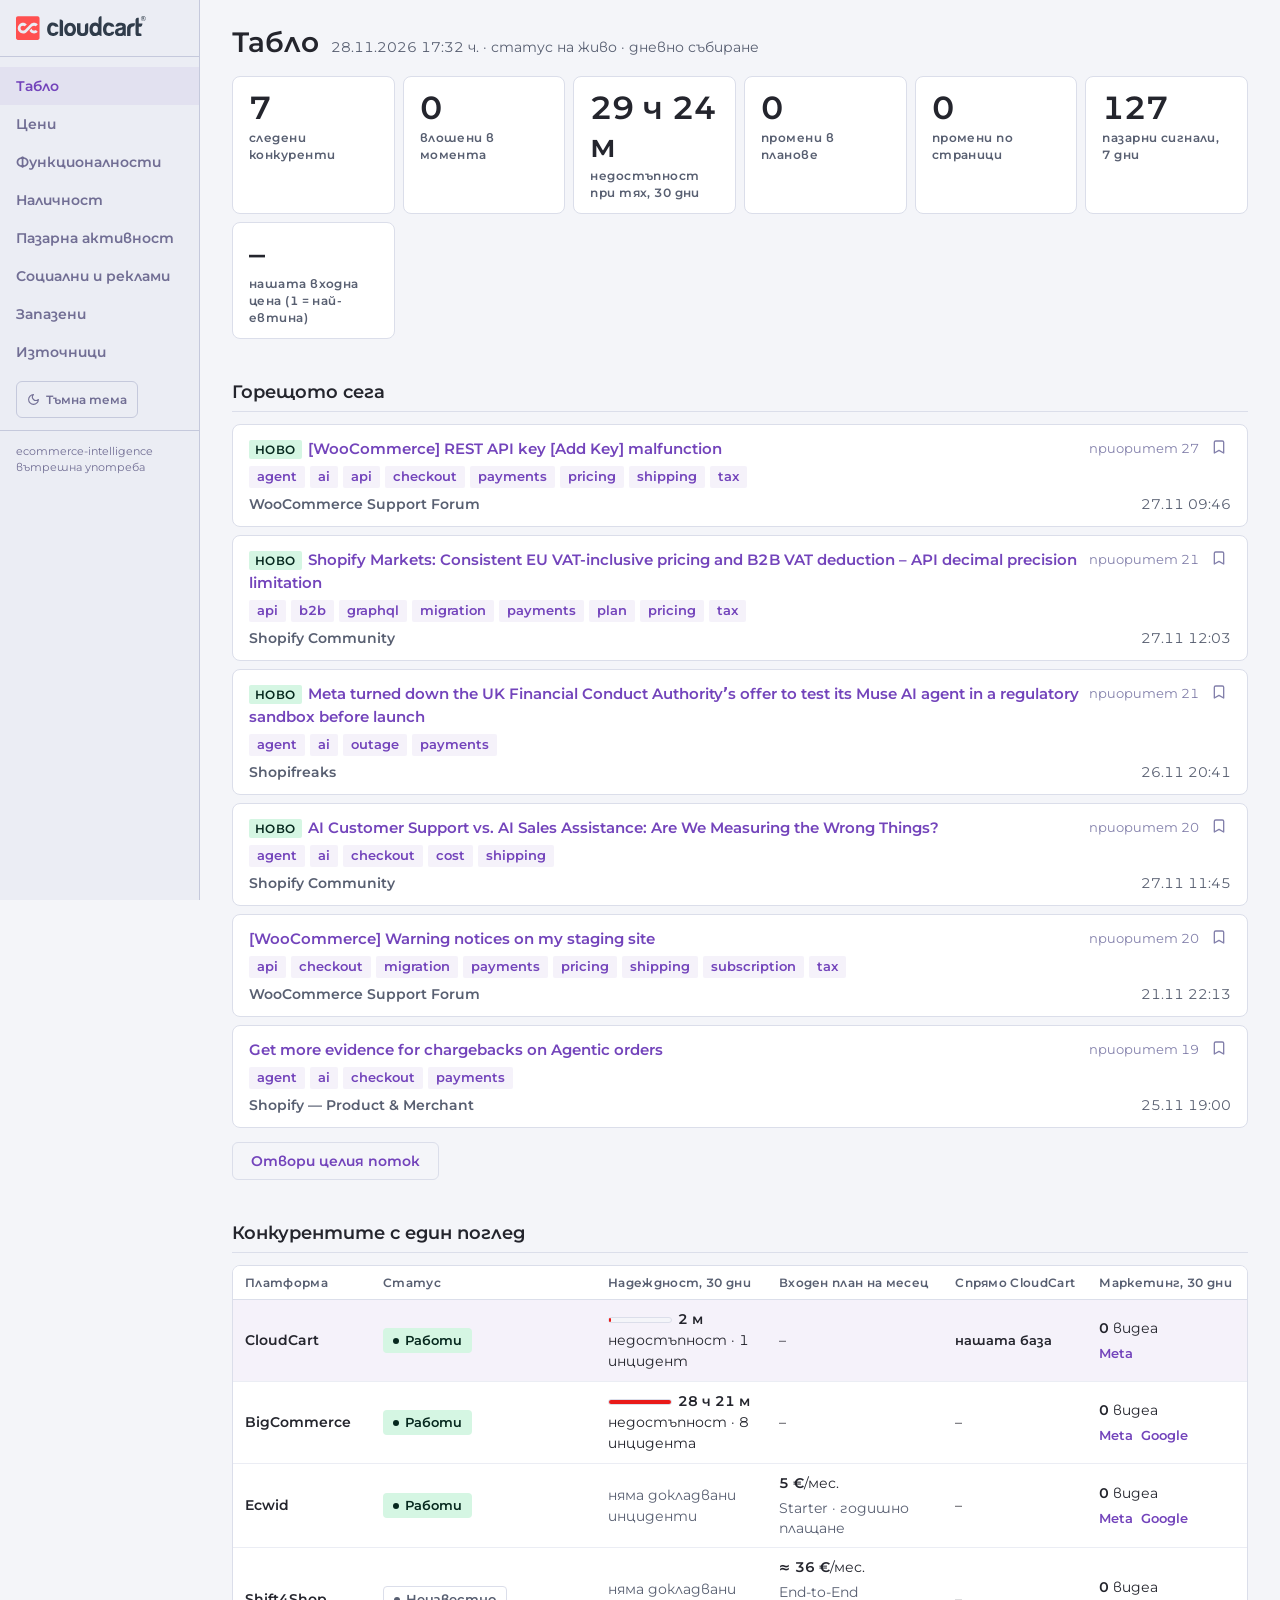
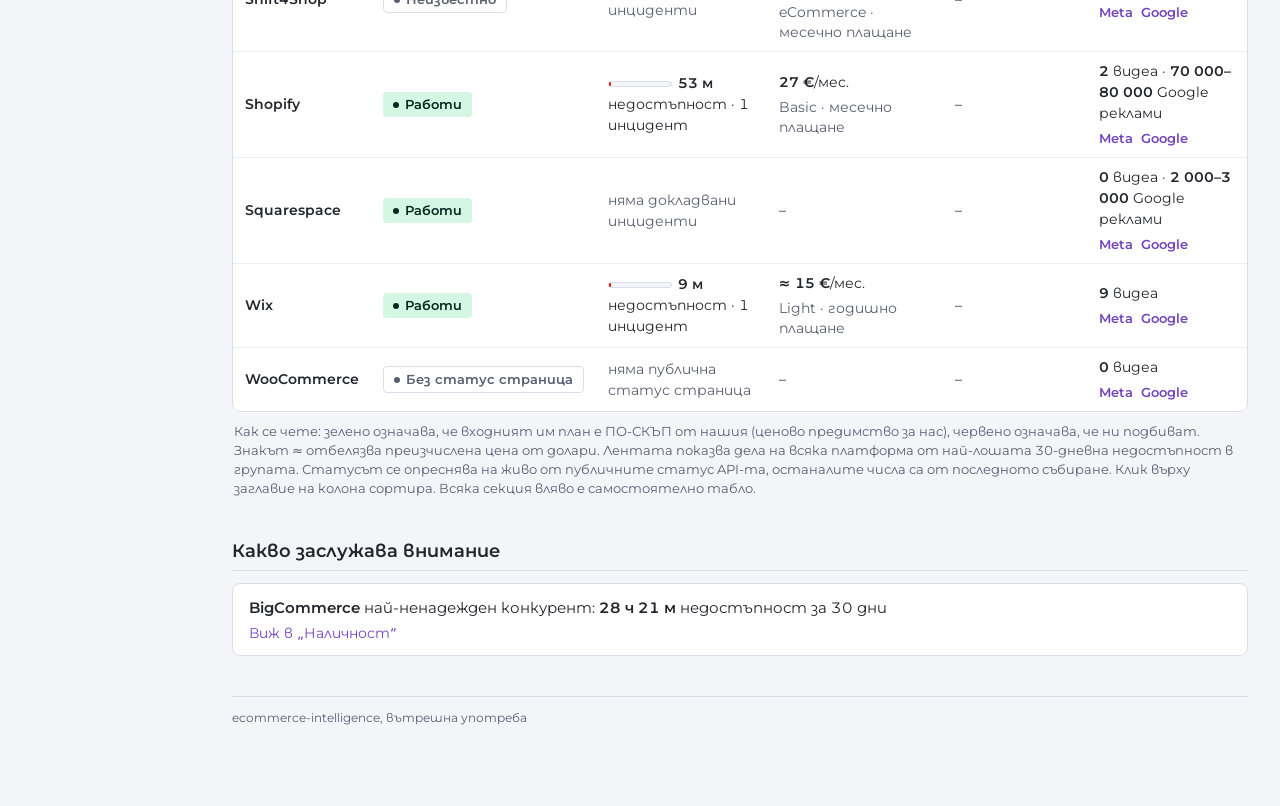
<file: reports/index.html>
<!doctype html><html lang="bg"><meta charset="utf-8"><meta name="viewport" content="width=device-width,initial-scale=1"><link rel="icon" href="favicon.ico"><title>Табло</title><script>(function(){try{var t=localStorage.getItem('cc-theme');if(t)document.documentElement.setAttribute('data-theme',t);}catch(e){}})();</script><style>
@font-face{font-family:"Montserrat";
src:url("fonts/montserrat-var.woff2") format("woff2-variations");
font-weight:100 900;font-style:normal;font-display:swap}
:root{
--bg:#F4F5F9;--fg:#24252D;--card:#FFFFFF;--muted:#585F71;--mid:#8380AB;
--border:#DBDEEA;--border-1:#EBEDF4;
--primary:#7344BB;--primary-hover:#9D67F4;--on-primary:#FFFFFF;
--primary-soft:rgba(115,68,187,.07);
--side-bg:#EBEDF4;--side-fg:#716E94;--side-border:#C5C9DC;
--ok-bg:#D5F6E3;--ok-fg:#06281E;--warn-bg:#FEF9C3;--warn-fg:#422006;
--err-bg:#FFE0E0;--err-fg:#490606;--destructive:#E91A19;
--input:#FFFFFF;--ghost-fg:#6D758A;--ghost-hover:#0000000D;
--focus:#9D67F4;
--chart-ours:#7344BB;--chart-comp:#2B7FFF;
--r-xs:2px;--r-sm:4px;--r-md:6px;--r-lg:8px;--r-xl:12px;
--row-h:50px;--row-pad-y:9px;
--dur-fast:100ms;--dur-base:160ms;--dur-slow:240ms;
--ease:cubic-bezier(.19,.91,.38,1)}
[data-theme="dark"]{
--bg:#0A0A14;--fg:#F7F8F8;--card:#1A1A2B;--muted:#8C93A4;--mid:#AEB1CD;
--border:#34314E;--border-1:#1A1A2B;
--primary:#AE82FF;--primary-hover:#C9B1FF;--on-primary:#1A1A2B;
--primary-soft:rgba(174,130,255,.10);
--side-bg:#1A1A2B;--side-fg:#C5C9DC;--side-border:#34314E;
--ok-bg:#7BDAAD;--ok-fg:#06281E;--warn-bg:#FEF08A;--warn-fg:#422006;
--err-bg:#FFA09F;--err-fg:#490606;--destructive:#FF6867;
--input:#FFFFFF0D;--ghost-fg:#DBDEEA;--ghost-hover:#FFFFFF1A;
--focus:#C9B1FF;
--chart-ours:#AE82FF;--chart-comp:#1CCFB9}
*{box-sizing:border-box}
html{font-family:"Montserrat",system-ui,sans-serif;font-size:15px;
line-height:23px;color:var(--fg);background:var(--bg);
font-variant-numeric:tabular-nums lining-nums}
body{margin:0;background:var(--bg);color:var(--fg);font-size:15px;
line-height:23px}
:is(td,th,.sku,.mono,input,code,.num){font-variant-ligatures:none;
font-feature-settings:"liga" 0,"calt" 0,"dlig" 0}
:focus-visible{outline:2px solid var(--focus);outline-offset:2px}
a{color:var(--primary);text-decoration:none}
a:hover{color:var(--primary-hover)}
h1,h2,h3,h4,h5{margin:0;color:var(--fg)}
h1{font-size:28px;line-height:36px;font-weight:600}
h3{font-size:19px;line-height:27px;font-weight:600}
h4{font-size:15px;line-height:22px;font-weight:600}
/* ---------- обикновена рамка (под-справки, писма) ---------- */
.wrap{max-width:900px;margin:0 auto;padding:24px 16px 60px}
/* ---------- админ рамка: лента < фон < карта ---------- */
.app{display:flex;min-height:100vh}
.side{flex:0 0 200px;background:var(--side-bg);
border-right:1px solid var(--side-border);padding:16px 0;
position:sticky;top:0;height:100vh;overflow-y:auto}
.side .mark{display:block;padding:0 16px 14px;font-weight:700;font-size:17px;
color:var(--fg);border-bottom:1px solid var(--side-border);margin-bottom:10px}
.side .tagl{display:block;font-size:12px;line-height:17px;font-weight:600;
letter-spacing:.44px;color:var(--side-fg);margin-top:2px}
.sitem{display:block;padding:9px 16px;font-size:14px;line-height:20px;
font-weight:600;color:var(--side-fg);
transition:background var(--dur-fast) var(--ease),color var(--dur-fast) var(--ease)}
.sitem:hover{background:var(--ghost-hover);color:var(--fg)}
.sitem.on{background:var(--primary-soft);color:var(--primary)}
.side .sfoot{padding:12px 16px;font-size:11px;line-height:16px;
color:var(--side-fg);border-top:1px solid var(--side-border);margin-top:12px}
.themebtn{display:inline-flex;align-items:center;gap:6px;margin:10px 16px 0;
padding:6px 10px;background:transparent;border:1px solid var(--side-border);
border-radius:var(--r-md);color:var(--side-fg);font:inherit;font-size:12px;
font-weight:600;cursor:pointer}
.themebtn:hover{background:var(--ghost-hover)}
.themebtn svg{width:13px;height:13px}
.main{flex:1;min-width:0;max-width:1760px;padding:24px 32px 80px}
.page-head{display:flex;flex-wrap:wrap;align-items:baseline;gap:12px;
margin-bottom:16px}
.page-head h1{font-size:28px;line-height:36px;font-weight:600}
.page-head .meta{margin:0}
@media(max-width:800px){.app{display:block}
.side{position:static;height:auto;width:100%;border-right:none;
border-bottom:1px solid var(--side-border);display:flex;flex-wrap:wrap;
align-items:center;gap:2px;padding:8px 12px}
.side .mark{border:none;margin:0;padding:0 12px 0 0}
.side .tagl{display:none}.side .sfoot{display:none}.themebtn{margin:0}
.sitem{border-radius:var(--r-md);padding:5px 10px}
.main{padding:16px 12px 60px}
body{font-size:16px}}
/* ---------- типография на секции ---------- */
.meta{color:var(--muted);font-size:13.5px;line-height:20px;margin-bottom:16px}
h2.sec,h2{font-size:18px;line-height:26px;font-weight:600;color:var(--fg);
margin:40px 0 12px;padding-bottom:6px;border-bottom:1px solid var(--border)}
section{scroll-margin-top:16px}
/* ---------- карти ---------- */
.card{background:var(--card);border:1px solid var(--border);
border-radius:var(--r-lg);padding:12px 16px;margin-bottom:8px}
.card a{font-weight:600}
.row{display:flex;justify-content:space-between;gap:12px;margin-top:6px;
font-size:13.5px;line-height:20px;color:var(--muted)}
.src{color:var(--muted);font-weight:600}
.sig{display:inline-block;background:var(--primary-soft);color:var(--primary);
border-radius:var(--r-xs);padding:2px 8px;font-size:12.5px;line-height:18px;
font-weight:600;margin:6px 5px 0 0}
.empty{color:var(--muted);font-style:italic;font-size:14px}
.warn{margin-top:24px;font-size:13.5px;color:var(--muted);
border-top:1px solid var(--border);padding-top:12px}
.warn b{color:var(--err-fg);background:var(--err-bg);padding:1px 6px;
border-radius:var(--r-xs)}
.name{font-weight:600;color:var(--fg)}
.chg{font-weight:600;color:var(--warn-fg);background:var(--warn-bg);
padding:1px 6px;border-radius:var(--r-xs)}
.sub{font-size:13.5px;line-height:20px;color:var(--muted);margin-top:4px}
.sub a{font-weight:400}
/* ---------- значки ---------- */
.badge{display:inline-flex;align-items:center;gap:6px;font-size:13px;
line-height:19px;font-weight:600;padding:3px 10px;border-radius:var(--r-sm);
white-space:nowrap}
.badge .dt{width:6px;height:6px;border-radius:50%;background:currentColor}
.badge-ok{background:var(--ok-bg);color:var(--ok-fg)}
.badge-warn{background:var(--warn-bg);color:var(--warn-fg)}
.badge-err{background:var(--err-bg);color:var(--err-fg)}
.badge-na{background:transparent;color:var(--muted);
border:1px solid var(--border)}
.pill{font-size:12px;font-weight:600;padding:2px 9px;
border-radius:var(--r-sm);border:1px solid var(--border);color:var(--muted);
float:right}
.pill-hot{border-color:transparent;color:var(--err-fg);background:var(--err-bg)}
/* ---------- KPI ---------- */
.tiles{display:grid;grid-template-columns:repeat(auto-fit,minmax(140px,1fr));
gap:8px;margin-bottom:12px}
.tile{background:var(--card);border:1px solid var(--border);
border-radius:var(--r-lg);padding:12px 16px}
.tile .n{font-size:32px;line-height:38px;font-weight:600;color:var(--fg)}
.tile .n.hot{color:var(--destructive)}
.tile .l{font-size:12px;line-height:17px;font-weight:600;
letter-spacing:.44px;color:var(--muted);margin-top:2px}
/* ---------- бутони ---------- */
.btn{display:inline-block;background:var(--primary);color:var(--on-primary);
font-weight:600;font-size:14px;height:38px;line-height:38px;padding:0 18px;
border-radius:var(--r-md);text-decoration:none;margin:6px 8px 0 0;
transition:background var(--dur-fast) var(--ease)}
.btn:hover{background:var(--primary-hover);color:var(--on-primary)}
.btn.ghost{background:transparent;color:var(--primary);
border:1px solid var(--border);line-height:36px}
.btn.ghost:hover{background:var(--ghost-hover)}
/* ---------- таблици ---------- */
.tablewrap{overflow-x:auto;border:1px solid var(--border);
border-radius:var(--r-lg);background:var(--card)}
table.dense,.matrix{width:100%;border-collapse:collapse;font-size:14px;
line-height:21px;background:var(--card)}
.matrix{min-width:640px}
table.dense th,.matrix th{text-align:left;font-size:12px;line-height:17px;
font-weight:600;letter-spacing:.33px;color:var(--muted);
padding:8px 12px;border-bottom:1px solid var(--border);white-space:nowrap}
table.dense td,.matrix td{padding:var(--row-pad-y) 12px;
border-bottom:1px solid var(--border-1);vertical-align:middle;
height:var(--row-h)}
table.dense tbody tr:last-child td,.matrix tbody tr:last-child td{border-bottom:none}
table.dense tbody tr:hover td{background:var(--bg);
transition:background var(--dur-fast) var(--ease)}
td.num,.num{text-align:right;white-space:nowrap}
table.dense th.num{text-align:right;width:1%;white-space:nowrap;
padding-right:24px}
table.dense td.num{width:1%;padding-right:24px}
.matrix .vname a,.dense .vname a{color:var(--fg);font-weight:600}
.matrix tr.ours td,.dense tr.ours td{background:var(--primary-soft)}
.matrix .na{color:var(--mid)}
.pname{font-weight:600;color:var(--fg);font-size:13px;line-height:18px}
.pprice{margin-top:1px}
.approx{color:var(--muted);font-size:12.5px}
.delta{display:inline-block;font-size:12.5px;line-height:18px;font-weight:600;
border-radius:var(--r-sm);padding:1px 6px;margin-top:3px}
.delta.up{background:var(--ok-bg);color:var(--ok-fg)}
.delta.down{background:var(--err-bg);color:var(--err-fg)}
.basis{font-size:13px;line-height:19px;color:var(--muted);margin:10px 2px 0}
/* ---------- ленти (сравнение на величини) ---------- */
.bars{margin-top:4px}
.barrow{display:flex;align-items:center;gap:12px;padding:3px 0}
.barlabel{flex:0 0 230px;font-size:14px;font-weight:600;color:var(--fg);
text-align:right;white-space:nowrap;overflow:hidden;text-overflow:ellipsis}
.bartrack{flex:1;display:flex;align-items:center;gap:8px}
.bar{height:14px;border-radius:0 var(--r-sm) var(--r-sm) 0;
background:var(--chart-comp);min-width:3px}
.bar.ours{background:var(--chart-ours)}
.barval{font-size:14px;color:var(--fg);white-space:nowrap}
@media(max-width:640px){.barlabel{flex-basis:120px}}
/* ---------- измерител в клетка ---------- */
.meter{display:inline-block;width:64px;height:6px;background:var(--bg);
border:1px solid var(--border);border-radius:3px;vertical-align:middle;
margin-right:6px}
.meter i{display:block;height:100%;background:var(--destructive);
border-radius:2px;min-width:2px}
.cellmain{color:var(--fg)}
.cellmain b{font-weight:600}
.okmuted{color:var(--muted)}
.linkrow a{display:inline-block;font-size:13px;font-weight:600;
margin-right:8px}
.foot{margin-top:40px;font-size:12px;line-height:17px;color:var(--muted);
border-top:1px solid var(--border);padding-top:12px}
.brand{display:flex;align-items:baseline;gap:10px;margin-bottom:16px;
border-bottom:1px solid var(--border);padding-bottom:12px}
.brand .mark{font-weight:700;font-size:17px;color:var(--fg)}
.brand .tag{font-size:12px;letter-spacing:.44px;color:var(--muted);
font-weight:600}
input#filterbox{width:100%;height:40px;background:var(--input);
border:1px solid var(--border);border-radius:var(--r-md);padding:0 12px;
font:inherit;color:var(--fg);margin-bottom:12px}
/* ---------- филтърни чипове (избраният е едно от шестте маркови места) --- */
.chips{display:flex;flex-wrap:wrap;gap:6px;margin-bottom:8px}
.chip{font:inherit;font-size:14px;line-height:20px;font-weight:600;
padding:6px 14px;background:var(--card);border:1px solid var(--border);
border-radius:var(--r-md);color:var(--muted);cursor:pointer;
transition:background var(--dur-fast) var(--ease),color var(--dur-fast) var(--ease)}
.chip:hover{background:var(--ghost-hover);color:var(--fg)}
.chip.on{background:var(--primary-soft);color:var(--primary);
border-color:transparent}
.logo{display:block;height:24px;width:auto;margin-bottom:2px}
.logo-d{display:none}
[data-theme="dark"] .logo-l{display:none}
[data-theme="dark"] .logo-d{display:block}
@media(min-width:1100px){
.filterable,#savedlist{display:grid;
grid-template-columns:repeat(auto-fill,minmax(520px,1fr));gap:8px;
align-items:start}
.filterable .card,#savedlist .card{margin-bottom:0}}
/* ---------- запазване за по-късно (bookmark; локално в браузъра) ------- */
.favbtn{float:right;background:transparent;border:none;cursor:pointer;
color:var(--mid);padding:2px 4px;margin-left:8px;line-height:1}
.favbtn:hover{color:var(--fg)}
.favbtn.on{color:var(--primary)}
.favbtn svg{width:16px;height:16px;vertical-align:middle}
.favbtn.on svg{fill:currentColor}
.newmark{display:inline-block;font-size:12px;line-height:17px;font-weight:600;
letter-spacing:.44px;color:var(--ok-fg);background:var(--ok-bg);
border-radius:var(--r-xs);padding:1px 6px;margin-right:6px}
.score{float:right;font-size:12.5px;color:var(--mid)}
/* ---------- матрица на възможностите: бърз преглед + детайл при клик --- */
tr.frow{cursor:pointer}
tr.frow:hover td{background:var(--bg)}
tr.frow.open td{background:var(--primary-soft)}
tr.frow .fname{font-weight:600;color:var(--fg)}
tr.frow .fhint{font-size:12.5px;color:var(--mid);font-weight:400}
tr.frow.open .fhint{color:var(--primary)}
tr.fdetail>td{background:var(--bg);padding:12px}
.fdgrid{display:grid;grid-template-columns:repeat(auto-fill,minmax(230px,1fr));
gap:8px}
.fd{background:var(--card);border:1px solid var(--border);
border-radius:var(--r-md);padding:10px 12px}
.fd.ours{background:var(--primary-soft)}
.fdv{display:flex;justify-content:space-between;align-items:center;gap:8px;
font-weight:600;color:var(--fg)}
.fdnote{font-size:13.5px;line-height:20px;color:var(--muted);margin-top:6px}
.fd .sub{margin-top:6px}
</style><body><div class=app><aside class=side><span class=mark><svg class="logo logo-l" role="img" aria-label="CloudCart" version="1.1" id="Layer_1" xmlns="http://www.w3.org/2000/svg" xmlns:xlink="http://www.w3.org/1999/xlink" x="0px" y="0px"
	 viewBox="0 0 200 37" enable-background="new 0 0 200 37" xml:space="preserve">
<g id="Warstwa_1_2_">
</g>
<g id="Clip-6">
</g>
<g id="Clip-15">
</g>
<g>
	<g>
		<g>
			<g>
				<g>
					<g>
						<path fill="#303C4A" d="M141.648,14.904c3.074-1.307,4.887,1.64,4.887,1.64h5.123c0,0-0.835-6.451-8.941-6.451
							c0,0-8.098-0.192-8.564,9.632c0,0-0.932,10.563,8.756,11.221c0,0,7.82,0.096,8.751-6.641h-4.47c0,0-1.028,2.17-3.912,2.059
							c-3.424-0.127-3.818-3.786-3.818-3.786S138.574,16.221,141.648,14.904z"/>
						<path fill="#303C4A" d="M164.186,10.747c-4.799-0.558-7.869,0.192-9.033,1.544c0,0-1.82,1.684-1.771,3.698
							c0,0,2.711,1.198,4.843,0c0,0,0.278-1.499,3.308-1.364c0,0,2.327-0.043,2.743,1.364c0,0,0.281,1.401-1.303,1.774
							c0,0-1.677,0.607-3.072,0.653c0,0-5.631,0.517-6.568,3.226c0,0-1.992,4.633,0.98,7.672c0,0,1.863,2.196,7.729,1.5
							c0,0,2-0.256,3.599-1.272c0.131-0.028,0.291-0.031,0.461-0.007c0.442,0.38,1.629,1.248,3.16,1.132V15.332
							C169.26,15.332,168.982,11.311,164.186,10.747z M160.752,26.824c-3.232,0.337-3.214-2.068-3.214-2.068
							c-0.313-2.291,2.864-2.77,2.864-2.77c1.934-0.484,3.947-1.231,3.947-1.231C165.154,26.716,160.752,26.824,160.752,26.824z"/>
						<path fill="#303C4A" d="M180.111,11.305c-8.454,0.074-8.803,7.438-8.803,7.438v12.205h5.237V20.495
							c0.277-3.574,2.591-3.999,2.591-3.999l1.602-0.141c2.869-0.405,2.656-5.051,2.656-5.051H180.111L180.111,11.305z"/>
						<path fill="#303C4A" d="M191.55,16.561c3.546-0.113,3.368-5.076,3.368-5.076h-5.656V2.602h-1.886
							c-2.38,0-3.074,3.295-3.074,3.295v11.994v10.032c0.345,3.364,3.074,3.015,3.074,3.015h6.005v-2.877
							c-0.422-1.265-1.747-1.054-1.747-1.054c-2.026-0.067-2.372-0.625-2.372-0.625v-9.837L191.55,16.561z"/>
					</g>
					<g>
						<path fill="#303C4A" d="M55.498,14.921c3.074-1.313,4.894,1.632,4.894,1.632h5.123c0,0-0.843-6.451-8.941-6.451
							c0,0-8.106-0.188-8.567,9.633c0,0-0.935,10.57,8.753,11.225c0,0,7.825,0.094,8.753-6.643h-4.469c0,0-1.027,2.164-3.909,2.06
							c-3.428-0.133-3.821-3.788-3.821-3.788S52.429,16.229,55.498,14.921z"/>
						<path fill="#303C4A" d="M67.332,5.377v25.582h5.212V8.561C72.544,8.561,72.544,5.468,67.332,5.377z"/>
						<path fill="#303C4A" d="M83.417,10.43c-6.075,0-9.103,4.594-9.103,10.262c0,5.672,3.027,10.268,9.103,10.268
							c5.753,0,9.104-4.596,9.104-10.268C92.521,15.023,89.401,10.43,83.417,10.43z M83.417,26.307c-2.34,0-4.239-2.513-4.239-5.613
							c0-3.096,1.899-5.609,4.239-5.609c2.338,0,4.237,2.514,4.237,5.609C87.654,23.794,85.755,26.307,83.417,26.307z"/>
						<path fill="#303C4A" d="M106.305,14.029c0,0,0.189,7.388,0,9.869c-0.188,2.479-3.584,2.803-3.584,2.803
							c-3.262-0.094-3.308-3.32-3.308-3.32v-12.39h-5.354v12.77c0.047,7.06,8.636,7.198,8.636,7.198
							c6.074-0.044,7.658-3.742,7.658-3.742c0.889-1.357,0.982-3.508,0.982-3.508V10.991h-1.258
							C106.907,10.898,106.305,14.029,106.305,14.029z"/>
						<path fill="#303C4A" d="M131.759,24.584l0.156-23.73c0,0-3.676-1.883-4.793,3.799v7.916c-0.086,0.012-0.168,0.006-0.246,0
							c-0.481-0.868-1.813-2.465-5.053-2.385c-4.732,0.107-8.554,3.807-8.511,10.51c0,6.178,3.203,10.254,7.896,10.254
							c2.489,0,4.396-0.238,5.671-1.572c0.3-0.105,0.815-0.198,1.38,0.016c0.549,0.62,1.391,1.279,2.52,1.4
							c0.078,0.005,0.16,0.012,0.259,0.018c0.03,0,0.063,0.008,0.09,0.008l-0.004-0.008c0.201,0.008,0.452,0,0.791,0.008
							C131.838,29.465,131.759,26.781,131.759,24.584z M126.164,21.658c0,0.479-0.04,0.971-0.123,1.418
							c-0.359,1.746-1.818,2.965-3.602,2.965c-2.545,0-4.203-2.111-4.203-5.489c0-3.125,1.41-5.646,4.248-5.646
							c1.897,0,3.238,1.385,3.598,3.009c0.082,0.369,0.082,0.808,0.082,1.138V21.658z"/>
					</g>
				</g>
			</g>
		</g>
		<path fill="#FF5050" d="M36.263,33.857c0,1.636-1.319,2.957-2.954,2.957H2.956C1.327,36.814,0,35.493,0,33.857V3.506
			c0-1.628,1.327-2.951,2.956-2.951h30.353c1.635,0,2.954,1.322,2.954,2.951V33.857z M21.8,19.266L21.8,19.266
			c0,0,3.276-3.276,3.292-3.298c1.5-1.5,3.935-1.5,5.436,0l3.051-3.05c-3.183-3.179-8.358-3.179-11.535,0
			c-0.025,0.021-8.503,8.503-8.503,8.503c-0.724,0.714-1.682,1.104-2.699,1.104c-1.025,0-1.989-0.397-2.717-1.125
			c-1.497-1.502-1.497-3.938,0-5.433c0.729-0.725,1.691-1.124,2.717-1.124c1.026,0,1.989,0.399,2.717,1.124l3.053-3.05
			c-1.541-1.539-3.592-2.395-5.77-2.395c-2.18,0-4.229,0.855-5.77,2.395c-3.178,3.18-3.178,8.352,0,11.535
			c1.541,1.54,3.59,2.389,5.77,2.389l0,0c2.153,0,4.182-0.83,5.716-2.339l0,0L21.8,19.266z M27.807,22.527
			c-1.025,0-1.988-0.4-2.717-1.129c-0.552-0.547-0.896-1.232-1.041-1.942l-3.305,3.303c0.346,0.604,0.779,1.171,1.295,1.693
			c1.542,1.54,3.591,2.389,5.768,2.389c2.182,0,4.23-0.849,5.771-2.389l-3.051-3.054C29.798,22.127,28.831,22.527,27.807,22.527z"/>
	</g>
	<path fill="#303C4A" d="M196.305,7.729c-2.179,0-3.688-1.511-3.688-3.761c0-2.252,1.552-3.782,3.688-3.782
		c2.139,0,3.695,1.529,3.695,3.782C200,6.218,198.452,7.729,196.305,7.729 M196.305,0.609c-1.752,0-3.152,1.211-3.152,3.346
		c0,2.139,1.394,3.327,3.152,3.327c1.764,0,3.168-1.199,3.168-3.327C199.473,1.831,198.066,0.609,196.305,0.609 M197.389,5.979
		l-1.244-1.793h-0.401v1.731h-0.722V1.729h1.264c0.874,0,1.459,0.446,1.459,1.227c0,0.596-0.321,0.992-0.846,1.148l1.199,1.707
		L197.389,5.979z M196.296,2.395h-0.554v1.229h0.51c0.479,0,0.771-0.194,0.771-0.616c0-0.426-0.258-0.625-0.728-0.625"/>
</g>
</svg><svg class="logo logo-d" role="img" aria-label="CloudCart" version="1.1" id="Layer_1" xmlns="http://www.w3.org/2000/svg" xmlns:xlink="http://www.w3.org/1999/xlink" x="0px" y="0px"
	 viewBox="0 0 200 37" enable-background="new 0 0 200 37" xml:space="preserve">
<g id="Warstwa_1_2_">
</g>
<g id="Clip-6">
</g>
<g id="Clip-15">
</g>
<g>
	<g>
		<g>
			<g>
				<g>
					<g>
						<path fill="#F7F8F8" d="M141.648,14.904c3.074-1.307,4.887,1.64,4.887,1.64h5.123c0,0-0.835-6.451-8.941-6.451
							c0,0-8.098-0.192-8.564,9.632c0,0-0.932,10.563,8.756,11.221c0,0,7.82,0.096,8.751-6.641h-4.47c0,0-1.028,2.17-3.912,2.059
							c-3.424-0.127-3.818-3.786-3.818-3.786S138.574,16.221,141.648,14.904z"/>
						<path fill="#F7F8F8" d="M164.186,10.747c-4.799-0.558-7.869,0.192-9.033,1.544c0,0-1.82,1.684-1.771,3.698
							c0,0,2.711,1.198,4.843,0c0,0,0.278-1.499,3.308-1.364c0,0,2.327-0.043,2.743,1.364c0,0,0.281,1.401-1.303,1.774
							c0,0-1.677,0.607-3.072,0.653c0,0-5.631,0.517-6.568,3.226c0,0-1.992,4.633,0.98,7.672c0,0,1.863,2.196,7.729,1.5
							c0,0,2-0.256,3.599-1.272c0.131-0.028,0.291-0.031,0.461-0.007c0.442,0.38,1.629,1.248,3.16,1.132V15.332
							C169.26,15.332,168.982,11.311,164.186,10.747z M160.752,26.824c-3.232,0.337-3.214-2.068-3.214-2.068
							c-0.313-2.291,2.864-2.77,2.864-2.77c1.934-0.484,3.947-1.231,3.947-1.231C165.154,26.716,160.752,26.824,160.752,26.824z"/>
						<path fill="#F7F8F8" d="M180.111,11.305c-8.454,0.074-8.803,7.438-8.803,7.438v12.205h5.237V20.495
							c0.277-3.574,2.591-3.999,2.591-3.999l1.602-0.141c2.869-0.405,2.656-5.051,2.656-5.051H180.111L180.111,11.305z"/>
						<path fill="#F7F8F8" d="M191.55,16.561c3.546-0.113,3.368-5.076,3.368-5.076h-5.656V2.602h-1.886
							c-2.38,0-3.074,3.295-3.074,3.295v11.994v10.032c0.345,3.364,3.074,3.015,3.074,3.015h6.005v-2.877
							c-0.422-1.265-1.747-1.054-1.747-1.054c-2.026-0.067-2.372-0.625-2.372-0.625v-9.837L191.55,16.561z"/>
					</g>
					<g>
						<path fill="#F7F8F8" d="M55.498,14.921c3.074-1.313,4.894,1.632,4.894,1.632h5.123c0,0-0.843-6.451-8.941-6.451
							c0,0-8.106-0.188-8.567,9.633c0,0-0.935,10.57,8.753,11.225c0,0,7.825,0.094,8.753-6.643h-4.469c0,0-1.027,2.164-3.909,2.06
							c-3.428-0.133-3.821-3.788-3.821-3.788S52.429,16.229,55.498,14.921z"/>
						<path fill="#F7F8F8" d="M67.332,5.377v25.582h5.212V8.561C72.544,8.561,72.544,5.468,67.332,5.377z"/>
						<path fill="#F7F8F8" d="M83.417,10.43c-6.075,0-9.103,4.594-9.103,10.262c0,5.672,3.027,10.268,9.103,10.268
							c5.753,0,9.104-4.596,9.104-10.268C92.521,15.023,89.401,10.43,83.417,10.43z M83.417,26.307c-2.34,0-4.239-2.513-4.239-5.613
							c0-3.096,1.899-5.609,4.239-5.609c2.338,0,4.237,2.514,4.237,5.609C87.654,23.794,85.755,26.307,83.417,26.307z"/>
						<path fill="#F7F8F8" d="M106.305,14.029c0,0,0.189,7.388,0,9.869c-0.188,2.479-3.584,2.803-3.584,2.803
							c-3.262-0.094-3.308-3.32-3.308-3.32v-12.39h-5.354v12.77c0.047,7.06,8.636,7.198,8.636,7.198
							c6.074-0.044,7.658-3.742,7.658-3.742c0.889-1.357,0.982-3.508,0.982-3.508V10.991h-1.258
							C106.907,10.898,106.305,14.029,106.305,14.029z"/>
						<path fill="#F7F8F8" d="M131.759,24.584l0.156-23.73c0,0-3.676-1.883-4.793,3.799v7.916c-0.086,0.012-0.168,0.006-0.246,0
							c-0.481-0.868-1.813-2.465-5.053-2.385c-4.732,0.107-8.554,3.807-8.511,10.51c0,6.178,3.203,10.254,7.896,10.254
							c2.489,0,4.396-0.238,5.671-1.572c0.3-0.105,0.815-0.198,1.38,0.016c0.549,0.62,1.391,1.279,2.52,1.4
							c0.078,0.005,0.16,0.012,0.259,0.018c0.03,0,0.063,0.008,0.09,0.008l-0.004-0.008c0.201,0.008,0.452,0,0.791,0.008
							C131.838,29.465,131.759,26.781,131.759,24.584z M126.164,21.658c0,0.479-0.04,0.971-0.123,1.418
							c-0.359,1.746-1.818,2.965-3.602,2.965c-2.545,0-4.203-2.111-4.203-5.489c0-3.125,1.41-5.646,4.248-5.646
							c1.897,0,3.238,1.385,3.598,3.009c0.082,0.369,0.082,0.808,0.082,1.138V21.658z"/>
					</g>
				</g>
			</g>
		</g>
		<path fill="#FF5050" d="M36.263,33.857c0,1.636-1.319,2.957-2.954,2.957H2.956C1.327,36.814,0,35.493,0,33.857V3.506
			c0-1.628,1.327-2.951,2.956-2.951h30.353c1.635,0,2.954,1.322,2.954,2.951V33.857z M21.8,19.266L21.8,19.266
			c0,0,3.276-3.276,3.292-3.298c1.5-1.5,3.935-1.5,5.436,0l3.051-3.05c-3.183-3.179-8.358-3.179-11.535,0
			c-0.025,0.021-8.503,8.503-8.503,8.503c-0.724,0.714-1.682,1.104-2.699,1.104c-1.025,0-1.989-0.397-2.717-1.125
			c-1.497-1.502-1.497-3.938,0-5.433c0.729-0.725,1.691-1.124,2.717-1.124c1.026,0,1.989,0.399,2.717,1.124l3.053-3.05
			c-1.541-1.539-3.592-2.395-5.77-2.395c-2.18,0-4.229,0.855-5.77,2.395c-3.178,3.18-3.178,8.352,0,11.535
			c1.541,1.54,3.59,2.389,5.77,2.389l0,0c2.153,0,4.182-0.83,5.716-2.339l0,0L21.8,19.266z M27.807,22.527
			c-1.025,0-1.988-0.4-2.717-1.129c-0.552-0.547-0.896-1.232-1.041-1.942l-3.305,3.303c0.346,0.604,0.779,1.171,1.295,1.693
			c1.542,1.54,3.591,2.389,5.768,2.389c2.182,0,4.23-0.849,5.771-2.389l-3.051-3.054C29.798,22.127,28.831,22.527,27.807,22.527z"/>
	</g>
	<path fill="#F7F8F8" d="M196.305,7.729c-2.179,0-3.688-1.511-3.688-3.761c0-2.252,1.552-3.782,3.688-3.782
		c2.139,0,3.695,1.529,3.695,3.782C200,6.218,198.452,7.729,196.305,7.729 M196.305,0.609c-1.752,0-3.152,1.211-3.152,3.346
		c0,2.139,1.394,3.327,3.152,3.327c1.764,0,3.168-1.199,3.168-3.327C199.473,1.831,198.066,0.609,196.305,0.609 M197.389,5.979
		l-1.244-1.793h-0.401v1.731h-0.722V1.729h1.264c0.874,0,1.459,0.446,1.459,1.227c0,0.596-0.321,0.992-0.846,1.148l1.199,1.707
		L197.389,5.979z M196.296,2.395h-0.554v1.229h0.51c0.479,0,0.771-0.194,0.771-0.616c0-0.426-0.258-0.625-0.728-0.625"/>
</g>
</svg></span><a class='sitem on' href='index.html'>Табло</a><a class='sitem' href='pricing.html'>Цени</a><a class='sitem' href='features.html'>Функционалности</a><a class='sitem' href='availability.html'>Наличност</a><a class='sitem' href='activity.html'>Пазарна активност</a><a class='sitem' href='social.html'>Социални и реклами</a><a class='sitem' href='saved.html'>Запазени</a><a class='sitem' href='sources.html'>Източници</a><button class=themebtn id=themebtn type=button><svg viewBox="0 0 24 24" fill="none" stroke="currentColor" stroke-width="2" stroke-linecap="round" stroke-linejoin="round"><path d="M12 3a6 6 0 0 0 9 9 9 9 0 1 1-9-9Z"/></svg><span class=tlab>Тъмна тема</span></button><div class=sfoot>ecommerce-intelligence<br>вътрешна употреба</div></aside><main class=main><div class=page-head><h1>Табло</h1><div class=meta>28.11.2026 17:32 ч. · статус на живо · дневно събиране</div></div><div class=tiles><div class=tile><div class='n'>7</div><div class=l>следени конкуренти</div></div><div class=tile><div class='n'>0</div><div class=l>влошени в момента</div></div><div class=tile><div class='n'>29 ч 24 м</div><div class=l>недостъпност при тях, 30 дни</div></div><div class=tile><div class='n'>0</div><div class=l>промени в планове</div></div><div class=tile><div class='n'>0</div><div class=l>промени по страници</div></div><div class=tile><div class='n'>127</div><div class=l>пазарни сигнали, 7 дни</div></div><div class=tile><div class='n'>–</div><div class=l>нашата входна цена (1 = най-евтина)</div></div></div><h2>Горещото сега</h2><div class=card data-tags='ai pricing payments tech retail community prio'><button type=button class=favbtn data-fav="{&quot;u&quot;: &quot;https://wordpress.org/support/topic/rest-api-key-add-key-malfunction/&quot;, &quot;t&quot;: &quot;[WooCommerce] REST API key [Add Key] malfunction&quot;, &quot;s&quot;: &quot;WooCommerce Support Forum&quot;, &quot;d&quot;: &quot;27.11 09:46&quot;, &quot;g&quot;: [&quot;agent&quot;, &quot;ai&quot;, &quot;api&quot;, &quot;checkout&quot;, &quot;payments&quot;, &quot;pricing&quot;, &quot;shipping&quot;, &quot;tax&quot;]}"><svg viewBox="0 0 24 24" fill="none" stroke="currentColor" stroke-width="2" stroke-linecap="round" stroke-linejoin="round"><path d="m19 21-7-4-7 4V5a2 2 0 0 1 2-2h10a2 2 0 0 1 2 2v16z"/></svg></button><span class=score>приоритет 27</span><span class=newmark>НОВО</span><a href='https://wordpress.org/support/topic/rest-api-key-add-key-malfunction/' target=_blank>[WooCommerce] REST API key [Add Key] malfunction</a><div><span class=sig>agent</span><span class=sig>ai</span><span class=sig>api</span><span class=sig>checkout</span><span class=sig>payments</span><span class=sig>pricing</span><span class=sig>shipping</span><span class=sig>tax</span></div><div class=row><span class=src>WooCommerce Support Forum</span><span>27.11 09:46</span></div></div><div class=card data-tags='pricing payments migration tech retail community prio'><button type=button class=favbtn data-fav="{&quot;u&quot;: &quot;https://community.shopify.com/t/shopify-markets-consistent-eu-vat-inclusive-pricing-and-b2b-vat-deduction-api-decimal-precision-limitation/723614&quot;, &quot;t&quot;: &quot;Shopify Markets: Consistent EU VAT-inclusive pricing and B2B VAT deduction – API decimal precision limitation&quot;, &quot;s&quot;: &quot;Shopify Community&quot;, &quot;d&quot;: &quot;27.11 12:03&quot;, &quot;g&quot;: [&quot;api&quot;, &quot;b2b&quot;, &quot;graphql&quot;, &quot;migration&quot;, &quot;payments&quot;, &quot;plan&quot;, &quot;pricing&quot;, &quot;tax&quot;]}"><svg viewBox="0 0 24 24" fill="none" stroke="currentColor" stroke-width="2" stroke-linecap="round" stroke-linejoin="round"><path d="m19 21-7-4-7 4V5a2 2 0 0 1 2-2h10a2 2 0 0 1 2 2v16z"/></svg></button><span class=score>приоритет 21</span><span class=newmark>НОВО</span><a href='https://community.shopify.com/t/shopify-markets-consistent-eu-vat-inclusive-pricing-and-b2b-vat-deduction-api-decimal-precision-limitation/723614' target=_blank>Shopify Markets: Consistent EU VAT-inclusive pricing and B2B VAT deduction – API decimal precision limitation</a><div><span class=sig>api</span><span class=sig>b2b</span><span class=sig>graphql</span><span class=sig>migration</span><span class=sig>payments</span><span class=sig>plan</span><span class=sig>pricing</span><span class=sig>tax</span></div><div class=row><span class=src>Shopify Community</span><span>27.11 12:03</span></div></div><div class=card data-tags='ai payments outage newsletter prio'><button type=button class=favbtn data-fav="{&quot;u&quot;: &quot;https://www.shopifreaks.com/meta-turned-down-the-uk-financial-conduct-authoritys-offer-to-test-its-muse-ai-agent-in-a-regulatory-sandbox-before-launch/&quot;, &quot;t&quot;: &quot;Meta turned down the UK Financial Conduct Authority’s offer to test its Muse AI agent in a regulatory sandbox before launch&quot;, &quot;s&quot;: &quot;Shopifreaks&quot;, &quot;d&quot;: &quot;26.11 20:41&quot;, &quot;g&quot;: [&quot;agent&quot;, &quot;ai&quot;, &quot;outage&quot;, &quot;payments&quot;]}"><svg viewBox="0 0 24 24" fill="none" stroke="currentColor" stroke-width="2" stroke-linecap="round" stroke-linejoin="round"><path d="m19 21-7-4-7 4V5a2 2 0 0 1 2-2h10a2 2 0 0 1 2 2v16z"/></svg></button><span class=score>приоритет 21</span><span class=newmark>НОВО</span><a href='https://www.shopifreaks.com/meta-turned-down-the-uk-financial-conduct-authoritys-offer-to-test-its-muse-ai-agent-in-a-regulatory-sandbox-before-launch/' target=_blank>Meta turned down the UK Financial Conduct Authority’s offer to test its Muse AI agent in a regulatory sandbox before launch</a><div><span class=sig>agent</span><span class=sig>ai</span><span class=sig>outage</span><span class=sig>payments</span></div><div class=row><span class=src>Shopifreaks</span><span>26.11 20:41</span></div></div><div class=card data-tags='ai pricing payments retail community prio'><button type=button class=favbtn data-fav="{&quot;u&quot;: &quot;https://community.shopify.com/t/ai-customer-support-vs-ai-sales-assistance-are-we-measuring-the-wrong-things/723611&quot;, &quot;t&quot;: &quot;AI Customer Support vs. AI Sales Assistance: Are We Measuring the Wrong Things?&quot;, &quot;s&quot;: &quot;Shopify Community&quot;, &quot;d&quot;: &quot;27.11 11:45&quot;, &quot;g&quot;: [&quot;agent&quot;, &quot;ai&quot;, &quot;checkout&quot;, &quot;cost&quot;, &quot;shipping&quot;]}"><svg viewBox="0 0 24 24" fill="none" stroke="currentColor" stroke-width="2" stroke-linecap="round" stroke-linejoin="round"><path d="m19 21-7-4-7 4V5a2 2 0 0 1 2-2h10a2 2 0 0 1 2 2v16z"/></svg></button><span class=score>приоритет 20</span><span class=newmark>НОВО</span><a href='https://community.shopify.com/t/ai-customer-support-vs-ai-sales-assistance-are-we-measuring-the-wrong-things/723611' target=_blank>AI Customer Support vs. AI Sales Assistance: Are We Measuring the Wrong Things?</a><div><span class=sig>agent</span><span class=sig>ai</span><span class=sig>checkout</span><span class=sig>cost</span><span class=sig>shipping</span></div><div class=row><span class=src>Shopify Community</span><span>27.11 11:45</span></div></div><div class=card data-tags='pricing payments migration tech retail community prio'><button type=button class=favbtn data-fav="{&quot;u&quot;: &quot;https://wordpress.org/support/topic/warning-notices-on-my-staging-site/&quot;, &quot;t&quot;: &quot;[WooCommerce] Warning notices on my staging site&quot;, &quot;s&quot;: &quot;WooCommerce Support Forum&quot;, &quot;d&quot;: &quot;21.11 22:13&quot;, &quot;g&quot;: [&quot;api&quot;, &quot;checkout&quot;, &quot;migration&quot;, &quot;payments&quot;, &quot;pricing&quot;, &quot;shipping&quot;, &quot;subscription&quot;, &quot;tax&quot;]}"><svg viewBox="0 0 24 24" fill="none" stroke="currentColor" stroke-width="2" stroke-linecap="round" stroke-linejoin="round"><path d="m19 21-7-4-7 4V5a2 2 0 0 1 2-2h10a2 2 0 0 1 2 2v16z"/></svg></button><span class=score>приоритет 20</span><a href='https://wordpress.org/support/topic/warning-notices-on-my-staging-site/' target=_blank>[WooCommerce] Warning notices on my staging site</a><div><span class=sig>api</span><span class=sig>checkout</span><span class=sig>migration</span><span class=sig>payments</span><span class=sig>pricing</span><span class=sig>shipping</span><span class=sig>subscription</span><span class=sig>tax</span></div><div class=row><span class=src>WooCommerce Support Forum</span><span>21.11 22:13</span></div></div><div class=card data-tags='ai payments platform prio'><button type=button class=favbtn data-fav="{&quot;u&quot;: &quot;https://changelog.shopify.com/posts/get-more-evidence-for-chargebacks-on-agentic-orders&quot;, &quot;t&quot;: &quot;Get more evidence for chargebacks on Agentic orders&quot;, &quot;s&quot;: &quot;Shopify — Product &amp; Merchant&quot;, &quot;d&quot;: &quot;25.11 19:00&quot;, &quot;g&quot;: [&quot;agent&quot;, &quot;ai&quot;, &quot;checkout&quot;, &quot;payments&quot;]}"><svg viewBox="0 0 24 24" fill="none" stroke="currentColor" stroke-width="2" stroke-linecap="round" stroke-linejoin="round"><path d="m19 21-7-4-7 4V5a2 2 0 0 1 2-2h10a2 2 0 0 1 2 2v16z"/></svg></button><span class=score>приоритет 19</span><a href='https://changelog.shopify.com/posts/get-more-evidence-for-chargebacks-on-agentic-orders' target=_blank>Get more evidence for chargebacks on Agentic orders</a><div><span class=sig>agent</span><span class=sig>ai</span><span class=sig>checkout</span><span class=sig>payments</span></div><div class=row><span class=src>Shopify — Product &amp; Merchant</span><span>25.11 19:00</span></div></div><a class='btn ghost' href='activity.html'>Отвори целия поток</a><h2>Конкурентите с един поглед</h2><div class=tablewrap><table class=dense><thead><tr><th>Платформа</th><th>Статус</th><th>Надеждност, 30 дни</th><th>Входен план на месец</th><th>Спрямо CloudCart</th><th>Маркетинг, 30 дни</th></tr></thead><tbody><tr class=ours><td class=vname><a href='#' target=_blank>CloudCart</a></td><td><span class='badge badge-ok' data-vendor='CloudCart'><span class=dt></span>Работи</span></td><td><span class=meter><i style='width:2%'></i></span><span class=cellmain><b>2 м</b> недостъпност · 1 инцидент</span></td><td>–</td><td><span class=pname>нашата база</span></td><td><span class=cellmain><b>0</b> видеа</span><div class='sub linkrow'><a href='https://www.facebook.com/ads/library/?active_status=all&amp;ad_type=all&amp;country=ALL&amp;view_all_page_id=568107196673063' target=_blank>Meta</a></div></td></tr><tr><td class=vname><a href='#' target=_blank>BigCommerce</a></td><td><span class='badge badge-ok' data-vendor='BigCommerce'><span class=dt></span>Работи</span></td><td><span class=meter><i style='width:100%'></i></span><span class=cellmain><b>28 ч 21 м</b> недостъпност · 8 инцидента</span></td><td>–</td><td>–</td><td><span class=cellmain><b>0</b> видеа</span><div class='sub linkrow'><a href='https://www.facebook.com/ads/library/?active_status=all&amp;ad_type=all&amp;country=ALL&amp;view_all_page_id=100064631536174' target=_blank>Meta</a><a href='https://adstransparency.google.com/?region=anywhere&amp;domain=bigcommerce.com' target=_blank>Google</a></div></td></tr><tr><td class=vname><a href='https://www.ecwid.com/pricing' target=_blank>Ecwid</a></td><td><span class='badge badge-ok' data-vendor='Ecwid'><span class=dt></span>Работи</span></td><td><span class=okmuted>няма докладвани инциденти</span></td><td><span class=cellmain><b>5 €</b>/мес.</span><div class=sub>Starter · годишно плащане</div></td><td>–</td><td><span class=cellmain><b>0</b> видеа</span><div class='sub linkrow'><a href='https://www.facebook.com/ads/library/?active_status=all&amp;ad_type=all&amp;country=ALL&amp;view_all_page_id=100064707518285' target=_blank>Meta</a><a href='https://adstransparency.google.com/?region=anywhere&amp;domain=ecwid.com' target=_blank>Google</a></div></td></tr><tr><td class=vname><a href='https://www.shift4shop.com/pricing.htm' target=_blank>Shift4Shop</a></td><td><span class='badge badge-na' data-vendor='Shift4Shop'><span class=dt></span>Неизвестно</span></td><td><span class=okmuted>няма докладвани инциденти</span></td><td><span class=cellmain><b>≈ 36 €</b>/мес.</span><div class=sub>End-to-End eCommerce · месечно плащане</div></td><td>–</td><td><span class=cellmain><b>0</b> видеа</span><div class='sub linkrow'><a href='https://www.facebook.com/ads/library/?active_status=all&amp;ad_type=all&amp;country=ALL&amp;view_all_page_id=61578480932403' target=_blank>Meta</a><a href='https://adstransparency.google.com/?region=anywhere&amp;domain=shift4shop.com' target=_blank>Google</a></div></td></tr><tr><td class=vname><a href='https://www.shopify.com/bg/pricing' target=_blank>Shopify</a></td><td><span class='badge badge-ok' data-vendor='Shopify'><span class=dt></span>Работи</span></td><td><span class=meter><i style='width:3%'></i></span><span class=cellmain><b>53 м</b> недостъпност · 1 инцидент</span></td><td><span class=cellmain><b>27 €</b>/мес.</span><div class=sub>Basic · месечно плащане</div></td><td>–</td><td><span class=cellmain><b>2</b> видеа · <b>70 000–80 000</b> Google реклами</span><div class='sub linkrow'><a href='https://www.facebook.com/ads/library/?active_status=all&amp;ad_type=all&amp;country=ALL&amp;view_all_page_id=100064482022452' target=_blank>Meta</a><a href='https://adstransparency.google.com/advertiser/AR01625195283841286145?region=anywhere' target=_blank>Google</a></div></td></tr><tr><td class=vname><a href='#' target=_blank>Squarespace</a></td><td><span class='badge badge-ok' data-vendor='Squarespace'><span class=dt></span>Работи</span></td><td><span class=okmuted>няма докладвани инциденти</span></td><td>–</td><td>–</td><td><span class=cellmain><b>0</b> видеа · <b>2 000–3 000</b> Google реклами</span><div class='sub linkrow'><a href='https://www.facebook.com/ads/library/?active_status=all&amp;ad_type=all&amp;country=ALL&amp;view_all_page_id=100064536500635' target=_blank>Meta</a><a href='https://adstransparency.google.com/advertiser/AR03332077890714992641?region=anywhere' target=_blank>Google</a></div></td></tr><tr><td class=vname><a href='https://www.wix.com/plans' target=_blank>Wix</a></td><td><span class='badge badge-ok' data-vendor='Wix'><span class=dt></span>Работи</span></td><td><span class=meter><i style='width:2%'></i></span><span class=cellmain><b>9 м</b> недостъпност · 1 инцидент</span></td><td><span class=cellmain><b>≈ 15 €</b>/мес.</span><div class=sub>Light · годишно плащане</div></td><td>–</td><td><span class=cellmain><b>9</b> видеа</span><div class='sub linkrow'><a href='https://www.facebook.com/ads/library/?active_status=all&amp;ad_type=all&amp;country=ALL&amp;view_all_page_id=100064617644523' target=_blank>Meta</a><a href='https://adstransparency.google.com/?region=anywhere&amp;domain=wix.com' target=_blank>Google</a></div></td></tr><tr><td class=vname><a href='https://woocommerce.com/pricing/' target=_blank>WooCommerce</a></td><td><span class='badge badge-na' data-vendor='WooCommerce'><span class=dt></span>Без статус страница</span></td><td><span class=okmuted>няма публична статус страница</span></td><td>–</td><td>–</td><td><span class=cellmain><b>0</b> видеа</span><div class='sub linkrow'><a href='https://www.facebook.com/ads/library/?active_status=all&amp;ad_type=all&amp;country=ALL&amp;view_all_page_id=154986584179' target=_blank>Meta</a><a href='https://adstransparency.google.com/advertiser/AR00942462403386277889?region=anywhere' target=_blank>Google</a></div></td></tr></tbody></table></div><div class=basis>Как се чете: зелено означава, че входният им план е ПО-СКЪП от нашия (ценово предимство за нас), червено означава, че ни подбиват. Знакът ≈ отбелязва преизчислена цена от долари. Лентата показва дела на всяка платформа от най-лошата 30-дневна недостъпност в групата. Статусът се опреснява на живо от публичните статус API-та, останалите числа са от последното събиране. Клик върху заглавие на колона сортира. Всяка секция вляво е самостоятелно табло.</div><h2>Какво заслужава внимание</h2><div class=card><span class=name>BigCommerce</span> <span class=cellmain>най-ненадежден конкурент: <b>28 ч 21 м</b> недостъпност за 30 дни</span><div class=sub><a href='availability.html'>Виж в „Наличност“</a></div></div><footer class=foot>ecommerce-intelligence, вътрешна употреба</footer></main></div><script>
var tb=document.getElementById('themebtn');
if(tb){tb.addEventListener('click',function(){
var r=document.documentElement,
d=r.getAttribute('data-theme')==='dark'?'':'dark';
if(d)r.setAttribute('data-theme',d);else r.removeAttribute('data-theme');
try{localStorage.setItem('cc-theme',d)}catch(e){}
tb.querySelector('.tlab').textContent=d?'Светла тема':'Тъмна тема';});}

var A={"CloudCart": {"u": "https://status.cloudcart.com/api/getMonitorList/Xp6MXTnl73", "k": "uptimerobot"}, "Shopify": {"u": "https://www.shopifystatus.com/api/v2/status.json", "k": "statuspage"}, "BigCommerce": {"u": "https://status.bigcommerce.com/api/v2/status.json", "k": "statuspage"}, "Wix": {"u": "https://status.wix.com/api/v2/status.json", "k": "statuspage"}, "Squarespace": {"u": "https://status.squarespace.com/api/v2/status.json", "k": "statuspage"}, "Ecwid": {"u": "https://status.ecwid.com/api/v2/status.json", "k": "statuspage"}, "Shift4Shop": {"u": "https://status.shift4.com/api/v2/status.json", "k": "statuspage"}},M={none:['badge-ok','Работи'],minor:['badge-warn','Влошено'],
major:['badge-err','Частичен срив'],critical:['badge-err','Голям срив']};
Object.keys(A).forEach(function(v){fetch(A[v].u).then(function(r){return r.json()})
.then(function(j){var i;
if(A[v].k==='uptimerobot'){var c=((j.statistics||{}).counts)||{};
i=(c.down|0)===0?'none':((c.down|0)>=2?'major':'minor');}
else{i=(j.status&&j.status.indicator)||'unknown';}
var c2=M[i];if(!c2)return;
document.querySelectorAll("[data-vendor='"+v+"'],[data-vendor='"+v+"-d']")
.forEach(function(el){el.className='badge '+c2[0];
el.innerHTML="<span class=dt></span>"+c2[1]+" <span class=approx>на живо</span>";});})
.catch(function(){});});

document.querySelectorAll('table.dense th').forEach(function(th){
th.style.cursor='pointer';th.title='Сортирай';
th.addEventListener('click',function(){
var tb=th.closest('table').tBodies[0],i=[].indexOf.call(th.parentNode.children,th),
rows=[].slice.call(tb.rows),asc=th.dataset.asc!=='1';
th.dataset.asc=asc?'1':'0';
rows.sort(function(a,b){
var x=(a.cells[i]||{}).textContent||'',y=(b.cells[i]||{}).textContent||'';
var nx=parseFloat(x.replace(/[^0-9.\-]/g,'')),ny=parseFloat(y.replace(/[^0-9.\-]/g,''));
if(!isNaN(nx)&&!isNaN(ny))return asc?nx-ny:ny-nx;
return asc?x.localeCompare(y):y.localeCompare(x);});
rows.forEach(function(r){tb.appendChild(r)});});});

function ccFavs(){try{return JSON.parse(localStorage.getItem('cc-favs')||'{}')}
catch(e){return {}}}
function ccFavsSave(f){try{localStorage.setItem('cc-favs',
JSON.stringify(f))}catch(e){}}
document.querySelectorAll('.favbtn[data-fav]').forEach(function(b){
var d;try{d=JSON.parse(b.dataset.fav)}catch(e){return}
function paint(){b.classList.toggle('on',!!ccFavs()[d.u]);
b.title=ccFavs()[d.u]?'Премахни от запазените':'Запази за по-късно';}
b.addEventListener('click',function(e){e.preventDefault();e.stopPropagation();
var f=ccFavs();if(f[d.u]){delete f[d.u]}else{d.ts=Date.now();f[d.u]=d}
ccFavsSave(f);paint();});paint();});
</script></body></html>
</file>
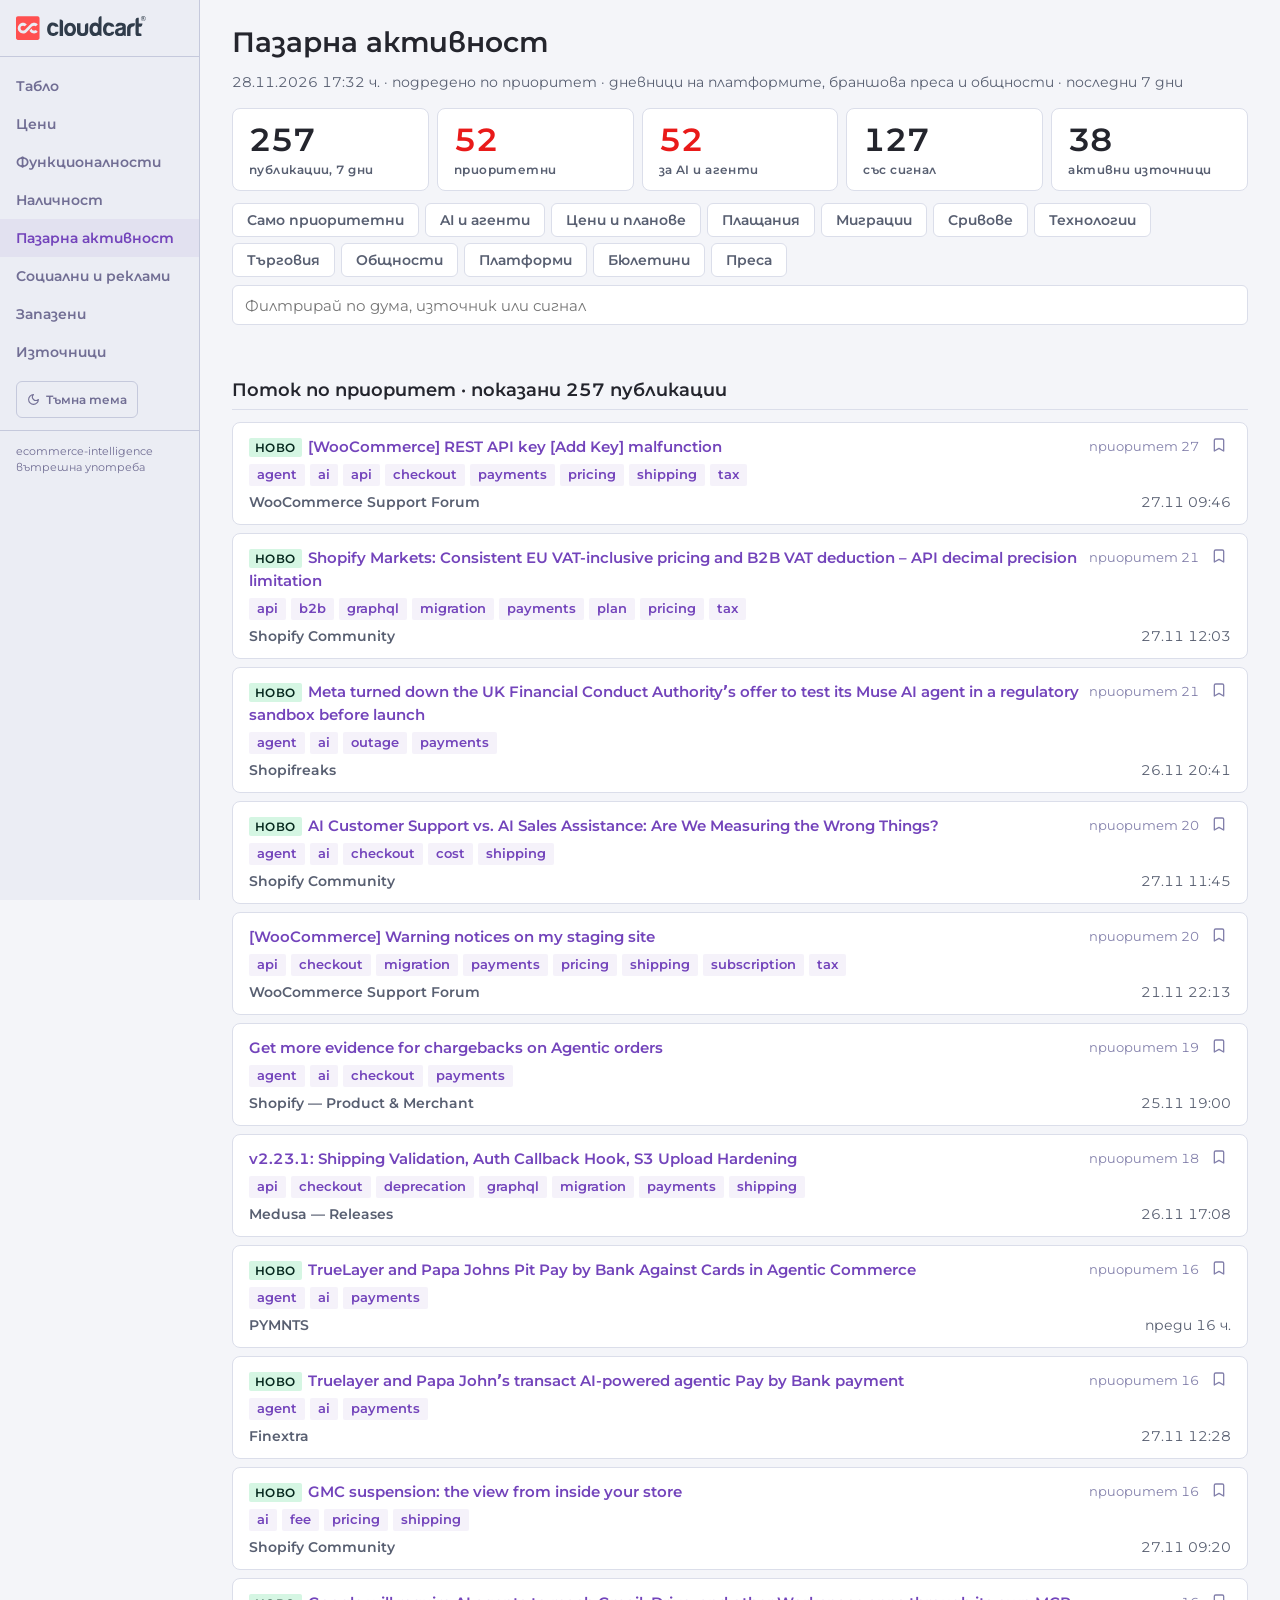
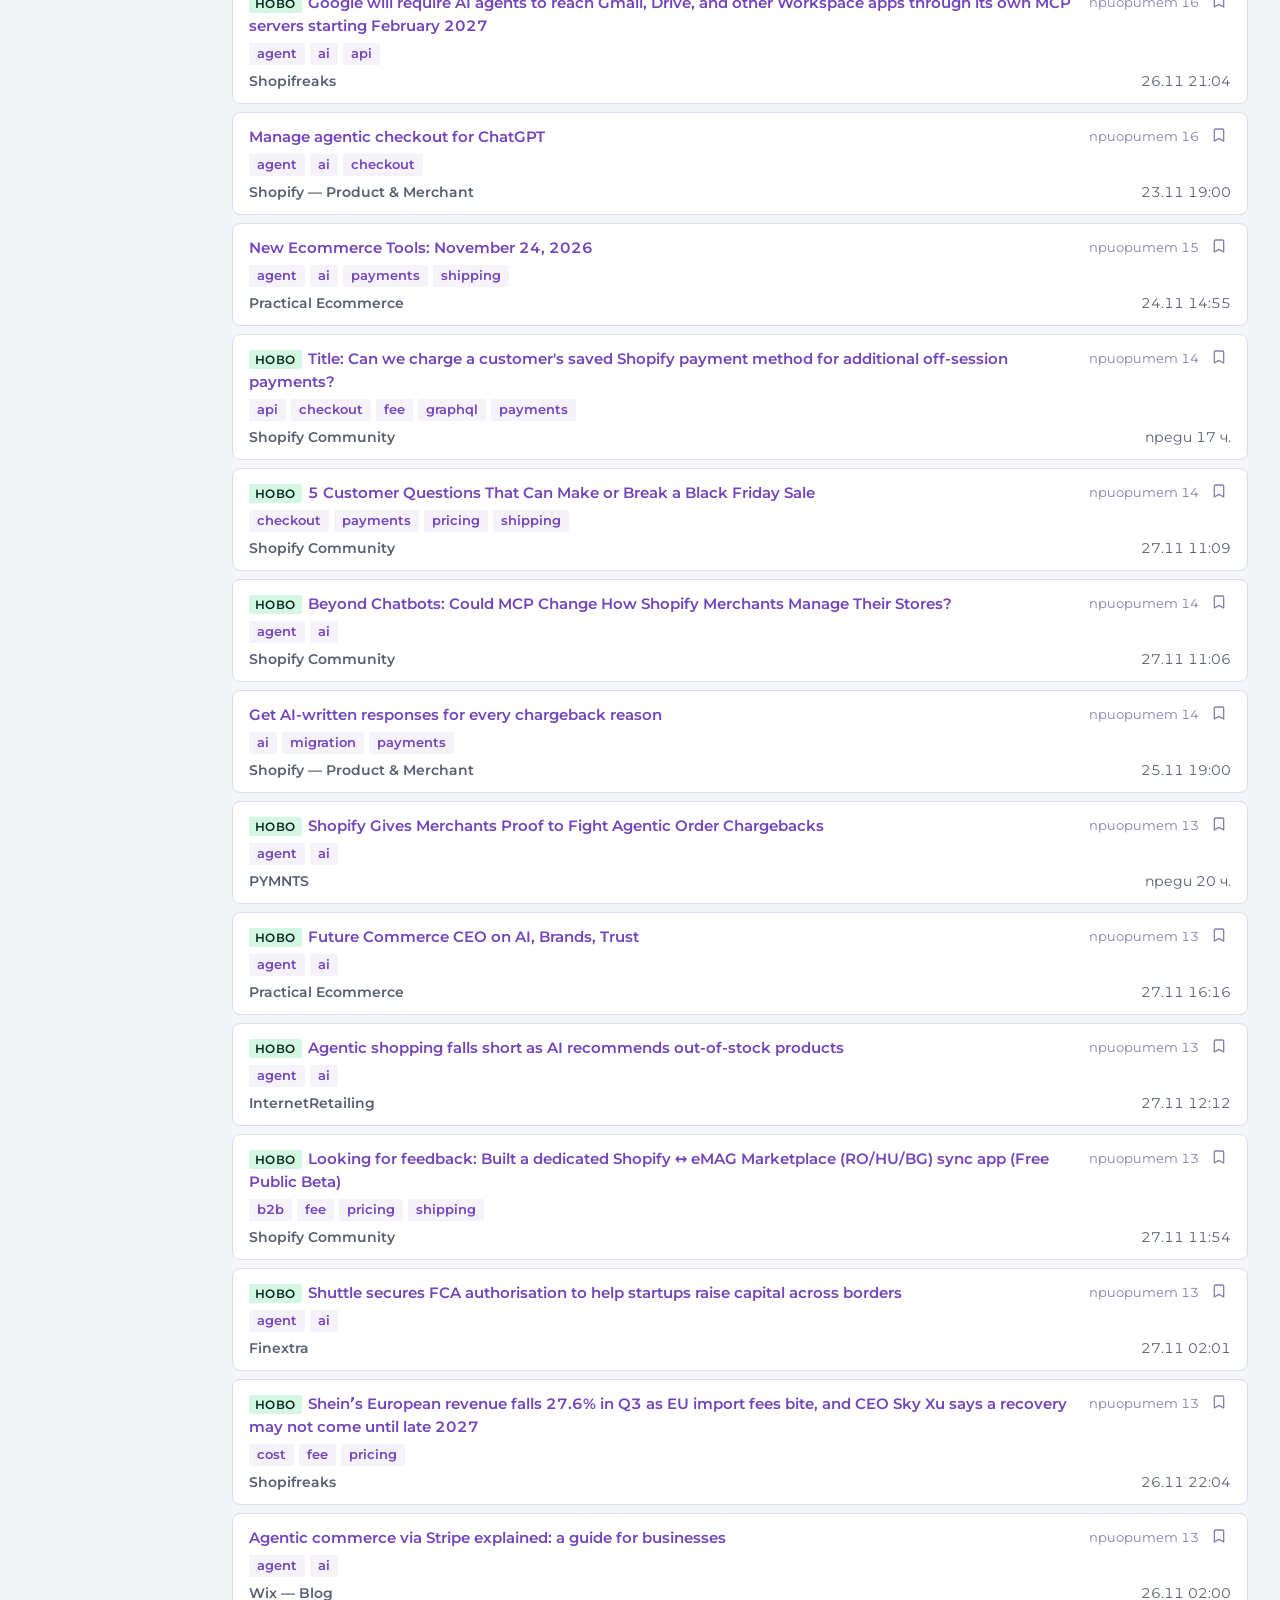
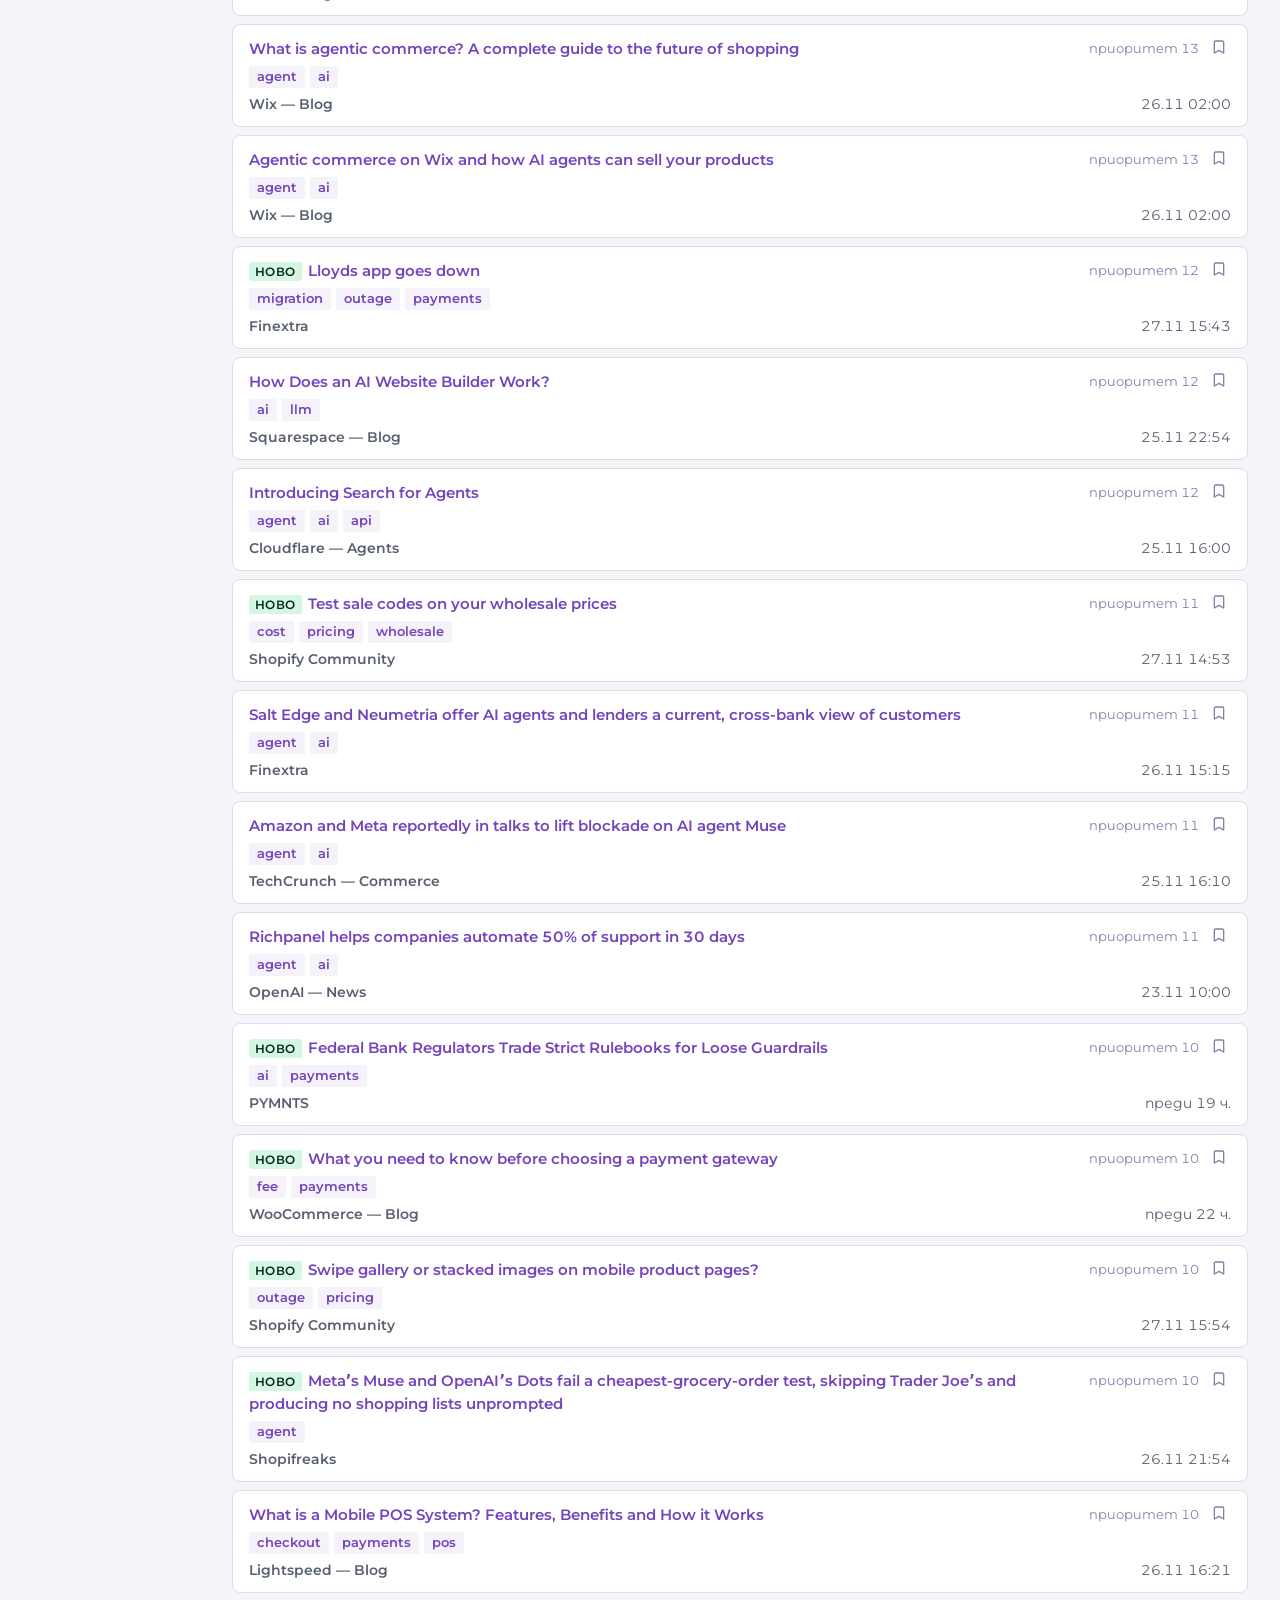
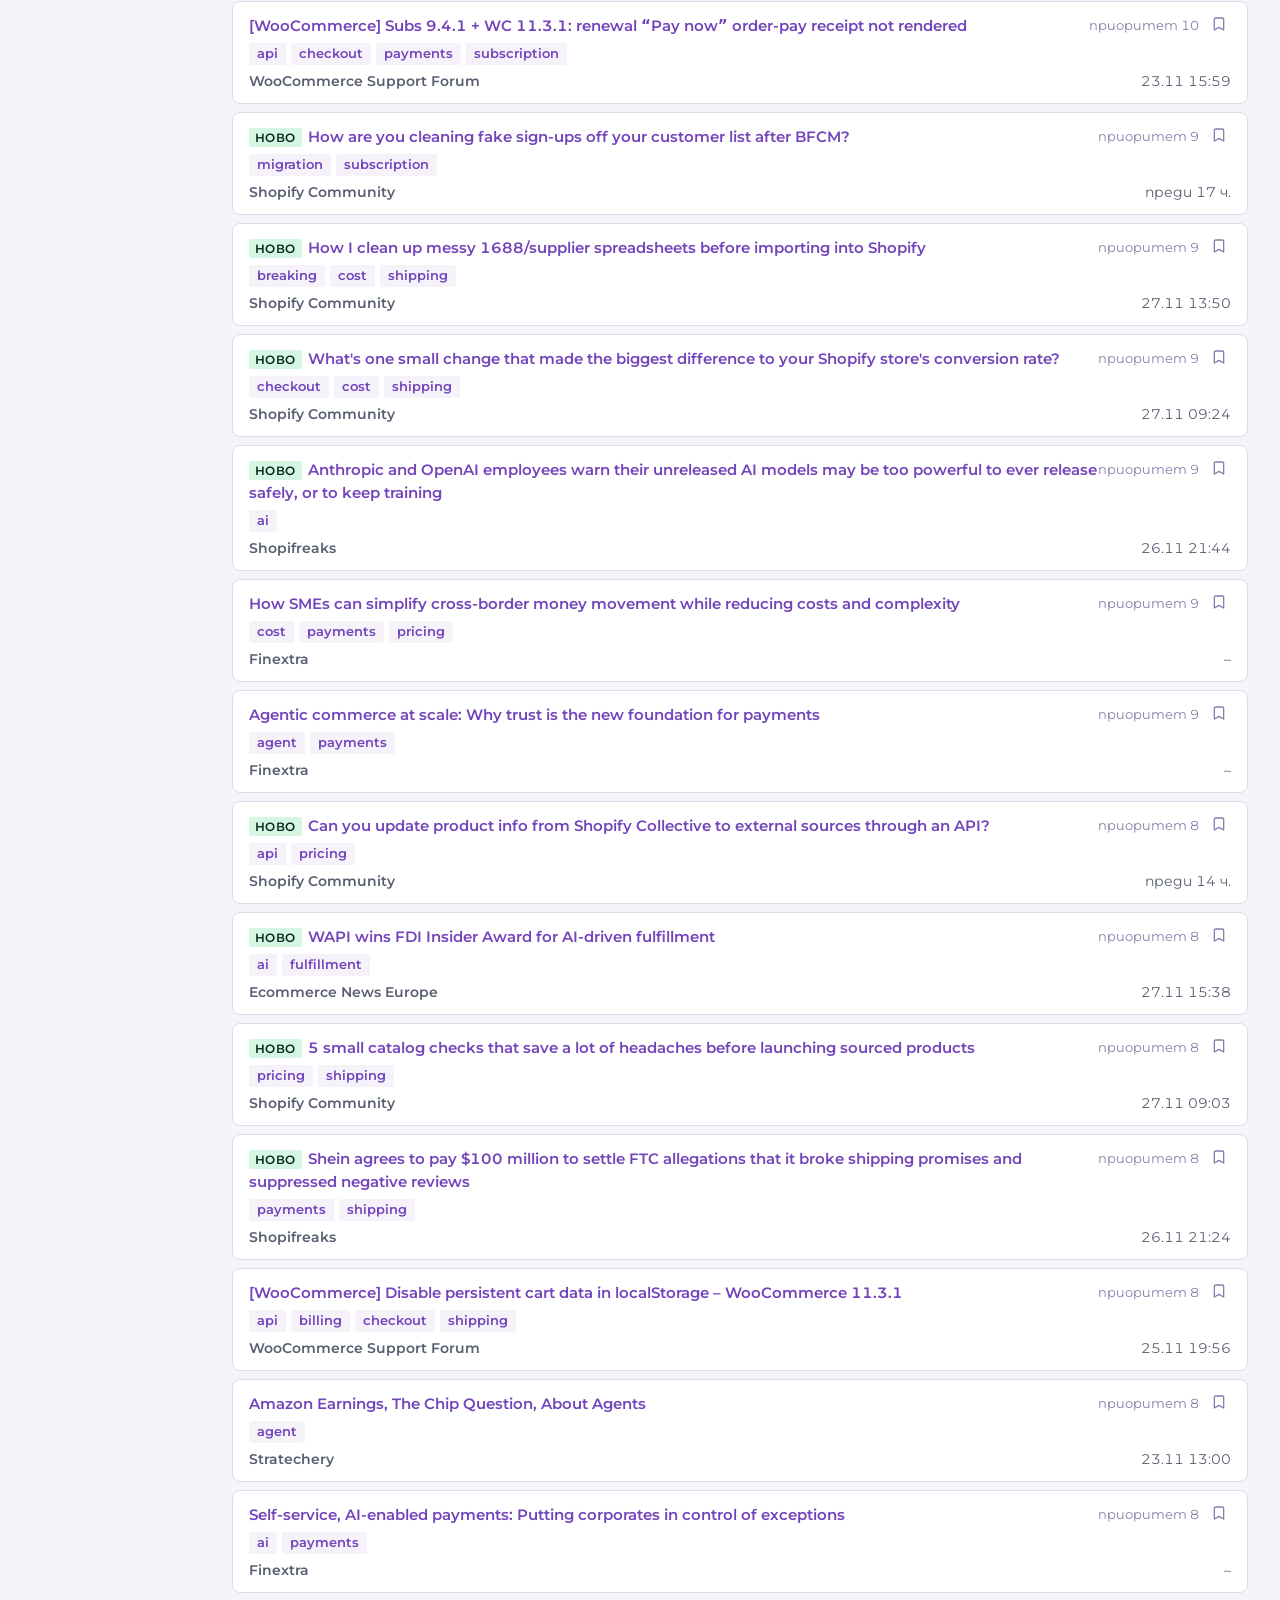
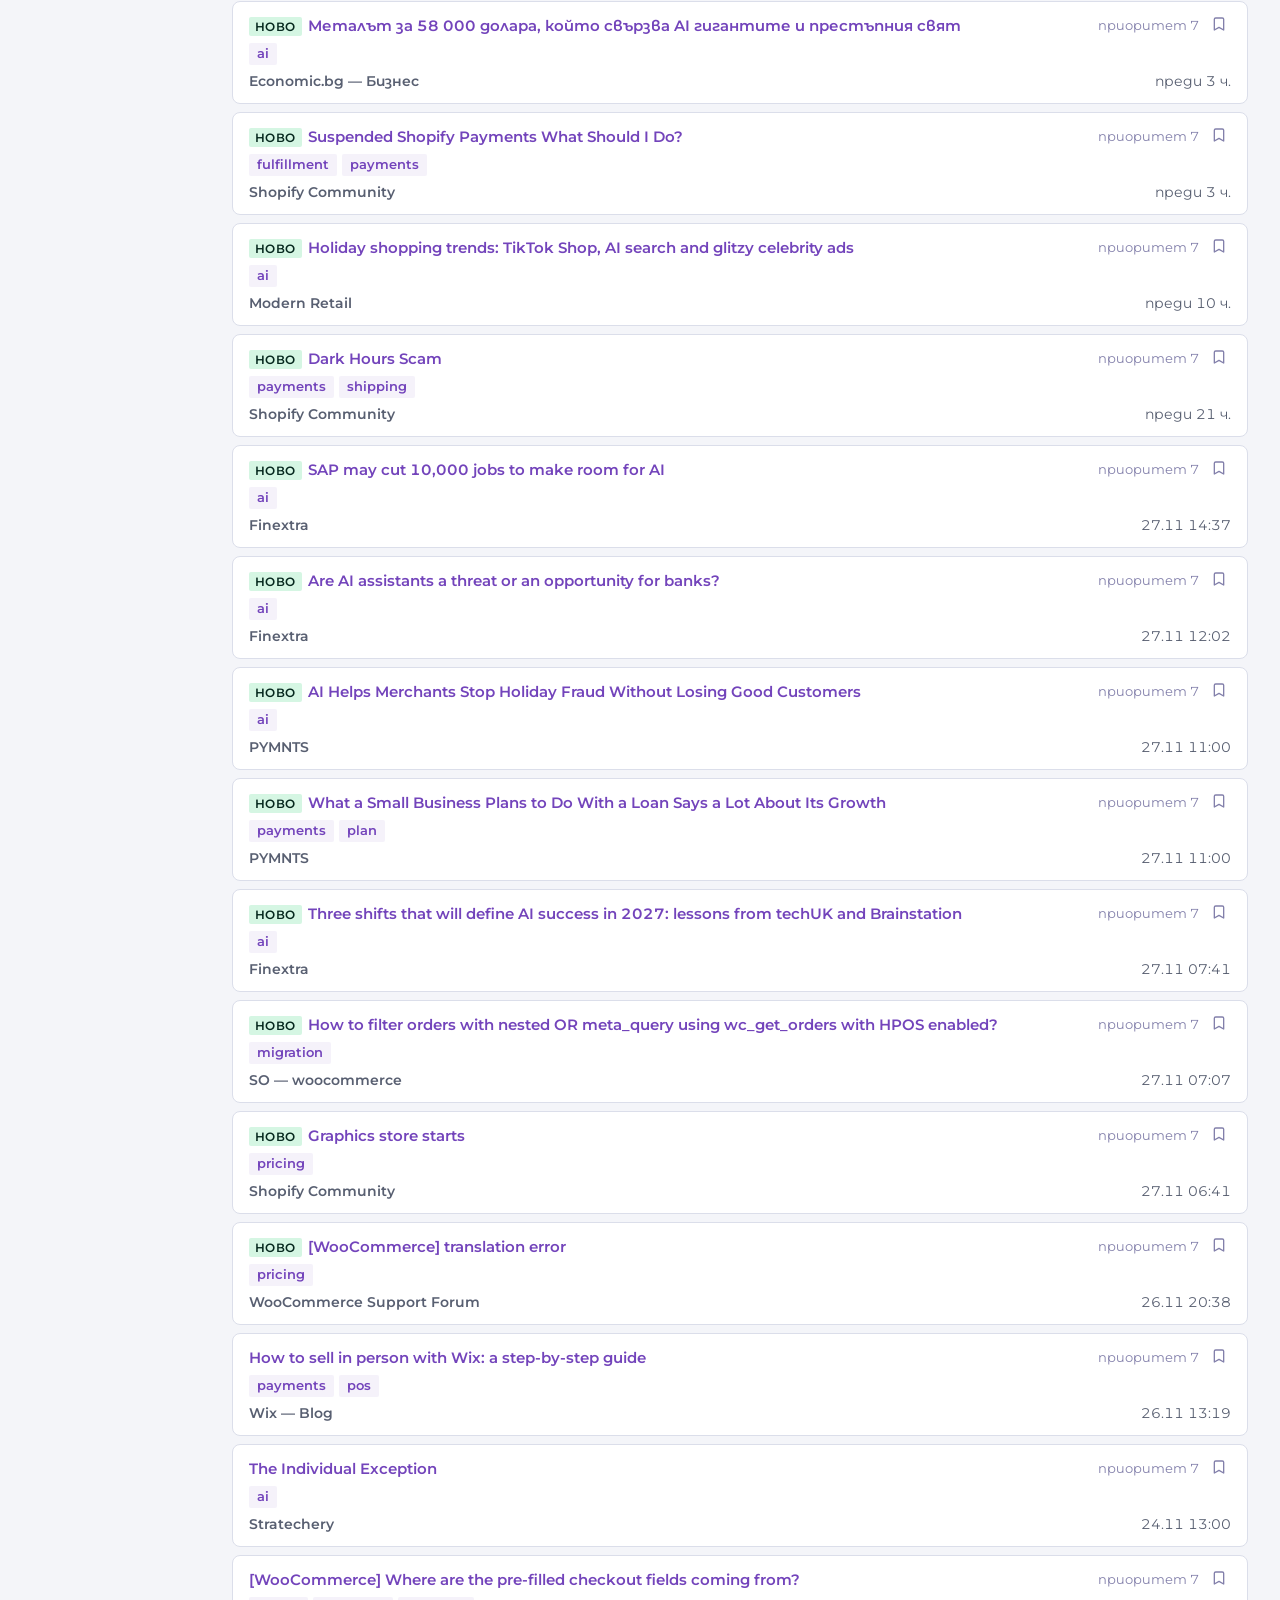
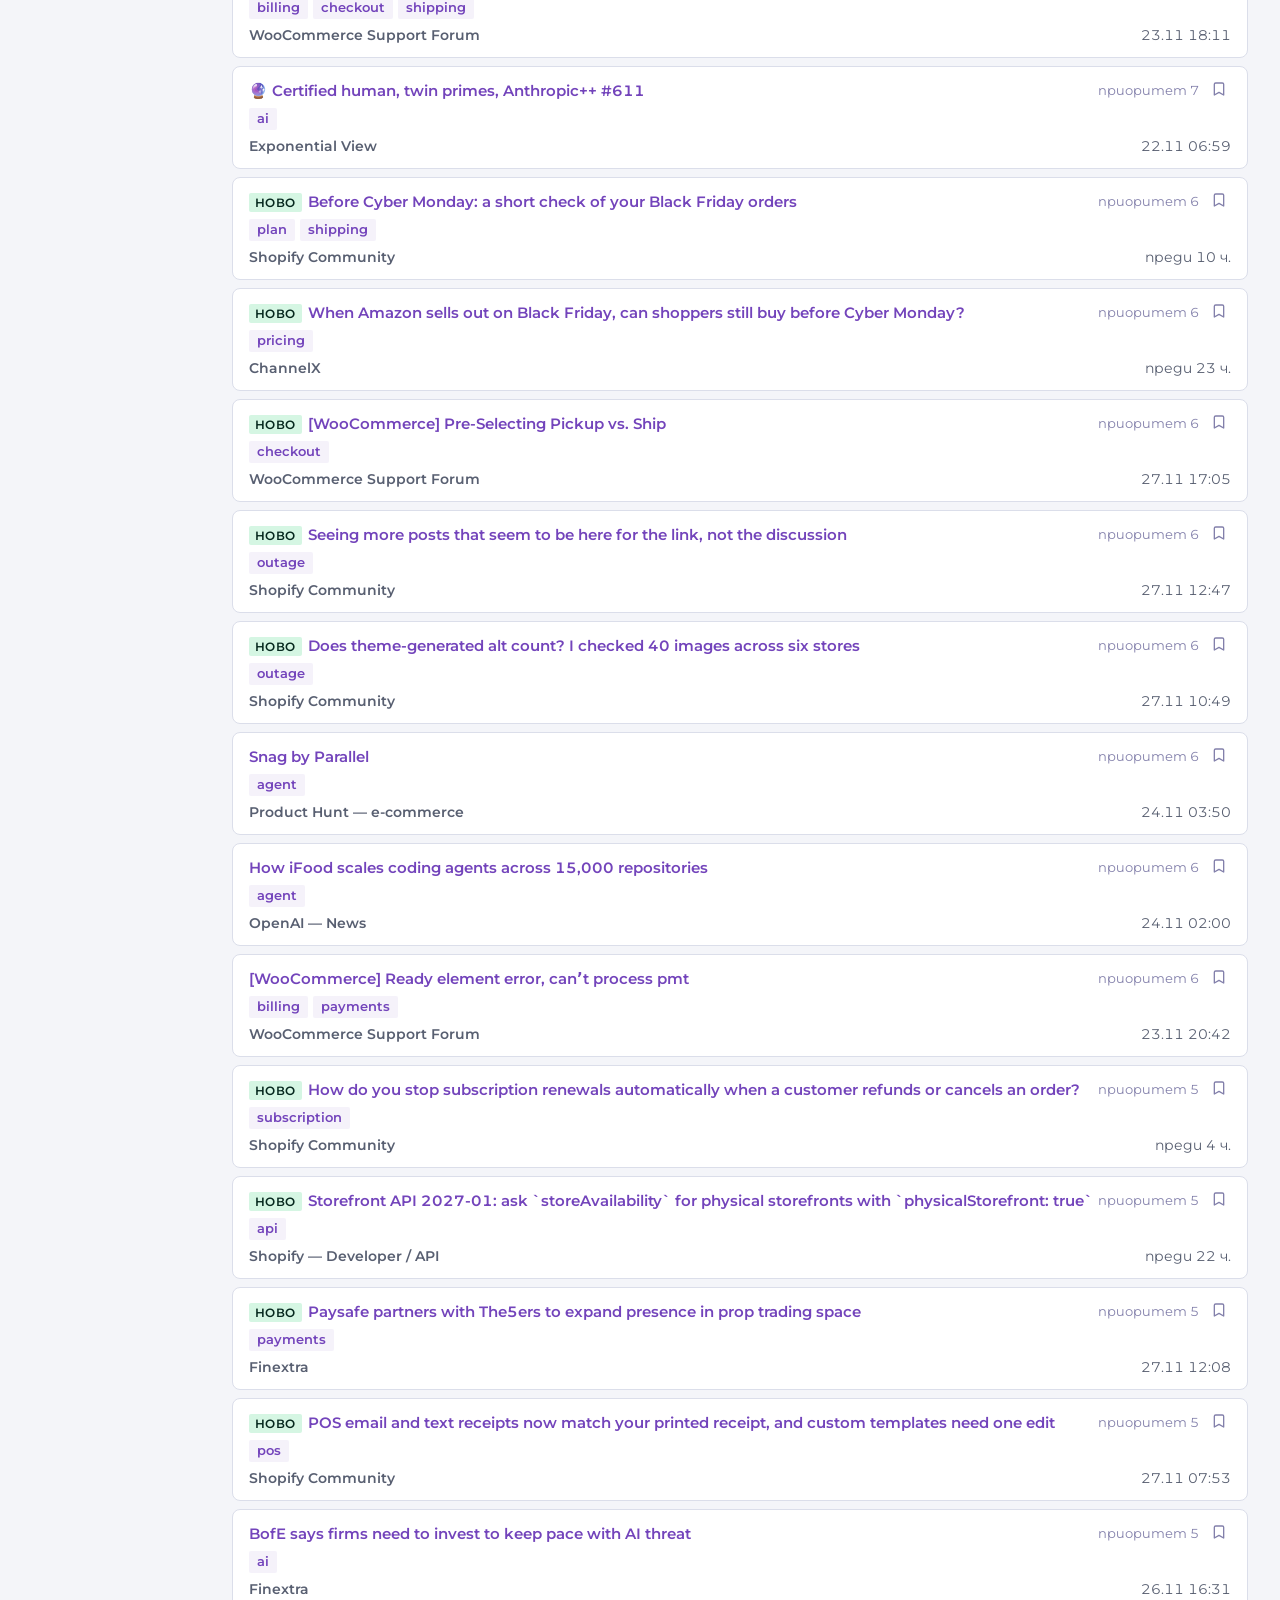
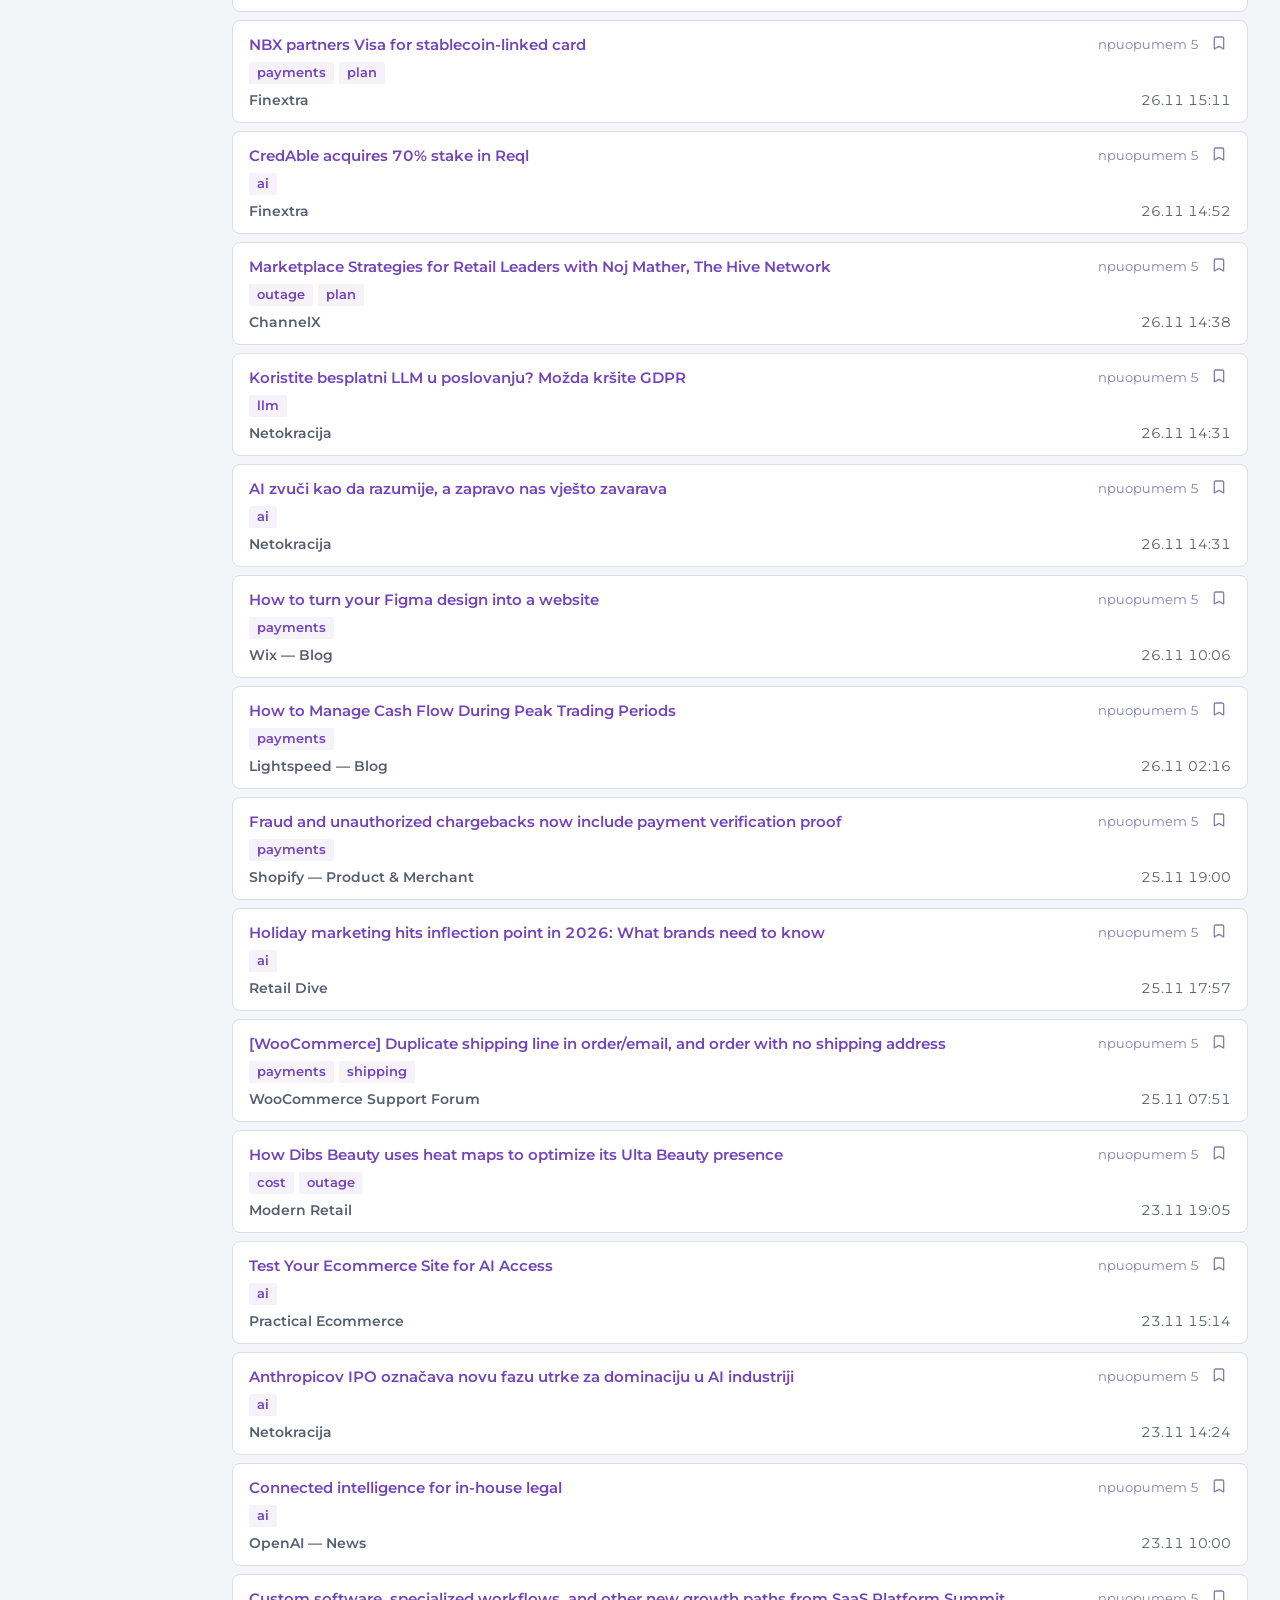
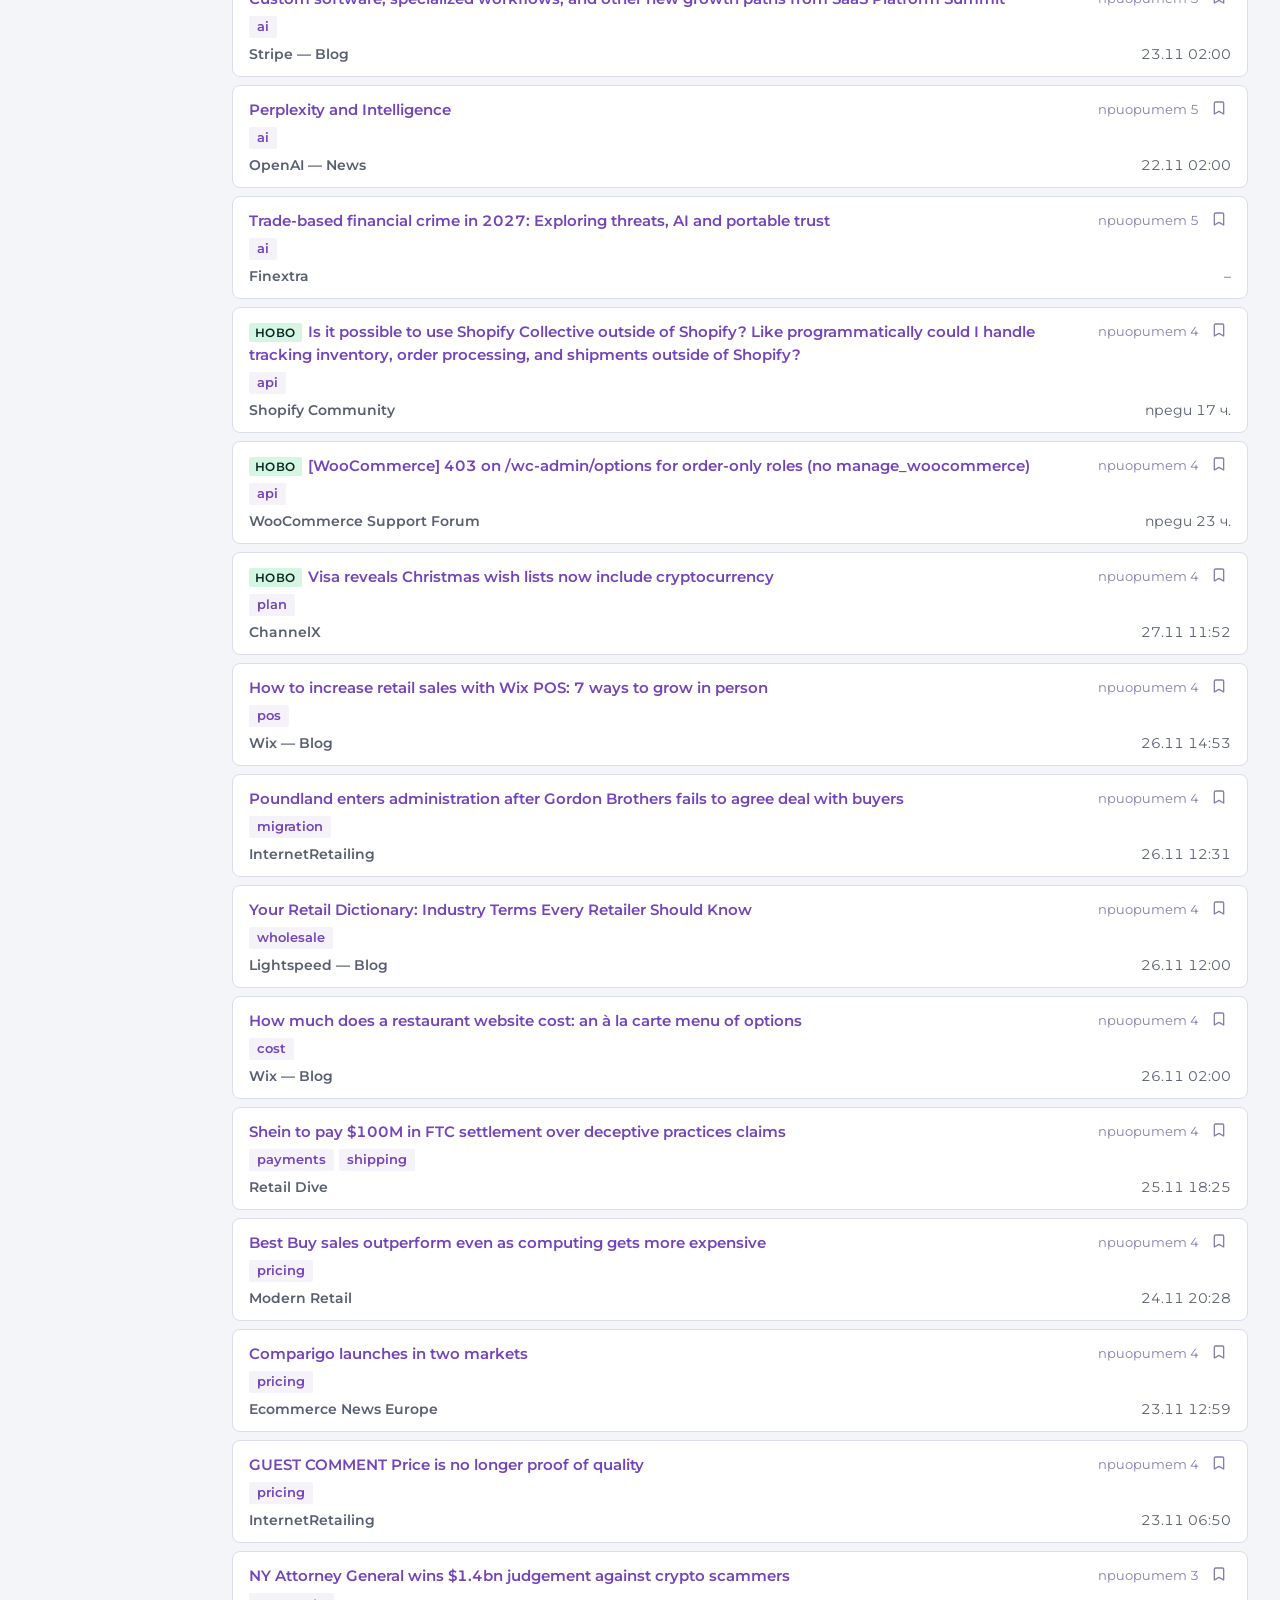
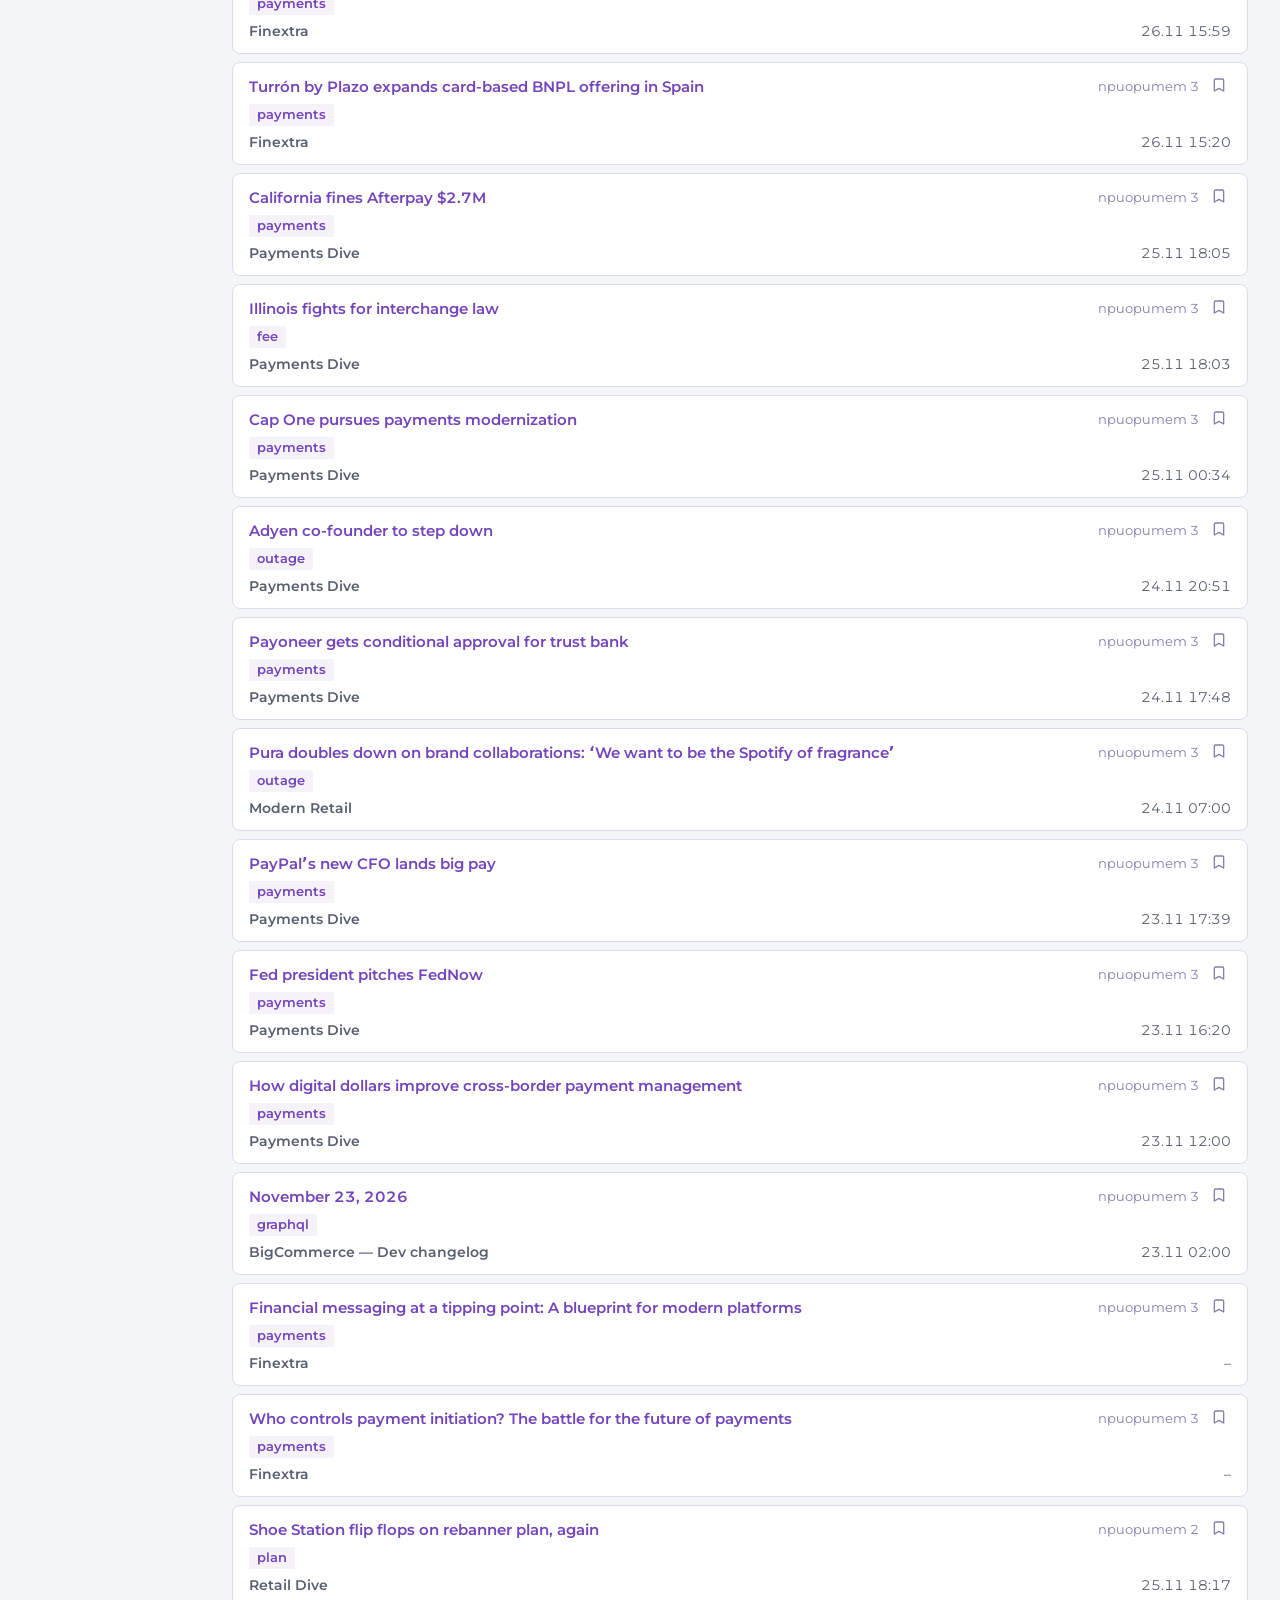
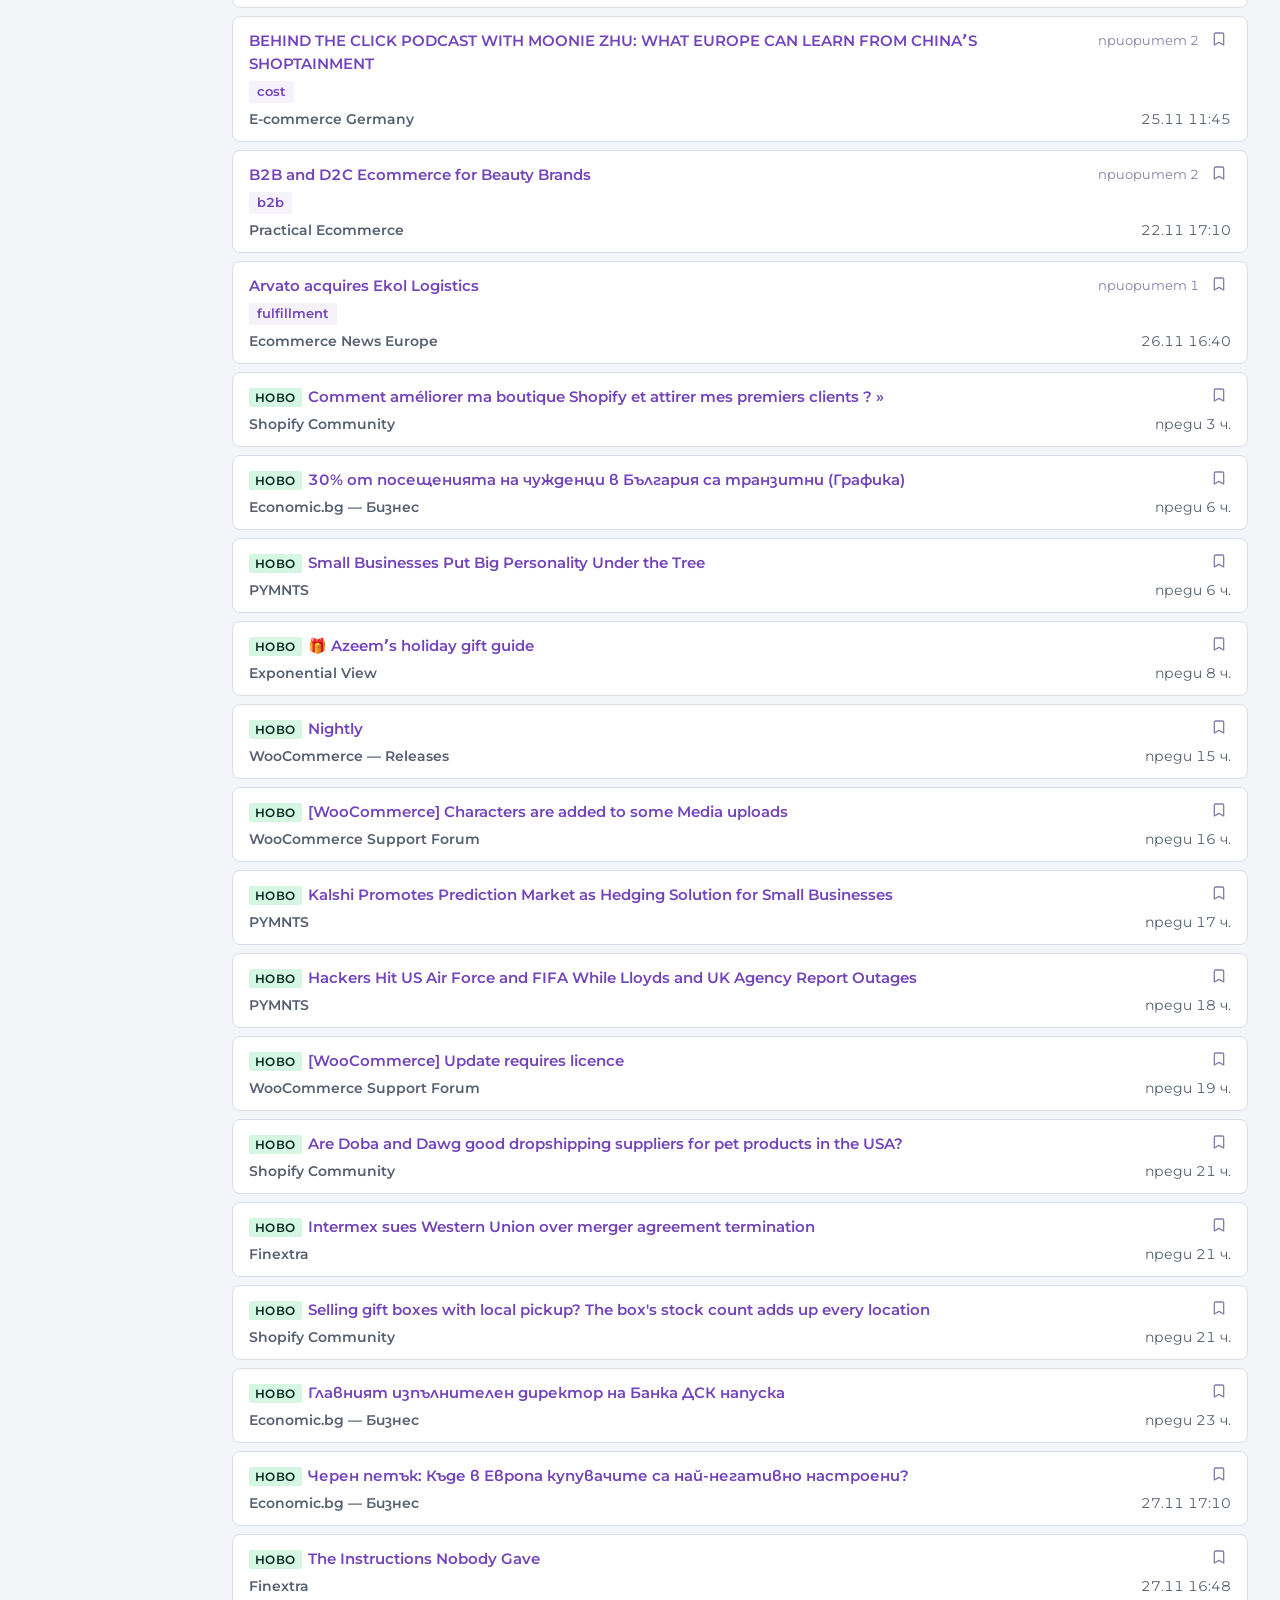
<file: reports/activity.html>
<!doctype html><html lang="bg"><meta charset="utf-8"><meta name="viewport" content="width=device-width,initial-scale=1"><link rel="icon" href="favicon.ico"><title>Пазарна активност</title><script>(function(){try{var t=localStorage.getItem('cc-theme');if(t)document.documentElement.setAttribute('data-theme',t);}catch(e){}})();</script><style>
@font-face{font-family:"Montserrat";
src:url("fonts/montserrat-var.woff2") format("woff2-variations");
font-weight:100 900;font-style:normal;font-display:swap}
:root{
--bg:#F4F5F9;--fg:#24252D;--card:#FFFFFF;--muted:#585F71;--mid:#8380AB;
--border:#DBDEEA;--border-1:#EBEDF4;
--primary:#7344BB;--primary-hover:#9D67F4;--on-primary:#FFFFFF;
--primary-soft:rgba(115,68,187,.07);
--side-bg:#EBEDF4;--side-fg:#716E94;--side-border:#C5C9DC;
--ok-bg:#D5F6E3;--ok-fg:#06281E;--warn-bg:#FEF9C3;--warn-fg:#422006;
--err-bg:#FFE0E0;--err-fg:#490606;--destructive:#E91A19;
--input:#FFFFFF;--ghost-fg:#6D758A;--ghost-hover:#0000000D;
--focus:#9D67F4;
--chart-ours:#7344BB;--chart-comp:#2B7FFF;
--r-xs:2px;--r-sm:4px;--r-md:6px;--r-lg:8px;--r-xl:12px;
--row-h:50px;--row-pad-y:9px;
--dur-fast:100ms;--dur-base:160ms;--dur-slow:240ms;
--ease:cubic-bezier(.19,.91,.38,1)}
[data-theme="dark"]{
--bg:#0A0A14;--fg:#F7F8F8;--card:#1A1A2B;--muted:#8C93A4;--mid:#AEB1CD;
--border:#34314E;--border-1:#1A1A2B;
--primary:#AE82FF;--primary-hover:#C9B1FF;--on-primary:#1A1A2B;
--primary-soft:rgba(174,130,255,.10);
--side-bg:#1A1A2B;--side-fg:#C5C9DC;--side-border:#34314E;
--ok-bg:#7BDAAD;--ok-fg:#06281E;--warn-bg:#FEF08A;--warn-fg:#422006;
--err-bg:#FFA09F;--err-fg:#490606;--destructive:#FF6867;
--input:#FFFFFF0D;--ghost-fg:#DBDEEA;--ghost-hover:#FFFFFF1A;
--focus:#C9B1FF;
--chart-ours:#AE82FF;--chart-comp:#1CCFB9}
*{box-sizing:border-box}
html{font-family:"Montserrat",system-ui,sans-serif;font-size:15px;
line-height:23px;color:var(--fg);background:var(--bg);
font-variant-numeric:tabular-nums lining-nums}
body{margin:0;background:var(--bg);color:var(--fg);font-size:15px;
line-height:23px}
:is(td,th,.sku,.mono,input,code,.num){font-variant-ligatures:none;
font-feature-settings:"liga" 0,"calt" 0,"dlig" 0}
:focus-visible{outline:2px solid var(--focus);outline-offset:2px}
a{color:var(--primary);text-decoration:none}
a:hover{color:var(--primary-hover)}
h1,h2,h3,h4,h5{margin:0;color:var(--fg)}
h1{font-size:28px;line-height:36px;font-weight:600}
h3{font-size:19px;line-height:27px;font-weight:600}
h4{font-size:15px;line-height:22px;font-weight:600}
/* ---------- обикновена рамка (под-справки, писма) ---------- */
.wrap{max-width:900px;margin:0 auto;padding:24px 16px 60px}
/* ---------- админ рамка: лента < фон < карта ---------- */
.app{display:flex;min-height:100vh}
.side{flex:0 0 200px;background:var(--side-bg);
border-right:1px solid var(--side-border);padding:16px 0;
position:sticky;top:0;height:100vh;overflow-y:auto}
.side .mark{display:block;padding:0 16px 14px;font-weight:700;font-size:17px;
color:var(--fg);border-bottom:1px solid var(--side-border);margin-bottom:10px}
.side .tagl{display:block;font-size:12px;line-height:17px;font-weight:600;
letter-spacing:.44px;color:var(--side-fg);margin-top:2px}
.sitem{display:block;padding:9px 16px;font-size:14px;line-height:20px;
font-weight:600;color:var(--side-fg);
transition:background var(--dur-fast) var(--ease),color var(--dur-fast) var(--ease)}
.sitem:hover{background:var(--ghost-hover);color:var(--fg)}
.sitem.on{background:var(--primary-soft);color:var(--primary)}
.side .sfoot{padding:12px 16px;font-size:11px;line-height:16px;
color:var(--side-fg);border-top:1px solid var(--side-border);margin-top:12px}
.themebtn{display:inline-flex;align-items:center;gap:6px;margin:10px 16px 0;
padding:6px 10px;background:transparent;border:1px solid var(--side-border);
border-radius:var(--r-md);color:var(--side-fg);font:inherit;font-size:12px;
font-weight:600;cursor:pointer}
.themebtn:hover{background:var(--ghost-hover)}
.themebtn svg{width:13px;height:13px}
.main{flex:1;min-width:0;max-width:1760px;padding:24px 32px 80px}
.page-head{display:flex;flex-wrap:wrap;align-items:baseline;gap:12px;
margin-bottom:16px}
.page-head h1{font-size:28px;line-height:36px;font-weight:600}
.page-head .meta{margin:0}
@media(max-width:800px){.app{display:block}
.side{position:static;height:auto;width:100%;border-right:none;
border-bottom:1px solid var(--side-border);display:flex;flex-wrap:wrap;
align-items:center;gap:2px;padding:8px 12px}
.side .mark{border:none;margin:0;padding:0 12px 0 0}
.side .tagl{display:none}.side .sfoot{display:none}.themebtn{margin:0}
.sitem{border-radius:var(--r-md);padding:5px 10px}
.main{padding:16px 12px 60px}
body{font-size:16px}}
/* ---------- типография на секции ---------- */
.meta{color:var(--muted);font-size:13.5px;line-height:20px;margin-bottom:16px}
h2.sec,h2{font-size:18px;line-height:26px;font-weight:600;color:var(--fg);
margin:40px 0 12px;padding-bottom:6px;border-bottom:1px solid var(--border)}
section{scroll-margin-top:16px}
/* ---------- карти ---------- */
.card{background:var(--card);border:1px solid var(--border);
border-radius:var(--r-lg);padding:12px 16px;margin-bottom:8px}
.card a{font-weight:600}
.row{display:flex;justify-content:space-between;gap:12px;margin-top:6px;
font-size:13.5px;line-height:20px;color:var(--muted)}
.src{color:var(--muted);font-weight:600}
.sig{display:inline-block;background:var(--primary-soft);color:var(--primary);
border-radius:var(--r-xs);padding:2px 8px;font-size:12.5px;line-height:18px;
font-weight:600;margin:6px 5px 0 0}
.empty{color:var(--muted);font-style:italic;font-size:14px}
.warn{margin-top:24px;font-size:13.5px;color:var(--muted);
border-top:1px solid var(--border);padding-top:12px}
.warn b{color:var(--err-fg);background:var(--err-bg);padding:1px 6px;
border-radius:var(--r-xs)}
.name{font-weight:600;color:var(--fg)}
.chg{font-weight:600;color:var(--warn-fg);background:var(--warn-bg);
padding:1px 6px;border-radius:var(--r-xs)}
.sub{font-size:13.5px;line-height:20px;color:var(--muted);margin-top:4px}
.sub a{font-weight:400}
/* ---------- значки ---------- */
.badge{display:inline-flex;align-items:center;gap:6px;font-size:13px;
line-height:19px;font-weight:600;padding:3px 10px;border-radius:var(--r-sm);
white-space:nowrap}
.badge .dt{width:6px;height:6px;border-radius:50%;background:currentColor}
.badge-ok{background:var(--ok-bg);color:var(--ok-fg)}
.badge-warn{background:var(--warn-bg);color:var(--warn-fg)}
.badge-err{background:var(--err-bg);color:var(--err-fg)}
.badge-na{background:transparent;color:var(--muted);
border:1px solid var(--border)}
.pill{font-size:12px;font-weight:600;padding:2px 9px;
border-radius:var(--r-sm);border:1px solid var(--border);color:var(--muted);
float:right}
.pill-hot{border-color:transparent;color:var(--err-fg);background:var(--err-bg)}
/* ---------- KPI ---------- */
.tiles{display:grid;grid-template-columns:repeat(auto-fit,minmax(140px,1fr));
gap:8px;margin-bottom:12px}
.tile{background:var(--card);border:1px solid var(--border);
border-radius:var(--r-lg);padding:12px 16px}
.tile .n{font-size:32px;line-height:38px;font-weight:600;color:var(--fg)}
.tile .n.hot{color:var(--destructive)}
.tile .l{font-size:12px;line-height:17px;font-weight:600;
letter-spacing:.44px;color:var(--muted);margin-top:2px}
/* ---------- бутони ---------- */
.btn{display:inline-block;background:var(--primary);color:var(--on-primary);
font-weight:600;font-size:14px;height:38px;line-height:38px;padding:0 18px;
border-radius:var(--r-md);text-decoration:none;margin:6px 8px 0 0;
transition:background var(--dur-fast) var(--ease)}
.btn:hover{background:var(--primary-hover);color:var(--on-primary)}
.btn.ghost{background:transparent;color:var(--primary);
border:1px solid var(--border);line-height:36px}
.btn.ghost:hover{background:var(--ghost-hover)}
/* ---------- таблици ---------- */
.tablewrap{overflow-x:auto;border:1px solid var(--border);
border-radius:var(--r-lg);background:var(--card)}
table.dense,.matrix{width:100%;border-collapse:collapse;font-size:14px;
line-height:21px;background:var(--card)}
.matrix{min-width:640px}
table.dense th,.matrix th{text-align:left;font-size:12px;line-height:17px;
font-weight:600;letter-spacing:.33px;color:var(--muted);
padding:8px 12px;border-bottom:1px solid var(--border);white-space:nowrap}
table.dense td,.matrix td{padding:var(--row-pad-y) 12px;
border-bottom:1px solid var(--border-1);vertical-align:middle;
height:var(--row-h)}
table.dense tbody tr:last-child td,.matrix tbody tr:last-child td{border-bottom:none}
table.dense tbody tr:hover td{background:var(--bg);
transition:background var(--dur-fast) var(--ease)}
td.num,.num{text-align:right;white-space:nowrap}
table.dense th.num{text-align:right;width:1%;white-space:nowrap;
padding-right:24px}
table.dense td.num{width:1%;padding-right:24px}
.matrix .vname a,.dense .vname a{color:var(--fg);font-weight:600}
.matrix tr.ours td,.dense tr.ours td{background:var(--primary-soft)}
.matrix .na{color:var(--mid)}
.pname{font-weight:600;color:var(--fg);font-size:13px;line-height:18px}
.pprice{margin-top:1px}
.approx{color:var(--muted);font-size:12.5px}
.delta{display:inline-block;font-size:12.5px;line-height:18px;font-weight:600;
border-radius:var(--r-sm);padding:1px 6px;margin-top:3px}
.delta.up{background:var(--ok-bg);color:var(--ok-fg)}
.delta.down{background:var(--err-bg);color:var(--err-fg)}
.basis{font-size:13px;line-height:19px;color:var(--muted);margin:10px 2px 0}
/* ---------- ленти (сравнение на величини) ---------- */
.bars{margin-top:4px}
.barrow{display:flex;align-items:center;gap:12px;padding:3px 0}
.barlabel{flex:0 0 230px;font-size:14px;font-weight:600;color:var(--fg);
text-align:right;white-space:nowrap;overflow:hidden;text-overflow:ellipsis}
.bartrack{flex:1;display:flex;align-items:center;gap:8px}
.bar{height:14px;border-radius:0 var(--r-sm) var(--r-sm) 0;
background:var(--chart-comp);min-width:3px}
.bar.ours{background:var(--chart-ours)}
.barval{font-size:14px;color:var(--fg);white-space:nowrap}
@media(max-width:640px){.barlabel{flex-basis:120px}}
/* ---------- измерител в клетка ---------- */
.meter{display:inline-block;width:64px;height:6px;background:var(--bg);
border:1px solid var(--border);border-radius:3px;vertical-align:middle;
margin-right:6px}
.meter i{display:block;height:100%;background:var(--destructive);
border-radius:2px;min-width:2px}
.cellmain{color:var(--fg)}
.cellmain b{font-weight:600}
.okmuted{color:var(--muted)}
.linkrow a{display:inline-block;font-size:13px;font-weight:600;
margin-right:8px}
.foot{margin-top:40px;font-size:12px;line-height:17px;color:var(--muted);
border-top:1px solid var(--border);padding-top:12px}
.brand{display:flex;align-items:baseline;gap:10px;margin-bottom:16px;
border-bottom:1px solid var(--border);padding-bottom:12px}
.brand .mark{font-weight:700;font-size:17px;color:var(--fg)}
.brand .tag{font-size:12px;letter-spacing:.44px;color:var(--muted);
font-weight:600}
input#filterbox{width:100%;height:40px;background:var(--input);
border:1px solid var(--border);border-radius:var(--r-md);padding:0 12px;
font:inherit;color:var(--fg);margin-bottom:12px}
/* ---------- филтърни чипове (избраният е едно от шестте маркови места) --- */
.chips{display:flex;flex-wrap:wrap;gap:6px;margin-bottom:8px}
.chip{font:inherit;font-size:14px;line-height:20px;font-weight:600;
padding:6px 14px;background:var(--card);border:1px solid var(--border);
border-radius:var(--r-md);color:var(--muted);cursor:pointer;
transition:background var(--dur-fast) var(--ease),color var(--dur-fast) var(--ease)}
.chip:hover{background:var(--ghost-hover);color:var(--fg)}
.chip.on{background:var(--primary-soft);color:var(--primary);
border-color:transparent}
.logo{display:block;height:24px;width:auto;margin-bottom:2px}
.logo-d{display:none}
[data-theme="dark"] .logo-l{display:none}
[data-theme="dark"] .logo-d{display:block}
@media(min-width:1100px){
.filterable,#savedlist{display:grid;
grid-template-columns:repeat(auto-fill,minmax(520px,1fr));gap:8px;
align-items:start}
.filterable .card,#savedlist .card{margin-bottom:0}}
/* ---------- запазване за по-късно (bookmark; локално в браузъра) ------- */
.favbtn{float:right;background:transparent;border:none;cursor:pointer;
color:var(--mid);padding:2px 4px;margin-left:8px;line-height:1}
.favbtn:hover{color:var(--fg)}
.favbtn.on{color:var(--primary)}
.favbtn svg{width:16px;height:16px;vertical-align:middle}
.favbtn.on svg{fill:currentColor}
.newmark{display:inline-block;font-size:12px;line-height:17px;font-weight:600;
letter-spacing:.44px;color:var(--ok-fg);background:var(--ok-bg);
border-radius:var(--r-xs);padding:1px 6px;margin-right:6px}
.score{float:right;font-size:12.5px;color:var(--mid)}
/* ---------- матрица на възможностите: бърз преглед + детайл при клик --- */
tr.frow{cursor:pointer}
tr.frow:hover td{background:var(--bg)}
tr.frow.open td{background:var(--primary-soft)}
tr.frow .fname{font-weight:600;color:var(--fg)}
tr.frow .fhint{font-size:12.5px;color:var(--mid);font-weight:400}
tr.frow.open .fhint{color:var(--primary)}
tr.fdetail>td{background:var(--bg);padding:12px}
.fdgrid{display:grid;grid-template-columns:repeat(auto-fill,minmax(230px,1fr));
gap:8px}
.fd{background:var(--card);border:1px solid var(--border);
border-radius:var(--r-md);padding:10px 12px}
.fd.ours{background:var(--primary-soft)}
.fdv{display:flex;justify-content:space-between;align-items:center;gap:8px;
font-weight:600;color:var(--fg)}
.fdnote{font-size:13.5px;line-height:20px;color:var(--muted);margin-top:6px}
.fd .sub{margin-top:6px}
</style><body><div class=app><aside class=side><span class=mark><svg class="logo logo-l" role="img" aria-label="CloudCart" version="1.1" id="Layer_1" xmlns="http://www.w3.org/2000/svg" xmlns:xlink="http://www.w3.org/1999/xlink" x="0px" y="0px"
	 viewBox="0 0 200 37" enable-background="new 0 0 200 37" xml:space="preserve">
<g id="Warstwa_1_2_">
</g>
<g id="Clip-6">
</g>
<g id="Clip-15">
</g>
<g>
	<g>
		<g>
			<g>
				<g>
					<g>
						<path fill="#303C4A" d="M141.648,14.904c3.074-1.307,4.887,1.64,4.887,1.64h5.123c0,0-0.835-6.451-8.941-6.451
							c0,0-8.098-0.192-8.564,9.632c0,0-0.932,10.563,8.756,11.221c0,0,7.82,0.096,8.751-6.641h-4.47c0,0-1.028,2.17-3.912,2.059
							c-3.424-0.127-3.818-3.786-3.818-3.786S138.574,16.221,141.648,14.904z"/>
						<path fill="#303C4A" d="M164.186,10.747c-4.799-0.558-7.869,0.192-9.033,1.544c0,0-1.82,1.684-1.771,3.698
							c0,0,2.711,1.198,4.843,0c0,0,0.278-1.499,3.308-1.364c0,0,2.327-0.043,2.743,1.364c0,0,0.281,1.401-1.303,1.774
							c0,0-1.677,0.607-3.072,0.653c0,0-5.631,0.517-6.568,3.226c0,0-1.992,4.633,0.98,7.672c0,0,1.863,2.196,7.729,1.5
							c0,0,2-0.256,3.599-1.272c0.131-0.028,0.291-0.031,0.461-0.007c0.442,0.38,1.629,1.248,3.16,1.132V15.332
							C169.26,15.332,168.982,11.311,164.186,10.747z M160.752,26.824c-3.232,0.337-3.214-2.068-3.214-2.068
							c-0.313-2.291,2.864-2.77,2.864-2.77c1.934-0.484,3.947-1.231,3.947-1.231C165.154,26.716,160.752,26.824,160.752,26.824z"/>
						<path fill="#303C4A" d="M180.111,11.305c-8.454,0.074-8.803,7.438-8.803,7.438v12.205h5.237V20.495
							c0.277-3.574,2.591-3.999,2.591-3.999l1.602-0.141c2.869-0.405,2.656-5.051,2.656-5.051H180.111L180.111,11.305z"/>
						<path fill="#303C4A" d="M191.55,16.561c3.546-0.113,3.368-5.076,3.368-5.076h-5.656V2.602h-1.886
							c-2.38,0-3.074,3.295-3.074,3.295v11.994v10.032c0.345,3.364,3.074,3.015,3.074,3.015h6.005v-2.877
							c-0.422-1.265-1.747-1.054-1.747-1.054c-2.026-0.067-2.372-0.625-2.372-0.625v-9.837L191.55,16.561z"/>
					</g>
					<g>
						<path fill="#303C4A" d="M55.498,14.921c3.074-1.313,4.894,1.632,4.894,1.632h5.123c0,0-0.843-6.451-8.941-6.451
							c0,0-8.106-0.188-8.567,9.633c0,0-0.935,10.57,8.753,11.225c0,0,7.825,0.094,8.753-6.643h-4.469c0,0-1.027,2.164-3.909,2.06
							c-3.428-0.133-3.821-3.788-3.821-3.788S52.429,16.229,55.498,14.921z"/>
						<path fill="#303C4A" d="M67.332,5.377v25.582h5.212V8.561C72.544,8.561,72.544,5.468,67.332,5.377z"/>
						<path fill="#303C4A" d="M83.417,10.43c-6.075,0-9.103,4.594-9.103,10.262c0,5.672,3.027,10.268,9.103,10.268
							c5.753,0,9.104-4.596,9.104-10.268C92.521,15.023,89.401,10.43,83.417,10.43z M83.417,26.307c-2.34,0-4.239-2.513-4.239-5.613
							c0-3.096,1.899-5.609,4.239-5.609c2.338,0,4.237,2.514,4.237,5.609C87.654,23.794,85.755,26.307,83.417,26.307z"/>
						<path fill="#303C4A" d="M106.305,14.029c0,0,0.189,7.388,0,9.869c-0.188,2.479-3.584,2.803-3.584,2.803
							c-3.262-0.094-3.308-3.32-3.308-3.32v-12.39h-5.354v12.77c0.047,7.06,8.636,7.198,8.636,7.198
							c6.074-0.044,7.658-3.742,7.658-3.742c0.889-1.357,0.982-3.508,0.982-3.508V10.991h-1.258
							C106.907,10.898,106.305,14.029,106.305,14.029z"/>
						<path fill="#303C4A" d="M131.759,24.584l0.156-23.73c0,0-3.676-1.883-4.793,3.799v7.916c-0.086,0.012-0.168,0.006-0.246,0
							c-0.481-0.868-1.813-2.465-5.053-2.385c-4.732,0.107-8.554,3.807-8.511,10.51c0,6.178,3.203,10.254,7.896,10.254
							c2.489,0,4.396-0.238,5.671-1.572c0.3-0.105,0.815-0.198,1.38,0.016c0.549,0.62,1.391,1.279,2.52,1.4
							c0.078,0.005,0.16,0.012,0.259,0.018c0.03,0,0.063,0.008,0.09,0.008l-0.004-0.008c0.201,0.008,0.452,0,0.791,0.008
							C131.838,29.465,131.759,26.781,131.759,24.584z M126.164,21.658c0,0.479-0.04,0.971-0.123,1.418
							c-0.359,1.746-1.818,2.965-3.602,2.965c-2.545,0-4.203-2.111-4.203-5.489c0-3.125,1.41-5.646,4.248-5.646
							c1.897,0,3.238,1.385,3.598,3.009c0.082,0.369,0.082,0.808,0.082,1.138V21.658z"/>
					</g>
				</g>
			</g>
		</g>
		<path fill="#FF5050" d="M36.263,33.857c0,1.636-1.319,2.957-2.954,2.957H2.956C1.327,36.814,0,35.493,0,33.857V3.506
			c0-1.628,1.327-2.951,2.956-2.951h30.353c1.635,0,2.954,1.322,2.954,2.951V33.857z M21.8,19.266L21.8,19.266
			c0,0,3.276-3.276,3.292-3.298c1.5-1.5,3.935-1.5,5.436,0l3.051-3.05c-3.183-3.179-8.358-3.179-11.535,0
			c-0.025,0.021-8.503,8.503-8.503,8.503c-0.724,0.714-1.682,1.104-2.699,1.104c-1.025,0-1.989-0.397-2.717-1.125
			c-1.497-1.502-1.497-3.938,0-5.433c0.729-0.725,1.691-1.124,2.717-1.124c1.026,0,1.989,0.399,2.717,1.124l3.053-3.05
			c-1.541-1.539-3.592-2.395-5.77-2.395c-2.18,0-4.229,0.855-5.77,2.395c-3.178,3.18-3.178,8.352,0,11.535
			c1.541,1.54,3.59,2.389,5.77,2.389l0,0c2.153,0,4.182-0.83,5.716-2.339l0,0L21.8,19.266z M27.807,22.527
			c-1.025,0-1.988-0.4-2.717-1.129c-0.552-0.547-0.896-1.232-1.041-1.942l-3.305,3.303c0.346,0.604,0.779,1.171,1.295,1.693
			c1.542,1.54,3.591,2.389,5.768,2.389c2.182,0,4.23-0.849,5.771-2.389l-3.051-3.054C29.798,22.127,28.831,22.527,27.807,22.527z"/>
	</g>
	<path fill="#303C4A" d="M196.305,7.729c-2.179,0-3.688-1.511-3.688-3.761c0-2.252,1.552-3.782,3.688-3.782
		c2.139,0,3.695,1.529,3.695,3.782C200,6.218,198.452,7.729,196.305,7.729 M196.305,0.609c-1.752,0-3.152,1.211-3.152,3.346
		c0,2.139,1.394,3.327,3.152,3.327c1.764,0,3.168-1.199,3.168-3.327C199.473,1.831,198.066,0.609,196.305,0.609 M197.389,5.979
		l-1.244-1.793h-0.401v1.731h-0.722V1.729h1.264c0.874,0,1.459,0.446,1.459,1.227c0,0.596-0.321,0.992-0.846,1.148l1.199,1.707
		L197.389,5.979z M196.296,2.395h-0.554v1.229h0.51c0.479,0,0.771-0.194,0.771-0.616c0-0.426-0.258-0.625-0.728-0.625"/>
</g>
</svg><svg class="logo logo-d" role="img" aria-label="CloudCart" version="1.1" id="Layer_1" xmlns="http://www.w3.org/2000/svg" xmlns:xlink="http://www.w3.org/1999/xlink" x="0px" y="0px"
	 viewBox="0 0 200 37" enable-background="new 0 0 200 37" xml:space="preserve">
<g id="Warstwa_1_2_">
</g>
<g id="Clip-6">
</g>
<g id="Clip-15">
</g>
<g>
	<g>
		<g>
			<g>
				<g>
					<g>
						<path fill="#F7F8F8" d="M141.648,14.904c3.074-1.307,4.887,1.64,4.887,1.64h5.123c0,0-0.835-6.451-8.941-6.451
							c0,0-8.098-0.192-8.564,9.632c0,0-0.932,10.563,8.756,11.221c0,0,7.82,0.096,8.751-6.641h-4.47c0,0-1.028,2.17-3.912,2.059
							c-3.424-0.127-3.818-3.786-3.818-3.786S138.574,16.221,141.648,14.904z"/>
						<path fill="#F7F8F8" d="M164.186,10.747c-4.799-0.558-7.869,0.192-9.033,1.544c0,0-1.82,1.684-1.771,3.698
							c0,0,2.711,1.198,4.843,0c0,0,0.278-1.499,3.308-1.364c0,0,2.327-0.043,2.743,1.364c0,0,0.281,1.401-1.303,1.774
							c0,0-1.677,0.607-3.072,0.653c0,0-5.631,0.517-6.568,3.226c0,0-1.992,4.633,0.98,7.672c0,0,1.863,2.196,7.729,1.5
							c0,0,2-0.256,3.599-1.272c0.131-0.028,0.291-0.031,0.461-0.007c0.442,0.38,1.629,1.248,3.16,1.132V15.332
							C169.26,15.332,168.982,11.311,164.186,10.747z M160.752,26.824c-3.232,0.337-3.214-2.068-3.214-2.068
							c-0.313-2.291,2.864-2.77,2.864-2.77c1.934-0.484,3.947-1.231,3.947-1.231C165.154,26.716,160.752,26.824,160.752,26.824z"/>
						<path fill="#F7F8F8" d="M180.111,11.305c-8.454,0.074-8.803,7.438-8.803,7.438v12.205h5.237V20.495
							c0.277-3.574,2.591-3.999,2.591-3.999l1.602-0.141c2.869-0.405,2.656-5.051,2.656-5.051H180.111L180.111,11.305z"/>
						<path fill="#F7F8F8" d="M191.55,16.561c3.546-0.113,3.368-5.076,3.368-5.076h-5.656V2.602h-1.886
							c-2.38,0-3.074,3.295-3.074,3.295v11.994v10.032c0.345,3.364,3.074,3.015,3.074,3.015h6.005v-2.877
							c-0.422-1.265-1.747-1.054-1.747-1.054c-2.026-0.067-2.372-0.625-2.372-0.625v-9.837L191.55,16.561z"/>
					</g>
					<g>
						<path fill="#F7F8F8" d="M55.498,14.921c3.074-1.313,4.894,1.632,4.894,1.632h5.123c0,0-0.843-6.451-8.941-6.451
							c0,0-8.106-0.188-8.567,9.633c0,0-0.935,10.57,8.753,11.225c0,0,7.825,0.094,8.753-6.643h-4.469c0,0-1.027,2.164-3.909,2.06
							c-3.428-0.133-3.821-3.788-3.821-3.788S52.429,16.229,55.498,14.921z"/>
						<path fill="#F7F8F8" d="M67.332,5.377v25.582h5.212V8.561C72.544,8.561,72.544,5.468,67.332,5.377z"/>
						<path fill="#F7F8F8" d="M83.417,10.43c-6.075,0-9.103,4.594-9.103,10.262c0,5.672,3.027,10.268,9.103,10.268
							c5.753,0,9.104-4.596,9.104-10.268C92.521,15.023,89.401,10.43,83.417,10.43z M83.417,26.307c-2.34,0-4.239-2.513-4.239-5.613
							c0-3.096,1.899-5.609,4.239-5.609c2.338,0,4.237,2.514,4.237,5.609C87.654,23.794,85.755,26.307,83.417,26.307z"/>
						<path fill="#F7F8F8" d="M106.305,14.029c0,0,0.189,7.388,0,9.869c-0.188,2.479-3.584,2.803-3.584,2.803
							c-3.262-0.094-3.308-3.32-3.308-3.32v-12.39h-5.354v12.77c0.047,7.06,8.636,7.198,8.636,7.198
							c6.074-0.044,7.658-3.742,7.658-3.742c0.889-1.357,0.982-3.508,0.982-3.508V10.991h-1.258
							C106.907,10.898,106.305,14.029,106.305,14.029z"/>
						<path fill="#F7F8F8" d="M131.759,24.584l0.156-23.73c0,0-3.676-1.883-4.793,3.799v7.916c-0.086,0.012-0.168,0.006-0.246,0
							c-0.481-0.868-1.813-2.465-5.053-2.385c-4.732,0.107-8.554,3.807-8.511,10.51c0,6.178,3.203,10.254,7.896,10.254
							c2.489,0,4.396-0.238,5.671-1.572c0.3-0.105,0.815-0.198,1.38,0.016c0.549,0.62,1.391,1.279,2.52,1.4
							c0.078,0.005,0.16,0.012,0.259,0.018c0.03,0,0.063,0.008,0.09,0.008l-0.004-0.008c0.201,0.008,0.452,0,0.791,0.008
							C131.838,29.465,131.759,26.781,131.759,24.584z M126.164,21.658c0,0.479-0.04,0.971-0.123,1.418
							c-0.359,1.746-1.818,2.965-3.602,2.965c-2.545,0-4.203-2.111-4.203-5.489c0-3.125,1.41-5.646,4.248-5.646
							c1.897,0,3.238,1.385,3.598,3.009c0.082,0.369,0.082,0.808,0.082,1.138V21.658z"/>
					</g>
				</g>
			</g>
		</g>
		<path fill="#FF5050" d="M36.263,33.857c0,1.636-1.319,2.957-2.954,2.957H2.956C1.327,36.814,0,35.493,0,33.857V3.506
			c0-1.628,1.327-2.951,2.956-2.951h30.353c1.635,0,2.954,1.322,2.954,2.951V33.857z M21.8,19.266L21.8,19.266
			c0,0,3.276-3.276,3.292-3.298c1.5-1.5,3.935-1.5,5.436,0l3.051-3.05c-3.183-3.179-8.358-3.179-11.535,0
			c-0.025,0.021-8.503,8.503-8.503,8.503c-0.724,0.714-1.682,1.104-2.699,1.104c-1.025,0-1.989-0.397-2.717-1.125
			c-1.497-1.502-1.497-3.938,0-5.433c0.729-0.725,1.691-1.124,2.717-1.124c1.026,0,1.989,0.399,2.717,1.124l3.053-3.05
			c-1.541-1.539-3.592-2.395-5.77-2.395c-2.18,0-4.229,0.855-5.77,2.395c-3.178,3.18-3.178,8.352,0,11.535
			c1.541,1.54,3.59,2.389,5.77,2.389l0,0c2.153,0,4.182-0.83,5.716-2.339l0,0L21.8,19.266z M27.807,22.527
			c-1.025,0-1.988-0.4-2.717-1.129c-0.552-0.547-0.896-1.232-1.041-1.942l-3.305,3.303c0.346,0.604,0.779,1.171,1.295,1.693
			c1.542,1.54,3.591,2.389,5.768,2.389c2.182,0,4.23-0.849,5.771-2.389l-3.051-3.054C29.798,22.127,28.831,22.527,27.807,22.527z"/>
	</g>
	<path fill="#F7F8F8" d="M196.305,7.729c-2.179,0-3.688-1.511-3.688-3.761c0-2.252,1.552-3.782,3.688-3.782
		c2.139,0,3.695,1.529,3.695,3.782C200,6.218,198.452,7.729,196.305,7.729 M196.305,0.609c-1.752,0-3.152,1.211-3.152,3.346
		c0,2.139,1.394,3.327,3.152,3.327c1.764,0,3.168-1.199,3.168-3.327C199.473,1.831,198.066,0.609,196.305,0.609 M197.389,5.979
		l-1.244-1.793h-0.401v1.731h-0.722V1.729h1.264c0.874,0,1.459,0.446,1.459,1.227c0,0.596-0.321,0.992-0.846,1.148l1.199,1.707
		L197.389,5.979z M196.296,2.395h-0.554v1.229h0.51c0.479,0,0.771-0.194,0.771-0.616c0-0.426-0.258-0.625-0.728-0.625"/>
</g>
</svg></span><a class='sitem' href='index.html'>Табло</a><a class='sitem' href='pricing.html'>Цени</a><a class='sitem' href='features.html'>Функционалности</a><a class='sitem' href='availability.html'>Наличност</a><a class='sitem on' href='activity.html'>Пазарна активност</a><a class='sitem' href='social.html'>Социални и реклами</a><a class='sitem' href='saved.html'>Запазени</a><a class='sitem' href='sources.html'>Източници</a><button class=themebtn id=themebtn type=button><svg viewBox="0 0 24 24" fill="none" stroke="currentColor" stroke-width="2" stroke-linecap="round" stroke-linejoin="round"><path d="M12 3a6 6 0 0 0 9 9 9 9 0 1 1-9-9Z"/></svg><span class=tlab>Тъмна тема</span></button><div class=sfoot>ecommerce-intelligence<br>вътрешна употреба</div></aside><main class=main><div class=page-head><h1>Пазарна активност</h1><div class=meta>28.11.2026 17:32 ч. · подредено по приоритет · дневници на платформите, браншова преса и общности · последни 7 дни</div></div><div class=tiles><div class=tile><div class='n'>257</div><div class=l>публикации, 7 дни</div></div><div class=tile><div class='n hot'>52</div><div class=l>приоритетни</div></div><div class=tile><div class='n hot'>52</div><div class=l>за AI и агенти</div></div><div class=tile><div class='n'>127</div><div class=l>със сигнал</div></div><div class=tile><div class='n'>38</div><div class=l>активни източници</div></div></div><div class=chips><button type=button class=chip data-tag=prio>Само приоритетни</button><button type=button class=chip data-tag=ai data-group=theme>AI и агенти</button><button type=button class=chip data-tag=pricing data-group=theme>Цени и планове</button><button type=button class=chip data-tag=payments data-group=theme>Плащания</button><button type=button class=chip data-tag=migration data-group=theme>Миграции</button><button type=button class=chip data-tag=outage data-group=theme>Сривове</button><button type=button class=chip data-tag=tech data-group=theme>Технологии</button><button type=button class=chip data-tag=retail data-group=theme>Търговия</button><button type=button class=chip data-tag=community data-group=src>Общности</button><button type=button class=chip data-tag=platform data-group=src>Платформи</button><button type=button class=chip data-tag=newsletter data-group=src>Бюлетини</button><button type=button class=chip data-tag=press data-group=src>Преса</button></div><input id=filterbox placeholder='Филтрирай по дума, източник или сигнал'><h2>Поток по приоритет · показани <span id=viscount>257</span> публикации</h2><div class=filterable><div class=card data-tags='ai pricing payments tech retail community prio'><button type=button class=favbtn data-fav="{&quot;u&quot;: &quot;https://wordpress.org/support/topic/rest-api-key-add-key-malfunction/&quot;, &quot;t&quot;: &quot;[WooCommerce] REST API key [Add Key] malfunction&quot;, &quot;s&quot;: &quot;WooCommerce Support Forum&quot;, &quot;d&quot;: &quot;27.11 09:46&quot;, &quot;g&quot;: [&quot;agent&quot;, &quot;ai&quot;, &quot;api&quot;, &quot;checkout&quot;, &quot;payments&quot;, &quot;pricing&quot;, &quot;shipping&quot;, &quot;tax&quot;]}"><svg viewBox="0 0 24 24" fill="none" stroke="currentColor" stroke-width="2" stroke-linecap="round" stroke-linejoin="round"><path d="m19 21-7-4-7 4V5a2 2 0 0 1 2-2h10a2 2 0 0 1 2 2v16z"/></svg></button><span class=score>приоритет 27</span><span class=newmark>НОВО</span><a href='https://wordpress.org/support/topic/rest-api-key-add-key-malfunction/' target=_blank>[WooCommerce] REST API key [Add Key] malfunction</a><div><span class=sig>agent</span><span class=sig>ai</span><span class=sig>api</span><span class=sig>checkout</span><span class=sig>payments</span><span class=sig>pricing</span><span class=sig>shipping</span><span class=sig>tax</span></div><div class=row><span class=src>WooCommerce Support Forum</span><span>27.11 09:46</span></div></div><div class=card data-tags='pricing payments migration tech retail community prio'><button type=button class=favbtn data-fav="{&quot;u&quot;: &quot;https://community.shopify.com/t/shopify-markets-consistent-eu-vat-inclusive-pricing-and-b2b-vat-deduction-api-decimal-precision-limitation/723614&quot;, &quot;t&quot;: &quot;Shopify Markets: Consistent EU VAT-inclusive pricing and B2B VAT deduction – API decimal precision limitation&quot;, &quot;s&quot;: &quot;Shopify Community&quot;, &quot;d&quot;: &quot;27.11 12:03&quot;, &quot;g&quot;: [&quot;api&quot;, &quot;b2b&quot;, &quot;graphql&quot;, &quot;migration&quot;, &quot;payments&quot;, &quot;plan&quot;, &quot;pricing&quot;, &quot;tax&quot;]}"><svg viewBox="0 0 24 24" fill="none" stroke="currentColor" stroke-width="2" stroke-linecap="round" stroke-linejoin="round"><path d="m19 21-7-4-7 4V5a2 2 0 0 1 2-2h10a2 2 0 0 1 2 2v16z"/></svg></button><span class=score>приоритет 21</span><span class=newmark>НОВО</span><a href='https://community.shopify.com/t/shopify-markets-consistent-eu-vat-inclusive-pricing-and-b2b-vat-deduction-api-decimal-precision-limitation/723614' target=_blank>Shopify Markets: Consistent EU VAT-inclusive pricing and B2B VAT deduction – API decimal precision limitation</a><div><span class=sig>api</span><span class=sig>b2b</span><span class=sig>graphql</span><span class=sig>migration</span><span class=sig>payments</span><span class=sig>plan</span><span class=sig>pricing</span><span class=sig>tax</span></div><div class=row><span class=src>Shopify Community</span><span>27.11 12:03</span></div></div><div class=card data-tags='ai payments outage newsletter prio'><button type=button class=favbtn data-fav="{&quot;u&quot;: &quot;https://www.shopifreaks.com/meta-turned-down-the-uk-financial-conduct-authoritys-offer-to-test-its-muse-ai-agent-in-a-regulatory-sandbox-before-launch/&quot;, &quot;t&quot;: &quot;Meta turned down the UK Financial Conduct Authority’s offer to test its Muse AI agent in a regulatory sandbox before launch&quot;, &quot;s&quot;: &quot;Shopifreaks&quot;, &quot;d&quot;: &quot;26.11 20:41&quot;, &quot;g&quot;: [&quot;agent&quot;, &quot;ai&quot;, &quot;outage&quot;, &quot;payments&quot;]}"><svg viewBox="0 0 24 24" fill="none" stroke="currentColor" stroke-width="2" stroke-linecap="round" stroke-linejoin="round"><path d="m19 21-7-4-7 4V5a2 2 0 0 1 2-2h10a2 2 0 0 1 2 2v16z"/></svg></button><span class=score>приоритет 21</span><span class=newmark>НОВО</span><a href='https://www.shopifreaks.com/meta-turned-down-the-uk-financial-conduct-authoritys-offer-to-test-its-muse-ai-agent-in-a-regulatory-sandbox-before-launch/' target=_blank>Meta turned down the UK Financial Conduct Authority’s offer to test its Muse AI agent in a regulatory sandbox before launch</a><div><span class=sig>agent</span><span class=sig>ai</span><span class=sig>outage</span><span class=sig>payments</span></div><div class=row><span class=src>Shopifreaks</span><span>26.11 20:41</span></div></div><div class=card data-tags='ai pricing payments retail community prio'><button type=button class=favbtn data-fav="{&quot;u&quot;: &quot;https://community.shopify.com/t/ai-customer-support-vs-ai-sales-assistance-are-we-measuring-the-wrong-things/723611&quot;, &quot;t&quot;: &quot;AI Customer Support vs. AI Sales Assistance: Are We Measuring the Wrong Things?&quot;, &quot;s&quot;: &quot;Shopify Community&quot;, &quot;d&quot;: &quot;27.11 11:45&quot;, &quot;g&quot;: [&quot;agent&quot;, &quot;ai&quot;, &quot;checkout&quot;, &quot;cost&quot;, &quot;shipping&quot;]}"><svg viewBox="0 0 24 24" fill="none" stroke="currentColor" stroke-width="2" stroke-linecap="round" stroke-linejoin="round"><path d="m19 21-7-4-7 4V5a2 2 0 0 1 2-2h10a2 2 0 0 1 2 2v16z"/></svg></button><span class=score>приоритет 20</span><span class=newmark>НОВО</span><a href='https://community.shopify.com/t/ai-customer-support-vs-ai-sales-assistance-are-we-measuring-the-wrong-things/723611' target=_blank>AI Customer Support vs. AI Sales Assistance: Are We Measuring the Wrong Things?</a><div><span class=sig>agent</span><span class=sig>ai</span><span class=sig>checkout</span><span class=sig>cost</span><span class=sig>shipping</span></div><div class=row><span class=src>Shopify Community</span><span>27.11 11:45</span></div></div><div class=card data-tags='pricing payments migration tech retail community prio'><button type=button class=favbtn data-fav="{&quot;u&quot;: &quot;https://wordpress.org/support/topic/warning-notices-on-my-staging-site/&quot;, &quot;t&quot;: &quot;[WooCommerce] Warning notices on my staging site&quot;, &quot;s&quot;: &quot;WooCommerce Support Forum&quot;, &quot;d&quot;: &quot;21.11 22:13&quot;, &quot;g&quot;: [&quot;api&quot;, &quot;checkout&quot;, &quot;migration&quot;, &quot;payments&quot;, &quot;pricing&quot;, &quot;shipping&quot;, &quot;subscription&quot;, &quot;tax&quot;]}"><svg viewBox="0 0 24 24" fill="none" stroke="currentColor" stroke-width="2" stroke-linecap="round" stroke-linejoin="round"><path d="m19 21-7-4-7 4V5a2 2 0 0 1 2-2h10a2 2 0 0 1 2 2v16z"/></svg></button><span class=score>приоритет 20</span><a href='https://wordpress.org/support/topic/warning-notices-on-my-staging-site/' target=_blank>[WooCommerce] Warning notices on my staging site</a><div><span class=sig>api</span><span class=sig>checkout</span><span class=sig>migration</span><span class=sig>payments</span><span class=sig>pricing</span><span class=sig>shipping</span><span class=sig>subscription</span><span class=sig>tax</span></div><div class=row><span class=src>WooCommerce Support Forum</span><span>21.11 22:13</span></div></div><div class=card data-tags='ai payments platform prio'><button type=button class=favbtn data-fav="{&quot;u&quot;: &quot;https://changelog.shopify.com/posts/get-more-evidence-for-chargebacks-on-agentic-orders&quot;, &quot;t&quot;: &quot;Get more evidence for chargebacks on Agentic orders&quot;, &quot;s&quot;: &quot;Shopify — Product &amp; Merchant&quot;, &quot;d&quot;: &quot;25.11 19:00&quot;, &quot;g&quot;: [&quot;agent&quot;, &quot;ai&quot;, &quot;checkout&quot;, &quot;payments&quot;]}"><svg viewBox="0 0 24 24" fill="none" stroke="currentColor" stroke-width="2" stroke-linecap="round" stroke-linejoin="round"><path d="m19 21-7-4-7 4V5a2 2 0 0 1 2-2h10a2 2 0 0 1 2 2v16z"/></svg></button><span class=score>приоритет 19</span><a href='https://changelog.shopify.com/posts/get-more-evidence-for-chargebacks-on-agentic-orders' target=_blank>Get more evidence for chargebacks on Agentic orders</a><div><span class=sig>agent</span><span class=sig>ai</span><span class=sig>checkout</span><span class=sig>payments</span></div><div class=row><span class=src>Shopify — Product &amp; Merchant</span><span>25.11 19:00</span></div></div><div class=card data-tags='payments migration tech retail platform prio'><button type=button class=favbtn data-fav="{&quot;u&quot;: &quot;https://github.com/medusajs/medusa/releases/tag/v2.23.1&quot;, &quot;t&quot;: &quot;v2.23.1: Shipping Validation, Auth Callback Hook, S3 Upload Hardening&quot;, &quot;s&quot;: &quot;Medusa — Releases&quot;, &quot;d&quot;: &quot;26.11 17:08&quot;, &quot;g&quot;: [&quot;api&quot;, &quot;checkout&quot;, &quot;deprecation&quot;, &quot;graphql&quot;, &quot;migration&quot;, &quot;payments&quot;, &quot;shipping&quot;]}"><svg viewBox="0 0 24 24" fill="none" stroke="currentColor" stroke-width="2" stroke-linecap="round" stroke-linejoin="round"><path d="m19 21-7-4-7 4V5a2 2 0 0 1 2-2h10a2 2 0 0 1 2 2v16z"/></svg></button><span class=score>приоритет 18</span><a href='https://github.com/medusajs/medusa/releases/tag/v2.23.1' target=_blank>v2.23.1: Shipping Validation, Auth Callback Hook, S3 Upload Hardening</a><div><span class=sig>api</span><span class=sig>checkout</span><span class=sig>deprecation</span><span class=sig>graphql</span><span class=sig>migration</span><span class=sig>payments</span><span class=sig>shipping</span></div><div class=row><span class=src>Medusa — Releases</span><span>26.11 17:08</span></div></div><div class=card data-tags='ai payments press prio'><button type=button class=favbtn data-fav="{&quot;u&quot;: &quot;https://www.pymnts.com/news/payment-methods/2026/truelayer-and-papa-johns-pit-pay-by-bank-against-cards-in-agentic-commerce/&quot;, &quot;t&quot;: &quot;TrueLayer and Papa Johns Pit Pay by Bank Against Cards in Agentic Commerce&quot;, &quot;s&quot;: &quot;PYMNTS&quot;, &quot;d&quot;: &quot;преди 16 ч.&quot;, &quot;g&quot;: [&quot;agent&quot;, &quot;ai&quot;, &quot;payments&quot;]}"><svg viewBox="0 0 24 24" fill="none" stroke="currentColor" stroke-width="2" stroke-linecap="round" stroke-linejoin="round"><path d="m19 21-7-4-7 4V5a2 2 0 0 1 2-2h10a2 2 0 0 1 2 2v16z"/></svg></button><span class=score>приоритет 16</span><span class=newmark>НОВО</span><a href='https://www.pymnts.com/news/payment-methods/2026/truelayer-and-papa-johns-pit-pay-by-bank-against-cards-in-agentic-commerce/' target=_blank>TrueLayer and Papa Johns Pit Pay by Bank Against Cards in Agentic Commerce</a><div><span class=sig>agent</span><span class=sig>ai</span><span class=sig>payments</span></div><div class=row><span class=src>PYMNTS</span><span>преди 16 ч.</span></div></div><div class=card data-tags='ai payments press prio'><button type=button class=favbtn data-fav="{&quot;u&quot;: &quot;https://www.finextra.com/newsarticle/48825/truelayer-and-papa-johns-transact-ai-powered-agentic-pay-by-bank-payment?utm_medium=rssfinextra&amp;utm_source=finextrafeed&quot;, &quot;t&quot;: &quot;Truelayer and Papa John’s transact AI-powered agentic Pay by Bank payment&quot;, &quot;s&quot;: &quot;Finextra&quot;, &quot;d&quot;: &quot;27.11 12:28&quot;, &quot;g&quot;: [&quot;agent&quot;, &quot;ai&quot;, &quot;payments&quot;]}"><svg viewBox="0 0 24 24" fill="none" stroke="currentColor" stroke-width="2" stroke-linecap="round" stroke-linejoin="round"><path d="m19 21-7-4-7 4V5a2 2 0 0 1 2-2h10a2 2 0 0 1 2 2v16z"/></svg></button><span class=score>приоритет 16</span><span class=newmark>НОВО</span><a href='https://www.finextra.com/newsarticle/48825/truelayer-and-papa-johns-transact-ai-powered-agentic-pay-by-bank-payment?utm_medium=rssfinextra&amp;utm_source=finextrafeed' target=_blank>Truelayer and Papa John’s transact AI-powered agentic Pay by Bank payment</a><div><span class=sig>agent</span><span class=sig>ai</span><span class=sig>payments</span></div><div class=row><span class=src>Finextra</span><span>27.11 12:28</span></div></div><div class=card data-tags='ai pricing retail community prio'><button type=button class=favbtn data-fav="{&quot;u&quot;: &quot;https://community.shopify.com/t/gmc-suspension-the-view-from-inside-your-store/723581&quot;, &quot;t&quot;: &quot;GMC suspension: the view from inside your store&quot;, &quot;s&quot;: &quot;Shopify Community&quot;, &quot;d&quot;: &quot;27.11 09:20&quot;, &quot;g&quot;: [&quot;ai&quot;, &quot;fee&quot;, &quot;pricing&quot;, &quot;shipping&quot;]}"><svg viewBox="0 0 24 24" fill="none" stroke="currentColor" stroke-width="2" stroke-linecap="round" stroke-linejoin="round"><path d="m19 21-7-4-7 4V5a2 2 0 0 1 2-2h10a2 2 0 0 1 2 2v16z"/></svg></button><span class=score>приоритет 16</span><span class=newmark>НОВО</span><a href='https://community.shopify.com/t/gmc-suspension-the-view-from-inside-your-store/723581' target=_blank>GMC suspension: the view from inside your store</a><div><span class=sig>ai</span><span class=sig>fee</span><span class=sig>pricing</span><span class=sig>shipping</span></div><div class=row><span class=src>Shopify Community</span><span>27.11 09:20</span></div></div><div class=card data-tags='ai tech newsletter prio'><button type=button class=favbtn data-fav="{&quot;u&quot;: &quot;https://www.shopifreaks.com/google-will-require-ai-agents-to-reach-gmail-drive-and-other-workspace-apps-through-its-own-mcp-servers-starting-february-2027/&quot;, &quot;t&quot;: &quot;Google will require AI agents to reach Gmail, Drive, and other Workspace apps through its own MCP servers starting February 2027&quot;, &quot;s&quot;: &quot;Shopifreaks&quot;, &quot;d&quot;: &quot;26.11 21:04&quot;, &quot;g&quot;: [&quot;agent&quot;, &quot;ai&quot;, &quot;api&quot;]}"><svg viewBox="0 0 24 24" fill="none" stroke="currentColor" stroke-width="2" stroke-linecap="round" stroke-linejoin="round"><path d="m19 21-7-4-7 4V5a2 2 0 0 1 2-2h10a2 2 0 0 1 2 2v16z"/></svg></button><span class=score>приоритет 16</span><span class=newmark>НОВО</span><a href='https://www.shopifreaks.com/google-will-require-ai-agents-to-reach-gmail-drive-and-other-workspace-apps-through-its-own-mcp-servers-starting-february-2027/' target=_blank>Google will require AI agents to reach Gmail, Drive, and other Workspace apps through its own MCP servers starting February 2027</a><div><span class=sig>agent</span><span class=sig>ai</span><span class=sig>api</span></div><div class=row><span class=src>Shopifreaks</span><span>26.11 21:04</span></div></div><div class=card data-tags='ai payments platform prio'><button type=button class=favbtn data-fav="{&quot;u&quot;: &quot;https://changelog.shopify.com/posts/manage-whether-ai-agents-can-buy-your-products-for-shoppers-through-chatgpt&quot;, &quot;t&quot;: &quot;Manage agentic checkout for ChatGPT&quot;, &quot;s&quot;: &quot;Shopify — Product &amp; Merchant&quot;, &quot;d&quot;: &quot;23.11 19:00&quot;, &quot;g&quot;: [&quot;agent&quot;, &quot;ai&quot;, &quot;checkout&quot;]}"><svg viewBox="0 0 24 24" fill="none" stroke="currentColor" stroke-width="2" stroke-linecap="round" stroke-linejoin="round"><path d="m19 21-7-4-7 4V5a2 2 0 0 1 2-2h10a2 2 0 0 1 2 2v16z"/></svg></button><span class=score>приоритет 16</span><a href='https://changelog.shopify.com/posts/manage-whether-ai-agents-can-buy-your-products-for-shoppers-through-chatgpt' target=_blank>Manage agentic checkout for ChatGPT</a><div><span class=sig>agent</span><span class=sig>ai</span><span class=sig>checkout</span></div><div class=row><span class=src>Shopify — Product &amp; Merchant</span><span>23.11 19:00</span></div></div><div class=card data-tags='ai payments retail press prio'><button type=button class=favbtn data-fav="{&quot;u&quot;: &quot;https://www.practicalecommerce.com/new-ecommerce-tools-november-24-2026&quot;, &quot;t&quot;: &quot;New Ecommerce Tools: November 24, 2026&quot;, &quot;s&quot;: &quot;Practical Ecommerce&quot;, &quot;d&quot;: &quot;24.11 14:55&quot;, &quot;g&quot;: [&quot;agent&quot;, &quot;ai&quot;, &quot;payments&quot;, &quot;shipping&quot;]}"><svg viewBox="0 0 24 24" fill="none" stroke="currentColor" stroke-width="2" stroke-linecap="round" stroke-linejoin="round"><path d="m19 21-7-4-7 4V5a2 2 0 0 1 2-2h10a2 2 0 0 1 2 2v16z"/></svg></button><span class=score>приоритет 15</span><a href='https://www.practicalecommerce.com/new-ecommerce-tools-november-24-2026' target=_blank>New Ecommerce Tools: November 24, 2026</a><div><span class=sig>agent</span><span class=sig>ai</span><span class=sig>payments</span><span class=sig>shipping</span></div><div class=row><span class=src>Practical Ecommerce</span><span>24.11 14:55</span></div></div><div class=card data-tags='pricing payments tech community prio'><button type=button class=favbtn data-fav="{&quot;u&quot;: &quot;https://community.shopify.com/t/title-can-we-charge-a-customers-saved-shopify-payment-method-for-additional-off-session-payments/724207&quot;, &quot;t&quot;: &quot;Title: Can we charge a customer&#x27;s saved Shopify payment method for additional off-session payments?&quot;, &quot;s&quot;: &quot;Shopify Community&quot;, &quot;d&quot;: &quot;преди 17 ч.&quot;, &quot;g&quot;: [&quot;api&quot;, &quot;checkout&quot;, &quot;fee&quot;, &quot;graphql&quot;, &quot;payments&quot;]}"><svg viewBox="0 0 24 24" fill="none" stroke="currentColor" stroke-width="2" stroke-linecap="round" stroke-linejoin="round"><path d="m19 21-7-4-7 4V5a2 2 0 0 1 2-2h10a2 2 0 0 1 2 2v16z"/></svg></button><span class=score>приоритет 14</span><span class=newmark>НОВО</span><a href='https://community.shopify.com/t/title-can-we-charge-a-customers-saved-shopify-payment-method-for-additional-off-session-payments/724207' target=_blank>Title: Can we charge a customer&#x27;s saved Shopify payment method for additional off-session payments?</a><div><span class=sig>api</span><span class=sig>checkout</span><span class=sig>fee</span><span class=sig>graphql</span><span class=sig>payments</span></div><div class=row><span class=src>Shopify Community</span><span>преди 17 ч.</span></div></div><div class=card data-tags='pricing payments retail community prio'><button type=button class=favbtn data-fav="{&quot;u&quot;: &quot;https://community.shopify.com/t/5-customer-questions-that-can-make-or-break-a-black-friday-sale/723603&quot;, &quot;t&quot;: &quot;5 Customer Questions That Can Make or Break a Black Friday Sale&quot;, &quot;s&quot;: &quot;Shopify Community&quot;, &quot;d&quot;: &quot;27.11 11:09&quot;, &quot;g&quot;: [&quot;checkout&quot;, &quot;payments&quot;, &quot;pricing&quot;, &quot;shipping&quot;]}"><svg viewBox="0 0 24 24" fill="none" stroke="currentColor" stroke-width="2" stroke-linecap="round" stroke-linejoin="round"><path d="m19 21-7-4-7 4V5a2 2 0 0 1 2-2h10a2 2 0 0 1 2 2v16z"/></svg></button><span class=score>приоритет 14</span><span class=newmark>НОВО</span><a href='https://community.shopify.com/t/5-customer-questions-that-can-make-or-break-a-black-friday-sale/723603' target=_blank>5 Customer Questions That Can Make or Break a Black Friday Sale</a><div><span class=sig>checkout</span><span class=sig>payments</span><span class=sig>pricing</span><span class=sig>shipping</span></div><div class=row><span class=src>Shopify Community</span><span>27.11 11:09</span></div></div><div class=card data-tags='ai community prio'><button type=button class=favbtn data-fav="{&quot;u&quot;: &quot;https://community.shopify.com/t/beyond-chatbots-could-mcp-change-how-shopify-merchants-manage-their-stores/723602&quot;, &quot;t&quot;: &quot;Beyond Chatbots: Could MCP Change How Shopify Merchants Manage Their Stores?&quot;, &quot;s&quot;: &quot;Shopify Community&quot;, &quot;d&quot;: &quot;27.11 11:06&quot;, &quot;g&quot;: [&quot;agent&quot;, &quot;ai&quot;]}"><svg viewBox="0 0 24 24" fill="none" stroke="currentColor" stroke-width="2" stroke-linecap="round" stroke-linejoin="round"><path d="m19 21-7-4-7 4V5a2 2 0 0 1 2-2h10a2 2 0 0 1 2 2v16z"/></svg></button><span class=score>приоритет 14</span><span class=newmark>НОВО</span><a href='https://community.shopify.com/t/beyond-chatbots-could-mcp-change-how-shopify-merchants-manage-their-stores/723602' target=_blank>Beyond Chatbots: Could MCP Change How Shopify Merchants Manage Their Stores?</a><div><span class=sig>agent</span><span class=sig>ai</span></div><div class=row><span class=src>Shopify Community</span><span>27.11 11:06</span></div></div><div class=card data-tags='ai payments migration platform prio'><button type=button class=favbtn data-fav="{&quot;u&quot;: &quot;https://changelog.shopify.com/posts/get-ai-written-responses-for-every-chargeback-reason&quot;, &quot;t&quot;: &quot;Get AI-written responses for every chargeback reason&quot;, &quot;s&quot;: &quot;Shopify — Product &amp; Merchant&quot;, &quot;d&quot;: &quot;25.11 19:00&quot;, &quot;g&quot;: [&quot;ai&quot;, &quot;migration&quot;, &quot;payments&quot;]}"><svg viewBox="0 0 24 24" fill="none" stroke="currentColor" stroke-width="2" stroke-linecap="round" stroke-linejoin="round"><path d="m19 21-7-4-7 4V5a2 2 0 0 1 2-2h10a2 2 0 0 1 2 2v16z"/></svg></button><span class=score>приоритет 14</span><a href='https://changelog.shopify.com/posts/get-ai-written-responses-for-every-chargeback-reason' target=_blank>Get AI-written responses for every chargeback reason</a><div><span class=sig>ai</span><span class=sig>migration</span><span class=sig>payments</span></div><div class=row><span class=src>Shopify — Product &amp; Merchant</span><span>25.11 19:00</span></div></div><div class=card data-tags='ai press prio'><button type=button class=favbtn data-fav="{&quot;u&quot;: &quot;https://www.pymnts.com/commerce/ecommerce/2026/shopify-gives-merchants-proof-to-fight-agentic-order-chargebacks/&quot;, &quot;t&quot;: &quot;Shopify Gives Merchants Proof to Fight Agentic Order Chargebacks&quot;, &quot;s&quot;: &quot;PYMNTS&quot;, &quot;d&quot;: &quot;преди 20 ч.&quot;, &quot;g&quot;: [&quot;agent&quot;, &quot;ai&quot;]}"><svg viewBox="0 0 24 24" fill="none" stroke="currentColor" stroke-width="2" stroke-linecap="round" stroke-linejoin="round"><path d="m19 21-7-4-7 4V5a2 2 0 0 1 2-2h10a2 2 0 0 1 2 2v16z"/></svg></button><span class=score>приоритет 13</span><span class=newmark>НОВО</span><a href='https://www.pymnts.com/commerce/ecommerce/2026/shopify-gives-merchants-proof-to-fight-agentic-order-chargebacks/' target=_blank>Shopify Gives Merchants Proof to Fight Agentic Order Chargebacks</a><div><span class=sig>agent</span><span class=sig>ai</span></div><div class=row><span class=src>PYMNTS</span><span>преди 20 ч.</span></div></div><div class=card data-tags='ai press prio'><button type=button class=favbtn data-fav="{&quot;u&quot;: &quot;https://www.practicalecommerce.com/future-commerce-ceo-on-ai-brands-trust&quot;, &quot;t&quot;: &quot;Future Commerce CEO on AI, Brands, Trust&quot;, &quot;s&quot;: &quot;Practical Ecommerce&quot;, &quot;d&quot;: &quot;27.11 16:16&quot;, &quot;g&quot;: [&quot;agent&quot;, &quot;ai&quot;]}"><svg viewBox="0 0 24 24" fill="none" stroke="currentColor" stroke-width="2" stroke-linecap="round" stroke-linejoin="round"><path d="m19 21-7-4-7 4V5a2 2 0 0 1 2-2h10a2 2 0 0 1 2 2v16z"/></svg></button><span class=score>приоритет 13</span><span class=newmark>НОВО</span><a href='https://www.practicalecommerce.com/future-commerce-ceo-on-ai-brands-trust' target=_blank>Future Commerce CEO on AI, Brands, Trust</a><div><span class=sig>agent</span><span class=sig>ai</span></div><div class=row><span class=src>Practical Ecommerce</span><span>27.11 16:16</span></div></div><div class=card data-tags='ai press prio'><button type=button class=favbtn data-fav="{&quot;u&quot;: &quot;https://internetretailing.net/agentic-shopping-falls-short-as-ai-recommends-out-of-stock-products/&quot;, &quot;t&quot;: &quot;Agentic shopping falls short as AI recommends out-of-stock products&quot;, &quot;s&quot;: &quot;InternetRetailing&quot;, &quot;d&quot;: &quot;27.11 12:12&quot;, &quot;g&quot;: [&quot;agent&quot;, &quot;ai&quot;]}"><svg viewBox="0 0 24 24" fill="none" stroke="currentColor" stroke-width="2" stroke-linecap="round" stroke-linejoin="round"><path d="m19 21-7-4-7 4V5a2 2 0 0 1 2-2h10a2 2 0 0 1 2 2v16z"/></svg></button><span class=score>приоритет 13</span><span class=newmark>НОВО</span><a href='https://internetretailing.net/agentic-shopping-falls-short-as-ai-recommends-out-of-stock-products/' target=_blank>Agentic shopping falls short as AI recommends out-of-stock products</a><div><span class=sig>agent</span><span class=sig>ai</span></div><div class=row><span class=src>InternetRetailing</span><span>27.11 12:12</span></div></div><div class=card data-tags='pricing retail community prio'><button type=button class=favbtn data-fav="{&quot;u&quot;: &quot;https://community.shopify.com/t/looking-for-feedback-built-a-dedicated-shopify-emag-marketplace-ro-hu-bg-sync-app-free-public-beta/723613&quot;, &quot;t&quot;: &quot;Looking for feedback: Built a dedicated Shopify ↔ eMAG Marketplace (RO/HU/BG) sync app (Free Public Beta)&quot;, &quot;s&quot;: &quot;Shopify Community&quot;, &quot;d&quot;: &quot;27.11 11:54&quot;, &quot;g&quot;: [&quot;b2b&quot;, &quot;fee&quot;, &quot;pricing&quot;, &quot;shipping&quot;]}"><svg viewBox="0 0 24 24" fill="none" stroke="currentColor" stroke-width="2" stroke-linecap="round" stroke-linejoin="round"><path d="m19 21-7-4-7 4V5a2 2 0 0 1 2-2h10a2 2 0 0 1 2 2v16z"/></svg></button><span class=score>приоритет 13</span><span class=newmark>НОВО</span><a href='https://community.shopify.com/t/looking-for-feedback-built-a-dedicated-shopify-emag-marketplace-ro-hu-bg-sync-app-free-public-beta/723613' target=_blank>Looking for feedback: Built a dedicated Shopify ↔ eMAG Marketplace (RO/HU/BG) sync app (Free Public Beta)</a><div><span class=sig>b2b</span><span class=sig>fee</span><span class=sig>pricing</span><span class=sig>shipping</span></div><div class=row><span class=src>Shopify Community</span><span>27.11 11:54</span></div></div><div class=card data-tags='ai press prio'><button type=button class=favbtn data-fav="{&quot;u&quot;: &quot;https://www.finextra.com/newsarticle/48824/shuttle-secures-fca-authorisation-to-help-startups-raise-capital-across-borders?utm_medium=rssfinextra&amp;utm_source=finextrafeed&quot;, &quot;t&quot;: &quot;Shuttle secures FCA authorisation to help startups raise capital across borders&quot;, &quot;s&quot;: &quot;Finextra&quot;, &quot;d&quot;: &quot;27.11 02:01&quot;, &quot;g&quot;: [&quot;agent&quot;, &quot;ai&quot;]}"><svg viewBox="0 0 24 24" fill="none" stroke="currentColor" stroke-width="2" stroke-linecap="round" stroke-linejoin="round"><path d="m19 21-7-4-7 4V5a2 2 0 0 1 2-2h10a2 2 0 0 1 2 2v16z"/></svg></button><span class=score>приоритет 13</span><span class=newmark>НОВО</span><a href='https://www.finextra.com/newsarticle/48824/shuttle-secures-fca-authorisation-to-help-startups-raise-capital-across-borders?utm_medium=rssfinextra&amp;utm_source=finextrafeed' target=_blank>Shuttle secures FCA authorisation to help startups raise capital across borders</a><div><span class=sig>agent</span><span class=sig>ai</span></div><div class=row><span class=src>Finextra</span><span>27.11 02:01</span></div></div><div class=card data-tags='pricing newsletter prio'><button type=button class=favbtn data-fav="{&quot;u&quot;: &quot;https://www.shopifreaks.com/sheins-european-revenue-falls-27-6-in-q3-as-eu-import-fees-bite-and-ceo-sky-xu-says-a-recovery-may-not-come-until-late-2027/&quot;, &quot;t&quot;: &quot;Shein’s European revenue falls 27.6% in Q3 as EU import fees bite, and CEO Sky Xu says a recovery may not come until late 2027&quot;, &quot;s&quot;: &quot;Shopifreaks&quot;, &quot;d&quot;: &quot;26.11 22:04&quot;, &quot;g&quot;: [&quot;cost&quot;, &quot;fee&quot;, &quot;pricing&quot;]}"><svg viewBox="0 0 24 24" fill="none" stroke="currentColor" stroke-width="2" stroke-linecap="round" stroke-linejoin="round"><path d="m19 21-7-4-7 4V5a2 2 0 0 1 2-2h10a2 2 0 0 1 2 2v16z"/></svg></button><span class=score>приоритет 13</span><span class=newmark>НОВО</span><a href='https://www.shopifreaks.com/sheins-european-revenue-falls-27-6-in-q3-as-eu-import-fees-bite-and-ceo-sky-xu-says-a-recovery-may-not-come-until-late-2027/' target=_blank>Shein’s European revenue falls 27.6% in Q3 as EU import fees bite, and CEO Sky Xu says a recovery may not come until late 2027</a><div><span class=sig>cost</span><span class=sig>fee</span><span class=sig>pricing</span></div><div class=row><span class=src>Shopifreaks</span><span>26.11 22:04</span></div></div><div class=card data-tags='ai platform prio'><button type=button class=favbtn data-fav="{&quot;u&quot;: &quot;https://www.wix.com/blog/agentic-commerce-via-stripe&quot;, &quot;t&quot;: &quot;Agentic commerce via Stripe explained: a guide for businesses&quot;, &quot;s&quot;: &quot;Wix — Blog&quot;, &quot;d&quot;: &quot;26.11 02:00&quot;, &quot;g&quot;: [&quot;agent&quot;, &quot;ai&quot;]}"><svg viewBox="0 0 24 24" fill="none" stroke="currentColor" stroke-width="2" stroke-linecap="round" stroke-linejoin="round"><path d="m19 21-7-4-7 4V5a2 2 0 0 1 2-2h10a2 2 0 0 1 2 2v16z"/></svg></button><span class=score>приоритет 13</span><a href='https://www.wix.com/blog/agentic-commerce-via-stripe' target=_blank>Agentic commerce via Stripe explained: a guide for businesses</a><div><span class=sig>agent</span><span class=sig>ai</span></div><div class=row><span class=src>Wix — Blog</span><span>26.11 02:00</span></div></div><div class=card data-tags='ai platform prio'><button type=button class=favbtn data-fav="{&quot;u&quot;: &quot;https://www.wix.com/blog/what-is-agentic-commerce&quot;, &quot;t&quot;: &quot;What is agentic commerce? A complete guide to the future of shopping&quot;, &quot;s&quot;: &quot;Wix — Blog&quot;, &quot;d&quot;: &quot;26.11 02:00&quot;, &quot;g&quot;: [&quot;agent&quot;, &quot;ai&quot;]}"><svg viewBox="0 0 24 24" fill="none" stroke="currentColor" stroke-width="2" stroke-linecap="round" stroke-linejoin="round"><path d="m19 21-7-4-7 4V5a2 2 0 0 1 2-2h10a2 2 0 0 1 2 2v16z"/></svg></button><span class=score>приоритет 13</span><a href='https://www.wix.com/blog/what-is-agentic-commerce' target=_blank>What is agentic commerce? A complete guide to the future of shopping</a><div><span class=sig>agent</span><span class=sig>ai</span></div><div class=row><span class=src>Wix — Blog</span><span>26.11 02:00</span></div></div><div class=card data-tags='ai platform prio'><button type=button class=favbtn data-fav="{&quot;u&quot;: &quot;https://www.wix.com/blog/agentic-commerce-on-wix&quot;, &quot;t&quot;: &quot;Agentic commerce on Wix and how AI agents can sell your products&quot;, &quot;s&quot;: &quot;Wix — Blog&quot;, &quot;d&quot;: &quot;26.11 02:00&quot;, &quot;g&quot;: [&quot;agent&quot;, &quot;ai&quot;]}"><svg viewBox="0 0 24 24" fill="none" stroke="currentColor" stroke-width="2" stroke-linecap="round" stroke-linejoin="round"><path d="m19 21-7-4-7 4V5a2 2 0 0 1 2-2h10a2 2 0 0 1 2 2v16z"/></svg></button><span class=score>приоритет 13</span><a href='https://www.wix.com/blog/agentic-commerce-on-wix' target=_blank>Agentic commerce on Wix and how AI agents can sell your products</a><div><span class=sig>agent</span><span class=sig>ai</span></div><div class=row><span class=src>Wix — Blog</span><span>26.11 02:00</span></div></div><div class=card data-tags='payments migration outage press prio'><button type=button class=favbtn data-fav="{&quot;u&quot;: &quot;https://www.finextra.com/newsarticle/48828/lloyds-app-goes-down?utm_medium=rssfinextra&amp;utm_source=finextrafeed&quot;, &quot;t&quot;: &quot;Lloyds app goes down&quot;, &quot;s&quot;: &quot;Finextra&quot;, &quot;d&quot;: &quot;27.11 15:43&quot;, &quot;g&quot;: [&quot;migration&quot;, &quot;outage&quot;, &quot;payments&quot;]}"><svg viewBox="0 0 24 24" fill="none" stroke="currentColor" stroke-width="2" stroke-linecap="round" stroke-linejoin="round"><path d="m19 21-7-4-7 4V5a2 2 0 0 1 2-2h10a2 2 0 0 1 2 2v16z"/></svg></button><span class=score>приоритет 12</span><span class=newmark>НОВО</span><a href='https://www.finextra.com/newsarticle/48828/lloyds-app-goes-down?utm_medium=rssfinextra&amp;utm_source=finextrafeed' target=_blank>Lloyds app goes down</a><div><span class=sig>migration</span><span class=sig>outage</span><span class=sig>payments</span></div><div class=row><span class=src>Finextra</span><span>27.11 15:43</span></div></div><div class=card data-tags='ai platform prio'><button type=button class=favbtn data-fav="{&quot;u&quot;: &quot;https://www.squarespace.com/blog/how-ai-website-builders-work&quot;, &quot;t&quot;: &quot;How Does an AI Website Builder Work?&quot;, &quot;s&quot;: &quot;Squarespace — Blog&quot;, &quot;d&quot;: &quot;25.11 22:54&quot;, &quot;g&quot;: [&quot;ai&quot;, &quot;llm&quot;]}"><svg viewBox="0 0 24 24" fill="none" stroke="currentColor" stroke-width="2" stroke-linecap="round" stroke-linejoin="round"><path d="m19 21-7-4-7 4V5a2 2 0 0 1 2-2h10a2 2 0 0 1 2 2v16z"/></svg></button><span class=score>приоритет 12</span><a href='https://www.squarespace.com/blog/how-ai-website-builders-work' target=_blank>How Does an AI Website Builder Work?</a><div><span class=sig>ai</span><span class=sig>llm</span></div><div class=row><span class=src>Squarespace — Blog</span><span>25.11 22:54</span></div></div><div class=card data-tags='ai tech press prio'><button type=button class=favbtn data-fav="{&quot;u&quot;: &quot;https://blog.cloudflare.com/search-for-agents/&quot;, &quot;t&quot;: &quot;Introducing Search for Agents&quot;, &quot;s&quot;: &quot;Cloudflare — Agents&quot;, &quot;d&quot;: &quot;25.11 16:00&quot;, &quot;g&quot;: [&quot;agent&quot;, &quot;ai&quot;, &quot;api&quot;]}"><svg viewBox="0 0 24 24" fill="none" stroke="currentColor" stroke-width="2" stroke-linecap="round" stroke-linejoin="round"><path d="m19 21-7-4-7 4V5a2 2 0 0 1 2-2h10a2 2 0 0 1 2 2v16z"/></svg></button><span class=score>приоритет 12</span><a href='https://blog.cloudflare.com/search-for-agents/' target=_blank>Introducing Search for Agents</a><div><span class=sig>agent</span><span class=sig>ai</span><span class=sig>api</span></div><div class=row><span class=src>Cloudflare — Agents</span><span>25.11 16:00</span></div></div><div class=card data-tags='pricing retail community prio'><button type=button class=favbtn data-fav="{&quot;u&quot;: &quot;https://community.shopify.com/t/test-sale-codes-on-your-wholesale-prices/724092&quot;, &quot;t&quot;: &quot;Test sale codes on your wholesale prices&quot;, &quot;s&quot;: &quot;Shopify Community&quot;, &quot;d&quot;: &quot;27.11 14:53&quot;, &quot;g&quot;: [&quot;cost&quot;, &quot;pricing&quot;, &quot;wholesale&quot;]}"><svg viewBox="0 0 24 24" fill="none" stroke="currentColor" stroke-width="2" stroke-linecap="round" stroke-linejoin="round"><path d="m19 21-7-4-7 4V5a2 2 0 0 1 2-2h10a2 2 0 0 1 2 2v16z"/></svg></button><span class=score>приоритет 11</span><span class=newmark>НОВО</span><a href='https://community.shopify.com/t/test-sale-codes-on-your-wholesale-prices/724092' target=_blank>Test sale codes on your wholesale prices</a><div><span class=sig>cost</span><span class=sig>pricing</span><span class=sig>wholesale</span></div><div class=row><span class=src>Shopify Community</span><span>27.11 14:53</span></div></div><div class=card data-tags='ai press prio'><button type=button class=favbtn data-fav="{&quot;u&quot;: &quot;https://www.finextra.com/pressarticle/111796/salt-edge-and-neumetria-offer-ai-agents-and-lenders-a-current-cross-bank-view-of-customers?utm_medium=rssfinextra&amp;utm_source=finextrafeed&quot;, &quot;t&quot;: &quot;Salt Edge and Neumetria offer AI agents and lenders a current, cross-bank view of customers&quot;, &quot;s&quot;: &quot;Finextra&quot;, &quot;d&quot;: &quot;26.11 15:15&quot;, &quot;g&quot;: [&quot;agent&quot;, &quot;ai&quot;]}"><svg viewBox="0 0 24 24" fill="none" stroke="currentColor" stroke-width="2" stroke-linecap="round" stroke-linejoin="round"><path d="m19 21-7-4-7 4V5a2 2 0 0 1 2-2h10a2 2 0 0 1 2 2v16z"/></svg></button><span class=score>приоритет 11</span><a href='https://www.finextra.com/pressarticle/111796/salt-edge-and-neumetria-offer-ai-agents-and-lenders-a-current-cross-bank-view-of-customers?utm_medium=rssfinextra&amp;utm_source=finextrafeed' target=_blank>Salt Edge and Neumetria offer AI agents and lenders a current, cross-bank view of customers</a><div><span class=sig>agent</span><span class=sig>ai</span></div><div class=row><span class=src>Finextra</span><span>26.11 15:15</span></div></div><div class=card data-tags='ai press prio'><button type=button class=favbtn data-fav="{&quot;u&quot;: &quot;https://techcrunch.com/2026/11/25/amazon-and-meta-reportedly-in-talks-to-lift-blockade-on-ai-agent-muse/&quot;, &quot;t&quot;: &quot;Amazon and Meta reportedly in talks to lift blockade on AI agent Muse&quot;, &quot;s&quot;: &quot;TechCrunch — Commerce&quot;, &quot;d&quot;: &quot;25.11 16:10&quot;, &quot;g&quot;: [&quot;agent&quot;, &quot;ai&quot;]}"><svg viewBox="0 0 24 24" fill="none" stroke="currentColor" stroke-width="2" stroke-linecap="round" stroke-linejoin="round"><path d="m19 21-7-4-7 4V5a2 2 0 0 1 2-2h10a2 2 0 0 1 2 2v16z"/></svg></button><span class=score>приоритет 11</span><a href='https://techcrunch.com/2026/11/25/amazon-and-meta-reportedly-in-talks-to-lift-blockade-on-ai-agent-muse/' target=_blank>Amazon and Meta reportedly in talks to lift blockade on AI agent Muse</a><div><span class=sig>agent</span><span class=sig>ai</span></div><div class=row><span class=src>TechCrunch — Commerce</span><span>25.11 16:10</span></div></div><div class=card data-tags='ai press prio'><button type=button class=favbtn data-fav="{&quot;u&quot;: &quot;https://openai.com/business/customer-stories/richpanel-ai-customer-support&quot;, &quot;t&quot;: &quot;Richpanel helps companies automate 50% of support in 30 days&quot;, &quot;s&quot;: &quot;OpenAI — News&quot;, &quot;d&quot;: &quot;23.11 10:00&quot;, &quot;g&quot;: [&quot;agent&quot;, &quot;ai&quot;]}"><svg viewBox="0 0 24 24" fill="none" stroke="currentColor" stroke-width="2" stroke-linecap="round" stroke-linejoin="round"><path d="m19 21-7-4-7 4V5a2 2 0 0 1 2-2h10a2 2 0 0 1 2 2v16z"/></svg></button><span class=score>приоритет 11</span><a href='https://openai.com/business/customer-stories/richpanel-ai-customer-support' target=_blank>Richpanel helps companies automate 50% of support in 30 days</a><div><span class=sig>agent</span><span class=sig>ai</span></div><div class=row><span class=src>OpenAI — News</span><span>23.11 10:00</span></div></div><div class=card data-tags='ai payments press prio'><button type=button class=favbtn data-fav="{&quot;u&quot;: &quot;https://www.pymnts.com/legal/bank-regulation/2026/federal-bank-regulators-trade-strict-rulebooks-for-loose-guardrails/&quot;, &quot;t&quot;: &quot;Federal Bank Regulators Trade Strict Rulebooks for Loose Guardrails&quot;, &quot;s&quot;: &quot;PYMNTS&quot;, &quot;d&quot;: &quot;преди 19 ч.&quot;, &quot;g&quot;: [&quot;ai&quot;, &quot;payments&quot;]}"><svg viewBox="0 0 24 24" fill="none" stroke="currentColor" stroke-width="2" stroke-linecap="round" stroke-linejoin="round"><path d="m19 21-7-4-7 4V5a2 2 0 0 1 2-2h10a2 2 0 0 1 2 2v16z"/></svg></button><span class=score>приоритет 10</span><span class=newmark>НОВО</span><a href='https://www.pymnts.com/legal/bank-regulation/2026/federal-bank-regulators-trade-strict-rulebooks-for-loose-guardrails/' target=_blank>Federal Bank Regulators Trade Strict Rulebooks for Loose Guardrails</a><div><span class=sig>ai</span><span class=sig>payments</span></div><div class=row><span class=src>PYMNTS</span><span>преди 19 ч.</span></div></div><div class=card data-tags='pricing payments platform prio'><button type=button class=favbtn data-fav="{&quot;u&quot;: &quot;https://woocommerce.com/posts/how-to-choose-payment-gateway/&quot;, &quot;t&quot;: &quot;What you need to know before choosing a payment gateway&quot;, &quot;s&quot;: &quot;WooCommerce — Blog&quot;, &quot;d&quot;: &quot;преди 22 ч.&quot;, &quot;g&quot;: [&quot;fee&quot;, &quot;payments&quot;]}"><svg viewBox="0 0 24 24" fill="none" stroke="currentColor" stroke-width="2" stroke-linecap="round" stroke-linejoin="round"><path d="m19 21-7-4-7 4V5a2 2 0 0 1 2-2h10a2 2 0 0 1 2 2v16z"/></svg></button><span class=score>приоритет 10</span><span class=newmark>НОВО</span><a href='https://woocommerce.com/posts/how-to-choose-payment-gateway/' target=_blank>What you need to know before choosing a payment gateway</a><div><span class=sig>fee</span><span class=sig>payments</span></div><div class=row><span class=src>WooCommerce — Blog</span><span>преди 22 ч.</span></div></div><div class=card data-tags='pricing outage community prio'><button type=button class=favbtn data-fav="{&quot;u&quot;: &quot;https://community.shopify.com/t/swipe-gallery-or-stacked-images-on-mobile-product-pages/724108&quot;, &quot;t&quot;: &quot;Swipe gallery or stacked images on mobile product pages?&quot;, &quot;s&quot;: &quot;Shopify Community&quot;, &quot;d&quot;: &quot;27.11 15:54&quot;, &quot;g&quot;: [&quot;outage&quot;, &quot;pricing&quot;]}"><svg viewBox="0 0 24 24" fill="none" stroke="currentColor" stroke-width="2" stroke-linecap="round" stroke-linejoin="round"><path d="m19 21-7-4-7 4V5a2 2 0 0 1 2-2h10a2 2 0 0 1 2 2v16z"/></svg></button><span class=score>приоритет 10</span><span class=newmark>НОВО</span><a href='https://community.shopify.com/t/swipe-gallery-or-stacked-images-on-mobile-product-pages/724108' target=_blank>Swipe gallery or stacked images on mobile product pages?</a><div><span class=sig>outage</span><span class=sig>pricing</span></div><div class=row><span class=src>Shopify Community</span><span>27.11 15:54</span></div></div><div class=card data-tags='ai newsletter prio'><button type=button class=favbtn data-fav="{&quot;u&quot;: &quot;https://www.shopifreaks.com/metas-muse-and-openais-dots-fail-a-cheapest-grocery-order-test-skipping-trader-joes-and-producing-no-shopping-lists-unprompted/&quot;, &quot;t&quot;: &quot;Meta’s Muse and OpenAI’s Dots fail a cheapest-grocery-order test, skipping Trader Joe’s and producing no shopping lists unprompted&quot;, &quot;s&quot;: &quot;Shopifreaks&quot;, &quot;d&quot;: &quot;26.11 21:54&quot;, &quot;g&quot;: [&quot;agent&quot;]}"><svg viewBox="0 0 24 24" fill="none" stroke="currentColor" stroke-width="2" stroke-linecap="round" stroke-linejoin="round"><path d="m19 21-7-4-7 4V5a2 2 0 0 1 2-2h10a2 2 0 0 1 2 2v16z"/></svg></button><span class=score>приоритет 10</span><span class=newmark>НОВО</span><a href='https://www.shopifreaks.com/metas-muse-and-openais-dots-fail-a-cheapest-grocery-order-test-skipping-trader-joes-and-producing-no-shopping-lists-unprompted/' target=_blank>Meta’s Muse and OpenAI’s Dots fail a cheapest-grocery-order test, skipping Trader Joe’s and producing no shopping lists unprompted</a><div><span class=sig>agent</span></div><div class=row><span class=src>Shopifreaks</span><span>26.11 21:54</span></div></div><div class=card data-tags='payments retail platform prio'><button type=button class=favbtn data-fav="{&quot;u&quot;: &quot;https://www.lightspeedhq.com/blog/what-is-a-mobile-pos-system/&quot;, &quot;t&quot;: &quot;What is a Mobile POS System? Features, Benefits and How it Works&quot;, &quot;s&quot;: &quot;Lightspeed — Blog&quot;, &quot;d&quot;: &quot;26.11 16:21&quot;, &quot;g&quot;: [&quot;checkout&quot;, &quot;payments&quot;, &quot;pos&quot;]}"><svg viewBox="0 0 24 24" fill="none" stroke="currentColor" stroke-width="2" stroke-linecap="round" stroke-linejoin="round"><path d="m19 21-7-4-7 4V5a2 2 0 0 1 2-2h10a2 2 0 0 1 2 2v16z"/></svg></button><span class=score>приоритет 10</span><a href='https://www.lightspeedhq.com/blog/what-is-a-mobile-pos-system/' target=_blank>What is a Mobile POS System? Features, Benefits and How it Works</a><div><span class=sig>checkout</span><span class=sig>payments</span><span class=sig>pos</span></div><div class=row><span class=src>Lightspeed — Blog</span><span>26.11 16:21</span></div></div><div class=card data-tags='pricing payments tech community prio'><button type=button class=favbtn data-fav="{&quot;u&quot;: &quot;https://wordpress.org/support/topic/subs-9-4-1-wc-11-3-1-renewal-pay-now-order-pay-receipt-not-rendered/&quot;, &quot;t&quot;: &quot;[WooCommerce] Subs 9.4.1 + WC 11.3.1: renewal “Pay now” order-pay receipt not rendered&quot;, &quot;s&quot;: &quot;WooCommerce Support Forum&quot;, &quot;d&quot;: &quot;23.11 15:59&quot;, &quot;g&quot;: [&quot;api&quot;, &quot;checkout&quot;, &quot;payments&quot;, &quot;subscription&quot;]}"><svg viewBox="0 0 24 24" fill="none" stroke="currentColor" stroke-width="2" stroke-linecap="round" stroke-linejoin="round"><path d="m19 21-7-4-7 4V5a2 2 0 0 1 2-2h10a2 2 0 0 1 2 2v16z"/></svg></button><span class=score>приоритет 10</span><a href='https://wordpress.org/support/topic/subs-9-4-1-wc-11-3-1-renewal-pay-now-order-pay-receipt-not-rendered/' target=_blank>[WooCommerce] Subs 9.4.1 + WC 11.3.1: renewal “Pay now” order-pay receipt not rendered</a><div><span class=sig>api</span><span class=sig>checkout</span><span class=sig>payments</span><span class=sig>subscription</span></div><div class=row><span class=src>WooCommerce Support Forum</span><span>23.11 15:59</span></div></div><div class=card data-tags='pricing migration community prio'><button type=button class=favbtn data-fav="{&quot;u&quot;: &quot;https://community.shopify.com/t/how-are-you-cleaning-fake-sign-ups-off-your-customer-list-after-bfcm/724206&quot;, &quot;t&quot;: &quot;How are you cleaning fake sign-ups off your customer list after BFCM?&quot;, &quot;s&quot;: &quot;Shopify Community&quot;, &quot;d&quot;: &quot;преди 17 ч.&quot;, &quot;g&quot;: [&quot;migration&quot;, &quot;subscription&quot;]}"><svg viewBox="0 0 24 24" fill="none" stroke="currentColor" stroke-width="2" stroke-linecap="round" stroke-linejoin="round"><path d="m19 21-7-4-7 4V5a2 2 0 0 1 2-2h10a2 2 0 0 1 2 2v16z"/></svg></button><span class=score>приоритет 9</span><span class=newmark>НОВО</span><a href='https://community.shopify.com/t/how-are-you-cleaning-fake-sign-ups-off-your-customer-list-after-bfcm/724206' target=_blank>How are you cleaning fake sign-ups off your customer list after BFCM?</a><div><span class=sig>migration</span><span class=sig>subscription</span></div><div class=row><span class=src>Shopify Community</span><span>преди 17 ч.</span></div></div><div class=card data-tags='pricing tech retail community prio'><button type=button class=favbtn data-fav="{&quot;u&quot;: &quot;https://community.shopify.com/t/how-i-clean-up-messy-1688-supplier-spreadsheets-before-importing-into-shopify/724080&quot;, &quot;t&quot;: &quot;How I clean up messy 1688/supplier spreadsheets before importing into Shopify&quot;, &quot;s&quot;: &quot;Shopify Community&quot;, &quot;d&quot;: &quot;27.11 13:50&quot;, &quot;g&quot;: [&quot;breaking&quot;, &quot;cost&quot;, &quot;shipping&quot;]}"><svg viewBox="0 0 24 24" fill="none" stroke="currentColor" stroke-width="2" stroke-linecap="round" stroke-linejoin="round"><path d="m19 21-7-4-7 4V5a2 2 0 0 1 2-2h10a2 2 0 0 1 2 2v16z"/></svg></button><span class=score>приоритет 9</span><span class=newmark>НОВО</span><a href='https://community.shopify.com/t/how-i-clean-up-messy-1688-supplier-spreadsheets-before-importing-into-shopify/724080' target=_blank>How I clean up messy 1688/supplier spreadsheets before importing into Shopify</a><div><span class=sig>breaking</span><span class=sig>cost</span><span class=sig>shipping</span></div><div class=row><span class=src>Shopify Community</span><span>27.11 13:50</span></div></div><div class=card data-tags='pricing payments retail community prio'><button type=button class=favbtn data-fav="{&quot;u&quot;: &quot;https://community.shopify.com/t/whats-one-small-change-that-made-the-biggest-difference-to-your-shopify-stores-conversion-rate/723582&quot;, &quot;t&quot;: &quot;What&#x27;s one small change that made the biggest difference to your Shopify store&#x27;s conversion rate?&quot;, &quot;s&quot;: &quot;Shopify Community&quot;, &quot;d&quot;: &quot;27.11 09:24&quot;, &quot;g&quot;: [&quot;checkout&quot;, &quot;cost&quot;, &quot;shipping&quot;]}"><svg viewBox="0 0 24 24" fill="none" stroke="currentColor" stroke-width="2" stroke-linecap="round" stroke-linejoin="round"><path d="m19 21-7-4-7 4V5a2 2 0 0 1 2-2h10a2 2 0 0 1 2 2v16z"/></svg></button><span class=score>приоритет 9</span><span class=newmark>НОВО</span><a href='https://community.shopify.com/t/whats-one-small-change-that-made-the-biggest-difference-to-your-shopify-stores-conversion-rate/723582' target=_blank>What&#x27;s one small change that made the biggest difference to your Shopify store&#x27;s conversion rate?</a><div><span class=sig>checkout</span><span class=sig>cost</span><span class=sig>shipping</span></div><div class=row><span class=src>Shopify Community</span><span>27.11 09:24</span></div></div><div class=card data-tags='ai newsletter prio'><button type=button class=favbtn data-fav="{&quot;u&quot;: &quot;https://www.shopifreaks.com/anthropic-and-openai-employees-warn-their-unreleased-ai-models-may-be-too-powerful-to-ever-release-safely-or-to-keep-training/&quot;, &quot;t&quot;: &quot;Anthropic and OpenAI employees warn their unreleased AI models may be too powerful to ever release safely, or to keep training&quot;, &quot;s&quot;: &quot;Shopifreaks&quot;, &quot;d&quot;: &quot;26.11 21:44&quot;, &quot;g&quot;: [&quot;ai&quot;]}"><svg viewBox="0 0 24 24" fill="none" stroke="currentColor" stroke-width="2" stroke-linecap="round" stroke-linejoin="round"><path d="m19 21-7-4-7 4V5a2 2 0 0 1 2-2h10a2 2 0 0 1 2 2v16z"/></svg></button><span class=score>приоритет 9</span><span class=newmark>НОВО</span><a href='https://www.shopifreaks.com/anthropic-and-openai-employees-warn-their-unreleased-ai-models-may-be-too-powerful-to-ever-release-safely-or-to-keep-training/' target=_blank>Anthropic and OpenAI employees warn their unreleased AI models may be too powerful to ever release safely, or to keep training</a><div><span class=sig>ai</span></div><div class=row><span class=src>Shopifreaks</span><span>26.11 21:44</span></div></div><div class=card data-tags='pricing payments press prio'><button type=button class=favbtn data-fav="{&quot;u&quot;: &quot;https://www.finextra.com/event-info/641/how-smes-can-simplify-cross-border-money-movement-while-reducing-costs-and-complexity?utm_medium=rssfinextra&amp;utm_source=finextrafeed&quot;, &quot;t&quot;: &quot;How SMEs can simplify cross-border money movement while reducing costs and complexity&quot;, &quot;s&quot;: &quot;Finextra&quot;, &quot;d&quot;: &quot;–&quot;, &quot;g&quot;: [&quot;cost&quot;, &quot;payments&quot;, &quot;pricing&quot;]}"><svg viewBox="0 0 24 24" fill="none" stroke="currentColor" stroke-width="2" stroke-linecap="round" stroke-linejoin="round"><path d="m19 21-7-4-7 4V5a2 2 0 0 1 2-2h10a2 2 0 0 1 2 2v16z"/></svg></button><span class=score>приоритет 9</span><a href='https://www.finextra.com/event-info/641/how-smes-can-simplify-cross-border-money-movement-while-reducing-costs-and-complexity?utm_medium=rssfinextra&amp;utm_source=finextrafeed' target=_blank>How SMEs can simplify cross-border money movement while reducing costs and complexity</a><div><span class=sig>cost</span><span class=sig>payments</span><span class=sig>pricing</span></div><div class=row><span class=src>Finextra</span><span>–</span></div></div><div class=card data-tags='ai payments press prio'><button type=button class=favbtn data-fav="{&quot;u&quot;: &quot;https://www.finextra.com/event-info/650/agentic-commerce-at-scale-why-trust-is-the-new-foundation-for-payments?utm_medium=rssfinextra&amp;utm_source=finextrafeed&quot;, &quot;t&quot;: &quot;Agentic commerce at scale: Why trust is the new foundation for payments&quot;, &quot;s&quot;: &quot;Finextra&quot;, &quot;d&quot;: &quot;–&quot;, &quot;g&quot;: [&quot;agent&quot;, &quot;payments&quot;]}"><svg viewBox="0 0 24 24" fill="none" stroke="currentColor" stroke-width="2" stroke-linecap="round" stroke-linejoin="round"><path d="m19 21-7-4-7 4V5a2 2 0 0 1 2-2h10a2 2 0 0 1 2 2v16z"/></svg></button><span class=score>приоритет 9</span><a href='https://www.finextra.com/event-info/650/agentic-commerce-at-scale-why-trust-is-the-new-foundation-for-payments?utm_medium=rssfinextra&amp;utm_source=finextrafeed' target=_blank>Agentic commerce at scale: Why trust is the new foundation for payments</a><div><span class=sig>agent</span><span class=sig>payments</span></div><div class=row><span class=src>Finextra</span><span>–</span></div></div><div class=card data-tags='pricing tech community prio'><button type=button class=favbtn data-fav="{&quot;u&quot;: &quot;https://community.shopify.com/t/can-you-update-product-info-from-shopify-collective-to-external-sources-through-an-api/724223&quot;, &quot;t&quot;: &quot;Can you update product info from Shopify Collective to external sources through an API?&quot;, &quot;s&quot;: &quot;Shopify Community&quot;, &quot;d&quot;: &quot;преди 14 ч.&quot;, &quot;g&quot;: [&quot;api&quot;, &quot;pricing&quot;]}"><svg viewBox="0 0 24 24" fill="none" stroke="currentColor" stroke-width="2" stroke-linecap="round" stroke-linejoin="round"><path d="m19 21-7-4-7 4V5a2 2 0 0 1 2-2h10a2 2 0 0 1 2 2v16z"/></svg></button><span class=score>приоритет 8</span><span class=newmark>НОВО</span><a href='https://community.shopify.com/t/can-you-update-product-info-from-shopify-collective-to-external-sources-through-an-api/724223' target=_blank>Can you update product info from Shopify Collective to external sources through an API?</a><div><span class=sig>api</span><span class=sig>pricing</span></div><div class=row><span class=src>Shopify Community</span><span>преди 14 ч.</span></div></div><div class=card data-tags='ai retail press prio'><button type=button class=favbtn data-fav="{&quot;u&quot;: &quot;https://ecommercenews.eu/wapi-wins-fdi-insider-award-for-ai-driven-fulfillment/&quot;, &quot;t&quot;: &quot;WAPI wins FDI Insider Award for AI-driven fulfillment&quot;, &quot;s&quot;: &quot;Ecommerce News Europe&quot;, &quot;d&quot;: &quot;27.11 15:38&quot;, &quot;g&quot;: [&quot;ai&quot;, &quot;fulfillment&quot;]}"><svg viewBox="0 0 24 24" fill="none" stroke="currentColor" stroke-width="2" stroke-linecap="round" stroke-linejoin="round"><path d="m19 21-7-4-7 4V5a2 2 0 0 1 2-2h10a2 2 0 0 1 2 2v16z"/></svg></button><span class=score>приоритет 8</span><span class=newmark>НОВО</span><a href='https://ecommercenews.eu/wapi-wins-fdi-insider-award-for-ai-driven-fulfillment/' target=_blank>WAPI wins FDI Insider Award for AI-driven fulfillment</a><div><span class=sig>ai</span><span class=sig>fulfillment</span></div><div class=row><span class=src>Ecommerce News Europe</span><span>27.11 15:38</span></div></div><div class=card data-tags='pricing retail community prio'><button type=button class=favbtn data-fav="{&quot;u&quot;: &quot;https://community.shopify.com/t/5-small-catalog-checks-that-save-a-lot-of-headaches-before-launching-sourced-products/723579&quot;, &quot;t&quot;: &quot;5 small catalog checks that save a lot of headaches before launching sourced products&quot;, &quot;s&quot;: &quot;Shopify Community&quot;, &quot;d&quot;: &quot;27.11 09:03&quot;, &quot;g&quot;: [&quot;pricing&quot;, &quot;shipping&quot;]}"><svg viewBox="0 0 24 24" fill="none" stroke="currentColor" stroke-width="2" stroke-linecap="round" stroke-linejoin="round"><path d="m19 21-7-4-7 4V5a2 2 0 0 1 2-2h10a2 2 0 0 1 2 2v16z"/></svg></button><span class=score>приоритет 8</span><span class=newmark>НОВО</span><a href='https://community.shopify.com/t/5-small-catalog-checks-that-save-a-lot-of-headaches-before-launching-sourced-products/723579' target=_blank>5 small catalog checks that save a lot of headaches before launching sourced products</a><div><span class=sig>pricing</span><span class=sig>shipping</span></div><div class=row><span class=src>Shopify Community</span><span>27.11 09:03</span></div></div><div class=card data-tags='payments retail newsletter prio'><button type=button class=favbtn data-fav="{&quot;u&quot;: &quot;https://www.shopifreaks.com/shein-agrees-to-pay-100-million-to-settle-ftc-allegations-that-it-broke-shipping-promises-and-suppressed-negative-reviews/&quot;, &quot;t&quot;: &quot;Shein agrees to pay $100 million to settle FTC allegations that it broke shipping promises and suppressed negative reviews&quot;, &quot;s&quot;: &quot;Shopifreaks&quot;, &quot;d&quot;: &quot;26.11 21:24&quot;, &quot;g&quot;: [&quot;payments&quot;, &quot;shipping&quot;]}"><svg viewBox="0 0 24 24" fill="none" stroke="currentColor" stroke-width="2" stroke-linecap="round" stroke-linejoin="round"><path d="m19 21-7-4-7 4V5a2 2 0 0 1 2-2h10a2 2 0 0 1 2 2v16z"/></svg></button><span class=score>приоритет 8</span><span class=newmark>НОВО</span><a href='https://www.shopifreaks.com/shein-agrees-to-pay-100-million-to-settle-ftc-allegations-that-it-broke-shipping-promises-and-suppressed-negative-reviews/' target=_blank>Shein agrees to pay $100 million to settle FTC allegations that it broke shipping promises and suppressed negative reviews</a><div><span class=sig>payments</span><span class=sig>shipping</span></div><div class=row><span class=src>Shopifreaks</span><span>26.11 21:24</span></div></div><div class=card data-tags='pricing payments tech retail community prio'><button type=button class=favbtn data-fav="{&quot;u&quot;: &quot;https://wordpress.org/support/topic/disable-persistent-cart-data-in-localstorage-woocommerce-11-3-1/&quot;, &quot;t&quot;: &quot;[WooCommerce] Disable persistent cart data in localStorage – WooCommerce 11.3.1&quot;, &quot;s&quot;: &quot;WooCommerce Support Forum&quot;, &quot;d&quot;: &quot;25.11 19:56&quot;, &quot;g&quot;: [&quot;api&quot;, &quot;billing&quot;, &quot;checkout&quot;, &quot;shipping&quot;]}"><svg viewBox="0 0 24 24" fill="none" stroke="currentColor" stroke-width="2" stroke-linecap="round" stroke-linejoin="round"><path d="m19 21-7-4-7 4V5a2 2 0 0 1 2-2h10a2 2 0 0 1 2 2v16z"/></svg></button><span class=score>приоритет 8</span><a href='https://wordpress.org/support/topic/disable-persistent-cart-data-in-localstorage-woocommerce-11-3-1/' target=_blank>[WooCommerce] Disable persistent cart data in localStorage – WooCommerce 11.3.1</a><div><span class=sig>api</span><span class=sig>billing</span><span class=sig>checkout</span><span class=sig>shipping</span></div><div class=row><span class=src>WooCommerce Support Forum</span><span>25.11 19:56</span></div></div><div class=card data-tags='ai newsletter prio'><button type=button class=favbtn data-fav="{&quot;u&quot;: &quot;https://stratechery.com/2026/amazon-earnings-the-chip-question-about-agents/&quot;, &quot;t&quot;: &quot;Amazon Earnings, The Chip Question, About Agents&quot;, &quot;s&quot;: &quot;Stratechery&quot;, &quot;d&quot;: &quot;23.11 13:00&quot;, &quot;g&quot;: [&quot;agent&quot;]}"><svg viewBox="0 0 24 24" fill="none" stroke="currentColor" stroke-width="2" stroke-linecap="round" stroke-linejoin="round"><path d="m19 21-7-4-7 4V5a2 2 0 0 1 2-2h10a2 2 0 0 1 2 2v16z"/></svg></button><span class=score>приоритет 8</span><a href='https://stratechery.com/2026/amazon-earnings-the-chip-question-about-agents/' target=_blank>Amazon Earnings, The Chip Question, About Agents</a><div><span class=sig>agent</span></div><div class=row><span class=src>Stratechery</span><span>23.11 13:00</span></div></div><div class=card data-tags='ai payments press prio'><button type=button class=favbtn data-fav="{&quot;u&quot;: &quot;https://www.finextra.com/event-info/644/self-service-ai-enabled-payments-putting-corporates-in-control-of-exceptions?utm_medium=rssfinextra&amp;utm_source=finextrafeed&quot;, &quot;t&quot;: &quot;Self-service, AI-enabled payments: Putting corporates in control of exceptions&quot;, &quot;s&quot;: &quot;Finextra&quot;, &quot;d&quot;: &quot;–&quot;, &quot;g&quot;: [&quot;ai&quot;, &quot;payments&quot;]}"><svg viewBox="0 0 24 24" fill="none" stroke="currentColor" stroke-width="2" stroke-linecap="round" stroke-linejoin="round"><path d="m19 21-7-4-7 4V5a2 2 0 0 1 2-2h10a2 2 0 0 1 2 2v16z"/></svg></button><span class=score>приоритет 8</span><a href='https://www.finextra.com/event-info/644/self-service-ai-enabled-payments-putting-corporates-in-control-of-exceptions?utm_medium=rssfinextra&amp;utm_source=finextrafeed' target=_blank>Self-service, AI-enabled payments: Putting corporates in control of exceptions</a><div><span class=sig>ai</span><span class=sig>payments</span></div><div class=row><span class=src>Finextra</span><span>–</span></div></div><div class=card data-tags='ai press'><button type=button class=favbtn data-fav="{&quot;u&quot;: &quot;https://www.economic.bg/bg/a/view/metalyt-za-58-000-dolara-kojto-svyrzva-ai-gigantite-i-prestypnija-svjat&quot;, &quot;t&quot;: &quot;Металът за 58 000 долара, който свързва AI гигантите и престъпния свят&quot;, &quot;s&quot;: &quot;Economic.bg — Бизнес&quot;, &quot;d&quot;: &quot;преди 3 ч.&quot;, &quot;g&quot;: [&quot;ai&quot;]}"><svg viewBox="0 0 24 24" fill="none" stroke="currentColor" stroke-width="2" stroke-linecap="round" stroke-linejoin="round"><path d="m19 21-7-4-7 4V5a2 2 0 0 1 2-2h10a2 2 0 0 1 2 2v16z"/></svg></button><span class=score>приоритет 7</span><span class=newmark>НОВО</span><a href='https://www.economic.bg/bg/a/view/metalyt-za-58-000-dolara-kojto-svyrzva-ai-gigantite-i-prestypnija-svjat' target=_blank>Металът за 58 000 долара, който свързва AI гигантите и престъпния свят</a><div><span class=sig>ai</span></div><div class=row><span class=src>Economic.bg — Бизнес</span><span>преди 3 ч.</span></div></div><div class=card data-tags='payments retail community'><button type=button class=favbtn data-fav="{&quot;u&quot;: &quot;https://community.shopify.com/t/suspended-shopify-payments-what-should-i-do/724398&quot;, &quot;t&quot;: &quot;Suspended Shopify Payments What Should I Do?&quot;, &quot;s&quot;: &quot;Shopify Community&quot;, &quot;d&quot;: &quot;преди 3 ч.&quot;, &quot;g&quot;: [&quot;fulfillment&quot;, &quot;payments&quot;]}"><svg viewBox="0 0 24 24" fill="none" stroke="currentColor" stroke-width="2" stroke-linecap="round" stroke-linejoin="round"><path d="m19 21-7-4-7 4V5a2 2 0 0 1 2-2h10a2 2 0 0 1 2 2v16z"/></svg></button><span class=score>приоритет 7</span><span class=newmark>НОВО</span><a href='https://community.shopify.com/t/suspended-shopify-payments-what-should-i-do/724398' target=_blank>Suspended Shopify Payments What Should I Do?</a><div><span class=sig>fulfillment</span><span class=sig>payments</span></div><div class=row><span class=src>Shopify Community</span><span>преди 3 ч.</span></div></div><div class=card data-tags='ai press'><button type=button class=favbtn data-fav="{&quot;u&quot;: &quot;https://www.modernretail.co/podcasts/holiday-shopping-trends-tiktok-shop-ai-search-and-glitzy-celebrity-ads/?utm_campaign=modernretaildis&amp;utm_medium=rss&amp;utm_source=general-rss&quot;, &quot;t&quot;: &quot;Holiday shopping trends: TikTok Shop, AI search and glitzy celebrity ads&quot;, &quot;s&quot;: &quot;Modern Retail&quot;, &quot;d&quot;: &quot;преди 10 ч.&quot;, &quot;g&quot;: [&quot;ai&quot;]}"><svg viewBox="0 0 24 24" fill="none" stroke="currentColor" stroke-width="2" stroke-linecap="round" stroke-linejoin="round"><path d="m19 21-7-4-7 4V5a2 2 0 0 1 2-2h10a2 2 0 0 1 2 2v16z"/></svg></button><span class=score>приоритет 7</span><span class=newmark>НОВО</span><a href='https://www.modernretail.co/podcasts/holiday-shopping-trends-tiktok-shop-ai-search-and-glitzy-celebrity-ads/?utm_campaign=modernretaildis&amp;utm_medium=rss&amp;utm_source=general-rss' target=_blank>Holiday shopping trends: TikTok Shop, AI search and glitzy celebrity ads</a><div><span class=sig>ai</span></div><div class=row><span class=src>Modern Retail</span><span>преди 10 ч.</span></div></div><div class=card data-tags='payments retail community'><button type=button class=favbtn data-fav="{&quot;u&quot;: &quot;https://community.shopify.com/t/dark-hours-scam/724167&quot;, &quot;t&quot;: &quot;Dark Hours Scam&quot;, &quot;s&quot;: &quot;Shopify Community&quot;, &quot;d&quot;: &quot;преди 21 ч.&quot;, &quot;g&quot;: [&quot;payments&quot;, &quot;shipping&quot;]}"><svg viewBox="0 0 24 24" fill="none" stroke="currentColor" stroke-width="2" stroke-linecap="round" stroke-linejoin="round"><path d="m19 21-7-4-7 4V5a2 2 0 0 1 2-2h10a2 2 0 0 1 2 2v16z"/></svg></button><span class=score>приоритет 7</span><span class=newmark>НОВО</span><a href='https://community.shopify.com/t/dark-hours-scam/724167' target=_blank>Dark Hours Scam</a><div><span class=sig>payments</span><span class=sig>shipping</span></div><div class=row><span class=src>Shopify Community</span><span>преди 21 ч.</span></div></div><div class=card data-tags='ai press'><button type=button class=favbtn data-fav="{&quot;u&quot;: &quot;https://www.finextra.com/newsarticle/48827/sap-may-cut-10000-jobs-to-make-room-for-ai?utm_medium=rssfinextra&amp;utm_source=finextrafeed&quot;, &quot;t&quot;: &quot;SAP may cut 10,000 jobs to make room for AI&quot;, &quot;s&quot;: &quot;Finextra&quot;, &quot;d&quot;: &quot;27.11 14:37&quot;, &quot;g&quot;: [&quot;ai&quot;]}"><svg viewBox="0 0 24 24" fill="none" stroke="currentColor" stroke-width="2" stroke-linecap="round" stroke-linejoin="round"><path d="m19 21-7-4-7 4V5a2 2 0 0 1 2-2h10a2 2 0 0 1 2 2v16z"/></svg></button><span class=score>приоритет 7</span><span class=newmark>НОВО</span><a href='https://www.finextra.com/newsarticle/48827/sap-may-cut-10000-jobs-to-make-room-for-ai?utm_medium=rssfinextra&amp;utm_source=finextrafeed' target=_blank>SAP may cut 10,000 jobs to make room for AI</a><div><span class=sig>ai</span></div><div class=row><span class=src>Finextra</span><span>27.11 14:37</span></div></div><div class=card data-tags='ai press'><button type=button class=favbtn data-fav="{&quot;u&quot;: &quot;https://www.finextra.com/blogposting/33588/are-ai-assistants-a-threat-or-an-opportunity-for-banks?utm_medium=rssfinextra&amp;utm_source=finextrafeed&quot;, &quot;t&quot;: &quot;Are AI assistants a threat or an opportunity for banks?&quot;, &quot;s&quot;: &quot;Finextra&quot;, &quot;d&quot;: &quot;27.11 12:02&quot;, &quot;g&quot;: [&quot;ai&quot;]}"><svg viewBox="0 0 24 24" fill="none" stroke="currentColor" stroke-width="2" stroke-linecap="round" stroke-linejoin="round"><path d="m19 21-7-4-7 4V5a2 2 0 0 1 2-2h10a2 2 0 0 1 2 2v16z"/></svg></button><span class=score>приоритет 7</span><span class=newmark>НОВО</span><a href='https://www.finextra.com/blogposting/33588/are-ai-assistants-a-threat-or-an-opportunity-for-banks?utm_medium=rssfinextra&amp;utm_source=finextrafeed' target=_blank>Are AI assistants a threat or an opportunity for banks?</a><div><span class=sig>ai</span></div><div class=row><span class=src>Finextra</span><span>27.11 12:02</span></div></div><div class=card data-tags='ai press'><button type=button class=favbtn data-fav="{&quot;u&quot;: &quot;https://www.pymnts.com/cybersecurity/fraud-prevention/2026/ai-helps-merchants-stop-holiday-fraud-without-losing-good-customers/&quot;, &quot;t&quot;: &quot;AI Helps Merchants Stop Holiday Fraud Without Losing Good Customers&quot;, &quot;s&quot;: &quot;PYMNTS&quot;, &quot;d&quot;: &quot;27.11 11:00&quot;, &quot;g&quot;: [&quot;ai&quot;]}"><svg viewBox="0 0 24 24" fill="none" stroke="currentColor" stroke-width="2" stroke-linecap="round" stroke-linejoin="round"><path d="m19 21-7-4-7 4V5a2 2 0 0 1 2-2h10a2 2 0 0 1 2 2v16z"/></svg></button><span class=score>приоритет 7</span><span class=newmark>НОВО</span><a href='https://www.pymnts.com/cybersecurity/fraud-prevention/2026/ai-helps-merchants-stop-holiday-fraud-without-losing-good-customers/' target=_blank>AI Helps Merchants Stop Holiday Fraud Without Losing Good Customers</a><div><span class=sig>ai</span></div><div class=row><span class=src>PYMNTS</span><span>27.11 11:00</span></div></div><div class=card data-tags='pricing payments press'><button type=button class=favbtn data-fav="{&quot;u&quot;: &quot;https://www.pymnts.com/smbs/2026/what-a-small-business-plans-to-do-with-a-loan-says-a-lot-about-its-growth/&quot;, &quot;t&quot;: &quot;What a Small Business Plans to Do With a Loan Says a Lot About Its Growth&quot;, &quot;s&quot;: &quot;PYMNTS&quot;, &quot;d&quot;: &quot;27.11 11:00&quot;, &quot;g&quot;: [&quot;payments&quot;, &quot;plan&quot;]}"><svg viewBox="0 0 24 24" fill="none" stroke="currentColor" stroke-width="2" stroke-linecap="round" stroke-linejoin="round"><path d="m19 21-7-4-7 4V5a2 2 0 0 1 2-2h10a2 2 0 0 1 2 2v16z"/></svg></button><span class=score>приоритет 7</span><span class=newmark>НОВО</span><a href='https://www.pymnts.com/smbs/2026/what-a-small-business-plans-to-do-with-a-loan-says-a-lot-about-its-growth/' target=_blank>What a Small Business Plans to Do With a Loan Says a Lot About Its Growth</a><div><span class=sig>payments</span><span class=sig>plan</span></div><div class=row><span class=src>PYMNTS</span><span>27.11 11:00</span></div></div><div class=card data-tags='ai press'><button type=button class=favbtn data-fav="{&quot;u&quot;: &quot;https://www.finextra.com/blogposting/33586/three-shifts-that-will-define-ai-success-in-2027-lessons-from-techuk-and-brainstation?utm_medium=rssfinextra&amp;utm_source=finextrafeed&quot;, &quot;t&quot;: &quot;Three shifts that will define AI success in 2027: lessons from techUK and Brainstation&quot;, &quot;s&quot;: &quot;Finextra&quot;, &quot;d&quot;: &quot;27.11 07:41&quot;, &quot;g&quot;: [&quot;ai&quot;]}"><svg viewBox="0 0 24 24" fill="none" stroke="currentColor" stroke-width="2" stroke-linecap="round" stroke-linejoin="round"><path d="m19 21-7-4-7 4V5a2 2 0 0 1 2-2h10a2 2 0 0 1 2 2v16z"/></svg></button><span class=score>приоритет 7</span><span class=newmark>НОВО</span><a href='https://www.finextra.com/blogposting/33586/three-shifts-that-will-define-ai-success-in-2027-lessons-from-techuk-and-brainstation?utm_medium=rssfinextra&amp;utm_source=finextrafeed' target=_blank>Three shifts that will define AI success in 2027: lessons from techUK and Brainstation</a><div><span class=sig>ai</span></div><div class=row><span class=src>Finextra</span><span>27.11 07:41</span></div></div><div class=card data-tags='migration community'><button type=button class=favbtn data-fav="{&quot;u&quot;: &quot;https://stackoverflow.com/questions/80018948/how-to-filter-orders-with-nested-or-meta-query-using-wc-get-orders-with-hpos-ena&quot;, &quot;t&quot;: &quot;How to filter orders with nested OR meta_query using wc_get_orders with HPOS enabled?&quot;, &quot;s&quot;: &quot;SO — woocommerce&quot;, &quot;d&quot;: &quot;27.11 07:07&quot;, &quot;g&quot;: [&quot;migration&quot;]}"><svg viewBox="0 0 24 24" fill="none" stroke="currentColor" stroke-width="2" stroke-linecap="round" stroke-linejoin="round"><path d="m19 21-7-4-7 4V5a2 2 0 0 1 2-2h10a2 2 0 0 1 2 2v16z"/></svg></button><span class=score>приоритет 7</span><span class=newmark>НОВО</span><a href='https://stackoverflow.com/questions/80018948/how-to-filter-orders-with-nested-or-meta-query-using-wc-get-orders-with-hpos-ena' target=_blank>How to filter orders with nested OR meta_query using wc_get_orders with HPOS enabled?</a><div><span class=sig>migration</span></div><div class=row><span class=src>SO — woocommerce</span><span>27.11 07:07</span></div></div><div class=card data-tags='pricing community'><button type=button class=favbtn data-fav="{&quot;u&quot;: &quot;https://community.shopify.com/t/graphics-store-starts/723552&quot;, &quot;t&quot;: &quot;Graphics store starts&quot;, &quot;s&quot;: &quot;Shopify Community&quot;, &quot;d&quot;: &quot;27.11 06:41&quot;, &quot;g&quot;: [&quot;pricing&quot;]}"><svg viewBox="0 0 24 24" fill="none" stroke="currentColor" stroke-width="2" stroke-linecap="round" stroke-linejoin="round"><path d="m19 21-7-4-7 4V5a2 2 0 0 1 2-2h10a2 2 0 0 1 2 2v16z"/></svg></button><span class=score>приоритет 7</span><span class=newmark>НОВО</span><a href='https://community.shopify.com/t/graphics-store-starts/723552' target=_blank>Graphics store starts</a><div><span class=sig>pricing</span></div><div class=row><span class=src>Shopify Community</span><span>27.11 06:41</span></div></div><div class=card data-tags='pricing community'><button type=button class=favbtn data-fav="{&quot;u&quot;: &quot;https://wordpress.org/support/topic/translation-error-44/&quot;, &quot;t&quot;: &quot;[WooCommerce] translation error&quot;, &quot;s&quot;: &quot;WooCommerce Support Forum&quot;, &quot;d&quot;: &quot;26.11 20:38&quot;, &quot;g&quot;: [&quot;pricing&quot;]}"><svg viewBox="0 0 24 24" fill="none" stroke="currentColor" stroke-width="2" stroke-linecap="round" stroke-linejoin="round"><path d="m19 21-7-4-7 4V5a2 2 0 0 1 2-2h10a2 2 0 0 1 2 2v16z"/></svg></button><span class=score>приоритет 7</span><span class=newmark>НОВО</span><a href='https://wordpress.org/support/topic/translation-error-44/' target=_blank>[WooCommerce] translation error</a><div><span class=sig>pricing</span></div><div class=row><span class=src>WooCommerce Support Forum</span><span>26.11 20:38</span></div></div><div class=card data-tags='payments retail platform'><button type=button class=favbtn data-fav="{&quot;u&quot;: &quot;https://www.wix.com/blog/how-to-sell-in-person-with-wix&quot;, &quot;t&quot;: &quot;How to sell in person with Wix: a step-by-step guide&quot;, &quot;s&quot;: &quot;Wix — Blog&quot;, &quot;d&quot;: &quot;26.11 13:19&quot;, &quot;g&quot;: [&quot;payments&quot;, &quot;pos&quot;]}"><svg viewBox="0 0 24 24" fill="none" stroke="currentColor" stroke-width="2" stroke-linecap="round" stroke-linejoin="round"><path d="m19 21-7-4-7 4V5a2 2 0 0 1 2-2h10a2 2 0 0 1 2 2v16z"/></svg></button><span class=score>приоритет 7</span><a href='https://www.wix.com/blog/how-to-sell-in-person-with-wix' target=_blank>How to sell in person with Wix: a step-by-step guide</a><div><span class=sig>payments</span><span class=sig>pos</span></div><div class=row><span class=src>Wix — Blog</span><span>26.11 13:19</span></div></div><div class=card data-tags='ai newsletter'><button type=button class=favbtn data-fav="{&quot;u&quot;: &quot;https://stratechery.com/2026/the-individual-exception/&quot;, &quot;t&quot;: &quot;The Individual Exception&quot;, &quot;s&quot;: &quot;Stratechery&quot;, &quot;d&quot;: &quot;24.11 13:00&quot;, &quot;g&quot;: [&quot;ai&quot;]}"><svg viewBox="0 0 24 24" fill="none" stroke="currentColor" stroke-width="2" stroke-linecap="round" stroke-linejoin="round"><path d="m19 21-7-4-7 4V5a2 2 0 0 1 2-2h10a2 2 0 0 1 2 2v16z"/></svg></button><span class=score>приоритет 7</span><a href='https://stratechery.com/2026/the-individual-exception/' target=_blank>The Individual Exception</a><div><span class=sig>ai</span></div><div class=row><span class=src>Stratechery</span><span>24.11 13:00</span></div></div><div class=card data-tags='pricing payments retail community'><button type=button class=favbtn data-fav="{&quot;u&quot;: &quot;https://wordpress.org/support/topic/where-are-the-pre-filled-checkout-fields-coming-from/&quot;, &quot;t&quot;: &quot;[WooCommerce] Where are the pre-filled checkout fields coming from?&quot;, &quot;s&quot;: &quot;WooCommerce Support Forum&quot;, &quot;d&quot;: &quot;23.11 18:11&quot;, &quot;g&quot;: [&quot;billing&quot;, &quot;checkout&quot;, &quot;shipping&quot;]}"><svg viewBox="0 0 24 24" fill="none" stroke="currentColor" stroke-width="2" stroke-linecap="round" stroke-linejoin="round"><path d="m19 21-7-4-7 4V5a2 2 0 0 1 2-2h10a2 2 0 0 1 2 2v16z"/></svg></button><span class=score>приоритет 7</span><a href='https://wordpress.org/support/topic/where-are-the-pre-filled-checkout-fields-coming-from/' target=_blank>[WooCommerce] Where are the pre-filled checkout fields coming from?</a><div><span class=sig>billing</span><span class=sig>checkout</span><span class=sig>shipping</span></div><div class=row><span class=src>WooCommerce Support Forum</span><span>23.11 18:11</span></div></div><div class=card data-tags='ai newsletter'><button type=button class=favbtn data-fav="{&quot;u&quot;: &quot;https://www.exponentialview.co/p/ev-611&quot;, &quot;t&quot;: &quot;🔮 Certified human, twin primes, Anthropic++ #611&quot;, &quot;s&quot;: &quot;Exponential View&quot;, &quot;d&quot;: &quot;22.11 06:59&quot;, &quot;g&quot;: [&quot;ai&quot;]}"><svg viewBox="0 0 24 24" fill="none" stroke="currentColor" stroke-width="2" stroke-linecap="round" stroke-linejoin="round"><path d="m19 21-7-4-7 4V5a2 2 0 0 1 2-2h10a2 2 0 0 1 2 2v16z"/></svg></button><span class=score>приоритет 7</span><a href='https://www.exponentialview.co/p/ev-611' target=_blank>🔮 Certified human, twin primes, Anthropic++ #611</a><div><span class=sig>ai</span></div><div class=row><span class=src>Exponential View</span><span>22.11 06:59</span></div></div><div class=card data-tags='pricing retail community'><button type=button class=favbtn data-fav="{&quot;u&quot;: &quot;https://community.shopify.com/t/before-cyber-monday-a-short-check-of-your-black-friday-orders/724254&quot;, &quot;t&quot;: &quot;Before Cyber Monday: a short check of your Black Friday orders&quot;, &quot;s&quot;: &quot;Shopify Community&quot;, &quot;d&quot;: &quot;преди 10 ч.&quot;, &quot;g&quot;: [&quot;plan&quot;, &quot;shipping&quot;]}"><svg viewBox="0 0 24 24" fill="none" stroke="currentColor" stroke-width="2" stroke-linecap="round" stroke-linejoin="round"><path d="m19 21-7-4-7 4V5a2 2 0 0 1 2-2h10a2 2 0 0 1 2 2v16z"/></svg></button><span class=score>приоритет 6</span><span class=newmark>НОВО</span><a href='https://community.shopify.com/t/before-cyber-monday-a-short-check-of-your-black-friday-orders/724254' target=_blank>Before Cyber Monday: a short check of your Black Friday orders</a><div><span class=sig>plan</span><span class=sig>shipping</span></div><div class=row><span class=src>Shopify Community</span><span>преди 10 ч.</span></div></div><div class=card data-tags='pricing press'><button type=button class=favbtn data-fav="{&quot;u&quot;: &quot;https://channelx.world/2026/11/when-amazon-sells-out-on-black-friday-can-shoppers-still-buy-before-cyber-monday/&quot;, &quot;t&quot;: &quot;When Amazon sells out on Black Friday, can shoppers still buy before Cyber Monday?&quot;, &quot;s&quot;: &quot;ChannelX&quot;, &quot;d&quot;: &quot;преди 23 ч.&quot;, &quot;g&quot;: [&quot;pricing&quot;]}"><svg viewBox="0 0 24 24" fill="none" stroke="currentColor" stroke-width="2" stroke-linecap="round" stroke-linejoin="round"><path d="m19 21-7-4-7 4V5a2 2 0 0 1 2-2h10a2 2 0 0 1 2 2v16z"/></svg></button><span class=score>приоритет 6</span><span class=newmark>НОВО</span><a href='https://channelx.world/2026/11/when-amazon-sells-out-on-black-friday-can-shoppers-still-buy-before-cyber-monday/' target=_blank>When Amazon sells out on Black Friday, can shoppers still buy before Cyber Monday?</a><div><span class=sig>pricing</span></div><div class=row><span class=src>ChannelX</span><span>преди 23 ч.</span></div></div><div class=card data-tags='payments community'><button type=button class=favbtn data-fav="{&quot;u&quot;: &quot;https://wordpress.org/support/topic/pre-selecting-pickup-vs-ship/&quot;, &quot;t&quot;: &quot;[WooCommerce] Pre-Selecting Pickup vs. Ship&quot;, &quot;s&quot;: &quot;WooCommerce Support Forum&quot;, &quot;d&quot;: &quot;27.11 17:05&quot;, &quot;g&quot;: [&quot;checkout&quot;]}"><svg viewBox="0 0 24 24" fill="none" stroke="currentColor" stroke-width="2" stroke-linecap="round" stroke-linejoin="round"><path d="m19 21-7-4-7 4V5a2 2 0 0 1 2-2h10a2 2 0 0 1 2 2v16z"/></svg></button><span class=score>приоритет 6</span><span class=newmark>НОВО</span><a href='https://wordpress.org/support/topic/pre-selecting-pickup-vs-ship/' target=_blank>[WooCommerce] Pre-Selecting Pickup vs. Ship</a><div><span class=sig>checkout</span></div><div class=row><span class=src>WooCommerce Support Forum</span><span>27.11 17:05</span></div></div><div class=card data-tags='outage community'><button type=button class=favbtn data-fav="{&quot;u&quot;: &quot;https://community.shopify.com/t/seeing-more-posts-that-seem-to-be-here-for-the-link-not-the-discussion/723626&quot;, &quot;t&quot;: &quot;Seeing more posts that seem to be here for the link, not the discussion&quot;, &quot;s&quot;: &quot;Shopify Community&quot;, &quot;d&quot;: &quot;27.11 12:47&quot;, &quot;g&quot;: [&quot;outage&quot;]}"><svg viewBox="0 0 24 24" fill="none" stroke="currentColor" stroke-width="2" stroke-linecap="round" stroke-linejoin="round"><path d="m19 21-7-4-7 4V5a2 2 0 0 1 2-2h10a2 2 0 0 1 2 2v16z"/></svg></button><span class=score>приоритет 6</span><span class=newmark>НОВО</span><a href='https://community.shopify.com/t/seeing-more-posts-that-seem-to-be-here-for-the-link-not-the-discussion/723626' target=_blank>Seeing more posts that seem to be here for the link, not the discussion</a><div><span class=sig>outage</span></div><div class=row><span class=src>Shopify Community</span><span>27.11 12:47</span></div></div><div class=card data-tags='outage community'><button type=button class=favbtn data-fav="{&quot;u&quot;: &quot;https://community.shopify.com/t/does-theme-generated-alt-count-i-checked-40-images-across-six-stores/723601&quot;, &quot;t&quot;: &quot;Does theme-generated alt count? I checked 40 images across six stores&quot;, &quot;s&quot;: &quot;Shopify Community&quot;, &quot;d&quot;: &quot;27.11 10:49&quot;, &quot;g&quot;: [&quot;outage&quot;]}"><svg viewBox="0 0 24 24" fill="none" stroke="currentColor" stroke-width="2" stroke-linecap="round" stroke-linejoin="round"><path d="m19 21-7-4-7 4V5a2 2 0 0 1 2-2h10a2 2 0 0 1 2 2v16z"/></svg></button><span class=score>приоритет 6</span><span class=newmark>НОВО</span><a href='https://community.shopify.com/t/does-theme-generated-alt-count-i-checked-40-images-across-six-stores/723601' target=_blank>Does theme-generated alt count? I checked 40 images across six stores</a><div><span class=sig>outage</span></div><div class=row><span class=src>Shopify Community</span><span>27.11 10:49</span></div></div><div class=card data-tags='ai press'><button type=button class=favbtn data-fav="{&quot;u&quot;: &quot;https://www.producthunt.com/products/snag&quot;, &quot;t&quot;: &quot;Snag by Parallel&quot;, &quot;s&quot;: &quot;Product Hunt — e-commerce&quot;, &quot;d&quot;: &quot;24.11 03:50&quot;, &quot;g&quot;: [&quot;agent&quot;]}"><svg viewBox="0 0 24 24" fill="none" stroke="currentColor" stroke-width="2" stroke-linecap="round" stroke-linejoin="round"><path d="m19 21-7-4-7 4V5a2 2 0 0 1 2-2h10a2 2 0 0 1 2 2v16z"/></svg></button><span class=score>приоритет 6</span><a href='https://www.producthunt.com/products/snag' target=_blank>Snag by Parallel</a><div><span class=sig>agent</span></div><div class=row><span class=src>Product Hunt — e-commerce</span><span>24.11 03:50</span></div></div><div class=card data-tags='ai press'><button type=button class=favbtn data-fav="{&quot;u&quot;: &quot;https://openai.com/business/customer-stories/ifood&quot;, &quot;t&quot;: &quot;How iFood scales coding agents across 15,000 repositories&quot;, &quot;s&quot;: &quot;OpenAI — News&quot;, &quot;d&quot;: &quot;24.11 02:00&quot;, &quot;g&quot;: [&quot;agent&quot;]}"><svg viewBox="0 0 24 24" fill="none" stroke="currentColor" stroke-width="2" stroke-linecap="round" stroke-linejoin="round"><path d="m19 21-7-4-7 4V5a2 2 0 0 1 2-2h10a2 2 0 0 1 2 2v16z"/></svg></button><span class=score>приоритет 6</span><a href='https://openai.com/business/customer-stories/ifood' target=_blank>How iFood scales coding agents across 15,000 repositories</a><div><span class=sig>agent</span></div><div class=row><span class=src>OpenAI — News</span><span>24.11 02:00</span></div></div><div class=card data-tags='pricing payments community'><button type=button class=favbtn data-fav="{&quot;u&quot;: &quot;https://wordpress.org/support/topic/ready-element-error-cant-process-pmt/&quot;, &quot;t&quot;: &quot;[WooCommerce] Ready element error, can’t process pmt&quot;, &quot;s&quot;: &quot;WooCommerce Support Forum&quot;, &quot;d&quot;: &quot;23.11 20:42&quot;, &quot;g&quot;: [&quot;billing&quot;, &quot;payments&quot;]}"><svg viewBox="0 0 24 24" fill="none" stroke="currentColor" stroke-width="2" stroke-linecap="round" stroke-linejoin="round"><path d="m19 21-7-4-7 4V5a2 2 0 0 1 2-2h10a2 2 0 0 1 2 2v16z"/></svg></button><span class=score>приоритет 6</span><a href='https://wordpress.org/support/topic/ready-element-error-cant-process-pmt/' target=_blank>[WooCommerce] Ready element error, can’t process pmt</a><div><span class=sig>billing</span><span class=sig>payments</span></div><div class=row><span class=src>WooCommerce Support Forum</span><span>23.11 20:42</span></div></div><div class=card data-tags='pricing community'><button type=button class=favbtn data-fav="{&quot;u&quot;: &quot;https://community.shopify.com/t/how-do-you-stop-subscription-renewals-automatically-when-a-customer-refunds-or-cancels-an-order/724391&quot;, &quot;t&quot;: &quot;How do you stop subscription renewals automatically when a customer refunds or cancels an order?&quot;, &quot;s&quot;: &quot;Shopify Community&quot;, &quot;d&quot;: &quot;преди 4 ч.&quot;, &quot;g&quot;: [&quot;subscription&quot;]}"><svg viewBox="0 0 24 24" fill="none" stroke="currentColor" stroke-width="2" stroke-linecap="round" stroke-linejoin="round"><path d="m19 21-7-4-7 4V5a2 2 0 0 1 2-2h10a2 2 0 0 1 2 2v16z"/></svg></button><span class=score>приоритет 5</span><span class=newmark>НОВО</span><a href='https://community.shopify.com/t/how-do-you-stop-subscription-renewals-automatically-when-a-customer-refunds-or-cancels-an-order/724391' target=_blank>How do you stop subscription renewals automatically when a customer refunds or cancels an order?</a><div><span class=sig>subscription</span></div><div class=row><span class=src>Shopify Community</span><span>преди 4 ч.</span></div></div><div class=card data-tags='tech platform'><button type=button class=favbtn data-fav="{&quot;u&quot;: &quot;https://shopify.dev/changelog/storefront-api-2027-01-ask-storeavailability-for-physical-storefronts-with-physicalstorefront-true&quot;, &quot;t&quot;: &quot;Storefront API 2027-01: ask `storeAvailability` for physical storefronts with `physicalStorefront: true`&quot;, &quot;s&quot;: &quot;Shopify — Developer / API&quot;, &quot;d&quot;: &quot;преди 22 ч.&quot;, &quot;g&quot;: [&quot;api&quot;]}"><svg viewBox="0 0 24 24" fill="none" stroke="currentColor" stroke-width="2" stroke-linecap="round" stroke-linejoin="round"><path d="m19 21-7-4-7 4V5a2 2 0 0 1 2-2h10a2 2 0 0 1 2 2v16z"/></svg></button><span class=score>приоритет 5</span><span class=newmark>НОВО</span><a href='https://shopify.dev/changelog/storefront-api-2027-01-ask-storeavailability-for-physical-storefronts-with-physicalstorefront-true' target=_blank>Storefront API 2027-01: ask `storeAvailability` for physical storefronts with `physicalStorefront: true`</a><div><span class=sig>api</span></div><div class=row><span class=src>Shopify — Developer / API</span><span>преди 22 ч.</span></div></div><div class=card data-tags='payments press'><button type=button class=favbtn data-fav="{&quot;u&quot;: &quot;https://www.finextra.com/pressarticle/111800/paysafe-partners-with-the5ers-to-expand-presence-in-prop-trading-space?utm_medium=rssfinextra&amp;utm_source=finextrafeed&quot;, &quot;t&quot;: &quot;Paysafe partners with The5ers to expand presence in prop trading space&quot;, &quot;s&quot;: &quot;Finextra&quot;, &quot;d&quot;: &quot;27.11 12:08&quot;, &quot;g&quot;: [&quot;payments&quot;]}"><svg viewBox="0 0 24 24" fill="none" stroke="currentColor" stroke-width="2" stroke-linecap="round" stroke-linejoin="round"><path d="m19 21-7-4-7 4V5a2 2 0 0 1 2-2h10a2 2 0 0 1 2 2v16z"/></svg></button><span class=score>приоритет 5</span><span class=newmark>НОВО</span><a href='https://www.finextra.com/pressarticle/111800/paysafe-partners-with-the5ers-to-expand-presence-in-prop-trading-space?utm_medium=rssfinextra&amp;utm_source=finextrafeed' target=_blank>Paysafe partners with The5ers to expand presence in prop trading space</a><div><span class=sig>payments</span></div><div class=row><span class=src>Finextra</span><span>27.11 12:08</span></div></div><div class=card data-tags='retail community'><button type=button class=favbtn data-fav="{&quot;u&quot;: &quot;https://community.shopify.com/t/pos-email-and-text-receipts-now-match-your-printed-receipt-and-custom-templates-need-one-edit/723557&quot;, &quot;t&quot;: &quot;POS email and text receipts now match your printed receipt, and custom templates need one edit&quot;, &quot;s&quot;: &quot;Shopify Community&quot;, &quot;d&quot;: &quot;27.11 07:53&quot;, &quot;g&quot;: [&quot;pos&quot;]}"><svg viewBox="0 0 24 24" fill="none" stroke="currentColor" stroke-width="2" stroke-linecap="round" stroke-linejoin="round"><path d="m19 21-7-4-7 4V5a2 2 0 0 1 2-2h10a2 2 0 0 1 2 2v16z"/></svg></button><span class=score>приоритет 5</span><span class=newmark>НОВО</span><a href='https://community.shopify.com/t/pos-email-and-text-receipts-now-match-your-printed-receipt-and-custom-templates-need-one-edit/723557' target=_blank>POS email and text receipts now match your printed receipt, and custom templates need one edit</a><div><span class=sig>pos</span></div><div class=row><span class=src>Shopify Community</span><span>27.11 07:53</span></div></div><div class=card data-tags='ai press'><button type=button class=favbtn data-fav="{&quot;u&quot;: &quot;https://www.finextra.com/newsarticle/48822/bofe-says-firms-need-to-invest-to-keep-pace-with-ai-threat?utm_medium=rssfinextra&amp;utm_source=finextrafeed&quot;, &quot;t&quot;: &quot;BofE says firms need to invest to keep pace with AI threat&quot;, &quot;s&quot;: &quot;Finextra&quot;, &quot;d&quot;: &quot;26.11 16:31&quot;, &quot;g&quot;: [&quot;ai&quot;]}"><svg viewBox="0 0 24 24" fill="none" stroke="currentColor" stroke-width="2" stroke-linecap="round" stroke-linejoin="round"><path d="m19 21-7-4-7 4V5a2 2 0 0 1 2-2h10a2 2 0 0 1 2 2v16z"/></svg></button><span class=score>приоритет 5</span><a href='https://www.finextra.com/newsarticle/48822/bofe-says-firms-need-to-invest-to-keep-pace-with-ai-threat?utm_medium=rssfinextra&amp;utm_source=finextrafeed' target=_blank>BofE says firms need to invest to keep pace with AI threat</a><div><span class=sig>ai</span></div><div class=row><span class=src>Finextra</span><span>26.11 16:31</span></div></div><div class=card data-tags='pricing payments press'><button type=button class=favbtn data-fav="{&quot;u&quot;: &quot;https://www.finextra.com/pressarticle/111795/nbx-partners-visa-for-stablecoin-linked-card?utm_medium=rssfinextra&amp;utm_source=finextrafeed&quot;, &quot;t&quot;: &quot;NBX partners Visa for stablecoin-linked card&quot;, &quot;s&quot;: &quot;Finextra&quot;, &quot;d&quot;: &quot;26.11 15:11&quot;, &quot;g&quot;: [&quot;payments&quot;, &quot;plan&quot;]}"><svg viewBox="0 0 24 24" fill="none" stroke="currentColor" stroke-width="2" stroke-linecap="round" stroke-linejoin="round"><path d="m19 21-7-4-7 4V5a2 2 0 0 1 2-2h10a2 2 0 0 1 2 2v16z"/></svg></button><span class=score>приоритет 5</span><a href='https://www.finextra.com/pressarticle/111795/nbx-partners-visa-for-stablecoin-linked-card?utm_medium=rssfinextra&amp;utm_source=finextrafeed' target=_blank>NBX partners Visa for stablecoin-linked card</a><div><span class=sig>payments</span><span class=sig>plan</span></div><div class=row><span class=src>Finextra</span><span>26.11 15:11</span></div></div><div class=card data-tags='ai press'><button type=button class=favbtn data-fav="{&quot;u&quot;: &quot;https://www.finextra.com/pressarticle/111794/credable-acquires-70-stake-in-reql?utm_medium=rssfinextra&amp;utm_source=finextrafeed&quot;, &quot;t&quot;: &quot;CredAble acquires 70% stake in Reql&quot;, &quot;s&quot;: &quot;Finextra&quot;, &quot;d&quot;: &quot;26.11 14:52&quot;, &quot;g&quot;: [&quot;ai&quot;]}"><svg viewBox="0 0 24 24" fill="none" stroke="currentColor" stroke-width="2" stroke-linecap="round" stroke-linejoin="round"><path d="m19 21-7-4-7 4V5a2 2 0 0 1 2-2h10a2 2 0 0 1 2 2v16z"/></svg></button><span class=score>приоритет 5</span><a href='https://www.finextra.com/pressarticle/111794/credable-acquires-70-stake-in-reql?utm_medium=rssfinextra&amp;utm_source=finextrafeed' target=_blank>CredAble acquires 70% stake in Reql</a><div><span class=sig>ai</span></div><div class=row><span class=src>Finextra</span><span>26.11 14:52</span></div></div><div class=card data-tags='pricing outage press'><button type=button class=favbtn data-fav="{&quot;u&quot;: &quot;https://channelx.world/2026/11/marketplace-strategies-for-retail-leaders-with-noj-mather-the-hive-network/&quot;, &quot;t&quot;: &quot;Marketplace Strategies for Retail Leaders with Noj Mather, The Hive Network&quot;, &quot;s&quot;: &quot;ChannelX&quot;, &quot;d&quot;: &quot;26.11 14:38&quot;, &quot;g&quot;: [&quot;outage&quot;, &quot;plan&quot;]}"><svg viewBox="0 0 24 24" fill="none" stroke="currentColor" stroke-width="2" stroke-linecap="round" stroke-linejoin="round"><path d="m19 21-7-4-7 4V5a2 2 0 0 1 2-2h10a2 2 0 0 1 2 2v16z"/></svg></button><span class=score>приоритет 5</span><a href='https://channelx.world/2026/11/marketplace-strategies-for-retail-leaders-with-noj-mather-the-hive-network/' target=_blank>Marketplace Strategies for Retail Leaders with Noj Mather, The Hive Network</a><div><span class=sig>outage</span><span class=sig>plan</span></div><div class=row><span class=src>ChannelX</span><span>26.11 14:38</span></div></div><div class=card data-tags='ai press'><button type=button class=favbtn data-fav="{&quot;u&quot;: &quot;https://www.netokracija.com/koristite-besplatni-llm-u-poslovanju-mozda-krsite-gdpr-249745&quot;, &quot;t&quot;: &quot;Koristite besplatni LLM u poslovanju? Možda kršite GDPR&quot;, &quot;s&quot;: &quot;Netokracija&quot;, &quot;d&quot;: &quot;26.11 14:31&quot;, &quot;g&quot;: [&quot;llm&quot;]}"><svg viewBox="0 0 24 24" fill="none" stroke="currentColor" stroke-width="2" stroke-linecap="round" stroke-linejoin="round"><path d="m19 21-7-4-7 4V5a2 2 0 0 1 2-2h10a2 2 0 0 1 2 2v16z"/></svg></button><span class=score>приоритет 5</span><a href='https://www.netokracija.com/koristite-besplatni-llm-u-poslovanju-mozda-krsite-gdpr-249745' target=_blank>Koristite besplatni LLM u poslovanju? Možda kršite GDPR</a><div><span class=sig>llm</span></div><div class=row><span class=src>Netokracija</span><span>26.11 14:31</span></div></div><div class=card data-tags='ai press'><button type=button class=favbtn data-fav="{&quot;u&quot;: &quot;https://www.netokracija.com/ai-umjetna-inteligencija-ai-perspectives-fhs-249553&quot;, &quot;t&quot;: &quot;AI zvuči kao da razumije, a zapravo nas vješto zavarava&quot;, &quot;s&quot;: &quot;Netokracija&quot;, &quot;d&quot;: &quot;26.11 14:31&quot;, &quot;g&quot;: [&quot;ai&quot;]}"><svg viewBox="0 0 24 24" fill="none" stroke="currentColor" stroke-width="2" stroke-linecap="round" stroke-linejoin="round"><path d="m19 21-7-4-7 4V5a2 2 0 0 1 2-2h10a2 2 0 0 1 2 2v16z"/></svg></button><span class=score>приоритет 5</span><a href='https://www.netokracija.com/ai-umjetna-inteligencija-ai-perspectives-fhs-249553' target=_blank>AI zvuči kao da razumije, a zapravo nas vješto zavarava</a><div><span class=sig>ai</span></div><div class=row><span class=src>Netokracija</span><span>26.11 14:31</span></div></div><div class=card data-tags='payments platform'><button type=button class=favbtn data-fav="{&quot;u&quot;: &quot;https://www.wix.com/blog/how-to-create-a-website-with-figma&quot;, &quot;t&quot;: &quot;How to turn your Figma design into a website&quot;, &quot;s&quot;: &quot;Wix — Blog&quot;, &quot;d&quot;: &quot;26.11 10:06&quot;, &quot;g&quot;: [&quot;payments&quot;]}"><svg viewBox="0 0 24 24" fill="none" stroke="currentColor" stroke-width="2" stroke-linecap="round" stroke-linejoin="round"><path d="m19 21-7-4-7 4V5a2 2 0 0 1 2-2h10a2 2 0 0 1 2 2v16z"/></svg></button><span class=score>приоритет 5</span><a href='https://www.wix.com/blog/how-to-create-a-website-with-figma' target=_blank>How to turn your Figma design into a website</a><div><span class=sig>payments</span></div><div class=row><span class=src>Wix — Blog</span><span>26.11 10:06</span></div></div><div class=card data-tags='payments platform'><button type=button class=favbtn data-fav="{&quot;u&quot;: &quot;https://www.lightspeedhq.com/blog/peak-season-cash-flow/&quot;, &quot;t&quot;: &quot;How to Manage Cash Flow During Peak Trading Periods&quot;, &quot;s&quot;: &quot;Lightspeed — Blog&quot;, &quot;d&quot;: &quot;26.11 02:16&quot;, &quot;g&quot;: [&quot;payments&quot;]}"><svg viewBox="0 0 24 24" fill="none" stroke="currentColor" stroke-width="2" stroke-linecap="round" stroke-linejoin="round"><path d="m19 21-7-4-7 4V5a2 2 0 0 1 2-2h10a2 2 0 0 1 2 2v16z"/></svg></button><span class=score>приоритет 5</span><a href='https://www.lightspeedhq.com/blog/peak-season-cash-flow/' target=_blank>How to Manage Cash Flow During Peak Trading Periods</a><div><span class=sig>payments</span></div><div class=row><span class=src>Lightspeed — Blog</span><span>26.11 02:16</span></div></div><div class=card data-tags='payments platform'><button type=button class=favbtn data-fav="{&quot;u&quot;: &quot;https://changelog.shopify.com/posts/fraud-and-unauthorized-chargebacks-now-include-payment-verification-proof&quot;, &quot;t&quot;: &quot;Fraud and unauthorized chargebacks now include payment verification proof&quot;, &quot;s&quot;: &quot;Shopify — Product &amp; Merchant&quot;, &quot;d&quot;: &quot;25.11 19:00&quot;, &quot;g&quot;: [&quot;payments&quot;]}"><svg viewBox="0 0 24 24" fill="none" stroke="currentColor" stroke-width="2" stroke-linecap="round" stroke-linejoin="round"><path d="m19 21-7-4-7 4V5a2 2 0 0 1 2-2h10a2 2 0 0 1 2 2v16z"/></svg></button><span class=score>приоритет 5</span><a href='https://changelog.shopify.com/posts/fraud-and-unauthorized-chargebacks-now-include-payment-verification-proof' target=_blank>Fraud and unauthorized chargebacks now include payment verification proof</a><div><span class=sig>payments</span></div><div class=row><span class=src>Shopify — Product &amp; Merchant</span><span>25.11 19:00</span></div></div><div class=card data-tags='ai press'><button type=button class=favbtn data-fav="{&quot;u&quot;: &quot;https://www.retaildive.com/news/holiday-marketing-hits-inflection-point-in-2026-what-brands-need-to-know/875056/&quot;, &quot;t&quot;: &quot;Holiday marketing hits inflection point in 2026: What brands need to know&quot;, &quot;s&quot;: &quot;Retail Dive&quot;, &quot;d&quot;: &quot;25.11 17:57&quot;, &quot;g&quot;: [&quot;ai&quot;]}"><svg viewBox="0 0 24 24" fill="none" stroke="currentColor" stroke-width="2" stroke-linecap="round" stroke-linejoin="round"><path d="m19 21-7-4-7 4V5a2 2 0 0 1 2-2h10a2 2 0 0 1 2 2v16z"/></svg></button><span class=score>приоритет 5</span><a href='https://www.retaildive.com/news/holiday-marketing-hits-inflection-point-in-2026-what-brands-need-to-know/875056/' target=_blank>Holiday marketing hits inflection point in 2026: What brands need to know</a><div><span class=sig>ai</span></div><div class=row><span class=src>Retail Dive</span><span>25.11 17:57</span></div></div><div class=card data-tags='payments retail community'><button type=button class=favbtn data-fav="{&quot;u&quot;: &quot;https://wordpress.org/support/topic/duplicate-shipping-line-in-order-email-and-order-with-no-shipping-address/&quot;, &quot;t&quot;: &quot;[WooCommerce] Duplicate shipping line in order/email, and order with no shipping address&quot;, &quot;s&quot;: &quot;WooCommerce Support Forum&quot;, &quot;d&quot;: &quot;25.11 07:51&quot;, &quot;g&quot;: [&quot;payments&quot;, &quot;shipping&quot;]}"><svg viewBox="0 0 24 24" fill="none" stroke="currentColor" stroke-width="2" stroke-linecap="round" stroke-linejoin="round"><path d="m19 21-7-4-7 4V5a2 2 0 0 1 2-2h10a2 2 0 0 1 2 2v16z"/></svg></button><span class=score>приоритет 5</span><a href='https://wordpress.org/support/topic/duplicate-shipping-line-in-order-email-and-order-with-no-shipping-address/' target=_blank>[WooCommerce] Duplicate shipping line in order/email, and order with no shipping address</a><div><span class=sig>payments</span><span class=sig>shipping</span></div><div class=row><span class=src>WooCommerce Support Forum</span><span>25.11 07:51</span></div></div><div class=card data-tags='pricing outage press'><button type=button class=favbtn data-fav="{&quot;u&quot;: &quot;https://www.modernretail.co/operations/how-dibs-beauty-uses-heat-maps-to-optimize-its-ulta-beauty-presence/?utm_campaign=modernretaildis&amp;utm_medium=rss&amp;utm_source=general-rss&quot;, &quot;t&quot;: &quot;How Dibs Beauty uses heat maps to optimize its Ulta Beauty presence&quot;, &quot;s&quot;: &quot;Modern Retail&quot;, &quot;d&quot;: &quot;23.11 19:05&quot;, &quot;g&quot;: [&quot;cost&quot;, &quot;outage&quot;]}"><svg viewBox="0 0 24 24" fill="none" stroke="currentColor" stroke-width="2" stroke-linecap="round" stroke-linejoin="round"><path d="m19 21-7-4-7 4V5a2 2 0 0 1 2-2h10a2 2 0 0 1 2 2v16z"/></svg></button><span class=score>приоритет 5</span><a href='https://www.modernretail.co/operations/how-dibs-beauty-uses-heat-maps-to-optimize-its-ulta-beauty-presence/?utm_campaign=modernretaildis&amp;utm_medium=rss&amp;utm_source=general-rss' target=_blank>How Dibs Beauty uses heat maps to optimize its Ulta Beauty presence</a><div><span class=sig>cost</span><span class=sig>outage</span></div><div class=row><span class=src>Modern Retail</span><span>23.11 19:05</span></div></div><div class=card data-tags='ai press'><button type=button class=favbtn data-fav="{&quot;u&quot;: &quot;https://www.practicalecommerce.com/test-your-ecommerce-site-for-ai-access&quot;, &quot;t&quot;: &quot;Test Your Ecommerce Site for AI Access&quot;, &quot;s&quot;: &quot;Practical Ecommerce&quot;, &quot;d&quot;: &quot;23.11 15:14&quot;, &quot;g&quot;: [&quot;ai&quot;]}"><svg viewBox="0 0 24 24" fill="none" stroke="currentColor" stroke-width="2" stroke-linecap="round" stroke-linejoin="round"><path d="m19 21-7-4-7 4V5a2 2 0 0 1 2-2h10a2 2 0 0 1 2 2v16z"/></svg></button><span class=score>приоритет 5</span><a href='https://www.practicalecommerce.com/test-your-ecommerce-site-for-ai-access' target=_blank>Test Your Ecommerce Site for AI Access</a><div><span class=sig>ai</span></div><div class=row><span class=src>Practical Ecommerce</span><span>23.11 15:14</span></div></div><div class=card data-tags='ai press'><button type=button class=favbtn data-fav="{&quot;u&quot;: &quot;https://www.netokracija.com/anthropic-ipo-claude-ai-google-microsoft-249590&quot;, &quot;t&quot;: &quot;Anthropicov IPO označava novu fazu utrke za dominaciju u AI industriji&quot;, &quot;s&quot;: &quot;Netokracija&quot;, &quot;d&quot;: &quot;23.11 14:24&quot;, &quot;g&quot;: [&quot;ai&quot;]}"><svg viewBox="0 0 24 24" fill="none" stroke="currentColor" stroke-width="2" stroke-linecap="round" stroke-linejoin="round"><path d="m19 21-7-4-7 4V5a2 2 0 0 1 2-2h10a2 2 0 0 1 2 2v16z"/></svg></button><span class=score>приоритет 5</span><a href='https://www.netokracija.com/anthropic-ipo-claude-ai-google-microsoft-249590' target=_blank>Anthropicov IPO označava novu fazu utrke za dominaciju u AI industriji</a><div><span class=sig>ai</span></div><div class=row><span class=src>Netokracija</span><span>23.11 14:24</span></div></div><div class=card data-tags='ai press'><button type=button class=favbtn data-fav="{&quot;u&quot;: &quot;https://openai.com/business/learn/connected-intelligence-for-in-house-legal&quot;, &quot;t&quot;: &quot;Connected intelligence for in-house legal&quot;, &quot;s&quot;: &quot;OpenAI — News&quot;, &quot;d&quot;: &quot;23.11 10:00&quot;, &quot;g&quot;: [&quot;ai&quot;]}"><svg viewBox="0 0 24 24" fill="none" stroke="currentColor" stroke-width="2" stroke-linecap="round" stroke-linejoin="round"><path d="m19 21-7-4-7 4V5a2 2 0 0 1 2-2h10a2 2 0 0 1 2 2v16z"/></svg></button><span class=score>приоритет 5</span><a href='https://openai.com/business/learn/connected-intelligence-for-in-house-legal' target=_blank>Connected intelligence for in-house legal</a><div><span class=sig>ai</span></div><div class=row><span class=src>OpenAI — News</span><span>23.11 10:00</span></div></div><div class=card data-tags='ai press'><button type=button class=favbtn data-fav="{&quot;u&quot;: &quot;https://stripe.com/blog/custom-software-specialized-workflows-and-other-new-growth-paths-from-saas-platform-summit&quot;, &quot;t&quot;: &quot;Custom software, specialized workflows, and other new growth paths from SaaS Platform Summit&quot;, &quot;s&quot;: &quot;Stripe — Blog&quot;, &quot;d&quot;: &quot;23.11 02:00&quot;, &quot;g&quot;: [&quot;ai&quot;]}"><svg viewBox="0 0 24 24" fill="none" stroke="currentColor" stroke-width="2" stroke-linecap="round" stroke-linejoin="round"><path d="m19 21-7-4-7 4V5a2 2 0 0 1 2-2h10a2 2 0 0 1 2 2v16z"/></svg></button><span class=score>приоритет 5</span><a href='https://stripe.com/blog/custom-software-specialized-workflows-and-other-new-growth-paths-from-saas-platform-summit' target=_blank>Custom software, specialized workflows, and other new growth paths from SaaS Platform Summit</a><div><span class=sig>ai</span></div><div class=row><span class=src>Stripe — Blog</span><span>23.11 02:00</span></div></div><div class=card data-tags='ai press'><button type=button class=favbtn data-fav="{&quot;u&quot;: &quot;https://openai.com/index/perplexity-and-intelligence&quot;, &quot;t&quot;: &quot;Perplexity and Intelligence&quot;, &quot;s&quot;: &quot;OpenAI — News&quot;, &quot;d&quot;: &quot;22.11 02:00&quot;, &quot;g&quot;: [&quot;ai&quot;]}"><svg viewBox="0 0 24 24" fill="none" stroke="currentColor" stroke-width="2" stroke-linecap="round" stroke-linejoin="round"><path d="m19 21-7-4-7 4V5a2 2 0 0 1 2-2h10a2 2 0 0 1 2 2v16z"/></svg></button><span class=score>приоритет 5</span><a href='https://openai.com/index/perplexity-and-intelligence' target=_blank>Perplexity and Intelligence</a><div><span class=sig>ai</span></div><div class=row><span class=src>OpenAI — News</span><span>22.11 02:00</span></div></div><div class=card data-tags='ai press'><button type=button class=favbtn data-fav="{&quot;u&quot;: &quot;https://www.finextra.com/event-info/651/trade-based-financial-crime-in-2027-exploring-threats-ai-and-portable-trust?utm_medium=rssfinextra&amp;utm_source=finextrafeed&quot;, &quot;t&quot;: &quot;Trade-based financial crime in 2027: Exploring threats, AI and portable trust&quot;, &quot;s&quot;: &quot;Finextra&quot;, &quot;d&quot;: &quot;–&quot;, &quot;g&quot;: [&quot;ai&quot;]}"><svg viewBox="0 0 24 24" fill="none" stroke="currentColor" stroke-width="2" stroke-linecap="round" stroke-linejoin="round"><path d="m19 21-7-4-7 4V5a2 2 0 0 1 2-2h10a2 2 0 0 1 2 2v16z"/></svg></button><span class=score>приоритет 5</span><a href='https://www.finextra.com/event-info/651/trade-based-financial-crime-in-2027-exploring-threats-ai-and-portable-trust?utm_medium=rssfinextra&amp;utm_source=finextrafeed' target=_blank>Trade-based financial crime in 2027: Exploring threats, AI and portable trust</a><div><span class=sig>ai</span></div><div class=row><span class=src>Finextra</span><span>–</span></div></div><div class=card data-tags='tech community'><button type=button class=favbtn data-fav="{&quot;u&quot;: &quot;https://community.shopify.com/t/is-it-possible-to-use-shopify-collective-outside-of-shopify-like-programmatically-could-i-handle-tracking-inventory-order-processing-and-shipments-outside-of-shopify/724205&quot;, &quot;t&quot;: &quot;Is it possible to use Shopify Collective outside of Shopify? Like programmatically could I handle tracking inventory, order processing, and shipments outside of Shopify?&quot;, &quot;s&quot;: &quot;Shopify Community&quot;, &quot;d&quot;: &quot;преди 17 ч.&quot;, &quot;g&quot;: [&quot;api&quot;]}"><svg viewBox="0 0 24 24" fill="none" stroke="currentColor" stroke-width="2" stroke-linecap="round" stroke-linejoin="round"><path d="m19 21-7-4-7 4V5a2 2 0 0 1 2-2h10a2 2 0 0 1 2 2v16z"/></svg></button><span class=score>приоритет 4</span><span class=newmark>НОВО</span><a href='https://community.shopify.com/t/is-it-possible-to-use-shopify-collective-outside-of-shopify-like-programmatically-could-i-handle-tracking-inventory-order-processing-and-shipments-outside-of-shopify/724205' target=_blank>Is it possible to use Shopify Collective outside of Shopify? Like programmatically could I handle tracking inventory, order processing, and shipments outside of Shopify?</a><div><span class=sig>api</span></div><div class=row><span class=src>Shopify Community</span><span>преди 17 ч.</span></div></div><div class=card data-tags='tech community'><button type=button class=favbtn data-fav="{&quot;u&quot;: &quot;https://wordpress.org/support/topic/403-on-wc-admin-options-for-order-only-roles-no-manage_woocommerce/&quot;, &quot;t&quot;: &quot;[WooCommerce] 403 on /wc-admin/options for order-only roles (no manage_woocommerce)&quot;, &quot;s&quot;: &quot;WooCommerce Support Forum&quot;, &quot;d&quot;: &quot;преди 23 ч.&quot;, &quot;g&quot;: [&quot;api&quot;]}"><svg viewBox="0 0 24 24" fill="none" stroke="currentColor" stroke-width="2" stroke-linecap="round" stroke-linejoin="round"><path d="m19 21-7-4-7 4V5a2 2 0 0 1 2-2h10a2 2 0 0 1 2 2v16z"/></svg></button><span class=score>приоритет 4</span><span class=newmark>НОВО</span><a href='https://wordpress.org/support/topic/403-on-wc-admin-options-for-order-only-roles-no-manage_woocommerce/' target=_blank>[WooCommerce] 403 on /wc-admin/options for order-only roles (no manage_woocommerce)</a><div><span class=sig>api</span></div><div class=row><span class=src>WooCommerce Support Forum</span><span>преди 23 ч.</span></div></div><div class=card data-tags='pricing press'><button type=button class=favbtn data-fav="{&quot;u&quot;: &quot;https://channelx.world/2026/11/visa-reveals-christmas-wish-lists-now-include-cryptocurrency/&quot;, &quot;t&quot;: &quot;Visa reveals Christmas wish lists now include cryptocurrency&quot;, &quot;s&quot;: &quot;ChannelX&quot;, &quot;d&quot;: &quot;27.11 11:52&quot;, &quot;g&quot;: [&quot;plan&quot;]}"><svg viewBox="0 0 24 24" fill="none" stroke="currentColor" stroke-width="2" stroke-linecap="round" stroke-linejoin="round"><path d="m19 21-7-4-7 4V5a2 2 0 0 1 2-2h10a2 2 0 0 1 2 2v16z"/></svg></button><span class=score>приоритет 4</span><span class=newmark>НОВО</span><a href='https://channelx.world/2026/11/visa-reveals-christmas-wish-lists-now-include-cryptocurrency/' target=_blank>Visa reveals Christmas wish lists now include cryptocurrency</a><div><span class=sig>plan</span></div><div class=row><span class=src>ChannelX</span><span>27.11 11:52</span></div></div><div class=card data-tags='retail platform'><button type=button class=favbtn data-fav="{&quot;u&quot;: &quot;https://www.wix.com/blog/how-to-increase-retail-sales-with-wix-pos&quot;, &quot;t&quot;: &quot;How to increase retail sales with Wix POS: 7 ways to grow in person&quot;, &quot;s&quot;: &quot;Wix — Blog&quot;, &quot;d&quot;: &quot;26.11 14:53&quot;, &quot;g&quot;: [&quot;pos&quot;]}"><svg viewBox="0 0 24 24" fill="none" stroke="currentColor" stroke-width="2" stroke-linecap="round" stroke-linejoin="round"><path d="m19 21-7-4-7 4V5a2 2 0 0 1 2-2h10a2 2 0 0 1 2 2v16z"/></svg></button><span class=score>приоритет 4</span><a href='https://www.wix.com/blog/how-to-increase-retail-sales-with-wix-pos' target=_blank>How to increase retail sales with Wix POS: 7 ways to grow in person</a><div><span class=sig>pos</span></div><div class=row><span class=src>Wix — Blog</span><span>26.11 14:53</span></div></div><div class=card data-tags='migration press'><button type=button class=favbtn data-fav="{&quot;u&quot;: &quot;https://internetretailing.net/poundland-enters-administration-after-gordon-brothers-fails-to-agree-deal-with-buyers/&quot;, &quot;t&quot;: &quot;Poundland enters administration after Gordon Brothers fails to agree deal with buyers&quot;, &quot;s&quot;: &quot;InternetRetailing&quot;, &quot;d&quot;: &quot;26.11 12:31&quot;, &quot;g&quot;: [&quot;migration&quot;]}"><svg viewBox="0 0 24 24" fill="none" stroke="currentColor" stroke-width="2" stroke-linecap="round" stroke-linejoin="round"><path d="m19 21-7-4-7 4V5a2 2 0 0 1 2-2h10a2 2 0 0 1 2 2v16z"/></svg></button><span class=score>приоритет 4</span><a href='https://internetretailing.net/poundland-enters-administration-after-gordon-brothers-fails-to-agree-deal-with-buyers/' target=_blank>Poundland enters administration after Gordon Brothers fails to agree deal with buyers</a><div><span class=sig>migration</span></div><div class=row><span class=src>InternetRetailing</span><span>26.11 12:31</span></div></div><div class=card data-tags='retail platform'><button type=button class=favbtn data-fav="{&quot;u&quot;: &quot;https://www.lightspeedhq.com/blog/retail-dictionary/&quot;, &quot;t&quot;: &quot;Your Retail Dictionary: Industry Terms Every Retailer Should Know&quot;, &quot;s&quot;: &quot;Lightspeed — Blog&quot;, &quot;d&quot;: &quot;26.11 12:00&quot;, &quot;g&quot;: [&quot;wholesale&quot;]}"><svg viewBox="0 0 24 24" fill="none" stroke="currentColor" stroke-width="2" stroke-linecap="round" stroke-linejoin="round"><path d="m19 21-7-4-7 4V5a2 2 0 0 1 2-2h10a2 2 0 0 1 2 2v16z"/></svg></button><span class=score>приоритет 4</span><a href='https://www.lightspeedhq.com/blog/retail-dictionary/' target=_blank>Your Retail Dictionary: Industry Terms Every Retailer Should Know</a><div><span class=sig>wholesale</span></div><div class=row><span class=src>Lightspeed — Blog</span><span>26.11 12:00</span></div></div><div class=card data-tags='pricing platform'><button type=button class=favbtn data-fav="{&quot;u&quot;: &quot;https://www.wix.com/blog/restaurant-website-cost&quot;, &quot;t&quot;: &quot;How much does a restaurant website cost: an à la carte menu of options&quot;, &quot;s&quot;: &quot;Wix — Blog&quot;, &quot;d&quot;: &quot;26.11 02:00&quot;, &quot;g&quot;: [&quot;cost&quot;]}"><svg viewBox="0 0 24 24" fill="none" stroke="currentColor" stroke-width="2" stroke-linecap="round" stroke-linejoin="round"><path d="m19 21-7-4-7 4V5a2 2 0 0 1 2-2h10a2 2 0 0 1 2 2v16z"/></svg></button><span class=score>приоритет 4</span><a href='https://www.wix.com/blog/restaurant-website-cost' target=_blank>How much does a restaurant website cost: an à la carte menu of options</a><div><span class=sig>cost</span></div><div class=row><span class=src>Wix — Blog</span><span>26.11 02:00</span></div></div><div class=card data-tags='payments retail press'><button type=button class=favbtn data-fav="{&quot;u&quot;: &quot;https://www.retaildive.com/news/shein-to-pay-100m-in-ftc-settlement-over-deceptive-practices-claims/875748/&quot;, &quot;t&quot;: &quot;Shein to pay $100M in FTC settlement over deceptive practices claims&quot;, &quot;s&quot;: &quot;Retail Dive&quot;, &quot;d&quot;: &quot;25.11 18:25&quot;, &quot;g&quot;: [&quot;payments&quot;, &quot;shipping&quot;]}"><svg viewBox="0 0 24 24" fill="none" stroke="currentColor" stroke-width="2" stroke-linecap="round" stroke-linejoin="round"><path d="m19 21-7-4-7 4V5a2 2 0 0 1 2-2h10a2 2 0 0 1 2 2v16z"/></svg></button><span class=score>приоритет 4</span><a href='https://www.retaildive.com/news/shein-to-pay-100m-in-ftc-settlement-over-deceptive-practices-claims/875748/' target=_blank>Shein to pay $100M in FTC settlement over deceptive practices claims</a><div><span class=sig>payments</span><span class=sig>shipping</span></div><div class=row><span class=src>Retail Dive</span><span>25.11 18:25</span></div></div><div class=card data-tags='pricing press'><button type=button class=favbtn data-fav="{&quot;u&quot;: &quot;https://www.modernretail.co/operations/best-buy-customers-undeterred-by-rising-prices/?utm_campaign=modernretaildis&amp;utm_medium=rss&amp;utm_source=general-rss&quot;, &quot;t&quot;: &quot;Best Buy sales outperform even as computing gets more expensive&quot;, &quot;s&quot;: &quot;Modern Retail&quot;, &quot;d&quot;: &quot;24.11 20:28&quot;, &quot;g&quot;: [&quot;pricing&quot;]}"><svg viewBox="0 0 24 24" fill="none" stroke="currentColor" stroke-width="2" stroke-linecap="round" stroke-linejoin="round"><path d="m19 21-7-4-7 4V5a2 2 0 0 1 2-2h10a2 2 0 0 1 2 2v16z"/></svg></button><span class=score>приоритет 4</span><a href='https://www.modernretail.co/operations/best-buy-customers-undeterred-by-rising-prices/?utm_campaign=modernretaildis&amp;utm_medium=rss&amp;utm_source=general-rss' target=_blank>Best Buy sales outperform even as computing gets more expensive</a><div><span class=sig>pricing</span></div><div class=row><span class=src>Modern Retail</span><span>24.11 20:28</span></div></div><div class=card data-tags='pricing press'><button type=button class=favbtn data-fav="{&quot;u&quot;: &quot;https://ecommercenews.eu/comparigo-launches-in-two-markets/&quot;, &quot;t&quot;: &quot;Comparigo launches in two markets&quot;, &quot;s&quot;: &quot;Ecommerce News Europe&quot;, &quot;d&quot;: &quot;23.11 12:59&quot;, &quot;g&quot;: [&quot;pricing&quot;]}"><svg viewBox="0 0 24 24" fill="none" stroke="currentColor" stroke-width="2" stroke-linecap="round" stroke-linejoin="round"><path d="m19 21-7-4-7 4V5a2 2 0 0 1 2-2h10a2 2 0 0 1 2 2v16z"/></svg></button><span class=score>приоритет 4</span><a href='https://ecommercenews.eu/comparigo-launches-in-two-markets/' target=_blank>Comparigo launches in two markets</a><div><span class=sig>pricing</span></div><div class=row><span class=src>Ecommerce News Europe</span><span>23.11 12:59</span></div></div><div class=card data-tags='pricing press'><button type=button class=favbtn data-fav="{&quot;u&quot;: &quot;https://internetretailing.net/guest-comment-price-is-no-longer-proof-of-quality/&quot;, &quot;t&quot;: &quot;GUEST COMMENT Price is no longer proof of quality&quot;, &quot;s&quot;: &quot;InternetRetailing&quot;, &quot;d&quot;: &quot;23.11 06:50&quot;, &quot;g&quot;: [&quot;pricing&quot;]}"><svg viewBox="0 0 24 24" fill="none" stroke="currentColor" stroke-width="2" stroke-linecap="round" stroke-linejoin="round"><path d="m19 21-7-4-7 4V5a2 2 0 0 1 2-2h10a2 2 0 0 1 2 2v16z"/></svg></button><span class=score>приоритет 4</span><a href='https://internetretailing.net/guest-comment-price-is-no-longer-proof-of-quality/' target=_blank>GUEST COMMENT Price is no longer proof of quality</a><div><span class=sig>pricing</span></div><div class=row><span class=src>InternetRetailing</span><span>23.11 06:50</span></div></div><div class=card data-tags='payments press'><button type=button class=favbtn data-fav="{&quot;u&quot;: &quot;https://www.finextra.com/newsarticle/48821/ny-attorney-general-wins-14bn-judgement-against-crypto-scammers?utm_medium=rssfinextra&amp;utm_source=finextrafeed&quot;, &quot;t&quot;: &quot;NY Attorney General wins $1.4bn judgement against crypto scammers&quot;, &quot;s&quot;: &quot;Finextra&quot;, &quot;d&quot;: &quot;26.11 15:59&quot;, &quot;g&quot;: [&quot;payments&quot;]}"><svg viewBox="0 0 24 24" fill="none" stroke="currentColor" stroke-width="2" stroke-linecap="round" stroke-linejoin="round"><path d="m19 21-7-4-7 4V5a2 2 0 0 1 2-2h10a2 2 0 0 1 2 2v16z"/></svg></button><span class=score>приоритет 3</span><a href='https://www.finextra.com/newsarticle/48821/ny-attorney-general-wins-14bn-judgement-against-crypto-scammers?utm_medium=rssfinextra&amp;utm_source=finextrafeed' target=_blank>NY Attorney General wins $1.4bn judgement against crypto scammers</a><div><span class=sig>payments</span></div><div class=row><span class=src>Finextra</span><span>26.11 15:59</span></div></div><div class=card data-tags='payments press'><button type=button class=favbtn data-fav="{&quot;u&quot;: &quot;https://www.finextra.com/pressarticle/111798/turrn-by-plazo-expands-card-based-bnpl-offering-in-spain?utm_medium=rssfinextra&amp;utm_source=finextrafeed&quot;, &quot;t&quot;: &quot;Turrón by Plazo expands card-based BNPL offering in Spain&quot;, &quot;s&quot;: &quot;Finextra&quot;, &quot;d&quot;: &quot;26.11 15:20&quot;, &quot;g&quot;: [&quot;payments&quot;]}"><svg viewBox="0 0 24 24" fill="none" stroke="currentColor" stroke-width="2" stroke-linecap="round" stroke-linejoin="round"><path d="m19 21-7-4-7 4V5a2 2 0 0 1 2-2h10a2 2 0 0 1 2 2v16z"/></svg></button><span class=score>приоритет 3</span><a href='https://www.finextra.com/pressarticle/111798/turrn-by-plazo-expands-card-based-bnpl-offering-in-spain?utm_medium=rssfinextra&amp;utm_source=finextrafeed' target=_blank>Turrón by Plazo expands card-based BNPL offering in Spain</a><div><span class=sig>payments</span></div><div class=row><span class=src>Finextra</span><span>26.11 15:20</span></div></div><div class=card data-tags='payments press'><button type=button class=favbtn data-fav="{&quot;u&quot;: &quot;https://www.paymentsdive.com/news/california-fines-afterpay-27m/875775/&quot;, &quot;t&quot;: &quot;California fines Afterpay $2.7M&quot;, &quot;s&quot;: &quot;Payments Dive&quot;, &quot;d&quot;: &quot;25.11 18:05&quot;, &quot;g&quot;: [&quot;payments&quot;]}"><svg viewBox="0 0 24 24" fill="none" stroke="currentColor" stroke-width="2" stroke-linecap="round" stroke-linejoin="round"><path d="m19 21-7-4-7 4V5a2 2 0 0 1 2-2h10a2 2 0 0 1 2 2v16z"/></svg></button><span class=score>приоритет 3</span><a href='https://www.paymentsdive.com/news/california-fines-afterpay-27m/875775/' target=_blank>California fines Afterpay $2.7M</a><div><span class=sig>payments</span></div><div class=row><span class=src>Payments Dive</span><span>25.11 18:05</span></div></div><div class=card data-tags='pricing press'><button type=button class=favbtn data-fav="{&quot;u&quot;: &quot;https://www.paymentsdive.com/news/illinois-fights-for-interchange-law/875779/&quot;, &quot;t&quot;: &quot;Illinois fights for interchange law&quot;, &quot;s&quot;: &quot;Payments Dive&quot;, &quot;d&quot;: &quot;25.11 18:03&quot;, &quot;g&quot;: [&quot;fee&quot;]}"><svg viewBox="0 0 24 24" fill="none" stroke="currentColor" stroke-width="2" stroke-linecap="round" stroke-linejoin="round"><path d="m19 21-7-4-7 4V5a2 2 0 0 1 2-2h10a2 2 0 0 1 2 2v16z"/></svg></button><span class=score>приоритет 3</span><a href='https://www.paymentsdive.com/news/illinois-fights-for-interchange-law/875779/' target=_blank>Illinois fights for interchange law</a><div><span class=sig>fee</span></div><div class=row><span class=src>Payments Dive</span><span>25.11 18:03</span></div></div><div class=card data-tags='payments press'><button type=button class=favbtn data-fav="{&quot;u&quot;: &quot;https://www.paymentsdive.com/news/cap-one-pursues-payments-modernization/875673/&quot;, &quot;t&quot;: &quot;Cap One pursues payments modernization&quot;, &quot;s&quot;: &quot;Payments Dive&quot;, &quot;d&quot;: &quot;25.11 00:34&quot;, &quot;g&quot;: [&quot;payments&quot;]}"><svg viewBox="0 0 24 24" fill="none" stroke="currentColor" stroke-width="2" stroke-linecap="round" stroke-linejoin="round"><path d="m19 21-7-4-7 4V5a2 2 0 0 1 2-2h10a2 2 0 0 1 2 2v16z"/></svg></button><span class=score>приоритет 3</span><a href='https://www.paymentsdive.com/news/cap-one-pursues-payments-modernization/875673/' target=_blank>Cap One pursues payments modernization</a><div><span class=sig>payments</span></div><div class=row><span class=src>Payments Dive</span><span>25.11 00:34</span></div></div><div class=card data-tags='outage press'><button type=button class=favbtn data-fav="{&quot;u&quot;: &quot;https://www.paymentsdive.com/news/adyen-co-founder-van-der-does-step-down-uytdehaage/875648/&quot;, &quot;t&quot;: &quot;Adyen co-founder to step down&quot;, &quot;s&quot;: &quot;Payments Dive&quot;, &quot;d&quot;: &quot;24.11 20:51&quot;, &quot;g&quot;: [&quot;outage&quot;]}"><svg viewBox="0 0 24 24" fill="none" stroke="currentColor" stroke-width="2" stroke-linecap="round" stroke-linejoin="round"><path d="m19 21-7-4-7 4V5a2 2 0 0 1 2-2h10a2 2 0 0 1 2 2v16z"/></svg></button><span class=score>приоритет 3</span><a href='https://www.paymentsdive.com/news/adyen-co-founder-van-der-does-step-down-uytdehaage/875648/' target=_blank>Adyen co-founder to step down</a><div><span class=sig>outage</span></div><div class=row><span class=src>Payments Dive</span><span>24.11 20:51</span></div></div><div class=card data-tags='payments press'><button type=button class=favbtn data-fav="{&quot;u&quot;: &quot;https://www.paymentsdive.com/news/payoneer-gets-conditional-approval-trust-bank-occ-payo-digital/875545/&quot;, &quot;t&quot;: &quot;Payoneer gets conditional approval for trust bank&quot;, &quot;s&quot;: &quot;Payments Dive&quot;, &quot;d&quot;: &quot;24.11 17:48&quot;, &quot;g&quot;: [&quot;payments&quot;]}"><svg viewBox="0 0 24 24" fill="none" stroke="currentColor" stroke-width="2" stroke-linecap="round" stroke-linejoin="round"><path d="m19 21-7-4-7 4V5a2 2 0 0 1 2-2h10a2 2 0 0 1 2 2v16z"/></svg></button><span class=score>приоритет 3</span><a href='https://www.paymentsdive.com/news/payoneer-gets-conditional-approval-trust-bank-occ-payo-digital/875545/' target=_blank>Payoneer gets conditional approval for trust bank</a><div><span class=sig>payments</span></div><div class=row><span class=src>Payments Dive</span><span>24.11 17:48</span></div></div><div class=card data-tags='outage press'><button type=button class=favbtn data-fav="{&quot;u&quot;: &quot;https://www.modernretail.co/marketing/pura-doubles-down-on-brand-collaborations-we-want-to-be-the-spotify-of-fragrance/?utm_campaign=modernretaildis&amp;utm_medium=rss&amp;utm_source=general-rss&quot;, &quot;t&quot;: &quot;Pura doubles down on brand collaborations: ‘We want to be the Spotify of fragrance’&quot;, &quot;s&quot;: &quot;Modern Retail&quot;, &quot;d&quot;: &quot;24.11 07:00&quot;, &quot;g&quot;: [&quot;outage&quot;]}"><svg viewBox="0 0 24 24" fill="none" stroke="currentColor" stroke-width="2" stroke-linecap="round" stroke-linejoin="round"><path d="m19 21-7-4-7 4V5a2 2 0 0 1 2-2h10a2 2 0 0 1 2 2v16z"/></svg></button><span class=score>приоритет 3</span><a href='https://www.modernretail.co/marketing/pura-doubles-down-on-brand-collaborations-we-want-to-be-the-spotify-of-fragrance/?utm_campaign=modernretaildis&amp;utm_medium=rss&amp;utm_source=general-rss' target=_blank>Pura doubles down on brand collaborations: ‘We want to be the Spotify of fragrance’</a><div><span class=sig>outage</span></div><div class=row><span class=src>Modern Retail</span><span>24.11 07:00</span></div></div><div class=card data-tags='payments press'><button type=button class=favbtn data-fav="{&quot;u&quot;: &quot;https://www.paymentsdive.com/news/incoming-paypal-cfo-30m-stock-bonuses-comp-turnaround-strategy/875474/&quot;, &quot;t&quot;: &quot;PayPal’s new CFO lands big pay&quot;, &quot;s&quot;: &quot;Payments Dive&quot;, &quot;d&quot;: &quot;23.11 17:39&quot;, &quot;g&quot;: [&quot;payments&quot;]}"><svg viewBox="0 0 24 24" fill="none" stroke="currentColor" stroke-width="2" stroke-linecap="round" stroke-linejoin="round"><path d="m19 21-7-4-7 4V5a2 2 0 0 1 2-2h10a2 2 0 0 1 2 2v16z"/></svg></button><span class=score>приоритет 3</span><a href='https://www.paymentsdive.com/news/incoming-paypal-cfo-30m-stock-bonuses-comp-turnaround-strategy/875474/' target=_blank>PayPal’s new CFO lands big pay</a><div><span class=sig>payments</span></div><div class=row><span class=src>Payments Dive</span><span>23.11 17:39</span></div></div><div class=card data-tags='payments press'><button type=button class=favbtn data-fav="{&quot;u&quot;: &quot;https://www.paymentsdive.com/news/federal-reserve-president-faster-payments-fednow/875321/&quot;, &quot;t&quot;: &quot;Fed president pitches FedNow&quot;, &quot;s&quot;: &quot;Payments Dive&quot;, &quot;d&quot;: &quot;23.11 16:20&quot;, &quot;g&quot;: [&quot;payments&quot;]}"><svg viewBox="0 0 24 24" fill="none" stroke="currentColor" stroke-width="2" stroke-linecap="round" stroke-linejoin="round"><path d="m19 21-7-4-7 4V5a2 2 0 0 1 2-2h10a2 2 0 0 1 2 2v16z"/></svg></button><span class=score>приоритет 3</span><a href='https://www.paymentsdive.com/news/federal-reserve-president-faster-payments-fednow/875321/' target=_blank>Fed president pitches FedNow</a><div><span class=sig>payments</span></div><div class=row><span class=src>Payments Dive</span><span>23.11 16:20</span></div></div><div class=card data-tags='payments press'><button type=button class=favbtn data-fav="{&quot;u&quot;: &quot;https://www.paymentsdive.com/spons/how-digital-dollars-improve-cross-border-payment-management/874849/&quot;, &quot;t&quot;: &quot;How digital dollars improve cross-border payment management&quot;, &quot;s&quot;: &quot;Payments Dive&quot;, &quot;d&quot;: &quot;23.11 12:00&quot;, &quot;g&quot;: [&quot;payments&quot;]}"><svg viewBox="0 0 24 24" fill="none" stroke="currentColor" stroke-width="2" stroke-linecap="round" stroke-linejoin="round"><path d="m19 21-7-4-7 4V5a2 2 0 0 1 2-2h10a2 2 0 0 1 2 2v16z"/></svg></button><span class=score>приоритет 3</span><a href='https://www.paymentsdive.com/spons/how-digital-dollars-improve-cross-border-payment-management/874849/' target=_blank>How digital dollars improve cross-border payment management</a><div><span class=sig>payments</span></div><div class=row><span class=src>Payments Dive</span><span>23.11 12:00</span></div></div><div class=card data-tags='tech platform'><button type=button class=favbtn data-fav="{&quot;u&quot;: &quot;https://docs.bigcommerce.com/developer/changelog/2026/11/23&quot;, &quot;t&quot;: &quot;November 23, 2026&quot;, &quot;s&quot;: &quot;BigCommerce — Dev changelog&quot;, &quot;d&quot;: &quot;23.11 02:00&quot;, &quot;g&quot;: [&quot;graphql&quot;]}"><svg viewBox="0 0 24 24" fill="none" stroke="currentColor" stroke-width="2" stroke-linecap="round" stroke-linejoin="round"><path d="m19 21-7-4-7 4V5a2 2 0 0 1 2-2h10a2 2 0 0 1 2 2v16z"/></svg></button><span class=score>приоритет 3</span><a href='https://docs.bigcommerce.com/developer/changelog/2026/11/23' target=_blank>November 23, 2026</a><div><span class=sig>graphql</span></div><div class=row><span class=src>BigCommerce — Dev changelog</span><span>23.11 02:00</span></div></div><div class=card data-tags='payments press'><button type=button class=favbtn data-fav="{&quot;u&quot;: &quot;https://www.finextra.com/event-info/647/financial-messaging-at-a-tipping-point-a-blueprint-for-modern-platforms?utm_medium=rssfinextra&amp;utm_source=finextrafeed&quot;, &quot;t&quot;: &quot;Financial messaging at a tipping point: A blueprint for modern platforms&quot;, &quot;s&quot;: &quot;Finextra&quot;, &quot;d&quot;: &quot;–&quot;, &quot;g&quot;: [&quot;payments&quot;]}"><svg viewBox="0 0 24 24" fill="none" stroke="currentColor" stroke-width="2" stroke-linecap="round" stroke-linejoin="round"><path d="m19 21-7-4-7 4V5a2 2 0 0 1 2-2h10a2 2 0 0 1 2 2v16z"/></svg></button><span class=score>приоритет 3</span><a href='https://www.finextra.com/event-info/647/financial-messaging-at-a-tipping-point-a-blueprint-for-modern-platforms?utm_medium=rssfinextra&amp;utm_source=finextrafeed' target=_blank>Financial messaging at a tipping point: A blueprint for modern platforms</a><div><span class=sig>payments</span></div><div class=row><span class=src>Finextra</span><span>–</span></div></div><div class=card data-tags='payments press'><button type=button class=favbtn data-fav="{&quot;u&quot;: &quot;https://www.finextra.com/event-info/648/who-controls-payment-initiation-the-battle-for-the-future-of-payments?utm_medium=rssfinextra&amp;utm_source=finextrafeed&quot;, &quot;t&quot;: &quot;Who controls payment initiation? The battle for the future of payments&quot;, &quot;s&quot;: &quot;Finextra&quot;, &quot;d&quot;: &quot;–&quot;, &quot;g&quot;: [&quot;payments&quot;]}"><svg viewBox="0 0 24 24" fill="none" stroke="currentColor" stroke-width="2" stroke-linecap="round" stroke-linejoin="round"><path d="m19 21-7-4-7 4V5a2 2 0 0 1 2-2h10a2 2 0 0 1 2 2v16z"/></svg></button><span class=score>приоритет 3</span><a href='https://www.finextra.com/event-info/648/who-controls-payment-initiation-the-battle-for-the-future-of-payments?utm_medium=rssfinextra&amp;utm_source=finextrafeed' target=_blank>Who controls payment initiation? The battle for the future of payments</a><div><span class=sig>payments</span></div><div class=row><span class=src>Finextra</span><span>–</span></div></div><div class=card data-tags='pricing press'><button type=button class=favbtn data-fav="{&quot;u&quot;: &quot;https://www.retaildive.com/news/shoe-station-flip-flops-rebanner-plan-again-shoe-carnival/875727/&quot;, &quot;t&quot;: &quot;Shoe Station flip flops on rebanner plan, again&quot;, &quot;s&quot;: &quot;Retail Dive&quot;, &quot;d&quot;: &quot;25.11 18:17&quot;, &quot;g&quot;: [&quot;plan&quot;]}"><svg viewBox="0 0 24 24" fill="none" stroke="currentColor" stroke-width="2" stroke-linecap="round" stroke-linejoin="round"><path d="m19 21-7-4-7 4V5a2 2 0 0 1 2-2h10a2 2 0 0 1 2 2v16z"/></svg></button><span class=score>приоритет 2</span><a href='https://www.retaildive.com/news/shoe-station-flip-flops-rebanner-plan-again-shoe-carnival/875727/' target=_blank>Shoe Station flip flops on rebanner plan, again</a><div><span class=sig>plan</span></div><div class=row><span class=src>Retail Dive</span><span>25.11 18:17</span></div></div><div class=card data-tags='pricing press'><button type=button class=favbtn data-fav="{&quot;u&quot;: &quot;https://ecommercegermany.com/blog/behind-the-click-podcast-with-moonie-zhu-what-europe-can-learn-from-chinas-shoptainment/&quot;, &quot;t&quot;: &quot;BEHIND THE CLICK PODCAST WITH MOONIE ZHU: WHAT EUROPE CAN LEARN FROM CHINA’S SHOPTAINMENT&quot;, &quot;s&quot;: &quot;E-commerce Germany&quot;, &quot;d&quot;: &quot;25.11 11:45&quot;, &quot;g&quot;: [&quot;cost&quot;]}"><svg viewBox="0 0 24 24" fill="none" stroke="currentColor" stroke-width="2" stroke-linecap="round" stroke-linejoin="round"><path d="m19 21-7-4-7 4V5a2 2 0 0 1 2-2h10a2 2 0 0 1 2 2v16z"/></svg></button><span class=score>приоритет 2</span><a href='https://ecommercegermany.com/blog/behind-the-click-podcast-with-moonie-zhu-what-europe-can-learn-from-chinas-shoptainment/' target=_blank>BEHIND THE CLICK PODCAST WITH MOONIE ZHU: WHAT EUROPE CAN LEARN FROM CHINA’S SHOPTAINMENT</a><div><span class=sig>cost</span></div><div class=row><span class=src>E-commerce Germany</span><span>25.11 11:45</span></div></div><div class=card data-tags='retail press'><button type=button class=favbtn data-fav="{&quot;u&quot;: &quot;https://www.practicalecommerce.com/b2b-and-d2c-ecommerce-for-beauty-brands&quot;, &quot;t&quot;: &quot;B2B and D2C Ecommerce for Beauty Brands&quot;, &quot;s&quot;: &quot;Practical Ecommerce&quot;, &quot;d&quot;: &quot;22.11 17:10&quot;, &quot;g&quot;: [&quot;b2b&quot;]}"><svg viewBox="0 0 24 24" fill="none" stroke="currentColor" stroke-width="2" stroke-linecap="round" stroke-linejoin="round"><path d="m19 21-7-4-7 4V5a2 2 0 0 1 2-2h10a2 2 0 0 1 2 2v16z"/></svg></button><span class=score>приоритет 2</span><a href='https://www.practicalecommerce.com/b2b-and-d2c-ecommerce-for-beauty-brands' target=_blank>B2B and D2C Ecommerce for Beauty Brands</a><div><span class=sig>b2b</span></div><div class=row><span class=src>Practical Ecommerce</span><span>22.11 17:10</span></div></div><div class=card data-tags='retail press'><button type=button class=favbtn data-fav="{&quot;u&quot;: &quot;https://ecommercenews.eu/arvato-acquires-ekol-logistics/&quot;, &quot;t&quot;: &quot;Arvato acquires Ekol Logistics&quot;, &quot;s&quot;: &quot;Ecommerce News Europe&quot;, &quot;d&quot;: &quot;26.11 16:40&quot;, &quot;g&quot;: [&quot;fulfillment&quot;]}"><svg viewBox="0 0 24 24" fill="none" stroke="currentColor" stroke-width="2" stroke-linecap="round" stroke-linejoin="round"><path d="m19 21-7-4-7 4V5a2 2 0 0 1 2-2h10a2 2 0 0 1 2 2v16z"/></svg></button><span class=score>приоритет 1</span><a href='https://ecommercenews.eu/arvato-acquires-ekol-logistics/' target=_blank>Arvato acquires Ekol Logistics</a><div><span class=sig>fulfillment</span></div><div class=row><span class=src>Ecommerce News Europe</span><span>26.11 16:40</span></div></div><div class=card data-tags='community'><button type=button class=favbtn data-fav="{&quot;u&quot;: &quot;https://community.shopify.com/t/comment-ameliorer-ma-boutique-shopify-et-attirer-mes-premiers-clients/724395&quot;, &quot;t&quot;: &quot;Comment améliorer ma boutique Shopify et attirer mes premiers clients ? »&quot;, &quot;s&quot;: &quot;Shopify Community&quot;, &quot;d&quot;: &quot;преди 3 ч.&quot;, &quot;g&quot;: []}"><svg viewBox="0 0 24 24" fill="none" stroke="currentColor" stroke-width="2" stroke-linecap="round" stroke-linejoin="round"><path d="m19 21-7-4-7 4V5a2 2 0 0 1 2-2h10a2 2 0 0 1 2 2v16z"/></svg></button><span class=newmark>НОВО</span><a href='https://community.shopify.com/t/comment-ameliorer-ma-boutique-shopify-et-attirer-mes-premiers-clients/724395' target=_blank>Comment améliorer ma boutique Shopify et attirer mes premiers clients ? »</a><div class=row><span class=src>Shopify Community</span><span>преди 3 ч.</span></div></div><div class=card data-tags='press'><button type=button class=favbtn data-fav="{&quot;u&quot;: &quot;https://www.economic.bg/bg/a/view/30-ot-poseshtenijata-na-chujdenci-v-bylgarija-sa-tranzitni&quot;, &quot;t&quot;: &quot;30% от посещенията на чужденци в България са транзитни (Графика)&quot;, &quot;s&quot;: &quot;Economic.bg — Бизнес&quot;, &quot;d&quot;: &quot;преди 6 ч.&quot;, &quot;g&quot;: []}"><svg viewBox="0 0 24 24" fill="none" stroke="currentColor" stroke-width="2" stroke-linecap="round" stroke-linejoin="round"><path d="m19 21-7-4-7 4V5a2 2 0 0 1 2-2h10a2 2 0 0 1 2 2v16z"/></svg></button><span class=newmark>НОВО</span><a href='https://www.economic.bg/bg/a/view/30-ot-poseshtenijata-na-chujdenci-v-bylgarija-sa-tranzitni' target=_blank>30% от посещенията на чужденци в България са транзитни (Графика)</a><div class=row><span class=src>Economic.bg — Бизнес</span><span>преди 6 ч.</span></div></div><div class=card data-tags='press'><button type=button class=favbtn data-fav="{&quot;u&quot;: &quot;https://www.pymnts.com/smbs/2026/small-businesses-put-big-personality-under-christmas-tree/&quot;, &quot;t&quot;: &quot;Small Businesses Put Big Personality Under the Tree&quot;, &quot;s&quot;: &quot;PYMNTS&quot;, &quot;d&quot;: &quot;преди 6 ч.&quot;, &quot;g&quot;: []}"><svg viewBox="0 0 24 24" fill="none" stroke="currentColor" stroke-width="2" stroke-linecap="round" stroke-linejoin="round"><path d="m19 21-7-4-7 4V5a2 2 0 0 1 2-2h10a2 2 0 0 1 2 2v16z"/></svg></button><span class=newmark>НОВО</span><a href='https://www.pymnts.com/smbs/2026/small-businesses-put-big-personality-under-christmas-tree/' target=_blank>Small Businesses Put Big Personality Under the Tree</a><div class=row><span class=src>PYMNTS</span><span>преди 6 ч.</span></div></div><div class=card data-tags='newsletter'><button type=button class=favbtn data-fav="{&quot;u&quot;: &quot;https://www.exponentialview.co/p/azeems-gift-guide-2026&quot;, &quot;t&quot;: &quot;🎁 Azeem’s holiday gift guide&quot;, &quot;s&quot;: &quot;Exponential View&quot;, &quot;d&quot;: &quot;преди 8 ч.&quot;, &quot;g&quot;: []}"><svg viewBox="0 0 24 24" fill="none" stroke="currentColor" stroke-width="2" stroke-linecap="round" stroke-linejoin="round"><path d="m19 21-7-4-7 4V5a2 2 0 0 1 2-2h10a2 2 0 0 1 2 2v16z"/></svg></button><span class=newmark>НОВО</span><a href='https://www.exponentialview.co/p/azeems-gift-guide-2026' target=_blank>🎁 Azeem’s holiday gift guide</a><div class=row><span class=src>Exponential View</span><span>преди 8 ч.</span></div></div><div class=card data-tags='platform'><button type=button class=favbtn data-fav="{&quot;u&quot;: &quot;https://github.com/woocommerce/woocommerce/releases/tag/nightly&quot;, &quot;t&quot;: &quot;Nightly&quot;, &quot;s&quot;: &quot;WooCommerce — Releases&quot;, &quot;d&quot;: &quot;преди 15 ч.&quot;, &quot;g&quot;: []}"><svg viewBox="0 0 24 24" fill="none" stroke="currentColor" stroke-width="2" stroke-linecap="round" stroke-linejoin="round"><path d="m19 21-7-4-7 4V5a2 2 0 0 1 2-2h10a2 2 0 0 1 2 2v16z"/></svg></button><span class=newmark>НОВО</span><a href='https://github.com/woocommerce/woocommerce/releases/tag/nightly' target=_blank>Nightly</a><div class=row><span class=src>WooCommerce — Releases</span><span>преди 15 ч.</span></div></div><div class=card data-tags='community'><button type=button class=favbtn data-fav="{&quot;u&quot;: &quot;https://wordpress.org/support/topic/characters-are-added-to-some-media-uploads/&quot;, &quot;t&quot;: &quot;[WooCommerce] Characters are added to some Media uploads&quot;, &quot;s&quot;: &quot;WooCommerce Support Forum&quot;, &quot;d&quot;: &quot;преди 16 ч.&quot;, &quot;g&quot;: []}"><svg viewBox="0 0 24 24" fill="none" stroke="currentColor" stroke-width="2" stroke-linecap="round" stroke-linejoin="round"><path d="m19 21-7-4-7 4V5a2 2 0 0 1 2-2h10a2 2 0 0 1 2 2v16z"/></svg></button><span class=newmark>НОВО</span><a href='https://wordpress.org/support/topic/characters-are-added-to-some-media-uploads/' target=_blank>[WooCommerce] Characters are added to some Media uploads</a><div class=row><span class=src>WooCommerce Support Forum</span><span>преди 16 ч.</span></div></div><div class=card data-tags='press'><button type=button class=favbtn data-fav="{&quot;u&quot;: &quot;https://www.pymnts.com/economy/markets/2026/kalshi-promotes-prediction-market-as-hedging-solution-for-small-businesses/&quot;, &quot;t&quot;: &quot;Kalshi Promotes Prediction Market as Hedging Solution for Small Businesses&quot;, &quot;s&quot;: &quot;PYMNTS&quot;, &quot;d&quot;: &quot;преди 17 ч.&quot;, &quot;g&quot;: []}"><svg viewBox="0 0 24 24" fill="none" stroke="currentColor" stroke-width="2" stroke-linecap="round" stroke-linejoin="round"><path d="m19 21-7-4-7 4V5a2 2 0 0 1 2-2h10a2 2 0 0 1 2 2v16z"/></svg></button><span class=newmark>НОВО</span><a href='https://www.pymnts.com/economy/markets/2026/kalshi-promotes-prediction-market-as-hedging-solution-for-small-businesses/' target=_blank>Kalshi Promotes Prediction Market as Hedging Solution for Small Businesses</a><div class=row><span class=src>PYMNTS</span><span>преди 17 ч.</span></div></div><div class=card data-tags='press'><button type=button class=favbtn data-fav="{&quot;u&quot;: &quot;https://www.pymnts.com/cybersecurity/2026/hackers-hit-us-air-force-and-fifa-while-lloyds-and-uk-agency-report-outages/&quot;, &quot;t&quot;: &quot;Hackers Hit US Air Force and FIFA While Lloyds and UK Agency Report Outages&quot;, &quot;s&quot;: &quot;PYMNTS&quot;, &quot;d&quot;: &quot;преди 18 ч.&quot;, &quot;g&quot;: []}"><svg viewBox="0 0 24 24" fill="none" stroke="currentColor" stroke-width="2" stroke-linecap="round" stroke-linejoin="round"><path d="m19 21-7-4-7 4V5a2 2 0 0 1 2-2h10a2 2 0 0 1 2 2v16z"/></svg></button><span class=newmark>НОВО</span><a href='https://www.pymnts.com/cybersecurity/2026/hackers-hit-us-air-force-and-fifa-while-lloyds-and-uk-agency-report-outages/' target=_blank>Hackers Hit US Air Force and FIFA While Lloyds and UK Agency Report Outages</a><div class=row><span class=src>PYMNTS</span><span>преди 18 ч.</span></div></div><div class=card data-tags='community'><button type=button class=favbtn data-fav="{&quot;u&quot;: &quot;https://wordpress.org/support/topic/update-requires-licence/&quot;, &quot;t&quot;: &quot;[WooCommerce] Update requires licence&quot;, &quot;s&quot;: &quot;WooCommerce Support Forum&quot;, &quot;d&quot;: &quot;преди 19 ч.&quot;, &quot;g&quot;: []}"><svg viewBox="0 0 24 24" fill="none" stroke="currentColor" stroke-width="2" stroke-linecap="round" stroke-linejoin="round"><path d="m19 21-7-4-7 4V5a2 2 0 0 1 2-2h10a2 2 0 0 1 2 2v16z"/></svg></button><span class=newmark>НОВО</span><a href='https://wordpress.org/support/topic/update-requires-licence/' target=_blank>[WooCommerce] Update requires licence</a><div class=row><span class=src>WooCommerce Support Forum</span><span>преди 19 ч.</span></div></div><div class=card data-tags='community'><button type=button class=favbtn data-fav="{&quot;u&quot;: &quot;https://community.shopify.com/t/are-doba-and-dawg-good-dropshipping-suppliers-for-pet-products-in-the-usa/724168&quot;, &quot;t&quot;: &quot;Are Doba and Dawg good dropshipping suppliers for pet products in the USA?&quot;, &quot;s&quot;: &quot;Shopify Community&quot;, &quot;d&quot;: &quot;преди 21 ч.&quot;, &quot;g&quot;: []}"><svg viewBox="0 0 24 24" fill="none" stroke="currentColor" stroke-width="2" stroke-linecap="round" stroke-linejoin="round"><path d="m19 21-7-4-7 4V5a2 2 0 0 1 2-2h10a2 2 0 0 1 2 2v16z"/></svg></button><span class=newmark>НОВО</span><a href='https://community.shopify.com/t/are-doba-and-dawg-good-dropshipping-suppliers-for-pet-products-in-the-usa/724168' target=_blank>Are Doba and Dawg good dropshipping suppliers for pet products in the USA?</a><div class=row><span class=src>Shopify Community</span><span>преди 21 ч.</span></div></div><div class=card data-tags='press'><button type=button class=favbtn data-fav="{&quot;u&quot;: &quot;https://www.finextra.com/newsarticle/48831/intermex-sues-western-union-over-merger-agreement-termination?utm_medium=rssfinextra&amp;utm_source=finextrafeed&quot;, &quot;t&quot;: &quot;Intermex sues Western Union over merger agreement termination&quot;, &quot;s&quot;: &quot;Finextra&quot;, &quot;d&quot;: &quot;преди 21 ч.&quot;, &quot;g&quot;: []}"><svg viewBox="0 0 24 24" fill="none" stroke="currentColor" stroke-width="2" stroke-linecap="round" stroke-linejoin="round"><path d="m19 21-7-4-7 4V5a2 2 0 0 1 2-2h10a2 2 0 0 1 2 2v16z"/></svg></button><span class=newmark>НОВО</span><a href='https://www.finextra.com/newsarticle/48831/intermex-sues-western-union-over-merger-agreement-termination?utm_medium=rssfinextra&amp;utm_source=finextrafeed' target=_blank>Intermex sues Western Union over merger agreement termination</a><div class=row><span class=src>Finextra</span><span>преди 21 ч.</span></div></div><div class=card data-tags='community'><button type=button class=favbtn data-fav="{&quot;u&quot;: &quot;https://community.shopify.com/t/selling-gift-boxes-with-local-pickup-the-boxs-stock-count-adds-up-every-location/724156&quot;, &quot;t&quot;: &quot;Selling gift boxes with local pickup? The box&#x27;s stock count adds up every location&quot;, &quot;s&quot;: &quot;Shopify Community&quot;, &quot;d&quot;: &quot;преди 21 ч.&quot;, &quot;g&quot;: []}"><svg viewBox="0 0 24 24" fill="none" stroke="currentColor" stroke-width="2" stroke-linecap="round" stroke-linejoin="round"><path d="m19 21-7-4-7 4V5a2 2 0 0 1 2-2h10a2 2 0 0 1 2 2v16z"/></svg></button><span class=newmark>НОВО</span><a href='https://community.shopify.com/t/selling-gift-boxes-with-local-pickup-the-boxs-stock-count-adds-up-every-location/724156' target=_blank>Selling gift boxes with local pickup? The box&#x27;s stock count adds up every location</a><div class=row><span class=src>Shopify Community</span><span>преди 21 ч.</span></div></div><div class=card data-tags='press'><button type=button class=favbtn data-fav="{&quot;u&quot;: &quot;https://www.economic.bg/bg/a/view/glavnijat-izpylnitelen-direktor-na-banka-dsk-napuska&quot;, &quot;t&quot;: &quot;Главният изпълнителен директор на Банка ДСК напуска&quot;, &quot;s&quot;: &quot;Economic.bg — Бизнес&quot;, &quot;d&quot;: &quot;преди 23 ч.&quot;, &quot;g&quot;: []}"><svg viewBox="0 0 24 24" fill="none" stroke="currentColor" stroke-width="2" stroke-linecap="round" stroke-linejoin="round"><path d="m19 21-7-4-7 4V5a2 2 0 0 1 2-2h10a2 2 0 0 1 2 2v16z"/></svg></button><span class=newmark>НОВО</span><a href='https://www.economic.bg/bg/a/view/glavnijat-izpylnitelen-direktor-na-banka-dsk-napuska' target=_blank>Главният изпълнителен директор на Банка ДСК напуска</a><div class=row><span class=src>Economic.bg — Бизнес</span><span>преди 23 ч.</span></div></div><div class=card data-tags='press'><button type=button class=favbtn data-fav="{&quot;u&quot;: &quot;https://www.economic.bg/bg/a/view/cheren-petyk-kyde-v-evropa-kupuvachite-sa-naj-negativno-nastroeni&quot;, &quot;t&quot;: &quot;Черен петък: Къде в Европа купувачите са най-негативно настроени?&quot;, &quot;s&quot;: &quot;Economic.bg — Бизнес&quot;, &quot;d&quot;: &quot;27.11 17:10&quot;, &quot;g&quot;: []}"><svg viewBox="0 0 24 24" fill="none" stroke="currentColor" stroke-width="2" stroke-linecap="round" stroke-linejoin="round"><path d="m19 21-7-4-7 4V5a2 2 0 0 1 2-2h10a2 2 0 0 1 2 2v16z"/></svg></button><span class=newmark>НОВО</span><a href='https://www.economic.bg/bg/a/view/cheren-petyk-kyde-v-evropa-kupuvachite-sa-naj-negativno-nastroeni' target=_blank>Черен петък: Къде в Европа купувачите са най-негативно настроени?</a><div class=row><span class=src>Economic.bg — Бизнес</span><span>27.11 17:10</span></div></div><div class=card data-tags='press'><button type=button class=favbtn data-fav="{&quot;u&quot;: &quot;https://www.finextra.com/blogposting/33592/the-instructions-nobody-gave?utm_medium=rssfinextra&amp;utm_source=finextrafeed&quot;, &quot;t&quot;: &quot;The Instructions Nobody Gave&quot;, &quot;s&quot;: &quot;Finextra&quot;, &quot;d&quot;: &quot;27.11 16:48&quot;, &quot;g&quot;: []}"><svg viewBox="0 0 24 24" fill="none" stroke="currentColor" stroke-width="2" stroke-linecap="round" stroke-linejoin="round"><path d="m19 21-7-4-7 4V5a2 2 0 0 1 2-2h10a2 2 0 0 1 2 2v16z"/></svg></button><span class=newmark>НОВО</span><a href='https://www.finextra.com/blogposting/33592/the-instructions-nobody-gave?utm_medium=rssfinextra&amp;utm_source=finextrafeed' target=_blank>The Instructions Nobody Gave</a><div class=row><span class=src>Finextra</span><span>27.11 16:48</span></div></div><div class=card data-tags='press'><button type=button class=favbtn data-fav="{&quot;u&quot;: &quot;https://www.finextra.com/newsarticle/48829/sweden-to-join-eurosystems-t2-rtgs-system?utm_medium=rssfinextra&amp;utm_source=finextrafeed&quot;, &quot;t&quot;: &quot;Sweden to join Eurosystem&#x27;s T2 RTGS system&quot;, &quot;s&quot;: &quot;Finextra&quot;, &quot;d&quot;: &quot;27.11 16:29&quot;, &quot;g&quot;: []}"><svg viewBox="0 0 24 24" fill="none" stroke="currentColor" stroke-width="2" stroke-linecap="round" stroke-linejoin="round"><path d="m19 21-7-4-7 4V5a2 2 0 0 1 2-2h10a2 2 0 0 1 2 2v16z"/></svg></button><span class=newmark>НОВО</span><a href='https://www.finextra.com/newsarticle/48829/sweden-to-join-eurosystems-t2-rtgs-system?utm_medium=rssfinextra&amp;utm_source=finextrafeed' target=_blank>Sweden to join Eurosystem&#x27;s T2 RTGS system</a><div class=row><span class=src>Finextra</span><span>27.11 16:29</span></div></div><div class=card data-tags='press'><button type=button class=favbtn data-fav="{&quot;u&quot;: &quot;https://www.ecommercenews.nl/amazon-nl-verleidt-nieuwe-partners-met-100-commissiekorting/&quot;, &quot;t&quot;: &quot;Amazon.nl verleidt nieuwe partners met 100% commissiekorting&quot;, &quot;s&quot;: &quot;Ecommerce News NL&quot;, &quot;d&quot;: &quot;27.11 16:07&quot;, &quot;g&quot;: []}"><svg viewBox="0 0 24 24" fill="none" stroke="currentColor" stroke-width="2" stroke-linecap="round" stroke-linejoin="round"><path d="m19 21-7-4-7 4V5a2 2 0 0 1 2-2h10a2 2 0 0 1 2 2v16z"/></svg></button><span class=newmark>НОВО</span><a href='https://www.ecommercenews.nl/amazon-nl-verleidt-nieuwe-partners-met-100-commissiekorting/' target=_blank>Amazon.nl verleidt nieuwe partners met 100% commissiekorting</a><div class=row><span class=src>Ecommerce News NL</span><span>27.11 16:07</span></div></div><div class=card data-tags='press'><button type=button class=favbtn data-fav="{&quot;u&quot;: &quot;https://www.economic.bg/bg/a/view/resheno-prodavachite-na-novi-sgradi-i-parceli-shte-se-registrirat-po-dds&quot;, &quot;t&quot;: &quot;Продавачите на нови сгради задължително се регистрират по ДДС&quot;, &quot;s&quot;: &quot;Economic.bg — Бизнес&quot;, &quot;d&quot;: &quot;27.11 15:52&quot;, &quot;g&quot;: []}"><svg viewBox="0 0 24 24" fill="none" stroke="currentColor" stroke-width="2" stroke-linecap="round" stroke-linejoin="round"><path d="m19 21-7-4-7 4V5a2 2 0 0 1 2-2h10a2 2 0 0 1 2 2v16z"/></svg></button><span class=newmark>НОВО</span><a href='https://www.economic.bg/bg/a/view/resheno-prodavachite-na-novi-sgradi-i-parceli-shte-se-registrirat-po-dds' target=_blank>Продавачите на нови сгради задължително се регистрират по ДДС</a><div class=row><span class=src>Economic.bg — Бизнес</span><span>27.11 15:52</span></div></div><div class=card data-tags='press'><button type=button class=favbtn data-fav="{&quot;u&quot;: &quot;https://www.economic.bg/bg/a/view/djenerali-zastrahovane-postavi-fokus-vyrhu-grijata-s-kampanijata-gener-ation-g&quot;, &quot;t&quot;: &quot;„Дженерали Застраховане“ постави фокус върху грижата с кампанията #GENERAtionG&quot;, &quot;s&quot;: &quot;Economic.bg — Бизнес&quot;, &quot;d&quot;: &quot;27.11 15:21&quot;, &quot;g&quot;: []}"><svg viewBox="0 0 24 24" fill="none" stroke="currentColor" stroke-width="2" stroke-linecap="round" stroke-linejoin="round"><path d="m19 21-7-4-7 4V5a2 2 0 0 1 2-2h10a2 2 0 0 1 2 2v16z"/></svg></button><span class=newmark>НОВО</span><a href='https://www.economic.bg/bg/a/view/djenerali-zastrahovane-postavi-fokus-vyrhu-grijata-s-kampanijata-gener-ation-g' target=_blank>„Дженерали Застраховане“ постави фокус върху грижата с кампанията #GENERAtionG</a><div class=row><span class=src>Economic.bg — Бизнес</span><span>27.11 15:21</span></div></div><div class=card data-tags='press'><button type=button class=favbtn data-fav="{&quot;u&quot;: &quot;https://www.finextra.com/pressarticle/111802/deutsche-brse-cleared-to-complete-allfunds-acquistion?utm_medium=rssfinextra&amp;utm_source=finextrafeed&quot;, &quot;t&quot;: &quot;Deutsche Börse cleared to complete Allfunds acquistion&quot;, &quot;s&quot;: &quot;Finextra&quot;, &quot;d&quot;: &quot;27.11 15:11&quot;, &quot;g&quot;: []}"><svg viewBox="0 0 24 24" fill="none" stroke="currentColor" stroke-width="2" stroke-linecap="round" stroke-linejoin="round"><path d="m19 21-7-4-7 4V5a2 2 0 0 1 2-2h10a2 2 0 0 1 2 2v16z"/></svg></button><span class=newmark>НОВО</span><a href='https://www.finextra.com/pressarticle/111802/deutsche-brse-cleared-to-complete-allfunds-acquistion?utm_medium=rssfinextra&amp;utm_source=finextrafeed' target=_blank>Deutsche Börse cleared to complete Allfunds acquistion</a><div class=row><span class=src>Finextra</span><span>27.11 15:11</span></div></div><div class=card data-tags='press'><button type=button class=favbtn data-fav="{&quot;u&quot;: &quot;https://www.economic.bg/bg/a/view/v-sofija-otvori-pyrvoto-bylgarsko-autlet-selishte&quot;, &quot;t&quot;: &quot;В София отвори първото българско аутлет селище&quot;, &quot;s&quot;: &quot;Economic.bg — Бизнес&quot;, &quot;d&quot;: &quot;27.11 14:25&quot;, &quot;g&quot;: []}"><svg viewBox="0 0 24 24" fill="none" stroke="currentColor" stroke-width="2" stroke-linecap="round" stroke-linejoin="round"><path d="m19 21-7-4-7 4V5a2 2 0 0 1 2-2h10a2 2 0 0 1 2 2v16z"/></svg></button><span class=newmark>НОВО</span><a href='https://www.economic.bg/bg/a/view/v-sofija-otvori-pyrvoto-bylgarsko-autlet-selishte' target=_blank>В София отвори първото българско аутлет селище</a><div class=row><span class=src>Economic.bg — Бизнес</span><span>27.11 14:25</span></div></div><div class=card data-tags='press'><button type=button class=favbtn data-fav="{&quot;u&quot;: &quot;https://www.finextra.com/newsarticle/48826/binance-withdrawals-back-online-after-63-bn-loss-in-cyberattack?utm_medium=rssfinextra&amp;utm_source=finextrafeed&quot;, &quot;t&quot;: &quot;Binance withdrawals back online after $6.3 bn loss in cyberattack&quot;, &quot;s&quot;: &quot;Finextra&quot;, &quot;d&quot;: &quot;27.11 14:08&quot;, &quot;g&quot;: []}"><svg viewBox="0 0 24 24" fill="none" stroke="currentColor" stroke-width="2" stroke-linecap="round" stroke-linejoin="round"><path d="m19 21-7-4-7 4V5a2 2 0 0 1 2-2h10a2 2 0 0 1 2 2v16z"/></svg></button><span class=newmark>НОВО</span><a href='https://www.finextra.com/newsarticle/48826/binance-withdrawals-back-online-after-63-bn-loss-in-cyberattack?utm_medium=rssfinextra&amp;utm_source=finextrafeed' target=_blank>Binance withdrawals back online after $6.3 bn loss in cyberattack</a><div class=row><span class=src>Finextra</span><span>27.11 14:08</span></div></div><div class=card data-tags='press'><button type=button class=favbtn data-fav="{&quot;u&quot;: &quot;https://channelx.world/2026/11/uzum-marketplace-sees-1-million-orders-in-24-hours-in-11-11-shopping-event/&quot;, &quot;t&quot;: &quot;Uzum marketplace sees 1 million orders in 24 hours in 11.11 shopping event&quot;, &quot;s&quot;: &quot;ChannelX&quot;, &quot;d&quot;: &quot;27.11 13:27&quot;, &quot;g&quot;: []}"><svg viewBox="0 0 24 24" fill="none" stroke="currentColor" stroke-width="2" stroke-linecap="round" stroke-linejoin="round"><path d="m19 21-7-4-7 4V5a2 2 0 0 1 2-2h10a2 2 0 0 1 2 2v16z"/></svg></button><span class=newmark>НОВО</span><a href='https://channelx.world/2026/11/uzum-marketplace-sees-1-million-orders-in-24-hours-in-11-11-shopping-event/' target=_blank>Uzum marketplace sees 1 million orders in 24 hours in 11.11 shopping event</a><div class=row><span class=src>ChannelX</span><span>27.11 13:27</span></div></div><div class=card data-tags='press'><button type=button class=favbtn data-fav="{&quot;u&quot;: &quot;https://www.finextra.com/pressarticle/111801/bbva-modernises-its-banking-platform-with-finastra-universal-banking?utm_medium=rssfinextra&amp;utm_source=finextrafeed&quot;, &quot;t&quot;: &quot;BBVA modernises its banking platform with Finastra Universal Banking&quot;, &quot;s&quot;: &quot;Finextra&quot;, &quot;d&quot;: &quot;27.11 13:21&quot;, &quot;g&quot;: []}"><svg viewBox="0 0 24 24" fill="none" stroke="currentColor" stroke-width="2" stroke-linecap="round" stroke-linejoin="round"><path d="m19 21-7-4-7 4V5a2 2 0 0 1 2-2h10a2 2 0 0 1 2 2v16z"/></svg></button><span class=newmark>НОВО</span><a href='https://www.finextra.com/pressarticle/111801/bbva-modernises-its-banking-platform-with-finastra-universal-banking?utm_medium=rssfinextra&amp;utm_source=finextrafeed' target=_blank>BBVA modernises its banking platform with Finastra Universal Banking</a><div class=row><span class=src>Finextra</span><span>27.11 13:21</span></div></div><div class=card data-tags='community'><button type=button class=favbtn data-fav="{&quot;u&quot;: &quot;https://community.shopify.com/t/hi-every-one/723631&quot;, &quot;t&quot;: &quot;Hi every one&quot;, &quot;s&quot;: &quot;Shopify Community&quot;, &quot;d&quot;: &quot;27.11 13:11&quot;, &quot;g&quot;: []}"><svg viewBox="0 0 24 24" fill="none" stroke="currentColor" stroke-width="2" stroke-linecap="round" stroke-linejoin="round"><path d="m19 21-7-4-7 4V5a2 2 0 0 1 2-2h10a2 2 0 0 1 2 2v16z"/></svg></button><span class=newmark>НОВО</span><a href='https://community.shopify.com/t/hi-every-one/723631' target=_blank>Hi every one</a><div class=row><span class=src>Shopify Community</span><span>27.11 13:11</span></div></div><div class=card data-tags='press'><button type=button class=favbtn data-fav="{&quot;u&quot;: &quot;https://channelx.world/2026/11/apply-for-young-entrepreneurs-academy-with-sara-davies-mbe/&quot;, &quot;t&quot;: &quot;Apply for Young Entrepreneurs Academy with Sara Davies MBE&quot;, &quot;s&quot;: &quot;ChannelX&quot;, &quot;d&quot;: &quot;27.11 12:56&quot;, &quot;g&quot;: []}"><svg viewBox="0 0 24 24" fill="none" stroke="currentColor" stroke-width="2" stroke-linecap="round" stroke-linejoin="round"><path d="m19 21-7-4-7 4V5a2 2 0 0 1 2-2h10a2 2 0 0 1 2 2v16z"/></svg></button><span class=newmark>НОВО</span><a href='https://channelx.world/2026/11/apply-for-young-entrepreneurs-academy-with-sara-davies-mbe/' target=_blank>Apply for Young Entrepreneurs Academy with Sara Davies MBE</a><div class=row><span class=src>ChannelX</span><span>27.11 12:56</span></div></div><div class=card data-tags='press'><button type=button class=favbtn data-fav="{&quot;u&quot;: &quot;https://channelx.world/2026/11/amazon-black-friday-land-reveals-most-anticipated-christmas-products/&quot;, &quot;t&quot;: &quot;Amazon ‘Black Friday Land’ Reveals Most-Anticipated Christmas Products&quot;, &quot;s&quot;: &quot;ChannelX&quot;, &quot;d&quot;: &quot;27.11 12:02&quot;, &quot;g&quot;: []}"><svg viewBox="0 0 24 24" fill="none" stroke="currentColor" stroke-width="2" stroke-linecap="round" stroke-linejoin="round"><path d="m19 21-7-4-7 4V5a2 2 0 0 1 2-2h10a2 2 0 0 1 2 2v16z"/></svg></button><span class=newmark>НОВО</span><a href='https://channelx.world/2026/11/amazon-black-friday-land-reveals-most-anticipated-christmas-products/' target=_blank>Amazon ‘Black Friday Land’ Reveals Most-Anticipated Christmas Products</a><div class=row><span class=src>ChannelX</span><span>27.11 12:02</span></div></div><div class=card data-tags='press'><button type=button class=favbtn data-fav="{&quot;u&quot;: &quot;https://www.netokracija.com/kako-ojacati-hrvatski-utjecaj-u-bruxellesu-249760&quot;, &quot;t&quot;: &quot;Pet koraka do snažnijeg hrvatskog utjecaja u Bruxellesu&quot;, &quot;s&quot;: &quot;Netokracija&quot;, &quot;d&quot;: &quot;27.11 11:15&quot;, &quot;g&quot;: []}"><svg viewBox="0 0 24 24" fill="none" stroke="currentColor" stroke-width="2" stroke-linecap="round" stroke-linejoin="round"><path d="m19 21-7-4-7 4V5a2 2 0 0 1 2-2h10a2 2 0 0 1 2 2v16z"/></svg></button><span class=newmark>НОВО</span><a href='https://www.netokracija.com/kako-ojacati-hrvatski-utjecaj-u-bruxellesu-249760' target=_blank>Pet koraka do snažnijeg hrvatskog utjecaja u Bruxellesu</a><div class=row><span class=src>Netokracija</span><span>27.11 11:15</span></div></div><div class=card data-tags='press'><button type=button class=favbtn data-fav="{&quot;u&quot;: &quot;https://channelx.world/2026/11/november-overtakes-december-as-uk-retails-busiest-month/&quot;, &quot;t&quot;: &quot;November overtakes December as UK retail’s busiest month&quot;, &quot;s&quot;: &quot;ChannelX&quot;, &quot;d&quot;: &quot;27.11 11:03&quot;, &quot;g&quot;: []}"><svg viewBox="0 0 24 24" fill="none" stroke="currentColor" stroke-width="2" stroke-linecap="round" stroke-linejoin="round"><path d="m19 21-7-4-7 4V5a2 2 0 0 1 2-2h10a2 2 0 0 1 2 2v16z"/></svg></button><span class=newmark>НОВО</span><a href='https://channelx.world/2026/11/november-overtakes-december-as-uk-retails-busiest-month/' target=_blank>November overtakes December as UK retail’s busiest month</a><div class=row><span class=src>ChannelX</span><span>27.11 11:03</span></div></div><div class=card data-tags='press'><button type=button class=favbtn data-fav="{&quot;u&quot;: &quot;https://www.pymnts.com/healthcare/2026/amazon-cvs-and-walmart-compete-to-help-patients-pick-their-care/&quot;, &quot;t&quot;: &quot;Amazon, CVS and Walmart Compete to Help Patients Pick Their Care&quot;, &quot;s&quot;: &quot;PYMNTS&quot;, &quot;d&quot;: &quot;27.11 11:01&quot;, &quot;g&quot;: []}"><svg viewBox="0 0 24 24" fill="none" stroke="currentColor" stroke-width="2" stroke-linecap="round" stroke-linejoin="round"><path d="m19 21-7-4-7 4V5a2 2 0 0 1 2-2h10a2 2 0 0 1 2 2v16z"/></svg></button><span class=newmark>НОВО</span><a href='https://www.pymnts.com/healthcare/2026/amazon-cvs-and-walmart-compete-to-help-patients-pick-their-care/' target=_blank>Amazon, CVS and Walmart Compete to Help Patients Pick Their Care</a><div class=row><span class=src>PYMNTS</span><span>27.11 11:01</span></div></div><div class=card data-tags='press'><button type=button class=favbtn data-fav="{&quot;u&quot;: &quot;https://www.pymnts.com/news/banking/2026/banks-biggest-opportunity-is-acting-faster-on-what-they-already-know/&quot;, &quot;t&quot;: &quot;Banks’ Biggest Opportunity Is Acting Faster on What They Already Know&quot;, &quot;s&quot;: &quot;PYMNTS&quot;, &quot;d&quot;: &quot;27.11 11:00&quot;, &quot;g&quot;: []}"><svg viewBox="0 0 24 24" fill="none" stroke="currentColor" stroke-width="2" stroke-linecap="round" stroke-linejoin="round"><path d="m19 21-7-4-7 4V5a2 2 0 0 1 2-2h10a2 2 0 0 1 2 2v16z"/></svg></button><span class=newmark>НОВО</span><a href='https://www.pymnts.com/news/banking/2026/banks-biggest-opportunity-is-acting-faster-on-what-they-already-know/' target=_blank>Banks’ Biggest Opportunity Is Acting Faster on What They Already Know</a><div class=row><span class=src>PYMNTS</span><span>27.11 11:00</span></div></div><div class=card data-tags='press'><button type=button class=favbtn data-fav="{&quot;u&quot;: &quot;https://www.economic.bg/bg/a/view/germanskijat-softueren-gigant-sap-obmislja-da-sykrati-pone-10-000-slujiteli&quot;, &quot;t&quot;: &quot;Германският софтуерен гигант SAP обмисля да съкрати поне 10 000 служители&quot;, &quot;s&quot;: &quot;Economic.bg — Бизнес&quot;, &quot;d&quot;: &quot;27.11 10:44&quot;, &quot;g&quot;: []}"><svg viewBox="0 0 24 24" fill="none" stroke="currentColor" stroke-width="2" stroke-linecap="round" stroke-linejoin="round"><path d="m19 21-7-4-7 4V5a2 2 0 0 1 2-2h10a2 2 0 0 1 2 2v16z"/></svg></button><span class=newmark>НОВО</span><a href='https://www.economic.bg/bg/a/view/germanskijat-softueren-gigant-sap-obmislja-da-sykrati-pone-10-000-slujiteli' target=_blank>Германският софтуерен гигант SAP обмисля да съкрати поне 10 000 служители</a><div class=row><span class=src>Economic.bg — Бизнес</span><span>27.11 10:44</span></div></div><div class=card data-tags='press'><button type=button class=favbtn data-fav="{&quot;u&quot;: &quot;https://www.economic.bg/bg/a/view/prosperirashtata-ikonomika-se-syzdava-ot-obrazovani-hora&quot;, &quot;t&quot;: &quot;Проспериращата икономика се създава от образовани хора&quot;, &quot;s&quot;: &quot;Economic.bg — Бизнес&quot;, &quot;d&quot;: &quot;27.11 10:27&quot;, &quot;g&quot;: []}"><svg viewBox="0 0 24 24" fill="none" stroke="currentColor" stroke-width="2" stroke-linecap="round" stroke-linejoin="round"><path d="m19 21-7-4-7 4V5a2 2 0 0 1 2-2h10a2 2 0 0 1 2 2v16z"/></svg></button><span class=newmark>НОВО</span><a href='https://www.economic.bg/bg/a/view/prosperirashtata-ikonomika-se-syzdava-ot-obrazovani-hora' target=_blank>Проспериращата икономика се създава от образовани хора</a><div class=row><span class=src>Economic.bg — Бизнес</span><span>27.11 10:27</span></div></div><div class=card data-tags='press'><button type=button class=favbtn data-fav="{&quot;u&quot;: &quot;https://www.finextra.com/blogposting/33587/the-economics-of-digitalising-indias-credit-cooperatives?utm_medium=rssfinextra&amp;utm_source=finextrafeed&quot;, &quot;t&quot;: &quot;The Economics of Digitalising India&#x27;s Credit Cooperatives&quot;, &quot;s&quot;: &quot;Finextra&quot;, &quot;d&quot;: &quot;27.11 09:24&quot;, &quot;g&quot;: []}"><svg viewBox="0 0 24 24" fill="none" stroke="currentColor" stroke-width="2" stroke-linecap="round" stroke-linejoin="round"><path d="m19 21-7-4-7 4V5a2 2 0 0 1 2-2h10a2 2 0 0 1 2 2v16z"/></svg></button><span class=newmark>НОВО</span><a href='https://www.finextra.com/blogposting/33587/the-economics-of-digitalising-indias-credit-cooperatives?utm_medium=rssfinextra&amp;utm_source=finextrafeed' target=_blank>The Economics of Digitalising India&#x27;s Credit Cooperatives</a><div class=row><span class=src>Finextra</span><span>27.11 09:24</span></div></div><div class=card data-tags='community'><button type=button class=favbtn data-fav="{&quot;u&quot;: &quot;https://community.shopify.com/t/marketing-for-shopify-apps/723580&quot;, &quot;t&quot;: &quot;Marketing for shopify apps&quot;, &quot;s&quot;: &quot;Shopify Community&quot;, &quot;d&quot;: &quot;27.11 09:09&quot;, &quot;g&quot;: []}"><svg viewBox="0 0 24 24" fill="none" stroke="currentColor" stroke-width="2" stroke-linecap="round" stroke-linejoin="round"><path d="m19 21-7-4-7 4V5a2 2 0 0 1 2-2h10a2 2 0 0 1 2 2v16z"/></svg></button><span class=newmark>НОВО</span><a href='https://community.shopify.com/t/marketing-for-shopify-apps/723580' target=_blank>Marketing for shopify apps</a><div class=row><span class=src>Shopify Community</span><span>27.11 09:09</span></div></div><div class=card data-tags='press'><button type=button class=favbtn data-fav="{&quot;u&quot;: &quot;https://www.economic.bg/bg/a/view/evropejski-stroitelni-federacii-i-investitori-nastojavat-za-prerazglejdane-na-spornija-reglament-za-vnosa-na-stomana&quot;, &quot;t&quot;: &quot;Европейски строителни федерации и инвеститори настояват за преразглеждане на спорния регламент за вноса на стомана&quot;, &quot;s&quot;: &quot;Economic.bg — Бизнес&quot;, &quot;d&quot;: &quot;27.11 09:00&quot;, &quot;g&quot;: []}"><svg viewBox="0 0 24 24" fill="none" stroke="currentColor" stroke-width="2" stroke-linecap="round" stroke-linejoin="round"><path d="m19 21-7-4-7 4V5a2 2 0 0 1 2-2h10a2 2 0 0 1 2 2v16z"/></svg></button><span class=newmark>НОВО</span><a href='https://www.economic.bg/bg/a/view/evropejski-stroitelni-federacii-i-investitori-nastojavat-za-prerazglejdane-na-spornija-reglament-za-vnosa-na-stomana' target=_blank>Европейски строителни федерации и инвеститори настояват за преразглеждане на спорния регламент за вноса на стомана</a><div class=row><span class=src>Economic.bg — Бизнес</span><span>27.11 09:00</span></div></div><div class=card data-tags='press'><button type=button class=favbtn data-fav="{&quot;u&quot;: &quot;https://www.modernretail.co/marketing/brands-and-retailers-are-taking-a-full-funnel-approach-to-reddit-holiday-advertising-this-bfcm/?utm_campaign=modernretaildis&amp;utm_medium=rss&amp;utm_source=general-rss&quot;, &quot;t&quot;: &quot;Brands and retailers are taking a full-funnel approach to Reddit holiday advertising this BFCM&quot;, &quot;s&quot;: &quot;Modern Retail&quot;, &quot;d&quot;: &quot;27.11 07:00&quot;, &quot;g&quot;: []}"><svg viewBox="0 0 24 24" fill="none" stroke="currentColor" stroke-width="2" stroke-linecap="round" stroke-linejoin="round"><path d="m19 21-7-4-7 4V5a2 2 0 0 1 2-2h10a2 2 0 0 1 2 2v16z"/></svg></button><span class=newmark>НОВО</span><a href='https://www.modernretail.co/marketing/brands-and-retailers-are-taking-a-full-funnel-approach-to-reddit-holiday-advertising-this-bfcm/?utm_campaign=modernretaildis&amp;utm_medium=rss&amp;utm_source=general-rss' target=_blank>Brands and retailers are taking a full-funnel approach to Reddit holiday advertising this BFCM</a><div class=row><span class=src>Modern Retail</span><span>27.11 07:00</span></div></div><div class=card data-tags='press'><button type=button class=favbtn data-fav="{&quot;u&quot;: &quot;https://www.modernretail.co/marketing/how-ring-concierge-is-using-the-loose-diamond-social-media-trend-to-funnel-buyers-to-its-own-channels/?utm_campaign=modernretaildis&amp;utm_medium=rss&amp;utm_source=general-rss&quot;, &quot;t&quot;: &quot;How Ring Concierge is using the loose diamond social media trend to funnel buyers to its own channels&quot;, &quot;s&quot;: &quot;Modern Retail&quot;, &quot;d&quot;: &quot;27.11 07:00&quot;, &quot;g&quot;: []}"><svg viewBox="0 0 24 24" fill="none" stroke="currentColor" stroke-width="2" stroke-linecap="round" stroke-linejoin="round"><path d="m19 21-7-4-7 4V5a2 2 0 0 1 2-2h10a2 2 0 0 1 2 2v16z"/></svg></button><span class=newmark>НОВО</span><a href='https://www.modernretail.co/marketing/how-ring-concierge-is-using-the-loose-diamond-social-media-trend-to-funnel-buyers-to-its-own-channels/?utm_campaign=modernretaildis&amp;utm_medium=rss&amp;utm_source=general-rss' target=_blank>How Ring Concierge is using the loose diamond social media trend to funnel buyers to its own channels</a><div class=row><span class=src>Modern Retail</span><span>27.11 07:00</span></div></div><div class=card data-tags='community'><button type=button class=favbtn data-fav="{&quot;u&quot;: &quot;https://community.shopify.com/t/where-should-the-size-chart-go-on-a-shopify-product-page-what-id-check-before-moving-it/723551&quot;, &quot;t&quot;: &quot;Where should the size chart go on a Shopify product page? What I&#x27;d check before moving it&quot;, &quot;s&quot;: &quot;Shopify Community&quot;, &quot;d&quot;: &quot;27.11 06:34&quot;, &quot;g&quot;: []}"><svg viewBox="0 0 24 24" fill="none" stroke="currentColor" stroke-width="2" stroke-linecap="round" stroke-linejoin="round"><path d="m19 21-7-4-7 4V5a2 2 0 0 1 2-2h10a2 2 0 0 1 2 2v16z"/></svg></button><span class=newmark>НОВО</span><a href='https://community.shopify.com/t/where-should-the-size-chart-go-on-a-shopify-product-page-what-id-check-before-moving-it/723551' target=_blank>Where should the size chart go on a Shopify product page? What I&#x27;d check before moving it</a><div class=row><span class=src>Shopify Community</span><span>27.11 06:34</span></div></div><div class=card data-tags='press'><button type=button class=favbtn data-fav="{&quot;u&quot;: &quot;https://www.finextra.com/newsarticle/48823/moonpay-and-highnote-file-for-national-bank-charters?utm_medium=rssfinextra&amp;utm_source=finextrafeed&quot;, &quot;t&quot;: &quot;MoonPay and Highnote file for national bank charters&quot;, &quot;s&quot;: &quot;Finextra&quot;, &quot;d&quot;: &quot;27.11 02:01&quot;, &quot;g&quot;: []}"><svg viewBox="0 0 24 24" fill="none" stroke="currentColor" stroke-width="2" stroke-linecap="round" stroke-linejoin="round"><path d="m19 21-7-4-7 4V5a2 2 0 0 1 2-2h10a2 2 0 0 1 2 2v16z"/></svg></button><span class=newmark>НОВО</span><a href='https://www.finextra.com/newsarticle/48823/moonpay-and-highnote-file-for-national-bank-charters?utm_medium=rssfinextra&amp;utm_source=finextrafeed' target=_blank>MoonPay and Highnote file for national bank charters</a><div class=row><span class=src>Finextra</span><span>27.11 02:01</span></div></div><div class=card data-tags='community'><button type=button class=favbtn data-fav="{&quot;u&quot;: &quot;https://community.shopify.com/t/how-to-hide-blank-rows-in-comparison-grid-using-enterprise-theme/723506&quot;, &quot;t&quot;: &quot;How to hide blank rows in comparison grid using Enterprise theme&quot;, &quot;s&quot;: &quot;Shopify Community&quot;, &quot;d&quot;: &quot;27.11 00:57&quot;, &quot;g&quot;: []}"><svg viewBox="0 0 24 24" fill="none" stroke="currentColor" stroke-width="2" stroke-linecap="round" stroke-linejoin="round"><path d="m19 21-7-4-7 4V5a2 2 0 0 1 2-2h10a2 2 0 0 1 2 2v16z"/></svg></button><span class=newmark>НОВО</span><a href='https://community.shopify.com/t/how-to-hide-blank-rows-in-comparison-grid-using-enterprise-theme/723506' target=_blank>How to hide blank rows in comparison grid using Enterprise theme</a><div class=row><span class=src>Shopify Community</span><span>27.11 00:57</span></div></div><div class=card data-tags='newsletter'><button type=button class=favbtn data-fav="{&quot;u&quot;: &quot;https://www.shopifreaks.com/shopify-category-pages-get-most-of-their-google-visibility-from-the-first-16-products-according-to-a-study-of-100-stores/&quot;, &quot;t&quot;: &quot;Shopify category pages get most of their Google visibility from the first 16 products, according to a study of 100 stores&quot;, &quot;s&quot;: &quot;Shopifreaks&quot;, &quot;d&quot;: &quot;26.11 22:24&quot;, &quot;g&quot;: []}"><svg viewBox="0 0 24 24" fill="none" stroke="currentColor" stroke-width="2" stroke-linecap="round" stroke-linejoin="round"><path d="m19 21-7-4-7 4V5a2 2 0 0 1 2-2h10a2 2 0 0 1 2 2v16z"/></svg></button><span class=newmark>НОВО</span><a href='https://www.shopifreaks.com/shopify-category-pages-get-most-of-their-google-visibility-from-the-first-16-products-according-to-a-study-of-100-stores/' target=_blank>Shopify category pages get most of their Google visibility from the first 16 products, according to a study of 100 stores</a><div class=row><span class=src>Shopifreaks</span><span>26.11 22:24</span></div></div><div class=card data-tags='newsletter'><button type=button class=favbtn data-fav="{&quot;u&quot;: &quot;https://www.shopifreaks.com/amazons-global-selling-program-reaches-27-billion-in-cumulative-e-commerce-exports-from-india-up-from-20-billion-in-late-2025/&quot;, &quot;t&quot;: &quot;Amazon’s Global Selling program reaches $27 billion in cumulative e-commerce exports from India, up from $20 billion in late 2025&quot;, &quot;s&quot;: &quot;Shopifreaks&quot;, &quot;d&quot;: &quot;26.11 22:14&quot;, &quot;g&quot;: []}"><svg viewBox="0 0 24 24" fill="none" stroke="currentColor" stroke-width="2" stroke-linecap="round" stroke-linejoin="round"><path d="m19 21-7-4-7 4V5a2 2 0 0 1 2-2h10a2 2 0 0 1 2 2v16z"/></svg></button><span class=newmark>НОВО</span><a href='https://www.shopifreaks.com/amazons-global-selling-program-reaches-27-billion-in-cumulative-e-commerce-exports-from-india-up-from-20-billion-in-late-2025/' target=_blank>Amazon’s Global Selling program reaches $27 billion in cumulative e-commerce exports from India, up from $20 billion in late 2025</a><div class=row><span class=src>Shopifreaks</span><span>26.11 22:14</span></div></div><div class=card data-tags='newsletter'><button type=button class=favbtn data-fav="{&quot;u&quot;: &quot;https://www.shopifreaks.com/metas-teen-settlement-limits-would-miss-most-teen-app-use-unless-tiktok-youtube-and-snapchat-adopt-them-per-a-jama-study/&quot;, &quot;t&quot;: &quot;Meta’s teen settlement limits would miss most teen app use unless TikTok, YouTube, and Snapchat adopt them, per a JAMA study&quot;, &quot;s&quot;: &quot;Shopifreaks&quot;, &quot;d&quot;: &quot;26.11 21:34&quot;, &quot;g&quot;: []}"><svg viewBox="0 0 24 24" fill="none" stroke="currentColor" stroke-width="2" stroke-linecap="round" stroke-linejoin="round"><path d="m19 21-7-4-7 4V5a2 2 0 0 1 2-2h10a2 2 0 0 1 2 2v16z"/></svg></button><span class=newmark>НОВО</span><a href='https://www.shopifreaks.com/metas-teen-settlement-limits-would-miss-most-teen-app-use-unless-tiktok-youtube-and-snapchat-adopt-them-per-a-jama-study/' target=_blank>Meta’s teen settlement limits would miss most teen app use unless TikTok, YouTube, and Snapchat adopt them, per a JAMA study</a><div class=row><span class=src>Shopifreaks</span><span>26.11 21:34</span></div></div><div class=card data-tags='newsletter'><button type=button class=favbtn data-fav="{&quot;u&quot;: &quot;https://www.shopifreaks.com/ipod-creator-tony-fadell-argues-openai-needs-a-jony-ive-device-to-get-the-iphone-sensor-data-apple-wont-share-with-chatgpt/&quot;, &quot;t&quot;: &quot;iPod creator Tony Fadell argues OpenAI needs a Jony Ive device to get the iPhone sensor data Apple won’t share with ChatGPT&quot;, &quot;s&quot;: &quot;Shopifreaks&quot;, &quot;d&quot;: &quot;26.11 21:14&quot;, &quot;g&quot;: []}"><svg viewBox="0 0 24 24" fill="none" stroke="currentColor" stroke-width="2" stroke-linecap="round" stroke-linejoin="round"><path d="m19 21-7-4-7 4V5a2 2 0 0 1 2-2h10a2 2 0 0 1 2 2v16z"/></svg></button><span class=newmark>НОВО</span><a href='https://www.shopifreaks.com/ipod-creator-tony-fadell-argues-openai-needs-a-jony-ive-device-to-get-the-iphone-sensor-data-apple-wont-share-with-chatgpt/' target=_blank>iPod creator Tony Fadell argues OpenAI needs a Jony Ive device to get the iPhone sensor data Apple won’t share with ChatGPT</a><div class=row><span class=src>Shopifreaks</span><span>26.11 21:14</span></div></div><div class=card data-tags='press'><button type=button class=favbtn data-fav="{&quot;u&quot;: &quot;https://www.economic.bg/bg/a/view/teklas-investira-5-mln-evro-v-robotizacija-na-proizvodstvoto-si-v-kyrdjali&quot;, &quot;t&quot;: &quot;„Теклас“ инвестира 5 млн. евро в роботизация на производството си в Кърджали&quot;, &quot;s&quot;: &quot;Economic.bg — Бизнес&quot;, &quot;d&quot;: &quot;26.11 18:00&quot;, &quot;g&quot;: []}"><svg viewBox="0 0 24 24" fill="none" stroke="currentColor" stroke-width="2" stroke-linecap="round" stroke-linejoin="round"><path d="m19 21-7-4-7 4V5a2 2 0 0 1 2-2h10a2 2 0 0 1 2 2v16z"/></svg></button><span class=newmark>НОВО</span><a href='https://www.economic.bg/bg/a/view/teklas-investira-5-mln-evro-v-robotizacija-na-proizvodstvoto-si-v-kyrdjali' target=_blank>„Теклас“ инвестира 5 млн. евро в роботизация на производството си в Кърджали</a><div class=row><span class=src>Economic.bg — Бизнес</span><span>26.11 18:00</span></div></div><div class=card data-tags='press'><button type=button class=favbtn data-fav="{&quot;u&quot;: &quot;https://channelx.world/2026/11/fabacus-give-global-network-of-licensees-a-new-route-to-reach-bq-customers/&quot;, &quot;t&quot;: &quot;Fabacus give global network of licensees a new route to reach B&amp;Q customers&quot;, &quot;s&quot;: &quot;ChannelX&quot;, &quot;d&quot;: &quot;26.11 17:55&quot;, &quot;g&quot;: []}"><svg viewBox="0 0 24 24" fill="none" stroke="currentColor" stroke-width="2" stroke-linecap="round" stroke-linejoin="round"><path d="m19 21-7-4-7 4V5a2 2 0 0 1 2-2h10a2 2 0 0 1 2 2v16z"/></svg></button><span class=newmark>НОВО</span><a href='https://channelx.world/2026/11/fabacus-give-global-network-of-licensees-a-new-route-to-reach-bq-customers/' target=_blank>Fabacus give global network of licensees a new route to reach B&amp;Q customers</a><div class=row><span class=src>ChannelX</span><span>26.11 17:55</span></div></div><div class=card data-tags='press'><button type=button class=favbtn data-fav="{&quot;u&quot;: &quot;https://www.finextra.com/blogposting/33584/the-risk-behind-the-supplier---concentration-risk?utm_medium=rssfinextra&amp;utm_source=finextrafeed&quot;, &quot;t&quot;: &quot;The Risk Behind the Supplier - Concentration Risk&quot;, &quot;s&quot;: &quot;Finextra&quot;, &quot;d&quot;: &quot;26.11 17:36&quot;, &quot;g&quot;: []}"><svg viewBox="0 0 24 24" fill="none" stroke="currentColor" stroke-width="2" stroke-linecap="round" stroke-linejoin="round"><path d="m19 21-7-4-7 4V5a2 2 0 0 1 2-2h10a2 2 0 0 1 2 2v16z"/></svg></button><span class=newmark>НОВО</span><a href='https://www.finextra.com/blogposting/33584/the-risk-behind-the-supplier---concentration-risk?utm_medium=rssfinextra&amp;utm_source=finextrafeed' target=_blank>The Risk Behind the Supplier - Concentration Risk</a><div class=row><span class=src>Finextra</span><span>26.11 17:36</span></div></div><div class=card data-tags='press'><button type=button class=favbtn data-fav="{&quot;u&quot;: &quot;https://ecommercenews.eu/72-of-german-tiktok-shop-merchants-sell-across-borders/&quot;, &quot;t&quot;: &quot;‘72% of German TikTok Shop merchants sell across borders’&quot;, &quot;s&quot;: &quot;Ecommerce News Europe&quot;, &quot;d&quot;: &quot;26.11 16:29&quot;, &quot;g&quot;: []}"><svg viewBox="0 0 24 24" fill="none" stroke="currentColor" stroke-width="2" stroke-linecap="round" stroke-linejoin="round"><path d="m19 21-7-4-7 4V5a2 2 0 0 1 2-2h10a2 2 0 0 1 2 2v16z"/></svg></button><a href='https://ecommercenews.eu/72-of-german-tiktok-shop-merchants-sell-across-borders/' target=_blank>‘72% of German TikTok Shop merchants sell across borders’</a><div class=row><span class=src>Ecommerce News Europe</span><span>26.11 16:29</span></div></div><div class=card data-tags='press'><button type=button class=favbtn data-fav="{&quot;u&quot;: &quot;https://www.economic.bg/bg/a/view/jilishtnite-krediti-v-bylgarija-dostignaha-20-mlrd-evro&quot;, &quot;t&quot;: &quot;Жилищните кредити в България достигнаха 20 млрд. евро&quot;, &quot;s&quot;: &quot;Economic.bg — Бизнес&quot;, &quot;d&quot;: &quot;26.11 15:49&quot;, &quot;g&quot;: []}"><svg viewBox="0 0 24 24" fill="none" stroke="currentColor" stroke-width="2" stroke-linecap="round" stroke-linejoin="round"><path d="m19 21-7-4-7 4V5a2 2 0 0 1 2-2h10a2 2 0 0 1 2 2v16z"/></svg></button><a href='https://www.economic.bg/bg/a/view/jilishtnite-krediti-v-bylgarija-dostignaha-20-mlrd-evro' target=_blank>Жилищните кредити в България достигнаха 20 млрд. евро</a><div class=row><span class=src>Economic.bg — Бизнес</span><span>26.11 15:49</span></div></div><div class=card data-tags='press'><button type=button class=favbtn data-fav="{&quot;u&quot;: &quot;https://www.finextra.com/pressarticle/111799/boerse-stuttgart-digital-opens-second-hq-in-frankfurt-am-main?utm_medium=rssfinextra&amp;utm_source=finextrafeed&quot;, &quot;t&quot;: &quot;Boerse Stuttgart Digital opens second HQ in Frankfurt am Main&quot;, &quot;s&quot;: &quot;Finextra&quot;, &quot;d&quot;: &quot;26.11 15:26&quot;, &quot;g&quot;: []}"><svg viewBox="0 0 24 24" fill="none" stroke="currentColor" stroke-width="2" stroke-linecap="round" stroke-linejoin="round"><path d="m19 21-7-4-7 4V5a2 2 0 0 1 2-2h10a2 2 0 0 1 2 2v16z"/></svg></button><a href='https://www.finextra.com/pressarticle/111799/boerse-stuttgart-digital-opens-second-hq-in-frankfurt-am-main?utm_medium=rssfinextra&amp;utm_source=finextrafeed' target=_blank>Boerse Stuttgart Digital opens second HQ in Frankfurt am Main</a><div class=row><span class=src>Finextra</span><span>26.11 15:26</span></div></div><div class=card data-tags='press'><button type=button class=favbtn data-fav="{&quot;u&quot;: &quot;https://www.finextra.com/pressarticle/111797/inverite-insights-launches-portfolio-intelligence-tool?utm_medium=rssfinextra&amp;utm_source=finextrafeed&quot;, &quot;t&quot;: &quot;Inverite Insights launches portfolio intelligence tool&quot;, &quot;s&quot;: &quot;Finextra&quot;, &quot;d&quot;: &quot;26.11 15:17&quot;, &quot;g&quot;: []}"><svg viewBox="0 0 24 24" fill="none" stroke="currentColor" stroke-width="2" stroke-linecap="round" stroke-linejoin="round"><path d="m19 21-7-4-7 4V5a2 2 0 0 1 2-2h10a2 2 0 0 1 2 2v16z"/></svg></button><a href='https://www.finextra.com/pressarticle/111797/inverite-insights-launches-portfolio-intelligence-tool?utm_medium=rssfinextra&amp;utm_source=finextrafeed' target=_blank>Inverite Insights launches portfolio intelligence tool</a><div class=row><span class=src>Finextra</span><span>26.11 15:17</span></div></div><div class=card data-tags='press'><button type=button class=favbtn data-fav="{&quot;u&quot;: &quot;https://www.finextra.com/pressarticle/111793/bts-and-veridas-partner-to-strengthen-digital-identity-and-fraud-prevention?utm_medium=rssfinextra&amp;utm_source=finextrafeed&quot;, &quot;t&quot;: &quot;BTS and Veridas partner to strengthen digital identity and fraud prevention&quot;, &quot;s&quot;: &quot;Finextra&quot;, &quot;d&quot;: &quot;26.11 14:45&quot;, &quot;g&quot;: []}"><svg viewBox="0 0 24 24" fill="none" stroke="currentColor" stroke-width="2" stroke-linecap="round" stroke-linejoin="round"><path d="m19 21-7-4-7 4V5a2 2 0 0 1 2-2h10a2 2 0 0 1 2 2v16z"/></svg></button><a href='https://www.finextra.com/pressarticle/111793/bts-and-veridas-partner-to-strengthen-digital-identity-and-fraud-prevention?utm_medium=rssfinextra&amp;utm_source=finextrafeed' target=_blank>BTS and Veridas partner to strengthen digital identity and fraud prevention</a><div class=row><span class=src>Finextra</span><span>26.11 14:45</span></div></div><div class=card data-tags='press'><button type=button class=favbtn data-fav="{&quot;u&quot;: &quot;https://www.economic.bg/bg/a/view/bylgarskijat-elektromobil-l-city-zatyva-v-tehnicheski-i-finansovi-problemi&quot;, &quot;t&quot;: &quot;Българският електромобил L CITY затъва в технически и финансови проблеми&quot;, &quot;s&quot;: &quot;Economic.bg — Бизнес&quot;, &quot;d&quot;: &quot;26.11 14:04&quot;, &quot;g&quot;: []}"><svg viewBox="0 0 24 24" fill="none" stroke="currentColor" stroke-width="2" stroke-linecap="round" stroke-linejoin="round"><path d="m19 21-7-4-7 4V5a2 2 0 0 1 2-2h10a2 2 0 0 1 2 2v16z"/></svg></button><a href='https://www.economic.bg/bg/a/view/bylgarskijat-elektromobil-l-city-zatyva-v-tehnicheski-i-finansovi-problemi' target=_blank>Българският електромобил L CITY затъва в технически и финансови проблеми</a><div class=row><span class=src>Economic.bg — Бизнес</span><span>26.11 14:04</span></div></div><div class=card data-tags='press'><button type=button class=favbtn data-fav="{&quot;u&quot;: &quot;https://internetretailing.net/guest-comment-how-real-time-data-can-help-retailers-handle-the-black-friday-rush/&quot;, &quot;t&quot;: &quot;GUEST COMMENT How real-time data can help retailers handle the Black Friday rush&quot;, &quot;s&quot;: &quot;InternetRetailing&quot;, &quot;d&quot;: &quot;26.11 13:56&quot;, &quot;g&quot;: []}"><svg viewBox="0 0 24 24" fill="none" stroke="currentColor" stroke-width="2" stroke-linecap="round" stroke-linejoin="round"><path d="m19 21-7-4-7 4V5a2 2 0 0 1 2-2h10a2 2 0 0 1 2 2v16z"/></svg></button><a href='https://internetretailing.net/guest-comment-how-real-time-data-can-help-retailers-handle-the-black-friday-rush/' target=_blank>GUEST COMMENT How real-time data can help retailers handle the Black Friday rush</a><div class=row><span class=src>InternetRetailing</span><span>26.11 13:56</span></div></div><div class=card data-tags='press'><button type=button class=favbtn data-fav="{&quot;u&quot;: &quot;https://www.economic.bg/bg/a/view/med-volfram-litij-neizsledvanoto-bogatstvo-v-nedrata-na-bylgarija&quot;, &quot;t&quot;: &quot;Мед, волфрам, литий: Неизследваното богатство в недрата на България&quot;, &quot;s&quot;: &quot;Economic.bg — Бизнес&quot;, &quot;d&quot;: &quot;26.11 13:55&quot;, &quot;g&quot;: []}"><svg viewBox="0 0 24 24" fill="none" stroke="currentColor" stroke-width="2" stroke-linecap="round" stroke-linejoin="round"><path d="m19 21-7-4-7 4V5a2 2 0 0 1 2-2h10a2 2 0 0 1 2 2v16z"/></svg></button><a href='https://www.economic.bg/bg/a/view/med-volfram-litij-neizsledvanoto-bogatstvo-v-nedrata-na-bylgarija' target=_blank>Мед, волфрам, литий: Неизследваното богатство в недрата на България</a><div class=row><span class=src>Economic.bg — Бизнес</span><span>26.11 13:55</span></div></div><div class=card data-tags='press'><button type=button class=favbtn data-fav="{&quot;u&quot;: &quot;https://www.finextra.com/newsarticle/48820/client-data-leaked-in-zodia-custody-security-breach---reuters?utm_medium=rssfinextra&amp;utm_source=finextrafeed&quot;, &quot;t&quot;: &quot;Client data leaked in Zodia Custody security breach - Reuters&quot;, &quot;s&quot;: &quot;Finextra&quot;, &quot;d&quot;: &quot;26.11 13:55&quot;, &quot;g&quot;: []}"><svg viewBox="0 0 24 24" fill="none" stroke="currentColor" stroke-width="2" stroke-linecap="round" stroke-linejoin="round"><path d="m19 21-7-4-7 4V5a2 2 0 0 1 2-2h10a2 2 0 0 1 2 2v16z"/></svg></button><a href='https://www.finextra.com/newsarticle/48820/client-data-leaked-in-zodia-custody-security-breach---reuters?utm_medium=rssfinextra&amp;utm_source=finextrafeed' target=_blank>Client data leaked in Zodia Custody security breach - Reuters</a><div class=row><span class=src>Finextra</span><span>26.11 13:55</span></div></div><div class=card data-tags='press'><button type=button class=favbtn data-fav="{&quot;u&quot;: &quot;https://www.finextra.com/pressarticle/111792/mashreq-and-uae-child-protection-association-partner-to-advance-financial-literacy?utm_medium=rssfinextra&amp;utm_source=finextrafeed&quot;, &quot;t&quot;: &quot;Mashreq and UAE Child Protection Association partner to advance financial literacy&quot;, &quot;s&quot;: &quot;Finextra&quot;, &quot;d&quot;: &quot;26.11 13:34&quot;, &quot;g&quot;: []}"><svg viewBox="0 0 24 24" fill="none" stroke="currentColor" stroke-width="2" stroke-linecap="round" stroke-linejoin="round"><path d="m19 21-7-4-7 4V5a2 2 0 0 1 2-2h10a2 2 0 0 1 2 2v16z"/></svg></button><a href='https://www.finextra.com/pressarticle/111792/mashreq-and-uae-child-protection-association-partner-to-advance-financial-literacy?utm_medium=rssfinextra&amp;utm_source=finextrafeed' target=_blank>Mashreq and UAE Child Protection Association partner to advance financial literacy</a><div class=row><span class=src>Finextra</span><span>26.11 13:34</span></div></div><div class=card data-tags='press'><button type=button class=favbtn data-fav="{&quot;u&quot;: &quot;https://www.finextra.com/newsarticle/48818/44-of-british-gen-z-men-are-victim-to-investment-scams---starling-bank?utm_medium=rssfinextra&amp;utm_source=finextrafeed&quot;, &quot;t&quot;: &quot;44% of British Gen Z men are victim to investment scams - Starling Bank&quot;, &quot;s&quot;: &quot;Finextra&quot;, &quot;d&quot;: &quot;26.11 12:50&quot;, &quot;g&quot;: []}"><svg viewBox="0 0 24 24" fill="none" stroke="currentColor" stroke-width="2" stroke-linecap="round" stroke-linejoin="round"><path d="m19 21-7-4-7 4V5a2 2 0 0 1 2-2h10a2 2 0 0 1 2 2v16z"/></svg></button><a href='https://www.finextra.com/newsarticle/48818/44-of-british-gen-z-men-are-victim-to-investment-scams---starling-bank?utm_medium=rssfinextra&amp;utm_source=finextrafeed' target=_blank>44% of British Gen Z men are victim to investment scams - Starling Bank</a><div class=row><span class=src>Finextra</span><span>26.11 12:50</span></div></div><div class=card data-tags='press'><button type=button class=favbtn data-fav="{&quot;u&quot;: &quot;https://www.finextra.com/pressarticle/111791/maldives-islamic-bank-launches-its-visa-islamic-credit-card-proposition-with-bpc?utm_medium=rssfinextra&amp;utm_source=finextrafeed&quot;, &quot;t&quot;: &quot;Maldives Islamic Bank launches its Visa Islamic credit card proposition with BPC&quot;, &quot;s&quot;: &quot;Finextra&quot;, &quot;d&quot;: &quot;26.11 12:17&quot;, &quot;g&quot;: []}"><svg viewBox="0 0 24 24" fill="none" stroke="currentColor" stroke-width="2" stroke-linecap="round" stroke-linejoin="round"><path d="m19 21-7-4-7 4V5a2 2 0 0 1 2-2h10a2 2 0 0 1 2 2v16z"/></svg></button><a href='https://www.finextra.com/pressarticle/111791/maldives-islamic-bank-launches-its-visa-islamic-credit-card-proposition-with-bpc?utm_medium=rssfinextra&amp;utm_source=finextrafeed' target=_blank>Maldives Islamic Bank launches its Visa Islamic credit card proposition with BPC</a><div class=row><span class=src>Finextra</span><span>26.11 12:17</span></div></div><div class=card data-tags='press'><button type=button class=favbtn data-fav="{&quot;u&quot;: &quot;https://www.economic.bg/bg/a/view/prodavachite-veche-sa-sklonni-na-golemi-otstypki-kolko-i-za-kakvi-imoti&quot;, &quot;t&quot;: &quot;Продавачите вече са склонни на големи отстъпки: Колко и за какви имоти?&quot;, &quot;s&quot;: &quot;Economic.bg — Бизнес&quot;, &quot;d&quot;: &quot;26.11 11:28&quot;, &quot;g&quot;: []}"><svg viewBox="0 0 24 24" fill="none" stroke="currentColor" stroke-width="2" stroke-linecap="round" stroke-linejoin="round"><path d="m19 21-7-4-7 4V5a2 2 0 0 1 2-2h10a2 2 0 0 1 2 2v16z"/></svg></button><a href='https://www.economic.bg/bg/a/view/prodavachite-veche-sa-sklonni-na-golemi-otstypki-kolko-i-za-kakvi-imoti' target=_blank>Продавачите вече са склонни на големи отстъпки: Колко и за какви имоти?</a><div class=row><span class=src>Economic.bg — Бизнес</span><span>26.11 11:28</span></div></div><div class=card data-tags='press'><button type=button class=favbtn data-fav="{&quot;u&quot;: &quot;https://www.economic.bg/bg/a/view/zaraboti-naj-golemijat-zavod-za-sateliti-v-evropa-kojto-trjabva-da-konkurira-starlink&quot;, &quot;t&quot;: &quot;Заработи най-големият завод за сателити в Европа, който трябва да конкурира Starlink&quot;, &quot;s&quot;: &quot;Economic.bg — Бизнес&quot;, &quot;d&quot;: &quot;26.11 10:50&quot;, &quot;g&quot;: []}"><svg viewBox="0 0 24 24" fill="none" stroke="currentColor" stroke-width="2" stroke-linecap="round" stroke-linejoin="round"><path d="m19 21-7-4-7 4V5a2 2 0 0 1 2-2h10a2 2 0 0 1 2 2v16z"/></svg></button><a href='https://www.economic.bg/bg/a/view/zaraboti-naj-golemijat-zavod-za-sateliti-v-evropa-kojto-trjabva-da-konkurira-starlink' target=_blank>Заработи най-големият завод за сателити в Европа, който трябва да конкурира Starlink</a><div class=row><span class=src>Economic.bg — Бизнес</span><span>26.11 10:50</span></div></div><div class=card data-tags='press'><button type=button class=favbtn data-fav="{&quot;u&quot;: &quot;https://www.economic.bg/bg/a/view/mistyr-i-misis-ikonomika-2026-v-snimki&quot;, &quot;t&quot;: &quot;Мистър и Мисис Икономика 2026 в снимки&quot;, &quot;s&quot;: &quot;Economic.bg — Бизнес&quot;, &quot;d&quot;: &quot;26.11 10:14&quot;, &quot;g&quot;: []}"><svg viewBox="0 0 24 24" fill="none" stroke="currentColor" stroke-width="2" stroke-linecap="round" stroke-linejoin="round"><path d="m19 21-7-4-7 4V5a2 2 0 0 1 2-2h10a2 2 0 0 1 2 2v16z"/></svg></button><a href='https://www.economic.bg/bg/a/view/mistyr-i-misis-ikonomika-2026-v-snimki' target=_blank>Мистър и Мисис Икономика 2026 в снимки</a><div class=row><span class=src>Economic.bg — Бизнес</span><span>26.11 10:14</span></div></div><div class=card data-tags='press'><button type=button class=favbtn data-fav="{&quot;u&quot;: &quot;https://beabg.com/2026/11/26/pozicia-na-bea-otnosno-3-procentnija-danyk-ot-netnija-oborot-ot-tzifrovi-uslugi-v-eu/&quot;, &quot;t&quot;: &quot;ПОЗИЦИЯ НА БЪЛГАРСКА Е-КОМЕРС АСОЦИАЦИЯ ОТНОСНО 3% ДАНЪК ОТ НЕТНИЯ ОБОРОТ ОТ ЦИФРОВИ УСЛУГИ В ЕС&quot;, &quot;s&quot;: &quot;БЕА (e-commerce асоциация)&quot;, &quot;d&quot;: &quot;26.11 10:10&quot;, &quot;g&quot;: []}"><svg viewBox="0 0 24 24" fill="none" stroke="currentColor" stroke-width="2" stroke-linecap="round" stroke-linejoin="round"><path d="m19 21-7-4-7 4V5a2 2 0 0 1 2-2h10a2 2 0 0 1 2 2v16z"/></svg></button><a href='https://beabg.com/2026/11/26/pozicia-na-bea-otnosno-3-procentnija-danyk-ot-netnija-oborot-ot-tzifrovi-uslugi-v-eu/' target=_blank>ПОЗИЦИЯ НА БЪЛГАРСКА Е-КОМЕРС АСОЦИАЦИЯ ОТНОСНО 3% ДАНЪК ОТ НЕТНИЯ ОБОРОТ ОТ ЦИФРОВИ УСЛУГИ В ЕС</a><div class=row><span class=src>БЕА (e-commerce асоциация)</span><span>26.11 10:10</span></div></div><div class=card data-tags='community'><button type=button class=favbtn data-fav="{&quot;u&quot;: &quot;https://wordpress.org/support/topic/invoice-print-font-error/&quot;, &quot;t&quot;: &quot;[WooCommerce] Invoice print font error&quot;, &quot;s&quot;: &quot;WooCommerce Support Forum&quot;, &quot;d&quot;: &quot;26.11 03:22&quot;, &quot;g&quot;: []}"><svg viewBox="0 0 24 24" fill="none" stroke="currentColor" stroke-width="2" stroke-linecap="round" stroke-linejoin="round"><path d="m19 21-7-4-7 4V5a2 2 0 0 1 2-2h10a2 2 0 0 1 2 2v16z"/></svg></button><a href='https://wordpress.org/support/topic/invoice-print-font-error/' target=_blank>[WooCommerce] Invoice print font error</a><div class=row><span class=src>WooCommerce Support Forum</span><span>26.11 03:22</span></div></div><div class=card data-tags='platform'><button type=button class=favbtn data-fav="{&quot;u&quot;: &quot;https://www.wix.com/blog/how-to-make-a-fashion-website&quot;, &quot;t&quot;: &quot;How to make a fashion website to suit your brand (including expert advice)&quot;, &quot;s&quot;: &quot;Wix — Blog&quot;, &quot;d&quot;: &quot;26.11 02:00&quot;, &quot;g&quot;: []}"><svg viewBox="0 0 24 24" fill="none" stroke="currentColor" stroke-width="2" stroke-linecap="round" stroke-linejoin="round"><path d="m19 21-7-4-7 4V5a2 2 0 0 1 2-2h10a2 2 0 0 1 2 2v16z"/></svg></button><a href='https://www.wix.com/blog/how-to-make-a-fashion-website' target=_blank>How to make a fashion website to suit your brand (including expert advice)</a><div class=row><span class=src>Wix — Blog</span><span>26.11 02:00</span></div></div><div class=card data-tags='platform'><button type=button class=favbtn data-fav="{&quot;u&quot;: &quot;https://www.wix.com/blog/how-to-make-a-winery-website&quot;, &quot;t&quot;: &quot;How to make a winery website that pairs perfectly with your story&quot;, &quot;s&quot;: &quot;Wix — Blog&quot;, &quot;d&quot;: &quot;26.11 02:00&quot;, &quot;g&quot;: []}"><svg viewBox="0 0 24 24" fill="none" stroke="currentColor" stroke-width="2" stroke-linecap="round" stroke-linejoin="round"><path d="m19 21-7-4-7 4V5a2 2 0 0 1 2-2h10a2 2 0 0 1 2 2v16z"/></svg></button><a href='https://www.wix.com/blog/how-to-make-a-winery-website' target=_blank>How to make a winery website that pairs perfectly with your story</a><div class=row><span class=src>Wix — Blog</span><span>26.11 02:00</span></div></div><div class=card data-tags='platform'><button type=button class=favbtn data-fav="{&quot;u&quot;: &quot;https://www.wix.com/blog/how-to-create-a-sports-website&quot;, &quot;t&quot;: &quot;How to make a sports website for your team and fans&quot;, &quot;s&quot;: &quot;Wix — Blog&quot;, &quot;d&quot;: &quot;26.11 02:00&quot;, &quot;g&quot;: []}"><svg viewBox="0 0 24 24" fill="none" stroke="currentColor" stroke-width="2" stroke-linecap="round" stroke-linejoin="round"><path d="m19 21-7-4-7 4V5a2 2 0 0 1 2-2h10a2 2 0 0 1 2 2v16z"/></svg></button><a href='https://www.wix.com/blog/how-to-create-a-sports-website' target=_blank>How to make a sports website for your team and fans</a><div class=row><span class=src>Wix — Blog</span><span>26.11 02:00</span></div></div><div class=card data-tags='platform'><button type=button class=favbtn data-fav="{&quot;u&quot;: &quot;https://www.wix.com/blog/how-to-make-a-landscaping-website&quot;, &quot;t&quot;: &quot;How to make a landscaping website to sprout new leads&quot;, &quot;s&quot;: &quot;Wix — Blog&quot;, &quot;d&quot;: &quot;26.11 02:00&quot;, &quot;g&quot;: []}"><svg viewBox="0 0 24 24" fill="none" stroke="currentColor" stroke-width="2" stroke-linecap="round" stroke-linejoin="round"><path d="m19 21-7-4-7 4V5a2 2 0 0 1 2-2h10a2 2 0 0 1 2 2v16z"/></svg></button><a href='https://www.wix.com/blog/how-to-make-a-landscaping-website' target=_blank>How to make a landscaping website to sprout new leads</a><div class=row><span class=src>Wix — Blog</span><span>26.11 02:00</span></div></div><div class=card data-tags='platform'><button type=button class=favbtn data-fav="{&quot;u&quot;: &quot;https://www.wix.com/blog/how-to-build-a-psychic-website&quot;, &quot;t&quot;: &quot;How to build a psychic website (+inspiration from the best psychic websites)&quot;, &quot;s&quot;: &quot;Wix — Blog&quot;, &quot;d&quot;: &quot;26.11 02:00&quot;, &quot;g&quot;: []}"><svg viewBox="0 0 24 24" fill="none" stroke="currentColor" stroke-width="2" stroke-linecap="round" stroke-linejoin="round"><path d="m19 21-7-4-7 4V5a2 2 0 0 1 2-2h10a2 2 0 0 1 2 2v16z"/></svg></button><a href='https://www.wix.com/blog/how-to-build-a-psychic-website' target=_blank>How to build a psychic website (+inspiration from the best psychic websites)</a><div class=row><span class=src>Wix — Blog</span><span>26.11 02:00</span></div></div><div class=card data-tags='platform'><button type=button class=favbtn data-fav="{&quot;u&quot;: &quot;https://www.wix.com/blog/how-to-make-an-interior-design-website&quot;, &quot;t&quot;: &quot;How to make an interior design website to mirror your style&quot;, &quot;s&quot;: &quot;Wix — Blog&quot;, &quot;d&quot;: &quot;26.11 02:00&quot;, &quot;g&quot;: []}"><svg viewBox="0 0 24 24" fill="none" stroke="currentColor" stroke-width="2" stroke-linecap="round" stroke-linejoin="round"><path d="m19 21-7-4-7 4V5a2 2 0 0 1 2-2h10a2 2 0 0 1 2 2v16z"/></svg></button><a href='https://www.wix.com/blog/how-to-make-an-interior-design-website' target=_blank>How to make an interior design website to mirror your style</a><div class=row><span class=src>Wix — Blog</span><span>26.11 02:00</span></div></div><div class=card data-tags='platform'><button type=button class=favbtn data-fav="{&quot;u&quot;: &quot;https://www.wix.com/blog/how-to-make-a-day-spa-website&quot;, &quot;t&quot;: &quot;How to make a day spa website to relax your booking process&quot;, &quot;s&quot;: &quot;Wix — Blog&quot;, &quot;d&quot;: &quot;26.11 02:00&quot;, &quot;g&quot;: []}"><svg viewBox="0 0 24 24" fill="none" stroke="currentColor" stroke-width="2" stroke-linecap="round" stroke-linejoin="round"><path d="m19 21-7-4-7 4V5a2 2 0 0 1 2-2h10a2 2 0 0 1 2 2v16z"/></svg></button><a href='https://www.wix.com/blog/how-to-make-a-day-spa-website' target=_blank>How to make a day spa website to relax your booking process</a><div class=row><span class=src>Wix — Blog</span><span>26.11 02:00</span></div></div><div class=card data-tags='platform'><button type=button class=favbtn data-fav="{&quot;u&quot;: &quot;https://www.wix.com/blog/how-to-make-a-forestry-website&quot;, &quot;t&quot;: &quot;How to make a forestry website that leaves an impression (+ examples)&quot;, &quot;s&quot;: &quot;Wix — Blog&quot;, &quot;d&quot;: &quot;26.11 02:00&quot;, &quot;g&quot;: []}"><svg viewBox="0 0 24 24" fill="none" stroke="currentColor" stroke-width="2" stroke-linecap="round" stroke-linejoin="round"><path d="m19 21-7-4-7 4V5a2 2 0 0 1 2-2h10a2 2 0 0 1 2 2v16z"/></svg></button><a href='https://www.wix.com/blog/how-to-make-a-forestry-website' target=_blank>How to make a forestry website that leaves an impression (+ examples)</a><div class=row><span class=src>Wix — Blog</span><span>26.11 02:00</span></div></div><div class=card data-tags='platform'><button type=button class=favbtn data-fav="{&quot;u&quot;: &quot;https://www.wix.com/blog/build-a-fitness-website&quot;, &quot;t&quot;: &quot;How to make a fitness website in 9 steps&quot;, &quot;s&quot;: &quot;Wix — Blog&quot;, &quot;d&quot;: &quot;26.11 02:00&quot;, &quot;g&quot;: []}"><svg viewBox="0 0 24 24" fill="none" stroke="currentColor" stroke-width="2" stroke-linecap="round" stroke-linejoin="round"><path d="m19 21-7-4-7 4V5a2 2 0 0 1 2-2h10a2 2 0 0 1 2 2v16z"/></svg></button><a href='https://www.wix.com/blog/build-a-fitness-website' target=_blank>How to make a fitness website in 9 steps</a><div class=row><span class=src>Wix — Blog</span><span>26.11 02:00</span></div></div><div class=card data-tags='platform'><button type=button class=favbtn data-fav="{&quot;u&quot;: &quot;https://www.wix.com/blog/how-to-make-a-nutritionist-website&quot;, &quot;t&quot;: &quot;How to make a nutritionist website: a complete guide&quot;, &quot;s&quot;: &quot;Wix — Blog&quot;, &quot;d&quot;: &quot;26.11 02:00&quot;, &quot;g&quot;: []}"><svg viewBox="0 0 24 24" fill="none" stroke="currentColor" stroke-width="2" stroke-linecap="round" stroke-linejoin="round"><path d="m19 21-7-4-7 4V5a2 2 0 0 1 2-2h10a2 2 0 0 1 2 2v16z"/></svg></button><a href='https://www.wix.com/blog/how-to-make-a-nutritionist-website' target=_blank>How to make a nutritionist website: a complete guide</a><div class=row><span class=src>Wix — Blog</span><span>26.11 02:00</span></div></div><div class=card data-tags='platform'><button type=button class=favbtn data-fav="{&quot;u&quot;: &quot;https://www.wix.com/blog/how-to-make-a-gaming-website&quot;, &quot;t&quot;: &quot;How to make a gaming website in 9 steps&quot;, &quot;s&quot;: &quot;Wix — Blog&quot;, &quot;d&quot;: &quot;26.11 02:00&quot;, &quot;g&quot;: []}"><svg viewBox="0 0 24 24" fill="none" stroke="currentColor" stroke-width="2" stroke-linecap="round" stroke-linejoin="round"><path d="m19 21-7-4-7 4V5a2 2 0 0 1 2-2h10a2 2 0 0 1 2 2v16z"/></svg></button><a href='https://www.wix.com/blog/how-to-make-a-gaming-website' target=_blank>How to make a gaming website in 9 steps</a><div class=row><span class=src>Wix — Blog</span><span>26.11 02:00</span></div></div><div class=card data-tags='platform'><button type=button class=favbtn data-fav="{&quot;u&quot;: &quot;https://www.wix.com/blog/how-to-make-a-website-for-bookkeeping&quot;, &quot;t&quot;: &quot;How to make a website for bookkeeping to tally up more clients&quot;, &quot;s&quot;: &quot;Wix — Blog&quot;, &quot;d&quot;: &quot;26.11 02:00&quot;, &quot;g&quot;: []}"><svg viewBox="0 0 24 24" fill="none" stroke="currentColor" stroke-width="2" stroke-linecap="round" stroke-linejoin="round"><path d="m19 21-7-4-7 4V5a2 2 0 0 1 2-2h10a2 2 0 0 1 2 2v16z"/></svg></button><a href='https://www.wix.com/blog/how-to-make-a-website-for-bookkeeping' target=_blank>How to make a website for bookkeeping to tally up more clients</a><div class=row><span class=src>Wix — Blog</span><span>26.11 02:00</span></div></div><div class=card data-tags='press'><button type=button class=favbtn data-fav="{&quot;u&quot;: &quot;https://www.retaildive.com/news/macys-100th-thanksgiving-day-parade-postponed/875808/&quot;, &quot;t&quot;: &quot;‘Heartbroken’: Macy’s 100th Thanksgiving Day parade postponed&quot;, &quot;s&quot;: &quot;Retail Dive&quot;, &quot;d&quot;: &quot;26.11 01:40&quot;, &quot;g&quot;: []}"><svg viewBox="0 0 24 24" fill="none" stroke="currentColor" stroke-width="2" stroke-linecap="round" stroke-linejoin="round"><path d="m19 21-7-4-7 4V5a2 2 0 0 1 2-2h10a2 2 0 0 1 2 2v16z"/></svg></button><a href='https://www.retaildive.com/news/macys-100th-thanksgiving-day-parade-postponed/875808/' target=_blank>‘Heartbroken’: Macy’s 100th Thanksgiving Day parade postponed</a><div class=row><span class=src>Retail Dive</span><span>26.11 01:40</span></div></div><div class=card data-tags='press'><button type=button class=favbtn data-fav="{&quot;u&quot;: &quot;https://www.economic.bg/bg/a/view/ima-sdelka-za-lukojl-kojato-vkluchva-i-burgaskata-rafinerija&quot;, &quot;t&quot;: &quot;Има сделка за „Лукойл“, която включва и бургаската рафинерия&quot;, &quot;s&quot;: &quot;Economic.bg — Бизнес&quot;, &quot;d&quot;: &quot;25.11 19:41&quot;, &quot;g&quot;: []}"><svg viewBox="0 0 24 24" fill="none" stroke="currentColor" stroke-width="2" stroke-linecap="round" stroke-linejoin="round"><path d="m19 21-7-4-7 4V5a2 2 0 0 1 2-2h10a2 2 0 0 1 2 2v16z"/></svg></button><a href='https://www.economic.bg/bg/a/view/ima-sdelka-za-lukojl-kojato-vkluchva-i-burgaskata-rafinerija' target=_blank>Има сделка за „Лукойл“, която включва и бургаската рафинерия</a><div class=row><span class=src>Economic.bg — Бизнес</span><span>25.11 19:41</span></div></div><div class=card data-tags='platform'><button type=button class=favbtn data-fav="{&quot;u&quot;: &quot;https://changelog.shopify.com/posts/choose-which-staff-get-chargeback-notifications&quot;, &quot;t&quot;: &quot;Choose which staff get chargeback notifications&quot;, &quot;s&quot;: &quot;Shopify — Product &amp; Merchant&quot;, &quot;d&quot;: &quot;25.11 19:00&quot;, &quot;g&quot;: []}"><svg viewBox="0 0 24 24" fill="none" stroke="currentColor" stroke-width="2" stroke-linecap="round" stroke-linejoin="round"><path d="m19 21-7-4-7 4V5a2 2 0 0 1 2-2h10a2 2 0 0 1 2 2v16z"/></svg></button><a href='https://changelog.shopify.com/posts/choose-which-staff-get-chargeback-notifications' target=_blank>Choose which staff get chargeback notifications</a><div class=row><span class=src>Shopify — Product &amp; Merchant</span><span>25.11 19:00</span></div></div><div class=card data-tags='press'><button type=button class=favbtn data-fav="{&quot;u&quot;: &quot;https://www.economic.bg/bg/a/view/koj-stoi-zad-proekta-za-zavod-za-barut-kraj-haskovo&quot;, &quot;t&quot;: &quot;Кой стои зад проекта за завод за барут край Хасково?&quot;, &quot;s&quot;: &quot;Economic.bg — Бизнес&quot;, &quot;d&quot;: &quot;25.11 18:00&quot;, &quot;g&quot;: []}"><svg viewBox="0 0 24 24" fill="none" stroke="currentColor" stroke-width="2" stroke-linecap="round" stroke-linejoin="round"><path d="m19 21-7-4-7 4V5a2 2 0 0 1 2-2h10a2 2 0 0 1 2 2v16z"/></svg></button><a href='https://www.economic.bg/bg/a/view/koj-stoi-zad-proekta-za-zavod-za-barut-kraj-haskovo' target=_blank>Кой стои зад проекта за завод за барут край Хасково?</a><div class=row><span class=src>Economic.bg — Бизнес</span><span>25.11 18:00</span></div></div><div class=card data-tags='press'><button type=button class=favbtn data-fav="{&quot;u&quot;: &quot;https://www.economic.bg/bg/a/view/bmf-port-burgas-poluchi-razreshenie-da-reorganizira-pristanishten-terminal-burgas-zapad&quot;, &quot;t&quot;: &quot;„БМФ Порт Бургас“ получи разрешение да реорганизира пристанищен терминал „Бургас-запад“&quot;, &quot;s&quot;: &quot;Economic.bg — Бизнес&quot;, &quot;d&quot;: &quot;25.11 17:04&quot;, &quot;g&quot;: []}"><svg viewBox="0 0 24 24" fill="none" stroke="currentColor" stroke-width="2" stroke-linecap="round" stroke-linejoin="round"><path d="m19 21-7-4-7 4V5a2 2 0 0 1 2-2h10a2 2 0 0 1 2 2v16z"/></svg></button><a href='https://www.economic.bg/bg/a/view/bmf-port-burgas-poluchi-razreshenie-da-reorganizira-pristanishten-terminal-burgas-zapad' target=_blank>„БМФ Порт Бургас“ получи разрешение да реорганизира пристанищен терминал „Бургас-запад“</a><div class=row><span class=src>Economic.bg — Бизнес</span><span>25.11 17:04</span></div></div><div class=card data-tags='press'><button type=button class=favbtn data-fav="{&quot;u&quot;: &quot;https://www.practicalecommerce.com/the-ux-behind-a-notification-dot&quot;, &quot;t&quot;: &quot;The UX Behind a Notification Dot&quot;, &quot;s&quot;: &quot;Practical Ecommerce&quot;, &quot;d&quot;: &quot;25.11 16:46&quot;, &quot;g&quot;: []}"><svg viewBox="0 0 24 24" fill="none" stroke="currentColor" stroke-width="2" stroke-linecap="round" stroke-linejoin="round"><path d="m19 21-7-4-7 4V5a2 2 0 0 1 2-2h10a2 2 0 0 1 2 2v16z"/></svg></button><a href='https://www.practicalecommerce.com/the-ux-behind-a-notification-dot' target=_blank>The UX Behind a Notification Dot</a><div class=row><span class=src>Practical Ecommerce</span><span>25.11 16:46</span></div></div><div class=card data-tags='press'><button type=button class=favbtn data-fav="{&quot;u&quot;: &quot;https://www.retaildive.com/news/nike-jordan-dicks-sporting-goods-foot-locker-q3/875628/&quot;, &quot;t&quot;: &quot;Nike ‘absolutely making the right decision with Jordan’: Dick’s Sporting Goods&quot;, &quot;s&quot;: &quot;Retail Dive&quot;, &quot;d&quot;: &quot;25.11 16:18&quot;, &quot;g&quot;: []}"><svg viewBox="0 0 24 24" fill="none" stroke="currentColor" stroke-width="2" stroke-linecap="round" stroke-linejoin="round"><path d="m19 21-7-4-7 4V5a2 2 0 0 1 2-2h10a2 2 0 0 1 2 2v16z"/></svg></button><a href='https://www.retaildive.com/news/nike-jordan-dicks-sporting-goods-foot-locker-q3/875628/' target=_blank>Nike ‘absolutely making the right decision with Jordan’: Dick’s Sporting Goods</a><div class=row><span class=src>Retail Dive</span><span>25.11 16:18</span></div></div><div class=card data-tags='press'><button type=button class=favbtn data-fav="{&quot;u&quot;: &quot;https://channelx.world/2026/11/tiktok-shop-black-friday-sale-launched-ahead-of-biggest-live-shopping-moment-to-date/&quot;, &quot;t&quot;: &quot;TikTok Shop Black Friday Sale launched ahead of biggest LIVE shopping moment to date&quot;, &quot;s&quot;: &quot;ChannelX&quot;, &quot;d&quot;: &quot;25.11 14:36&quot;, &quot;g&quot;: []}"><svg viewBox="0 0 24 24" fill="none" stroke="currentColor" stroke-width="2" stroke-linecap="round" stroke-linejoin="round"><path d="m19 21-7-4-7 4V5a2 2 0 0 1 2-2h10a2 2 0 0 1 2 2v16z"/></svg></button><a href='https://channelx.world/2026/11/tiktok-shop-black-friday-sale-launched-ahead-of-biggest-live-shopping-moment-to-date/' target=_blank>TikTok Shop Black Friday Sale launched ahead of biggest LIVE shopping moment to date</a><div class=row><span class=src>ChannelX</span><span>25.11 14:36</span></div></div><div class=card data-tags='press'><button type=button class=favbtn data-fav="{&quot;u&quot;: &quot;https://internetretailing.net/pets-at-home-raises-outlook-as-retail-recovery-drives-profit-growth/&quot;, &quot;t&quot;: &quot;Pets at Home raises outlook as retail recovery drives profit growth&quot;, &quot;s&quot;: &quot;InternetRetailing&quot;, &quot;d&quot;: &quot;25.11 13:46&quot;, &quot;g&quot;: []}"><svg viewBox="0 0 24 24" fill="none" stroke="currentColor" stroke-width="2" stroke-linecap="round" stroke-linejoin="round"><path d="m19 21-7-4-7 4V5a2 2 0 0 1 2-2h10a2 2 0 0 1 2 2v16z"/></svg></button><a href='https://internetretailing.net/pets-at-home-raises-outlook-as-retail-recovery-drives-profit-growth/' target=_blank>Pets at Home raises outlook as retail recovery drives profit growth</a><div class=row><span class=src>InternetRetailing</span><span>25.11 13:46</span></div></div><div class=card data-tags='community'><button type=button class=favbtn data-fav="{&quot;u&quot;: &quot;https://wordpress.org/support/topic/bug-cannot-update-order-status-if-item-quantity-is-not-a-whole-number/&quot;, &quot;t&quot;: &quot;[WooCommerce] Bug – Cannot update order status if item quantity is not a whole number&quot;, &quot;s&quot;: &quot;WooCommerce Support Forum&quot;, &quot;d&quot;: &quot;25.11 13:21&quot;, &quot;g&quot;: []}"><svg viewBox="0 0 24 24" fill="none" stroke="currentColor" stroke-width="2" stroke-linecap="round" stroke-linejoin="round"><path d="m19 21-7-4-7 4V5a2 2 0 0 1 2-2h10a2 2 0 0 1 2 2v16z"/></svg></button><a href='https://wordpress.org/support/topic/bug-cannot-update-order-status-if-item-quantity-is-not-a-whole-number/' target=_blank>[WooCommerce] Bug – Cannot update order status if item quantity is not a whole number</a><div class=row><span class=src>WooCommerce Support Forum</span><span>25.11 13:21</span></div></div><div class=card data-tags='press'><button type=button class=favbtn data-fav="{&quot;u&quot;: &quot;https://www.digitalcommerce360.com/2026/11/25/adobe-online-holiday-spending-data/&quot;, &quot;t&quot;: &quot;Adobe data shows online holiday spending up 9.1% ahead of Thanksgiving&quot;, &quot;s&quot;: &quot;Digital Commerce 360&quot;, &quot;d&quot;: &quot;25.11 13:00&quot;, &quot;g&quot;: []}"><svg viewBox="0 0 24 24" fill="none" stroke="currentColor" stroke-width="2" stroke-linecap="round" stroke-linejoin="round"><path d="m19 21-7-4-7 4V5a2 2 0 0 1 2-2h10a2 2 0 0 1 2 2v16z"/></svg></button><a href='https://www.digitalcommerce360.com/2026/11/25/adobe-online-holiday-spending-data/' target=_blank>Adobe data shows online holiday spending up 9.1% ahead of Thanksgiving</a><div class=row><span class=src>Digital Commerce 360</span><span>25.11 13:00</span></div></div><div class=card data-tags='press'><button type=button class=favbtn data-fav="{&quot;u&quot;: &quot;https://channelx.world/2026/11/royal-mail-predicting-record-black-friday-period/&quot;, &quot;t&quot;: &quot;Royal Mail predicting record Black Friday period&quot;, &quot;s&quot;: &quot;ChannelX&quot;, &quot;d&quot;: &quot;25.11 12:15&quot;, &quot;g&quot;: []}"><svg viewBox="0 0 24 24" fill="none" stroke="currentColor" stroke-width="2" stroke-linecap="round" stroke-linejoin="round"><path d="m19 21-7-4-7 4V5a2 2 0 0 1 2-2h10a2 2 0 0 1 2 2v16z"/></svg></button><a href='https://channelx.world/2026/11/royal-mail-predicting-record-black-friday-period/' target=_blank>Royal Mail predicting record Black Friday period</a><div class=row><span class=src>ChannelX</span><span>25.11 12:15</span></div></div><div class=card data-tags='press'><button type=button class=favbtn data-fav="{&quot;u&quot;: &quot;https://internetretailing.net/guest-comment-how-retailers-can-capitalise-on-the-gta-vi-demand-into-long-term-customer-growth/&quot;, &quot;t&quot;: &quot;GUEST COMMENT How retailers can turn GTA VI demand into long-term customer growth&quot;, &quot;s&quot;: &quot;InternetRetailing&quot;, &quot;d&quot;: &quot;25.11 11:58&quot;, &quot;g&quot;: []}"><svg viewBox="0 0 24 24" fill="none" stroke="currentColor" stroke-width="2" stroke-linecap="round" stroke-linejoin="round"><path d="m19 21-7-4-7 4V5a2 2 0 0 1 2-2h10a2 2 0 0 1 2 2v16z"/></svg></button><a href='https://internetretailing.net/guest-comment-how-retailers-can-capitalise-on-the-gta-vi-demand-into-long-term-customer-growth/' target=_blank>GUEST COMMENT How retailers can turn GTA VI demand into long-term customer growth</a><div class=row><span class=src>InternetRetailing</span><span>25.11 11:58</span></div></div><div class=card data-tags='press'><button type=button class=favbtn data-fav="{&quot;u&quot;: &quot;https://www.netokracija.com/hrvatske-tvrtke-lobiranje-bruxelles-249584&quot;, &quot;t&quot;: &quot;Isplati li se Hrvatima lobirati u Bruxellesu ili samo gubimo vrijeme?&quot;, &quot;s&quot;: &quot;Netokracija&quot;, &quot;d&quot;: &quot;25.11 11:44&quot;, &quot;g&quot;: []}"><svg viewBox="0 0 24 24" fill="none" stroke="currentColor" stroke-width="2" stroke-linecap="round" stroke-linejoin="round"><path d="m19 21-7-4-7 4V5a2 2 0 0 1 2-2h10a2 2 0 0 1 2 2v16z"/></svg></button><a href='https://www.netokracija.com/hrvatske-tvrtke-lobiranje-bruxelles-249584' target=_blank>Isplati li se Hrvatima lobirati u Bruxellesu ili samo gubimo vrijeme?</a><div class=row><span class=src>Netokracija</span><span>25.11 11:44</span></div></div><div class=card data-tags='community'><button type=button class=favbtn data-fav="{&quot;u&quot;: &quot;https://wordpress.org/support/topic/product-csv-export-downloads-empty-file-headers-only/&quot;, &quot;t&quot;: &quot;[WooCommerce] Product CSV Export downloads empty file (headers only)&quot;, &quot;s&quot;: &quot;WooCommerce Support Forum&quot;, &quot;d&quot;: &quot;25.11 00:37&quot;, &quot;g&quot;: []}"><svg viewBox="0 0 24 24" fill="none" stroke="currentColor" stroke-width="2" stroke-linecap="round" stroke-linejoin="round"><path d="m19 21-7-4-7 4V5a2 2 0 0 1 2-2h10a2 2 0 0 1 2 2v16z"/></svg></button><a href='https://wordpress.org/support/topic/product-csv-export-downloads-empty-file-headers-only/' target=_blank>[WooCommerce] Product CSV Export downloads empty file (headers only)</a><div class=row><span class=src>WooCommerce Support Forum</span><span>25.11 00:37</span></div></div><div class=card data-tags='press'><button type=button class=favbtn data-fav="{&quot;u&quot;: &quot;https://www.producthunt.com/products/hold-em&quot;, &quot;t&quot;: &quot;Hold&#x27;em&quot;, &quot;s&quot;: &quot;Product Hunt — e-commerce&quot;, &quot;d&quot;: &quot;25.11 00:25&quot;, &quot;g&quot;: []}"><svg viewBox="0 0 24 24" fill="none" stroke="currentColor" stroke-width="2" stroke-linecap="round" stroke-linejoin="round"><path d="m19 21-7-4-7 4V5a2 2 0 0 1 2-2h10a2 2 0 0 1 2 2v16z"/></svg></button><a href='https://www.producthunt.com/products/hold-em' target=_blank>Hold&#x27;em</a><div class=row><span class=src>Product Hunt — e-commerce</span><span>25.11 00:25</span></div></div><div class=card data-tags='community'><button type=button class=favbtn data-fav="{&quot;u&quot;: &quot;https://wordpress.org/support/topic/sudden-jump-in-woocommerce-order-ids-from-77000-to-987-million/&quot;, &quot;t&quot;: &quot;[WooCommerce] Sudden jump in WooCommerce order IDs from 77,000 to 987 million&quot;, &quot;s&quot;: &quot;WooCommerce Support Forum&quot;, &quot;d&quot;: &quot;24.11 21:48&quot;, &quot;g&quot;: []}"><svg viewBox="0 0 24 24" fill="none" stroke="currentColor" stroke-width="2" stroke-linecap="round" stroke-linejoin="round"><path d="m19 21-7-4-7 4V5a2 2 0 0 1 2-2h10a2 2 0 0 1 2 2v16z"/></svg></button><a href='https://wordpress.org/support/topic/sudden-jump-in-woocommerce-order-ids-from-77000-to-987-million/' target=_blank>[WooCommerce] Sudden jump in WooCommerce order IDs from 77,000 to 987 million</a><div class=row><span class=src>WooCommerce Support Forum</span><span>24.11 21:48</span></div></div><div class=card data-tags='press'><button type=button class=favbtn data-fav="{&quot;u&quot;: &quot;https://www.digitalcommerce360.com/2026/11/24/why-your-holiday-support-spike-is-a-repetition-problem-not-a-staffing-problem/&quot;, &quot;t&quot;: &quot;Why Your Holiday Support Spike Is a Repetition Problem, Not a Staffing Problem&quot;, &quot;s&quot;: &quot;Digital Commerce 360&quot;, &quot;d&quot;: &quot;24.11 19:46&quot;, &quot;g&quot;: []}"><svg viewBox="0 0 24 24" fill="none" stroke="currentColor" stroke-width="2" stroke-linecap="round" stroke-linejoin="round"><path d="m19 21-7-4-7 4V5a2 2 0 0 1 2-2h10a2 2 0 0 1 2 2v16z"/></svg></button><a href='https://www.digitalcommerce360.com/2026/11/24/why-your-holiday-support-spike-is-a-repetition-problem-not-a-staffing-problem/' target=_blank>Why Your Holiday Support Spike Is a Repetition Problem, Not a Staffing Problem</a><div class=row><span class=src>Digital Commerce 360</span><span>24.11 19:46</span></div></div><div class=card data-tags='press'><button type=button class=favbtn data-fav="{&quot;u&quot;: &quot;https://www.digitalcommerce360.com/2026/11/24/your-catalog-is-out-of-date-the-day-it-ships-heres-how-to-fix-that/&quot;, &quot;t&quot;: &quot;Your catalog is out of date the day it ships. Here’s how to fix that.&quot;, &quot;s&quot;: &quot;Digital Commerce 360&quot;, &quot;d&quot;: &quot;24.11 19:24&quot;, &quot;g&quot;: []}"><svg viewBox="0 0 24 24" fill="none" stroke="currentColor" stroke-width="2" stroke-linecap="round" stroke-linejoin="round"><path d="m19 21-7-4-7 4V5a2 2 0 0 1 2-2h10a2 2 0 0 1 2 2v16z"/></svg></button><a href='https://www.digitalcommerce360.com/2026/11/24/your-catalog-is-out-of-date-the-day-it-ships-heres-how-to-fix-that/' target=_blank>Your catalog is out of date the day it ships. Here’s how to fix that.</a><div class=row><span class=src>Digital Commerce 360</span><span>24.11 19:24</span></div></div><div class=card data-tags='press'><button type=button class=favbtn data-fav="{&quot;u&quot;: &quot;https://www.retaildive.com/news/kohls-turns-corner-q3-sephora-falls/875593/&quot;, &quot;t&quot;: &quot;Kohl’s turns a corner in Q3, no thanks to Sephora&quot;, &quot;s&quot;: &quot;Retail Dive&quot;, &quot;d&quot;: &quot;24.11 19:12&quot;, &quot;g&quot;: []}"><svg viewBox="0 0 24 24" fill="none" stroke="currentColor" stroke-width="2" stroke-linecap="round" stroke-linejoin="round"><path d="m19 21-7-4-7 4V5a2 2 0 0 1 2-2h10a2 2 0 0 1 2 2v16z"/></svg></button><a href='https://www.retaildive.com/news/kohls-turns-corner-q3-sephora-falls/875593/' target=_blank>Kohl’s turns a corner in Q3, no thanks to Sephora</a><div class=row><span class=src>Retail Dive</span><span>24.11 19:12</span></div></div><div class=card data-tags='press'><button type=button class=favbtn data-fav="{&quot;u&quot;: &quot;https://www.retaildive.com/news/dollar-tree-q3-holiday-shoppers-buy-closer-to-need/875619/&quot;, &quot;t&quot;: &quot;Dollar Tree predicts holiday shoppers will ‘buy closer to need’&quot;, &quot;s&quot;: &quot;Retail Dive&quot;, &quot;d&quot;: &quot;24.11 18:26&quot;, &quot;g&quot;: []}"><svg viewBox="0 0 24 24" fill="none" stroke="currentColor" stroke-width="2" stroke-linecap="round" stroke-linejoin="round"><path d="m19 21-7-4-7 4V5a2 2 0 0 1 2-2h10a2 2 0 0 1 2 2v16z"/></svg></button><a href='https://www.retaildive.com/news/dollar-tree-q3-holiday-shoppers-buy-closer-to-need/875619/' target=_blank>Dollar Tree predicts holiday shoppers will ‘buy closer to need’</a><div class=row><span class=src>Retail Dive</span><span>24.11 18:26</span></div></div><div class=card data-tags='press'><button type=button class=favbtn data-fav="{&quot;u&quot;: &quot;https://ecommercenews.eu/onbuy-and-octopia-expand-partnership/&quot;, &quot;t&quot;: &quot;Onbuy and Octopia expand partnership&quot;, &quot;s&quot;: &quot;Ecommerce News Europe&quot;, &quot;d&quot;: &quot;24.11 18:25&quot;, &quot;g&quot;: []}"><svg viewBox="0 0 24 24" fill="none" stroke="currentColor" stroke-width="2" stroke-linecap="round" stroke-linejoin="round"><path d="m19 21-7-4-7 4V5a2 2 0 0 1 2-2h10a2 2 0 0 1 2 2v16z"/></svg></button><a href='https://ecommercenews.eu/onbuy-and-octopia-expand-partnership/' target=_blank>Onbuy and Octopia expand partnership</a><div class=row><span class=src>Ecommerce News Europe</span><span>24.11 18:25</span></div></div><div class=card data-tags='platform'><button type=button class=favbtn data-fav="{&quot;u&quot;: &quot;https://github.com/shopware/shopware/releases/tag/v6.7.16.2&quot;, &quot;t&quot;: &quot;Release v6.7.16.2&quot;, &quot;s&quot;: &quot;Shopware — Releases&quot;, &quot;d&quot;: &quot;24.11 17:51&quot;, &quot;g&quot;: []}"><svg viewBox="0 0 24 24" fill="none" stroke="currentColor" stroke-width="2" stroke-linecap="round" stroke-linejoin="round"><path d="m19 21-7-4-7 4V5a2 2 0 0 1 2-2h10a2 2 0 0 1 2 2v16z"/></svg></button><a href='https://github.com/shopware/shopware/releases/tag/v6.7.16.2' target=_blank>Release v6.7.16.2</a><div class=row><span class=src>Shopware — Releases</span><span>24.11 17:51</span></div></div><div class=card data-tags='press'><button type=button class=favbtn data-fav="{&quot;u&quot;: &quot;https://www.paymentsdive.com/news/intermex-sues-western-union/875625/&quot;, &quot;t&quot;: &quot;Intermex sues Western Union&quot;, &quot;s&quot;: &quot;Payments Dive&quot;, &quot;d&quot;: &quot;24.11 17:48&quot;, &quot;g&quot;: []}"><svg viewBox="0 0 24 24" fill="none" stroke="currentColor" stroke-width="2" stroke-linecap="round" stroke-linejoin="round"><path d="m19 21-7-4-7 4V5a2 2 0 0 1 2-2h10a2 2 0 0 1 2 2v16z"/></svg></button><a href='https://www.paymentsdive.com/news/intermex-sues-western-union/875625/' target=_blank>Intermex sues Western Union</a><div class=row><span class=src>Payments Dive</span><span>24.11 17:48</span></div></div><div class=card data-tags='press'><button type=button class=favbtn data-fav="{&quot;u&quot;: &quot;https://www.retaildive.com/news/black-friday-retailers-tech-outages-ai/875541/&quot;, &quot;t&quot;: &quot;Retailers brace for Black Friday after widespread tech outages&quot;, &quot;s&quot;: &quot;Retail Dive&quot;, &quot;d&quot;: &quot;24.11 17:23&quot;, &quot;g&quot;: []}"><svg viewBox="0 0 24 24" fill="none" stroke="currentColor" stroke-width="2" stroke-linecap="round" stroke-linejoin="round"><path d="m19 21-7-4-7 4V5a2 2 0 0 1 2-2h10a2 2 0 0 1 2 2v16z"/></svg></button><a href='https://www.retaildive.com/news/black-friday-retailers-tech-outages-ai/875541/' target=_blank>Retailers brace for Black Friday after widespread tech outages</a><div class=row><span class=src>Retail Dive</span><span>24.11 17:23</span></div></div><div class=card data-tags='press'><button type=button class=favbtn data-fav="{&quot;u&quot;: &quot;https://www.modernretail.co/marketing/brands-briefing-crocs-has-found-a-social-media-star-in-new-mascot-niles/?utm_campaign=modernretaildis&amp;utm_medium=rss&amp;utm_source=general-rss&quot;, &quot;t&quot;: &quot;Brands Briefing: Crocs has found a social media star in new mascot Niles&quot;, &quot;s&quot;: &quot;Modern Retail&quot;, &quot;d&quot;: &quot;24.11 17:00&quot;, &quot;g&quot;: []}"><svg viewBox="0 0 24 24" fill="none" stroke="currentColor" stroke-width="2" stroke-linecap="round" stroke-linejoin="round"><path d="m19 21-7-4-7 4V5a2 2 0 0 1 2-2h10a2 2 0 0 1 2 2v16z"/></svg></button><a href='https://www.modernretail.co/marketing/brands-briefing-crocs-has-found-a-social-media-star-in-new-mascot-niles/?utm_campaign=modernretaildis&amp;utm_medium=rss&amp;utm_source=general-rss' target=_blank>Brands Briefing: Crocs has found a social media star in new mascot Niles</a><div class=row><span class=src>Modern Retail</span><span>24.11 17:00</span></div></div><div class=card data-tags='platform'><button type=button class=favbtn data-fav="{&quot;u&quot;: &quot;https://investors.shift4.com/news-events/press-releases/detail/312/shift4-completes-acquisition-of-paramount-commerce&quot;, &quot;t&quot;: &quot;Shift4 Completes Acquisition of Paramount Commerce&quot;, &quot;s&quot;: &quot;Shift4 — Press&quot;, &quot;d&quot;: &quot;24.11 15:30&quot;, &quot;g&quot;: []}"><svg viewBox="0 0 24 24" fill="none" stroke="currentColor" stroke-width="2" stroke-linecap="round" stroke-linejoin="round"><path d="m19 21-7-4-7 4V5a2 2 0 0 1 2-2h10a2 2 0 0 1 2 2v16z"/></svg></button><a href='https://investors.shift4.com/news-events/press-releases/detail/312/shift4-completes-acquisition-of-paramount-commerce' target=_blank>Shift4 Completes Acquisition of Paramount Commerce</a><div class=row><span class=src>Shift4 — Press</span><span>24.11 15:30</span></div></div><div class=card data-tags='press'><button type=button class=favbtn data-fav="{&quot;u&quot;: &quot;https://openai.com/index/gpt-6-models-demonstrate-intrinsic-protein-design-capabilities&quot;, &quot;t&quot;: &quot;GPT-6 models demonstrate intrinsic protein-design capabilities&quot;, &quot;s&quot;: &quot;OpenAI — News&quot;, &quot;d&quot;: &quot;24.11 15:00&quot;, &quot;g&quot;: []}"><svg viewBox="0 0 24 24" fill="none" stroke="currentColor" stroke-width="2" stroke-linecap="round" stroke-linejoin="round"><path d="m19 21-7-4-7 4V5a2 2 0 0 1 2-2h10a2 2 0 0 1 2 2v16z"/></svg></button><a href='https://openai.com/index/gpt-6-models-demonstrate-intrinsic-protein-design-capabilities' target=_blank>GPT-6 models demonstrate intrinsic protein-design capabilities</a><div class=row><span class=src>OpenAI — News</span><span>24.11 15:00</span></div></div><div class=card data-tags='press'><button type=button class=favbtn data-fav="{&quot;u&quot;: &quot;https://www.retaildive.com/news/macys-hundredth-thanksgiving-day-parade-history/875134/&quot;, &quot;t&quot;: &quot;The wonder and ritual of Macy’s Thanksgiving Day Parade&quot;, &quot;s&quot;: &quot;Retail Dive&quot;, &quot;d&quot;: &quot;24.11 14:00&quot;, &quot;g&quot;: []}"><svg viewBox="0 0 24 24" fill="none" stroke="currentColor" stroke-width="2" stroke-linecap="round" stroke-linejoin="round"><path d="m19 21-7-4-7 4V5a2 2 0 0 1 2-2h10a2 2 0 0 1 2 2v16z"/></svg></button><a href='https://www.retaildive.com/news/macys-hundredth-thanksgiving-day-parade-history/875134/' target=_blank>The wonder and ritual of Macy’s Thanksgiving Day Parade</a><div class=row><span class=src>Retail Dive</span><span>24.11 14:00</span></div></div><div class=card data-tags='press'><button type=button class=favbtn data-fav="{&quot;u&quot;: &quot;https://internetretailing.net/screwfix-powers-kingfisher-to-fresh-profit-upgrade/&quot;, &quot;t&quot;: &quot;Screwfix powers Kingfisher to fresh profit upgrade&quot;, &quot;s&quot;: &quot;InternetRetailing&quot;, &quot;d&quot;: &quot;24.11 13:21&quot;, &quot;g&quot;: []}"><svg viewBox="0 0 24 24" fill="none" stroke="currentColor" stroke-width="2" stroke-linecap="round" stroke-linejoin="round"><path d="m19 21-7-4-7 4V5a2 2 0 0 1 2-2h10a2 2 0 0 1 2 2v16z"/></svg></button><a href='https://internetretailing.net/screwfix-powers-kingfisher-to-fresh-profit-upgrade/' target=_blank>Screwfix powers Kingfisher to fresh profit upgrade</a><div class=row><span class=src>InternetRetailing</span><span>24.11 13:21</span></div></div><div class=card data-tags='press'><button type=button class=favbtn data-fav="{&quot;u&quot;: &quot;https://openai.com/index/searching-for-distant-planets-with-astra&quot;, &quot;t&quot;: &quot;Searching for distant planets with Astra&quot;, &quot;s&quot;: &quot;OpenAI — News&quot;, &quot;d&quot;: &quot;24.11 13:00&quot;, &quot;g&quot;: []}"><svg viewBox="0 0 24 24" fill="none" stroke="currentColor" stroke-width="2" stroke-linecap="round" stroke-linejoin="round"><path d="m19 21-7-4-7 4V5a2 2 0 0 1 2-2h10a2 2 0 0 1 2 2v16z"/></svg></button><a href='https://openai.com/index/searching-for-distant-planets-with-astra' target=_blank>Searching for distant planets with Astra</a><div class=row><span class=src>OpenAI — News</span><span>24.11 13:00</span></div></div><div class=card data-tags='community'><button type=button class=favbtn data-fav="{&quot;u&quot;: &quot;https://wordpress.org/support/topic/currency-position-is-displayed-in-reverse-in-rtl/&quot;, &quot;t&quot;: &quot;[WooCommerce] Currency position is displayed in reverse in RTL&quot;, &quot;s&quot;: &quot;WooCommerce Support Forum&quot;, &quot;d&quot;: &quot;24.11 10:35&quot;, &quot;g&quot;: []}"><svg viewBox="0 0 24 24" fill="none" stroke="currentColor" stroke-width="2" stroke-linecap="round" stroke-linejoin="round"><path d="m19 21-7-4-7 4V5a2 2 0 0 1 2-2h10a2 2 0 0 1 2 2v16z"/></svg></button><a href='https://wordpress.org/support/topic/currency-position-is-displayed-in-reverse-in-rtl/' target=_blank>[WooCommerce] Currency position is displayed in reverse in RTL</a><div class=row><span class=src>WooCommerce Support Forum</span><span>24.11 10:35</span></div></div><div class=card data-tags='press'><button type=button class=favbtn data-fav="{&quot;u&quot;: &quot;https://www.netokracija.com/friendly-fire-team-liquid-cafe-249588&quot;, &quot;t&quot;: &quot;Friendly Fire sklopio suradnju s esport timom vlasnika Golden State Warriorsa i suosnivača AOL-a&quot;, &quot;s&quot;: &quot;Netokracija&quot;, &quot;d&quot;: &quot;24.11 10:03&quot;, &quot;g&quot;: []}"><svg viewBox="0 0 24 24" fill="none" stroke="currentColor" stroke-width="2" stroke-linecap="round" stroke-linejoin="round"><path d="m19 21-7-4-7 4V5a2 2 0 0 1 2-2h10a2 2 0 0 1 2 2v16z"/></svg></button><a href='https://www.netokracija.com/friendly-fire-team-liquid-cafe-249588' target=_blank>Friendly Fire sklopio suradnju s esport timom vlasnika Golden State Warriorsa i suosnivača AOL-a</a><div class=row><span class=src>Netokracija</span><span>24.11 10:03</span></div></div><div class=card data-tags='press'><button type=button class=favbtn data-fav="{&quot;u&quot;: &quot;https://openai.com/business/customer-stories/intentful-dots&quot;, &quot;t&quot;: &quot;How Intentful uses dots to make more time for growth&quot;, &quot;s&quot;: &quot;OpenAI — News&quot;, &quot;d&quot;: &quot;24.11 02:00&quot;, &quot;g&quot;: []}"><svg viewBox="0 0 24 24" fill="none" stroke="currentColor" stroke-width="2" stroke-linecap="round" stroke-linejoin="round"><path d="m19 21-7-4-7 4V5a2 2 0 0 1 2-2h10a2 2 0 0 1 2 2v16z"/></svg></button><a href='https://openai.com/business/customer-stories/intentful-dots' target=_blank>How Intentful uses dots to make more time for growth</a><div class=row><span class=src>OpenAI — News</span><span>24.11 02:00</span></div></div><div class=card data-tags='press'><button type=button class=favbtn data-fav="{&quot;u&quot;: &quot;https://openai.com/business/customer-stories/clay-plugins-openai&quot;, &quot;t&quot;: &quot;Clay helps sales teams win with Codex and ChatGPT&quot;, &quot;s&quot;: &quot;OpenAI — News&quot;, &quot;d&quot;: &quot;24.11 02:00&quot;, &quot;g&quot;: []}"><svg viewBox="0 0 24 24" fill="none" stroke="currentColor" stroke-width="2" stroke-linecap="round" stroke-linejoin="round"><path d="m19 21-7-4-7 4V5a2 2 0 0 1 2-2h10a2 2 0 0 1 2 2v16z"/></svg></button><a href='https://openai.com/business/customer-stories/clay-plugins-openai' target=_blank>Clay helps sales teams win with Codex and ChatGPT</a><div class=row><span class=src>OpenAI — News</span><span>24.11 02:00</span></div></div><div class=card data-tags='press'><button type=button class=favbtn data-fav="{&quot;u&quot;: &quot;https://www.digitalcommerce360.com/2026/11/23/gap-online-sales-q3-fy26/&quot;, &quot;t&quot;: &quot;Gap Q3 earnings: Online sales rise 3% as holiday outlook weakens&quot;, &quot;s&quot;: &quot;Digital Commerce 360&quot;, &quot;d&quot;: &quot;24.11 01:55&quot;, &quot;g&quot;: []}"><svg viewBox="0 0 24 24" fill="none" stroke="currentColor" stroke-width="2" stroke-linecap="round" stroke-linejoin="round"><path d="m19 21-7-4-7 4V5a2 2 0 0 1 2-2h10a2 2 0 0 1 2 2v16z"/></svg></button><a href='https://www.digitalcommerce360.com/2026/11/23/gap-online-sales-q3-fy26/' target=_blank>Gap Q3 earnings: Online sales rise 3% as holiday outlook weakens</a><div class=row><span class=src>Digital Commerce 360</span><span>24.11 01:55</span></div></div><div class=card data-tags='press'><button type=button class=favbtn data-fav="{&quot;u&quot;: &quot;https://openai.com/index/introducing-shirudo&quot;, &quot;t&quot;: &quot;OpenAI and Cisco introduce Shirudo&quot;, &quot;s&quot;: &quot;OpenAI — News&quot;, &quot;d&quot;: &quot;23.11 23:20&quot;, &quot;g&quot;: []}"><svg viewBox="0 0 24 24" fill="none" stroke="currentColor" stroke-width="2" stroke-linecap="round" stroke-linejoin="round"><path d="m19 21-7-4-7 4V5a2 2 0 0 1 2-2h10a2 2 0 0 1 2 2v16z"/></svg></button><a href='https://openai.com/index/introducing-shirudo' target=_blank>OpenAI and Cisco introduce Shirudo</a><div class=row><span class=src>OpenAI — News</span><span>23.11 23:20</span></div></div><div class=card data-tags='press'><button type=button class=favbtn data-fav="{&quot;u&quot;: &quot;https://www.digitalcommerce360.com/2026/11/23/williams-sonoma-online-sales-q3-fy26/&quot;, &quot;t&quot;: &quot;Williams-Sonoma ecommerce sales rise 6.8% as every brand posts comparable growth in Q3&quot;, &quot;s&quot;: &quot;Digital Commerce 360&quot;, &quot;d&quot;: &quot;23.11 23:00&quot;, &quot;g&quot;: []}"><svg viewBox="0 0 24 24" fill="none" stroke="currentColor" stroke-width="2" stroke-linecap="round" stroke-linejoin="round"><path d="m19 21-7-4-7 4V5a2 2 0 0 1 2-2h10a2 2 0 0 1 2 2v16z"/></svg></button><a href='https://www.digitalcommerce360.com/2026/11/23/williams-sonoma-online-sales-q3-fy26/' target=_blank>Williams-Sonoma ecommerce sales rise 6.8% as every brand posts comparable growth in Q3</a><div class=row><span class=src>Digital Commerce 360</span><span>23.11 23:00</span></div></div><div class=card data-tags='press'><button type=button class=favbtn data-fav="{&quot;u&quot;: &quot;https://www.retaildive.com/news/black-friday-cyber-monday-shopping-projected-to-slip/875473/&quot;, &quot;t&quot;: &quot;Black Friday, Cyber Monday shopping projected to slip&quot;, &quot;s&quot;: &quot;Retail Dive&quot;, &quot;d&quot;: &quot;23.11 22:39&quot;, &quot;g&quot;: []}"><svg viewBox="0 0 24 24" fill="none" stroke="currentColor" stroke-width="2" stroke-linecap="round" stroke-linejoin="round"><path d="m19 21-7-4-7 4V5a2 2 0 0 1 2-2h10a2 2 0 0 1 2 2v16z"/></svg></button><a href='https://www.retaildive.com/news/black-friday-cyber-monday-shopping-projected-to-slip/875473/' target=_blank>Black Friday, Cyber Monday shopping projected to slip</a><div class=row><span class=src>Retail Dive</span><span>23.11 22:39</span></div></div><div class=card data-tags='platform'><button type=button class=favbtn data-fav="{&quot;u&quot;: &quot;https://woocommerce.com/posts/2026-woocommerce-holiday-gift-guide/&quot;, &quot;t&quot;: &quot;The 2026 WooCommerce holiday gift guide&quot;, &quot;s&quot;: &quot;WooCommerce — Blog&quot;, &quot;d&quot;: &quot;23.11 22:36&quot;, &quot;g&quot;: []}"><svg viewBox="0 0 24 24" fill="none" stroke="currentColor" stroke-width="2" stroke-linecap="round" stroke-linejoin="round"><path d="m19 21-7-4-7 4V5a2 2 0 0 1 2-2h10a2 2 0 0 1 2 2v16z"/></svg></button><a href='https://woocommerce.com/posts/2026-woocommerce-holiday-gift-guide/' target=_blank>The 2026 WooCommerce holiday gift guide</a><div class=row><span class=src>WooCommerce — Blog</span><span>23.11 22:36</span></div></div><div class=card data-tags='platform'><button type=button class=favbtn data-fav="{&quot;u&quot;: &quot;https://github.com/woocommerce/woocommerce/releases/tag/11.4.0-dev&quot;, &quot;t&quot;: &quot;11.4.0-dev&quot;, &quot;s&quot;: &quot;WooCommerce — Releases&quot;, &quot;d&quot;: &quot;23.11 20:08&quot;, &quot;g&quot;: []}"><svg viewBox="0 0 24 24" fill="none" stroke="currentColor" stroke-width="2" stroke-linecap="round" stroke-linejoin="round"><path d="m19 21-7-4-7 4V5a2 2 0 0 1 2-2h10a2 2 0 0 1 2 2v16z"/></svg></button><a href='https://github.com/woocommerce/woocommerce/releases/tag/11.4.0-dev' target=_blank>11.4.0-dev</a><div class=row><span class=src>WooCommerce — Releases</span><span>23.11 20:08</span></div></div><div class=card data-tags='press'><button type=button class=favbtn data-fav="{&quot;u&quot;: &quot;https://ecommercenews.eu/allegro-and-zalando-climb-european-top-10/&quot;, &quot;t&quot;: &quot;Allegro and Zalando climb European top 10&quot;, &quot;s&quot;: &quot;Ecommerce News Europe&quot;, &quot;d&quot;: &quot;23.11 15:55&quot;, &quot;g&quot;: []}"><svg viewBox="0 0 24 24" fill="none" stroke="currentColor" stroke-width="2" stroke-linecap="round" stroke-linejoin="round"><path d="m19 21-7-4-7 4V5a2 2 0 0 1 2-2h10a2 2 0 0 1 2 2v16z"/></svg></button><a href='https://ecommercenews.eu/allegro-and-zalando-climb-european-top-10/' target=_blank>Allegro and Zalando climb European top 10</a><div class=row><span class=src>Ecommerce News Europe</span><span>23.11 15:55</span></div></div><div class=card data-tags='newsletter'><button type=button class=favbtn data-fav="{&quot;u&quot;: &quot;https://www.exponentialview.co/p/monday-data-turbulence-is-getting-weirder&quot;, &quot;t&quot;: &quot;📈 Monday data: Turbulence is getting weirder, and nobody knows why&quot;, &quot;s&quot;: &quot;Exponential View&quot;, &quot;d&quot;: &quot;23.11 15:25&quot;, &quot;g&quot;: []}"><svg viewBox="0 0 24 24" fill="none" stroke="currentColor" stroke-width="2" stroke-linecap="round" stroke-linejoin="round"><path d="m19 21-7-4-7 4V5a2 2 0 0 1 2-2h10a2 2 0 0 1 2 2v16z"/></svg></button><a href='https://www.exponentialview.co/p/monday-data-turbulence-is-getting-weirder' target=_blank>📈 Monday data: Turbulence is getting weirder, and nobody knows why</a><div class=row><span class=src>Exponential View</span><span>23.11 15:25</span></div></div><div class=card data-tags='press'><button type=button class=favbtn data-fav="{&quot;u&quot;: &quot;https://www.paymentsdive.com/news/trump-signs-common-cents-bill/875442/&quot;, &quot;t&quot;: &quot;Trump signs Common Cents bill&quot;, &quot;s&quot;: &quot;Payments Dive&quot;, &quot;d&quot;: &quot;23.11 14:51&quot;, &quot;g&quot;: []}"><svg viewBox="0 0 24 24" fill="none" stroke="currentColor" stroke-width="2" stroke-linecap="round" stroke-linejoin="round"><path d="m19 21-7-4-7 4V5a2 2 0 0 1 2-2h10a2 2 0 0 1 2 2v16z"/></svg></button><a href='https://www.paymentsdive.com/news/trump-signs-common-cents-bill/875442/' target=_blank>Trump signs Common Cents bill</a><div class=row><span class=src>Payments Dive</span><span>23.11 14:51</span></div></div><div class=card data-tags='press'><button type=button class=favbtn data-fav="{&quot;u&quot;: &quot;https://internetretailing.net/more-than-a-third-of-uk-small-businesses-sit-out-black-friday/&quot;, &quot;t&quot;: &quot;More than a third of UK small businesses sit out Black Friday&quot;, &quot;s&quot;: &quot;InternetRetailing&quot;, &quot;d&quot;: &quot;23.11 14:18&quot;, &quot;g&quot;: []}"><svg viewBox="0 0 24 24" fill="none" stroke="currentColor" stroke-width="2" stroke-linecap="round" stroke-linejoin="round"><path d="m19 21-7-4-7 4V5a2 2 0 0 1 2-2h10a2 2 0 0 1 2 2v16z"/></svg></button><a href='https://internetretailing.net/more-than-a-third-of-uk-small-businesses-sit-out-black-friday/' target=_blank>More than a third of UK small businesses sit out Black Friday</a><div class=row><span class=src>InternetRetailing</span><span>23.11 14:18</span></div></div><div class=card data-tags='press'><button type=button class=favbtn data-fav="{&quot;u&quot;: &quot;https://ecommercegermany.com/blog/dont-confuse-activity-with-progress-10-lessons-from-dorit-posdorf-chief-digital-officer-of-maniko-nails/&quot;, &quot;t&quot;: &quot;“Don’t confuse activity with progress”: 10 lessons from Dorit Posdorf, Chief Digital Officer of Maniko Nails&quot;, &quot;s&quot;: &quot;E-commerce Germany&quot;, &quot;d&quot;: &quot;23.11 13:28&quot;, &quot;g&quot;: []}"><svg viewBox="0 0 24 24" fill="none" stroke="currentColor" stroke-width="2" stroke-linecap="round" stroke-linejoin="round"><path d="m19 21-7-4-7 4V5a2 2 0 0 1 2-2h10a2 2 0 0 1 2 2v16z"/></svg></button><a href='https://ecommercegermany.com/blog/dont-confuse-activity-with-progress-10-lessons-from-dorit-posdorf-chief-digital-officer-of-maniko-nails/' target=_blank>“Don’t confuse activity with progress”: 10 lessons from Dorit Posdorf, Chief Digital Officer of Maniko Nails</a><div class=row><span class=src>E-commerce Germany</span><span>23.11 13:28</span></div></div><div class=card data-tags='press'><button type=button class=favbtn data-fav="{&quot;u&quot;: &quot;https://www.ecommercenews.nl/kieskeurig-nl-breidt-internationaal-uit/&quot;, &quot;t&quot;: &quot;Kieskeurig.nl breidt internationaal uit&quot;, &quot;s&quot;: &quot;Ecommerce News NL&quot;, &quot;d&quot;: &quot;23.11 12:11&quot;, &quot;g&quot;: []}"><svg viewBox="0 0 24 24" fill="none" stroke="currentColor" stroke-width="2" stroke-linecap="round" stroke-linejoin="round"><path d="m19 21-7-4-7 4V5a2 2 0 0 1 2-2h10a2 2 0 0 1 2 2v16z"/></svg></button><a href='https://www.ecommercenews.nl/kieskeurig-nl-breidt-internationaal-uit/' target=_blank>Kieskeurig.nl breidt internationaal uit</a><div class=row><span class=src>Ecommerce News NL</span><span>23.11 12:11</span></div></div><div class=card data-tags='platform'><button type=button class=favbtn data-fav="{&quot;u&quot;: &quot;https://www.lightspeedhq.com/blog/what-do-customers-look-for-in-a-restaurant-experience/&quot;, &quot;t&quot;: &quot;What Makes a Great Restaurant Experience?&quot;, &quot;s&quot;: &quot;Lightspeed — Blog&quot;, &quot;d&quot;: &quot;23.11 10:00&quot;, &quot;g&quot;: []}"><svg viewBox="0 0 24 24" fill="none" stroke="currentColor" stroke-width="2" stroke-linecap="round" stroke-linejoin="round"><path d="m19 21-7-4-7 4V5a2 2 0 0 1 2-2h10a2 2 0 0 1 2 2v16z"/></svg></button><a href='https://www.lightspeedhq.com/blog/what-do-customers-look-for-in-a-restaurant-experience/' target=_blank>What Makes a Great Restaurant Experience?</a><div class=row><span class=src>Lightspeed — Blog</span><span>23.11 10:00</span></div></div><div class=card data-tags='press'><button type=button class=favbtn data-fav="{&quot;u&quot;: &quot;https://www.modernretail.co/marketing/sweetgreen-cooking-pop-ups/?utm_campaign=modernretaildis&amp;utm_medium=rss&amp;utm_source=general-rss&quot;, &quot;t&quot;: &quot;Sweetgreen bets on cooking pop-ups to promote growing menu&quot;, &quot;s&quot;: &quot;Modern Retail&quot;, &quot;d&quot;: &quot;23.11 07:00&quot;, &quot;g&quot;: []}"><svg viewBox="0 0 24 24" fill="none" stroke="currentColor" stroke-width="2" stroke-linecap="round" stroke-linejoin="round"><path d="m19 21-7-4-7 4V5a2 2 0 0 1 2-2h10a2 2 0 0 1 2 2v16z"/></svg></button><a href='https://www.modernretail.co/marketing/sweetgreen-cooking-pop-ups/?utm_campaign=modernretaildis&amp;utm_medium=rss&amp;utm_source=general-rss' target=_blank>Sweetgreen bets on cooking pop-ups to promote growing menu</a><div class=row><span class=src>Modern Retail</span><span>23.11 07:00</span></div></div><div class=card data-tags='community'><button type=button class=favbtn data-fav="{&quot;u&quot;: &quot;https://wordpress.org/support/topic/great-product-1246/&quot;, &quot;t&quot;: &quot;[WooCommerce] Great product (5 stars)&quot;, &quot;s&quot;: &quot;WooCommerce Reviews&quot;, &quot;d&quot;: &quot;21.11 20:04&quot;, &quot;g&quot;: []}"><svg viewBox="0 0 24 24" fill="none" stroke="currentColor" stroke-width="2" stroke-linecap="round" stroke-linejoin="round"><path d="m19 21-7-4-7 4V5a2 2 0 0 1 2-2h10a2 2 0 0 1 2 2v16z"/></svg></button><a href='https://wordpress.org/support/topic/great-product-1246/' target=_blank>[WooCommerce] Great product (5 stars)</a><div class=row><span class=src>WooCommerce Reviews</span><span>21.11 20:04</span></div></div><div class=card data-tags='platform'><button type=button class=favbtn data-fav="{&quot;u&quot;: &quot;https://www.wix.com/blog/personal-blog-tips&quot;, &quot;t&quot;: &quot;How to start a personal blog in 7 steps, plus real examples&quot;, &quot;s&quot;: &quot;Wix — Blog&quot;, &quot;d&quot;: &quot;–&quot;, &quot;g&quot;: []}"><svg viewBox="0 0 24 24" fill="none" stroke="currentColor" stroke-width="2" stroke-linecap="round" stroke-linejoin="round"><path d="m19 21-7-4-7 4V5a2 2 0 0 1 2-2h10a2 2 0 0 1 2 2v16z"/></svg></button><a href='https://www.wix.com/blog/personal-blog-tips' target=_blank>How to start a personal blog in 7 steps, plus real examples</a><div class=row><span class=src>Wix — Blog</span><span>–</span></div></div><div class=card data-tags='press'><button type=button class=favbtn data-fav="{&quot;u&quot;: &quot;https://www.finextra.com/event-info/649/an-industry-in-motion-why-real-time-becomes-the-foundation-for-everything-in-2027?utm_medium=rssfinextra&amp;utm_source=finextrafeed&quot;, &quot;t&quot;: &quot;An industry in motion: Why real-time becomes the foundation for everything in 2027&quot;, &quot;s&quot;: &quot;Finextra&quot;, &quot;d&quot;: &quot;–&quot;, &quot;g&quot;: []}"><svg viewBox="0 0 24 24" fill="none" stroke="currentColor" stroke-width="2" stroke-linecap="round" stroke-linejoin="round"><path d="m19 21-7-4-7 4V5a2 2 0 0 1 2-2h10a2 2 0 0 1 2 2v16z"/></svg></button><a href='https://www.finextra.com/event-info/649/an-industry-in-motion-why-real-time-becomes-the-foundation-for-everything-in-2027?utm_medium=rssfinextra&amp;utm_source=finextrafeed' target=_blank>An industry in motion: Why real-time becomes the foundation for everything in 2027</a><div class=row><span class=src>Finextra</span><span>–</span></div></div><div class=card data-tags='press'><button type=button class=favbtn data-fav="{&quot;u&quot;: &quot;https://www.finextra.com/event-info/646/closing-the-dispute-gap-how-closer-collaboration-can-reduce-chargebacks?utm_medium=rssfinextra&amp;utm_source=finextrafeed&quot;, &quot;t&quot;: &quot;Closing the Dispute Gap: How Closer Collaboration Can Reduce Chargebacks&quot;, &quot;s&quot;: &quot;Finextra&quot;, &quot;d&quot;: &quot;–&quot;, &quot;g&quot;: []}"><svg viewBox="0 0 24 24" fill="none" stroke="currentColor" stroke-width="2" stroke-linecap="round" stroke-linejoin="round"><path d="m19 21-7-4-7 4V5a2 2 0 0 1 2-2h10a2 2 0 0 1 2 2v16z"/></svg></button><a href='https://www.finextra.com/event-info/646/closing-the-dispute-gap-how-closer-collaboration-can-reduce-chargebacks?utm_medium=rssfinextra&amp;utm_source=finextrafeed' target=_blank>Closing the Dispute Gap: How Closer Collaboration Can Reduce Chargebacks</a><div class=row><span class=src>Finextra</span><span>–</span></div></div></div><div class=warn><b>ИЗТОЧНИЦИ ЗА ПРОВЕРКА</b><ul><li>Retail TouchPoints: нечетим или празен (https://www.retailtouchpoints.com/feed)</li><li>EcommerceBytes: нечетим или празен (https://www.ecommercebytes.com/feed/)</li><li>Search Engine Land: нечетим или празен (https://searchengineland.com/feed)</li><li>Капитал: нечетим или празен (https://www.capital.bg/rss/)</li><li>Linas&#x27;s Newsletter: нечетим или празен (https://linas.substack.com/feed)</li><li>Fintech Business Weekly: нечетим или празен (https://fintechbusinessweekly.substack.com/feed)</li><li>r/shopify: без записи (https://www.reddit.com/r/shopify/.rss)</li><li>r/bigcommerce: без записи (https://www.reddit.com/r/bigcommerce/.rss)</li><li>r/squarespace: без записи (https://www.reddit.com/r/squarespace/.rss)</li><li>r/wix: без записи (https://www.reddit.com/r/WIX/.rss)</li><li>r/woocommerce: без записи (https://www.reddit.com/r/woocommerce/.rss)</li><li>r/ecommerce: без записи (https://www.reddit.com/r/ecommerce/.rss)</li><li>r/Magento: без записи (https://www.reddit.com/r/Magento/.rss)</li><li>r/shopifyDev: без записи (https://www.reddit.com/r/shopifyDev/.rss)</li><li>r/AmazonSeller: без записи (https://www.reddit.com/r/AmazonSeller/.rss)</li><li>r/EtsySellers: без записи (https://www.reddit.com/r/EtsySellers/.rss)</li><li>r/PrestaShop: без записи (https://www.reddit.com/r/PrestaShop/.rss)</li><li>HN — agentic commerce: нечетим или празен (https://hnrss.org/newest?q=%22agentic+commerce%22)</li><li>HN — Shopify: нечетим или празен (https://hnrss.org/newest?q=shopify)</li><li>HN — AI shopping: нечетим или празен (https://hnrss.org/newest?q=%22ai+shopping%22)</li><li>HN — ecommerce: нечетим или празен (https://hnrss.org/newest?q=ecommerce)</li></ul></div><footer class=foot>ecommerce-intelligence, вътрешна употреба</footer></main></div><script>
var tb=document.getElementById('themebtn');
if(tb){tb.addEventListener('click',function(){
var r=document.documentElement,
d=r.getAttribute('data-theme')==='dark'?'':'dark';
if(d)r.setAttribute('data-theme',d);else r.removeAttribute('data-theme');
try{localStorage.setItem('cc-theme',d)}catch(e){}
tb.querySelector('.tlab').textContent=d?'Светла тема':'Тъмна тема';});}

var fi=document.getElementById('filterbox');
function applyFilters(){
var q=fi?fi.value.toLowerCase():'';
var act=[].map.call(document.querySelectorAll('.chip.on'),
function(c){return c.dataset.tag});
document.querySelectorAll('.filterable .card').forEach(function(c){
var tags=(c.dataset.tags||'').split(' ');
var okTag=act.every(function(t){return tags.indexOf(t)>-1});
var okQ=!q||c.textContent.toLowerCase().indexOf(q)>-1;
c.style.display=okTag&&okQ?'':'none';});
var vis=document.querySelectorAll(
".filterable .card:not([style*='none'])").length;
var cnt=document.getElementById('viscount');
if(cnt)cnt.textContent=vis;}
if(fi)fi.addEventListener('input',applyFilters);
document.querySelectorAll('.chip[data-tag]').forEach(function(ch){
ch.addEventListener('click',function(){
var grp=ch.dataset.group;
if(!ch.classList.contains('on')&&grp)
document.querySelectorAll(".chip[data-group='"+grp+"']").forEach(
function(c){c.classList.remove('on')});
ch.classList.toggle('on');applyFilters();});});

function ccFavs(){try{return JSON.parse(localStorage.getItem('cc-favs')||'{}')}
catch(e){return {}}}
function ccFavsSave(f){try{localStorage.setItem('cc-favs',
JSON.stringify(f))}catch(e){}}
document.querySelectorAll('.favbtn[data-fav]').forEach(function(b){
var d;try{d=JSON.parse(b.dataset.fav)}catch(e){return}
function paint(){b.classList.toggle('on',!!ccFavs()[d.u]);
b.title=ccFavs()[d.u]?'Премахни от запазените':'Запази за по-късно';}
b.addEventListener('click',function(e){e.preventDefault();e.stopPropagation();
var f=ccFavs();if(f[d.u]){delete f[d.u]}else{d.ts=Date.now();f[d.u]=d}
ccFavsSave(f);paint();});paint();});
</script></body></html>
</file>
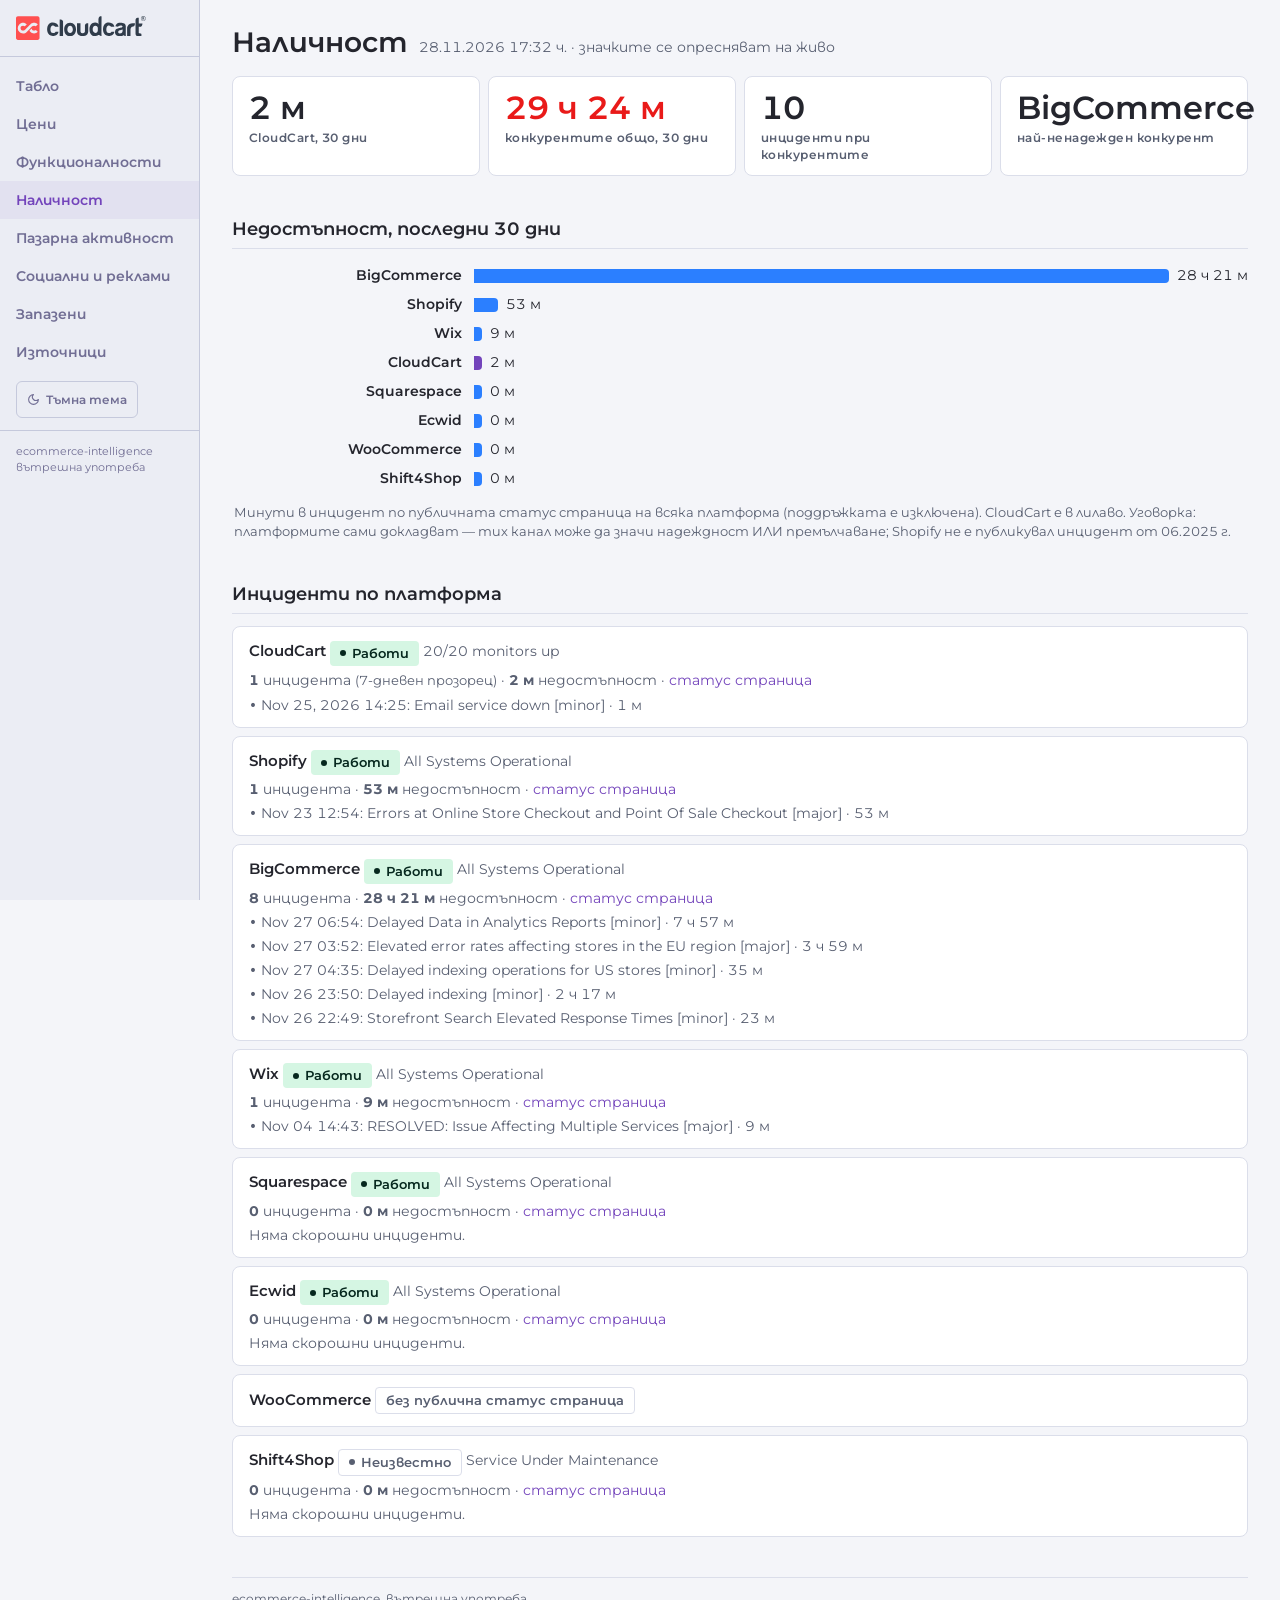
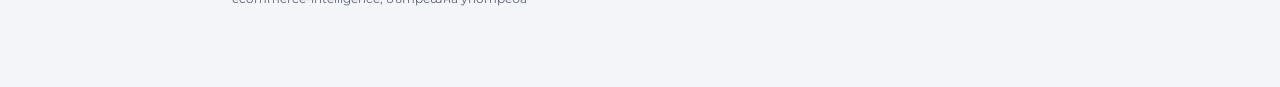
<file: reports/availability.html>
<!doctype html><html lang="bg"><meta charset="utf-8"><meta name="viewport" content="width=device-width,initial-scale=1"><link rel="icon" href="favicon.ico"><title>Наличност</title><script>(function(){try{var t=localStorage.getItem('cc-theme');if(t)document.documentElement.setAttribute('data-theme',t);}catch(e){}})();</script><style>
@font-face{font-family:"Montserrat";
src:url("fonts/montserrat-var.woff2") format("woff2-variations");
font-weight:100 900;font-style:normal;font-display:swap}
:root{
--bg:#F4F5F9;--fg:#24252D;--card:#FFFFFF;--muted:#585F71;--mid:#8380AB;
--border:#DBDEEA;--border-1:#EBEDF4;
--primary:#7344BB;--primary-hover:#9D67F4;--on-primary:#FFFFFF;
--primary-soft:rgba(115,68,187,.07);
--side-bg:#EBEDF4;--side-fg:#716E94;--side-border:#C5C9DC;
--ok-bg:#D5F6E3;--ok-fg:#06281E;--warn-bg:#FEF9C3;--warn-fg:#422006;
--err-bg:#FFE0E0;--err-fg:#490606;--destructive:#E91A19;
--input:#FFFFFF;--ghost-fg:#6D758A;--ghost-hover:#0000000D;
--focus:#9D67F4;
--chart-ours:#7344BB;--chart-comp:#2B7FFF;
--r-xs:2px;--r-sm:4px;--r-md:6px;--r-lg:8px;--r-xl:12px;
--row-h:50px;--row-pad-y:9px;
--dur-fast:100ms;--dur-base:160ms;--dur-slow:240ms;
--ease:cubic-bezier(.19,.91,.38,1)}
[data-theme="dark"]{
--bg:#0A0A14;--fg:#F7F8F8;--card:#1A1A2B;--muted:#8C93A4;--mid:#AEB1CD;
--border:#34314E;--border-1:#1A1A2B;
--primary:#AE82FF;--primary-hover:#C9B1FF;--on-primary:#1A1A2B;
--primary-soft:rgba(174,130,255,.10);
--side-bg:#1A1A2B;--side-fg:#C5C9DC;--side-border:#34314E;
--ok-bg:#7BDAAD;--ok-fg:#06281E;--warn-bg:#FEF08A;--warn-fg:#422006;
--err-bg:#FFA09F;--err-fg:#490606;--destructive:#FF6867;
--input:#FFFFFF0D;--ghost-fg:#DBDEEA;--ghost-hover:#FFFFFF1A;
--focus:#C9B1FF;
--chart-ours:#AE82FF;--chart-comp:#1CCFB9}
*{box-sizing:border-box}
html{font-family:"Montserrat",system-ui,sans-serif;font-size:15px;
line-height:23px;color:var(--fg);background:var(--bg);
font-variant-numeric:tabular-nums lining-nums}
body{margin:0;background:var(--bg);color:var(--fg);font-size:15px;
line-height:23px}
:is(td,th,.sku,.mono,input,code,.num){font-variant-ligatures:none;
font-feature-settings:"liga" 0,"calt" 0,"dlig" 0}
:focus-visible{outline:2px solid var(--focus);outline-offset:2px}
a{color:var(--primary);text-decoration:none}
a:hover{color:var(--primary-hover)}
h1,h2,h3,h4,h5{margin:0;color:var(--fg)}
h1{font-size:28px;line-height:36px;font-weight:600}
h3{font-size:19px;line-height:27px;font-weight:600}
h4{font-size:15px;line-height:22px;font-weight:600}
/* ---------- обикновена рамка (под-справки, писма) ---------- */
.wrap{max-width:900px;margin:0 auto;padding:24px 16px 60px}
/* ---------- админ рамка: лента < фон < карта ---------- */
.app{display:flex;min-height:100vh}
.side{flex:0 0 200px;background:var(--side-bg);
border-right:1px solid var(--side-border);padding:16px 0;
position:sticky;top:0;height:100vh;overflow-y:auto}
.side .mark{display:block;padding:0 16px 14px;font-weight:700;font-size:17px;
color:var(--fg);border-bottom:1px solid var(--side-border);margin-bottom:10px}
.side .tagl{display:block;font-size:12px;line-height:17px;font-weight:600;
letter-spacing:.44px;color:var(--side-fg);margin-top:2px}
.sitem{display:block;padding:9px 16px;font-size:14px;line-height:20px;
font-weight:600;color:var(--side-fg);
transition:background var(--dur-fast) var(--ease),color var(--dur-fast) var(--ease)}
.sitem:hover{background:var(--ghost-hover);color:var(--fg)}
.sitem.on{background:var(--primary-soft);color:var(--primary)}
.side .sfoot{padding:12px 16px;font-size:11px;line-height:16px;
color:var(--side-fg);border-top:1px solid var(--side-border);margin-top:12px}
.themebtn{display:inline-flex;align-items:center;gap:6px;margin:10px 16px 0;
padding:6px 10px;background:transparent;border:1px solid var(--side-border);
border-radius:var(--r-md);color:var(--side-fg);font:inherit;font-size:12px;
font-weight:600;cursor:pointer}
.themebtn:hover{background:var(--ghost-hover)}
.themebtn svg{width:13px;height:13px}
.main{flex:1;min-width:0;max-width:1760px;padding:24px 32px 80px}
.page-head{display:flex;flex-wrap:wrap;align-items:baseline;gap:12px;
margin-bottom:16px}
.page-head h1{font-size:28px;line-height:36px;font-weight:600}
.page-head .meta{margin:0}
@media(max-width:800px){.app{display:block}
.side{position:static;height:auto;width:100%;border-right:none;
border-bottom:1px solid var(--side-border);display:flex;flex-wrap:wrap;
align-items:center;gap:2px;padding:8px 12px}
.side .mark{border:none;margin:0;padding:0 12px 0 0}
.side .tagl{display:none}.side .sfoot{display:none}.themebtn{margin:0}
.sitem{border-radius:var(--r-md);padding:5px 10px}
.main{padding:16px 12px 60px}
body{font-size:16px}}
/* ---------- типография на секции ---------- */
.meta{color:var(--muted);font-size:13.5px;line-height:20px;margin-bottom:16px}
h2.sec,h2{font-size:18px;line-height:26px;font-weight:600;color:var(--fg);
margin:40px 0 12px;padding-bottom:6px;border-bottom:1px solid var(--border)}
section{scroll-margin-top:16px}
/* ---------- карти ---------- */
.card{background:var(--card);border:1px solid var(--border);
border-radius:var(--r-lg);padding:12px 16px;margin-bottom:8px}
.card a{font-weight:600}
.row{display:flex;justify-content:space-between;gap:12px;margin-top:6px;
font-size:13.5px;line-height:20px;color:var(--muted)}
.src{color:var(--muted);font-weight:600}
.sig{display:inline-block;background:var(--primary-soft);color:var(--primary);
border-radius:var(--r-xs);padding:2px 8px;font-size:12.5px;line-height:18px;
font-weight:600;margin:6px 5px 0 0}
.empty{color:var(--muted);font-style:italic;font-size:14px}
.warn{margin-top:24px;font-size:13.5px;color:var(--muted);
border-top:1px solid var(--border);padding-top:12px}
.warn b{color:var(--err-fg);background:var(--err-bg);padding:1px 6px;
border-radius:var(--r-xs)}
.name{font-weight:600;color:var(--fg)}
.chg{font-weight:600;color:var(--warn-fg);background:var(--warn-bg);
padding:1px 6px;border-radius:var(--r-xs)}
.sub{font-size:13.5px;line-height:20px;color:var(--muted);margin-top:4px}
.sub a{font-weight:400}
/* ---------- значки ---------- */
.badge{display:inline-flex;align-items:center;gap:6px;font-size:13px;
line-height:19px;font-weight:600;padding:3px 10px;border-radius:var(--r-sm);
white-space:nowrap}
.badge .dt{width:6px;height:6px;border-radius:50%;background:currentColor}
.badge-ok{background:var(--ok-bg);color:var(--ok-fg)}
.badge-warn{background:var(--warn-bg);color:var(--warn-fg)}
.badge-err{background:var(--err-bg);color:var(--err-fg)}
.badge-na{background:transparent;color:var(--muted);
border:1px solid var(--border)}
.pill{font-size:12px;font-weight:600;padding:2px 9px;
border-radius:var(--r-sm);border:1px solid var(--border);color:var(--muted);
float:right}
.pill-hot{border-color:transparent;color:var(--err-fg);background:var(--err-bg)}
/* ---------- KPI ---------- */
.tiles{display:grid;grid-template-columns:repeat(auto-fit,minmax(140px,1fr));
gap:8px;margin-bottom:12px}
.tile{background:var(--card);border:1px solid var(--border);
border-radius:var(--r-lg);padding:12px 16px}
.tile .n{font-size:32px;line-height:38px;font-weight:600;color:var(--fg)}
.tile .n.hot{color:var(--destructive)}
.tile .l{font-size:12px;line-height:17px;font-weight:600;
letter-spacing:.44px;color:var(--muted);margin-top:2px}
/* ---------- бутони ---------- */
.btn{display:inline-block;background:var(--primary);color:var(--on-primary);
font-weight:600;font-size:14px;height:38px;line-height:38px;padding:0 18px;
border-radius:var(--r-md);text-decoration:none;margin:6px 8px 0 0;
transition:background var(--dur-fast) var(--ease)}
.btn:hover{background:var(--primary-hover);color:var(--on-primary)}
.btn.ghost{background:transparent;color:var(--primary);
border:1px solid var(--border);line-height:36px}
.btn.ghost:hover{background:var(--ghost-hover)}
/* ---------- таблици ---------- */
.tablewrap{overflow-x:auto;border:1px solid var(--border);
border-radius:var(--r-lg);background:var(--card)}
table.dense,.matrix{width:100%;border-collapse:collapse;font-size:14px;
line-height:21px;background:var(--card)}
.matrix{min-width:640px}
table.dense th,.matrix th{text-align:left;font-size:12px;line-height:17px;
font-weight:600;letter-spacing:.33px;color:var(--muted);
padding:8px 12px;border-bottom:1px solid var(--border);white-space:nowrap}
table.dense td,.matrix td{padding:var(--row-pad-y) 12px;
border-bottom:1px solid var(--border-1);vertical-align:middle;
height:var(--row-h)}
table.dense tbody tr:last-child td,.matrix tbody tr:last-child td{border-bottom:none}
table.dense tbody tr:hover td{background:var(--bg);
transition:background var(--dur-fast) var(--ease)}
td.num,.num{text-align:right;white-space:nowrap}
table.dense th.num{text-align:right;width:1%;white-space:nowrap;
padding-right:24px}
table.dense td.num{width:1%;padding-right:24px}
.matrix .vname a,.dense .vname a{color:var(--fg);font-weight:600}
.matrix tr.ours td,.dense tr.ours td{background:var(--primary-soft)}
.matrix .na{color:var(--mid)}
.pname{font-weight:600;color:var(--fg);font-size:13px;line-height:18px}
.pprice{margin-top:1px}
.approx{color:var(--muted);font-size:12.5px}
.delta{display:inline-block;font-size:12.5px;line-height:18px;font-weight:600;
border-radius:var(--r-sm);padding:1px 6px;margin-top:3px}
.delta.up{background:var(--ok-bg);color:var(--ok-fg)}
.delta.down{background:var(--err-bg);color:var(--err-fg)}
.basis{font-size:13px;line-height:19px;color:var(--muted);margin:10px 2px 0}
/* ---------- ленти (сравнение на величини) ---------- */
.bars{margin-top:4px}
.barrow{display:flex;align-items:center;gap:12px;padding:3px 0}
.barlabel{flex:0 0 230px;font-size:14px;font-weight:600;color:var(--fg);
text-align:right;white-space:nowrap;overflow:hidden;text-overflow:ellipsis}
.bartrack{flex:1;display:flex;align-items:center;gap:8px}
.bar{height:14px;border-radius:0 var(--r-sm) var(--r-sm) 0;
background:var(--chart-comp);min-width:3px}
.bar.ours{background:var(--chart-ours)}
.barval{font-size:14px;color:var(--fg);white-space:nowrap}
@media(max-width:640px){.barlabel{flex-basis:120px}}
/* ---------- измерител в клетка ---------- */
.meter{display:inline-block;width:64px;height:6px;background:var(--bg);
border:1px solid var(--border);border-radius:3px;vertical-align:middle;
margin-right:6px}
.meter i{display:block;height:100%;background:var(--destructive);
border-radius:2px;min-width:2px}
.cellmain{color:var(--fg)}
.cellmain b{font-weight:600}
.okmuted{color:var(--muted)}
.linkrow a{display:inline-block;font-size:13px;font-weight:600;
margin-right:8px}
.foot{margin-top:40px;font-size:12px;line-height:17px;color:var(--muted);
border-top:1px solid var(--border);padding-top:12px}
.brand{display:flex;align-items:baseline;gap:10px;margin-bottom:16px;
border-bottom:1px solid var(--border);padding-bottom:12px}
.brand .mark{font-weight:700;font-size:17px;color:var(--fg)}
.brand .tag{font-size:12px;letter-spacing:.44px;color:var(--muted);
font-weight:600}
input#filterbox{width:100%;height:40px;background:var(--input);
border:1px solid var(--border);border-radius:var(--r-md);padding:0 12px;
font:inherit;color:var(--fg);margin-bottom:12px}
/* ---------- филтърни чипове (избраният е едно от шестте маркови места) --- */
.chips{display:flex;flex-wrap:wrap;gap:6px;margin-bottom:8px}
.chip{font:inherit;font-size:14px;line-height:20px;font-weight:600;
padding:6px 14px;background:var(--card);border:1px solid var(--border);
border-radius:var(--r-md);color:var(--muted);cursor:pointer;
transition:background var(--dur-fast) var(--ease),color var(--dur-fast) var(--ease)}
.chip:hover{background:var(--ghost-hover);color:var(--fg)}
.chip.on{background:var(--primary-soft);color:var(--primary);
border-color:transparent}
.logo{display:block;height:24px;width:auto;margin-bottom:2px}
.logo-d{display:none}
[data-theme="dark"] .logo-l{display:none}
[data-theme="dark"] .logo-d{display:block}
@media(min-width:1100px){
.filterable,#savedlist{display:grid;
grid-template-columns:repeat(auto-fill,minmax(520px,1fr));gap:8px;
align-items:start}
.filterable .card,#savedlist .card{margin-bottom:0}}
/* ---------- запазване за по-късно (bookmark; локално в браузъра) ------- */
.favbtn{float:right;background:transparent;border:none;cursor:pointer;
color:var(--mid);padding:2px 4px;margin-left:8px;line-height:1}
.favbtn:hover{color:var(--fg)}
.favbtn.on{color:var(--primary)}
.favbtn svg{width:16px;height:16px;vertical-align:middle}
.favbtn.on svg{fill:currentColor}
.newmark{display:inline-block;font-size:12px;line-height:17px;font-weight:600;
letter-spacing:.44px;color:var(--ok-fg);background:var(--ok-bg);
border-radius:var(--r-xs);padding:1px 6px;margin-right:6px}
.score{float:right;font-size:12.5px;color:var(--mid)}
/* ---------- матрица на възможностите: бърз преглед + детайл при клик --- */
tr.frow{cursor:pointer}
tr.frow:hover td{background:var(--bg)}
tr.frow.open td{background:var(--primary-soft)}
tr.frow .fname{font-weight:600;color:var(--fg)}
tr.frow .fhint{font-size:12.5px;color:var(--mid);font-weight:400}
tr.frow.open .fhint{color:var(--primary)}
tr.fdetail>td{background:var(--bg);padding:12px}
.fdgrid{display:grid;grid-template-columns:repeat(auto-fill,minmax(230px,1fr));
gap:8px}
.fd{background:var(--card);border:1px solid var(--border);
border-radius:var(--r-md);padding:10px 12px}
.fd.ours{background:var(--primary-soft)}
.fdv{display:flex;justify-content:space-between;align-items:center;gap:8px;
font-weight:600;color:var(--fg)}
.fdnote{font-size:13.5px;line-height:20px;color:var(--muted);margin-top:6px}
.fd .sub{margin-top:6px}
</style><body><div class=app><aside class=side><span class=mark><svg class="logo logo-l" role="img" aria-label="CloudCart" version="1.1" id="Layer_1" xmlns="http://www.w3.org/2000/svg" xmlns:xlink="http://www.w3.org/1999/xlink" x="0px" y="0px"
	 viewBox="0 0 200 37" enable-background="new 0 0 200 37" xml:space="preserve">
<g id="Warstwa_1_2_">
</g>
<g id="Clip-6">
</g>
<g id="Clip-15">
</g>
<g>
	<g>
		<g>
			<g>
				<g>
					<g>
						<path fill="#303C4A" d="M141.648,14.904c3.074-1.307,4.887,1.64,4.887,1.64h5.123c0,0-0.835-6.451-8.941-6.451
							c0,0-8.098-0.192-8.564,9.632c0,0-0.932,10.563,8.756,11.221c0,0,7.82,0.096,8.751-6.641h-4.47c0,0-1.028,2.17-3.912,2.059
							c-3.424-0.127-3.818-3.786-3.818-3.786S138.574,16.221,141.648,14.904z"/>
						<path fill="#303C4A" d="M164.186,10.747c-4.799-0.558-7.869,0.192-9.033,1.544c0,0-1.82,1.684-1.771,3.698
							c0,0,2.711,1.198,4.843,0c0,0,0.278-1.499,3.308-1.364c0,0,2.327-0.043,2.743,1.364c0,0,0.281,1.401-1.303,1.774
							c0,0-1.677,0.607-3.072,0.653c0,0-5.631,0.517-6.568,3.226c0,0-1.992,4.633,0.98,7.672c0,0,1.863,2.196,7.729,1.5
							c0,0,2-0.256,3.599-1.272c0.131-0.028,0.291-0.031,0.461-0.007c0.442,0.38,1.629,1.248,3.16,1.132V15.332
							C169.26,15.332,168.982,11.311,164.186,10.747z M160.752,26.824c-3.232,0.337-3.214-2.068-3.214-2.068
							c-0.313-2.291,2.864-2.77,2.864-2.77c1.934-0.484,3.947-1.231,3.947-1.231C165.154,26.716,160.752,26.824,160.752,26.824z"/>
						<path fill="#303C4A" d="M180.111,11.305c-8.454,0.074-8.803,7.438-8.803,7.438v12.205h5.237V20.495
							c0.277-3.574,2.591-3.999,2.591-3.999l1.602-0.141c2.869-0.405,2.656-5.051,2.656-5.051H180.111L180.111,11.305z"/>
						<path fill="#303C4A" d="M191.55,16.561c3.546-0.113,3.368-5.076,3.368-5.076h-5.656V2.602h-1.886
							c-2.38,0-3.074,3.295-3.074,3.295v11.994v10.032c0.345,3.364,3.074,3.015,3.074,3.015h6.005v-2.877
							c-0.422-1.265-1.747-1.054-1.747-1.054c-2.026-0.067-2.372-0.625-2.372-0.625v-9.837L191.55,16.561z"/>
					</g>
					<g>
						<path fill="#303C4A" d="M55.498,14.921c3.074-1.313,4.894,1.632,4.894,1.632h5.123c0,0-0.843-6.451-8.941-6.451
							c0,0-8.106-0.188-8.567,9.633c0,0-0.935,10.57,8.753,11.225c0,0,7.825,0.094,8.753-6.643h-4.469c0,0-1.027,2.164-3.909,2.06
							c-3.428-0.133-3.821-3.788-3.821-3.788S52.429,16.229,55.498,14.921z"/>
						<path fill="#303C4A" d="M67.332,5.377v25.582h5.212V8.561C72.544,8.561,72.544,5.468,67.332,5.377z"/>
						<path fill="#303C4A" d="M83.417,10.43c-6.075,0-9.103,4.594-9.103,10.262c0,5.672,3.027,10.268,9.103,10.268
							c5.753,0,9.104-4.596,9.104-10.268C92.521,15.023,89.401,10.43,83.417,10.43z M83.417,26.307c-2.34,0-4.239-2.513-4.239-5.613
							c0-3.096,1.899-5.609,4.239-5.609c2.338,0,4.237,2.514,4.237,5.609C87.654,23.794,85.755,26.307,83.417,26.307z"/>
						<path fill="#303C4A" d="M106.305,14.029c0,0,0.189,7.388,0,9.869c-0.188,2.479-3.584,2.803-3.584,2.803
							c-3.262-0.094-3.308-3.32-3.308-3.32v-12.39h-5.354v12.77c0.047,7.06,8.636,7.198,8.636,7.198
							c6.074-0.044,7.658-3.742,7.658-3.742c0.889-1.357,0.982-3.508,0.982-3.508V10.991h-1.258
							C106.907,10.898,106.305,14.029,106.305,14.029z"/>
						<path fill="#303C4A" d="M131.759,24.584l0.156-23.73c0,0-3.676-1.883-4.793,3.799v7.916c-0.086,0.012-0.168,0.006-0.246,0
							c-0.481-0.868-1.813-2.465-5.053-2.385c-4.732,0.107-8.554,3.807-8.511,10.51c0,6.178,3.203,10.254,7.896,10.254
							c2.489,0,4.396-0.238,5.671-1.572c0.3-0.105,0.815-0.198,1.38,0.016c0.549,0.62,1.391,1.279,2.52,1.4
							c0.078,0.005,0.16,0.012,0.259,0.018c0.03,0,0.063,0.008,0.09,0.008l-0.004-0.008c0.201,0.008,0.452,0,0.791,0.008
							C131.838,29.465,131.759,26.781,131.759,24.584z M126.164,21.658c0,0.479-0.04,0.971-0.123,1.418
							c-0.359,1.746-1.818,2.965-3.602,2.965c-2.545,0-4.203-2.111-4.203-5.489c0-3.125,1.41-5.646,4.248-5.646
							c1.897,0,3.238,1.385,3.598,3.009c0.082,0.369,0.082,0.808,0.082,1.138V21.658z"/>
					</g>
				</g>
			</g>
		</g>
		<path fill="#FF5050" d="M36.263,33.857c0,1.636-1.319,2.957-2.954,2.957H2.956C1.327,36.814,0,35.493,0,33.857V3.506
			c0-1.628,1.327-2.951,2.956-2.951h30.353c1.635,0,2.954,1.322,2.954,2.951V33.857z M21.8,19.266L21.8,19.266
			c0,0,3.276-3.276,3.292-3.298c1.5-1.5,3.935-1.5,5.436,0l3.051-3.05c-3.183-3.179-8.358-3.179-11.535,0
			c-0.025,0.021-8.503,8.503-8.503,8.503c-0.724,0.714-1.682,1.104-2.699,1.104c-1.025,0-1.989-0.397-2.717-1.125
			c-1.497-1.502-1.497-3.938,0-5.433c0.729-0.725,1.691-1.124,2.717-1.124c1.026,0,1.989,0.399,2.717,1.124l3.053-3.05
			c-1.541-1.539-3.592-2.395-5.77-2.395c-2.18,0-4.229,0.855-5.77,2.395c-3.178,3.18-3.178,8.352,0,11.535
			c1.541,1.54,3.59,2.389,5.77,2.389l0,0c2.153,0,4.182-0.83,5.716-2.339l0,0L21.8,19.266z M27.807,22.527
			c-1.025,0-1.988-0.4-2.717-1.129c-0.552-0.547-0.896-1.232-1.041-1.942l-3.305,3.303c0.346,0.604,0.779,1.171,1.295,1.693
			c1.542,1.54,3.591,2.389,5.768,2.389c2.182,0,4.23-0.849,5.771-2.389l-3.051-3.054C29.798,22.127,28.831,22.527,27.807,22.527z"/>
	</g>
	<path fill="#303C4A" d="M196.305,7.729c-2.179,0-3.688-1.511-3.688-3.761c0-2.252,1.552-3.782,3.688-3.782
		c2.139,0,3.695,1.529,3.695,3.782C200,6.218,198.452,7.729,196.305,7.729 M196.305,0.609c-1.752,0-3.152,1.211-3.152,3.346
		c0,2.139,1.394,3.327,3.152,3.327c1.764,0,3.168-1.199,3.168-3.327C199.473,1.831,198.066,0.609,196.305,0.609 M197.389,5.979
		l-1.244-1.793h-0.401v1.731h-0.722V1.729h1.264c0.874,0,1.459,0.446,1.459,1.227c0,0.596-0.321,0.992-0.846,1.148l1.199,1.707
		L197.389,5.979z M196.296,2.395h-0.554v1.229h0.51c0.479,0,0.771-0.194,0.771-0.616c0-0.426-0.258-0.625-0.728-0.625"/>
</g>
</svg><svg class="logo logo-d" role="img" aria-label="CloudCart" version="1.1" id="Layer_1" xmlns="http://www.w3.org/2000/svg" xmlns:xlink="http://www.w3.org/1999/xlink" x="0px" y="0px"
	 viewBox="0 0 200 37" enable-background="new 0 0 200 37" xml:space="preserve">
<g id="Warstwa_1_2_">
</g>
<g id="Clip-6">
</g>
<g id="Clip-15">
</g>
<g>
	<g>
		<g>
			<g>
				<g>
					<g>
						<path fill="#F7F8F8" d="M141.648,14.904c3.074-1.307,4.887,1.64,4.887,1.64h5.123c0,0-0.835-6.451-8.941-6.451
							c0,0-8.098-0.192-8.564,9.632c0,0-0.932,10.563,8.756,11.221c0,0,7.82,0.096,8.751-6.641h-4.47c0,0-1.028,2.17-3.912,2.059
							c-3.424-0.127-3.818-3.786-3.818-3.786S138.574,16.221,141.648,14.904z"/>
						<path fill="#F7F8F8" d="M164.186,10.747c-4.799-0.558-7.869,0.192-9.033,1.544c0,0-1.82,1.684-1.771,3.698
							c0,0,2.711,1.198,4.843,0c0,0,0.278-1.499,3.308-1.364c0,0,2.327-0.043,2.743,1.364c0,0,0.281,1.401-1.303,1.774
							c0,0-1.677,0.607-3.072,0.653c0,0-5.631,0.517-6.568,3.226c0,0-1.992,4.633,0.98,7.672c0,0,1.863,2.196,7.729,1.5
							c0,0,2-0.256,3.599-1.272c0.131-0.028,0.291-0.031,0.461-0.007c0.442,0.38,1.629,1.248,3.16,1.132V15.332
							C169.26,15.332,168.982,11.311,164.186,10.747z M160.752,26.824c-3.232,0.337-3.214-2.068-3.214-2.068
							c-0.313-2.291,2.864-2.77,2.864-2.77c1.934-0.484,3.947-1.231,3.947-1.231C165.154,26.716,160.752,26.824,160.752,26.824z"/>
						<path fill="#F7F8F8" d="M180.111,11.305c-8.454,0.074-8.803,7.438-8.803,7.438v12.205h5.237V20.495
							c0.277-3.574,2.591-3.999,2.591-3.999l1.602-0.141c2.869-0.405,2.656-5.051,2.656-5.051H180.111L180.111,11.305z"/>
						<path fill="#F7F8F8" d="M191.55,16.561c3.546-0.113,3.368-5.076,3.368-5.076h-5.656V2.602h-1.886
							c-2.38,0-3.074,3.295-3.074,3.295v11.994v10.032c0.345,3.364,3.074,3.015,3.074,3.015h6.005v-2.877
							c-0.422-1.265-1.747-1.054-1.747-1.054c-2.026-0.067-2.372-0.625-2.372-0.625v-9.837L191.55,16.561z"/>
					</g>
					<g>
						<path fill="#F7F8F8" d="M55.498,14.921c3.074-1.313,4.894,1.632,4.894,1.632h5.123c0,0-0.843-6.451-8.941-6.451
							c0,0-8.106-0.188-8.567,9.633c0,0-0.935,10.57,8.753,11.225c0,0,7.825,0.094,8.753-6.643h-4.469c0,0-1.027,2.164-3.909,2.06
							c-3.428-0.133-3.821-3.788-3.821-3.788S52.429,16.229,55.498,14.921z"/>
						<path fill="#F7F8F8" d="M67.332,5.377v25.582h5.212V8.561C72.544,8.561,72.544,5.468,67.332,5.377z"/>
						<path fill="#F7F8F8" d="M83.417,10.43c-6.075,0-9.103,4.594-9.103,10.262c0,5.672,3.027,10.268,9.103,10.268
							c5.753,0,9.104-4.596,9.104-10.268C92.521,15.023,89.401,10.43,83.417,10.43z M83.417,26.307c-2.34,0-4.239-2.513-4.239-5.613
							c0-3.096,1.899-5.609,4.239-5.609c2.338,0,4.237,2.514,4.237,5.609C87.654,23.794,85.755,26.307,83.417,26.307z"/>
						<path fill="#F7F8F8" d="M106.305,14.029c0,0,0.189,7.388,0,9.869c-0.188,2.479-3.584,2.803-3.584,2.803
							c-3.262-0.094-3.308-3.32-3.308-3.32v-12.39h-5.354v12.77c0.047,7.06,8.636,7.198,8.636,7.198
							c6.074-0.044,7.658-3.742,7.658-3.742c0.889-1.357,0.982-3.508,0.982-3.508V10.991h-1.258
							C106.907,10.898,106.305,14.029,106.305,14.029z"/>
						<path fill="#F7F8F8" d="M131.759,24.584l0.156-23.73c0,0-3.676-1.883-4.793,3.799v7.916c-0.086,0.012-0.168,0.006-0.246,0
							c-0.481-0.868-1.813-2.465-5.053-2.385c-4.732,0.107-8.554,3.807-8.511,10.51c0,6.178,3.203,10.254,7.896,10.254
							c2.489,0,4.396-0.238,5.671-1.572c0.3-0.105,0.815-0.198,1.38,0.016c0.549,0.62,1.391,1.279,2.52,1.4
							c0.078,0.005,0.16,0.012,0.259,0.018c0.03,0,0.063,0.008,0.09,0.008l-0.004-0.008c0.201,0.008,0.452,0,0.791,0.008
							C131.838,29.465,131.759,26.781,131.759,24.584z M126.164,21.658c0,0.479-0.04,0.971-0.123,1.418
							c-0.359,1.746-1.818,2.965-3.602,2.965c-2.545,0-4.203-2.111-4.203-5.489c0-3.125,1.41-5.646,4.248-5.646
							c1.897,0,3.238,1.385,3.598,3.009c0.082,0.369,0.082,0.808,0.082,1.138V21.658z"/>
					</g>
				</g>
			</g>
		</g>
		<path fill="#FF5050" d="M36.263,33.857c0,1.636-1.319,2.957-2.954,2.957H2.956C1.327,36.814,0,35.493,0,33.857V3.506
			c0-1.628,1.327-2.951,2.956-2.951h30.353c1.635,0,2.954,1.322,2.954,2.951V33.857z M21.8,19.266L21.8,19.266
			c0,0,3.276-3.276,3.292-3.298c1.5-1.5,3.935-1.5,5.436,0l3.051-3.05c-3.183-3.179-8.358-3.179-11.535,0
			c-0.025,0.021-8.503,8.503-8.503,8.503c-0.724,0.714-1.682,1.104-2.699,1.104c-1.025,0-1.989-0.397-2.717-1.125
			c-1.497-1.502-1.497-3.938,0-5.433c0.729-0.725,1.691-1.124,2.717-1.124c1.026,0,1.989,0.399,2.717,1.124l3.053-3.05
			c-1.541-1.539-3.592-2.395-5.77-2.395c-2.18,0-4.229,0.855-5.77,2.395c-3.178,3.18-3.178,8.352,0,11.535
			c1.541,1.54,3.59,2.389,5.77,2.389l0,0c2.153,0,4.182-0.83,5.716-2.339l0,0L21.8,19.266z M27.807,22.527
			c-1.025,0-1.988-0.4-2.717-1.129c-0.552-0.547-0.896-1.232-1.041-1.942l-3.305,3.303c0.346,0.604,0.779,1.171,1.295,1.693
			c1.542,1.54,3.591,2.389,5.768,2.389c2.182,0,4.23-0.849,5.771-2.389l-3.051-3.054C29.798,22.127,28.831,22.527,27.807,22.527z"/>
	</g>
	<path fill="#F7F8F8" d="M196.305,7.729c-2.179,0-3.688-1.511-3.688-3.761c0-2.252,1.552-3.782,3.688-3.782
		c2.139,0,3.695,1.529,3.695,3.782C200,6.218,198.452,7.729,196.305,7.729 M196.305,0.609c-1.752,0-3.152,1.211-3.152,3.346
		c0,2.139,1.394,3.327,3.152,3.327c1.764,0,3.168-1.199,3.168-3.327C199.473,1.831,198.066,0.609,196.305,0.609 M197.389,5.979
		l-1.244-1.793h-0.401v1.731h-0.722V1.729h1.264c0.874,0,1.459,0.446,1.459,1.227c0,0.596-0.321,0.992-0.846,1.148l1.199,1.707
		L197.389,5.979z M196.296,2.395h-0.554v1.229h0.51c0.479,0,0.771-0.194,0.771-0.616c0-0.426-0.258-0.625-0.728-0.625"/>
</g>
</svg></span><a class='sitem' href='index.html'>Табло</a><a class='sitem' href='pricing.html'>Цени</a><a class='sitem' href='features.html'>Функционалности</a><a class='sitem on' href='availability.html'>Наличност</a><a class='sitem' href='activity.html'>Пазарна активност</a><a class='sitem' href='social.html'>Социални и реклами</a><a class='sitem' href='saved.html'>Запазени</a><a class='sitem' href='sources.html'>Източници</a><button class=themebtn id=themebtn type=button><svg viewBox="0 0 24 24" fill="none" stroke="currentColor" stroke-width="2" stroke-linecap="round" stroke-linejoin="round"><path d="M12 3a6 6 0 0 0 9 9 9 9 0 1 1-9-9Z"/></svg><span class=tlab>Тъмна тема</span></button><div class=sfoot>ecommerce-intelligence<br>вътрешна употреба</div></aside><main class=main><div class=page-head><h1>Наличност</h1><div class=meta>28.11.2026 17:32 ч. · значките се опресняват на живо</div></div><div class=tiles><div class=tile><div class='n'>2 м</div><div class=l>CloudCart, 30 дни</div></div><div class=tile><div class='n hot'>29 ч 24 м</div><div class=l>конкурентите общо, 30 дни</div></div><div class=tile><div class='n'>10</div><div class=l>инциденти при конкурентите</div></div><div class=tile><div class='n'>BigCommerce</div><div class=l>най-ненадежден конкурент</div></div></div><h2>Недостъпност, последни 30 дни</h2><div class=bars><div class=barrow><div class=barlabel>BigCommerce</div><div class=bartrack><div class='bar ' style='width:100.0%'></div><span class=barval>28 ч 21 м</span></div></div><div class=barrow><div class=barlabel>Shopify</div><div class=bartrack><div class='bar ' style='width:3.1%'></div><span class=barval>53 м</span></div></div><div class=barrow><div class=barlabel>Wix</div><div class=bartrack><div class='bar ' style='width:1.0%'></div><span class=barval>9 м</span></div></div><div class=barrow><div class=barlabel>CloudCart</div><div class=bartrack><div class='bar ours' style='width:1.0%'></div><span class=barval>2 м</span></div></div><div class=barrow><div class=barlabel>Squarespace</div><div class=bartrack><div class='bar ' style='width:1.0%'></div><span class=barval>0 м</span></div></div><div class=barrow><div class=barlabel>Ecwid</div><div class=bartrack><div class='bar ' style='width:1.0%'></div><span class=barval>0 м</span></div></div><div class=barrow><div class=barlabel>WooCommerce</div><div class=bartrack><div class='bar ' style='width:1.0%'></div><span class=barval>0 м</span></div></div><div class=barrow><div class=barlabel>Shift4Shop</div><div class=bartrack><div class='bar ' style='width:1.0%'></div><span class=barval>0 м</span></div></div></div><div class=basis>Минути в инцидент по публичната статус страница на всяка платформа (поддръжката е изключена). CloudCart е в лилаво. Уговорка: платформите сами докладват — тих канал може да значи надеждност ИЛИ премълчаване; Shopify не е публикувал инцидент от 06.2025 г.</div><h2>Инциденти по платформа</h2><div class=card><span class=name>CloudCart</span> <span class='badge badge-ok' data-vendor='CloudCart-d'><span class=dt></span>Работи</span> <span class=sub>20/20 monitors up</span><div class=sub><b>1</b> инцидента <span class=approx>(7-дневен прозорец)</span> · <b>2 м</b> недостъпност · <a href='https://status.cloudcart.com' target=_blank>статус страница</a></div><div class=sub>• Nov 25, 2026 14:25: Email service down [minor] · 1 м</div></div><div class=card><span class=name>Shopify</span> <span class='badge badge-ok' data-vendor='Shopify-d'><span class=dt></span>Работи</span> <span class=sub>All Systems Operational</span><div class=sub><b>1</b> инцидента · <b>53 м</b> недостъпност · <a href='https://www.shopifystatus.com' target=_blank>статус страница</a></div><div class=sub>• Nov 23 12:54: Errors at Online Store Checkout and Point Of Sale Checkout [major] · 53 м</div></div><div class=card><span class=name>BigCommerce</span> <span class='badge badge-ok' data-vendor='BigCommerce-d'><span class=dt></span>Работи</span> <span class=sub>All Systems Operational</span><div class=sub><b>8</b> инцидента · <b>28 ч 21 м</b> недостъпност · <a href='https://status.bigcommerce.com' target=_blank>статус страница</a></div><div class=sub>• Nov 27 06:54: Delayed Data in Analytics Reports [minor] · 7 ч 57 м</div><div class=sub>• Nov 27 03:52: Elevated error rates affecting stores in the EU region [major] · 3 ч 59 м</div><div class=sub>• Nov 27 04:35: Delayed indexing operations for US stores [minor] · 35 м</div><div class=sub>• Nov 26 23:50: Delayed indexing [minor] · 2 ч 17 м</div><div class=sub>• Nov 26 22:49: Storefront Search Elevated Response Times [minor] · 23 м</div></div><div class=card><span class=name>Wix</span> <span class='badge badge-ok' data-vendor='Wix-d'><span class=dt></span>Работи</span> <span class=sub>All Systems Operational</span><div class=sub><b>1</b> инцидента · <b>9 м</b> недостъпност · <a href='https://status.wix.com' target=_blank>статус страница</a></div><div class=sub>• Nov 04 14:43: RESOLVED: Issue Affecting Multiple Services [major] · 9 м</div></div><div class=card><span class=name>Squarespace</span> <span class='badge badge-ok' data-vendor='Squarespace-d'><span class=dt></span>Работи</span> <span class=sub>All Systems Operational</span><div class=sub><b>0</b> инцидента · <b>0 м</b> недостъпност · <a href='https://status.squarespace.com' target=_blank>статус страница</a></div><div class=sub>Няма скорошни инциденти.</div></div><div class=card><span class=name>Ecwid</span> <span class='badge badge-ok' data-vendor='Ecwid-d'><span class=dt></span>Работи</span> <span class=sub>All Systems Operational</span><div class=sub><b>0</b> инцидента · <b>0 м</b> недостъпност · <a href='https://status.ecwid.com' target=_blank>статус страница</a></div><div class=sub>Няма скорошни инциденти.</div></div><div class=card><span class=name>WooCommerce</span> <span class='badge badge-na'>без публична статус страница</span></div><div class=card><span class=name>Shift4Shop</span> <span class='badge badge-na' data-vendor='Shift4Shop-d'><span class=dt></span>Неизвестно</span> <span class=sub>Service Under Maintenance</span><div class=sub><b>0</b> инцидента · <b>0 м</b> недостъпност · <a href='https://status.shift4.com' target=_blank>статус страница</a></div><div class=sub>Няма скорошни инциденти.</div></div><footer class=foot>ecommerce-intelligence, вътрешна употреба</footer></main></div><script>
var tb=document.getElementById('themebtn');
if(tb){tb.addEventListener('click',function(){
var r=document.documentElement,
d=r.getAttribute('data-theme')==='dark'?'':'dark';
if(d)r.setAttribute('data-theme',d);else r.removeAttribute('data-theme');
try{localStorage.setItem('cc-theme',d)}catch(e){}
tb.querySelector('.tlab').textContent=d?'Светла тема':'Тъмна тема';});}

var A={"CloudCart": {"u": "https://status.cloudcart.com/api/getMonitorList/Xp6MXTnl73", "k": "uptimerobot"}, "Shopify": {"u": "https://www.shopifystatus.com/api/v2/status.json", "k": "statuspage"}, "BigCommerce": {"u": "https://status.bigcommerce.com/api/v2/status.json", "k": "statuspage"}, "Wix": {"u": "https://status.wix.com/api/v2/status.json", "k": "statuspage"}, "Squarespace": {"u": "https://status.squarespace.com/api/v2/status.json", "k": "statuspage"}, "Ecwid": {"u": "https://status.ecwid.com/api/v2/status.json", "k": "statuspage"}, "Shift4Shop": {"u": "https://status.shift4.com/api/v2/status.json", "k": "statuspage"}},M={none:['badge-ok','Работи'],minor:['badge-warn','Влошено'],
major:['badge-err','Частичен срив'],critical:['badge-err','Голям срив']};
Object.keys(A).forEach(function(v){fetch(A[v].u).then(function(r){return r.json()})
.then(function(j){var i;
if(A[v].k==='uptimerobot'){var c=((j.statistics||{}).counts)||{};
i=(c.down|0)===0?'none':((c.down|0)>=2?'major':'minor');}
else{i=(j.status&&j.status.indicator)||'unknown';}
var c2=M[i];if(!c2)return;
document.querySelectorAll("[data-vendor='"+v+"'],[data-vendor='"+v+"-d']")
.forEach(function(el){el.className='badge '+c2[0];
el.innerHTML="<span class=dt></span>"+c2[1]+" <span class=approx>на живо</span>";});})
.catch(function(){});});

document.querySelectorAll('table.dense th').forEach(function(th){
th.style.cursor='pointer';th.title='Сортирай';
th.addEventListener('click',function(){
var tb=th.closest('table').tBodies[0],i=[].indexOf.call(th.parentNode.children,th),
rows=[].slice.call(tb.rows),asc=th.dataset.asc!=='1';
th.dataset.asc=asc?'1':'0';
rows.sort(function(a,b){
var x=(a.cells[i]||{}).textContent||'',y=(b.cells[i]||{}).textContent||'';
var nx=parseFloat(x.replace(/[^0-9.\-]/g,'')),ny=parseFloat(y.replace(/[^0-9.\-]/g,''));
if(!isNaN(nx)&&!isNaN(ny))return asc?nx-ny:ny-nx;
return asc?x.localeCompare(y):y.localeCompare(x);});
rows.forEach(function(r){tb.appendChild(r)});});});
</script></body></html>
</file>
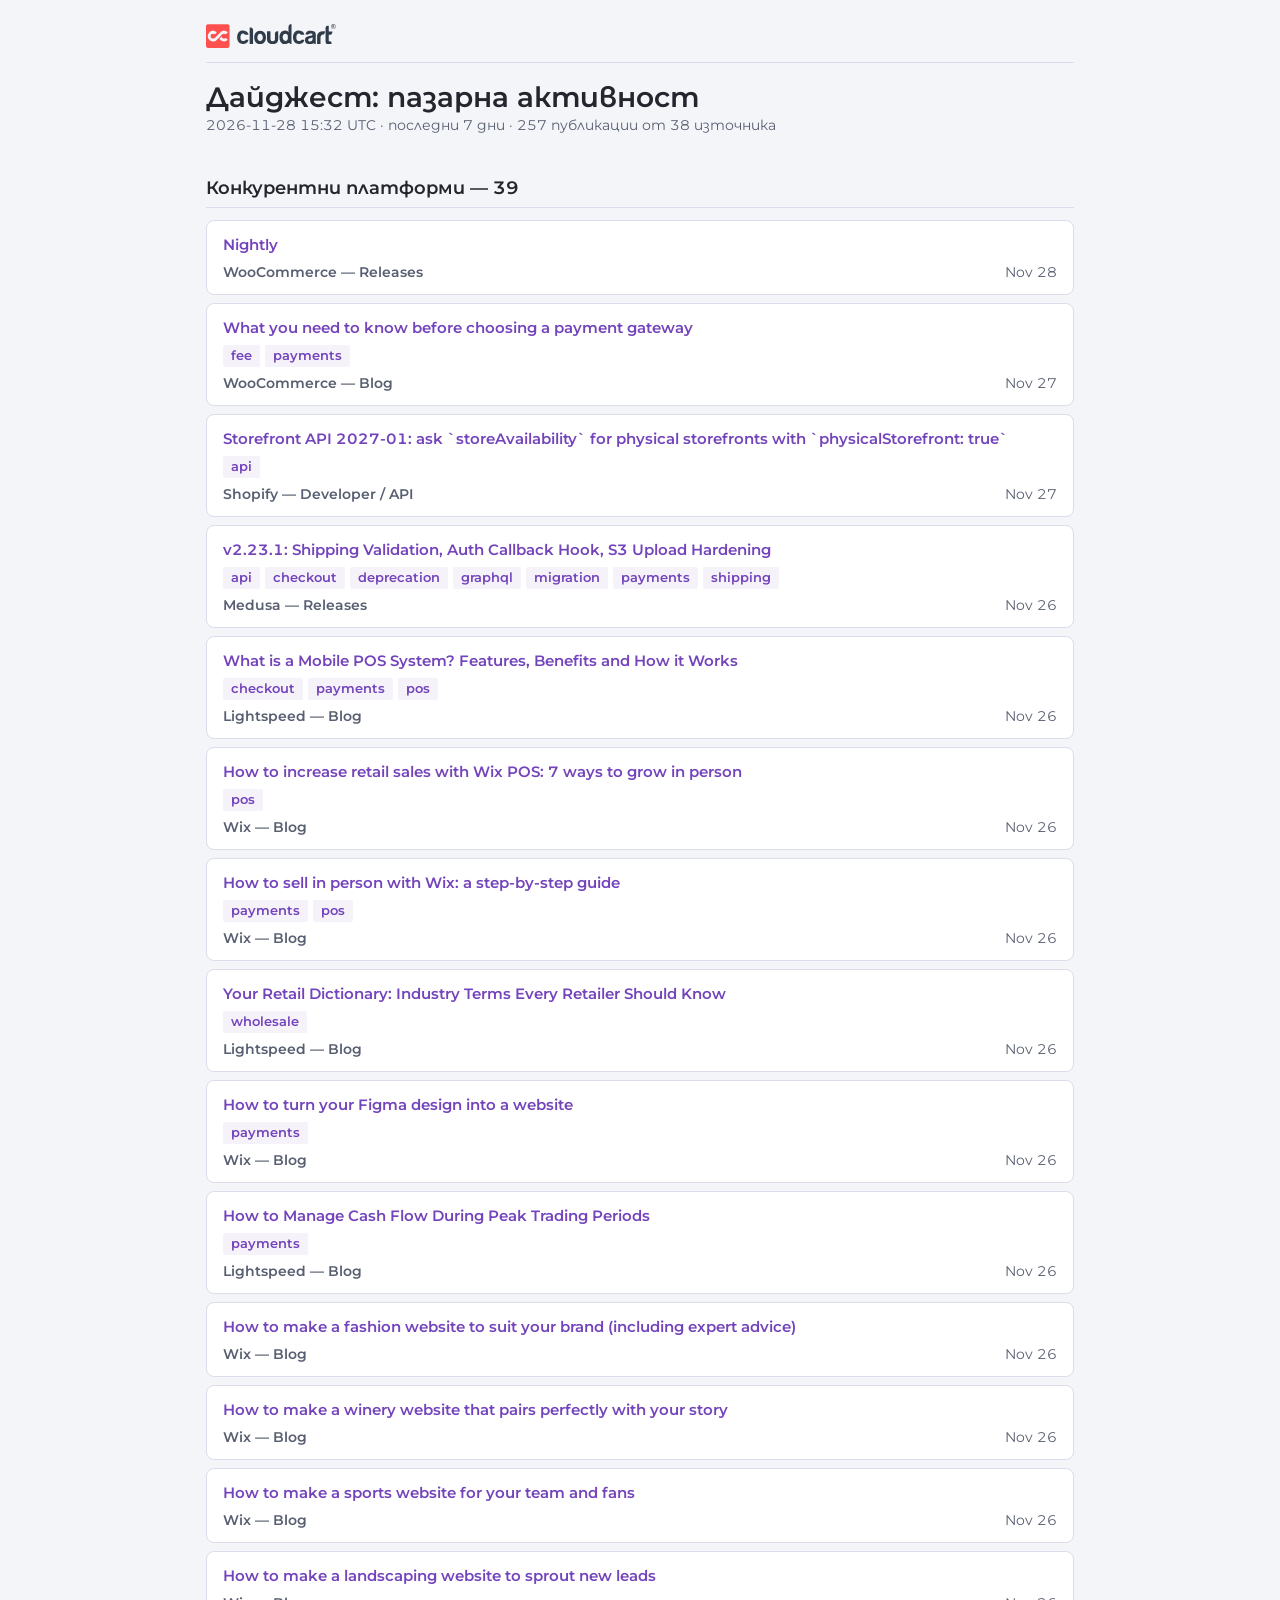
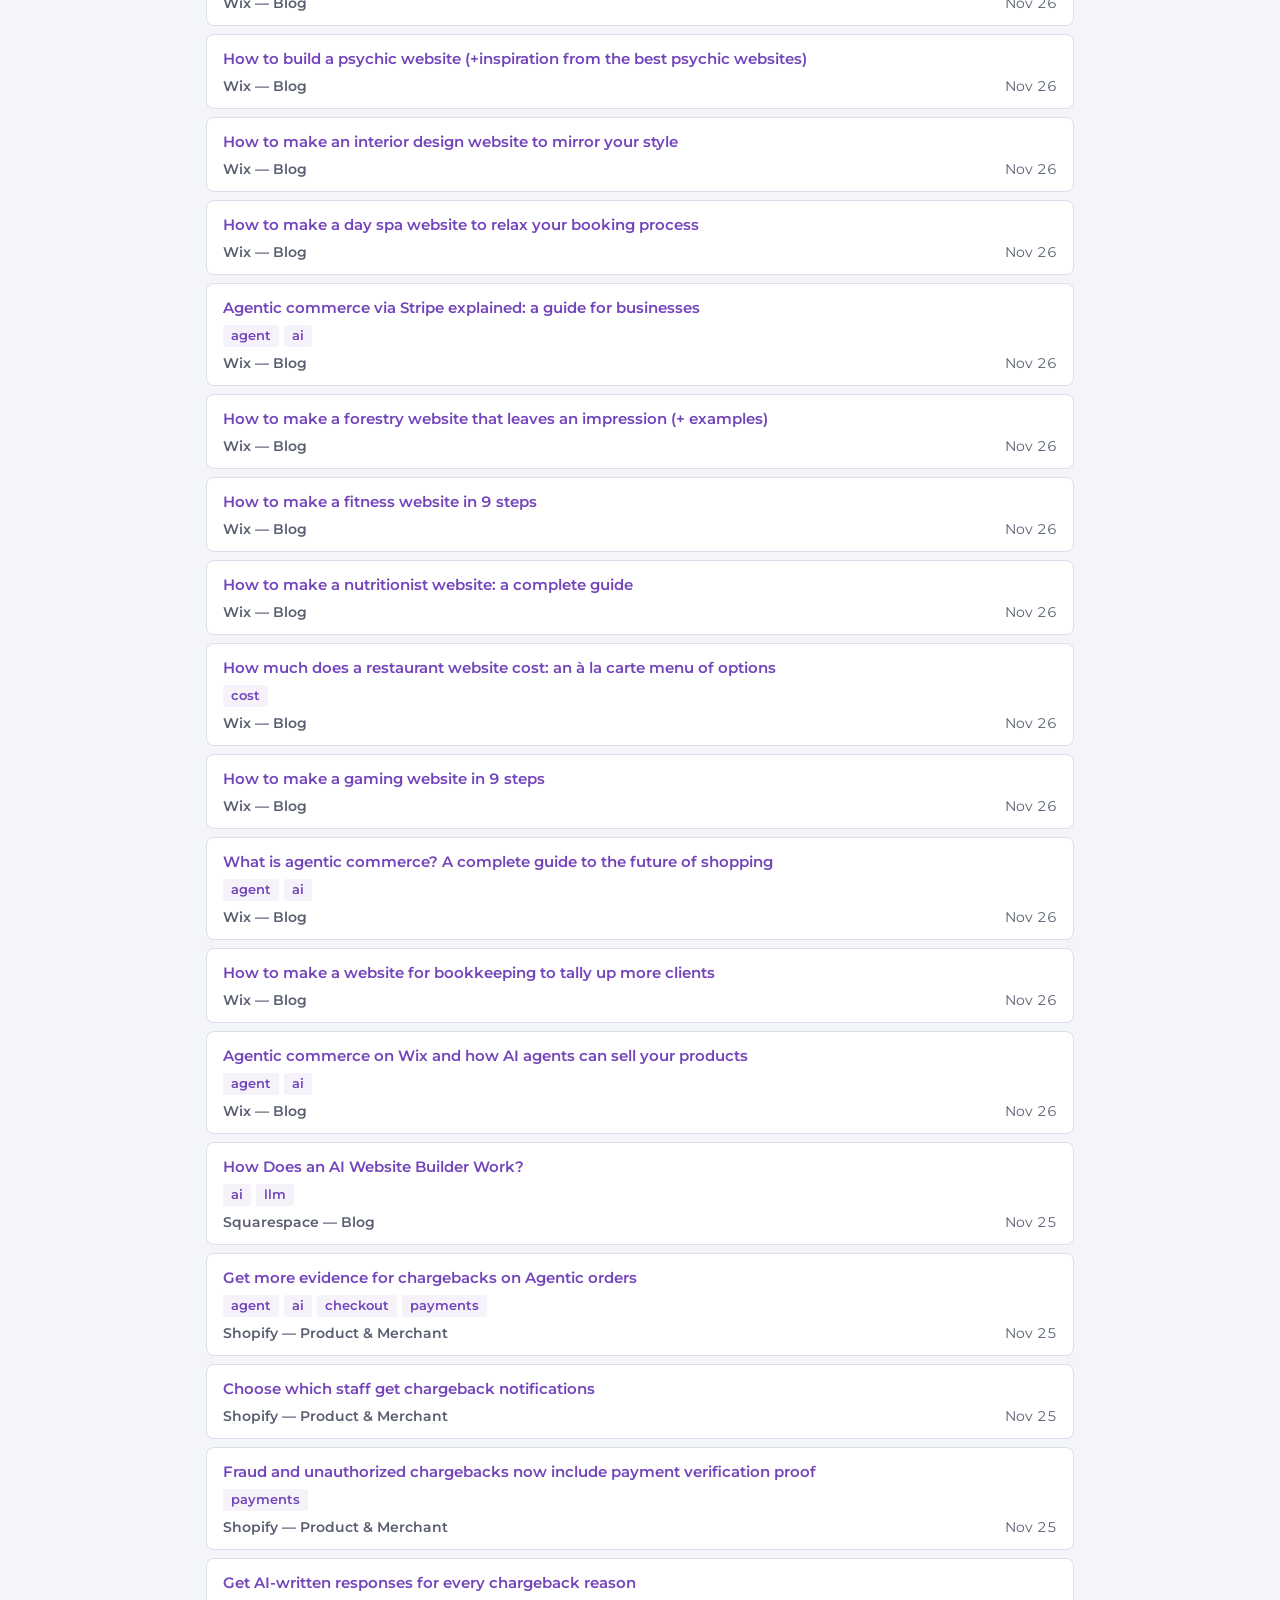
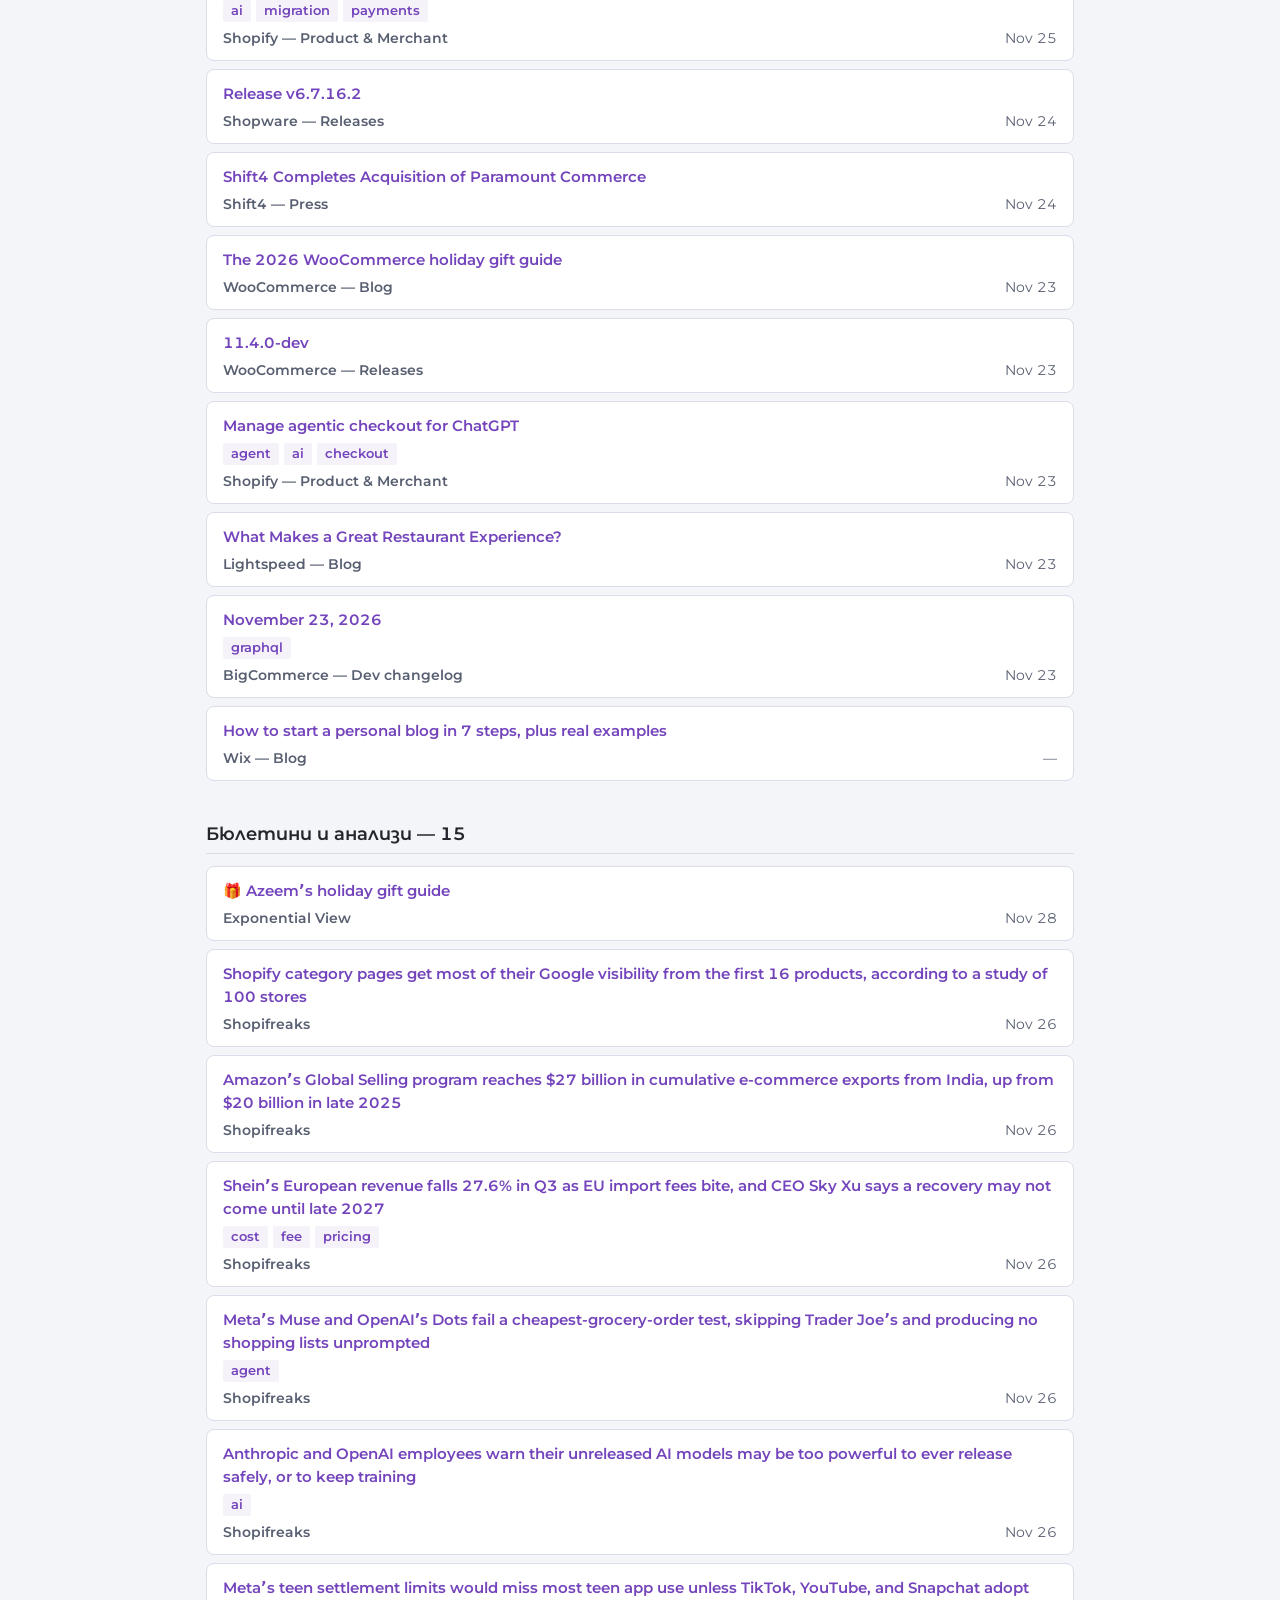
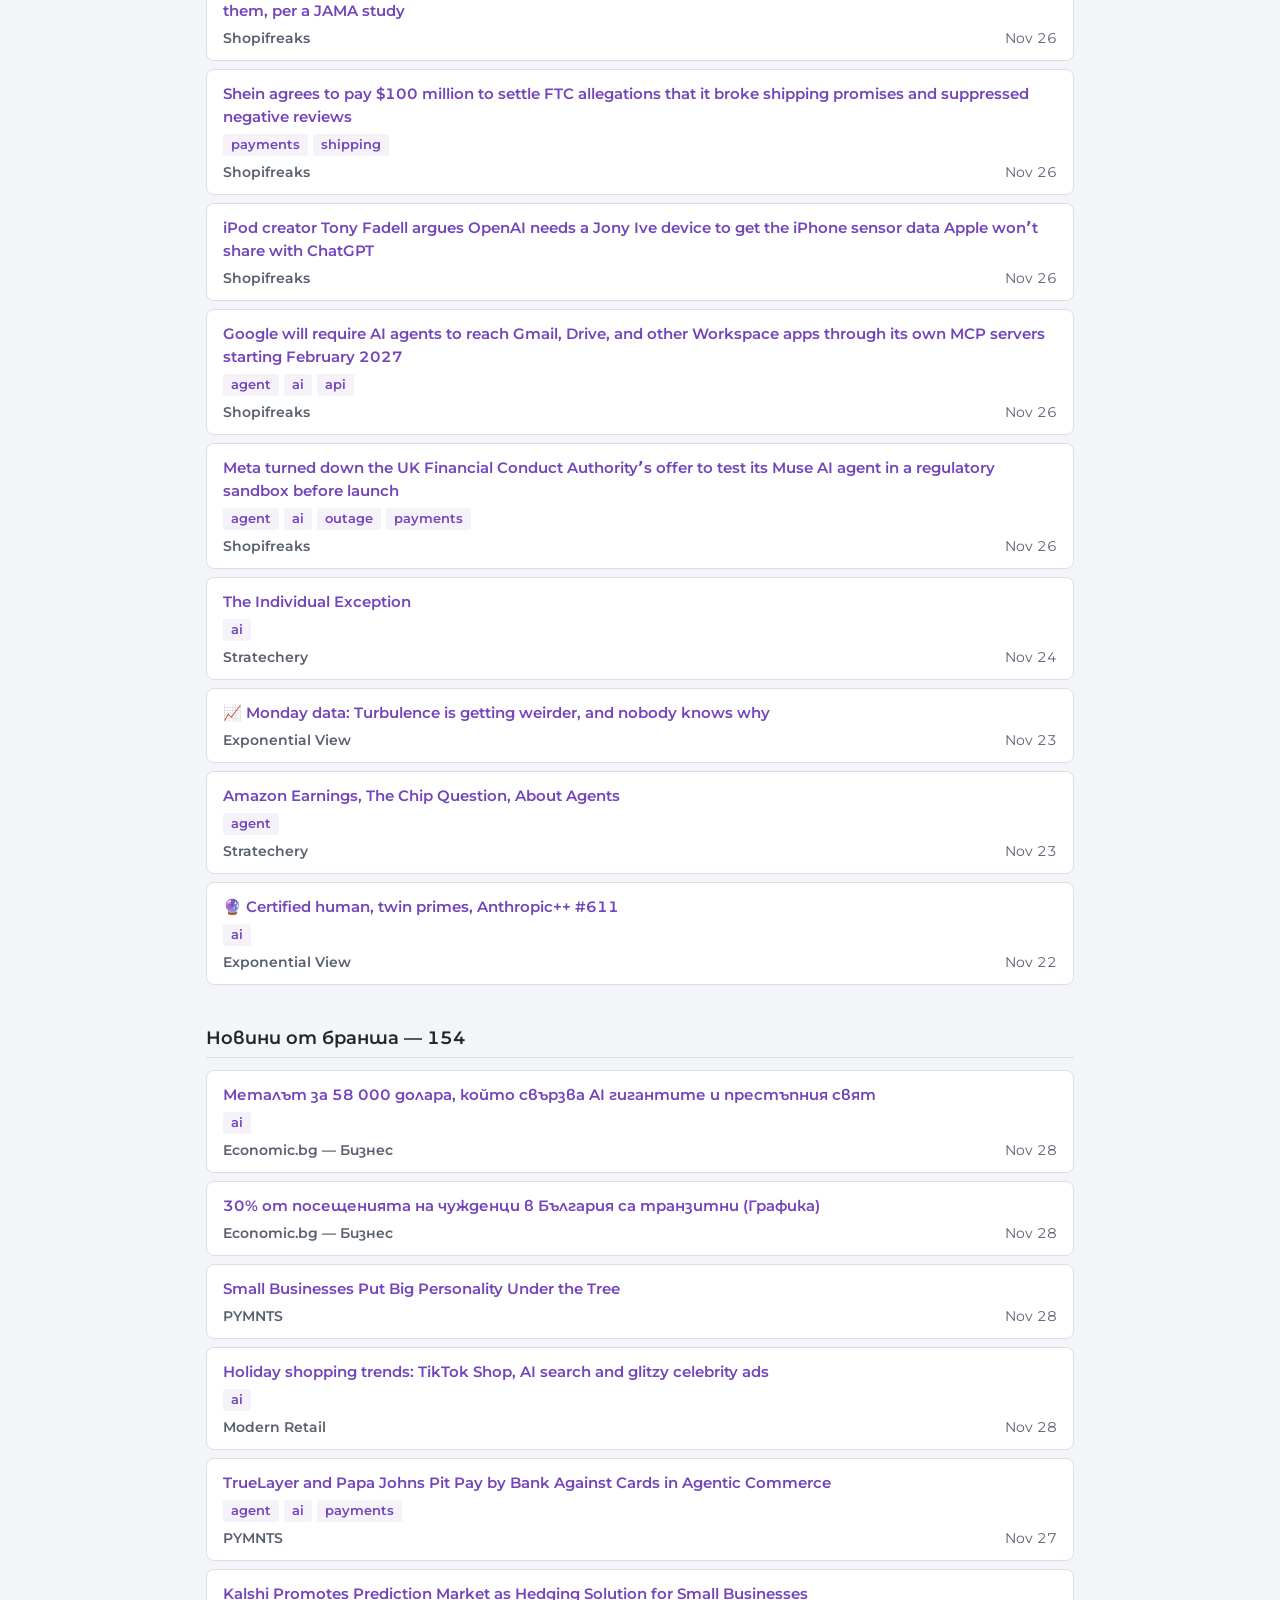
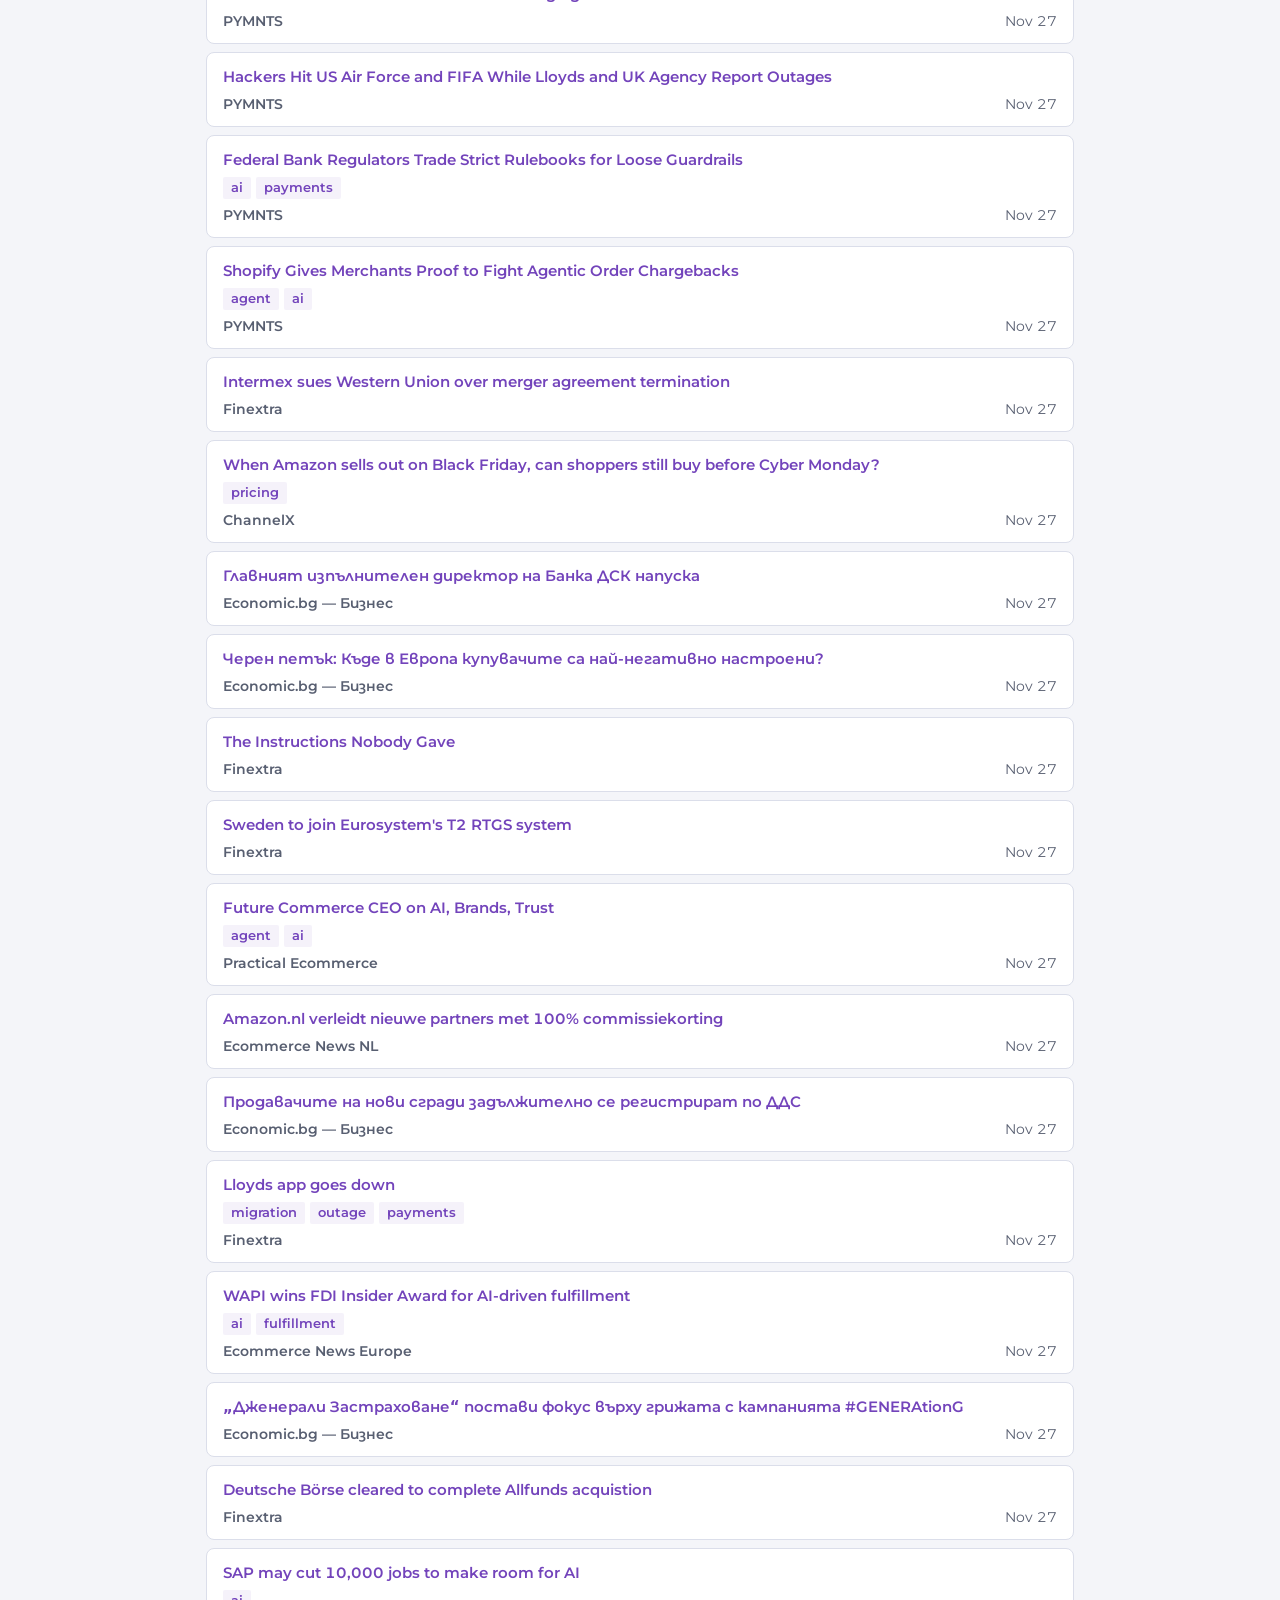
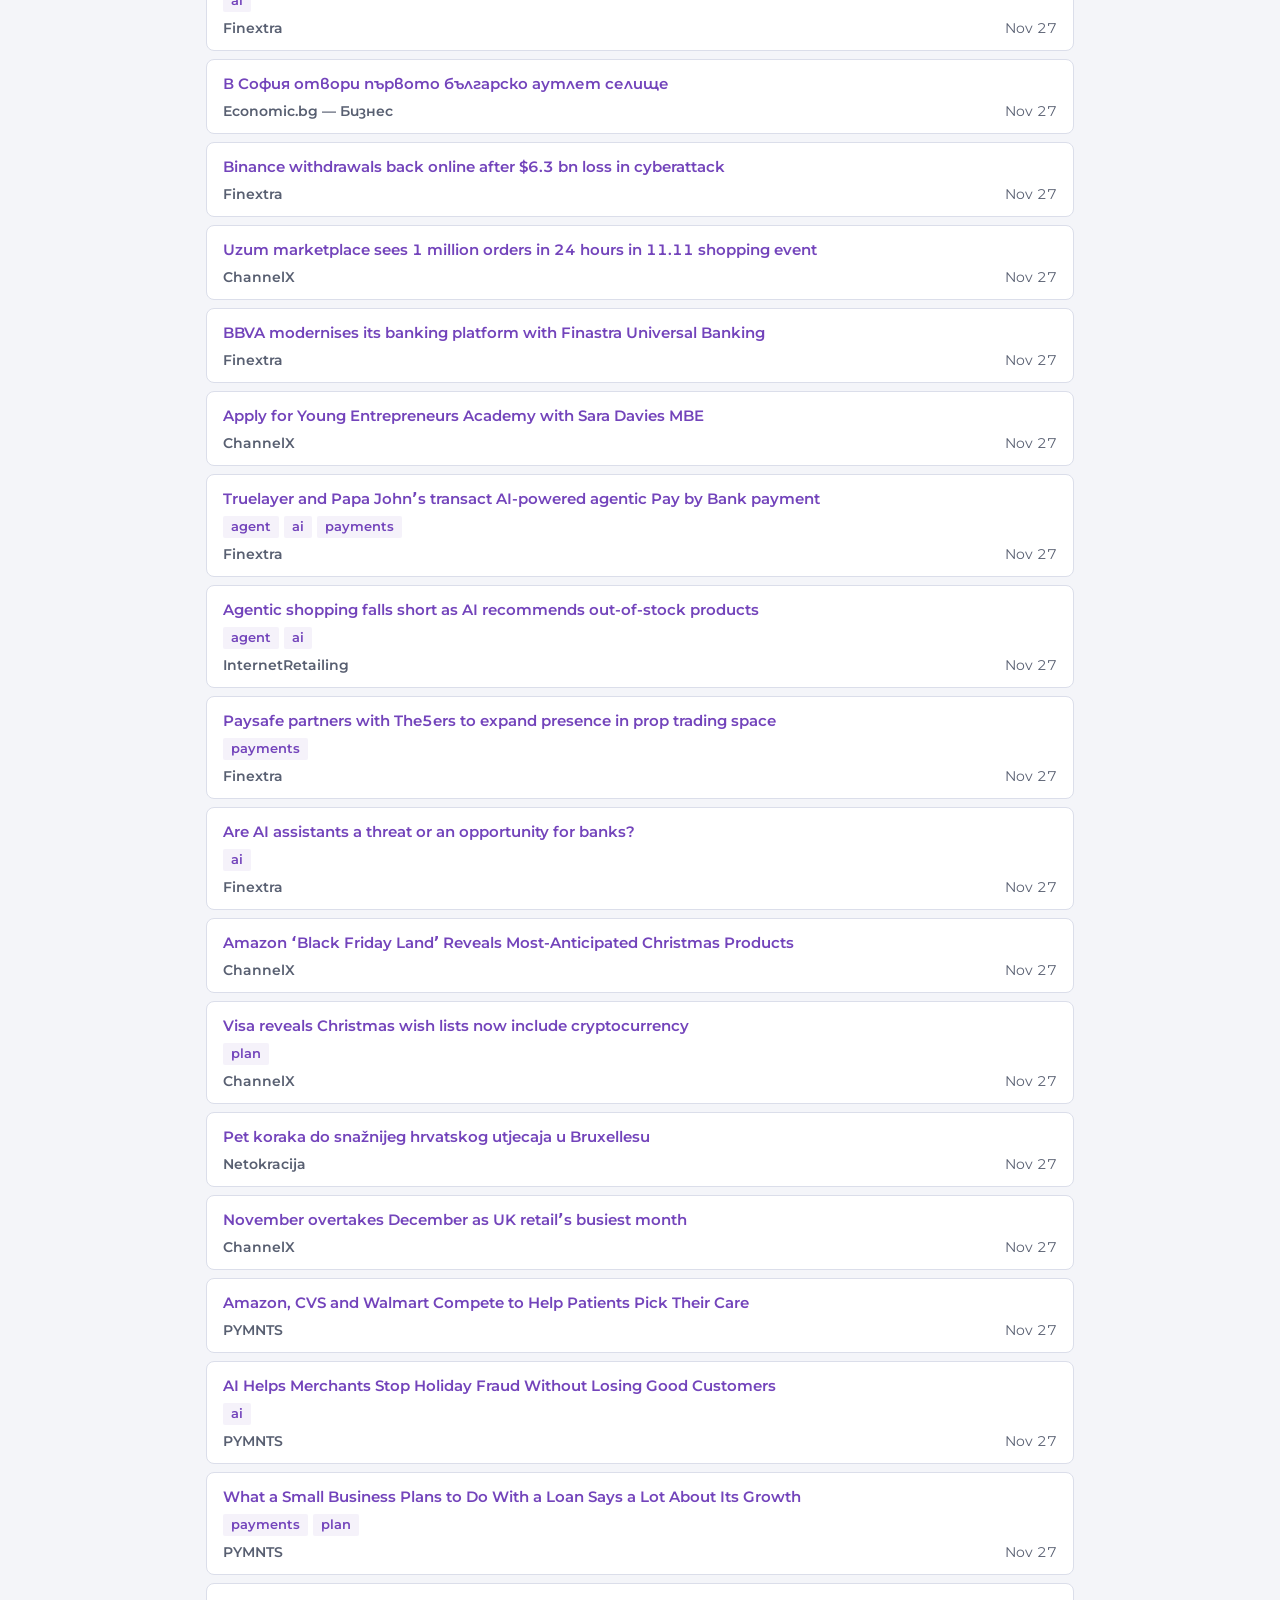
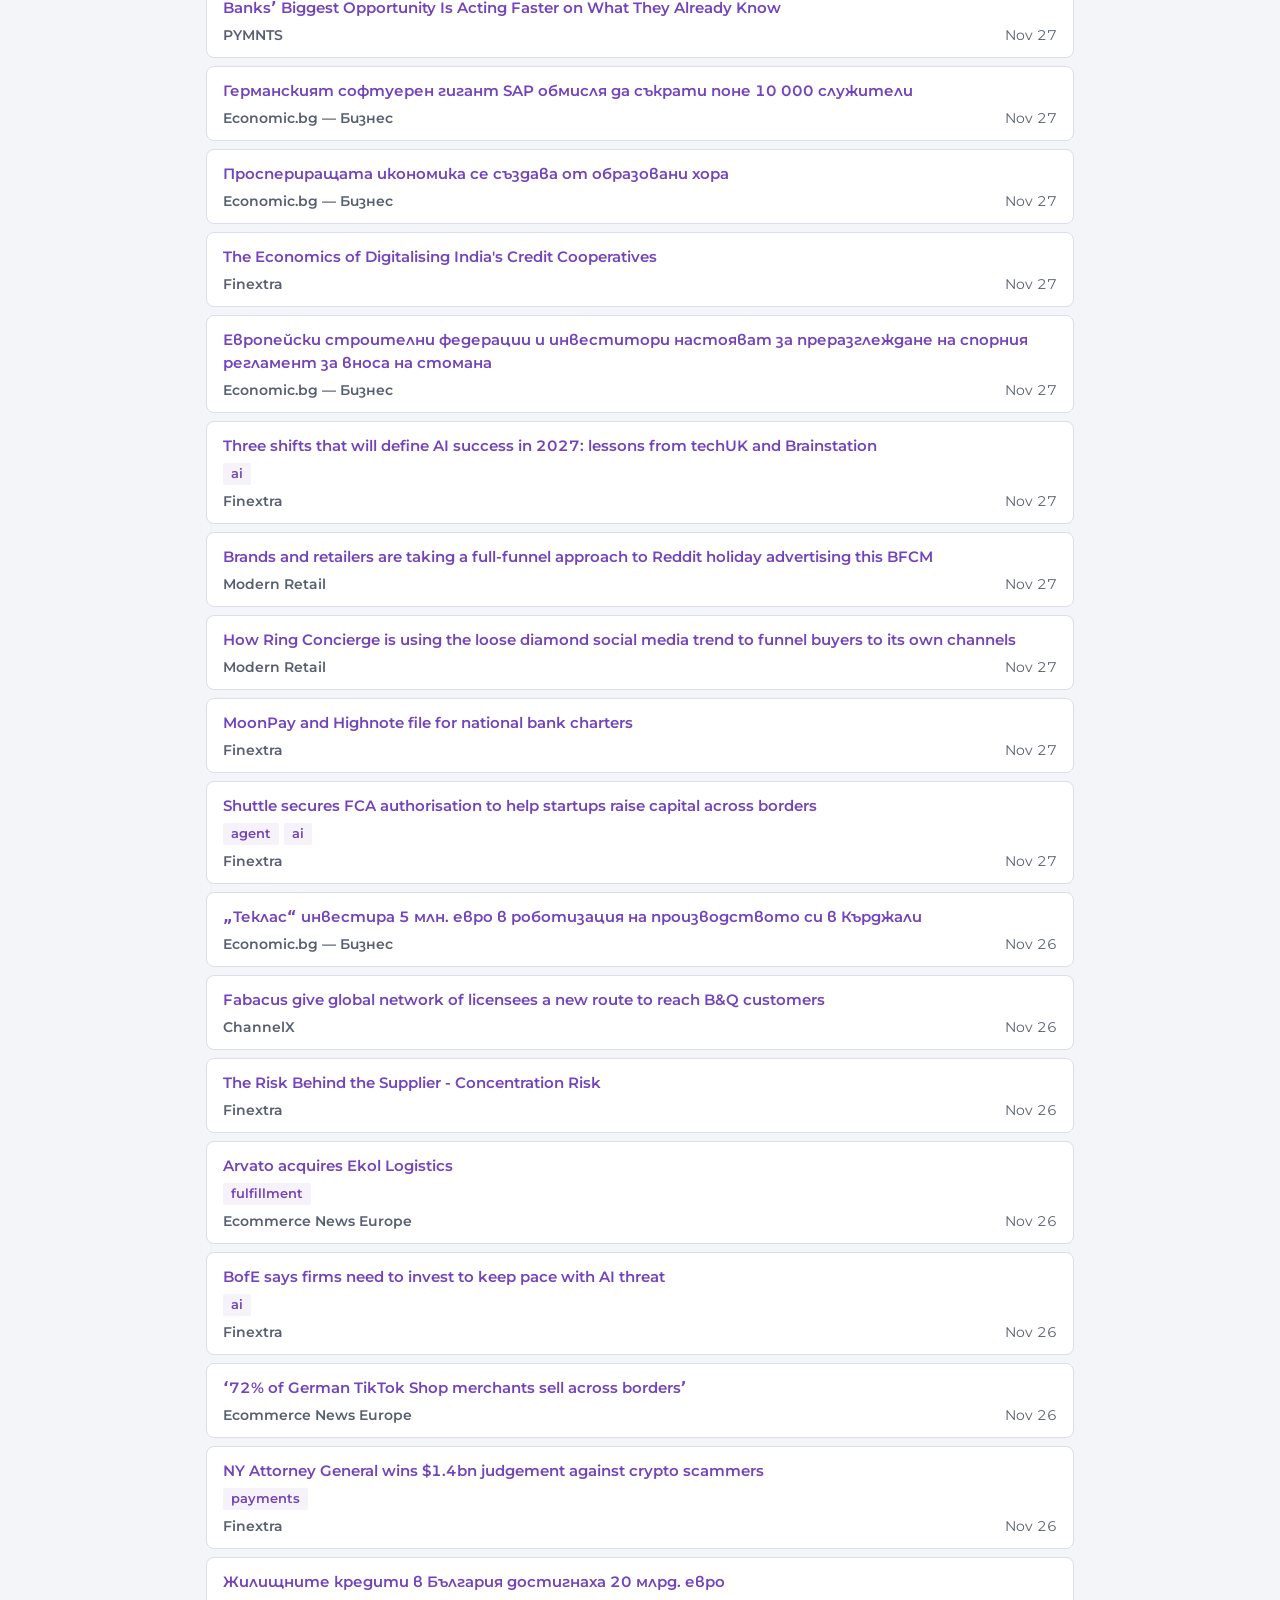
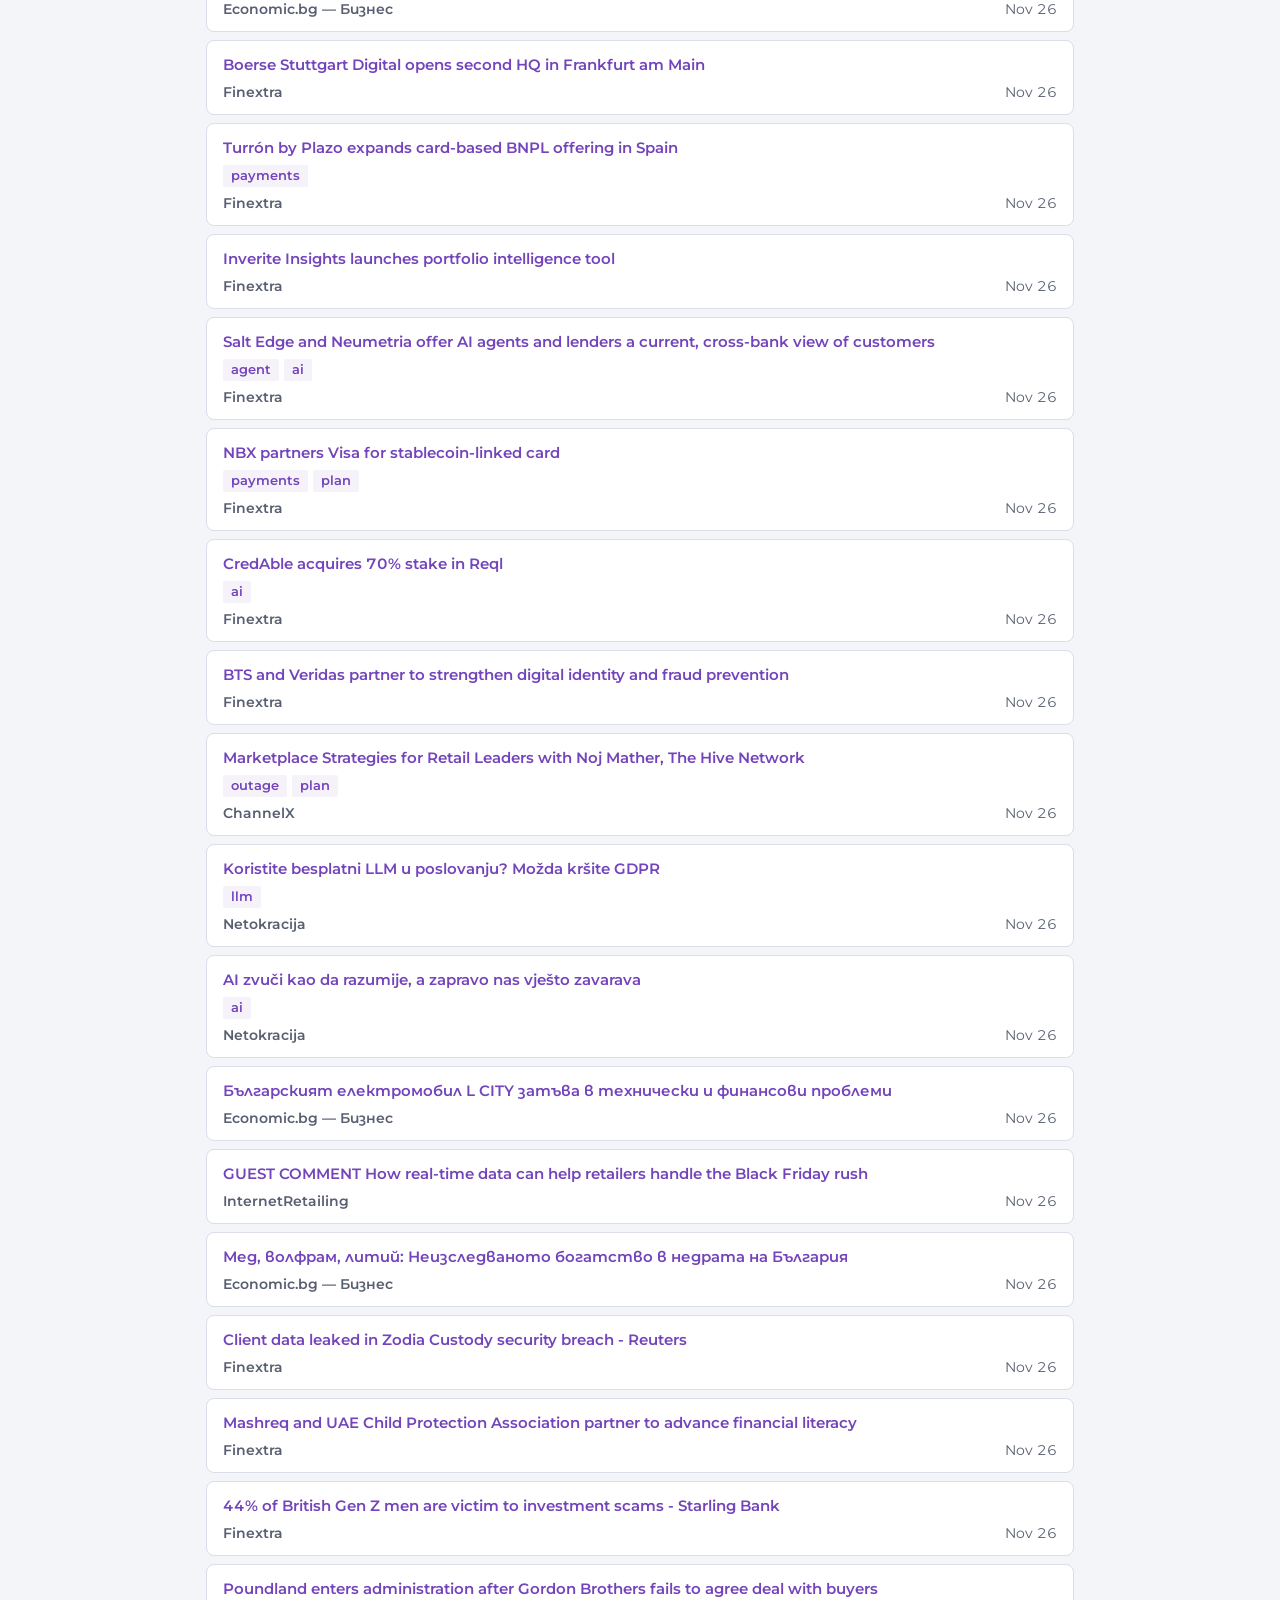
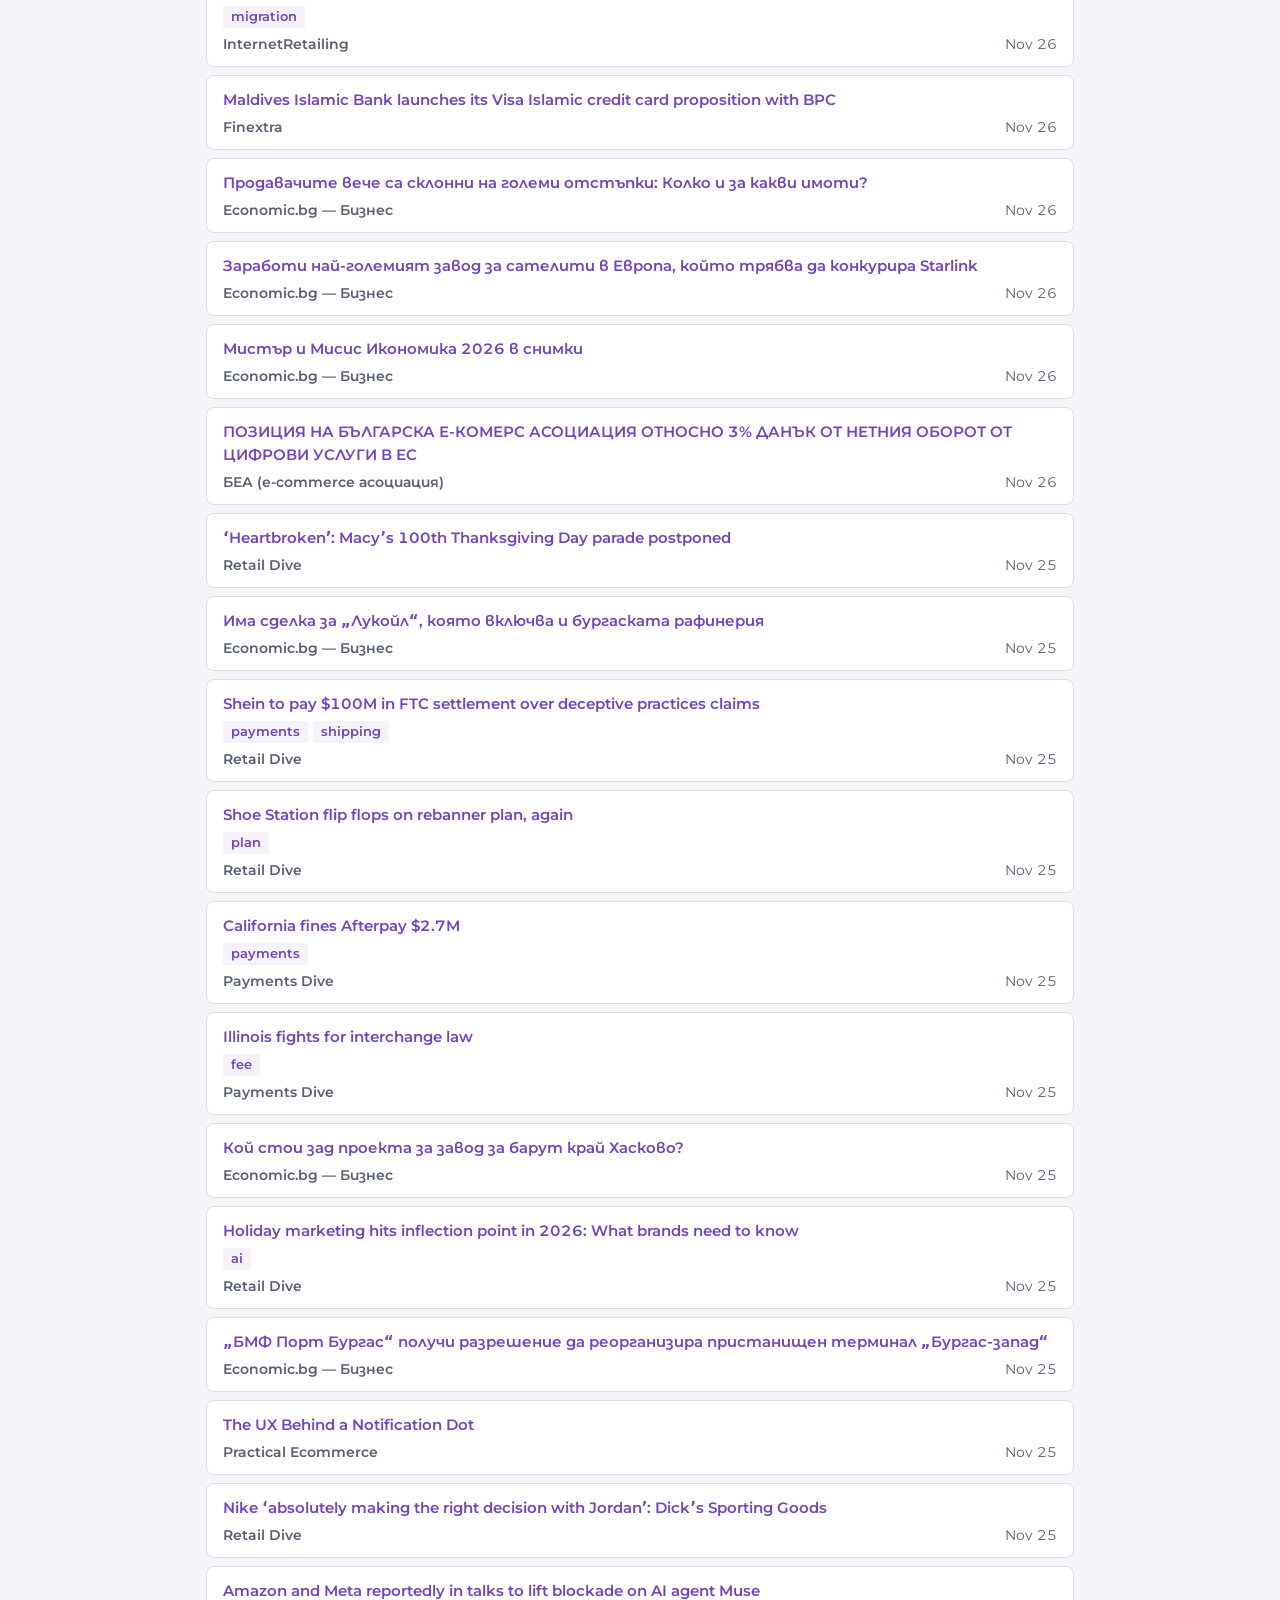
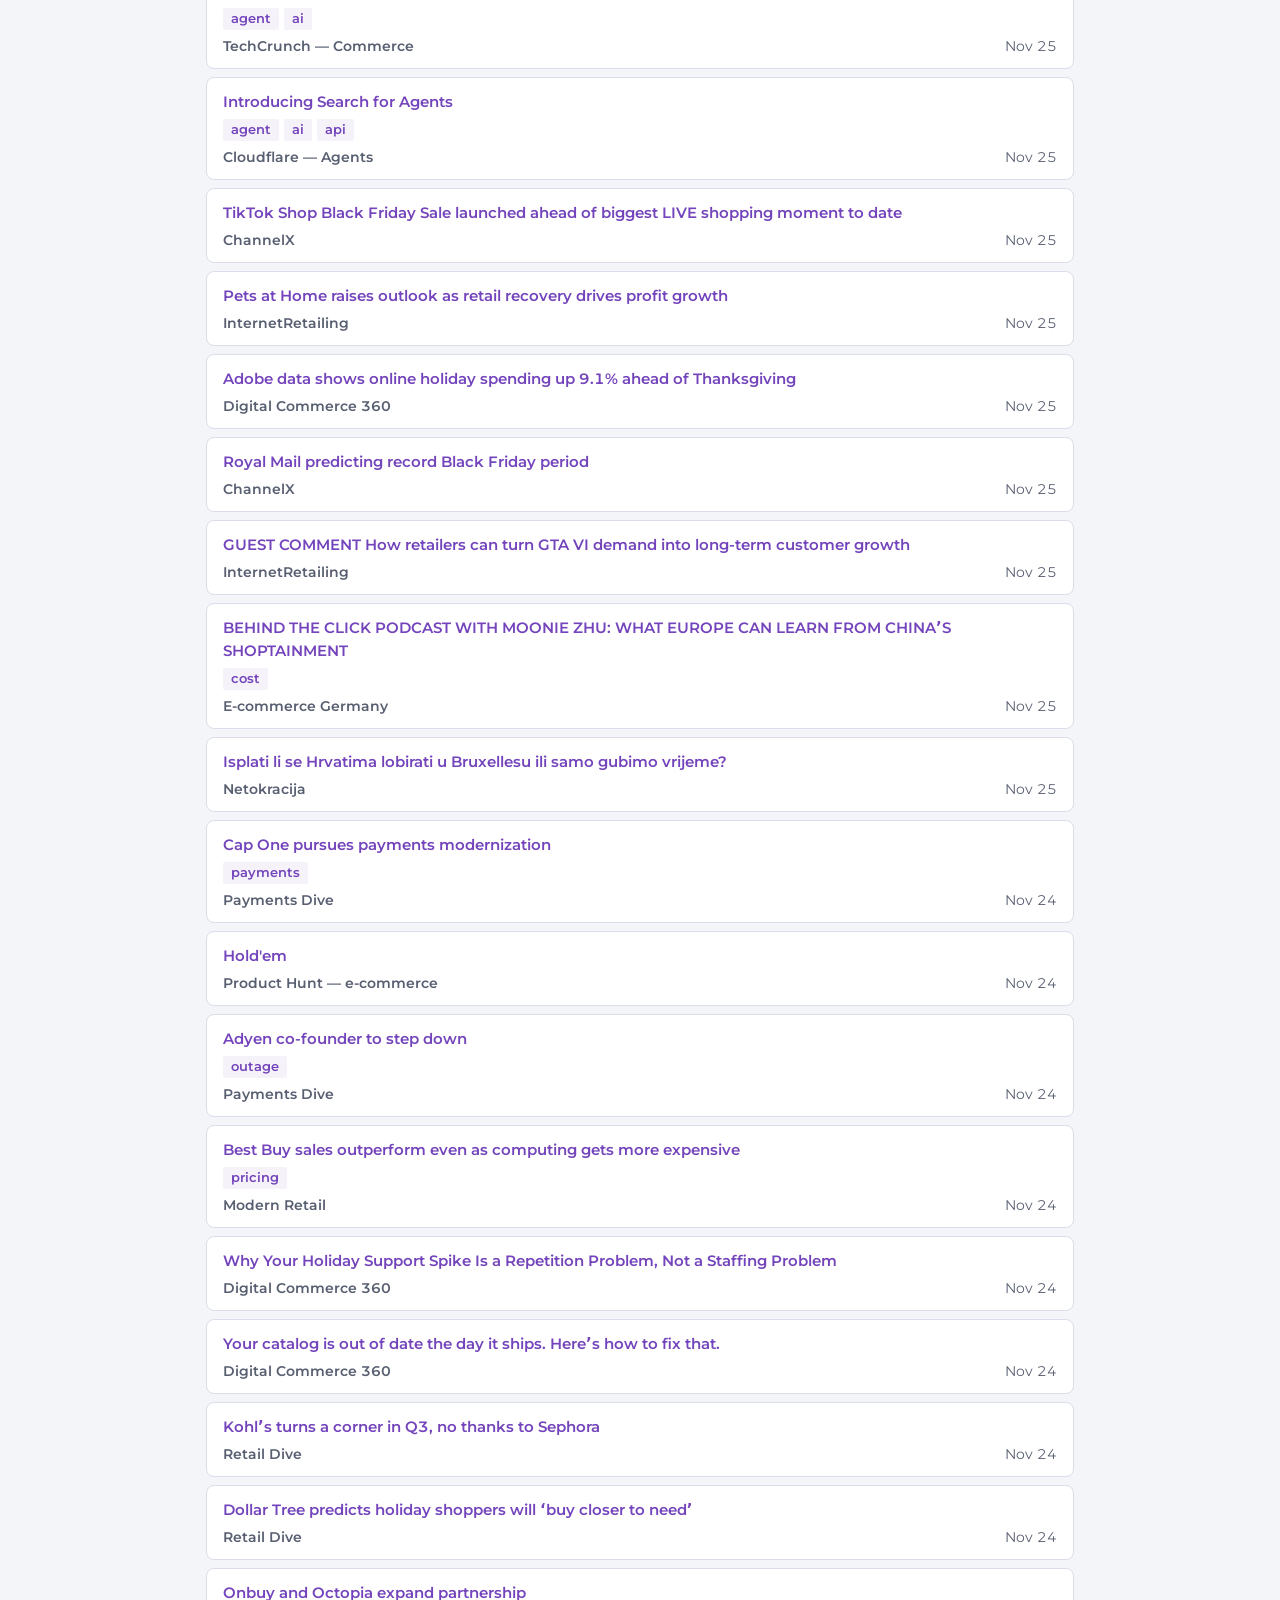
<file: reports/digest.html>
<!doctype html><html lang="bg"><meta charset="utf-8"><meta name="viewport" content="width=device-width,initial-scale=1"><link rel="icon" href="favicon.ico"><title>Дайджест: пазарна активност</title><script>(function(){try{var t=localStorage.getItem('cc-theme');if(t)document.documentElement.setAttribute('data-theme',t);}catch(e){}})();</script><style>
@font-face{font-family:"Montserrat";
src:url("fonts/montserrat-var.woff2") format("woff2-variations");
font-weight:100 900;font-style:normal;font-display:swap}
:root{
--bg:#F4F5F9;--fg:#24252D;--card:#FFFFFF;--muted:#585F71;--mid:#8380AB;
--border:#DBDEEA;--border-1:#EBEDF4;
--primary:#7344BB;--primary-hover:#9D67F4;--on-primary:#FFFFFF;
--primary-soft:rgba(115,68,187,.07);
--side-bg:#EBEDF4;--side-fg:#716E94;--side-border:#C5C9DC;
--ok-bg:#D5F6E3;--ok-fg:#06281E;--warn-bg:#FEF9C3;--warn-fg:#422006;
--err-bg:#FFE0E0;--err-fg:#490606;--destructive:#E91A19;
--input:#FFFFFF;--ghost-fg:#6D758A;--ghost-hover:#0000000D;
--focus:#9D67F4;
--chart-ours:#7344BB;--chart-comp:#2B7FFF;
--r-xs:2px;--r-sm:4px;--r-md:6px;--r-lg:8px;--r-xl:12px;
--row-h:50px;--row-pad-y:9px;
--dur-fast:100ms;--dur-base:160ms;--dur-slow:240ms;
--ease:cubic-bezier(.19,.91,.38,1)}
[data-theme="dark"]{
--bg:#0A0A14;--fg:#F7F8F8;--card:#1A1A2B;--muted:#8C93A4;--mid:#AEB1CD;
--border:#34314E;--border-1:#1A1A2B;
--primary:#AE82FF;--primary-hover:#C9B1FF;--on-primary:#1A1A2B;
--primary-soft:rgba(174,130,255,.10);
--side-bg:#1A1A2B;--side-fg:#C5C9DC;--side-border:#34314E;
--ok-bg:#7BDAAD;--ok-fg:#06281E;--warn-bg:#FEF08A;--warn-fg:#422006;
--err-bg:#FFA09F;--err-fg:#490606;--destructive:#FF6867;
--input:#FFFFFF0D;--ghost-fg:#DBDEEA;--ghost-hover:#FFFFFF1A;
--focus:#C9B1FF;
--chart-ours:#AE82FF;--chart-comp:#1CCFB9}
*{box-sizing:border-box}
html{font-family:"Montserrat",system-ui,sans-serif;font-size:15px;
line-height:23px;color:var(--fg);background:var(--bg);
font-variant-numeric:tabular-nums lining-nums}
body{margin:0;background:var(--bg);color:var(--fg);font-size:15px;
line-height:23px}
:is(td,th,.sku,.mono,input,code,.num){font-variant-ligatures:none;
font-feature-settings:"liga" 0,"calt" 0,"dlig" 0}
:focus-visible{outline:2px solid var(--focus);outline-offset:2px}
a{color:var(--primary);text-decoration:none}
a:hover{color:var(--primary-hover)}
h1,h2,h3,h4,h5{margin:0;color:var(--fg)}
h1{font-size:28px;line-height:36px;font-weight:600}
h3{font-size:19px;line-height:27px;font-weight:600}
h4{font-size:15px;line-height:22px;font-weight:600}
/* ---------- обикновена рамка (под-справки, писма) ---------- */
.wrap{max-width:900px;margin:0 auto;padding:24px 16px 60px}
/* ---------- админ рамка: лента < фон < карта ---------- */
.app{display:flex;min-height:100vh}
.side{flex:0 0 200px;background:var(--side-bg);
border-right:1px solid var(--side-border);padding:16px 0;
position:sticky;top:0;height:100vh;overflow-y:auto}
.side .mark{display:block;padding:0 16px 14px;font-weight:700;font-size:17px;
color:var(--fg);border-bottom:1px solid var(--side-border);margin-bottom:10px}
.side .tagl{display:block;font-size:12px;line-height:17px;font-weight:600;
letter-spacing:.44px;color:var(--side-fg);margin-top:2px}
.sitem{display:block;padding:9px 16px;font-size:14px;line-height:20px;
font-weight:600;color:var(--side-fg);
transition:background var(--dur-fast) var(--ease),color var(--dur-fast) var(--ease)}
.sitem:hover{background:var(--ghost-hover);color:var(--fg)}
.sitem.on{background:var(--primary-soft);color:var(--primary)}
.side .sfoot{padding:12px 16px;font-size:11px;line-height:16px;
color:var(--side-fg);border-top:1px solid var(--side-border);margin-top:12px}
.themebtn{display:inline-flex;align-items:center;gap:6px;margin:10px 16px 0;
padding:6px 10px;background:transparent;border:1px solid var(--side-border);
border-radius:var(--r-md);color:var(--side-fg);font:inherit;font-size:12px;
font-weight:600;cursor:pointer}
.themebtn:hover{background:var(--ghost-hover)}
.themebtn svg{width:13px;height:13px}
.main{flex:1;min-width:0;max-width:1760px;padding:24px 32px 80px}
.page-head{display:flex;flex-wrap:wrap;align-items:baseline;gap:12px;
margin-bottom:16px}
.page-head h1{font-size:28px;line-height:36px;font-weight:600}
.page-head .meta{margin:0}
@media(max-width:800px){.app{display:block}
.side{position:static;height:auto;width:100%;border-right:none;
border-bottom:1px solid var(--side-border);display:flex;flex-wrap:wrap;
align-items:center;gap:2px;padding:8px 12px}
.side .mark{border:none;margin:0;padding:0 12px 0 0}
.side .tagl{display:none}.side .sfoot{display:none}.themebtn{margin:0}
.sitem{border-radius:var(--r-md);padding:5px 10px}
.main{padding:16px 12px 60px}
body{font-size:16px}}
/* ---------- типография на секции ---------- */
.meta{color:var(--muted);font-size:13.5px;line-height:20px;margin-bottom:16px}
h2.sec,h2{font-size:18px;line-height:26px;font-weight:600;color:var(--fg);
margin:40px 0 12px;padding-bottom:6px;border-bottom:1px solid var(--border)}
section{scroll-margin-top:16px}
/* ---------- карти ---------- */
.card{background:var(--card);border:1px solid var(--border);
border-radius:var(--r-lg);padding:12px 16px;margin-bottom:8px}
.card a{font-weight:600}
.row{display:flex;justify-content:space-between;gap:12px;margin-top:6px;
font-size:13.5px;line-height:20px;color:var(--muted)}
.src{color:var(--muted);font-weight:600}
.sig{display:inline-block;background:var(--primary-soft);color:var(--primary);
border-radius:var(--r-xs);padding:2px 8px;font-size:12.5px;line-height:18px;
font-weight:600;margin:6px 5px 0 0}
.empty{color:var(--muted);font-style:italic;font-size:14px}
.warn{margin-top:24px;font-size:13.5px;color:var(--muted);
border-top:1px solid var(--border);padding-top:12px}
.warn b{color:var(--err-fg);background:var(--err-bg);padding:1px 6px;
border-radius:var(--r-xs)}
.name{font-weight:600;color:var(--fg)}
.chg{font-weight:600;color:var(--warn-fg);background:var(--warn-bg);
padding:1px 6px;border-radius:var(--r-xs)}
.sub{font-size:13.5px;line-height:20px;color:var(--muted);margin-top:4px}
.sub a{font-weight:400}
/* ---------- значки ---------- */
.badge{display:inline-flex;align-items:center;gap:6px;font-size:13px;
line-height:19px;font-weight:600;padding:3px 10px;border-radius:var(--r-sm);
white-space:nowrap}
.badge .dt{width:6px;height:6px;border-radius:50%;background:currentColor}
.badge-ok{background:var(--ok-bg);color:var(--ok-fg)}
.badge-warn{background:var(--warn-bg);color:var(--warn-fg)}
.badge-err{background:var(--err-bg);color:var(--err-fg)}
.badge-na{background:transparent;color:var(--muted);
border:1px solid var(--border)}
.pill{font-size:12px;font-weight:600;padding:2px 9px;
border-radius:var(--r-sm);border:1px solid var(--border);color:var(--muted);
float:right}
.pill-hot{border-color:transparent;color:var(--err-fg);background:var(--err-bg)}
/* ---------- KPI ---------- */
.tiles{display:grid;grid-template-columns:repeat(auto-fit,minmax(140px,1fr));
gap:8px;margin-bottom:12px}
.tile{background:var(--card);border:1px solid var(--border);
border-radius:var(--r-lg);padding:12px 16px}
.tile .n{font-size:32px;line-height:38px;font-weight:600;color:var(--fg)}
.tile .n.hot{color:var(--destructive)}
.tile .l{font-size:12px;line-height:17px;font-weight:600;
letter-spacing:.44px;color:var(--muted);margin-top:2px}
/* ---------- бутони ---------- */
.btn{display:inline-block;background:var(--primary);color:var(--on-primary);
font-weight:600;font-size:14px;height:38px;line-height:38px;padding:0 18px;
border-radius:var(--r-md);text-decoration:none;margin:6px 8px 0 0;
transition:background var(--dur-fast) var(--ease)}
.btn:hover{background:var(--primary-hover);color:var(--on-primary)}
.btn.ghost{background:transparent;color:var(--primary);
border:1px solid var(--border);line-height:36px}
.btn.ghost:hover{background:var(--ghost-hover)}
/* ---------- таблици ---------- */
.tablewrap{overflow-x:auto;border:1px solid var(--border);
border-radius:var(--r-lg);background:var(--card)}
table.dense,.matrix{width:100%;border-collapse:collapse;font-size:14px;
line-height:21px;background:var(--card)}
.matrix{min-width:640px}
table.dense th,.matrix th{text-align:left;font-size:12px;line-height:17px;
font-weight:600;letter-spacing:.33px;color:var(--muted);
padding:8px 12px;border-bottom:1px solid var(--border);white-space:nowrap}
table.dense td,.matrix td{padding:var(--row-pad-y) 12px;
border-bottom:1px solid var(--border-1);vertical-align:middle;
height:var(--row-h)}
table.dense tbody tr:last-child td,.matrix tbody tr:last-child td{border-bottom:none}
table.dense tbody tr:hover td{background:var(--bg);
transition:background var(--dur-fast) var(--ease)}
td.num,.num{text-align:right;white-space:nowrap}
table.dense th.num{text-align:right;width:1%;white-space:nowrap;
padding-right:24px}
table.dense td.num{width:1%;padding-right:24px}
.matrix .vname a,.dense .vname a{color:var(--fg);font-weight:600}
.matrix tr.ours td,.dense tr.ours td{background:var(--primary-soft)}
.matrix .na{color:var(--mid)}
.pname{font-weight:600;color:var(--fg);font-size:13px;line-height:18px}
.pprice{margin-top:1px}
.approx{color:var(--muted);font-size:12.5px}
.delta{display:inline-block;font-size:12.5px;line-height:18px;font-weight:600;
border-radius:var(--r-sm);padding:1px 6px;margin-top:3px}
.delta.up{background:var(--ok-bg);color:var(--ok-fg)}
.delta.down{background:var(--err-bg);color:var(--err-fg)}
.basis{font-size:13px;line-height:19px;color:var(--muted);margin:10px 2px 0}
/* ---------- ленти (сравнение на величини) ---------- */
.bars{margin-top:4px}
.barrow{display:flex;align-items:center;gap:12px;padding:3px 0}
.barlabel{flex:0 0 230px;font-size:14px;font-weight:600;color:var(--fg);
text-align:right;white-space:nowrap;overflow:hidden;text-overflow:ellipsis}
.bartrack{flex:1;display:flex;align-items:center;gap:8px}
.bar{height:14px;border-radius:0 var(--r-sm) var(--r-sm) 0;
background:var(--chart-comp);min-width:3px}
.bar.ours{background:var(--chart-ours)}
.barval{font-size:14px;color:var(--fg);white-space:nowrap}
@media(max-width:640px){.barlabel{flex-basis:120px}}
/* ---------- измерител в клетка ---------- */
.meter{display:inline-block;width:64px;height:6px;background:var(--bg);
border:1px solid var(--border);border-radius:3px;vertical-align:middle;
margin-right:6px}
.meter i{display:block;height:100%;background:var(--destructive);
border-radius:2px;min-width:2px}
.cellmain{color:var(--fg)}
.cellmain b{font-weight:600}
.okmuted{color:var(--muted)}
.linkrow a{display:inline-block;font-size:13px;font-weight:600;
margin-right:8px}
.foot{margin-top:40px;font-size:12px;line-height:17px;color:var(--muted);
border-top:1px solid var(--border);padding-top:12px}
.brand{display:flex;align-items:baseline;gap:10px;margin-bottom:16px;
border-bottom:1px solid var(--border);padding-bottom:12px}
.brand .mark{font-weight:700;font-size:17px;color:var(--fg)}
.brand .tag{font-size:12px;letter-spacing:.44px;color:var(--muted);
font-weight:600}
input#filterbox{width:100%;height:40px;background:var(--input);
border:1px solid var(--border);border-radius:var(--r-md);padding:0 12px;
font:inherit;color:var(--fg);margin-bottom:12px}
/* ---------- филтърни чипове (избраният е едно от шестте маркови места) --- */
.chips{display:flex;flex-wrap:wrap;gap:6px;margin-bottom:8px}
.chip{font:inherit;font-size:14px;line-height:20px;font-weight:600;
padding:6px 14px;background:var(--card);border:1px solid var(--border);
border-radius:var(--r-md);color:var(--muted);cursor:pointer;
transition:background var(--dur-fast) var(--ease),color var(--dur-fast) var(--ease)}
.chip:hover{background:var(--ghost-hover);color:var(--fg)}
.chip.on{background:var(--primary-soft);color:var(--primary);
border-color:transparent}
.logo{display:block;height:24px;width:auto;margin-bottom:2px}
.logo-d{display:none}
[data-theme="dark"] .logo-l{display:none}
[data-theme="dark"] .logo-d{display:block}
@media(min-width:1100px){
.filterable,#savedlist{display:grid;
grid-template-columns:repeat(auto-fill,minmax(520px,1fr));gap:8px;
align-items:start}
.filterable .card,#savedlist .card{margin-bottom:0}}
/* ---------- запазване за по-късно (bookmark; локално в браузъра) ------- */
.favbtn{float:right;background:transparent;border:none;cursor:pointer;
color:var(--mid);padding:2px 4px;margin-left:8px;line-height:1}
.favbtn:hover{color:var(--fg)}
.favbtn.on{color:var(--primary)}
.favbtn svg{width:16px;height:16px;vertical-align:middle}
.favbtn.on svg{fill:currentColor}
.newmark{display:inline-block;font-size:12px;line-height:17px;font-weight:600;
letter-spacing:.44px;color:var(--ok-fg);background:var(--ok-bg);
border-radius:var(--r-xs);padding:1px 6px;margin-right:6px}
.score{float:right;font-size:12.5px;color:var(--mid)}
/* ---------- матрица на възможностите: бърз преглед + детайл при клик --- */
tr.frow{cursor:pointer}
tr.frow:hover td{background:var(--bg)}
tr.frow.open td{background:var(--primary-soft)}
tr.frow .fname{font-weight:600;color:var(--fg)}
tr.frow .fhint{font-size:12.5px;color:var(--mid);font-weight:400}
tr.frow.open .fhint{color:var(--primary)}
tr.fdetail>td{background:var(--bg);padding:12px}
.fdgrid{display:grid;grid-template-columns:repeat(auto-fill,minmax(230px,1fr));
gap:8px}
.fd{background:var(--card);border:1px solid var(--border);
border-radius:var(--r-md);padding:10px 12px}
.fd.ours{background:var(--primary-soft)}
.fdv{display:flex;justify-content:space-between;align-items:center;gap:8px;
font-weight:600;color:var(--fg)}
.fdnote{font-size:13.5px;line-height:20px;color:var(--muted);margin-top:6px}
.fd .sub{margin-top:6px}
</style><body><div class=wrap><header class=brand><span class=mark><svg class="logo logo-l" role="img" aria-label="CloudCart" version="1.1" id="Layer_1" xmlns="http://www.w3.org/2000/svg" xmlns:xlink="http://www.w3.org/1999/xlink" x="0px" y="0px"
	 viewBox="0 0 200 37" enable-background="new 0 0 200 37" xml:space="preserve">
<g id="Warstwa_1_2_">
</g>
<g id="Clip-6">
</g>
<g id="Clip-15">
</g>
<g>
	<g>
		<g>
			<g>
				<g>
					<g>
						<path fill="#303C4A" d="M141.648,14.904c3.074-1.307,4.887,1.64,4.887,1.64h5.123c0,0-0.835-6.451-8.941-6.451
							c0,0-8.098-0.192-8.564,9.632c0,0-0.932,10.563,8.756,11.221c0,0,7.82,0.096,8.751-6.641h-4.47c0,0-1.028,2.17-3.912,2.059
							c-3.424-0.127-3.818-3.786-3.818-3.786S138.574,16.221,141.648,14.904z"/>
						<path fill="#303C4A" d="M164.186,10.747c-4.799-0.558-7.869,0.192-9.033,1.544c0,0-1.82,1.684-1.771,3.698
							c0,0,2.711,1.198,4.843,0c0,0,0.278-1.499,3.308-1.364c0,0,2.327-0.043,2.743,1.364c0,0,0.281,1.401-1.303,1.774
							c0,0-1.677,0.607-3.072,0.653c0,0-5.631,0.517-6.568,3.226c0,0-1.992,4.633,0.98,7.672c0,0,1.863,2.196,7.729,1.5
							c0,0,2-0.256,3.599-1.272c0.131-0.028,0.291-0.031,0.461-0.007c0.442,0.38,1.629,1.248,3.16,1.132V15.332
							C169.26,15.332,168.982,11.311,164.186,10.747z M160.752,26.824c-3.232,0.337-3.214-2.068-3.214-2.068
							c-0.313-2.291,2.864-2.77,2.864-2.77c1.934-0.484,3.947-1.231,3.947-1.231C165.154,26.716,160.752,26.824,160.752,26.824z"/>
						<path fill="#303C4A" d="M180.111,11.305c-8.454,0.074-8.803,7.438-8.803,7.438v12.205h5.237V20.495
							c0.277-3.574,2.591-3.999,2.591-3.999l1.602-0.141c2.869-0.405,2.656-5.051,2.656-5.051H180.111L180.111,11.305z"/>
						<path fill="#303C4A" d="M191.55,16.561c3.546-0.113,3.368-5.076,3.368-5.076h-5.656V2.602h-1.886
							c-2.38,0-3.074,3.295-3.074,3.295v11.994v10.032c0.345,3.364,3.074,3.015,3.074,3.015h6.005v-2.877
							c-0.422-1.265-1.747-1.054-1.747-1.054c-2.026-0.067-2.372-0.625-2.372-0.625v-9.837L191.55,16.561z"/>
					</g>
					<g>
						<path fill="#303C4A" d="M55.498,14.921c3.074-1.313,4.894,1.632,4.894,1.632h5.123c0,0-0.843-6.451-8.941-6.451
							c0,0-8.106-0.188-8.567,9.633c0,0-0.935,10.57,8.753,11.225c0,0,7.825,0.094,8.753-6.643h-4.469c0,0-1.027,2.164-3.909,2.06
							c-3.428-0.133-3.821-3.788-3.821-3.788S52.429,16.229,55.498,14.921z"/>
						<path fill="#303C4A" d="M67.332,5.377v25.582h5.212V8.561C72.544,8.561,72.544,5.468,67.332,5.377z"/>
						<path fill="#303C4A" d="M83.417,10.43c-6.075,0-9.103,4.594-9.103,10.262c0,5.672,3.027,10.268,9.103,10.268
							c5.753,0,9.104-4.596,9.104-10.268C92.521,15.023,89.401,10.43,83.417,10.43z M83.417,26.307c-2.34,0-4.239-2.513-4.239-5.613
							c0-3.096,1.899-5.609,4.239-5.609c2.338,0,4.237,2.514,4.237,5.609C87.654,23.794,85.755,26.307,83.417,26.307z"/>
						<path fill="#303C4A" d="M106.305,14.029c0,0,0.189,7.388,0,9.869c-0.188,2.479-3.584,2.803-3.584,2.803
							c-3.262-0.094-3.308-3.32-3.308-3.32v-12.39h-5.354v12.77c0.047,7.06,8.636,7.198,8.636,7.198
							c6.074-0.044,7.658-3.742,7.658-3.742c0.889-1.357,0.982-3.508,0.982-3.508V10.991h-1.258
							C106.907,10.898,106.305,14.029,106.305,14.029z"/>
						<path fill="#303C4A" d="M131.759,24.584l0.156-23.73c0,0-3.676-1.883-4.793,3.799v7.916c-0.086,0.012-0.168,0.006-0.246,0
							c-0.481-0.868-1.813-2.465-5.053-2.385c-4.732,0.107-8.554,3.807-8.511,10.51c0,6.178,3.203,10.254,7.896,10.254
							c2.489,0,4.396-0.238,5.671-1.572c0.3-0.105,0.815-0.198,1.38,0.016c0.549,0.62,1.391,1.279,2.52,1.4
							c0.078,0.005,0.16,0.012,0.259,0.018c0.03,0,0.063,0.008,0.09,0.008l-0.004-0.008c0.201,0.008,0.452,0,0.791,0.008
							C131.838,29.465,131.759,26.781,131.759,24.584z M126.164,21.658c0,0.479-0.04,0.971-0.123,1.418
							c-0.359,1.746-1.818,2.965-3.602,2.965c-2.545,0-4.203-2.111-4.203-5.489c0-3.125,1.41-5.646,4.248-5.646
							c1.897,0,3.238,1.385,3.598,3.009c0.082,0.369,0.082,0.808,0.082,1.138V21.658z"/>
					</g>
				</g>
			</g>
		</g>
		<path fill="#FF5050" d="M36.263,33.857c0,1.636-1.319,2.957-2.954,2.957H2.956C1.327,36.814,0,35.493,0,33.857V3.506
			c0-1.628,1.327-2.951,2.956-2.951h30.353c1.635,0,2.954,1.322,2.954,2.951V33.857z M21.8,19.266L21.8,19.266
			c0,0,3.276-3.276,3.292-3.298c1.5-1.5,3.935-1.5,5.436,0l3.051-3.05c-3.183-3.179-8.358-3.179-11.535,0
			c-0.025,0.021-8.503,8.503-8.503,8.503c-0.724,0.714-1.682,1.104-2.699,1.104c-1.025,0-1.989-0.397-2.717-1.125
			c-1.497-1.502-1.497-3.938,0-5.433c0.729-0.725,1.691-1.124,2.717-1.124c1.026,0,1.989,0.399,2.717,1.124l3.053-3.05
			c-1.541-1.539-3.592-2.395-5.77-2.395c-2.18,0-4.229,0.855-5.77,2.395c-3.178,3.18-3.178,8.352,0,11.535
			c1.541,1.54,3.59,2.389,5.77,2.389l0,0c2.153,0,4.182-0.83,5.716-2.339l0,0L21.8,19.266z M27.807,22.527
			c-1.025,0-1.988-0.4-2.717-1.129c-0.552-0.547-0.896-1.232-1.041-1.942l-3.305,3.303c0.346,0.604,0.779,1.171,1.295,1.693
			c1.542,1.54,3.591,2.389,5.768,2.389c2.182,0,4.23-0.849,5.771-2.389l-3.051-3.054C29.798,22.127,28.831,22.527,27.807,22.527z"/>
	</g>
	<path fill="#303C4A" d="M196.305,7.729c-2.179,0-3.688-1.511-3.688-3.761c0-2.252,1.552-3.782,3.688-3.782
		c2.139,0,3.695,1.529,3.695,3.782C200,6.218,198.452,7.729,196.305,7.729 M196.305,0.609c-1.752,0-3.152,1.211-3.152,3.346
		c0,2.139,1.394,3.327,3.152,3.327c1.764,0,3.168-1.199,3.168-3.327C199.473,1.831,198.066,0.609,196.305,0.609 M197.389,5.979
		l-1.244-1.793h-0.401v1.731h-0.722V1.729h1.264c0.874,0,1.459,0.446,1.459,1.227c0,0.596-0.321,0.992-0.846,1.148l1.199,1.707
		L197.389,5.979z M196.296,2.395h-0.554v1.229h0.51c0.479,0,0.771-0.194,0.771-0.616c0-0.426-0.258-0.625-0.728-0.625"/>
</g>
</svg><svg class="logo logo-d" role="img" aria-label="CloudCart" version="1.1" id="Layer_1" xmlns="http://www.w3.org/2000/svg" xmlns:xlink="http://www.w3.org/1999/xlink" x="0px" y="0px"
	 viewBox="0 0 200 37" enable-background="new 0 0 200 37" xml:space="preserve">
<g id="Warstwa_1_2_">
</g>
<g id="Clip-6">
</g>
<g id="Clip-15">
</g>
<g>
	<g>
		<g>
			<g>
				<g>
					<g>
						<path fill="#F7F8F8" d="M141.648,14.904c3.074-1.307,4.887,1.64,4.887,1.64h5.123c0,0-0.835-6.451-8.941-6.451
							c0,0-8.098-0.192-8.564,9.632c0,0-0.932,10.563,8.756,11.221c0,0,7.82,0.096,8.751-6.641h-4.47c0,0-1.028,2.17-3.912,2.059
							c-3.424-0.127-3.818-3.786-3.818-3.786S138.574,16.221,141.648,14.904z"/>
						<path fill="#F7F8F8" d="M164.186,10.747c-4.799-0.558-7.869,0.192-9.033,1.544c0,0-1.82,1.684-1.771,3.698
							c0,0,2.711,1.198,4.843,0c0,0,0.278-1.499,3.308-1.364c0,0,2.327-0.043,2.743,1.364c0,0,0.281,1.401-1.303,1.774
							c0,0-1.677,0.607-3.072,0.653c0,0-5.631,0.517-6.568,3.226c0,0-1.992,4.633,0.98,7.672c0,0,1.863,2.196,7.729,1.5
							c0,0,2-0.256,3.599-1.272c0.131-0.028,0.291-0.031,0.461-0.007c0.442,0.38,1.629,1.248,3.16,1.132V15.332
							C169.26,15.332,168.982,11.311,164.186,10.747z M160.752,26.824c-3.232,0.337-3.214-2.068-3.214-2.068
							c-0.313-2.291,2.864-2.77,2.864-2.77c1.934-0.484,3.947-1.231,3.947-1.231C165.154,26.716,160.752,26.824,160.752,26.824z"/>
						<path fill="#F7F8F8" d="M180.111,11.305c-8.454,0.074-8.803,7.438-8.803,7.438v12.205h5.237V20.495
							c0.277-3.574,2.591-3.999,2.591-3.999l1.602-0.141c2.869-0.405,2.656-5.051,2.656-5.051H180.111L180.111,11.305z"/>
						<path fill="#F7F8F8" d="M191.55,16.561c3.546-0.113,3.368-5.076,3.368-5.076h-5.656V2.602h-1.886
							c-2.38,0-3.074,3.295-3.074,3.295v11.994v10.032c0.345,3.364,3.074,3.015,3.074,3.015h6.005v-2.877
							c-0.422-1.265-1.747-1.054-1.747-1.054c-2.026-0.067-2.372-0.625-2.372-0.625v-9.837L191.55,16.561z"/>
					</g>
					<g>
						<path fill="#F7F8F8" d="M55.498,14.921c3.074-1.313,4.894,1.632,4.894,1.632h5.123c0,0-0.843-6.451-8.941-6.451
							c0,0-8.106-0.188-8.567,9.633c0,0-0.935,10.57,8.753,11.225c0,0,7.825,0.094,8.753-6.643h-4.469c0,0-1.027,2.164-3.909,2.06
							c-3.428-0.133-3.821-3.788-3.821-3.788S52.429,16.229,55.498,14.921z"/>
						<path fill="#F7F8F8" d="M67.332,5.377v25.582h5.212V8.561C72.544,8.561,72.544,5.468,67.332,5.377z"/>
						<path fill="#F7F8F8" d="M83.417,10.43c-6.075,0-9.103,4.594-9.103,10.262c0,5.672,3.027,10.268,9.103,10.268
							c5.753,0,9.104-4.596,9.104-10.268C92.521,15.023,89.401,10.43,83.417,10.43z M83.417,26.307c-2.34,0-4.239-2.513-4.239-5.613
							c0-3.096,1.899-5.609,4.239-5.609c2.338,0,4.237,2.514,4.237,5.609C87.654,23.794,85.755,26.307,83.417,26.307z"/>
						<path fill="#F7F8F8" d="M106.305,14.029c0,0,0.189,7.388,0,9.869c-0.188,2.479-3.584,2.803-3.584,2.803
							c-3.262-0.094-3.308-3.32-3.308-3.32v-12.39h-5.354v12.77c0.047,7.06,8.636,7.198,8.636,7.198
							c6.074-0.044,7.658-3.742,7.658-3.742c0.889-1.357,0.982-3.508,0.982-3.508V10.991h-1.258
							C106.907,10.898,106.305,14.029,106.305,14.029z"/>
						<path fill="#F7F8F8" d="M131.759,24.584l0.156-23.73c0,0-3.676-1.883-4.793,3.799v7.916c-0.086,0.012-0.168,0.006-0.246,0
							c-0.481-0.868-1.813-2.465-5.053-2.385c-4.732,0.107-8.554,3.807-8.511,10.51c0,6.178,3.203,10.254,7.896,10.254
							c2.489,0,4.396-0.238,5.671-1.572c0.3-0.105,0.815-0.198,1.38,0.016c0.549,0.62,1.391,1.279,2.52,1.4
							c0.078,0.005,0.16,0.012,0.259,0.018c0.03,0,0.063,0.008,0.09,0.008l-0.004-0.008c0.201,0.008,0.452,0,0.791,0.008
							C131.838,29.465,131.759,26.781,131.759,24.584z M126.164,21.658c0,0.479-0.04,0.971-0.123,1.418
							c-0.359,1.746-1.818,2.965-3.602,2.965c-2.545,0-4.203-2.111-4.203-5.489c0-3.125,1.41-5.646,4.248-5.646
							c1.897,0,3.238,1.385,3.598,3.009c0.082,0.369,0.082,0.808,0.082,1.138V21.658z"/>
					</g>
				</g>
			</g>
		</g>
		<path fill="#FF5050" d="M36.263,33.857c0,1.636-1.319,2.957-2.954,2.957H2.956C1.327,36.814,0,35.493,0,33.857V3.506
			c0-1.628,1.327-2.951,2.956-2.951h30.353c1.635,0,2.954,1.322,2.954,2.951V33.857z M21.8,19.266L21.8,19.266
			c0,0,3.276-3.276,3.292-3.298c1.5-1.5,3.935-1.5,5.436,0l3.051-3.05c-3.183-3.179-8.358-3.179-11.535,0
			c-0.025,0.021-8.503,8.503-8.503,8.503c-0.724,0.714-1.682,1.104-2.699,1.104c-1.025,0-1.989-0.397-2.717-1.125
			c-1.497-1.502-1.497-3.938,0-5.433c0.729-0.725,1.691-1.124,2.717-1.124c1.026,0,1.989,0.399,2.717,1.124l3.053-3.05
			c-1.541-1.539-3.592-2.395-5.77-2.395c-2.18,0-4.229,0.855-5.77,2.395c-3.178,3.18-3.178,8.352,0,11.535
			c1.541,1.54,3.59,2.389,5.77,2.389l0,0c2.153,0,4.182-0.83,5.716-2.339l0,0L21.8,19.266z M27.807,22.527
			c-1.025,0-1.988-0.4-2.717-1.129c-0.552-0.547-0.896-1.232-1.041-1.942l-3.305,3.303c0.346,0.604,0.779,1.171,1.295,1.693
			c1.542,1.54,3.591,2.389,5.768,2.389c2.182,0,4.23-0.849,5.771-2.389l-3.051-3.054C29.798,22.127,28.831,22.527,27.807,22.527z"/>
	</g>
	<path fill="#F7F8F8" d="M196.305,7.729c-2.179,0-3.688-1.511-3.688-3.761c0-2.252,1.552-3.782,3.688-3.782
		c2.139,0,3.695,1.529,3.695,3.782C200,6.218,198.452,7.729,196.305,7.729 M196.305,0.609c-1.752,0-3.152,1.211-3.152,3.346
		c0,2.139,1.394,3.327,3.152,3.327c1.764,0,3.168-1.199,3.168-3.327C199.473,1.831,198.066,0.609,196.305,0.609 M197.389,5.979
		l-1.244-1.793h-0.401v1.731h-0.722V1.729h1.264c0.874,0,1.459,0.446,1.459,1.227c0,0.596-0.321,0.992-0.846,1.148l1.199,1.707
		L197.389,5.979z M196.296,2.395h-0.554v1.229h0.51c0.479,0,0.771-0.194,0.771-0.616c0-0.426-0.258-0.625-0.728-0.625"/>
</g>
</svg></span></header><h1>Дайджест: пазарна активност</h1><div class=meta>2026-11-28 15:32 UTC &middot; последни 7 дни &middot; 257 публикации от 38 източника</div><h2>Конкурентни платформи &mdash; 39</h2><div class=card><a href='https://github.com/woocommerce/woocommerce/releases/tag/nightly' target=_blank>Nightly</a><div class=row><span class=src>WooCommerce — Releases</span><span>Nov 28</span></div></div><div class=card><a href='https://woocommerce.com/posts/how-to-choose-payment-gateway/' target=_blank>What you need to know before choosing a payment gateway</a><div><span class=sig>fee</span><span class=sig>payments</span></div><div class=row><span class=src>WooCommerce — Blog</span><span>Nov 27</span></div></div><div class=card><a href='https://shopify.dev/changelog/storefront-api-2027-01-ask-storeavailability-for-physical-storefronts-with-physicalstorefront-true' target=_blank>Storefront API 2027-01: ask `storeAvailability` for physical storefronts with `physicalStorefront: true`</a><div><span class=sig>api</span></div><div class=row><span class=src>Shopify — Developer / API</span><span>Nov 27</span></div></div><div class=card><a href='https://github.com/medusajs/medusa/releases/tag/v2.23.1' target=_blank>v2.23.1: Shipping Validation, Auth Callback Hook, S3 Upload Hardening</a><div><span class=sig>api</span><span class=sig>checkout</span><span class=sig>deprecation</span><span class=sig>graphql</span><span class=sig>migration</span><span class=sig>payments</span><span class=sig>shipping</span></div><div class=row><span class=src>Medusa — Releases</span><span>Nov 26</span></div></div><div class=card><a href='https://www.lightspeedhq.com/blog/what-is-a-mobile-pos-system/' target=_blank>What is a Mobile POS System? Features, Benefits and How it Works</a><div><span class=sig>checkout</span><span class=sig>payments</span><span class=sig>pos</span></div><div class=row><span class=src>Lightspeed — Blog</span><span>Nov 26</span></div></div><div class=card><a href='https://www.wix.com/blog/how-to-increase-retail-sales-with-wix-pos' target=_blank>How to increase retail sales with Wix POS: 7 ways to grow in person</a><div><span class=sig>pos</span></div><div class=row><span class=src>Wix — Blog</span><span>Nov 26</span></div></div><div class=card><a href='https://www.wix.com/blog/how-to-sell-in-person-with-wix' target=_blank>How to sell in person with Wix: a step-by-step guide</a><div><span class=sig>payments</span><span class=sig>pos</span></div><div class=row><span class=src>Wix — Blog</span><span>Nov 26</span></div></div><div class=card><a href='https://www.lightspeedhq.com/blog/retail-dictionary/' target=_blank>Your Retail Dictionary: Industry Terms Every Retailer Should Know</a><div><span class=sig>wholesale</span></div><div class=row><span class=src>Lightspeed — Blog</span><span>Nov 26</span></div></div><div class=card><a href='https://www.wix.com/blog/how-to-create-a-website-with-figma' target=_blank>How to turn your Figma design into a website</a><div><span class=sig>payments</span></div><div class=row><span class=src>Wix — Blog</span><span>Nov 26</span></div></div><div class=card><a href='https://www.lightspeedhq.com/blog/peak-season-cash-flow/' target=_blank>How to Manage Cash Flow During Peak Trading Periods</a><div><span class=sig>payments</span></div><div class=row><span class=src>Lightspeed — Blog</span><span>Nov 26</span></div></div><div class=card><a href='https://www.wix.com/blog/how-to-make-a-fashion-website' target=_blank>How to make a fashion website to suit your brand (including expert advice)</a><div class=row><span class=src>Wix — Blog</span><span>Nov 26</span></div></div><div class=card><a href='https://www.wix.com/blog/how-to-make-a-winery-website' target=_blank>How to make a winery website that pairs perfectly with your story</a><div class=row><span class=src>Wix — Blog</span><span>Nov 26</span></div></div><div class=card><a href='https://www.wix.com/blog/how-to-create-a-sports-website' target=_blank>How to make a sports website for your team and fans</a><div class=row><span class=src>Wix — Blog</span><span>Nov 26</span></div></div><div class=card><a href='https://www.wix.com/blog/how-to-make-a-landscaping-website' target=_blank>How to make a landscaping website to sprout new leads</a><div class=row><span class=src>Wix — Blog</span><span>Nov 26</span></div></div><div class=card><a href='https://www.wix.com/blog/how-to-build-a-psychic-website' target=_blank>How to build a psychic website (+inspiration from the best psychic websites)</a><div class=row><span class=src>Wix — Blog</span><span>Nov 26</span></div></div><div class=card><a href='https://www.wix.com/blog/how-to-make-an-interior-design-website' target=_blank>How to make an interior design website to mirror your style</a><div class=row><span class=src>Wix — Blog</span><span>Nov 26</span></div></div><div class=card><a href='https://www.wix.com/blog/how-to-make-a-day-spa-website' target=_blank>How to make a day spa website to relax your booking process</a><div class=row><span class=src>Wix — Blog</span><span>Nov 26</span></div></div><div class=card><a href='https://www.wix.com/blog/agentic-commerce-via-stripe' target=_blank>Agentic commerce via Stripe explained: a guide for businesses</a><div><span class=sig>agent</span><span class=sig>ai</span></div><div class=row><span class=src>Wix — Blog</span><span>Nov 26</span></div></div><div class=card><a href='https://www.wix.com/blog/how-to-make-a-forestry-website' target=_blank>How to make a forestry website that leaves an impression (+ examples)</a><div class=row><span class=src>Wix — Blog</span><span>Nov 26</span></div></div><div class=card><a href='https://www.wix.com/blog/build-a-fitness-website' target=_blank>How to make a fitness website in 9 steps</a><div class=row><span class=src>Wix — Blog</span><span>Nov 26</span></div></div><div class=card><a href='https://www.wix.com/blog/how-to-make-a-nutritionist-website' target=_blank>How to make a nutritionist website: a complete guide</a><div class=row><span class=src>Wix — Blog</span><span>Nov 26</span></div></div><div class=card><a href='https://www.wix.com/blog/restaurant-website-cost' target=_blank>How much does a restaurant website cost: an à la carte menu of options</a><div><span class=sig>cost</span></div><div class=row><span class=src>Wix — Blog</span><span>Nov 26</span></div></div><div class=card><a href='https://www.wix.com/blog/how-to-make-a-gaming-website' target=_blank>How to make a gaming website in 9 steps</a><div class=row><span class=src>Wix — Blog</span><span>Nov 26</span></div></div><div class=card><a href='https://www.wix.com/blog/what-is-agentic-commerce' target=_blank>What is agentic commerce? A complete guide to the future of shopping</a><div><span class=sig>agent</span><span class=sig>ai</span></div><div class=row><span class=src>Wix — Blog</span><span>Nov 26</span></div></div><div class=card><a href='https://www.wix.com/blog/how-to-make-a-website-for-bookkeeping' target=_blank>How to make a website for bookkeeping to tally up more clients</a><div class=row><span class=src>Wix — Blog</span><span>Nov 26</span></div></div><div class=card><a href='https://www.wix.com/blog/agentic-commerce-on-wix' target=_blank>Agentic commerce on Wix and how AI agents can sell your products</a><div><span class=sig>agent</span><span class=sig>ai</span></div><div class=row><span class=src>Wix — Blog</span><span>Nov 26</span></div></div><div class=card><a href='https://www.squarespace.com/blog/how-ai-website-builders-work' target=_blank>How Does an AI Website Builder Work?</a><div><span class=sig>ai</span><span class=sig>llm</span></div><div class=row><span class=src>Squarespace — Blog</span><span>Nov 25</span></div></div><div class=card><a href='https://changelog.shopify.com/posts/get-more-evidence-for-chargebacks-on-agentic-orders' target=_blank>Get more evidence for chargebacks on Agentic orders</a><div><span class=sig>agent</span><span class=sig>ai</span><span class=sig>checkout</span><span class=sig>payments</span></div><div class=row><span class=src>Shopify — Product &amp; Merchant</span><span>Nov 25</span></div></div><div class=card><a href='https://changelog.shopify.com/posts/choose-which-staff-get-chargeback-notifications' target=_blank>Choose which staff get chargeback notifications</a><div class=row><span class=src>Shopify — Product &amp; Merchant</span><span>Nov 25</span></div></div><div class=card><a href='https://changelog.shopify.com/posts/fraud-and-unauthorized-chargebacks-now-include-payment-verification-proof' target=_blank>Fraud and unauthorized chargebacks now include payment verification proof</a><div><span class=sig>payments</span></div><div class=row><span class=src>Shopify — Product &amp; Merchant</span><span>Nov 25</span></div></div><div class=card><a href='https://changelog.shopify.com/posts/get-ai-written-responses-for-every-chargeback-reason' target=_blank>Get AI-written responses for every chargeback reason</a><div><span class=sig>ai</span><span class=sig>migration</span><span class=sig>payments</span></div><div class=row><span class=src>Shopify — Product &amp; Merchant</span><span>Nov 25</span></div></div><div class=card><a href='https://github.com/shopware/shopware/releases/tag/v6.7.16.2' target=_blank>Release v6.7.16.2</a><div class=row><span class=src>Shopware — Releases</span><span>Nov 24</span></div></div><div class=card><a href='https://investors.shift4.com/news-events/press-releases/detail/312/shift4-completes-acquisition-of-paramount-commerce' target=_blank>Shift4 Completes Acquisition of Paramount Commerce</a><div class=row><span class=src>Shift4 — Press</span><span>Nov 24</span></div></div><div class=card><a href='https://woocommerce.com/posts/2026-woocommerce-holiday-gift-guide/' target=_blank>The 2026 WooCommerce holiday gift guide</a><div class=row><span class=src>WooCommerce — Blog</span><span>Nov 23</span></div></div><div class=card><a href='https://github.com/woocommerce/woocommerce/releases/tag/11.4.0-dev' target=_blank>11.4.0-dev</a><div class=row><span class=src>WooCommerce — Releases</span><span>Nov 23</span></div></div><div class=card><a href='https://changelog.shopify.com/posts/manage-whether-ai-agents-can-buy-your-products-for-shoppers-through-chatgpt' target=_blank>Manage agentic checkout for ChatGPT</a><div><span class=sig>agent</span><span class=sig>ai</span><span class=sig>checkout</span></div><div class=row><span class=src>Shopify — Product &amp; Merchant</span><span>Nov 23</span></div></div><div class=card><a href='https://www.lightspeedhq.com/blog/what-do-customers-look-for-in-a-restaurant-experience/' target=_blank>What Makes a Great Restaurant Experience?</a><div class=row><span class=src>Lightspeed — Blog</span><span>Nov 23</span></div></div><div class=card><a href='https://docs.bigcommerce.com/developer/changelog/2026/11/23' target=_blank>November 23, 2026</a><div><span class=sig>graphql</span></div><div class=row><span class=src>BigCommerce — Dev changelog</span><span>Nov 23</span></div></div><div class=card><a href='https://www.wix.com/blog/personal-blog-tips' target=_blank>How to start a personal blog in 7 steps, plus real examples</a><div class=row><span class=src>Wix — Blog</span><span>—</span></div></div><h2>Бюлетини и анализи &mdash; 15</h2><div class=card><a href='https://www.exponentialview.co/p/azeems-gift-guide-2026' target=_blank>🎁 Azeem’s holiday gift guide</a><div class=row><span class=src>Exponential View</span><span>Nov 28</span></div></div><div class=card><a href='https://www.shopifreaks.com/shopify-category-pages-get-most-of-their-google-visibility-from-the-first-16-products-according-to-a-study-of-100-stores/' target=_blank>Shopify category pages get most of their Google visibility from the first 16 products, according to a study of 100 stores</a><div class=row><span class=src>Shopifreaks</span><span>Nov 26</span></div></div><div class=card><a href='https://www.shopifreaks.com/amazons-global-selling-program-reaches-27-billion-in-cumulative-e-commerce-exports-from-india-up-from-20-billion-in-late-2025/' target=_blank>Amazon’s Global Selling program reaches $27 billion in cumulative e-commerce exports from India, up from $20 billion in late 2025</a><div class=row><span class=src>Shopifreaks</span><span>Nov 26</span></div></div><div class=card><a href='https://www.shopifreaks.com/sheins-european-revenue-falls-27-6-in-q3-as-eu-import-fees-bite-and-ceo-sky-xu-says-a-recovery-may-not-come-until-late-2027/' target=_blank>Shein’s European revenue falls 27.6% in Q3 as EU import fees bite, and CEO Sky Xu says a recovery may not come until late 2027</a><div><span class=sig>cost</span><span class=sig>fee</span><span class=sig>pricing</span></div><div class=row><span class=src>Shopifreaks</span><span>Nov 26</span></div></div><div class=card><a href='https://www.shopifreaks.com/metas-muse-and-openais-dots-fail-a-cheapest-grocery-order-test-skipping-trader-joes-and-producing-no-shopping-lists-unprompted/' target=_blank>Meta’s Muse and OpenAI’s Dots fail a cheapest-grocery-order test, skipping Trader Joe’s and producing no shopping lists unprompted</a><div><span class=sig>agent</span></div><div class=row><span class=src>Shopifreaks</span><span>Nov 26</span></div></div><div class=card><a href='https://www.shopifreaks.com/anthropic-and-openai-employees-warn-their-unreleased-ai-models-may-be-too-powerful-to-ever-release-safely-or-to-keep-training/' target=_blank>Anthropic and OpenAI employees warn their unreleased AI models may be too powerful to ever release safely, or to keep training</a><div><span class=sig>ai</span></div><div class=row><span class=src>Shopifreaks</span><span>Nov 26</span></div></div><div class=card><a href='https://www.shopifreaks.com/metas-teen-settlement-limits-would-miss-most-teen-app-use-unless-tiktok-youtube-and-snapchat-adopt-them-per-a-jama-study/' target=_blank>Meta’s teen settlement limits would miss most teen app use unless TikTok, YouTube, and Snapchat adopt them, per a JAMA study</a><div class=row><span class=src>Shopifreaks</span><span>Nov 26</span></div></div><div class=card><a href='https://www.shopifreaks.com/shein-agrees-to-pay-100-million-to-settle-ftc-allegations-that-it-broke-shipping-promises-and-suppressed-negative-reviews/' target=_blank>Shein agrees to pay $100 million to settle FTC allegations that it broke shipping promises and suppressed negative reviews</a><div><span class=sig>payments</span><span class=sig>shipping</span></div><div class=row><span class=src>Shopifreaks</span><span>Nov 26</span></div></div><div class=card><a href='https://www.shopifreaks.com/ipod-creator-tony-fadell-argues-openai-needs-a-jony-ive-device-to-get-the-iphone-sensor-data-apple-wont-share-with-chatgpt/' target=_blank>iPod creator Tony Fadell argues OpenAI needs a Jony Ive device to get the iPhone sensor data Apple won’t share with ChatGPT</a><div class=row><span class=src>Shopifreaks</span><span>Nov 26</span></div></div><div class=card><a href='https://www.shopifreaks.com/google-will-require-ai-agents-to-reach-gmail-drive-and-other-workspace-apps-through-its-own-mcp-servers-starting-february-2027/' target=_blank>Google will require AI agents to reach Gmail, Drive, and other Workspace apps through its own MCP servers starting February 2027</a><div><span class=sig>agent</span><span class=sig>ai</span><span class=sig>api</span></div><div class=row><span class=src>Shopifreaks</span><span>Nov 26</span></div></div><div class=card><a href='https://www.shopifreaks.com/meta-turned-down-the-uk-financial-conduct-authoritys-offer-to-test-its-muse-ai-agent-in-a-regulatory-sandbox-before-launch/' target=_blank>Meta turned down the UK Financial Conduct Authority’s offer to test its Muse AI agent in a regulatory sandbox before launch</a><div><span class=sig>agent</span><span class=sig>ai</span><span class=sig>outage</span><span class=sig>payments</span></div><div class=row><span class=src>Shopifreaks</span><span>Nov 26</span></div></div><div class=card><a href='https://stratechery.com/2026/the-individual-exception/' target=_blank>The Individual Exception</a><div><span class=sig>ai</span></div><div class=row><span class=src>Stratechery</span><span>Nov 24</span></div></div><div class=card><a href='https://www.exponentialview.co/p/monday-data-turbulence-is-getting-weirder' target=_blank>📈 Monday data: Turbulence is getting weirder, and nobody knows why</a><div class=row><span class=src>Exponential View</span><span>Nov 23</span></div></div><div class=card><a href='https://stratechery.com/2026/amazon-earnings-the-chip-question-about-agents/' target=_blank>Amazon Earnings, The Chip Question, About Agents</a><div><span class=sig>agent</span></div><div class=row><span class=src>Stratechery</span><span>Nov 23</span></div></div><div class=card><a href='https://www.exponentialview.co/p/ev-611' target=_blank>🔮 Certified human, twin primes, Anthropic++ #611</a><div><span class=sig>ai</span></div><div class=row><span class=src>Exponential View</span><span>Nov 22</span></div></div><h2>Новини от бранша &mdash; 154</h2><div class=card><a href='https://www.economic.bg/bg/a/view/metalyt-za-58-000-dolara-kojto-svyrzva-ai-gigantite-i-prestypnija-svjat' target=_blank>Металът за 58 000 долара, който свързва AI гигантите и престъпния свят</a><div><span class=sig>ai</span></div><div class=row><span class=src>Economic.bg — Бизнес</span><span>Nov 28</span></div></div><div class=card><a href='https://www.economic.bg/bg/a/view/30-ot-poseshtenijata-na-chujdenci-v-bylgarija-sa-tranzitni' target=_blank>30% от посещенията на чужденци в България са транзитни (Графика)</a><div class=row><span class=src>Economic.bg — Бизнес</span><span>Nov 28</span></div></div><div class=card><a href='https://www.pymnts.com/smbs/2026/small-businesses-put-big-personality-under-christmas-tree/' target=_blank>Small Businesses Put Big Personality Under the Tree</a><div class=row><span class=src>PYMNTS</span><span>Nov 28</span></div></div><div class=card><a href='https://www.modernretail.co/podcasts/holiday-shopping-trends-tiktok-shop-ai-search-and-glitzy-celebrity-ads/?utm_campaign=modernretaildis&amp;utm_medium=rss&amp;utm_source=general-rss' target=_blank>Holiday shopping trends: TikTok Shop, AI search and glitzy celebrity ads</a><div><span class=sig>ai</span></div><div class=row><span class=src>Modern Retail</span><span>Nov 28</span></div></div><div class=card><a href='https://www.pymnts.com/news/payment-methods/2026/truelayer-and-papa-johns-pit-pay-by-bank-against-cards-in-agentic-commerce/' target=_blank>TrueLayer and Papa Johns Pit Pay by Bank Against Cards in Agentic Commerce</a><div><span class=sig>agent</span><span class=sig>ai</span><span class=sig>payments</span></div><div class=row><span class=src>PYMNTS</span><span>Nov 27</span></div></div><div class=card><a href='https://www.pymnts.com/economy/markets/2026/kalshi-promotes-prediction-market-as-hedging-solution-for-small-businesses/' target=_blank>Kalshi Promotes Prediction Market as Hedging Solution for Small Businesses</a><div class=row><span class=src>PYMNTS</span><span>Nov 27</span></div></div><div class=card><a href='https://www.pymnts.com/cybersecurity/2026/hackers-hit-us-air-force-and-fifa-while-lloyds-and-uk-agency-report-outages/' target=_blank>Hackers Hit US Air Force and FIFA While Lloyds and UK Agency Report Outages</a><div class=row><span class=src>PYMNTS</span><span>Nov 27</span></div></div><div class=card><a href='https://www.pymnts.com/legal/bank-regulation/2026/federal-bank-regulators-trade-strict-rulebooks-for-loose-guardrails/' target=_blank>Federal Bank Regulators Trade Strict Rulebooks for Loose Guardrails</a><div><span class=sig>ai</span><span class=sig>payments</span></div><div class=row><span class=src>PYMNTS</span><span>Nov 27</span></div></div><div class=card><a href='https://www.pymnts.com/commerce/ecommerce/2026/shopify-gives-merchants-proof-to-fight-agentic-order-chargebacks/' target=_blank>Shopify Gives Merchants Proof to Fight Agentic Order Chargebacks</a><div><span class=sig>agent</span><span class=sig>ai</span></div><div class=row><span class=src>PYMNTS</span><span>Nov 27</span></div></div><div class=card><a href='https://www.finextra.com/newsarticle/48831/intermex-sues-western-union-over-merger-agreement-termination?utm_medium=rssfinextra&amp;utm_source=finextrafeed' target=_blank>Intermex sues Western Union over merger agreement termination</a><div class=row><span class=src>Finextra</span><span>Nov 27</span></div></div><div class=card><a href='https://channelx.world/2026/11/when-amazon-sells-out-on-black-friday-can-shoppers-still-buy-before-cyber-monday/' target=_blank>When Amazon sells out on Black Friday, can shoppers still buy before Cyber Monday?</a><div><span class=sig>pricing</span></div><div class=row><span class=src>ChannelX</span><span>Nov 27</span></div></div><div class=card><a href='https://www.economic.bg/bg/a/view/glavnijat-izpylnitelen-direktor-na-banka-dsk-napuska' target=_blank>Главният изпълнителен директор на Банка ДСК напуска</a><div class=row><span class=src>Economic.bg — Бизнес</span><span>Nov 27</span></div></div><div class=card><a href='https://www.economic.bg/bg/a/view/cheren-petyk-kyde-v-evropa-kupuvachite-sa-naj-negativno-nastroeni' target=_blank>Черен петък: Къде в Европа купувачите са най-негативно настроени?</a><div class=row><span class=src>Economic.bg — Бизнес</span><span>Nov 27</span></div></div><div class=card><a href='https://www.finextra.com/blogposting/33592/the-instructions-nobody-gave?utm_medium=rssfinextra&amp;utm_source=finextrafeed' target=_blank>The Instructions Nobody Gave</a><div class=row><span class=src>Finextra</span><span>Nov 27</span></div></div><div class=card><a href='https://www.finextra.com/newsarticle/48829/sweden-to-join-eurosystems-t2-rtgs-system?utm_medium=rssfinextra&amp;utm_source=finextrafeed' target=_blank>Sweden to join Eurosystem&#x27;s T2 RTGS system</a><div class=row><span class=src>Finextra</span><span>Nov 27</span></div></div><div class=card><a href='https://www.practicalecommerce.com/future-commerce-ceo-on-ai-brands-trust' target=_blank>Future Commerce CEO on AI, Brands, Trust</a><div><span class=sig>agent</span><span class=sig>ai</span></div><div class=row><span class=src>Practical Ecommerce</span><span>Nov 27</span></div></div><div class=card><a href='https://www.ecommercenews.nl/amazon-nl-verleidt-nieuwe-partners-met-100-commissiekorting/' target=_blank>Amazon.nl verleidt nieuwe partners met 100% commissiekorting</a><div class=row><span class=src>Ecommerce News NL</span><span>Nov 27</span></div></div><div class=card><a href='https://www.economic.bg/bg/a/view/resheno-prodavachite-na-novi-sgradi-i-parceli-shte-se-registrirat-po-dds' target=_blank>Продавачите на нови сгради задължително се регистрират по ДДС</a><div class=row><span class=src>Economic.bg — Бизнес</span><span>Nov 27</span></div></div><div class=card><a href='https://www.finextra.com/newsarticle/48828/lloyds-app-goes-down?utm_medium=rssfinextra&amp;utm_source=finextrafeed' target=_blank>Lloyds app goes down</a><div><span class=sig>migration</span><span class=sig>outage</span><span class=sig>payments</span></div><div class=row><span class=src>Finextra</span><span>Nov 27</span></div></div><div class=card><a href='https://ecommercenews.eu/wapi-wins-fdi-insider-award-for-ai-driven-fulfillment/' target=_blank>WAPI wins FDI Insider Award for AI-driven fulfillment</a><div><span class=sig>ai</span><span class=sig>fulfillment</span></div><div class=row><span class=src>Ecommerce News Europe</span><span>Nov 27</span></div></div><div class=card><a href='https://www.economic.bg/bg/a/view/djenerali-zastrahovane-postavi-fokus-vyrhu-grijata-s-kampanijata-gener-ation-g' target=_blank>„Дженерали Застраховане“ постави фокус върху грижата с кампанията #GENERAtionG</a><div class=row><span class=src>Economic.bg — Бизнес</span><span>Nov 27</span></div></div><div class=card><a href='https://www.finextra.com/pressarticle/111802/deutsche-brse-cleared-to-complete-allfunds-acquistion?utm_medium=rssfinextra&amp;utm_source=finextrafeed' target=_blank>Deutsche Börse cleared to complete Allfunds acquistion</a><div class=row><span class=src>Finextra</span><span>Nov 27</span></div></div><div class=card><a href='https://www.finextra.com/newsarticle/48827/sap-may-cut-10000-jobs-to-make-room-for-ai?utm_medium=rssfinextra&amp;utm_source=finextrafeed' target=_blank>SAP may cut 10,000 jobs to make room for AI</a><div><span class=sig>ai</span></div><div class=row><span class=src>Finextra</span><span>Nov 27</span></div></div><div class=card><a href='https://www.economic.bg/bg/a/view/v-sofija-otvori-pyrvoto-bylgarsko-autlet-selishte' target=_blank>В София отвори първото българско аутлет селище</a><div class=row><span class=src>Economic.bg — Бизнес</span><span>Nov 27</span></div></div><div class=card><a href='https://www.finextra.com/newsarticle/48826/binance-withdrawals-back-online-after-63-bn-loss-in-cyberattack?utm_medium=rssfinextra&amp;utm_source=finextrafeed' target=_blank>Binance withdrawals back online after $6.3 bn loss in cyberattack</a><div class=row><span class=src>Finextra</span><span>Nov 27</span></div></div><div class=card><a href='https://channelx.world/2026/11/uzum-marketplace-sees-1-million-orders-in-24-hours-in-11-11-shopping-event/' target=_blank>Uzum marketplace sees 1 million orders in 24 hours in 11.11 shopping event</a><div class=row><span class=src>ChannelX</span><span>Nov 27</span></div></div><div class=card><a href='https://www.finextra.com/pressarticle/111801/bbva-modernises-its-banking-platform-with-finastra-universal-banking?utm_medium=rssfinextra&amp;utm_source=finextrafeed' target=_blank>BBVA modernises its banking platform with Finastra Universal Banking</a><div class=row><span class=src>Finextra</span><span>Nov 27</span></div></div><div class=card><a href='https://channelx.world/2026/11/apply-for-young-entrepreneurs-academy-with-sara-davies-mbe/' target=_blank>Apply for Young Entrepreneurs Academy with Sara Davies MBE</a><div class=row><span class=src>ChannelX</span><span>Nov 27</span></div></div><div class=card><a href='https://www.finextra.com/newsarticle/48825/truelayer-and-papa-johns-transact-ai-powered-agentic-pay-by-bank-payment?utm_medium=rssfinextra&amp;utm_source=finextrafeed' target=_blank>Truelayer and Papa John’s transact AI-powered agentic Pay by Bank payment</a><div><span class=sig>agent</span><span class=sig>ai</span><span class=sig>payments</span></div><div class=row><span class=src>Finextra</span><span>Nov 27</span></div></div><div class=card><a href='https://internetretailing.net/agentic-shopping-falls-short-as-ai-recommends-out-of-stock-products/' target=_blank>Agentic shopping falls short as AI recommends out-of-stock products</a><div><span class=sig>agent</span><span class=sig>ai</span></div><div class=row><span class=src>InternetRetailing</span><span>Nov 27</span></div></div><div class=card><a href='https://www.finextra.com/pressarticle/111800/paysafe-partners-with-the5ers-to-expand-presence-in-prop-trading-space?utm_medium=rssfinextra&amp;utm_source=finextrafeed' target=_blank>Paysafe partners with The5ers to expand presence in prop trading space</a><div><span class=sig>payments</span></div><div class=row><span class=src>Finextra</span><span>Nov 27</span></div></div><div class=card><a href='https://www.finextra.com/blogposting/33588/are-ai-assistants-a-threat-or-an-opportunity-for-banks?utm_medium=rssfinextra&amp;utm_source=finextrafeed' target=_blank>Are AI assistants a threat or an opportunity for banks?</a><div><span class=sig>ai</span></div><div class=row><span class=src>Finextra</span><span>Nov 27</span></div></div><div class=card><a href='https://channelx.world/2026/11/amazon-black-friday-land-reveals-most-anticipated-christmas-products/' target=_blank>Amazon ‘Black Friday Land’ Reveals Most-Anticipated Christmas Products</a><div class=row><span class=src>ChannelX</span><span>Nov 27</span></div></div><div class=card><a href='https://channelx.world/2026/11/visa-reveals-christmas-wish-lists-now-include-cryptocurrency/' target=_blank>Visa reveals Christmas wish lists now include cryptocurrency</a><div><span class=sig>plan</span></div><div class=row><span class=src>ChannelX</span><span>Nov 27</span></div></div><div class=card><a href='https://www.netokracija.com/kako-ojacati-hrvatski-utjecaj-u-bruxellesu-249760' target=_blank>Pet koraka do snažnijeg hrvatskog utjecaja u Bruxellesu</a><div class=row><span class=src>Netokracija</span><span>Nov 27</span></div></div><div class=card><a href='https://channelx.world/2026/11/november-overtakes-december-as-uk-retails-busiest-month/' target=_blank>November overtakes December as UK retail’s busiest month</a><div class=row><span class=src>ChannelX</span><span>Nov 27</span></div></div><div class=card><a href='https://www.pymnts.com/healthcare/2026/amazon-cvs-and-walmart-compete-to-help-patients-pick-their-care/' target=_blank>Amazon, CVS and Walmart Compete to Help Patients Pick Their Care</a><div class=row><span class=src>PYMNTS</span><span>Nov 27</span></div></div><div class=card><a href='https://www.pymnts.com/cybersecurity/fraud-prevention/2026/ai-helps-merchants-stop-holiday-fraud-without-losing-good-customers/' target=_blank>AI Helps Merchants Stop Holiday Fraud Without Losing Good Customers</a><div><span class=sig>ai</span></div><div class=row><span class=src>PYMNTS</span><span>Nov 27</span></div></div><div class=card><a href='https://www.pymnts.com/smbs/2026/what-a-small-business-plans-to-do-with-a-loan-says-a-lot-about-its-growth/' target=_blank>What a Small Business Plans to Do With a Loan Says a Lot About Its Growth</a><div><span class=sig>payments</span><span class=sig>plan</span></div><div class=row><span class=src>PYMNTS</span><span>Nov 27</span></div></div><div class=card><a href='https://www.pymnts.com/news/banking/2026/banks-biggest-opportunity-is-acting-faster-on-what-they-already-know/' target=_blank>Banks’ Biggest Opportunity Is Acting Faster on What They Already Know</a><div class=row><span class=src>PYMNTS</span><span>Nov 27</span></div></div><div class=card><a href='https://www.economic.bg/bg/a/view/germanskijat-softueren-gigant-sap-obmislja-da-sykrati-pone-10-000-slujiteli' target=_blank>Германският софтуерен гигант SAP обмисля да съкрати поне 10 000 служители</a><div class=row><span class=src>Economic.bg — Бизнес</span><span>Nov 27</span></div></div><div class=card><a href='https://www.economic.bg/bg/a/view/prosperirashtata-ikonomika-se-syzdava-ot-obrazovani-hora' target=_blank>Проспериращата икономика се създава от образовани хора</a><div class=row><span class=src>Economic.bg — Бизнес</span><span>Nov 27</span></div></div><div class=card><a href='https://www.finextra.com/blogposting/33587/the-economics-of-digitalising-indias-credit-cooperatives?utm_medium=rssfinextra&amp;utm_source=finextrafeed' target=_blank>The Economics of Digitalising India&#x27;s Credit Cooperatives</a><div class=row><span class=src>Finextra</span><span>Nov 27</span></div></div><div class=card><a href='https://www.economic.bg/bg/a/view/evropejski-stroitelni-federacii-i-investitori-nastojavat-za-prerazglejdane-na-spornija-reglament-za-vnosa-na-stomana' target=_blank>Европейски строителни федерации и инвеститори настояват за преразглеждане на спорния регламент за вноса на стомана</a><div class=row><span class=src>Economic.bg — Бизнес</span><span>Nov 27</span></div></div><div class=card><a href='https://www.finextra.com/blogposting/33586/three-shifts-that-will-define-ai-success-in-2027-lessons-from-techuk-and-brainstation?utm_medium=rssfinextra&amp;utm_source=finextrafeed' target=_blank>Three shifts that will define AI success in 2027: lessons from techUK and Brainstation</a><div><span class=sig>ai</span></div><div class=row><span class=src>Finextra</span><span>Nov 27</span></div></div><div class=card><a href='https://www.modernretail.co/marketing/brands-and-retailers-are-taking-a-full-funnel-approach-to-reddit-holiday-advertising-this-bfcm/?utm_campaign=modernretaildis&amp;utm_medium=rss&amp;utm_source=general-rss' target=_blank>Brands and retailers are taking a full-funnel approach to Reddit holiday advertising this BFCM</a><div class=row><span class=src>Modern Retail</span><span>Nov 27</span></div></div><div class=card><a href='https://www.modernretail.co/marketing/how-ring-concierge-is-using-the-loose-diamond-social-media-trend-to-funnel-buyers-to-its-own-channels/?utm_campaign=modernretaildis&amp;utm_medium=rss&amp;utm_source=general-rss' target=_blank>How Ring Concierge is using the loose diamond social media trend to funnel buyers to its own channels</a><div class=row><span class=src>Modern Retail</span><span>Nov 27</span></div></div><div class=card><a href='https://www.finextra.com/newsarticle/48823/moonpay-and-highnote-file-for-national-bank-charters?utm_medium=rssfinextra&amp;utm_source=finextrafeed' target=_blank>MoonPay and Highnote file for national bank charters</a><div class=row><span class=src>Finextra</span><span>Nov 27</span></div></div><div class=card><a href='https://www.finextra.com/newsarticle/48824/shuttle-secures-fca-authorisation-to-help-startups-raise-capital-across-borders?utm_medium=rssfinextra&amp;utm_source=finextrafeed' target=_blank>Shuttle secures FCA authorisation to help startups raise capital across borders</a><div><span class=sig>agent</span><span class=sig>ai</span></div><div class=row><span class=src>Finextra</span><span>Nov 27</span></div></div><div class=card><a href='https://www.economic.bg/bg/a/view/teklas-investira-5-mln-evro-v-robotizacija-na-proizvodstvoto-si-v-kyrdjali' target=_blank>„Теклас“ инвестира 5 млн. евро в роботизация на производството си в Кърджали</a><div class=row><span class=src>Economic.bg — Бизнес</span><span>Nov 26</span></div></div><div class=card><a href='https://channelx.world/2026/11/fabacus-give-global-network-of-licensees-a-new-route-to-reach-bq-customers/' target=_blank>Fabacus give global network of licensees a new route to reach B&amp;Q customers</a><div class=row><span class=src>ChannelX</span><span>Nov 26</span></div></div><div class=card><a href='https://www.finextra.com/blogposting/33584/the-risk-behind-the-supplier---concentration-risk?utm_medium=rssfinextra&amp;utm_source=finextrafeed' target=_blank>The Risk Behind the Supplier - Concentration Risk</a><div class=row><span class=src>Finextra</span><span>Nov 26</span></div></div><div class=card><a href='https://ecommercenews.eu/arvato-acquires-ekol-logistics/' target=_blank>Arvato acquires Ekol Logistics</a><div><span class=sig>fulfillment</span></div><div class=row><span class=src>Ecommerce News Europe</span><span>Nov 26</span></div></div><div class=card><a href='https://www.finextra.com/newsarticle/48822/bofe-says-firms-need-to-invest-to-keep-pace-with-ai-threat?utm_medium=rssfinextra&amp;utm_source=finextrafeed' target=_blank>BofE says firms need to invest to keep pace with AI threat</a><div><span class=sig>ai</span></div><div class=row><span class=src>Finextra</span><span>Nov 26</span></div></div><div class=card><a href='https://ecommercenews.eu/72-of-german-tiktok-shop-merchants-sell-across-borders/' target=_blank>‘72% of German TikTok Shop merchants sell across borders’</a><div class=row><span class=src>Ecommerce News Europe</span><span>Nov 26</span></div></div><div class=card><a href='https://www.finextra.com/newsarticle/48821/ny-attorney-general-wins-14bn-judgement-against-crypto-scammers?utm_medium=rssfinextra&amp;utm_source=finextrafeed' target=_blank>NY Attorney General wins $1.4bn judgement against crypto scammers</a><div><span class=sig>payments</span></div><div class=row><span class=src>Finextra</span><span>Nov 26</span></div></div><div class=card><a href='https://www.economic.bg/bg/a/view/jilishtnite-krediti-v-bylgarija-dostignaha-20-mlrd-evro' target=_blank>Жилищните кредити в България достигнаха 20 млрд. евро</a><div class=row><span class=src>Economic.bg — Бизнес</span><span>Nov 26</span></div></div><div class=card><a href='https://www.finextra.com/pressarticle/111799/boerse-stuttgart-digital-opens-second-hq-in-frankfurt-am-main?utm_medium=rssfinextra&amp;utm_source=finextrafeed' target=_blank>Boerse Stuttgart Digital opens second HQ in Frankfurt am Main</a><div class=row><span class=src>Finextra</span><span>Nov 26</span></div></div><div class=card><a href='https://www.finextra.com/pressarticle/111798/turrn-by-plazo-expands-card-based-bnpl-offering-in-spain?utm_medium=rssfinextra&amp;utm_source=finextrafeed' target=_blank>Turrón by Plazo expands card-based BNPL offering in Spain</a><div><span class=sig>payments</span></div><div class=row><span class=src>Finextra</span><span>Nov 26</span></div></div><div class=card><a href='https://www.finextra.com/pressarticle/111797/inverite-insights-launches-portfolio-intelligence-tool?utm_medium=rssfinextra&amp;utm_source=finextrafeed' target=_blank>Inverite Insights launches portfolio intelligence tool</a><div class=row><span class=src>Finextra</span><span>Nov 26</span></div></div><div class=card><a href='https://www.finextra.com/pressarticle/111796/salt-edge-and-neumetria-offer-ai-agents-and-lenders-a-current-cross-bank-view-of-customers?utm_medium=rssfinextra&amp;utm_source=finextrafeed' target=_blank>Salt Edge and Neumetria offer AI agents and lenders a current, cross-bank view of customers</a><div><span class=sig>agent</span><span class=sig>ai</span></div><div class=row><span class=src>Finextra</span><span>Nov 26</span></div></div><div class=card><a href='https://www.finextra.com/pressarticle/111795/nbx-partners-visa-for-stablecoin-linked-card?utm_medium=rssfinextra&amp;utm_source=finextrafeed' target=_blank>NBX partners Visa for stablecoin-linked card</a><div><span class=sig>payments</span><span class=sig>plan</span></div><div class=row><span class=src>Finextra</span><span>Nov 26</span></div></div><div class=card><a href='https://www.finextra.com/pressarticle/111794/credable-acquires-70-stake-in-reql?utm_medium=rssfinextra&amp;utm_source=finextrafeed' target=_blank>CredAble acquires 70% stake in Reql</a><div><span class=sig>ai</span></div><div class=row><span class=src>Finextra</span><span>Nov 26</span></div></div><div class=card><a href='https://www.finextra.com/pressarticle/111793/bts-and-veridas-partner-to-strengthen-digital-identity-and-fraud-prevention?utm_medium=rssfinextra&amp;utm_source=finextrafeed' target=_blank>BTS and Veridas partner to strengthen digital identity and fraud prevention</a><div class=row><span class=src>Finextra</span><span>Nov 26</span></div></div><div class=card><a href='https://channelx.world/2026/11/marketplace-strategies-for-retail-leaders-with-noj-mather-the-hive-network/' target=_blank>Marketplace Strategies for Retail Leaders with Noj Mather, The Hive Network</a><div><span class=sig>outage</span><span class=sig>plan</span></div><div class=row><span class=src>ChannelX</span><span>Nov 26</span></div></div><div class=card><a href='https://www.netokracija.com/koristite-besplatni-llm-u-poslovanju-mozda-krsite-gdpr-249745' target=_blank>Koristite besplatni LLM u poslovanju? Možda kršite GDPR</a><div><span class=sig>llm</span></div><div class=row><span class=src>Netokracija</span><span>Nov 26</span></div></div><div class=card><a href='https://www.netokracija.com/ai-umjetna-inteligencija-ai-perspectives-fhs-249553' target=_blank>AI zvuči kao da razumije, a zapravo nas vješto zavarava</a><div><span class=sig>ai</span></div><div class=row><span class=src>Netokracija</span><span>Nov 26</span></div></div><div class=card><a href='https://www.economic.bg/bg/a/view/bylgarskijat-elektromobil-l-city-zatyva-v-tehnicheski-i-finansovi-problemi' target=_blank>Българският електромобил L CITY затъва в технически и финансови проблеми</a><div class=row><span class=src>Economic.bg — Бизнес</span><span>Nov 26</span></div></div><div class=card><a href='https://internetretailing.net/guest-comment-how-real-time-data-can-help-retailers-handle-the-black-friday-rush/' target=_blank>GUEST COMMENT How real-time data can help retailers handle the Black Friday rush</a><div class=row><span class=src>InternetRetailing</span><span>Nov 26</span></div></div><div class=card><a href='https://www.economic.bg/bg/a/view/med-volfram-litij-neizsledvanoto-bogatstvo-v-nedrata-na-bylgarija' target=_blank>Мед, волфрам, литий: Неизследваното богатство в недрата на България</a><div class=row><span class=src>Economic.bg — Бизнес</span><span>Nov 26</span></div></div><div class=card><a href='https://www.finextra.com/newsarticle/48820/client-data-leaked-in-zodia-custody-security-breach---reuters?utm_medium=rssfinextra&amp;utm_source=finextrafeed' target=_blank>Client data leaked in Zodia Custody security breach - Reuters</a><div class=row><span class=src>Finextra</span><span>Nov 26</span></div></div><div class=card><a href='https://www.finextra.com/pressarticle/111792/mashreq-and-uae-child-protection-association-partner-to-advance-financial-literacy?utm_medium=rssfinextra&amp;utm_source=finextrafeed' target=_blank>Mashreq and UAE Child Protection Association partner to advance financial literacy</a><div class=row><span class=src>Finextra</span><span>Nov 26</span></div></div><div class=card><a href='https://www.finextra.com/newsarticle/48818/44-of-british-gen-z-men-are-victim-to-investment-scams---starling-bank?utm_medium=rssfinextra&amp;utm_source=finextrafeed' target=_blank>44% of British Gen Z men are victim to investment scams - Starling Bank</a><div class=row><span class=src>Finextra</span><span>Nov 26</span></div></div><div class=card><a href='https://internetretailing.net/poundland-enters-administration-after-gordon-brothers-fails-to-agree-deal-with-buyers/' target=_blank>Poundland enters administration after Gordon Brothers fails to agree deal with buyers</a><div><span class=sig>migration</span></div><div class=row><span class=src>InternetRetailing</span><span>Nov 26</span></div></div><div class=card><a href='https://www.finextra.com/pressarticle/111791/maldives-islamic-bank-launches-its-visa-islamic-credit-card-proposition-with-bpc?utm_medium=rssfinextra&amp;utm_source=finextrafeed' target=_blank>Maldives Islamic Bank launches its Visa Islamic credit card proposition with BPC</a><div class=row><span class=src>Finextra</span><span>Nov 26</span></div></div><div class=card><a href='https://www.economic.bg/bg/a/view/prodavachite-veche-sa-sklonni-na-golemi-otstypki-kolko-i-za-kakvi-imoti' target=_blank>Продавачите вече са склонни на големи отстъпки: Колко и за какви имоти?</a><div class=row><span class=src>Economic.bg — Бизнес</span><span>Nov 26</span></div></div><div class=card><a href='https://www.economic.bg/bg/a/view/zaraboti-naj-golemijat-zavod-za-sateliti-v-evropa-kojto-trjabva-da-konkurira-starlink' target=_blank>Заработи най-големият завод за сателити в Европа, който трябва да конкурира Starlink</a><div class=row><span class=src>Economic.bg — Бизнес</span><span>Nov 26</span></div></div><div class=card><a href='https://www.economic.bg/bg/a/view/mistyr-i-misis-ikonomika-2026-v-snimki' target=_blank>Мистър и Мисис Икономика 2026 в снимки</a><div class=row><span class=src>Economic.bg — Бизнес</span><span>Nov 26</span></div></div><div class=card><a href='https://beabg.com/2026/11/26/pozicia-na-bea-otnosno-3-procentnija-danyk-ot-netnija-oborot-ot-tzifrovi-uslugi-v-eu/' target=_blank>ПОЗИЦИЯ НА БЪЛГАРСКА Е-КОМЕРС АСОЦИАЦИЯ ОТНОСНО 3% ДАНЪК ОТ НЕТНИЯ ОБОРОТ ОТ ЦИФРОВИ УСЛУГИ В ЕС</a><div class=row><span class=src>БЕА (e-commerce асоциация)</span><span>Nov 26</span></div></div><div class=card><a href='https://www.retaildive.com/news/macys-100th-thanksgiving-day-parade-postponed/875808/' target=_blank>‘Heartbroken’: Macy’s 100th Thanksgiving Day parade postponed</a><div class=row><span class=src>Retail Dive</span><span>Nov 25</span></div></div><div class=card><a href='https://www.economic.bg/bg/a/view/ima-sdelka-za-lukojl-kojato-vkluchva-i-burgaskata-rafinerija' target=_blank>Има сделка за „Лукойл“, която включва и бургаската рафинерия</a><div class=row><span class=src>Economic.bg — Бизнес</span><span>Nov 25</span></div></div><div class=card><a href='https://www.retaildive.com/news/shein-to-pay-100m-in-ftc-settlement-over-deceptive-practices-claims/875748/' target=_blank>Shein to pay $100M in FTC settlement over deceptive practices claims</a><div><span class=sig>payments</span><span class=sig>shipping</span></div><div class=row><span class=src>Retail Dive</span><span>Nov 25</span></div></div><div class=card><a href='https://www.retaildive.com/news/shoe-station-flip-flops-rebanner-plan-again-shoe-carnival/875727/' target=_blank>Shoe Station flip flops on rebanner plan, again</a><div><span class=sig>plan</span></div><div class=row><span class=src>Retail Dive</span><span>Nov 25</span></div></div><div class=card><a href='https://www.paymentsdive.com/news/california-fines-afterpay-27m/875775/' target=_blank>California fines Afterpay $2.7M</a><div><span class=sig>payments</span></div><div class=row><span class=src>Payments Dive</span><span>Nov 25</span></div></div><div class=card><a href='https://www.paymentsdive.com/news/illinois-fights-for-interchange-law/875779/' target=_blank>Illinois fights for interchange law</a><div><span class=sig>fee</span></div><div class=row><span class=src>Payments Dive</span><span>Nov 25</span></div></div><div class=card><a href='https://www.economic.bg/bg/a/view/koj-stoi-zad-proekta-za-zavod-za-barut-kraj-haskovo' target=_blank>Кой стои зад проекта за завод за барут край Хасково?</a><div class=row><span class=src>Economic.bg — Бизнес</span><span>Nov 25</span></div></div><div class=card><a href='https://www.retaildive.com/news/holiday-marketing-hits-inflection-point-in-2026-what-brands-need-to-know/875056/' target=_blank>Holiday marketing hits inflection point in 2026: What brands need to know</a><div><span class=sig>ai</span></div><div class=row><span class=src>Retail Dive</span><span>Nov 25</span></div></div><div class=card><a href='https://www.economic.bg/bg/a/view/bmf-port-burgas-poluchi-razreshenie-da-reorganizira-pristanishten-terminal-burgas-zapad' target=_blank>„БМФ Порт Бургас“ получи разрешение да реорганизира пристанищен терминал „Бургас-запад“</a><div class=row><span class=src>Economic.bg — Бизнес</span><span>Nov 25</span></div></div><div class=card><a href='https://www.practicalecommerce.com/the-ux-behind-a-notification-dot' target=_blank>The UX Behind a Notification Dot</a><div class=row><span class=src>Practical Ecommerce</span><span>Nov 25</span></div></div><div class=card><a href='https://www.retaildive.com/news/nike-jordan-dicks-sporting-goods-foot-locker-q3/875628/' target=_blank>Nike ‘absolutely making the right decision with Jordan’: Dick’s Sporting Goods</a><div class=row><span class=src>Retail Dive</span><span>Nov 25</span></div></div><div class=card><a href='https://techcrunch.com/2026/11/25/amazon-and-meta-reportedly-in-talks-to-lift-blockade-on-ai-agent-muse/' target=_blank>Amazon and Meta reportedly in talks to lift blockade on AI agent Muse</a><div><span class=sig>agent</span><span class=sig>ai</span></div><div class=row><span class=src>TechCrunch — Commerce</span><span>Nov 25</span></div></div><div class=card><a href='https://blog.cloudflare.com/search-for-agents/' target=_blank>Introducing Search for Agents</a><div><span class=sig>agent</span><span class=sig>ai</span><span class=sig>api</span></div><div class=row><span class=src>Cloudflare — Agents</span><span>Nov 25</span></div></div><div class=card><a href='https://channelx.world/2026/11/tiktok-shop-black-friday-sale-launched-ahead-of-biggest-live-shopping-moment-to-date/' target=_blank>TikTok Shop Black Friday Sale launched ahead of biggest LIVE shopping moment to date</a><div class=row><span class=src>ChannelX</span><span>Nov 25</span></div></div><div class=card><a href='https://internetretailing.net/pets-at-home-raises-outlook-as-retail-recovery-drives-profit-growth/' target=_blank>Pets at Home raises outlook as retail recovery drives profit growth</a><div class=row><span class=src>InternetRetailing</span><span>Nov 25</span></div></div><div class=card><a href='https://www.digitalcommerce360.com/2026/11/25/adobe-online-holiday-spending-data/' target=_blank>Adobe data shows online holiday spending up 9.1% ahead of Thanksgiving</a><div class=row><span class=src>Digital Commerce 360</span><span>Nov 25</span></div></div><div class=card><a href='https://channelx.world/2026/11/royal-mail-predicting-record-black-friday-period/' target=_blank>Royal Mail predicting record Black Friday period</a><div class=row><span class=src>ChannelX</span><span>Nov 25</span></div></div><div class=card><a href='https://internetretailing.net/guest-comment-how-retailers-can-capitalise-on-the-gta-vi-demand-into-long-term-customer-growth/' target=_blank>GUEST COMMENT How retailers can turn GTA VI demand into long-term customer growth</a><div class=row><span class=src>InternetRetailing</span><span>Nov 25</span></div></div><div class=card><a href='https://ecommercegermany.com/blog/behind-the-click-podcast-with-moonie-zhu-what-europe-can-learn-from-chinas-shoptainment/' target=_blank>BEHIND THE CLICK PODCAST WITH MOONIE ZHU: WHAT EUROPE CAN LEARN FROM CHINA’S SHOPTAINMENT</a><div><span class=sig>cost</span></div><div class=row><span class=src>E-commerce Germany</span><span>Nov 25</span></div></div><div class=card><a href='https://www.netokracija.com/hrvatske-tvrtke-lobiranje-bruxelles-249584' target=_blank>Isplati li se Hrvatima lobirati u Bruxellesu ili samo gubimo vrijeme?</a><div class=row><span class=src>Netokracija</span><span>Nov 25</span></div></div><div class=card><a href='https://www.paymentsdive.com/news/cap-one-pursues-payments-modernization/875673/' target=_blank>Cap One pursues payments modernization</a><div><span class=sig>payments</span></div><div class=row><span class=src>Payments Dive</span><span>Nov 24</span></div></div><div class=card><a href='https://www.producthunt.com/products/hold-em' target=_blank>Hold&#x27;em</a><div class=row><span class=src>Product Hunt — e-commerce</span><span>Nov 24</span></div></div><div class=card><a href='https://www.paymentsdive.com/news/adyen-co-founder-van-der-does-step-down-uytdehaage/875648/' target=_blank>Adyen co-founder to step down</a><div><span class=sig>outage</span></div><div class=row><span class=src>Payments Dive</span><span>Nov 24</span></div></div><div class=card><a href='https://www.modernretail.co/operations/best-buy-customers-undeterred-by-rising-prices/?utm_campaign=modernretaildis&amp;utm_medium=rss&amp;utm_source=general-rss' target=_blank>Best Buy sales outperform even as computing gets more expensive</a><div><span class=sig>pricing</span></div><div class=row><span class=src>Modern Retail</span><span>Nov 24</span></div></div><div class=card><a href='https://www.digitalcommerce360.com/2026/11/24/why-your-holiday-support-spike-is-a-repetition-problem-not-a-staffing-problem/' target=_blank>Why Your Holiday Support Spike Is a Repetition Problem, Not a Staffing Problem</a><div class=row><span class=src>Digital Commerce 360</span><span>Nov 24</span></div></div><div class=card><a href='https://www.digitalcommerce360.com/2026/11/24/your-catalog-is-out-of-date-the-day-it-ships-heres-how-to-fix-that/' target=_blank>Your catalog is out of date the day it ships. Here’s how to fix that.</a><div class=row><span class=src>Digital Commerce 360</span><span>Nov 24</span></div></div><div class=card><a href='https://www.retaildive.com/news/kohls-turns-corner-q3-sephora-falls/875593/' target=_blank>Kohl’s turns a corner in Q3, no thanks to Sephora</a><div class=row><span class=src>Retail Dive</span><span>Nov 24</span></div></div><div class=card><a href='https://www.retaildive.com/news/dollar-tree-q3-holiday-shoppers-buy-closer-to-need/875619/' target=_blank>Dollar Tree predicts holiday shoppers will ‘buy closer to need’</a><div class=row><span class=src>Retail Dive</span><span>Nov 24</span></div></div><div class=card><a href='https://ecommercenews.eu/onbuy-and-octopia-expand-partnership/' target=_blank>Onbuy and Octopia expand partnership</a><div class=row><span class=src>Ecommerce News Europe</span><span>Nov 24</span></div></div><div class=card><a href='https://www.paymentsdive.com/news/payoneer-gets-conditional-approval-trust-bank-occ-payo-digital/875545/' target=_blank>Payoneer gets conditional approval for trust bank</a><div><span class=sig>payments</span></div><div class=row><span class=src>Payments Dive</span><span>Nov 24</span></div></div><div class=card><a href='https://www.paymentsdive.com/news/intermex-sues-western-union/875625/' target=_blank>Intermex sues Western Union</a><div class=row><span class=src>Payments Dive</span><span>Nov 24</span></div></div><div class=card><a href='https://www.retaildive.com/news/black-friday-retailers-tech-outages-ai/875541/' target=_blank>Retailers brace for Black Friday after widespread tech outages</a><div class=row><span class=src>Retail Dive</span><span>Nov 24</span></div></div><div class=card><a href='https://www.modernretail.co/marketing/brands-briefing-crocs-has-found-a-social-media-star-in-new-mascot-niles/?utm_campaign=modernretaildis&amp;utm_medium=rss&amp;utm_source=general-rss' target=_blank>Brands Briefing: Crocs has found a social media star in new mascot Niles</a><div class=row><span class=src>Modern Retail</span><span>Nov 24</span></div></div><div class=card><a href='https://openai.com/index/gpt-6-models-demonstrate-intrinsic-protein-design-capabilities' target=_blank>GPT-6 models demonstrate intrinsic protein-design capabilities</a><div class=row><span class=src>OpenAI — News</span><span>Nov 24</span></div></div><div class=card><a href='https://www.practicalecommerce.com/new-ecommerce-tools-november-24-2026' target=_blank>New Ecommerce Tools: November 24, 2026</a><div><span class=sig>agent</span><span class=sig>ai</span><span class=sig>payments</span><span class=sig>shipping</span></div><div class=row><span class=src>Practical Ecommerce</span><span>Nov 24</span></div></div><div class=card><a href='https://www.retaildive.com/news/macys-hundredth-thanksgiving-day-parade-history/875134/' target=_blank>The wonder and ritual of Macy’s Thanksgiving Day Parade</a><div class=row><span class=src>Retail Dive</span><span>Nov 24</span></div></div><div class=card><a href='https://internetretailing.net/screwfix-powers-kingfisher-to-fresh-profit-upgrade/' target=_blank>Screwfix powers Kingfisher to fresh profit upgrade</a><div class=row><span class=src>InternetRetailing</span><span>Nov 24</span></div></div><div class=card><a href='https://openai.com/index/searching-for-distant-planets-with-astra' target=_blank>Searching for distant planets with Astra</a><div class=row><span class=src>OpenAI — News</span><span>Nov 24</span></div></div><div class=card><a href='https://www.netokracija.com/friendly-fire-team-liquid-cafe-249588' target=_blank>Friendly Fire sklopio suradnju s esport timom vlasnika Golden State Warriorsa i suosnivača AOL-a</a><div class=row><span class=src>Netokracija</span><span>Nov 24</span></div></div><div class=card><a href='https://www.modernretail.co/marketing/pura-doubles-down-on-brand-collaborations-we-want-to-be-the-spotify-of-fragrance/?utm_campaign=modernretaildis&amp;utm_medium=rss&amp;utm_source=general-rss' target=_blank>Pura doubles down on brand collaborations: ‘We want to be the Spotify of fragrance’</a><div><span class=sig>outage</span></div><div class=row><span class=src>Modern Retail</span><span>Nov 24</span></div></div><div class=card><a href='https://www.producthunt.com/products/snag' target=_blank>Snag by Parallel</a><div><span class=sig>agent</span></div><div class=row><span class=src>Product Hunt — e-commerce</span><span>Nov 24</span></div></div><div class=card><a href='https://openai.com/business/customer-stories/intentful-dots' target=_blank>How Intentful uses dots to make more time for growth</a><div class=row><span class=src>OpenAI — News</span><span>Nov 24</span></div></div><div class=card><a href='https://openai.com/business/customer-stories/ifood' target=_blank>How iFood scales coding agents across 15,000 repositories</a><div><span class=sig>agent</span></div><div class=row><span class=src>OpenAI — News</span><span>Nov 24</span></div></div><div class=card><a href='https://openai.com/business/customer-stories/clay-plugins-openai' target=_blank>Clay helps sales teams win with Codex and ChatGPT</a><div class=row><span class=src>OpenAI — News</span><span>Nov 24</span></div></div><div class=card><a href='https://www.digitalcommerce360.com/2026/11/23/gap-online-sales-q3-fy26/' target=_blank>Gap Q3 earnings: Online sales rise 3% as holiday outlook weakens</a><div class=row><span class=src>Digital Commerce 360</span><span>Nov 23</span></div></div><div class=card><a href='https://openai.com/index/introducing-shirudo' target=_blank>OpenAI and Cisco introduce Shirudo</a><div class=row><span class=src>OpenAI — News</span><span>Nov 23</span></div></div><div class=card><a href='https://www.digitalcommerce360.com/2026/11/23/williams-sonoma-online-sales-q3-fy26/' target=_blank>Williams-Sonoma ecommerce sales rise 6.8% as every brand posts comparable growth in Q3</a><div class=row><span class=src>Digital Commerce 360</span><span>Nov 23</span></div></div><div class=card><a href='https://www.retaildive.com/news/black-friday-cyber-monday-shopping-projected-to-slip/875473/' target=_blank>Black Friday, Cyber Monday shopping projected to slip</a><div class=row><span class=src>Retail Dive</span><span>Nov 23</span></div></div><div class=card><a href='https://www.modernretail.co/operations/how-dibs-beauty-uses-heat-maps-to-optimize-its-ulta-beauty-presence/?utm_campaign=modernretaildis&amp;utm_medium=rss&amp;utm_source=general-rss' target=_blank>How Dibs Beauty uses heat maps to optimize its Ulta Beauty presence</a><div><span class=sig>cost</span><span class=sig>outage</span></div><div class=row><span class=src>Modern Retail</span><span>Nov 23</span></div></div><div class=card><a href='https://www.paymentsdive.com/news/incoming-paypal-cfo-30m-stock-bonuses-comp-turnaround-strategy/875474/' target=_blank>PayPal’s new CFO lands big pay</a><div><span class=sig>payments</span></div><div class=row><span class=src>Payments Dive</span><span>Nov 23</span></div></div><div class=card><a href='https://www.paymentsdive.com/news/federal-reserve-president-faster-payments-fednow/875321/' target=_blank>Fed president pitches FedNow</a><div><span class=sig>payments</span></div><div class=row><span class=src>Payments Dive</span><span>Nov 23</span></div></div><div class=card><a href='https://ecommercenews.eu/allegro-and-zalando-climb-european-top-10/' target=_blank>Allegro and Zalando climb European top 10</a><div class=row><span class=src>Ecommerce News Europe</span><span>Nov 23</span></div></div><div class=card><a href='https://www.practicalecommerce.com/test-your-ecommerce-site-for-ai-access' target=_blank>Test Your Ecommerce Site for AI Access</a><div><span class=sig>ai</span></div><div class=row><span class=src>Practical Ecommerce</span><span>Nov 23</span></div></div><div class=card><a href='https://www.paymentsdive.com/news/trump-signs-common-cents-bill/875442/' target=_blank>Trump signs Common Cents bill</a><div class=row><span class=src>Payments Dive</span><span>Nov 23</span></div></div><div class=card><a href='https://www.netokracija.com/anthropic-ipo-claude-ai-google-microsoft-249590' target=_blank>Anthropicov IPO označava novu fazu utrke za dominaciju u AI industriji</a><div><span class=sig>ai</span></div><div class=row><span class=src>Netokracija</span><span>Nov 23</span></div></div><div class=card><a href='https://internetretailing.net/more-than-a-third-of-uk-small-businesses-sit-out-black-friday/' target=_blank>More than a third of UK small businesses sit out Black Friday</a><div class=row><span class=src>InternetRetailing</span><span>Nov 23</span></div></div><div class=card><a href='https://ecommercegermany.com/blog/dont-confuse-activity-with-progress-10-lessons-from-dorit-posdorf-chief-digital-officer-of-maniko-nails/' target=_blank>“Don’t confuse activity with progress”: 10 lessons from Dorit Posdorf, Chief Digital Officer of Maniko Nails</a><div class=row><span class=src>E-commerce Germany</span><span>Nov 23</span></div></div><div class=card><a href='https://ecommercenews.eu/comparigo-launches-in-two-markets/' target=_blank>Comparigo launches in two markets</a><div><span class=sig>pricing</span></div><div class=row><span class=src>Ecommerce News Europe</span><span>Nov 23</span></div></div><div class=card><a href='https://www.ecommercenews.nl/kieskeurig-nl-breidt-internationaal-uit/' target=_blank>Kieskeurig.nl breidt internationaal uit</a><div class=row><span class=src>Ecommerce News NL</span><span>Nov 23</span></div></div><div class=card><a href='https://www.paymentsdive.com/spons/how-digital-dollars-improve-cross-border-payment-management/874849/' target=_blank>How digital dollars improve cross-border payment management</a><div><span class=sig>payments</span></div><div class=row><span class=src>Payments Dive</span><span>Nov 23</span></div></div><div class=card><a href='https://openai.com/business/learn/connected-intelligence-for-in-house-legal' target=_blank>Connected intelligence for in-house legal</a><div><span class=sig>ai</span></div><div class=row><span class=src>OpenAI — News</span><span>Nov 23</span></div></div><div class=card><a href='https://openai.com/business/customer-stories/richpanel-ai-customer-support' target=_blank>Richpanel helps companies automate 50% of support in 30 days</a><div><span class=sig>agent</span><span class=sig>ai</span></div><div class=row><span class=src>OpenAI — News</span><span>Nov 23</span></div></div><div class=card><a href='https://www.modernretail.co/marketing/sweetgreen-cooking-pop-ups/?utm_campaign=modernretaildis&amp;utm_medium=rss&amp;utm_source=general-rss' target=_blank>Sweetgreen bets on cooking pop-ups to promote growing menu</a><div class=row><span class=src>Modern Retail</span><span>Nov 23</span></div></div><div class=card><a href='https://internetretailing.net/guest-comment-price-is-no-longer-proof-of-quality/' target=_blank>GUEST COMMENT Price is no longer proof of quality</a><div><span class=sig>pricing</span></div><div class=row><span class=src>InternetRetailing</span><span>Nov 23</span></div></div><div class=card><a href='https://stripe.com/blog/custom-software-specialized-workflows-and-other-new-growth-paths-from-saas-platform-summit' target=_blank>Custom software, specialized workflows, and other new growth paths from SaaS Platform Summit</a><div><span class=sig>ai</span></div><div class=row><span class=src>Stripe — Blog</span><span>Nov 23</span></div></div><div class=card><a href='https://www.practicalecommerce.com/b2b-and-d2c-ecommerce-for-beauty-brands' target=_blank>B2B and D2C Ecommerce for Beauty Brands</a><div><span class=sig>b2b</span></div><div class=row><span class=src>Practical Ecommerce</span><span>Nov 22</span></div></div><div class=card><a href='https://openai.com/index/perplexity-and-intelligence' target=_blank>Perplexity and Intelligence</a><div><span class=sig>ai</span></div><div class=row><span class=src>OpenAI — News</span><span>Nov 22</span></div></div><div class=card><a href='https://www.finextra.com/event-info/644/self-service-ai-enabled-payments-putting-corporates-in-control-of-exceptions?utm_medium=rssfinextra&amp;utm_source=finextrafeed' target=_blank>Self-service, AI-enabled payments: Putting corporates in control of exceptions</a><div><span class=sig>ai</span><span class=sig>payments</span></div><div class=row><span class=src>Finextra</span><span>—</span></div></div><div class=card><a href='https://www.finextra.com/event-info/647/financial-messaging-at-a-tipping-point-a-blueprint-for-modern-platforms?utm_medium=rssfinextra&amp;utm_source=finextrafeed' target=_blank>Financial messaging at a tipping point: A blueprint for modern platforms</a><div><span class=sig>payments</span></div><div class=row><span class=src>Finextra</span><span>—</span></div></div><div class=card><a href='https://www.finextra.com/event-info/649/an-industry-in-motion-why-real-time-becomes-the-foundation-for-everything-in-2027?utm_medium=rssfinextra&amp;utm_source=finextrafeed' target=_blank>An industry in motion: Why real-time becomes the foundation for everything in 2027</a><div class=row><span class=src>Finextra</span><span>—</span></div></div><div class=card><a href='https://www.finextra.com/event-info/651/trade-based-financial-crime-in-2027-exploring-threats-ai-and-portable-trust?utm_medium=rssfinextra&amp;utm_source=finextrafeed' target=_blank>Trade-based financial crime in 2027: Exploring threats, AI and portable trust</a><div><span class=sig>ai</span></div><div class=row><span class=src>Finextra</span><span>—</span></div></div><div class=card><a href='https://www.finextra.com/event-info/641/how-smes-can-simplify-cross-border-money-movement-while-reducing-costs-and-complexity?utm_medium=rssfinextra&amp;utm_source=finextrafeed' target=_blank>How SMEs can simplify cross-border money movement while reducing costs and complexity</a><div><span class=sig>cost</span><span class=sig>payments</span><span class=sig>pricing</span></div><div class=row><span class=src>Finextra</span><span>—</span></div></div><div class=card><a href='https://www.finextra.com/event-info/650/agentic-commerce-at-scale-why-trust-is-the-new-foundation-for-payments?utm_medium=rssfinextra&amp;utm_source=finextrafeed' target=_blank>Agentic commerce at scale: Why trust is the new foundation for payments</a><div><span class=sig>agent</span><span class=sig>payments</span></div><div class=row><span class=src>Finextra</span><span>—</span></div></div><div class=card><a href='https://www.finextra.com/event-info/648/who-controls-payment-initiation-the-battle-for-the-future-of-payments?utm_medium=rssfinextra&amp;utm_source=finextrafeed' target=_blank>Who controls payment initiation? The battle for the future of payments</a><div><span class=sig>payments</span></div><div class=row><span class=src>Finextra</span><span>—</span></div></div><div class=card><a href='https://www.finextra.com/event-info/646/closing-the-dispute-gap-how-closer-collaboration-can-reduce-chargebacks?utm_medium=rssfinextra&amp;utm_source=finextrafeed' target=_blank>Closing the Dispute Gap: How Closer Collaboration Can Reduce Chargebacks</a><div class=row><span class=src>Finextra</span><span>—</span></div></div><h2>Пулс на общността &mdash; 49</h2><div class=card><a href='https://community.shopify.com/t/suspended-shopify-payments-what-should-i-do/724398' target=_blank>Suspended Shopify Payments What Should I Do?</a><div><span class=sig>fulfillment</span><span class=sig>payments</span></div><div class=row><span class=src>Shopify Community</span><span>Nov 28</span></div></div><div class=card><a href='https://community.shopify.com/t/comment-ameliorer-ma-boutique-shopify-et-attirer-mes-premiers-clients/724395' target=_blank>Comment améliorer ma boutique Shopify et attirer mes premiers clients ? »</a><div class=row><span class=src>Shopify Community</span><span>Nov 28</span></div></div><div class=card><a href='https://community.shopify.com/t/how-do-you-stop-subscription-renewals-automatically-when-a-customer-refunds-or-cancels-an-order/724391' target=_blank>How do you stop subscription renewals automatically when a customer refunds or cancels an order?</a><div><span class=sig>subscription</span></div><div class=row><span class=src>Shopify Community</span><span>Nov 28</span></div></div><div class=card><a href='https://community.shopify.com/t/before-cyber-monday-a-short-check-of-your-black-friday-orders/724254' target=_blank>Before Cyber Monday: a short check of your Black Friday orders</a><div><span class=sig>plan</span><span class=sig>shipping</span></div><div class=row><span class=src>Shopify Community</span><span>Nov 28</span></div></div><div class=card><a href='https://community.shopify.com/t/can-you-update-product-info-from-shopify-collective-to-external-sources-through-an-api/724223' target=_blank>Can you update product info from Shopify Collective to external sources through an API?</a><div><span class=sig>api</span><span class=sig>pricing</span></div><div class=row><span class=src>Shopify Community</span><span>Nov 28</span></div></div><div class=card><a href='https://wordpress.org/support/topic/characters-are-added-to-some-media-uploads/' target=_blank>[WooCommerce] Characters are added to some Media uploads</a><div class=row><span class=src>WooCommerce Support Forum</span><span>Nov 27</span></div></div><div class=card><a href='https://community.shopify.com/t/title-can-we-charge-a-customers-saved-shopify-payment-method-for-additional-off-session-payments/724207' target=_blank>Title: Can we charge a customer&#x27;s saved Shopify payment method for additional off-session payments?</a><div><span class=sig>api</span><span class=sig>checkout</span><span class=sig>fee</span><span class=sig>graphql</span><span class=sig>payments</span></div><div class=row><span class=src>Shopify Community</span><span>Nov 27</span></div></div><div class=card><a href='https://community.shopify.com/t/how-are-you-cleaning-fake-sign-ups-off-your-customer-list-after-bfcm/724206' target=_blank>How are you cleaning fake sign-ups off your customer list after BFCM?</a><div><span class=sig>migration</span><span class=sig>subscription</span></div><div class=row><span class=src>Shopify Community</span><span>Nov 27</span></div></div><div class=card><a href='https://community.shopify.com/t/is-it-possible-to-use-shopify-collective-outside-of-shopify-like-programmatically-could-i-handle-tracking-inventory-order-processing-and-shipments-outside-of-shopify/724205' target=_blank>Is it possible to use Shopify Collective outside of Shopify? Like programmatically could I handle tracking inventory, order processing, and shipments outside of Shopify?</a><div><span class=sig>api</span></div><div class=row><span class=src>Shopify Community</span><span>Nov 27</span></div></div><div class=card><a href='https://wordpress.org/support/topic/update-requires-licence/' target=_blank>[WooCommerce] Update requires licence</a><div class=row><span class=src>WooCommerce Support Forum</span><span>Nov 27</span></div></div><div class=card><a href='https://community.shopify.com/t/are-doba-and-dawg-good-dropshipping-suppliers-for-pet-products-in-the-usa/724168' target=_blank>Are Doba and Dawg good dropshipping suppliers for pet products in the USA?</a><div class=row><span class=src>Shopify Community</span><span>Nov 27</span></div></div><div class=card><a href='https://community.shopify.com/t/dark-hours-scam/724167' target=_blank>Dark Hours Scam</a><div><span class=sig>payments</span><span class=sig>shipping</span></div><div class=row><span class=src>Shopify Community</span><span>Nov 27</span></div></div><div class=card><a href='https://community.shopify.com/t/selling-gift-boxes-with-local-pickup-the-boxs-stock-count-adds-up-every-location/724156' target=_blank>Selling gift boxes with local pickup? The box&#x27;s stock count adds up every location</a><div class=row><span class=src>Shopify Community</span><span>Nov 27</span></div></div><div class=card><a href='https://wordpress.org/support/topic/403-on-wc-admin-options-for-order-only-roles-no-manage_woocommerce/' target=_blank>[WooCommerce] 403 on /wc-admin/options for order-only roles (no manage_woocommerce)</a><div><span class=sig>api</span></div><div class=row><span class=src>WooCommerce Support Forum</span><span>Nov 27</span></div></div><div class=card><a href='https://wordpress.org/support/topic/pre-selecting-pickup-vs-ship/' target=_blank>[WooCommerce] Pre-Selecting Pickup vs. Ship</a><div><span class=sig>checkout</span></div><div class=row><span class=src>WooCommerce Support Forum</span><span>Nov 27</span></div></div><div class=card><a href='https://community.shopify.com/t/swipe-gallery-or-stacked-images-on-mobile-product-pages/724108' target=_blank>Swipe gallery or stacked images on mobile product pages?</a><div><span class=sig>outage</span><span class=sig>pricing</span></div><div class=row><span class=src>Shopify Community</span><span>Nov 27</span></div></div><div class=card><a href='https://community.shopify.com/t/test-sale-codes-on-your-wholesale-prices/724092' target=_blank>Test sale codes on your wholesale prices</a><div><span class=sig>cost</span><span class=sig>pricing</span><span class=sig>wholesale</span></div><div class=row><span class=src>Shopify Community</span><span>Nov 27</span></div></div><div class=card><a href='https://community.shopify.com/t/how-i-clean-up-messy-1688-supplier-spreadsheets-before-importing-into-shopify/724080' target=_blank>How I clean up messy 1688/supplier spreadsheets before importing into Shopify</a><div><span class=sig>breaking</span><span class=sig>cost</span><span class=sig>shipping</span></div><div class=row><span class=src>Shopify Community</span><span>Nov 27</span></div></div><div class=card><a href='https://community.shopify.com/t/hi-every-one/723631' target=_blank>Hi every one</a><div class=row><span class=src>Shopify Community</span><span>Nov 27</span></div></div><div class=card><a href='https://community.shopify.com/t/seeing-more-posts-that-seem-to-be-here-for-the-link-not-the-discussion/723626' target=_blank>Seeing more posts that seem to be here for the link, not the discussion</a><div><span class=sig>outage</span></div><div class=row><span class=src>Shopify Community</span><span>Nov 27</span></div></div><div class=card><a href='https://community.shopify.com/t/shopify-markets-consistent-eu-vat-inclusive-pricing-and-b2b-vat-deduction-api-decimal-precision-limitation/723614' target=_blank>Shopify Markets: Consistent EU VAT-inclusive pricing and B2B VAT deduction – API decimal precision limitation</a><div><span class=sig>api</span><span class=sig>b2b</span><span class=sig>graphql</span><span class=sig>migration</span><span class=sig>payments</span><span class=sig>plan</span><span class=sig>pricing</span><span class=sig>tax</span></div><div class=row><span class=src>Shopify Community</span><span>Nov 27</span></div></div><div class=card><a href='https://community.shopify.com/t/looking-for-feedback-built-a-dedicated-shopify-emag-marketplace-ro-hu-bg-sync-app-free-public-beta/723613' target=_blank>Looking for feedback: Built a dedicated Shopify ↔ eMAG Marketplace (RO/HU/BG) sync app (Free Public Beta)</a><div><span class=sig>b2b</span><span class=sig>fee</span><span class=sig>pricing</span><span class=sig>shipping</span></div><div class=row><span class=src>Shopify Community</span><span>Nov 27</span></div></div><div class=card><a href='https://community.shopify.com/t/ai-customer-support-vs-ai-sales-assistance-are-we-measuring-the-wrong-things/723611' target=_blank>AI Customer Support vs. AI Sales Assistance: Are We Measuring the Wrong Things?</a><div><span class=sig>agent</span><span class=sig>ai</span><span class=sig>checkout</span><span class=sig>cost</span><span class=sig>shipping</span></div><div class=row><span class=src>Shopify Community</span><span>Nov 27</span></div></div><div class=card><a href='https://community.shopify.com/t/5-customer-questions-that-can-make-or-break-a-black-friday-sale/723603' target=_blank>5 Customer Questions That Can Make or Break a Black Friday Sale</a><div><span class=sig>checkout</span><span class=sig>payments</span><span class=sig>pricing</span><span class=sig>shipping</span></div><div class=row><span class=src>Shopify Community</span><span>Nov 27</span></div></div><div class=card><a href='https://community.shopify.com/t/beyond-chatbots-could-mcp-change-how-shopify-merchants-manage-their-stores/723602' target=_blank>Beyond Chatbots: Could MCP Change How Shopify Merchants Manage Their Stores?</a><div><span class=sig>agent</span><span class=sig>ai</span></div><div class=row><span class=src>Shopify Community</span><span>Nov 27</span></div></div><div class=card><a href='https://community.shopify.com/t/does-theme-generated-alt-count-i-checked-40-images-across-six-stores/723601' target=_blank>Does theme-generated alt count? I checked 40 images across six stores</a><div><span class=sig>outage</span></div><div class=row><span class=src>Shopify Community</span><span>Nov 27</span></div></div><div class=card><a href='https://wordpress.org/support/topic/rest-api-key-add-key-malfunction/' target=_blank>[WooCommerce] REST API key [Add Key] malfunction</a><div><span class=sig>agent</span><span class=sig>ai</span><span class=sig>api</span><span class=sig>checkout</span><span class=sig>payments</span><span class=sig>pricing</span><span class=sig>shipping</span><span class=sig>tax</span></div><div class=row><span class=src>WooCommerce Support Forum</span><span>Nov 27</span></div></div><div class=card><a href='https://community.shopify.com/t/whats-one-small-change-that-made-the-biggest-difference-to-your-shopify-stores-conversion-rate/723582' target=_blank>What&#x27;s one small change that made the biggest difference to your Shopify store&#x27;s conversion rate?</a><div><span class=sig>checkout</span><span class=sig>cost</span><span class=sig>shipping</span></div><div class=row><span class=src>Shopify Community</span><span>Nov 27</span></div></div><div class=card><a href='https://community.shopify.com/t/gmc-suspension-the-view-from-inside-your-store/723581' target=_blank>GMC suspension: the view from inside your store</a><div><span class=sig>ai</span><span class=sig>fee</span><span class=sig>pricing</span><span class=sig>shipping</span></div><div class=row><span class=src>Shopify Community</span><span>Nov 27</span></div></div><div class=card><a href='https://community.shopify.com/t/marketing-for-shopify-apps/723580' target=_blank>Marketing for shopify apps</a><div class=row><span class=src>Shopify Community</span><span>Nov 27</span></div></div><div class=card><a href='https://community.shopify.com/t/5-small-catalog-checks-that-save-a-lot-of-headaches-before-launching-sourced-products/723579' target=_blank>5 small catalog checks that save a lot of headaches before launching sourced products</a><div><span class=sig>pricing</span><span class=sig>shipping</span></div><div class=row><span class=src>Shopify Community</span><span>Nov 27</span></div></div><div class=card><a href='https://community.shopify.com/t/pos-email-and-text-receipts-now-match-your-printed-receipt-and-custom-templates-need-one-edit/723557' target=_blank>POS email and text receipts now match your printed receipt, and custom templates need one edit</a><div><span class=sig>pos</span></div><div class=row><span class=src>Shopify Community</span><span>Nov 27</span></div></div><div class=card><a href='https://stackoverflow.com/questions/80018948/how-to-filter-orders-with-nested-or-meta-query-using-wc-get-orders-with-hpos-ena' target=_blank>How to filter orders with nested OR meta_query using wc_get_orders with HPOS enabled?</a><div><span class=sig>migration</span></div><div class=row><span class=src>SO — woocommerce</span><span>Nov 27</span></div></div><div class=card><a href='https://community.shopify.com/t/graphics-store-starts/723552' target=_blank>Graphics store starts</a><div><span class=sig>pricing</span></div><div class=row><span class=src>Shopify Community</span><span>Nov 27</span></div></div><div class=card><a href='https://community.shopify.com/t/where-should-the-size-chart-go-on-a-shopify-product-page-what-id-check-before-moving-it/723551' target=_blank>Where should the size chart go on a Shopify product page? What I&#x27;d check before moving it</a><div class=row><span class=src>Shopify Community</span><span>Nov 27</span></div></div><div class=card><a href='https://community.shopify.com/t/how-to-hide-blank-rows-in-comparison-grid-using-enterprise-theme/723506' target=_blank>How to hide blank rows in comparison grid using Enterprise theme</a><div class=row><span class=src>Shopify Community</span><span>Nov 26</span></div></div><div class=card><a href='https://wordpress.org/support/topic/translation-error-44/' target=_blank>[WooCommerce] translation error</a><div><span class=sig>pricing</span></div><div class=row><span class=src>WooCommerce Support Forum</span><span>Nov 26</span></div></div><div class=card><a href='https://wordpress.org/support/topic/invoice-print-font-error/' target=_blank>[WooCommerce] Invoice print font error</a><div class=row><span class=src>WooCommerce Support Forum</span><span>Nov 26</span></div></div><div class=card><a href='https://wordpress.org/support/topic/disable-persistent-cart-data-in-localstorage-woocommerce-11-3-1/' target=_blank>[WooCommerce] Disable persistent cart data in localStorage – WooCommerce 11.3.1</a><div><span class=sig>api</span><span class=sig>billing</span><span class=sig>checkout</span><span class=sig>shipping</span></div><div class=row><span class=src>WooCommerce Support Forum</span><span>Nov 25</span></div></div><div class=card><a href='https://wordpress.org/support/topic/bug-cannot-update-order-status-if-item-quantity-is-not-a-whole-number/' target=_blank>[WooCommerce] Bug – Cannot update order status if item quantity is not a whole number</a><div class=row><span class=src>WooCommerce Support Forum</span><span>Nov 25</span></div></div><div class=card><a href='https://wordpress.org/support/topic/duplicate-shipping-line-in-order-email-and-order-with-no-shipping-address/' target=_blank>[WooCommerce] Duplicate shipping line in order/email, and order with no shipping address</a><div><span class=sig>payments</span><span class=sig>shipping</span></div><div class=row><span class=src>WooCommerce Support Forum</span><span>Nov 25</span></div></div><div class=card><a href='https://wordpress.org/support/topic/product-csv-export-downloads-empty-file-headers-only/' target=_blank>[WooCommerce] Product CSV Export downloads empty file (headers only)</a><div class=row><span class=src>WooCommerce Support Forum</span><span>Nov 24</span></div></div><div class=card><a href='https://wordpress.org/support/topic/sudden-jump-in-woocommerce-order-ids-from-77000-to-987-million/' target=_blank>[WooCommerce] Sudden jump in WooCommerce order IDs from 77,000 to 987 million</a><div class=row><span class=src>WooCommerce Support Forum</span><span>Nov 24</span></div></div><div class=card><a href='https://wordpress.org/support/topic/currency-position-is-displayed-in-reverse-in-rtl/' target=_blank>[WooCommerce] Currency position is displayed in reverse in RTL</a><div class=row><span class=src>WooCommerce Support Forum</span><span>Nov 24</span></div></div><div class=card><a href='https://wordpress.org/support/topic/ready-element-error-cant-process-pmt/' target=_blank>[WooCommerce] Ready element error, can’t process pmt</a><div><span class=sig>billing</span><span class=sig>payments</span></div><div class=row><span class=src>WooCommerce Support Forum</span><span>Nov 23</span></div></div><div class=card><a href='https://wordpress.org/support/topic/where-are-the-pre-filled-checkout-fields-coming-from/' target=_blank>[WooCommerce] Where are the pre-filled checkout fields coming from?</a><div><span class=sig>billing</span><span class=sig>checkout</span><span class=sig>shipping</span></div><div class=row><span class=src>WooCommerce Support Forum</span><span>Nov 23</span></div></div><div class=card><a href='https://wordpress.org/support/topic/subs-9-4-1-wc-11-3-1-renewal-pay-now-order-pay-receipt-not-rendered/' target=_blank>[WooCommerce] Subs 9.4.1 + WC 11.3.1: renewal “Pay now” order-pay receipt not rendered</a><div><span class=sig>api</span><span class=sig>checkout</span><span class=sig>payments</span><span class=sig>subscription</span></div><div class=row><span class=src>WooCommerce Support Forum</span><span>Nov 23</span></div></div><div class=card><a href='https://wordpress.org/support/topic/warning-notices-on-my-staging-site/' target=_blank>[WooCommerce] Warning notices on my staging site</a><div><span class=sig>api</span><span class=sig>checkout</span><span class=sig>migration</span><span class=sig>payments</span><span class=sig>pricing</span><span class=sig>shipping</span><span class=sig>subscription</span><span class=sig>tax</span></div><div class=row><span class=src>WooCommerce Support Forum</span><span>Nov 21</span></div></div><div class=card><a href='https://wordpress.org/support/topic/great-product-1246/' target=_blank>[WooCommerce] Great product (5 stars)</a><div class=row><span class=src>WooCommerce Reviews</span><span>Nov 21</span></div></div><div class=warn><b>ИЗТОЧНИЦИ ЗА ПРОВЕРКА</b> (поправете или махнете от SOURCES):<ul><li>WooCommerce — Dev blog: работи, но без нови публикации от 7 дни</li><li>Adobe Commerce / Magento: работи, но без нови публикации от 7 дни</li><li>PrestaShop — Releases: работи, но без нови публикации от 7 дни</li><li>Saleor — Releases: работи, но без нови публикации от 7 дни</li><li>Vendure — Releases: работи, но без нови публикации от 7 дни</li><li>Sylius — Releases: работи, но без нови публикации от 7 дни</li><li>BigCommerce — Blog: работи, но без нови публикации от 7 дни</li><li>Squarespace — Newsroom: работи, но без нови публикации от 7 дни</li><li>Salesforce — Commerce: работи, но без нови публикации от 7 дни</li><li>Marketplace Pulse: работи, но без нови публикации от 7 дни</li><li>Retail TouchPoints: нечетим или празен (https://www.retailtouchpoints.com/feed)</li><li>EcommerceBytes: нечетим или празен (https://www.ecommercebytes.com/feed/)</li><li>Search Engine Land: нечетим или празен (https://searchengineland.com/feed)</li><li>Капитал: нечетим или празен (https://www.capital.bg/rss/)</li><li>Regal.bg: работи, но без нови публикации от 7 дни</li><li>Linas&#x27;s Newsletter: нечетим или празен (https://linas.substack.com/feed)</li><li>Fintech Business Weekly: нечетим или празен (https://fintechbusinessweekly.substack.com/feed)</li><li>r/shopify: без записи (https://www.reddit.com/r/shopify/.rss)</li><li>r/bigcommerce: без записи (https://www.reddit.com/r/bigcommerce/.rss)</li><li>r/squarespace: без записи (https://www.reddit.com/r/squarespace/.rss)</li><li>r/wix: без записи (https://www.reddit.com/r/WIX/.rss)</li><li>r/woocommerce: без записи (https://www.reddit.com/r/woocommerce/.rss)</li><li>r/ecommerce: без записи (https://www.reddit.com/r/ecommerce/.rss)</li><li>r/Magento: без записи (https://www.reddit.com/r/Magento/.rss)</li><li>r/shopifyDev: без записи (https://www.reddit.com/r/shopifyDev/.rss)</li><li>r/AmazonSeller: без записи (https://www.reddit.com/r/AmazonSeller/.rss)</li><li>r/EtsySellers: без записи (https://www.reddit.com/r/EtsySellers/.rss)</li><li>r/PrestaShop: без записи (https://www.reddit.com/r/PrestaShop/.rss)</li><li>HN — agentic commerce: нечетим или празен (https://hnrss.org/newest?q=%22agentic+commerce%22)</li><li>HN — Shopify: нечетим или празен (https://hnrss.org/newest?q=shopify)</li><li>HN — AI shopping: нечетим или празен (https://hnrss.org/newest?q=%22ai+shopping%22)</li><li>HN — ecommerce: нечетим или празен (https://hnrss.org/newest?q=ecommerce)</li><li>SO — shopify: работи, но без нови публикации от 7 дни</li><li>SO — magento2: работи, но без нови публикации от 7 дни</li></ul></div><footer class=foot>ecommerce-intelligence, вътрешна употреба</footer></div></body></html>
</file>
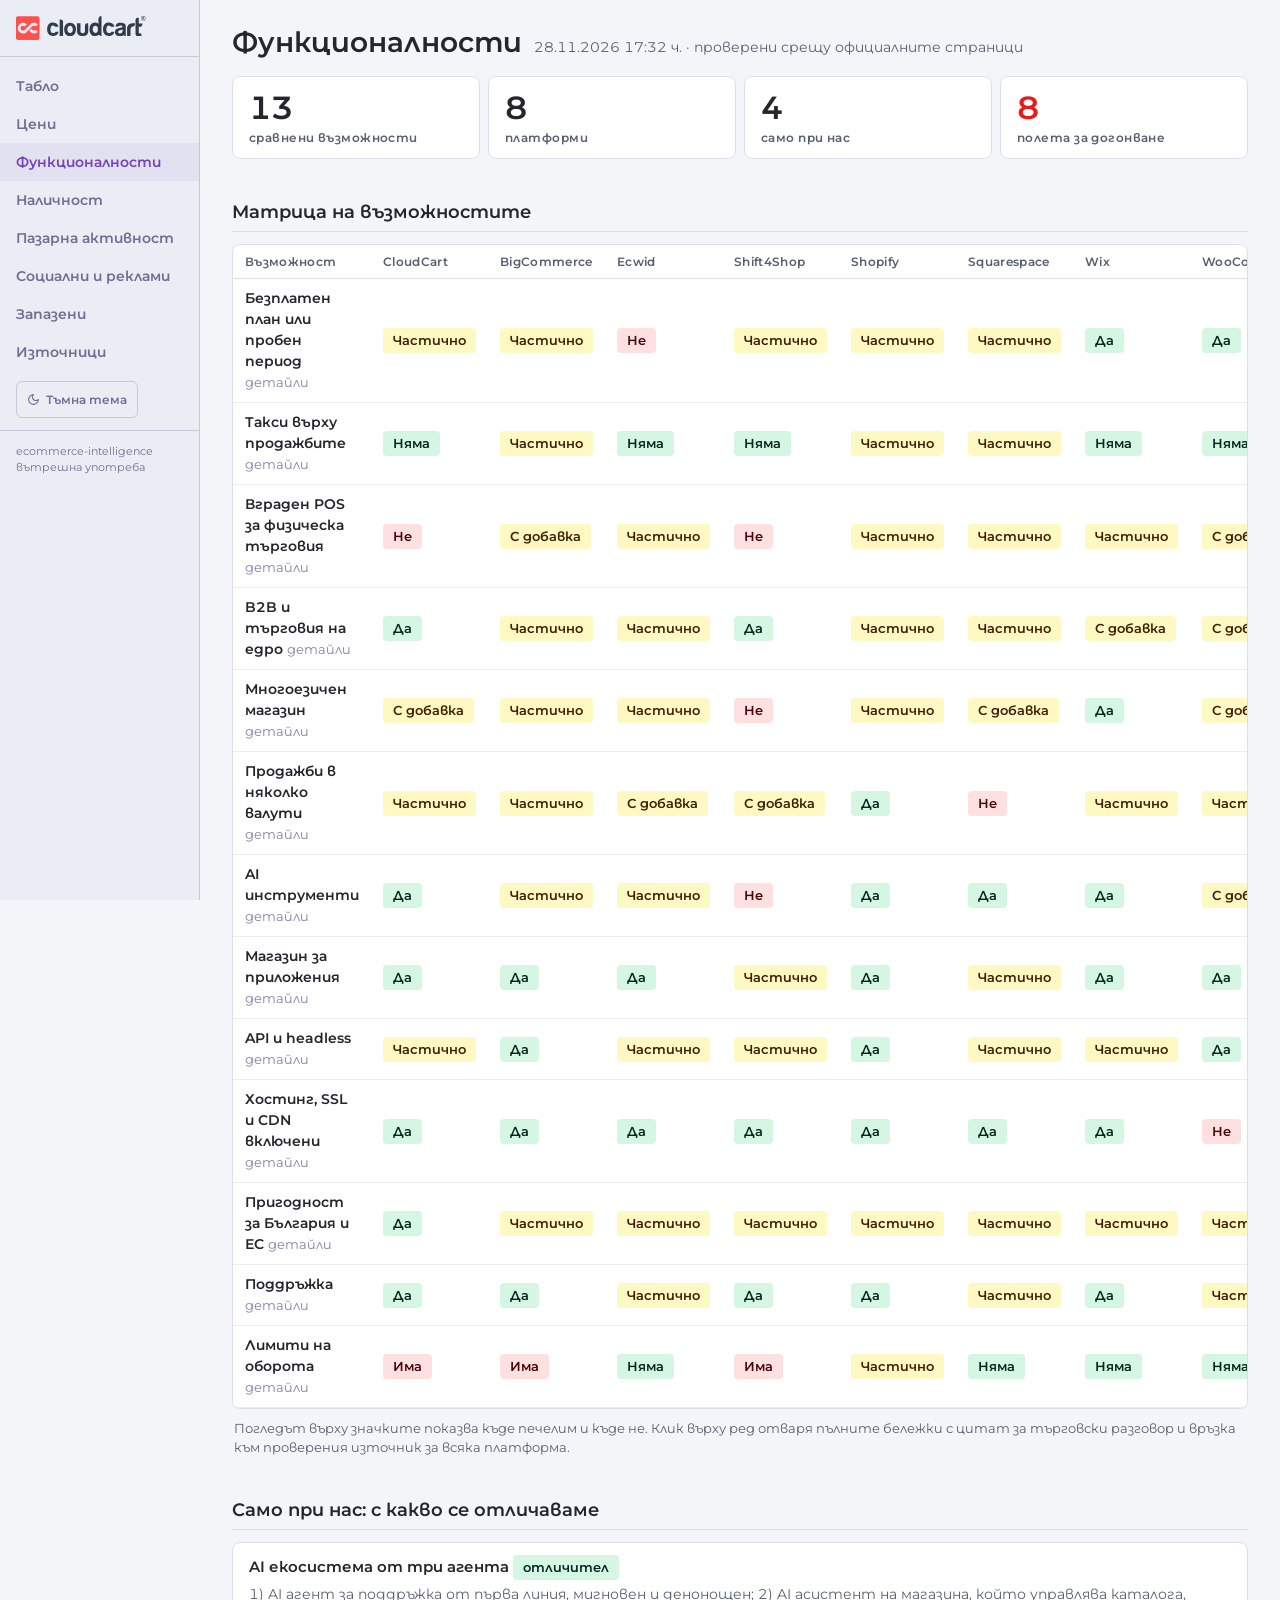
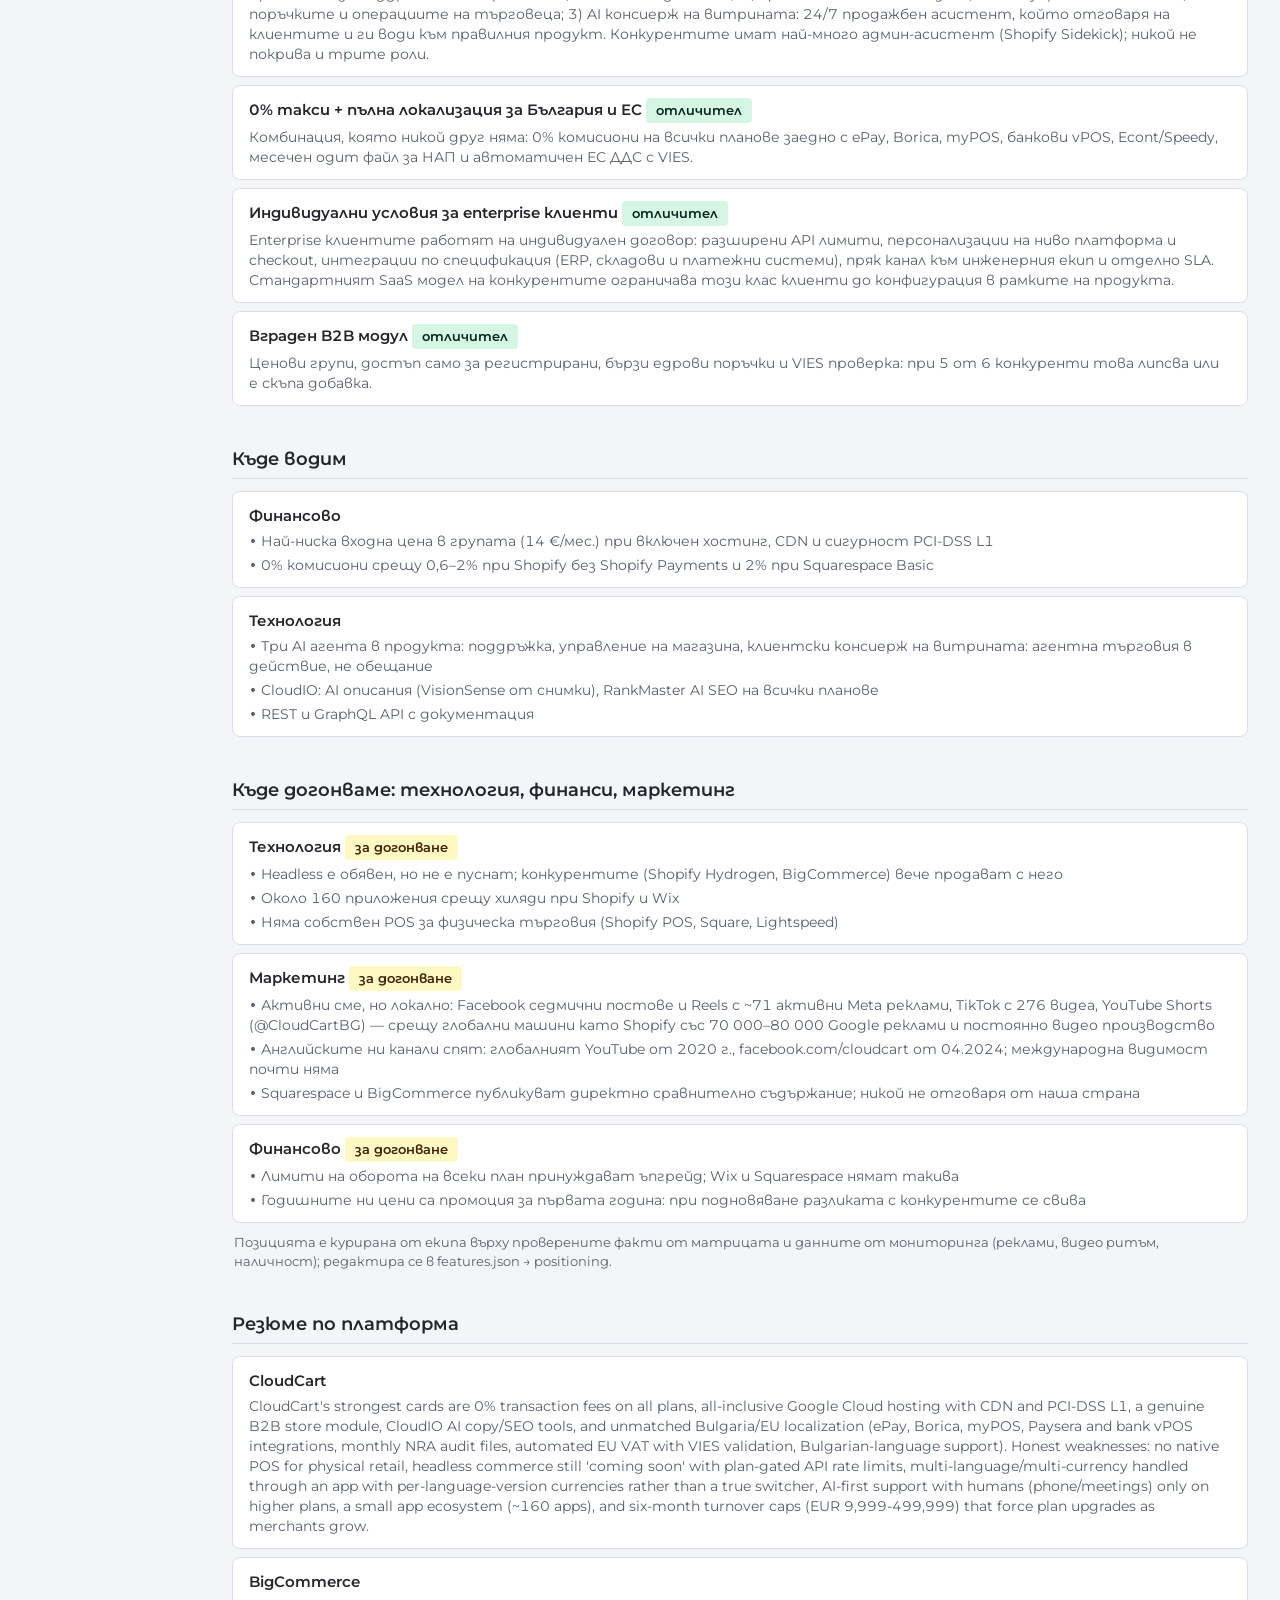
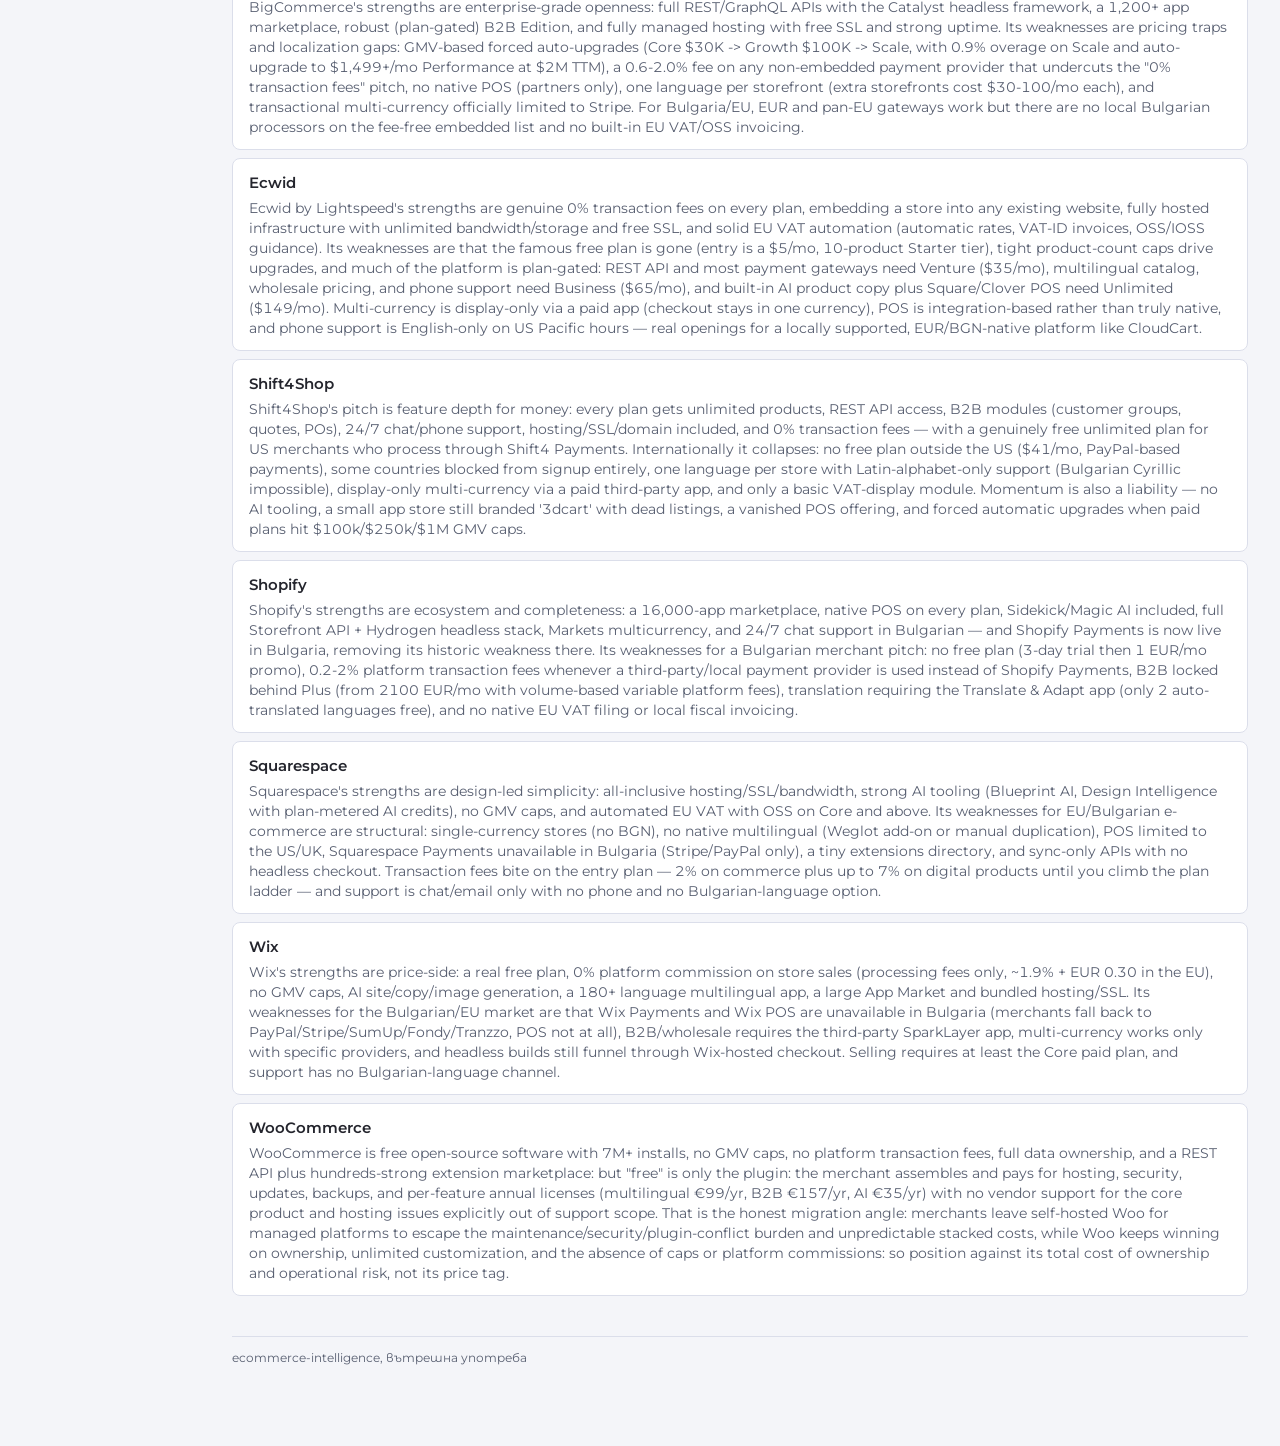
<file: reports/features.html>
<!doctype html><html lang="bg"><meta charset="utf-8"><meta name="viewport" content="width=device-width,initial-scale=1"><link rel="icon" href="favicon.ico"><title>Функционалности</title><script>(function(){try{var t=localStorage.getItem('cc-theme');if(t)document.documentElement.setAttribute('data-theme',t);}catch(e){}})();</script><style>
@font-face{font-family:"Montserrat";
src:url("fonts/montserrat-var.woff2") format("woff2-variations");
font-weight:100 900;font-style:normal;font-display:swap}
:root{
--bg:#F4F5F9;--fg:#24252D;--card:#FFFFFF;--muted:#585F71;--mid:#8380AB;
--border:#DBDEEA;--border-1:#EBEDF4;
--primary:#7344BB;--primary-hover:#9D67F4;--on-primary:#FFFFFF;
--primary-soft:rgba(115,68,187,.07);
--side-bg:#EBEDF4;--side-fg:#716E94;--side-border:#C5C9DC;
--ok-bg:#D5F6E3;--ok-fg:#06281E;--warn-bg:#FEF9C3;--warn-fg:#422006;
--err-bg:#FFE0E0;--err-fg:#490606;--destructive:#E91A19;
--input:#FFFFFF;--ghost-fg:#6D758A;--ghost-hover:#0000000D;
--focus:#9D67F4;
--chart-ours:#7344BB;--chart-comp:#2B7FFF;
--r-xs:2px;--r-sm:4px;--r-md:6px;--r-lg:8px;--r-xl:12px;
--row-h:50px;--row-pad-y:9px;
--dur-fast:100ms;--dur-base:160ms;--dur-slow:240ms;
--ease:cubic-bezier(.19,.91,.38,1)}
[data-theme="dark"]{
--bg:#0A0A14;--fg:#F7F8F8;--card:#1A1A2B;--muted:#8C93A4;--mid:#AEB1CD;
--border:#34314E;--border-1:#1A1A2B;
--primary:#AE82FF;--primary-hover:#C9B1FF;--on-primary:#1A1A2B;
--primary-soft:rgba(174,130,255,.10);
--side-bg:#1A1A2B;--side-fg:#C5C9DC;--side-border:#34314E;
--ok-bg:#7BDAAD;--ok-fg:#06281E;--warn-bg:#FEF08A;--warn-fg:#422006;
--err-bg:#FFA09F;--err-fg:#490606;--destructive:#FF6867;
--input:#FFFFFF0D;--ghost-fg:#DBDEEA;--ghost-hover:#FFFFFF1A;
--focus:#C9B1FF;
--chart-ours:#AE82FF;--chart-comp:#1CCFB9}
*{box-sizing:border-box}
html{font-family:"Montserrat",system-ui,sans-serif;font-size:15px;
line-height:23px;color:var(--fg);background:var(--bg);
font-variant-numeric:tabular-nums lining-nums}
body{margin:0;background:var(--bg);color:var(--fg);font-size:15px;
line-height:23px}
:is(td,th,.sku,.mono,input,code,.num){font-variant-ligatures:none;
font-feature-settings:"liga" 0,"calt" 0,"dlig" 0}
:focus-visible{outline:2px solid var(--focus);outline-offset:2px}
a{color:var(--primary);text-decoration:none}
a:hover{color:var(--primary-hover)}
h1,h2,h3,h4,h5{margin:0;color:var(--fg)}
h1{font-size:28px;line-height:36px;font-weight:600}
h3{font-size:19px;line-height:27px;font-weight:600}
h4{font-size:15px;line-height:22px;font-weight:600}
/* ---------- обикновена рамка (под-справки, писма) ---------- */
.wrap{max-width:900px;margin:0 auto;padding:24px 16px 60px}
/* ---------- админ рамка: лента < фон < карта ---------- */
.app{display:flex;min-height:100vh}
.side{flex:0 0 200px;background:var(--side-bg);
border-right:1px solid var(--side-border);padding:16px 0;
position:sticky;top:0;height:100vh;overflow-y:auto}
.side .mark{display:block;padding:0 16px 14px;font-weight:700;font-size:17px;
color:var(--fg);border-bottom:1px solid var(--side-border);margin-bottom:10px}
.side .tagl{display:block;font-size:12px;line-height:17px;font-weight:600;
letter-spacing:.44px;color:var(--side-fg);margin-top:2px}
.sitem{display:block;padding:9px 16px;font-size:14px;line-height:20px;
font-weight:600;color:var(--side-fg);
transition:background var(--dur-fast) var(--ease),color var(--dur-fast) var(--ease)}
.sitem:hover{background:var(--ghost-hover);color:var(--fg)}
.sitem.on{background:var(--primary-soft);color:var(--primary)}
.side .sfoot{padding:12px 16px;font-size:11px;line-height:16px;
color:var(--side-fg);border-top:1px solid var(--side-border);margin-top:12px}
.themebtn{display:inline-flex;align-items:center;gap:6px;margin:10px 16px 0;
padding:6px 10px;background:transparent;border:1px solid var(--side-border);
border-radius:var(--r-md);color:var(--side-fg);font:inherit;font-size:12px;
font-weight:600;cursor:pointer}
.themebtn:hover{background:var(--ghost-hover)}
.themebtn svg{width:13px;height:13px}
.main{flex:1;min-width:0;max-width:1760px;padding:24px 32px 80px}
.page-head{display:flex;flex-wrap:wrap;align-items:baseline;gap:12px;
margin-bottom:16px}
.page-head h1{font-size:28px;line-height:36px;font-weight:600}
.page-head .meta{margin:0}
@media(max-width:800px){.app{display:block}
.side{position:static;height:auto;width:100%;border-right:none;
border-bottom:1px solid var(--side-border);display:flex;flex-wrap:wrap;
align-items:center;gap:2px;padding:8px 12px}
.side .mark{border:none;margin:0;padding:0 12px 0 0}
.side .tagl{display:none}.side .sfoot{display:none}.themebtn{margin:0}
.sitem{border-radius:var(--r-md);padding:5px 10px}
.main{padding:16px 12px 60px}
body{font-size:16px}}
/* ---------- типография на секции ---------- */
.meta{color:var(--muted);font-size:13.5px;line-height:20px;margin-bottom:16px}
h2.sec,h2{font-size:18px;line-height:26px;font-weight:600;color:var(--fg);
margin:40px 0 12px;padding-bottom:6px;border-bottom:1px solid var(--border)}
section{scroll-margin-top:16px}
/* ---------- карти ---------- */
.card{background:var(--card);border:1px solid var(--border);
border-radius:var(--r-lg);padding:12px 16px;margin-bottom:8px}
.card a{font-weight:600}
.row{display:flex;justify-content:space-between;gap:12px;margin-top:6px;
font-size:13.5px;line-height:20px;color:var(--muted)}
.src{color:var(--muted);font-weight:600}
.sig{display:inline-block;background:var(--primary-soft);color:var(--primary);
border-radius:var(--r-xs);padding:2px 8px;font-size:12.5px;line-height:18px;
font-weight:600;margin:6px 5px 0 0}
.empty{color:var(--muted);font-style:italic;font-size:14px}
.warn{margin-top:24px;font-size:13.5px;color:var(--muted);
border-top:1px solid var(--border);padding-top:12px}
.warn b{color:var(--err-fg);background:var(--err-bg);padding:1px 6px;
border-radius:var(--r-xs)}
.name{font-weight:600;color:var(--fg)}
.chg{font-weight:600;color:var(--warn-fg);background:var(--warn-bg);
padding:1px 6px;border-radius:var(--r-xs)}
.sub{font-size:13.5px;line-height:20px;color:var(--muted);margin-top:4px}
.sub a{font-weight:400}
/* ---------- значки ---------- */
.badge{display:inline-flex;align-items:center;gap:6px;font-size:13px;
line-height:19px;font-weight:600;padding:3px 10px;border-radius:var(--r-sm);
white-space:nowrap}
.badge .dt{width:6px;height:6px;border-radius:50%;background:currentColor}
.badge-ok{background:var(--ok-bg);color:var(--ok-fg)}
.badge-warn{background:var(--warn-bg);color:var(--warn-fg)}
.badge-err{background:var(--err-bg);color:var(--err-fg)}
.badge-na{background:transparent;color:var(--muted);
border:1px solid var(--border)}
.pill{font-size:12px;font-weight:600;padding:2px 9px;
border-radius:var(--r-sm);border:1px solid var(--border);color:var(--muted);
float:right}
.pill-hot{border-color:transparent;color:var(--err-fg);background:var(--err-bg)}
/* ---------- KPI ---------- */
.tiles{display:grid;grid-template-columns:repeat(auto-fit,minmax(140px,1fr));
gap:8px;margin-bottom:12px}
.tile{background:var(--card);border:1px solid var(--border);
border-radius:var(--r-lg);padding:12px 16px}
.tile .n{font-size:32px;line-height:38px;font-weight:600;color:var(--fg)}
.tile .n.hot{color:var(--destructive)}
.tile .l{font-size:12px;line-height:17px;font-weight:600;
letter-spacing:.44px;color:var(--muted);margin-top:2px}
/* ---------- бутони ---------- */
.btn{display:inline-block;background:var(--primary);color:var(--on-primary);
font-weight:600;font-size:14px;height:38px;line-height:38px;padding:0 18px;
border-radius:var(--r-md);text-decoration:none;margin:6px 8px 0 0;
transition:background var(--dur-fast) var(--ease)}
.btn:hover{background:var(--primary-hover);color:var(--on-primary)}
.btn.ghost{background:transparent;color:var(--primary);
border:1px solid var(--border);line-height:36px}
.btn.ghost:hover{background:var(--ghost-hover)}
/* ---------- таблици ---------- */
.tablewrap{overflow-x:auto;border:1px solid var(--border);
border-radius:var(--r-lg);background:var(--card)}
table.dense,.matrix{width:100%;border-collapse:collapse;font-size:14px;
line-height:21px;background:var(--card)}
.matrix{min-width:640px}
table.dense th,.matrix th{text-align:left;font-size:12px;line-height:17px;
font-weight:600;letter-spacing:.33px;color:var(--muted);
padding:8px 12px;border-bottom:1px solid var(--border);white-space:nowrap}
table.dense td,.matrix td{padding:var(--row-pad-y) 12px;
border-bottom:1px solid var(--border-1);vertical-align:middle;
height:var(--row-h)}
table.dense tbody tr:last-child td,.matrix tbody tr:last-child td{border-bottom:none}
table.dense tbody tr:hover td{background:var(--bg);
transition:background var(--dur-fast) var(--ease)}
td.num,.num{text-align:right;white-space:nowrap}
table.dense th.num{text-align:right;width:1%;white-space:nowrap;
padding-right:24px}
table.dense td.num{width:1%;padding-right:24px}
.matrix .vname a,.dense .vname a{color:var(--fg);font-weight:600}
.matrix tr.ours td,.dense tr.ours td{background:var(--primary-soft)}
.matrix .na{color:var(--mid)}
.pname{font-weight:600;color:var(--fg);font-size:13px;line-height:18px}
.pprice{margin-top:1px}
.approx{color:var(--muted);font-size:12.5px}
.delta{display:inline-block;font-size:12.5px;line-height:18px;font-weight:600;
border-radius:var(--r-sm);padding:1px 6px;margin-top:3px}
.delta.up{background:var(--ok-bg);color:var(--ok-fg)}
.delta.down{background:var(--err-bg);color:var(--err-fg)}
.basis{font-size:13px;line-height:19px;color:var(--muted);margin:10px 2px 0}
/* ---------- ленти (сравнение на величини) ---------- */
.bars{margin-top:4px}
.barrow{display:flex;align-items:center;gap:12px;padding:3px 0}
.barlabel{flex:0 0 230px;font-size:14px;font-weight:600;color:var(--fg);
text-align:right;white-space:nowrap;overflow:hidden;text-overflow:ellipsis}
.bartrack{flex:1;display:flex;align-items:center;gap:8px}
.bar{height:14px;border-radius:0 var(--r-sm) var(--r-sm) 0;
background:var(--chart-comp);min-width:3px}
.bar.ours{background:var(--chart-ours)}
.barval{font-size:14px;color:var(--fg);white-space:nowrap}
@media(max-width:640px){.barlabel{flex-basis:120px}}
/* ---------- измерител в клетка ---------- */
.meter{display:inline-block;width:64px;height:6px;background:var(--bg);
border:1px solid var(--border);border-radius:3px;vertical-align:middle;
margin-right:6px}
.meter i{display:block;height:100%;background:var(--destructive);
border-radius:2px;min-width:2px}
.cellmain{color:var(--fg)}
.cellmain b{font-weight:600}
.okmuted{color:var(--muted)}
.linkrow a{display:inline-block;font-size:13px;font-weight:600;
margin-right:8px}
.foot{margin-top:40px;font-size:12px;line-height:17px;color:var(--muted);
border-top:1px solid var(--border);padding-top:12px}
.brand{display:flex;align-items:baseline;gap:10px;margin-bottom:16px;
border-bottom:1px solid var(--border);padding-bottom:12px}
.brand .mark{font-weight:700;font-size:17px;color:var(--fg)}
.brand .tag{font-size:12px;letter-spacing:.44px;color:var(--muted);
font-weight:600}
input#filterbox{width:100%;height:40px;background:var(--input);
border:1px solid var(--border);border-radius:var(--r-md);padding:0 12px;
font:inherit;color:var(--fg);margin-bottom:12px}
/* ---------- филтърни чипове (избраният е едно от шестте маркови места) --- */
.chips{display:flex;flex-wrap:wrap;gap:6px;margin-bottom:8px}
.chip{font:inherit;font-size:14px;line-height:20px;font-weight:600;
padding:6px 14px;background:var(--card);border:1px solid var(--border);
border-radius:var(--r-md);color:var(--muted);cursor:pointer;
transition:background var(--dur-fast) var(--ease),color var(--dur-fast) var(--ease)}
.chip:hover{background:var(--ghost-hover);color:var(--fg)}
.chip.on{background:var(--primary-soft);color:var(--primary);
border-color:transparent}
.logo{display:block;height:24px;width:auto;margin-bottom:2px}
.logo-d{display:none}
[data-theme="dark"] .logo-l{display:none}
[data-theme="dark"] .logo-d{display:block}
@media(min-width:1100px){
.filterable,#savedlist{display:grid;
grid-template-columns:repeat(auto-fill,minmax(520px,1fr));gap:8px;
align-items:start}
.filterable .card,#savedlist .card{margin-bottom:0}}
/* ---------- запазване за по-късно (bookmark; локално в браузъра) ------- */
.favbtn{float:right;background:transparent;border:none;cursor:pointer;
color:var(--mid);padding:2px 4px;margin-left:8px;line-height:1}
.favbtn:hover{color:var(--fg)}
.favbtn.on{color:var(--primary)}
.favbtn svg{width:16px;height:16px;vertical-align:middle}
.favbtn.on svg{fill:currentColor}
.newmark{display:inline-block;font-size:12px;line-height:17px;font-weight:600;
letter-spacing:.44px;color:var(--ok-fg);background:var(--ok-bg);
border-radius:var(--r-xs);padding:1px 6px;margin-right:6px}
.score{float:right;font-size:12.5px;color:var(--mid)}
/* ---------- матрица на възможностите: бърз преглед + детайл при клик --- */
tr.frow{cursor:pointer}
tr.frow:hover td{background:var(--bg)}
tr.frow.open td{background:var(--primary-soft)}
tr.frow .fname{font-weight:600;color:var(--fg)}
tr.frow .fhint{font-size:12.5px;color:var(--mid);font-weight:400}
tr.frow.open .fhint{color:var(--primary)}
tr.fdetail>td{background:var(--bg);padding:12px}
.fdgrid{display:grid;grid-template-columns:repeat(auto-fill,minmax(230px,1fr));
gap:8px}
.fd{background:var(--card);border:1px solid var(--border);
border-radius:var(--r-md);padding:10px 12px}
.fd.ours{background:var(--primary-soft)}
.fdv{display:flex;justify-content:space-between;align-items:center;gap:8px;
font-weight:600;color:var(--fg)}
.fdnote{font-size:13.5px;line-height:20px;color:var(--muted);margin-top:6px}
.fd .sub{margin-top:6px}
</style><body><div class=app><aside class=side><span class=mark><svg class="logo logo-l" role="img" aria-label="CloudCart" version="1.1" id="Layer_1" xmlns="http://www.w3.org/2000/svg" xmlns:xlink="http://www.w3.org/1999/xlink" x="0px" y="0px"
	 viewBox="0 0 200 37" enable-background="new 0 0 200 37" xml:space="preserve">
<g id="Warstwa_1_2_">
</g>
<g id="Clip-6">
</g>
<g id="Clip-15">
</g>
<g>
	<g>
		<g>
			<g>
				<g>
					<g>
						<path fill="#303C4A" d="M141.648,14.904c3.074-1.307,4.887,1.64,4.887,1.64h5.123c0,0-0.835-6.451-8.941-6.451
							c0,0-8.098-0.192-8.564,9.632c0,0-0.932,10.563,8.756,11.221c0,0,7.82,0.096,8.751-6.641h-4.47c0,0-1.028,2.17-3.912,2.059
							c-3.424-0.127-3.818-3.786-3.818-3.786S138.574,16.221,141.648,14.904z"/>
						<path fill="#303C4A" d="M164.186,10.747c-4.799-0.558-7.869,0.192-9.033,1.544c0,0-1.82,1.684-1.771,3.698
							c0,0,2.711,1.198,4.843,0c0,0,0.278-1.499,3.308-1.364c0,0,2.327-0.043,2.743,1.364c0,0,0.281,1.401-1.303,1.774
							c0,0-1.677,0.607-3.072,0.653c0,0-5.631,0.517-6.568,3.226c0,0-1.992,4.633,0.98,7.672c0,0,1.863,2.196,7.729,1.5
							c0,0,2-0.256,3.599-1.272c0.131-0.028,0.291-0.031,0.461-0.007c0.442,0.38,1.629,1.248,3.16,1.132V15.332
							C169.26,15.332,168.982,11.311,164.186,10.747z M160.752,26.824c-3.232,0.337-3.214-2.068-3.214-2.068
							c-0.313-2.291,2.864-2.77,2.864-2.77c1.934-0.484,3.947-1.231,3.947-1.231C165.154,26.716,160.752,26.824,160.752,26.824z"/>
						<path fill="#303C4A" d="M180.111,11.305c-8.454,0.074-8.803,7.438-8.803,7.438v12.205h5.237V20.495
							c0.277-3.574,2.591-3.999,2.591-3.999l1.602-0.141c2.869-0.405,2.656-5.051,2.656-5.051H180.111L180.111,11.305z"/>
						<path fill="#303C4A" d="M191.55,16.561c3.546-0.113,3.368-5.076,3.368-5.076h-5.656V2.602h-1.886
							c-2.38,0-3.074,3.295-3.074,3.295v11.994v10.032c0.345,3.364,3.074,3.015,3.074,3.015h6.005v-2.877
							c-0.422-1.265-1.747-1.054-1.747-1.054c-2.026-0.067-2.372-0.625-2.372-0.625v-9.837L191.55,16.561z"/>
					</g>
					<g>
						<path fill="#303C4A" d="M55.498,14.921c3.074-1.313,4.894,1.632,4.894,1.632h5.123c0,0-0.843-6.451-8.941-6.451
							c0,0-8.106-0.188-8.567,9.633c0,0-0.935,10.57,8.753,11.225c0,0,7.825,0.094,8.753-6.643h-4.469c0,0-1.027,2.164-3.909,2.06
							c-3.428-0.133-3.821-3.788-3.821-3.788S52.429,16.229,55.498,14.921z"/>
						<path fill="#303C4A" d="M67.332,5.377v25.582h5.212V8.561C72.544,8.561,72.544,5.468,67.332,5.377z"/>
						<path fill="#303C4A" d="M83.417,10.43c-6.075,0-9.103,4.594-9.103,10.262c0,5.672,3.027,10.268,9.103,10.268
							c5.753,0,9.104-4.596,9.104-10.268C92.521,15.023,89.401,10.43,83.417,10.43z M83.417,26.307c-2.34,0-4.239-2.513-4.239-5.613
							c0-3.096,1.899-5.609,4.239-5.609c2.338,0,4.237,2.514,4.237,5.609C87.654,23.794,85.755,26.307,83.417,26.307z"/>
						<path fill="#303C4A" d="M106.305,14.029c0,0,0.189,7.388,0,9.869c-0.188,2.479-3.584,2.803-3.584,2.803
							c-3.262-0.094-3.308-3.32-3.308-3.32v-12.39h-5.354v12.77c0.047,7.06,8.636,7.198,8.636,7.198
							c6.074-0.044,7.658-3.742,7.658-3.742c0.889-1.357,0.982-3.508,0.982-3.508V10.991h-1.258
							C106.907,10.898,106.305,14.029,106.305,14.029z"/>
						<path fill="#303C4A" d="M131.759,24.584l0.156-23.73c0,0-3.676-1.883-4.793,3.799v7.916c-0.086,0.012-0.168,0.006-0.246,0
							c-0.481-0.868-1.813-2.465-5.053-2.385c-4.732,0.107-8.554,3.807-8.511,10.51c0,6.178,3.203,10.254,7.896,10.254
							c2.489,0,4.396-0.238,5.671-1.572c0.3-0.105,0.815-0.198,1.38,0.016c0.549,0.62,1.391,1.279,2.52,1.4
							c0.078,0.005,0.16,0.012,0.259,0.018c0.03,0,0.063,0.008,0.09,0.008l-0.004-0.008c0.201,0.008,0.452,0,0.791,0.008
							C131.838,29.465,131.759,26.781,131.759,24.584z M126.164,21.658c0,0.479-0.04,0.971-0.123,1.418
							c-0.359,1.746-1.818,2.965-3.602,2.965c-2.545,0-4.203-2.111-4.203-5.489c0-3.125,1.41-5.646,4.248-5.646
							c1.897,0,3.238,1.385,3.598,3.009c0.082,0.369,0.082,0.808,0.082,1.138V21.658z"/>
					</g>
				</g>
			</g>
		</g>
		<path fill="#FF5050" d="M36.263,33.857c0,1.636-1.319,2.957-2.954,2.957H2.956C1.327,36.814,0,35.493,0,33.857V3.506
			c0-1.628,1.327-2.951,2.956-2.951h30.353c1.635,0,2.954,1.322,2.954,2.951V33.857z M21.8,19.266L21.8,19.266
			c0,0,3.276-3.276,3.292-3.298c1.5-1.5,3.935-1.5,5.436,0l3.051-3.05c-3.183-3.179-8.358-3.179-11.535,0
			c-0.025,0.021-8.503,8.503-8.503,8.503c-0.724,0.714-1.682,1.104-2.699,1.104c-1.025,0-1.989-0.397-2.717-1.125
			c-1.497-1.502-1.497-3.938,0-5.433c0.729-0.725,1.691-1.124,2.717-1.124c1.026,0,1.989,0.399,2.717,1.124l3.053-3.05
			c-1.541-1.539-3.592-2.395-5.77-2.395c-2.18,0-4.229,0.855-5.77,2.395c-3.178,3.18-3.178,8.352,0,11.535
			c1.541,1.54,3.59,2.389,5.77,2.389l0,0c2.153,0,4.182-0.83,5.716-2.339l0,0L21.8,19.266z M27.807,22.527
			c-1.025,0-1.988-0.4-2.717-1.129c-0.552-0.547-0.896-1.232-1.041-1.942l-3.305,3.303c0.346,0.604,0.779,1.171,1.295,1.693
			c1.542,1.54,3.591,2.389,5.768,2.389c2.182,0,4.23-0.849,5.771-2.389l-3.051-3.054C29.798,22.127,28.831,22.527,27.807,22.527z"/>
	</g>
	<path fill="#303C4A" d="M196.305,7.729c-2.179,0-3.688-1.511-3.688-3.761c0-2.252,1.552-3.782,3.688-3.782
		c2.139,0,3.695,1.529,3.695,3.782C200,6.218,198.452,7.729,196.305,7.729 M196.305,0.609c-1.752,0-3.152,1.211-3.152,3.346
		c0,2.139,1.394,3.327,3.152,3.327c1.764,0,3.168-1.199,3.168-3.327C199.473,1.831,198.066,0.609,196.305,0.609 M197.389,5.979
		l-1.244-1.793h-0.401v1.731h-0.722V1.729h1.264c0.874,0,1.459,0.446,1.459,1.227c0,0.596-0.321,0.992-0.846,1.148l1.199,1.707
		L197.389,5.979z M196.296,2.395h-0.554v1.229h0.51c0.479,0,0.771-0.194,0.771-0.616c0-0.426-0.258-0.625-0.728-0.625"/>
</g>
</svg><svg class="logo logo-d" role="img" aria-label="CloudCart" version="1.1" id="Layer_1" xmlns="http://www.w3.org/2000/svg" xmlns:xlink="http://www.w3.org/1999/xlink" x="0px" y="0px"
	 viewBox="0 0 200 37" enable-background="new 0 0 200 37" xml:space="preserve">
<g id="Warstwa_1_2_">
</g>
<g id="Clip-6">
</g>
<g id="Clip-15">
</g>
<g>
	<g>
		<g>
			<g>
				<g>
					<g>
						<path fill="#F7F8F8" d="M141.648,14.904c3.074-1.307,4.887,1.64,4.887,1.64h5.123c0,0-0.835-6.451-8.941-6.451
							c0,0-8.098-0.192-8.564,9.632c0,0-0.932,10.563,8.756,11.221c0,0,7.82,0.096,8.751-6.641h-4.47c0,0-1.028,2.17-3.912,2.059
							c-3.424-0.127-3.818-3.786-3.818-3.786S138.574,16.221,141.648,14.904z"/>
						<path fill="#F7F8F8" d="M164.186,10.747c-4.799-0.558-7.869,0.192-9.033,1.544c0,0-1.82,1.684-1.771,3.698
							c0,0,2.711,1.198,4.843,0c0,0,0.278-1.499,3.308-1.364c0,0,2.327-0.043,2.743,1.364c0,0,0.281,1.401-1.303,1.774
							c0,0-1.677,0.607-3.072,0.653c0,0-5.631,0.517-6.568,3.226c0,0-1.992,4.633,0.98,7.672c0,0,1.863,2.196,7.729,1.5
							c0,0,2-0.256,3.599-1.272c0.131-0.028,0.291-0.031,0.461-0.007c0.442,0.38,1.629,1.248,3.16,1.132V15.332
							C169.26,15.332,168.982,11.311,164.186,10.747z M160.752,26.824c-3.232,0.337-3.214-2.068-3.214-2.068
							c-0.313-2.291,2.864-2.77,2.864-2.77c1.934-0.484,3.947-1.231,3.947-1.231C165.154,26.716,160.752,26.824,160.752,26.824z"/>
						<path fill="#F7F8F8" d="M180.111,11.305c-8.454,0.074-8.803,7.438-8.803,7.438v12.205h5.237V20.495
							c0.277-3.574,2.591-3.999,2.591-3.999l1.602-0.141c2.869-0.405,2.656-5.051,2.656-5.051H180.111L180.111,11.305z"/>
						<path fill="#F7F8F8" d="M191.55,16.561c3.546-0.113,3.368-5.076,3.368-5.076h-5.656V2.602h-1.886
							c-2.38,0-3.074,3.295-3.074,3.295v11.994v10.032c0.345,3.364,3.074,3.015,3.074,3.015h6.005v-2.877
							c-0.422-1.265-1.747-1.054-1.747-1.054c-2.026-0.067-2.372-0.625-2.372-0.625v-9.837L191.55,16.561z"/>
					</g>
					<g>
						<path fill="#F7F8F8" d="M55.498,14.921c3.074-1.313,4.894,1.632,4.894,1.632h5.123c0,0-0.843-6.451-8.941-6.451
							c0,0-8.106-0.188-8.567,9.633c0,0-0.935,10.57,8.753,11.225c0,0,7.825,0.094,8.753-6.643h-4.469c0,0-1.027,2.164-3.909,2.06
							c-3.428-0.133-3.821-3.788-3.821-3.788S52.429,16.229,55.498,14.921z"/>
						<path fill="#F7F8F8" d="M67.332,5.377v25.582h5.212V8.561C72.544,8.561,72.544,5.468,67.332,5.377z"/>
						<path fill="#F7F8F8" d="M83.417,10.43c-6.075,0-9.103,4.594-9.103,10.262c0,5.672,3.027,10.268,9.103,10.268
							c5.753,0,9.104-4.596,9.104-10.268C92.521,15.023,89.401,10.43,83.417,10.43z M83.417,26.307c-2.34,0-4.239-2.513-4.239-5.613
							c0-3.096,1.899-5.609,4.239-5.609c2.338,0,4.237,2.514,4.237,5.609C87.654,23.794,85.755,26.307,83.417,26.307z"/>
						<path fill="#F7F8F8" d="M106.305,14.029c0,0,0.189,7.388,0,9.869c-0.188,2.479-3.584,2.803-3.584,2.803
							c-3.262-0.094-3.308-3.32-3.308-3.32v-12.39h-5.354v12.77c0.047,7.06,8.636,7.198,8.636,7.198
							c6.074-0.044,7.658-3.742,7.658-3.742c0.889-1.357,0.982-3.508,0.982-3.508V10.991h-1.258
							C106.907,10.898,106.305,14.029,106.305,14.029z"/>
						<path fill="#F7F8F8" d="M131.759,24.584l0.156-23.73c0,0-3.676-1.883-4.793,3.799v7.916c-0.086,0.012-0.168,0.006-0.246,0
							c-0.481-0.868-1.813-2.465-5.053-2.385c-4.732,0.107-8.554,3.807-8.511,10.51c0,6.178,3.203,10.254,7.896,10.254
							c2.489,0,4.396-0.238,5.671-1.572c0.3-0.105,0.815-0.198,1.38,0.016c0.549,0.62,1.391,1.279,2.52,1.4
							c0.078,0.005,0.16,0.012,0.259,0.018c0.03,0,0.063,0.008,0.09,0.008l-0.004-0.008c0.201,0.008,0.452,0,0.791,0.008
							C131.838,29.465,131.759,26.781,131.759,24.584z M126.164,21.658c0,0.479-0.04,0.971-0.123,1.418
							c-0.359,1.746-1.818,2.965-3.602,2.965c-2.545,0-4.203-2.111-4.203-5.489c0-3.125,1.41-5.646,4.248-5.646
							c1.897,0,3.238,1.385,3.598,3.009c0.082,0.369,0.082,0.808,0.082,1.138V21.658z"/>
					</g>
				</g>
			</g>
		</g>
		<path fill="#FF5050" d="M36.263,33.857c0,1.636-1.319,2.957-2.954,2.957H2.956C1.327,36.814,0,35.493,0,33.857V3.506
			c0-1.628,1.327-2.951,2.956-2.951h30.353c1.635,0,2.954,1.322,2.954,2.951V33.857z M21.8,19.266L21.8,19.266
			c0,0,3.276-3.276,3.292-3.298c1.5-1.5,3.935-1.5,5.436,0l3.051-3.05c-3.183-3.179-8.358-3.179-11.535,0
			c-0.025,0.021-8.503,8.503-8.503,8.503c-0.724,0.714-1.682,1.104-2.699,1.104c-1.025,0-1.989-0.397-2.717-1.125
			c-1.497-1.502-1.497-3.938,0-5.433c0.729-0.725,1.691-1.124,2.717-1.124c1.026,0,1.989,0.399,2.717,1.124l3.053-3.05
			c-1.541-1.539-3.592-2.395-5.77-2.395c-2.18,0-4.229,0.855-5.77,2.395c-3.178,3.18-3.178,8.352,0,11.535
			c1.541,1.54,3.59,2.389,5.77,2.389l0,0c2.153,0,4.182-0.83,5.716-2.339l0,0L21.8,19.266z M27.807,22.527
			c-1.025,0-1.988-0.4-2.717-1.129c-0.552-0.547-0.896-1.232-1.041-1.942l-3.305,3.303c0.346,0.604,0.779,1.171,1.295,1.693
			c1.542,1.54,3.591,2.389,5.768,2.389c2.182,0,4.23-0.849,5.771-2.389l-3.051-3.054C29.798,22.127,28.831,22.527,27.807,22.527z"/>
	</g>
	<path fill="#F7F8F8" d="M196.305,7.729c-2.179,0-3.688-1.511-3.688-3.761c0-2.252,1.552-3.782,3.688-3.782
		c2.139,0,3.695,1.529,3.695,3.782C200,6.218,198.452,7.729,196.305,7.729 M196.305,0.609c-1.752,0-3.152,1.211-3.152,3.346
		c0,2.139,1.394,3.327,3.152,3.327c1.764,0,3.168-1.199,3.168-3.327C199.473,1.831,198.066,0.609,196.305,0.609 M197.389,5.979
		l-1.244-1.793h-0.401v1.731h-0.722V1.729h1.264c0.874,0,1.459,0.446,1.459,1.227c0,0.596-0.321,0.992-0.846,1.148l1.199,1.707
		L197.389,5.979z M196.296,2.395h-0.554v1.229h0.51c0.479,0,0.771-0.194,0.771-0.616c0-0.426-0.258-0.625-0.728-0.625"/>
</g>
</svg></span><a class='sitem' href='index.html'>Табло</a><a class='sitem' href='pricing.html'>Цени</a><a class='sitem on' href='features.html'>Функционалности</a><a class='sitem' href='availability.html'>Наличност</a><a class='sitem' href='activity.html'>Пазарна активност</a><a class='sitem' href='social.html'>Социални и реклами</a><a class='sitem' href='saved.html'>Запазени</a><a class='sitem' href='sources.html'>Източници</a><button class=themebtn id=themebtn type=button><svg viewBox="0 0 24 24" fill="none" stroke="currentColor" stroke-width="2" stroke-linecap="round" stroke-linejoin="round"><path d="M12 3a6 6 0 0 0 9 9 9 9 0 1 1-9-9Z"/></svg><span class=tlab>Тъмна тема</span></button><div class=sfoot>ecommerce-intelligence<br>вътрешна употреба</div></aside><main class=main><div class=page-head><h1>Функционалности</h1><div class=meta>28.11.2026 17:32 ч. · проверени срещу официалните страници</div></div><div class=tiles><div class=tile><div class='n'>13</div><div class=l>сравнени възможности</div></div><div class=tile><div class='n'>8</div><div class=l>платформи</div></div><div class=tile><div class='n'>4</div><div class=l>само при нас</div></div><div class=tile><div class='n hot'>8</div><div class=l>полета за догонване</div></div></div><h2>Матрица на възможностите</h2><div class=tablewrap><table class='dense matrix'><thead><tr><th>Възможност</th><th>CloudCart</th><th>BigCommerce</th><th>Ecwid</th><th>Shift4Shop</th><th>Shopify</th><th>Squarespace</th><th>Wix</th><th>WooCommerce</th></tr></thead><tbody><tr class=frow data-k='free_tier'><td><span class=fname>Безплатен план или пробен период</span> <span class=fhint>детайли</span></td><td><span class='badge badge-warn' title="No permanent free plan, but a 30-day free trial (&#x27;Start your 30 Days Free Trial&#x27;); cheapest plan from EUR 14/mo billed annually (Baby Pack)">Частично</span></td><td><span class='badge badge-warn' title="No free plan; fully functional 15-day free trial, no credit card required, store deleted 90 days after trial if no plan chosen">Частично</span></td><td><span class='badge badge-err' title="No free plan or free trial anymore: &#x27;we offer four paid plans (Starter, Venture, Business, and Unlimited)&#x27;; entry is Starter at $5/mo with a 10-product cap (nonprofits can get 6 months of Venture free)">Не</span></td><td><span class='badge badge-warn' title="$0 End-to-End plan (a $229/mo value) is US merchants only and runs on Shift4 Payments; non-US merchants get no free plan (an &#x27;unlimited, enterprise-grade plan for $41/month&#x27;), and a &#x27;monthly SaaS fee may be charged depending on your plan and monthly processing amount&#x27;">Частично</span></td><td><span class='badge badge-warn' title="No free plan: free 3-day trial (no credit card), then 1 EUR/month for the first 3 months on most plans; paid plans from 27 EUR/mo (Basic).">Частично</span></td><td><span class='badge badge-warn' title="No free plan: every site starts with a 14-day free trial, no credit card required">Частично</span></td><td><span class='badge badge-ok' title="Free $0 plan, no credit card required, but it cannot sell: &#x27;Accept payments&#x27; is listed only from the Core plan up; paid plans carry a 14-day money-back guarantee">Да</span></td><td><span class='badge badge-ok' title="Core plugin is 100% free, open-source (GPL), 7+ million active installs, 4.5/5 stars from 4,813 reviews: but &#x27;free&#x27; covers software only: hosting, domain, and most serious features are paid add-ons.">Да</span></td></tr><tr class=fdetail id='d-free_tier' style='display:none'><td colspan=9><div class=fdgrid><div class='fd ours'><div class=fdv>CloudCart <span class='badge badge-warn'>Частично</span></div><div class=fdnote>No permanent free plan, but a 30-day free trial (&#x27;Start your 30 Days Free Trial&#x27;); cheapest plan from EUR 14/mo billed annually (Baby Pack)</div><div class=sub><a href='https://cloudcart.com/pricing' target=_blank>източник</a></div></div><div class='fd'><div class=fdv>BigCommerce <span class='badge badge-warn'>Частично</span></div><div class=fdnote>No free plan; fully functional 15-day free trial, no credit card required, store deleted 90 days after trial if no plan chosen</div><div class=sub><a href='https://www.bigcommerce.com/essentials/pricing/' target=_blank>източник</a></div></div><div class='fd'><div class=fdv>Ecwid <span class='badge badge-err'>Не</span></div><div class=fdnote>No free plan or free trial anymore: &#x27;we offer four paid plans (Starter, Venture, Business, and Unlimited)&#x27;; entry is Starter at $5/mo with a 10-product cap (nonprofits can get 6 months of Venture free)</div><div class=sub><a href='https://support.ecwid.com/hc/en-us/articles/207100729-Ecwid-plans-and-features' target=_blank>източник</a></div></div><div class='fd'><div class=fdv>Shift4Shop <span class='badge badge-warn'>Частично</span></div><div class=fdnote>$0 End-to-End plan (a $229/mo value) is US merchants only and runs on Shift4 Payments; non-US merchants get no free plan (an &#x27;unlimited, enterprise-grade plan for $41/month&#x27;), and a &#x27;monthly SaaS fee may be charged depending on your plan and monthly processing amount&#x27;</div><div class=sub><a href='https://www.shift4shop.com/plans.html?country=us' target=_blank>източник</a></div></div><div class='fd'><div class=fdv>Shopify <span class='badge badge-warn'>Частично</span></div><div class=fdnote>No free plan: free 3-day trial (no credit card), then 1 EUR/month for the first 3 months on most plans; paid plans from 27 EUR/mo (Basic).</div><div class=sub><a href='https://www.shopify.com/pricing' target=_blank>източник</a></div></div><div class='fd'><div class=fdv>Squarespace <span class='badge badge-warn'>Частично</span></div><div class=fdnote>No free plan: every site starts with a 14-day free trial, no credit card required</div><div class=sub><a href='https://www.squarespace.com/pricing' target=_blank>източник</a></div></div><div class='fd'><div class=fdv>Wix <span class='badge badge-ok'>Да</span></div><div class=fdnote>Free $0 plan, no credit card required, but it cannot sell: &#x27;Accept payments&#x27; is listed only from the Core plan up; paid plans carry a 14-day money-back guarantee</div><div class=sub><a href='https://www.wix.com/plans' target=_blank>източник</a></div></div><div class='fd'><div class=fdv>WooCommerce <span class='badge badge-ok'>Да</span></div><div class=fdnote>Core plugin is 100% free, open-source (GPL), 7+ million active installs, 4.5/5 stars from 4,813 reviews: but &#x27;free&#x27; covers software only: hosting, domain, and most serious features are paid add-ons.</div><div class=sub><a href='https://wordpress.org/plugins/woocommerce/' target=_blank>източник</a></div></div></div></td></tr><tr class=frow data-k='txn_fees'><td><span class=fname>Такси върху продажбите</span> <span class=fhint>детайли</span></td><td><span class='badge badge-ok' title="0% transaction fee on every plan - &#x27;All our plans come with 0% commission on your orders and payments&#x27; (payment-provider fees still apply separately)">Няма</span></td><td><span class='badge badge-warn' title="$0 fee only with Embedded Payment Providers (Stripe, PayPal, Adyen, etc.); an &#x27;Open Payment Provider Fee&#x27; of 2.0% (Core), 1.0% (Growth), 0.6% (Scale) applies to orders through any other gateway: the old blanket &#x27;0% transaction fees&#x27; claim no longer holds">Частично</span></td><td><span class='badge badge-ok' title="0% on all plans: pricing FAQ states &#x27;we don&#x27;t charge any setup or transaction fees on any of our plans&#x27;; comparison table shows $0/€0 transaction fees on every tier">Няма</span></td><td><span class='badge badge-ok' title="0% on all plans: &#x27;No additional transaction fees&#x27;; FAQ: &#x27;you only pay the normal fees required by your payment processor&#x27;">Няма</span></td><td><span class='badge badge-warn' title="0% only with Shopify Payments; third-party payment providers incur platform fees of 2% (Basic), 1% (Grow), 0.6% (Advanced), 0.2% (Plus) on top of processor charges.">Частично</span></td><td><span class='badge badge-warn' title="2% commerce fee on Basic (0% on Core/Plus/Advanced), plus a separate Digital Products fee of 7%/5%/1%/0% by plan; invoices exempt">Частично</span></td><td><span class='badge badge-ok' title="No Wix commission on store sales: only payment-processing fees (Wix Payments EU cards 1.9% + EUR 0.30, US 2.9% + $0.30; cross-border 1-1.5%, currency conversion 1-2%); exception: 2.5% ticket service fee on Wix Events tickets">Няма</span></td><td><span class='badge badge-ok' title="No platform transaction fees on any gateway. Optional WooPayments is pay-as-you-go with &#x27;no setup fees, monthly fees... or other hidden charges&#x27;: EU cards 1.5% + €0.25 (US 2.9% + $0.30), +2% international cards, +2% currency conversion, €15 dispute fee.">Няма</span></td></tr><tr class=fdetail id='d-txn_fees' style='display:none'><td colspan=9><div class=fdgrid><div class='fd ours'><div class=fdv>CloudCart <span class='badge badge-ok'>Няма</span></div><div class=fdnote>0% transaction fee on every plan - &#x27;All our plans come with 0% commission on your orders and payments&#x27; (payment-provider fees still apply separately)</div><div class=sub><a href='https://cloudcart.com/pricing' target=_blank>източник</a></div></div><div class='fd'><div class=fdv>BigCommerce <span class='badge badge-warn'>Частично</span></div><div class=fdnote>$0 fee only with Embedded Payment Providers (Stripe, PayPal, Adyen, etc.); an &#x27;Open Payment Provider Fee&#x27; of 2.0% (Core), 1.0% (Growth), 0.6% (Scale) applies to orders through any other gateway: the old blanket &#x27;0% transaction fees&#x27; claim no longer holds</div><div class=sub><a href='https://www.bigcommerce.com/essentials/pricing/' target=_blank>източник</a></div></div><div class='fd'><div class=fdv>Ecwid <span class='badge badge-ok'>Няма</span></div><div class=fdnote>0% on all plans: pricing FAQ states &#x27;we don&#x27;t charge any setup or transaction fees on any of our plans&#x27;; comparison table shows $0/€0 transaction fees on every tier</div><div class=sub><a href='https://www.ecwid.com/pricing' target=_blank>източник</a></div></div><div class='fd'><div class=fdv>Shift4Shop <span class='badge badge-ok'>Няма</span></div><div class=fdnote>0% on all plans: &#x27;No additional transaction fees&#x27;; FAQ: &#x27;you only pay the normal fees required by your payment processor&#x27;</div><div class=sub><a href='https://www.shift4shop.com/plans.html?country=us' target=_blank>източник</a></div></div><div class='fd'><div class=fdv>Shopify <span class='badge badge-warn'>Частично</span></div><div class=fdnote>0% only with Shopify Payments; third-party payment providers incur platform fees of 2% (Basic), 1% (Grow), 0.6% (Advanced), 0.2% (Plus) on top of processor charges.</div><div class=sub><a href='https://www.shopify.com/pricing' target=_blank>източник</a></div></div><div class='fd'><div class=fdv>Squarespace <span class='badge badge-warn'>Частично</span></div><div class=fdnote>2% commerce fee on Basic (0% on Core/Plus/Advanced), plus a separate Digital Products fee of 7%/5%/1%/0% by plan; invoices exempt</div><div class=sub><a href='https://support.squarespace.com/hc/en-us/articles/27853679334157-Transaction-fees-and-payment-processing-rates' target=_blank>източник</a></div></div><div class='fd'><div class=fdv>Wix <span class='badge badge-ok'>Няма</span></div><div class=fdnote>No Wix commission on store sales: only payment-processing fees (Wix Payments EU cards 1.9% + EUR 0.30, US 2.9% + $0.30; cross-border 1-1.5%, currency conversion 1-2%); exception: 2.5% ticket service fee on Wix Events tickets</div><div class=sub><a href='https://support.wix.com/en/article/wix-payments-service-fees' target=_blank>източник</a></div></div><div class='fd'><div class=fdv>WooCommerce <span class='badge badge-ok'>Няма</span></div><div class=fdnote>No platform transaction fees on any gateway. Optional WooPayments is pay-as-you-go with &#x27;no setup fees, monthly fees... or other hidden charges&#x27;: EU cards 1.5% + €0.25 (US 2.9% + $0.30), +2% international cards, +2% currency conversion, €15 dispute fee.</div><div class=sub><a href='https://woocommerce.com/document/woopayments/fees-and-debits/' target=_blank>източник</a></div></div></div></td></tr><tr class=frow data-k='pos'><td><span class=fname>Вграден POS за физическа търговия</span> <span class=fhint>детайли</span></td><td><span class='badge badge-err' title="No native retail POS/cash-register product; &#x27;POS&#x27; in CloudCart means virtual card terminals (Borica, Fibank, myPOS), and physical retail is served via the Locations/Local Pickup app, &#x27;pay at store&#x27; and ERP integrations">Не</span></td><td><span class='badge badge-warn' title="No native POS: &#x27;complete freedom to choose the POS provider&#x27; via partners (PayPal Zettle, Clover, Heartland Retail, ConnectPOS, Vend, Hike, Epos Now); only BOPIS APIs are native">С добавка</span></td><td><span class='badge badge-warn' title="Mobile point-of-sale via the Ecwid app for in-person cash sales; real POS is integration-based and plan-gated: Lightspeed Retail POS (X-Series) sync on Business+, Square and Clover POS only on Unlimited ($149/mo) and in limited countries">Частично</span></td><td><span class='badge badge-err' title="No POS row in the current plan feature matrix (only In-Store Pickup and Phone Orders); the legacy 3dcart POS-app KB article now returns &#x27;article does not exist&#x27; and the GiftLogic POS app listing shows &#x27;Product Not Available&#x27;: parent Shift4 sells SkyTab POS separately (US, hospitality-focused), not as part of Shift4Shop">Не</span></td><td><span class='badge badge-warn' title="POS Pro 79 €/мес. на локация (годишно), но Shopify Payments не поддържа POS плащания в България: нужен е външен терминал и процесор на трета страна с допълнителна такса 0,6–2 %">Частично</span></td><td><span class='badge badge-warn' title="Squarespace POS app is US- and UK-only (Square Reader US only): unusable in Bulgaria/EU retail">Частично</span></td><td><span class='badge badge-warn' title="Wix POS is &#x27;currently available to users based in the U.S., Canada and U.K. (except Northern Ireland) who are connected to Wix Payments&#x27;: no POS for Bulgaria/EU merchants">Частично</span></td><td><span class='badge badge-warn' title="No native POS. Official route is the free &#x27;Square for WooCommerce&#x27; extension (syncs inventory/orders with Square POS): but Square is available in only 8 countries (US, CA, AU, JP, UK, FR, ES, IE), NOT Bulgaria; extension rated 3.4/5 (129 reviews). Other POS = third-party plugins.">С добавка</span></td></tr><tr class=fdetail id='d-pos' style='display:none'><td colspan=9><div class=fdgrid><div class='fd ours'><div class=fdv>CloudCart <span class='badge badge-err'>Не</span></div><div class=fdnote>No native retail POS/cash-register product; &#x27;POS&#x27; in CloudCart means virtual card terminals (Borica, Fibank, myPOS), and physical retail is served via the Locations/Local Pickup app, &#x27;pay at store&#x27; and ERP integrations</div><div class=sub><a href='https://cloudcart.com/connected-ecommerce/software-features/payment-methods-providers-store-integrations' target=_blank>източник</a></div></div><div class='fd'><div class=fdv>BigCommerce <span class='badge badge-warn'>С добавка</span></div><div class=fdnote>No native POS: &#x27;complete freedom to choose the POS provider&#x27; via partners (PayPal Zettle, Clover, Heartland Retail, ConnectPOS, Vend, Hike, Epos Now); only BOPIS APIs are native</div><div class=sub><a href='https://www.bigcommerce.com/product/pos/' target=_blank>източник</a></div></div><div class='fd'><div class=fdv>Ecwid <span class='badge badge-warn'>Частично</span></div><div class=fdnote>Mobile point-of-sale via the Ecwid app for in-person cash sales; real POS is integration-based and plan-gated: Lightspeed Retail POS (X-Series) sync on Business+, Square and Clover POS only on Unlimited ($149/mo) and in limited countries</div><div class=sub><a href='https://support.ecwid.com/hc/en-us/articles/207100729-Ecwid-plans-and-features' target=_blank>източник</a></div></div><div class='fd'><div class=fdv>Shift4Shop <span class='badge badge-err'>Не</span></div><div class=fdnote>No POS row in the current plan feature matrix (only In-Store Pickup and Phone Orders); the legacy 3dcart POS-app KB article now returns &#x27;article does not exist&#x27; and the GiftLogic POS app listing shows &#x27;Product Not Available&#x27;: parent Shift4 sells SkyTab POS separately (US, hospitality-focused), not as part of Shift4Shop</div><div class=sub><a href='https://www.shift4shop.com/plans.html?country=us' target=_blank>източник</a></div></div><div class='fd'><div class=fdv>Shopify <span class='badge badge-warn'>Частично</span></div><div class=fdnote>POS Pro 79 €/мес. на локация (годишно), но Shopify Payments не поддържа POS плащания в България: нужен е външен терминал и процесор на трета страна с допълнителна такса 0,6–2 %</div><div class=sub><a href='https://help.shopify.com/en/manual/payments/shopify-payments/supported-countries/bulgaria/payment-methods' target=_blank>източник</a></div></div><div class='fd'><div class=fdv>Squarespace <span class='badge badge-warn'>Частично</span></div><div class=fdnote>Squarespace POS app is US- and UK-only (Square Reader US only): unusable in Bulgaria/EU retail</div><div class=sub><a href='https://support.squarespace.com/hc/en-us/articles/360035711431-Selling-in-person-with-Squarespace-point-of-sale' target=_blank>източник</a></div></div><div class='fd'><div class=fdv>Wix <span class='badge badge-warn'>Частично</span></div><div class=fdnote>Wix POS is &#x27;currently available to users based in the U.S., Canada and U.K. (except Northern Ireland) who are connected to Wix Payments&#x27;: no POS for Bulgaria/EU merchants</div><div class=sub><a href='https://www.wix.com/pos' target=_blank>източник</a></div></div><div class='fd'><div class=fdv>WooCommerce <span class='badge badge-warn'>С добавка</span></div><div class=fdnote>No native POS. Official route is the free &#x27;Square for WooCommerce&#x27; extension (syncs inventory/orders with Square POS): but Square is available in only 8 countries (US, CA, AU, JP, UK, FR, ES, IE), NOT Bulgaria; extension rated 3.4/5 (129 reviews). Other POS = third-party plugins.</div><div class=sub><a href='https://woocommerce.com/products/square/' target=_blank>източник</a></div></div></div></td></tr><tr class=frow data-k='b2b'><td><span class=fname>B2B и търговия на едро</span> <span class=fhint>детайли</span></td><td><span class='badge badge-ok' title="Dedicated B2B store module (CloudCart Extended): customer-group pricing, registered-only catalog access, manual user approval, quick bulk orders, and VIES VAT validation">Да</span></td><td><span class='badge badge-warn' title="Strong B2B via B2B Edition (buyer portal, company hierarchies, quotes/CPQ, net terms, approval workflows) but it is a paid upgrade product (&#x27;invest in our award-winning B2B Edition&#x27;); native Price Lists are gated to the top Performance tier">Частично</span></td><td><span class='badge badge-warn' title="Wholesale pricing groups (exclusive storewide discounts for wholesale client groups) from the Business plan ($65/mo); customer groups and manually created orders exist, but no full B2B suite (no quotes, net terms, or company accounts)">Частично</span></td><td><span class='badge badge-ok' title="Dedicated B2B eCommerce solution (&#x27;sell B2C at the same time from the same website&#x27;) with built-in Customer Groups, wholesale/bulk quantity discounts, Quote System, Purchase Order module and Sales Rep module on standard plans">Да</span></td><td><span class='badge badge-warn' title="&quot;If you&#x27;re on a Plus plan, B2B on Shopify is included at no extra cost&quot;: company profiles, custom catalogs, price lists, net terms; requires Plus (from 2100 EUR/mo).">Частично</span></td><td><span class='badge badge-warn' title="Only manual branded invoices to &#x27;clients and wholesalers&#x27;: no wholesale storefront, customer-specific pricing, or bulk ordering">Частично</span></td><td><span class='badge badge-warn' title="No native B2B module: Wix&#x27;s own wholesale guide routes B2B through the third-party SparkLayer app, which requires unique SKUs on every variant plus a Members Area">С добавка</span></td><td><span class='badge badge-warn' title="&#x27;B2B for WooCommerce&#x27; extension costs €157/year: role-based wholesale pricing, tiered quantity pricing, quote-request system with PDF quotes, registration approval, tax exemption, per-role payment/shipping restrictions.">С добавка</span></td></tr><tr class=fdetail id='d-b2b' style='display:none'><td colspan=9><div class=fdgrid><div class='fd ours'><div class=fdv>CloudCart <span class='badge badge-ok'>Да</span></div><div class=fdnote>Dedicated B2B store module (CloudCart Extended): customer-group pricing, registered-only catalog access, manual user approval, quick bulk orders, and VIES VAT validation</div><div class=sub><a href='https://cloudcart.com/extended/b2b-store' target=_blank>източник</a></div></div><div class='fd'><div class=fdv>BigCommerce <span class='badge badge-warn'>Частично</span></div><div class=fdnote>Strong B2B via B2B Edition (buyer portal, company hierarchies, quotes/CPQ, net terms, approval workflows) but it is a paid upgrade product (&#x27;invest in our award-winning B2B Edition&#x27;); native Price Lists are gated to the top Performance tier</div><div class=sub><a href='https://www.bigcommerce.com/solutions/b2b-ecommerce-platform/' target=_blank>източник</a></div></div><div class='fd'><div class=fdv>Ecwid <span class='badge badge-warn'>Частично</span></div><div class=fdnote>Wholesale pricing groups (exclusive storewide discounts for wholesale client groups) from the Business plan ($65/mo); customer groups and manually created orders exist, but no full B2B suite (no quotes, net terms, or company accounts)</div><div class=sub><a href='https://www.ecwid.com/pricing' target=_blank>източник</a></div></div><div class='fd'><div class=fdv>Shift4Shop <span class='badge badge-ok'>Да</span></div><div class=fdnote>Dedicated B2B eCommerce solution (&#x27;sell B2C at the same time from the same website&#x27;) with built-in Customer Groups, wholesale/bulk quantity discounts, Quote System, Purchase Order module and Sales Rep module on standard plans</div><div class=sub><a href='https://www.shift4shop.com/b2b-ecommerce.html' target=_blank>източник</a></div></div><div class='fd'><div class=fdv>Shopify <span class='badge badge-warn'>Частично</span></div><div class=fdnote>&quot;If you&#x27;re on a Plus plan, B2B on Shopify is included at no extra cost&quot;: company profiles, custom catalogs, price lists, net terms; requires Plus (from 2100 EUR/mo).</div><div class=sub><a href='https://www.shopify.com/plus/solutions/b2b-ecommerce' target=_blank>източник</a></div></div><div class='fd'><div class=fdv>Squarespace <span class='badge badge-warn'>Частично</span></div><div class=fdnote>Only manual branded invoices to &#x27;clients and wholesalers&#x27;: no wholesale storefront, customer-specific pricing, or bulk ordering</div><div class=sub><a href='https://support.squarespace.com/hc/en-us/articles/30494284979085-Invoicing-clients-and-wholesalers' target=_blank>източник</a></div></div><div class='fd'><div class=fdv>Wix <span class='badge badge-warn'>С добавка</span></div><div class=fdnote>No native B2B module: Wix&#x27;s own wholesale guide routes B2B through the third-party SparkLayer app, which requires unique SKUs on every variant plus a Members Area</div><div class=sub><a href='https://support.wix.com/en/article/wix-stores-selling-wholesale-with-sparklayer' target=_blank>източник</a></div></div><div class='fd'><div class=fdv>WooCommerce <span class='badge badge-warn'>С добавка</span></div><div class=fdnote>&#x27;B2B for WooCommerce&#x27; extension costs €157/year: role-based wholesale pricing, tiered quantity pricing, quote-request system with PDF quotes, registration approval, tax exemption, per-role payment/shipping restrictions.</div><div class=sub><a href='https://woocommerce.com/products/b2b-for-woocommerce/' target=_blank>източник</a></div></div></div></td></tr><tr class=frow data-k='multilang'><td><span class=fname>Многоезичен магазин</span> <span class=fhint>детайли</span></td><td><span class='badge badge-warn' title="Via CloudCart&#x27;s first-party &#x27;Multilingual Store App&#x27; - auto NLP translation to 15+ languages plus an IP Geolocation Redirect app; machine-translation and copy-per-language quotas are plan-gated (AI product translation only on top plan)">С добавка</span></td><td><span class='badge badge-warn' title="&#x27;Each storefront can only support a single language&#x27;: multi-language means a separate storefront per language (add-on storefronts $30-$100/mo, capped at 3/5/8 by plan) or third-party apps; Bulgarian is not among the ~15 supported theme system-string languages">Частично</span></td><td><span class='badge badge-warn' title="Multilingual catalog with storefront language switcher is gated to Business ($65/mo) and Unlimited plans; Instant Site website translation only on the new-gen Instant Site">Частично</span></td><td><span class='badge badge-err' title="One language per store, Roman/Latin alphabet only (no Cyrillic/Greek/Chinese): official KB: &#x27;if your site needs to be in multiple languages, you will need to purchase one cart per language&#x27;">Не</span></td><td><span class='badge badge-warn' title="Multi-language storefronts supported via Markets, but translation content needs Shopify&#x27;s free first-party Translate &amp; Adapt app: auto-translates only 2 languages free, unlimited manual translations.">Частично</span></td><td><span class='badge badge-warn' title="No native multilingual: built-in text (e.g. checkout) displays in one language only; requires manual page duplication or the third-party Weglot integration">С добавка</span></td><td><span class='badge badge-ok' title="Wix Multilingual translates a site manually or automatically (Google Translate) to over 180 languages, with an auto-added language selection menu">Да</span></td><td><span class='badge badge-warn' title="No native multilingual. WPML &#x27;Multilingual CMS&#x27; tier (the minimum with WooCommerce e-commerce support) costs €99/year; Polylang has a free core but Polylang for WooCommerce is paid (~€99/yr).">С добавка</span></td></tr><tr class=fdetail id='d-multilang' style='display:none'><td colspan=9><div class=fdgrid><div class='fd ours'><div class=fdv>CloudCart <span class='badge badge-warn'>С добавка</span></div><div class=fdnote>Via CloudCart&#x27;s first-party &#x27;Multilingual Store App&#x27; - auto NLP translation to 15+ languages plus an IP Geolocation Redirect app; machine-translation and copy-per-language quotas are plan-gated (AI product translation only on top plan)</div><div class=sub><a href='https://cloudcart.com/extended/cross-border-sales' target=_blank>източник</a></div></div><div class='fd'><div class=fdv>BigCommerce <span class='badge badge-warn'>Частично</span></div><div class=fdnote>&#x27;Each storefront can only support a single language&#x27;: multi-language means a separate storefront per language (add-on storefronts $30-$100/mo, capped at 3/5/8 by plan) or third-party apps; Bulgarian is not among the ~15 supported theme system-string languages</div><div class=sub><a href='https://developer.bigcommerce.com/docs/storefront/stencil/themes/localization' target=_blank>източник</a></div></div><div class='fd'><div class=fdv>Ecwid <span class='badge badge-warn'>Частично</span></div><div class=fdnote>Multilingual catalog with storefront language switcher is gated to Business ($65/mo) and Unlimited plans; Instant Site website translation only on the new-gen Instant Site</div><div class=sub><a href='https://support.ecwid.com/hc/en-us/articles/207100729-Ecwid-plans-and-features' target=_blank>източник</a></div></div><div class='fd'><div class=fdv>Shift4Shop <span class='badge badge-err'>Не</span></div><div class=fdnote>One language per store, Roman/Latin alphabet only (no Cyrillic/Greek/Chinese): official KB: &#x27;if your site needs to be in multiple languages, you will need to purchase one cart per language&#x27;</div><div class=sub><a href='https://support.3dcart.com/knowledgebase/article/View/115/6/can-i-set-my-store-to-a-different-language' target=_blank>източник</a></div></div><div class='fd'><div class=fdv>Shopify <span class='badge badge-warn'>Частично</span></div><div class=fdnote>Multi-language storefronts supported via Markets, but translation content needs Shopify&#x27;s free first-party Translate &amp; Adapt app: auto-translates only 2 languages free, unlimited manual translations.</div><div class=sub><a href='https://apps.shopify.com/translate-and-adapt' target=_blank>източник</a></div></div><div class='fd'><div class=fdv>Squarespace <span class='badge badge-warn'>С добавка</span></div><div class=fdnote>No native multilingual: built-in text (e.g. checkout) displays in one language only; requires manual page duplication or the third-party Weglot integration</div><div class=sub><a href='https://support.squarespace.com/hc/en-us/articles/16552875658765-Manually-creating-a-multilingual-site' target=_blank>източник</a></div></div><div class='fd'><div class=fdv>Wix <span class='badge badge-ok'>Да</span></div><div class=fdnote>Wix Multilingual translates a site manually or automatically (Google Translate) to over 180 languages, with an auto-added language selection menu</div><div class=sub><a href='https://support.wix.com/en/article/wix-multilingual-an-overview' target=_blank>източник</a></div></div><div class='fd'><div class=fdv>WooCommerce <span class='badge badge-warn'>С добавка</span></div><div class=fdnote>No native multilingual. WPML &#x27;Multilingual CMS&#x27; tier (the minimum with WooCommerce e-commerce support) costs €99/year; Polylang has a free core but Polylang for WooCommerce is paid (~€99/yr).</div><div class=sub><a href='https://wpml.org/purchase/' target=_blank>източник</a></div></div></div></td></tr><tr class=frow data-k='multicurrency'><td><span class=fname>Продажби в няколко валути</span> <span class=fhint>детайли</span></td><td><span class='badge badge-warn' title="One currency per store; extra currencies are set per language version via the Multilingual app using a manual price multiplier (e.g. BGN 120 x0.5 = ~60 EUR) - no live-FX storefront currency switcher">Частично</span></td><td><span class='badge badge-warn' title="Display (active) currencies on all plans with static/dynamic rates and per-currency price lists, but transactional multi-currency officially supports only the Stripe gateway (&#x27;Other Payment Gateways: Not Supported&#x27;)">Частично</span></td><td><span class='badge badge-warn' title="One currency per store: multi-currency display only via App Market apps (Currency Converter, $4.49/mo, Venture+ required); ~130 currencies shown but &#x27;at checkout, your customers will pay in the main currency of your store&#x27;">С добавка</span></td><td><span class='badge badge-warn' title="Checkout runs in a single base currency; multi-currency is display-only via the third-party Dynamic Converter app (&#x27;inline dual display currency conversion&#x27;, $9.99 billing option): not true multi-currency selling">С добавка</span></td><td><span class='badge badge-ok' title="Shopify Markets: &quot;Local languages and currencies: localize your store for each region; with Shopify Payments, people can pay in local currency&quot; with dynamic FX rates.">Да</span></td><td><span class='badge badge-err' title="&#x27;You can only sell in one currency at a time&#x27;; EUR supported as store currency, BGN is not">Не</span></td><td><span class='badge badge-warn' title="Customers can view and pay in local currency, but only with Wix Payments, PayPal or Stripe, and only for Wix Stores; unsupported currencies become display-only and conversion adds 1-2%">Частично</span></td><td><span class='badge badge-warn' title="Multi-currency is built into WooPayments at no extra cost (customers pay in a currency list you define, geo-based auto-switching, custom rates/rounding): but &#x27;it does not mean you can accept payouts in multiple currencies&#x27;; payouts stay in one currency. Without WooPayments you need a paid extension.">Частично</span></td></tr><tr class=fdetail id='d-multicurrency' style='display:none'><td colspan=9><div class=fdgrid><div class='fd ours'><div class=fdv>CloudCart <span class='badge badge-warn'>Частично</span></div><div class=fdnote>One currency per store; extra currencies are set per language version via the Multilingual app using a manual price multiplier (e.g. BGN 120 x0.5 = ~60 EUR) - no live-FX storefront currency switcher</div><div class=sub><a href='https://help.cloudcart.com/en/support/solutions/articles/77000524994-additional-language-version-of-your-store-with-the-multilingual-store-app' target=_blank>източник</a></div></div><div class='fd'><div class=fdv>BigCommerce <span class='badge badge-warn'>Частично</span></div><div class=fdnote>Display (active) currencies on all plans with static/dynamic rates and per-currency price lists, but transactional multi-currency officially supports only the Stripe gateway (&#x27;Other Payment Gateways: Not Supported&#x27;)</div><div class=sub><a href='https://developer.bigcommerce.com/docs/store-operations/currencies' target=_blank>източник</a></div></div><div class='fd'><div class=fdv>Ecwid <span class='badge badge-warn'>С добавка</span></div><div class=fdnote>One currency per store: multi-currency display only via App Market apps (Currency Converter, $4.49/mo, Venture+ required); ~130 currencies shown but &#x27;at checkout, your customers will pay in the main currency of your store&#x27;</div><div class=sub><a href='https://support.ecwid.com/hc/en-us/articles/360000857760-Displaying-prices-in-different-currencies' target=_blank>източник</a></div></div><div class='fd'><div class=fdv>Shift4Shop <span class='badge badge-warn'>С добавка</span></div><div class=fdnote>Checkout runs in a single base currency; multi-currency is display-only via the third-party Dynamic Converter app (&#x27;inline dual display currency conversion&#x27;, $9.99 billing option): not true multi-currency selling</div><div class=sub><a href='https://apps.shift4shop.com/dynamic-currency-converter.html' target=_blank>източник</a></div></div><div class='fd'><div class=fdv>Shopify <span class='badge badge-ok'>Да</span></div><div class=fdnote>Shopify Markets: &quot;Local languages and currencies: localize your store for each region; with Shopify Payments, people can pay in local currency&quot; with dynamic FX rates.</div><div class=sub><a href='https://www.shopify.com/markets' target=_blank>източник</a></div></div><div class='fd'><div class=fdv>Squarespace <span class='badge badge-err'>Не</span></div><div class=fdnote>&#x27;You can only sell in one currency at a time&#x27;; EUR supported as store currency, BGN is not</div><div class=sub><a href='https://support.squarespace.com/hc/en-us/articles/205811248-Supported-countries-and-currencies-for-Squarespace-Commerce' target=_blank>източник</a></div></div><div class='fd'><div class=fdv>Wix <span class='badge badge-warn'>Частично</span></div><div class=fdnote>Customers can view and pay in local currency, but only with Wix Payments, PayPal or Stripe, and only for Wix Stores; unsupported currencies become display-only and conversion adds 1-2%</div><div class=sub><a href='https://support.wix.com/en/article/multi-currency-overview' target=_blank>източник</a></div></div><div class='fd'><div class=fdv>WooCommerce <span class='badge badge-warn'>Частично</span></div><div class=fdnote>Multi-currency is built into WooPayments at no extra cost (customers pay in a currency list you define, geo-based auto-switching, custom rates/rounding): but &#x27;it does not mean you can accept payouts in multiple currencies&#x27;; payouts stay in one currency. Without WooPayments you need a paid extension.</div><div class=sub><a href='https://woocommerce.com/document/woopayments/currencies/multi-currency-setup/' target=_blank>източник</a></div></div></div></td></tr><tr class=frow data-k='ai_tools'><td><span class=fname>AI инструменти</span> <span class=fhint>детайли</span></td><td><span class='badge badge-ok' title="Пълна AI екосистема: CloudIO (описания, VisionSense от снимки, RankMaster AI SEO), AI асистент за магазина: управлява каталог, поръчки и операции, и AI консиерж на витрината: 24/7 продажбен и съветващ асистент за клиентите на търговеца">Да</span></td><td><span class='badge badge-warn' title="BigAI Copywriter (product descriptions, English only) is live and free; Product Recommendations and Predictive Analytics are &#x27;coming soon, exclusively for Enterprise plans&#x27;; AI search/chat comes from partners (Klevu, Bloomreach, Searchspring); no AI store builder">Частично</span></td><td><span class='badge badge-warn' title="Built-in AI writes, formats, and translates product descriptions and SEO copy: but &#x27;Plan availability: Unlimited&#x27; ($149/mo) only; AI image background removal/enhancer and AI domain suggestions are built in; no AI store builder or shopping agent">Частично</span></td><td><span class='badge badge-err' title="No AI store builder, product-copy generator or agents anywhere on official feature/pricing pages; the only AI claim is &#x27;industry-leading, AI-driven fraud protection powered by Kount&#x27;">Не</span></td><td><span class='badge badge-ok' title="Sidekick, an &quot;AI-enabled commerce assistant&quot; to start/run/grow the business, plus Shopify Magic AI generation of product descriptions, images and store content, included across plans.">Да</span></td><td><span class='badge badge-ok' title="Blueprint AI site builder + Design Intelligence AI copy (product descriptions, email, blogs, SEO); metered AI Credits by plan: 10 one-time on Basic up to 120/month on Advanced">Да</span></td><td><span class='badge badge-ok' title="AI website builder creates a business-ready site from a prompt with built-in AI agent &#x27;Aria&#x27;; eCommerce AI generates storefront design, on-brand product copy and product imagery">Да</span></td><td><span class='badge badge-warn' title="No bundled AI suite. Core has native MCP (Model Context Protocol) support &#x27;enabling AI assistants and tools to interact directly with WooCommerce stores&#x27;; merchant-facing AI (recommendations, shopping assistant, 40+ languages, OpenAI-powered) is the paid &#x27;AI Product Recommendations&#x27; extension at €35/year.">С добавка</span></td></tr><tr class=fdetail id='d-ai_tools' style='display:none'><td colspan=9><div class=fdgrid><div class='fd ours'><div class=fdv>CloudCart <span class='badge badge-ok'>Да</span></div><div class=fdnote>Пълна AI екосистема: CloudIO (описания, VisionSense от снимки, RankMaster AI SEO), AI асистент за магазина: управлява каталог, поръчки и операции, и AI консиерж на витрината: 24/7 продажбен и съветващ асистент за клиентите на търговеца</div><div class=sub><a href='https://cloudcart.com/marketing-suite/cloudio' target=_blank>източник</a></div></div><div class='fd'><div class=fdv>BigCommerce <span class='badge badge-warn'>Частично</span></div><div class=fdnote>BigAI Copywriter (product descriptions, English only) is live and free; Product Recommendations and Predictive Analytics are &#x27;coming soon, exclusively for Enterprise plans&#x27;; AI search/chat comes from partners (Klevu, Bloomreach, Searchspring); no AI store builder</div><div class=sub><a href='https://www.bigcommerce.com/solutions/ai-for-commerce/' target=_blank>източник</a></div></div><div class='fd'><div class=fdv>Ecwid <span class='badge badge-warn'>Частично</span></div><div class=fdnote>Built-in AI writes, formats, and translates product descriptions and SEO copy: but &#x27;Plan availability: Unlimited&#x27; ($149/mo) only; AI image background removal/enhancer and AI domain suggestions are built in; no AI store builder or shopping agent</div><div class=sub><a href='https://support.ecwid.com/hc/en-us/articles/18231317286172-Creating-formatting-and-translating-product-descriptions-with-AI' target=_blank>източник</a></div></div><div class='fd'><div class=fdv>Shift4Shop <span class='badge badge-err'>Не</span></div><div class=fdnote>No AI store builder, product-copy generator or agents anywhere on official feature/pricing pages; the only AI claim is &#x27;industry-leading, AI-driven fraud protection powered by Kount&#x27;</div><div class=sub><a href='https://www.shift4shop.com/plans.html?country=notUS' target=_blank>източник</a></div></div><div class='fd'><div class=fdv>Shopify <span class='badge badge-ok'>Да</span></div><div class=fdnote>Sidekick, an &quot;AI-enabled commerce assistant&quot; to start/run/grow the business, plus Shopify Magic AI generation of product descriptions, images and store content, included across plans.</div><div class=sub><a href='https://www.shopify.com/magic' target=_blank>източник</a></div></div><div class='fd'><div class=fdv>Squarespace <span class='badge badge-ok'>Да</span></div><div class=fdnote>Blueprint AI site builder + Design Intelligence AI copy (product descriptions, email, blogs, SEO); metered AI Credits by plan: 10 one-time on Basic up to 120/month on Advanced</div><div class=sub><a href='https://www.squarespace.com/design-intelligence' target=_blank>източник</a></div></div><div class='fd'><div class=fdv>Wix <span class='badge badge-ok'>Да</span></div><div class=fdnote>AI website builder creates a business-ready site from a prompt with built-in AI agent &#x27;Aria&#x27;; eCommerce AI generates storefront design, on-brand product copy and product imagery</div><div class=sub><a href='https://www.wix.com/ai-website-builder' target=_blank>източник</a></div></div><div class='fd'><div class=fdv>WooCommerce <span class='badge badge-warn'>С добавка</span></div><div class=fdnote>No bundled AI suite. Core has native MCP (Model Context Protocol) support &#x27;enabling AI assistants and tools to interact directly with WooCommerce stores&#x27;; merchant-facing AI (recommendations, shopping assistant, 40+ languages, OpenAI-powered) is the paid &#x27;AI Product Recommendations&#x27; extension at €35/year.</div><div class=sub><a href='https://woocommerce.com/products/ai-product-recommendations/' target=_blank>източник</a></div></div></div></td></tr><tr class=frow data-k='app_store'><td><span class=fname>Магазин за приложения</span> <span class=fhint>детайли</span></td><td><span class='badge badge-ok' title="Own in-house App Store, but small: site claims &#x27;Over 160 apps&#x27; on one page and &#x27;over 4000 apps&#x27; on another - either way a fraction of Shopify&#x27;s ecosystem">Да</span></td><td><span class='badge badge-ok' title="Official marketplace with &#x27;over 1,200 apps&#x27; plus certified technology and agency partner programs">Да</span></td><td><span class='badge badge-ok' title="Ecwid App Market with free and paid apps on all four plans per support docs (pricing page markets &#x27;Access to App Market&#x27; from Venture $35/mo); key gaps like multi-currency and marketplaces are paid apps with extra monthly fees">Да</span></td><td><span class='badge badge-warn' title="App store exists at apps.shift4shop.com but is small and dated: homepage is still titled &#x27;Ecommerce App Marketplace by 3dcart&#x27;, features ~25 categories with only a handful of apps surfaced, and some listings return &#x27;Product Not Available&#x27;">Частично</span></td><td><span class='badge badge-ok' title="Shopify App Store advertises 16,000 apps: by far the largest ecommerce app ecosystem.">Да</span></td><td><span class='badge badge-warn' title="Squarespace Extensions is a small third-party directory (~60+ integrations in 4 categories: shipping, inventory, finance, marketing): no true app platform">Частично</span></td><td><span class='badge badge-ok' title="Wix App Market with hundreds of first- and third-party apps across Sell Online, Marketing, Chat and CRM categories; many apps are &#x27;Premium Site Required&#x27; or separately paid">Да</span></td><td><span class='badge badge-ok' title="Official Woo Marketplace advertises &#x27;hundreds of free and paid extensions&#x27; (third-party count: ~750 listed, only ~85 developed by Woo); plus the wider WordPress.org repo with tens of thousands of free plugins and 100+ payment gateways. Quality/compatibility vetting varies by vendor.">Да</span></td></tr><tr class=fdetail id='d-app_store' style='display:none'><td colspan=9><div class=fdgrid><div class='fd ours'><div class=fdv>CloudCart <span class='badge badge-ok'>Да</span></div><div class=fdnote>Own in-house App Store, but small: site claims &#x27;Over 160 apps&#x27; on one page and &#x27;over 4000 apps&#x27; on another - either way a fraction of Shopify&#x27;s ecosystem</div><div class=sub><a href='https://cloudcart.com/core/cloud-hosting-and-security' target=_blank>източник</a></div></div><div class='fd'><div class=fdv>BigCommerce <span class='badge badge-ok'>Да</span></div><div class=fdnote>Official marketplace with &#x27;over 1,200 apps&#x27; plus certified technology and agency partner programs</div><div class=sub><a href='https://www.bigcommerce.com/essentials/pricing/' target=_blank>източник</a></div></div><div class='fd'><div class=fdv>Ecwid <span class='badge badge-ok'>Да</span></div><div class=fdnote>Ecwid App Market with free and paid apps on all four plans per support docs (pricing page markets &#x27;Access to App Market&#x27; from Venture $35/mo); key gaps like multi-currency and marketplaces are paid apps with extra monthly fees</div><div class=sub><a href='https://support.ecwid.com/hc/en-us/articles/207100729-Ecwid-plans-and-features' target=_blank>източник</a></div></div><div class='fd'><div class=fdv>Shift4Shop <span class='badge badge-warn'>Частично</span></div><div class=fdnote>App store exists at apps.shift4shop.com but is small and dated: homepage is still titled &#x27;Ecommerce App Marketplace by 3dcart&#x27;, features ~25 categories with only a handful of apps surfaced, and some listings return &#x27;Product Not Available&#x27;</div><div class=sub><a href='https://apps.shift4shop.com/' target=_blank>източник</a></div></div><div class='fd'><div class=fdv>Shopify <span class='badge badge-ok'>Да</span></div><div class=fdnote>Shopify App Store advertises 16,000 apps: by far the largest ecommerce app ecosystem.</div><div class=sub><a href='https://apps.shopify.com/' target=_blank>източник</a></div></div><div class='fd'><div class=fdv>Squarespace <span class='badge badge-warn'>Частично</span></div><div class=fdnote>Squarespace Extensions is a small third-party directory (~60+ integrations in 4 categories: shipping, inventory, finance, marketing): no true app platform</div><div class=sub><a href='https://www.squarespace.com/extensions/home' target=_blank>източник</a></div></div><div class='fd'><div class=fdv>Wix <span class='badge badge-ok'>Да</span></div><div class=fdnote>Wix App Market with hundreds of first- and third-party apps across Sell Online, Marketing, Chat and CRM categories; many apps are &#x27;Premium Site Required&#x27; or separately paid</div><div class=sub><a href='https://www.wix.com/app-market' target=_blank>източник</a></div></div><div class='fd'><div class=fdv>WooCommerce <span class='badge badge-ok'>Да</span></div><div class=fdnote>Official Woo Marketplace advertises &#x27;hundreds of free and paid extensions&#x27; (third-party count: ~750 listed, only ~85 developed by Woo); plus the wider WordPress.org repo with tens of thousands of free plugins and 100+ payment gateways. Quality/compatibility vetting varies by vendor.</div><div class=sub><a href='https://woocommerce.com/product-category/woocommerce-extensions/' target=_blank>източник</a></div></div></div></td></tr><tr class=frow data-k='api_headless'><td><span class=fname>API и headless</span> <span class=fhint>детайли</span></td><td><span class='badge badge-warn' title="REST API и GraphQL API (продукти, варианти, поръчки, клиенти, отстъпки) с документация; ставките са по план (50/100/150 заявки/мин), headless режимът е обявен като предстоящ">Частично</span></td><td><span class='badge badge-ok' title="&#x27;API-first&#x27; with full REST + GraphQL Storefront APIs, the open-source Catalyst Next.js storefront framework, and integrations for Next.js/Gatsby/Nuxt and CMSs (WordPress, Contentful, Prismic, Contentstack); no plan restriction stated">Да</span></td><td><span class='badge badge-warn' title="REST API only on Venture ($35/mo) and higher: not on Starter; JavaScript Storefront API on all plans, plus webhooks and custom-app docs, so headless/custom storefronts are possible on paid mid-tiers">Частично</span></td><td><span class='badge badge-warn' title="REST API access included on every plan; developer portal offers the Shift4Shop REST API, theme engine, and a limited front-end API (retrieve product info, add/view cart): no dedicated headless storefront or GraphQL stack">Частично</span></td><td><span class='badge badge-ok' title="Full Storefront API (GraphQL) plus the Hydrogen framework: &quot;everything you need to build fast, and deliver personalized shopping experiences&quot; headless.">Да</span></td><td><span class='badge badge-warn' title="Read/sync Commerce APIs only (Orders, Products, Inventory, Transactions, Webhooks), plan-gated to Core+; no cart/checkout API, so no real headless storefront">Частично</span></td><td><span class='badge badge-warn' title="Wix Headless gives full REST APIs + JavaScript SDK with &#x27;no API fees&#x27; and frontends hosted on Vercel/Netlify/AWS, but payments always run through the Wix-hosted secure checkout">Частично</span></td><td><span class='badge badge-ok' title="REST API v3 lets &#x27;WC data be created, read, updated, and deleted using requests in JSON format&#x27;, with official libraries in JavaScript, PHP, Python and Ruby: full headless builds are possible but entirely DIY (you build and host the front end yourself).">Да</span></td></tr><tr class=fdetail id='d-api_headless' style='display:none'><td colspan=9><div class=fdgrid><div class='fd ours'><div class=fdv>CloudCart <span class='badge badge-warn'>Частично</span></div><div class=fdnote>REST API и GraphQL API (продукти, варианти, поръчки, клиенти, отстъпки) с документация; ставките са по план (50/100/150 заявки/мин), headless режимът е обявен като предстоящ</div><div class=sub><a href='https://developers.cloudcart.com/2.0/overview' target=_blank>източник</a></div></div><div class='fd'><div class=fdv>BigCommerce <span class='badge badge-ok'>Да</span></div><div class=fdnote>&#x27;API-first&#x27; with full REST + GraphQL Storefront APIs, the open-source Catalyst Next.js storefront framework, and integrations for Next.js/Gatsby/Nuxt and CMSs (WordPress, Contentful, Prismic, Contentstack); no plan restriction stated</div><div class=sub><a href='https://www.bigcommerce.com/solutions/headless-commerce/' target=_blank>източник</a></div></div><div class='fd'><div class=fdv>Ecwid <span class='badge badge-warn'>Частично</span></div><div class=fdnote>REST API only on Venture ($35/mo) and higher: not on Starter; JavaScript Storefront API on all plans, plus webhooks and custom-app docs, so headless/custom storefronts are possible on paid mid-tiers</div><div class=sub><a href='https://support.ecwid.com/hc/en-us/articles/207100729-Ecwid-plans-and-features' target=_blank>източник</a></div></div><div class='fd'><div class=fdv>Shift4Shop <span class='badge badge-warn'>Частично</span></div><div class=fdnote>REST API access included on every plan; developer portal offers the Shift4Shop REST API, theme engine, and a limited front-end API (retrieve product info, add/view cart): no dedicated headless storefront or GraphQL stack</div><div class=sub><a href='https://developer.3dcart.com/' target=_blank>източник</a></div></div><div class='fd'><div class=fdv>Shopify <span class='badge badge-ok'>Да</span></div><div class=fdnote>Full Storefront API (GraphQL) plus the Hydrogen framework: &quot;everything you need to build fast, and deliver personalized shopping experiences&quot; headless.</div><div class=sub><a href='https://shopify.dev/docs/api/storefront' target=_blank>източник</a></div></div><div class='fd'><div class=fdv>Squarespace <span class='badge badge-warn'>Частично</span></div><div class=fdnote>Read/sync Commerce APIs only (Orders, Products, Inventory, Transactions, Webhooks), plan-gated to Core+; no cart/checkout API, so no real headless storefront</div><div class=sub><a href='https://support.squarespace.com/hc/en-us/articles/236297987-Squarespace-API-keys' target=_blank>източник</a></div></div><div class='fd'><div class=fdv>Wix <span class='badge badge-warn'>Частично</span></div><div class=fdnote>Wix Headless gives full REST APIs + JavaScript SDK with &#x27;no API fees&#x27; and frontends hosted on Vercel/Netlify/AWS, but payments always run through the Wix-hosted secure checkout</div><div class=sub><a href='https://www.wix.com/studio/development/headless' target=_blank>източник</a></div></div><div class='fd'><div class=fdv>WooCommerce <span class='badge badge-ok'>Да</span></div><div class=fdnote>REST API v3 lets &#x27;WC data be created, read, updated, and deleted using requests in JSON format&#x27;, with official libraries in JavaScript, PHP, Python and Ruby: full headless builds are possible but entirely DIY (you build and host the front end yourself).</div><div class=sub><a href='https://developer.woocommerce.com/docs/apis/rest-api/' target=_blank>източник</a></div></div></div></td></tr><tr class=frow data-k='hosting'><td><span class=fname>Хостинг, SSL и CDN включени</span> <span class=fhint>детайли</span></td><td><span class='badge badge-ok' title="&#x27;Hosting is included in the price of the paid subscription&#x27; - Google Cloud infrastructure, PCI-DSS Level 1 security, CDN in 199+ territories, daily backups, own-SSL install supported">Да</span></td><td><span class='badge badge-ok' title="Fully hosted SaaS with free sitewide HTTPS and dedicated SSL on every plan, 99.98% uptime since 2009 (100% during Cyber Week since 2016), ISO/SOC/PCI/GDPR certifications">Да</span></td><td><span class='badge badge-ok' title="Fully hosted SaaS with free company.site domain including TLS/SSL certificate on all plans; pricing FAQ: &#x27;all Ecwid plans come with unlimited bandwidth and storage at no extra cost&#x27;">Да</span></td><td><span class='badge badge-ok' title="Fully hosted with free SSL certificate, free domain (registered and renewed free yearly), unlimited bandwidth, PCI-certified, 99.99% uptime guarantee; CDN not explicitly named on fetched pages">Да</span></td><td><span class='badge badge-ok' title="&quot;Shopify includes secure, unlimited ecommerce hosting... unlimited bandwidth (no bandwidth fees) and provides a free TLS/SSL certificate&quot; on all plans.">Да</span></td><td><span class='badge badge-ok' title="Fully hosted with SSL security and unlimited bandwidth on all plans">Да</span></td><td><span class='badge badge-ok' title="&#x27;Wix provides secure and free web hosting as soon as you publish your site&#x27;; every paid plan includes multi-cloud hosting, SSL/DNS handled for you, PCI DSS Level 1">Да</span></td><td><span class='badge badge-err' title="Hosting NOT included: self-hosted by design; woocommerce.com only lists 7 recommended partners (WordPress.com, Pressable, Bluehost, Hostinger, SiteGround...). Real managed-Woo prices: SiteGround $2.99–7.99/mo promo renewing at $17.99–44.99/mo; WordPress.com Commerce plan €45/mo (annual) / €70 month-to-month.">Не</span></td></tr><tr class=fdetail id='d-hosting' style='display:none'><td colspan=9><div class=fdgrid><div class='fd ours'><div class=fdv>CloudCart <span class='badge badge-ok'>Да</span></div><div class=fdnote>&#x27;Hosting is included in the price of the paid subscription&#x27; - Google Cloud infrastructure, PCI-DSS Level 1 security, CDN in 199+ territories, daily backups, own-SSL install supported</div><div class=sub><a href='https://cloudcart.com/core/cloud-hosting-and-security' target=_blank>източник</a></div></div><div class='fd'><div class=fdv>BigCommerce <span class='badge badge-ok'>Да</span></div><div class=fdnote>Fully hosted SaaS with free sitewide HTTPS and dedicated SSL on every plan, 99.98% uptime since 2009 (100% during Cyber Week since 2016), ISO/SOC/PCI/GDPR certifications</div><div class=sub><a href='https://www.bigcommerce.com/product/secure-web-hosting/' target=_blank>източник</a></div></div><div class='fd'><div class=fdv>Ecwid <span class='badge badge-ok'>Да</span></div><div class=fdnote>Fully hosted SaaS with free company.site domain including TLS/SSL certificate on all plans; pricing FAQ: &#x27;all Ecwid plans come with unlimited bandwidth and storage at no extra cost&#x27;</div><div class=sub><a href='https://www.ecwid.com/pricing' target=_blank>източник</a></div></div><div class='fd'><div class=fdv>Shift4Shop <span class='badge badge-ok'>Да</span></div><div class=fdnote>Fully hosted with free SSL certificate, free domain (registered and renewed free yearly), unlimited bandwidth, PCI-certified, 99.99% uptime guarantee; CDN not explicitly named on fetched pages</div><div class=sub><a href='https://www.shift4shop.com/end-to-end-plan.html' target=_blank>източник</a></div></div><div class='fd'><div class=fdv>Shopify <span class='badge badge-ok'>Да</span></div><div class=fdnote>&quot;Shopify includes secure, unlimited ecommerce hosting... unlimited bandwidth (no bandwidth fees) and provides a free TLS/SSL certificate&quot; on all plans.</div><div class=sub><a href='https://www.shopify.com/pricing' target=_blank>източник</a></div></div><div class='fd'><div class=fdv>Squarespace <span class='badge badge-ok'>Да</span></div><div class=fdnote>Fully hosted with SSL security and unlimited bandwidth on all plans</div><div class=sub><a href='https://www.squarespace.com/pricing' target=_blank>източник</a></div></div><div class='fd'><div class=fdv>Wix <span class='badge badge-ok'>Да</span></div><div class=fdnote>&#x27;Wix provides secure and free web hosting as soon as you publish your site&#x27;; every paid plan includes multi-cloud hosting, SSL/DNS handled for you, PCI DSS Level 1</div><div class=sub><a href='https://www.wix.com/ecommerce/website' target=_blank>източник</a></div></div><div class='fd'><div class=fdv>WooCommerce <span class='badge badge-err'>Не</span></div><div class=fdnote>Hosting NOT included: self-hosted by design; woocommerce.com only lists 7 recommended partners (WordPress.com, Pressable, Bluehost, Hostinger, SiteGround...). Real managed-Woo prices: SiteGround $2.99–7.99/mo promo renewing at $17.99–44.99/mo; WordPress.com Commerce plan €45/mo (annual) / €70 month-to-month.</div><div class=sub><a href='https://woocommerce.com/hosting-solutions/' target=_blank>източник</a></div></div></div></td></tr><tr class=frow data-k='eu_local'><td><span class=fname>Пригодност за България и ЕС</span> <span class=fhint>детайли</span></td><td><span class='badge badge-ok' title="Bulgarian platform: one-click local gateways (ePay, Borica WAY4, myPOS, Paysera, Fibank/UBB/DSK vPOS, TBI/UniCredit/BNP/DSK financing), Econt/Speedy couriers, monthly NRA audit file, automated EU VAT with real-time VIES validation, invoicing engine, full Bulgarian-language site and support">Да</span></td><td><span class='badge badge-warn' title="EUR supported and embedded providers include pan-EU processors (Stripe, Adyen, PayPal, Klarna, Checkout.com), but no Bulgarian local processors (no ePay/Borica/myPOS on the embedded list, so local gateways would incur the Open Provider fee), no bigcommerce.com Bulgaria site, and EU VAT/OSS invoicing is not built in: only tax-inclusive display and tax zones via settings/API or third-party tax providers">Частично</span></td><td><span class='badge badge-warn' title="EUR billing, automatic EU VAT rates, tax invoices with VAT ID, reverse charge, and OSS/IOSS guidance are built in; Bulgaria gateway list = Stripe and PayPal on Starter, plus Viva Wallet, Revolut, 2Checkout, MultiSafepay, SEPA (via Stripe) etc. on Venture+: no Bulgarian local processors (ePay.bg, Borica, myPOS) listed">Частично</span></td><td><span class='badge badge-warn' title="Weak EU/Bulgaria fit: free plan is US-only (non-US pays $41/mo with PayPal-based integrated payments), a site modal tells some visitors &#x27;our platform isn&#x27;t yet available in your country or region&#x27;, VAT support is a basic display-format module (no OSS invoicing documented), and Cyrillic storefronts are unsupported">Частично</span></td><td><span class='badge badge-warn' title="Shopify Payments IS now available in Bulgaria (cards, Apple/Google Pay, EU local methods like iDEAL|Wero, Bancontact; EUR pricing ~1.9%+0.25 EUR online); Shopify Tax auto-calculates EU VAT by location but does not file/remit VAT or issue local fiscal invoices natively.">Частично</span></td><td><span class='badge badge-warn' title="Squarespace Payments covers only 10 EU countries and NOT Bulgaria: Bulgarian merchants must use Stripe or PayPal; EUR stores work and automated EU VAT incl. OSS is on Core+ plans, but no BGN and no local processors">Частично</span></td><td><span class='badge badge-warn' title="Wix Payments is NOT available in Bulgaria (only 15 countries, e.g. DE/AT/NL/ES/IT in EUR): Bulgarian merchants must use PayPal, Stripe, SumUp, Fondy or Tranzzo; tax automation is via Avalara and Wix Invoices is not a PEPPOL/e-invoicing gateway">Частично</span></td><td><span class='badge badge-warn' title="WooPayments explicitly supports Bulgaria and all 26 other EU states (40+ countries, accepts 100+ currencies); EU e-invoicing via free &#x27;PDF Invoices &amp; Packing Slips&#x27; plugin (300,000+ installs, UBL 2.1/Peppol BIS 3.0/Factur-X, auto-attached to order emails). But no vendor-localized BG offering, no Bulgarian-language vendor support, and Square POS excludes Bulgaria: local gateways/couriers depend on third-party plugins.">Частично</span></td></tr><tr class=fdetail id='d-eu_local' style='display:none'><td colspan=9><div class=fdgrid><div class='fd ours'><div class=fdv>CloudCart <span class='badge badge-ok'>Да</span></div><div class=fdnote>Bulgarian platform: one-click local gateways (ePay, Borica WAY4, myPOS, Paysera, Fibank/UBB/DSK vPOS, TBI/UniCredit/BNP/DSK financing), Econt/Speedy couriers, monthly NRA audit file, automated EU VAT with real-time VIES validation, invoicing engine, full Bulgarian-language site and support</div><div class=sub><a href='https://cloudcart.com/connected-ecommerce/software-features/payment-methods-providers-store-integrations' target=_blank>източник</a></div></div><div class='fd'><div class=fdv>BigCommerce <span class='badge badge-warn'>Частично</span></div><div class=fdnote>EUR supported and embedded providers include pan-EU processors (Stripe, Adyen, PayPal, Klarna, Checkout.com), but no Bulgarian local processors (no ePay/Borica/myPOS on the embedded list, so local gateways would incur the Open Provider fee), no bigcommerce.com Bulgaria site, and EU VAT/OSS invoicing is not built in: only tax-inclusive display and tax zones via settings/API or third-party tax providers</div><div class=sub><a href='https://www.bigcommerce.com/essentials/pricing/' target=_blank>източник</a></div></div><div class='fd'><div class=fdv>Ecwid <span class='badge badge-warn'>Частично</span></div><div class=fdnote>EUR billing, automatic EU VAT rates, tax invoices with VAT ID, reverse charge, and OSS/IOSS guidance are built in; Bulgaria gateway list = Stripe and PayPal on Starter, plus Viva Wallet, Revolut, 2Checkout, MultiSafepay, SEPA (via Stripe) etc. on Venture+: no Bulgarian local processors (ePay.bg, Borica, myPOS) listed</div><div class=sub><a href='https://support.ecwid.com/hc/en-us/articles/360003206720-Payment-options-for-Bulgaria' target=_blank>източник</a></div></div><div class='fd'><div class=fdv>Shift4Shop <span class='badge badge-warn'>Частично</span></div><div class=fdnote>Weak EU/Bulgaria fit: free plan is US-only (non-US pays $41/mo with PayPal-based integrated payments), a site modal tells some visitors &#x27;our platform isn&#x27;t yet available in your country or region&#x27;, VAT support is a basic display-format module (no OSS invoicing documented), and Cyrillic storefronts are unsupported</div><div class=sub><a href='https://www.shift4shop.com/plans.html?country=notUS' target=_blank>източник</a></div></div><div class='fd'><div class=fdv>Shopify <span class='badge badge-warn'>Частично</span></div><div class=fdnote>Shopify Payments IS now available in Bulgaria (cards, Apple/Google Pay, EU local methods like iDEAL|Wero, Bancontact; EUR pricing ~1.9%+0.25 EUR online); Shopify Tax auto-calculates EU VAT by location but does not file/remit VAT or issue local fiscal invoices natively.</div><div class=sub><a href='https://help.shopify.com/en/manual/payments/shopify-payments/supported-countries/bulgaria' target=_blank>източник</a></div></div><div class='fd'><div class=fdv>Squarespace <span class='badge badge-warn'>Частично</span></div><div class=fdnote>Squarespace Payments covers only 10 EU countries and NOT Bulgaria: Bulgarian merchants must use Stripe or PayPal; EUR stores work and automated EU VAT incl. OSS is on Core+ plans, but no BGN and no local processors</div><div class=sub><a href='https://support.squarespace.com/hc/en-us/articles/33482360045069-Squarespace-Payments-availability' target=_blank>източник</a></div></div><div class='fd'><div class=fdv>Wix <span class='badge badge-warn'>Частично</span></div><div class=fdnote>Wix Payments is NOT available in Bulgaria (only 15 countries, e.g. DE/AT/NL/ES/IT in EUR): Bulgarian merchants must use PayPal, Stripe, SumUp, Fondy or Tranzzo; tax automation is via Avalara and Wix Invoices is not a PEPPOL/e-invoicing gateway</div><div class=sub><a href='https://support.wix.com/en/article/available-payment-providers-in-your-country' target=_blank>източник</a></div></div><div class='fd'><div class=fdv>WooCommerce <span class='badge badge-warn'>Частично</span></div><div class=fdnote>WooPayments explicitly supports Bulgaria and all 26 other EU states (40+ countries, accepts 100+ currencies); EU e-invoicing via free &#x27;PDF Invoices &amp; Packing Slips&#x27; plugin (300,000+ installs, UBL 2.1/Peppol BIS 3.0/Factur-X, auto-attached to order emails). But no vendor-localized BG offering, no Bulgarian-language vendor support, and Square POS excludes Bulgaria: local gateways/couriers depend on third-party plugins.</div><div class=sub><a href='https://woocommerce.com/document/woopayments/compatibility/countries/' target=_blank>източник</a></div></div></div></td></tr><tr class=frow data-k='support'><td><span class=fname>Поддръжка</span> <span class=fhint>детайли</span></td><td><span class='badge badge-ok' title="AI агент поема първа линия мигновено, 24/7 (съзнателна стратегия, не спестяване); телефон, лични срещи и Customer Success Manager на CC Pro/Master; поддръжка на български">Да</span></td><td><span class='badge badge-ok' title="24/7 chat and email support on all plans; 24/7 phone included on Growth, Scale and Performance (phone is a paid add-on &#x27;coming soon&#x27; for Core); support is English-language">Да</span></td><td><span class='badge badge-warn' title="Support tier is plan-gated: email only on Starter; live chat 24h Mon-Fri from Venture; phone is call-backs 2PM-10PM PDT Mon-Fri in English, scheduled via chat, from Business; priority queue on Unlimited: awkward hours and English-only phone for Bulgarian/EU merchants">Частично</span></td><td><span class='badge badge-ok' title="24x7 tech support on all plans: online chat, tickets and phone (1-800-828-6650, a US toll-free number); documentation and support in English only">Да</span></td><td><span class='badge badge-ok' title="24/7 chat support on all plans, offered in ~20 languages including Bulgarian (&quot;Poddrazhka 24/7 na balgarski&quot;: support staff plus virtual Help Center assistant); priority options on higher plans, no standard inbound phone line.">Да</span></td><td><span class='badge badge-warn' title="24/7 email plus live chat Mon-Fri 4am-8pm ET (English; French/German chat 10am-4pm CET); explicitly no phone support, no Bulgarian">Частично</span></td><td><span class='badge badge-ok' title="Free 24/7 chat in English plus phone callback (English Mon-Fri 2AM-6PM EST); several other languages (Dutch, French, etc.) on limited weekday hours: no Bulgarian support listed">Да</span></td><td><span class='badge badge-warn' title="No vendor support for the free plugin: helpdesk (live chat/email) covers only products purchased on woocommerce.com, explicitly excludes customizations and &#x27;hosting issues fall outside the support scope entirely&#x27;; free users rely on community forums and their hosting company. Only latest + one previous version supported.">Частично</span></td></tr><tr class=fdetail id='d-support' style='display:none'><td colspan=9><div class=fdgrid><div class='fd ours'><div class=fdv>CloudCart <span class='badge badge-ok'>Да</span></div><div class=fdnote>AI агент поема първа линия мигновено, 24/7 (съзнателна стратегия, не спестяване); телефон, лични срещи и Customer Success Manager на CC Pro/Master; поддръжка на български</div><div class=sub><a href='https://cloudcart.com/extended/premium-support' target=_blank>източник</a></div></div><div class='fd'><div class=fdv>BigCommerce <span class='badge badge-ok'>Да</span></div><div class=fdnote>24/7 chat and email support on all plans; 24/7 phone included on Growth, Scale and Performance (phone is a paid add-on &#x27;coming soon&#x27; for Core); support is English-language</div><div class=sub><a href='https://www.bigcommerce.com/essentials/pricing/' target=_blank>източник</a></div></div><div class='fd'><div class=fdv>Ecwid <span class='badge badge-warn'>Частично</span></div><div class=fdnote>Support tier is plan-gated: email only on Starter; live chat 24h Mon-Fri from Venture; phone is call-backs 2PM-10PM PDT Mon-Fri in English, scheduled via chat, from Business; priority queue on Unlimited: awkward hours and English-only phone for Bulgarian/EU merchants</div><div class=sub><a href='https://www.ecwid.com/pricing' target=_blank>източник</a></div></div><div class='fd'><div class=fdv>Shift4Shop <span class='badge badge-ok'>Да</span></div><div class=fdnote>24x7 tech support on all plans: online chat, tickets and phone (1-800-828-6650, a US toll-free number); documentation and support in English only</div><div class=sub><a href='https://www.shift4shop.com/plans.html?country=us' target=_blank>източник</a></div></div><div class='fd'><div class=fdv>Shopify <span class='badge badge-ok'>Да</span></div><div class=fdnote>24/7 chat support on all plans, offered in ~20 languages including Bulgarian (&quot;Poddrazhka 24/7 na balgarski&quot;: support staff plus virtual Help Center assistant); priority options on higher plans, no standard inbound phone line.</div><div class=sub><a href='https://www.shopify.com/pricing' target=_blank>източник</a></div></div><div class='fd'><div class=fdv>Squarespace <span class='badge badge-warn'>Частично</span></div><div class=fdnote>24/7 email plus live chat Mon-Fri 4am-8pm ET (English; French/German chat 10am-4pm CET); explicitly no phone support, no Bulgarian</div><div class=sub><a href='https://support.squarespace.com/hc/en-us/articles/219648707-How-do-I-contact-Squarespace-Customer-Support' target=_blank>източник</a></div></div><div class='fd'><div class=fdv>Wix <span class='badge badge-ok'>Да</span></div><div class=fdnote>Free 24/7 chat in English plus phone callback (English Mon-Fri 2AM-6PM EST); several other languages (Dutch, French, etc.) on limited weekday hours: no Bulgarian support listed</div><div class=sub><a href='https://support.wix.com/en/article/contacting-wix-customer-care-for-support' target=_blank>източник</a></div></div><div class='fd'><div class=fdv>WooCommerce <span class='badge badge-warn'>Частично</span></div><div class=fdnote>No vendor support for the free plugin: helpdesk (live chat/email) covers only products purchased on woocommerce.com, explicitly excludes customizations and &#x27;hosting issues fall outside the support scope entirely&#x27;; free users rely on community forums and their hosting company. Only latest + one previous version supported.</div><div class=sub><a href='https://woocommerce.com/support-policy/' target=_blank>източник</a></div></div></div></td></tr><tr class=frow data-k='gmv_caps'><td><span class=fname>Лимити на оборота</span> <span class=fhint>детайли</span></td><td><span class='badge badge-err' title="Every plan carries a six-month turnover cap - EUR 9,999 (Baby), 24,999 (Starter), 249,999 (CC Pro), 499,999 (CC Master) - forcing an upgrade (custom &#x27;Unicorn&#x27; plan above that); product caps 100/2,000/7,500/unlimited also apply">Има</span></td><td><span class='badge badge-err' title="Hard GMV caps with forced auto-upgrades: Core ($29-39/mo) caps at $30K TTM GMV then auto-upgrades to Growth ($79-105/mo), Growth caps at $100K then auto-upgrades to Scale ($299-399/mo), Scale caps at $33,333/mo GMV with a 0.9% overage fee above it and auto-upgrade to custom-priced Performance (from $1,499/mo) at $2M TTM">Има</span></td><td><span class='badge badge-ok' title="No turnover/GMV caps or overage fees: upgrade pressure comes from product-count caps instead: 10 (Starter), 100 (Venture), 2,500 (Business), unlimited (Unlimited)">Няма</span></td><td><span class='badge badge-err' title="Paid plans cap online sales at $100k (Basic), $250k (Plus) and $1M (Pro) per year, and &#x27;you will be automatically upgraded to the next plan&#x27; once trailing-12-month sales hit the cap; over $1M requires Enterprise; only the US-only free End-to-End plan has no revenue caps Извън САЩ: платени планове от 29 $ (с лимити) или E2E вариантът за 41 $/мес. без лимити.">Има</span></td><td><span class='badge badge-warn' title="No GMV caps or setup fees on standard plans, but Shopify Plus pricing carries &quot;online variable platform fees&quot; that scale with volume (lowered by committing to a 3-year term).">Частично</span></td><td><span class='badge badge-ok' title="No turnover/GMV caps: &#x27;Sell unlimited products and services&#x27; on all plans; upgrade pressure comes from Basic&#x27;s 2%/7% fees, not sales limits">Няма</span></td><td><span class='badge badge-ok' title="No turnover/GMV caps, forced upgrades or overage fees: plan tiers (Light/Core/Business/Business Elite) differ by storage (2 GB to unlimited) and feature depth, not sales volume">Няма</span></td><td><span class='badge badge-ok' title="No GMV caps, revenue-based tiers, or forced plan upgrades: open-source GPL software where merchants &#x27;retain full ownership of store content and data&#x27; and can use any of 100+ payment gateways with zero platform commission.">Няма</span></td></tr><tr class=fdetail id='d-gmv_caps' style='display:none'><td colspan=9><div class=fdgrid><div class='fd ours'><div class=fdv>CloudCart <span class='badge badge-err'>Има</span></div><div class=fdnote>Every plan carries a six-month turnover cap - EUR 9,999 (Baby), 24,999 (Starter), 249,999 (CC Pro), 499,999 (CC Master) - forcing an upgrade (custom &#x27;Unicorn&#x27; plan above that); product caps 100/2,000/7,500/unlimited also apply</div><div class=sub><a href='https://cloudcart.com/pricing' target=_blank>източник</a></div></div><div class='fd'><div class=fdv>BigCommerce <span class='badge badge-err'>Има</span></div><div class=fdnote>Hard GMV caps with forced auto-upgrades: Core ($29-39/mo) caps at $30K TTM GMV then auto-upgrades to Growth ($79-105/mo), Growth caps at $100K then auto-upgrades to Scale ($299-399/mo), Scale caps at $33,333/mo GMV with a 0.9% overage fee above it and auto-upgrade to custom-priced Performance (from $1,499/mo) at $2M TTM</div><div class=sub><a href='https://www.bigcommerce.com/essentials/pricing/' target=_blank>източник</a></div></div><div class='fd'><div class=fdv>Ecwid <span class='badge badge-ok'>Няма</span></div><div class=fdnote>No turnover/GMV caps or overage fees: upgrade pressure comes from product-count caps instead: 10 (Starter), 100 (Venture), 2,500 (Business), unlimited (Unlimited)</div><div class=sub><a href='https://www.ecwid.com/pricing' target=_blank>източник</a></div></div><div class='fd'><div class=fdv>Shift4Shop <span class='badge badge-err'>Има</span></div><div class=fdnote>Paid plans cap online sales at $100k (Basic), $250k (Plus) and $1M (Pro) per year, and &#x27;you will be automatically upgraded to the next plan&#x27; once trailing-12-month sales hit the cap; over $1M requires Enterprise; only the US-only free End-to-End plan has no revenue caps Извън САЩ: платени планове от 29 $ (с лимити) или E2E вариантът за 41 $/мес. без лимити.</div><div class=sub><a href='https://www.shift4shop.com/plans.html?country=us' target=_blank>източник</a></div></div><div class='fd'><div class=fdv>Shopify <span class='badge badge-warn'>Частично</span></div><div class=fdnote>No GMV caps or setup fees on standard plans, but Shopify Plus pricing carries &quot;online variable platform fees&quot; that scale with volume (lowered by committing to a 3-year term).</div><div class=sub><a href='https://www.shopify.com/plus/pricing' target=_blank>източник</a></div></div><div class='fd'><div class=fdv>Squarespace <span class='badge badge-ok'>Няма</span></div><div class=fdnote>No turnover/GMV caps: &#x27;Sell unlimited products and services&#x27; on all plans; upgrade pressure comes from Basic&#x27;s 2%/7% fees, not sales limits</div><div class=sub><a href='https://www.squarespace.com/pricing' target=_blank>източник</a></div></div><div class='fd'><div class=fdv>Wix <span class='badge badge-ok'>Няма</span></div><div class=fdnote>No turnover/GMV caps, forced upgrades or overage fees: plan tiers (Light/Core/Business/Business Elite) differ by storage (2 GB to unlimited) and feature depth, not sales volume</div><div class=sub><a href='https://www.wix.com/plans' target=_blank>източник</a></div></div><div class='fd'><div class=fdv>WooCommerce <span class='badge badge-ok'>Няма</span></div><div class=fdnote>No GMV caps, revenue-based tiers, or forced plan upgrades: open-source GPL software where merchants &#x27;retain full ownership of store content and data&#x27; and can use any of 100+ payment gateways with zero platform commission.</div><div class=sub><a href='https://wordpress.org/plugins/woocommerce/' target=_blank>източник</a></div></div></div></td></tr></tbody></table></div><div class=basis>Погледът върху значките показва къде печелим и къде не. Клик върху ред отваря пълните бележки с цитат за търговски разговор и връзка към проверения източник за всяка платформа.</div><h2>Само при нас: с какво се отличаваме</h2><div class=card><span class=name>AI екосистема от три агента</span> <span class='badge badge-ok'>отличител</span><div class=sub>1) AI агент за поддръжка от първа линия, мигновен и денонощен; 2) AI асистент на магазина, който управлява каталога, поръчките и операциите на търговеца; 3) AI консиерж на витрината: 24/7 продажбен асистент, който отговаря на клиентите и ги води към правилния продукт. Конкурентите имат най-много админ-асистент (Shopify Sidekick); никой не покрива и трите роли.</div></div><div class=card><span class=name>0% такси + пълна локализация за България и ЕС</span> <span class='badge badge-ok'>отличител</span><div class=sub>Комбинация, която никой друг няма: 0% комисиони на всички планове заедно с ePay, Borica, myPOS, банкови vPOS, Econt/Speedy, месечен одит файл за НАП и автоматичен ЕС ДДС с VIES.</div></div><div class=card><span class=name>Индивидуални условия за enterprise клиенти</span> <span class='badge badge-ok'>отличител</span><div class=sub>Enterprise клиентите работят на индивидуален договор: разширени API лимити, персонализации на ниво платформа и checkout, интеграции по спецификация (ERP, складови и платежни системи), пряк канал към инженерния екип и отделно SLA. Стандартният SaaS модел на конкурентите ограничава този клас клиенти до конфигурация в рамките на продукта.</div></div><div class=card><span class=name>Вграден B2B модул</span> <span class='badge badge-ok'>отличител</span><div class=sub>Ценови групи, достъп само за регистрирани, бързи едрови поръчки и VIES проверка: при 5 от 6 конкуренти това липсва или е скъпа добавка.</div></div><h2>Къде водим</h2><div class=card><span class=name>Финансово</span><div class=sub>• Най-ниска входна цена в групата (14 €/мес.) при включен хостинг, CDN и сигурност PCI-DSS L1</div><div class=sub>• 0% комисиони срещу 0,6–2% при Shopify без Shopify Payments и 2% при Squarespace Basic</div></div><div class=card><span class=name>Технология</span><div class=sub>• Три AI агента в продукта: поддръжка, управление на магазина, клиентски консиерж на витрината: агентна търговия в действие, не обещание</div><div class=sub>• CloudIO: AI описания (VisionSense от снимки), RankMaster AI SEO на всички планове</div><div class=sub>• REST и GraphQL API с документация</div></div><h2>Къде догонваме: технология, финанси, маркетинг</h2><div class=card><span class=name>Технология</span> <span class='badge badge-warn'>за догонване</span><div class=sub>• Headless е обявен, но не е пуснат; конкурентите (Shopify Hydrogen, BigCommerce) вече продават с него</div><div class=sub>• Около 160 приложения срещу хиляди при Shopify и Wix</div><div class=sub>• Няма собствен POS за физическа търговия (Shopify POS, Square, Lightspeed)</div></div><div class=card><span class=name>Маркетинг</span> <span class='badge badge-warn'>за догонване</span><div class=sub>• Активни сме, но локално: Facebook седмични постове и Reels с ~71 активни Meta реклами, TikTok с 276 видеа, YouTube Shorts (@CloudCartBG) — срещу глобални машини като Shopify със 70 000–80 000 Google реклами и постоянно видео производство</div><div class=sub>• Английските ни канали спят: глобалният YouTube от 2020 г., facebook.com/cloudcart от 04.2024; международна видимост почти няма</div><div class=sub>• Squarespace и BigCommerce публикуват директно сравнително съдържание; никой не отговаря от наша страна</div></div><div class=card><span class=name>Финансово</span> <span class='badge badge-warn'>за догонване</span><div class=sub>• Лимити на оборота на всеки план принуждават ъпгрейд; Wix и Squarespace нямат такива</div><div class=sub>• Годишните ни цени са промоция за първата година: при подновяване разликата с конкурентите се свива</div></div><div class=basis>Позицията е курирана от екипа върху проверените факти от матрицата и данните от мониторинга (реклами, видео ритъм, наличност); редактира се в features.json → positioning.</div><h2>Резюме по платформа</h2><div class=card><span class=name>CloudCart</span><div class=sub>CloudCart&#x27;s strongest cards are 0% transaction fees on all plans, all-inclusive Google Cloud hosting with CDN and PCI-DSS L1, a genuine B2B store module, CloudIO AI copy/SEO tools, and unmatched Bulgaria/EU localization (ePay, Borica, myPOS, Paysera and bank vPOS integrations, monthly NRA audit files, automated EU VAT with VIES validation, Bulgarian-language support). Honest weaknesses: no native POS for physical retail, headless commerce still &#x27;coming soon&#x27; with plan-gated API rate limits, multi-language/multi-currency handled through an app with per-language-version currencies rather than a true switcher, AI-first support with humans (phone/meetings) only on higher plans, a small app ecosystem (~160 apps), and six-month turnover caps (EUR 9,999-499,999) that force plan upgrades as merchants grow.</div></div><div class=card><span class=name>BigCommerce</span><div class=sub>BigCommerce&#x27;s strengths are enterprise-grade openness: full REST/GraphQL APIs with the Catalyst headless framework, a 1,200+ app marketplace, robust (plan-gated) B2B Edition, and fully managed hosting with free SSL and strong uptime. Its weaknesses are pricing traps and localization gaps: GMV-based forced auto-upgrades (Core $30K -&gt; Growth $100K -&gt; Scale, with 0.9% overage on Scale and auto-upgrade to $1,499+/mo Performance at $2M TTM), a 0.6-2.0% fee on any non-embedded payment provider that undercuts the &quot;0% transaction fees&quot; pitch, no native POS (partners only), one language per storefront (extra storefronts cost $30-100/mo each), and transactional multi-currency officially limited to Stripe. For Bulgaria/EU, EUR and pan-EU gateways work but there are no local Bulgarian processors on the fee-free embedded list and no built-in EU VAT/OSS invoicing.</div></div><div class=card><span class=name>Ecwid</span><div class=sub>Ecwid by Lightspeed&#x27;s strengths are genuine 0% transaction fees on every plan, embedding a store into any existing website, fully hosted infrastructure with unlimited bandwidth/storage and free SSL, and solid EU VAT automation (automatic rates, VAT-ID invoices, OSS/IOSS guidance). Its weaknesses are that the famous free plan is gone (entry is a $5/mo, 10-product Starter tier), tight product-count caps drive upgrades, and much of the platform is plan-gated: REST API and most payment gateways need Venture ($35/mo), multilingual catalog, wholesale pricing, and phone support need Business ($65/mo), and built-in AI product copy plus Square/Clover POS need Unlimited ($149/mo). Multi-currency is display-only via a paid app (checkout stays in one currency), POS is integration-based rather than truly native, and phone support is English-only on US Pacific hours — real openings for a locally supported, EUR/BGN-native platform like CloudCart.</div></div><div class=card><span class=name>Shift4Shop</span><div class=sub>Shift4Shop&#x27;s pitch is feature depth for money: every plan gets unlimited products, REST API access, B2B modules (customer groups, quotes, POs), 24/7 chat/phone support, hosting/SSL/domain included, and 0% transaction fees — with a genuinely free unlimited plan for US merchants who process through Shift4 Payments. Internationally it collapses: no free plan outside the US ($41/mo, PayPal-based payments), some countries blocked from signup entirely, one language per store with Latin-alphabet-only support (Bulgarian Cyrillic impossible), display-only multi-currency via a paid third-party app, and only a basic VAT-display module. Momentum is also a liability — no AI tooling, a small app store still branded &#x27;3dcart&#x27; with dead listings, a vanished POS offering, and forced automatic upgrades when paid plans hit $100k/$250k/$1M GMV caps.</div></div><div class=card><span class=name>Shopify</span><div class=sub>Shopify&#x27;s strengths are ecosystem and completeness: a 16,000-app marketplace, native POS on every plan, Sidekick/Magic AI included, full Storefront API + Hydrogen headless stack, Markets multicurrency, and 24/7 chat support in Bulgarian — and Shopify Payments is now live in Bulgaria, removing its historic weakness there. Its weaknesses for a Bulgarian merchant pitch: no free plan (3-day trial then 1 EUR/mo promo), 0.2-2% platform transaction fees whenever a third-party/local payment provider is used instead of Shopify Payments, B2B locked behind Plus (from 2100 EUR/mo with volume-based variable platform fees), translation requiring the Translate &amp; Adapt app (only 2 auto-translated languages free), and no native EU VAT filing or local fiscal invoicing.</div></div><div class=card><span class=name>Squarespace</span><div class=sub>Squarespace&#x27;s strengths are design-led simplicity: all-inclusive hosting/SSL/bandwidth, strong AI tooling (Blueprint AI, Design Intelligence with plan-metered AI credits), no GMV caps, and automated EU VAT with OSS on Core and above. Its weaknesses for EU/Bulgarian e-commerce are structural: single-currency stores (no BGN), no native multilingual (Weglot add-on or manual duplication), POS limited to the US/UK, Squarespace Payments unavailable in Bulgaria (Stripe/PayPal only), a tiny extensions directory, and sync-only APIs with no headless checkout. Transaction fees bite on the entry plan — 2% on commerce plus up to 7% on digital products until you climb the plan ladder — and support is chat/email only with no phone and no Bulgarian-language option.</div></div><div class=card><span class=name>Wix</span><div class=sub>Wix&#x27;s strengths are price-side: a real free plan, 0% platform commission on store sales (processing fees only, ~1.9% + EUR 0.30 in the EU), no GMV caps, AI site/copy/image generation, a 180+ language multilingual app, a large App Market and bundled hosting/SSL. Its weaknesses for the Bulgarian/EU market are that Wix Payments and Wix POS are unavailable in Bulgaria (merchants fall back to PayPal/Stripe/SumUp/Fondy/Tranzzo, POS not at all), B2B/wholesale requires the third-party SparkLayer app, multi-currency works only with specific providers, and headless builds still funnel through Wix-hosted checkout. Selling requires at least the Core paid plan, and support has no Bulgarian-language channel.</div></div><div class=card><span class=name>WooCommerce</span><div class=sub>WooCommerce is free open-source software with 7M+ installs, no GMV caps, no platform transaction fees, full data ownership, and a REST API plus hundreds-strong extension marketplace: but &quot;free&quot; is only the plugin: the merchant assembles and pays for hosting, security, updates, backups, and per-feature annual licenses (multilingual €99/yr, B2B €157/yr, AI €35/yr) with no vendor support for the core product and hosting issues explicitly out of support scope. That is the honest migration angle: merchants leave self-hosted Woo for managed platforms to escape the maintenance/security/plugin-conflict burden and unpredictable stacked costs, while Woo keeps winning on ownership, unlimited customization, and the absence of caps or platform commissions: so position against its total cost of ownership and operational risk, not its price tag.</div></div><footer class=foot>ecommerce-intelligence, вътрешна употреба</footer></main></div><script>
var tb=document.getElementById('themebtn');
if(tb){tb.addEventListener('click',function(){
var r=document.documentElement,
d=r.getAttribute('data-theme')==='dark'?'':'dark';
if(d)r.setAttribute('data-theme',d);else r.removeAttribute('data-theme');
try{localStorage.setItem('cc-theme',d)}catch(e){}
tb.querySelector('.tlab').textContent=d?'Светла тема':'Тъмна тема';});}

document.querySelectorAll('tr.frow').forEach(function(r){
r.addEventListener('click',function(e){
if(e.target.closest('a'))return;
var d=document.getElementById('d-'+r.dataset.k);
var open=d.style.display!=='none';
d.style.display=open?'none':'';
r.classList.toggle('open',!open);});});
</script></body></html>
</file>
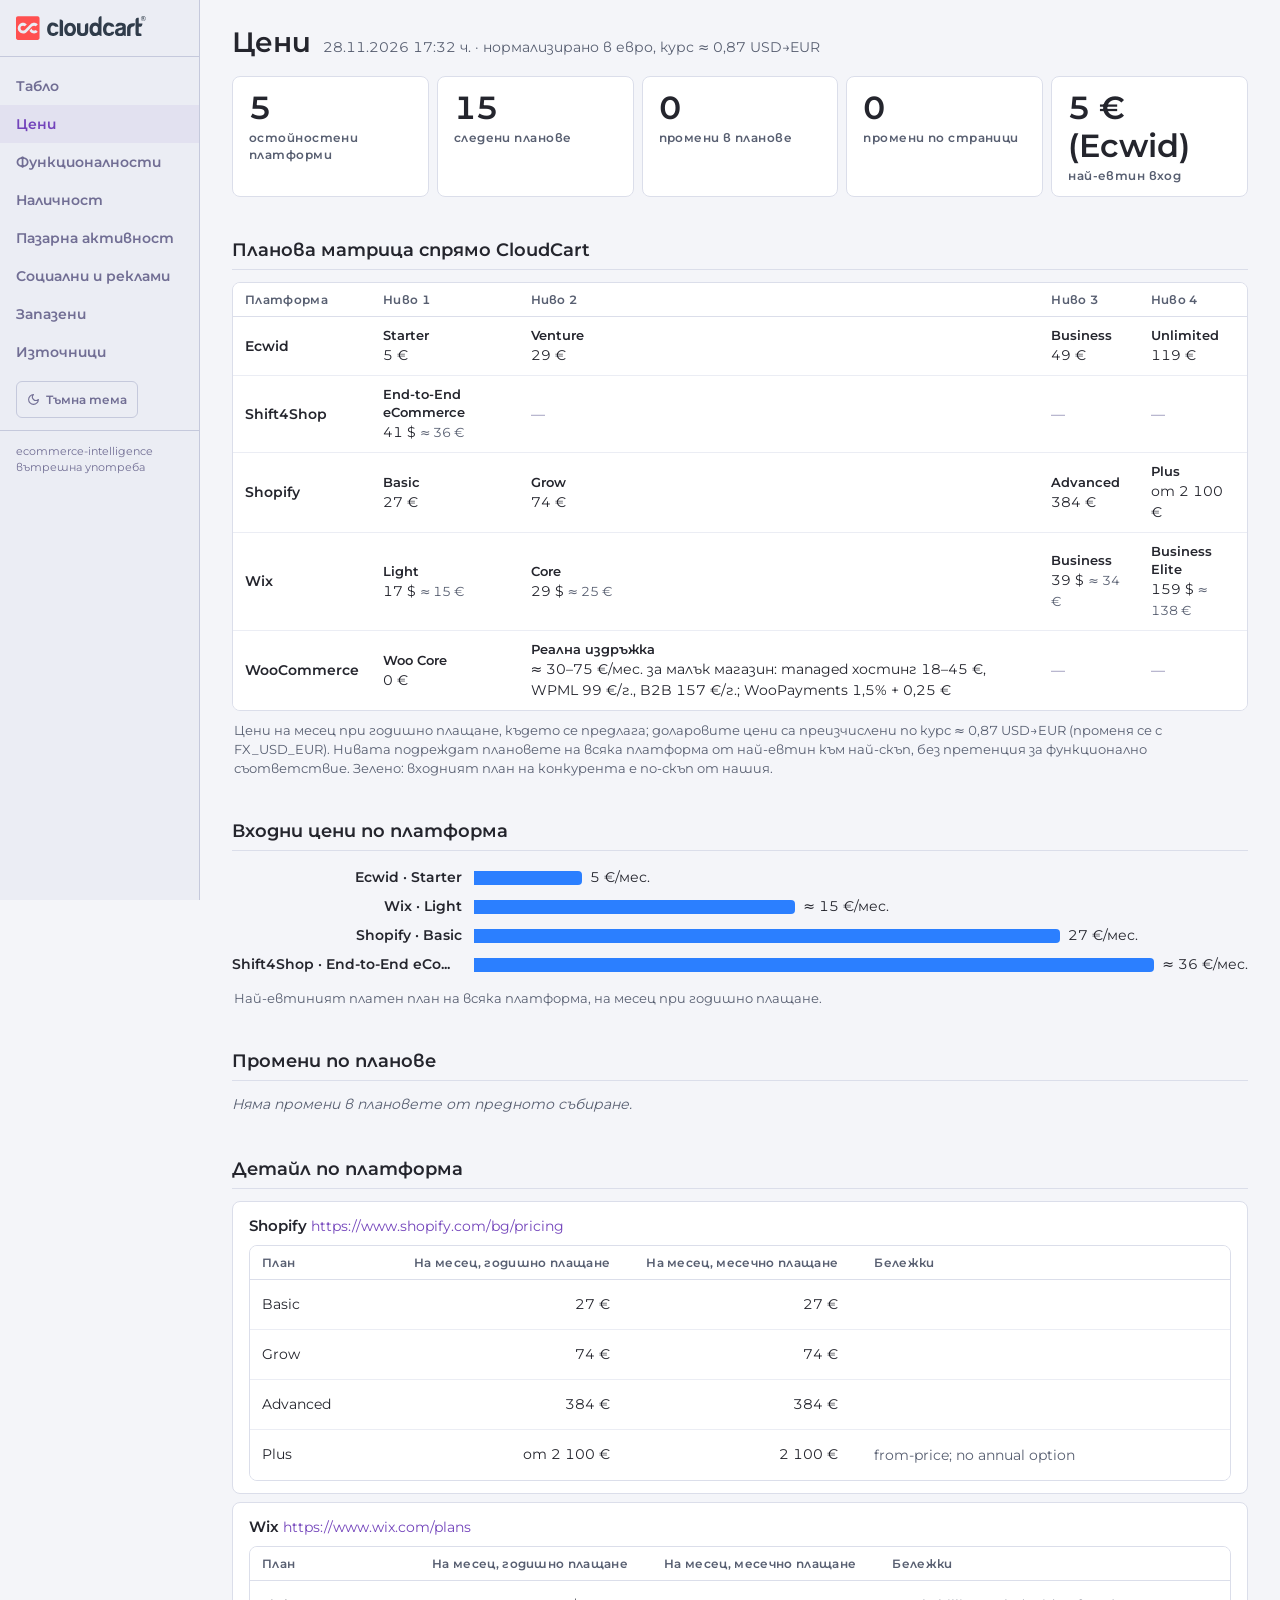
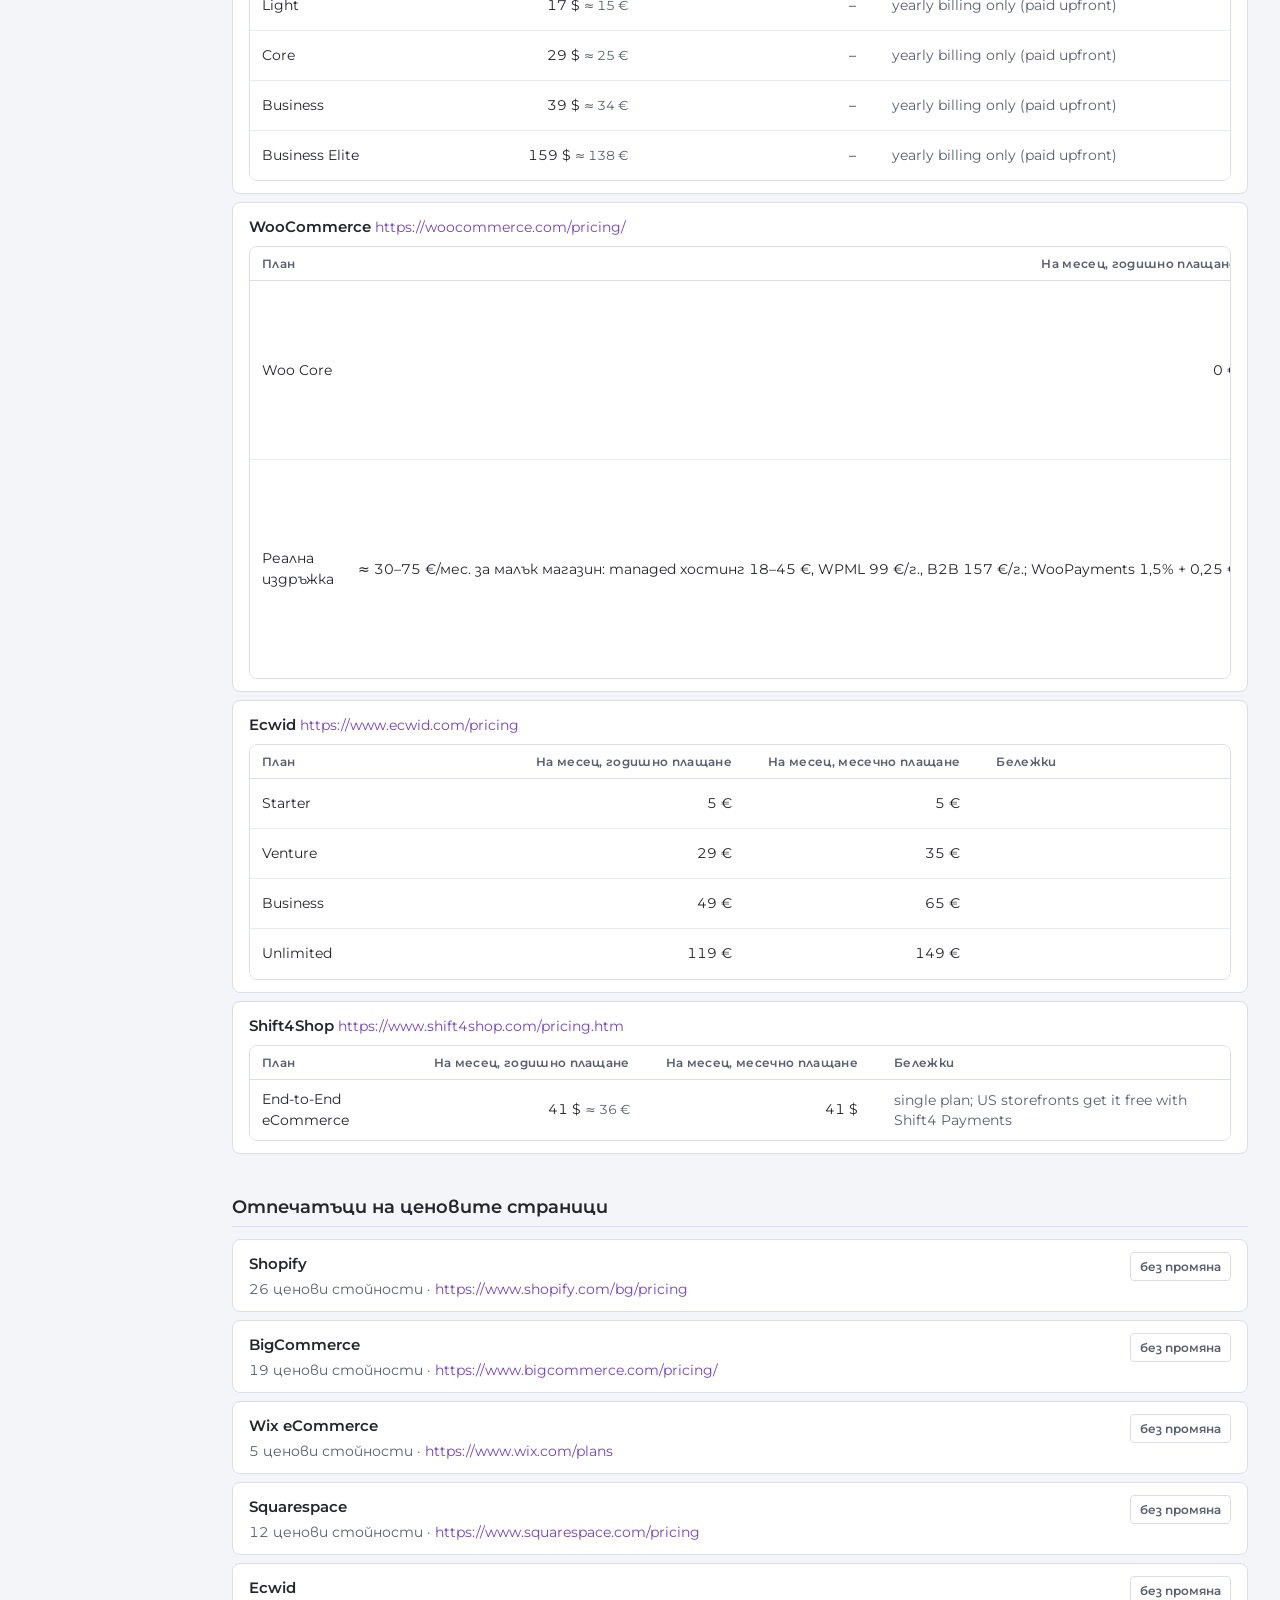
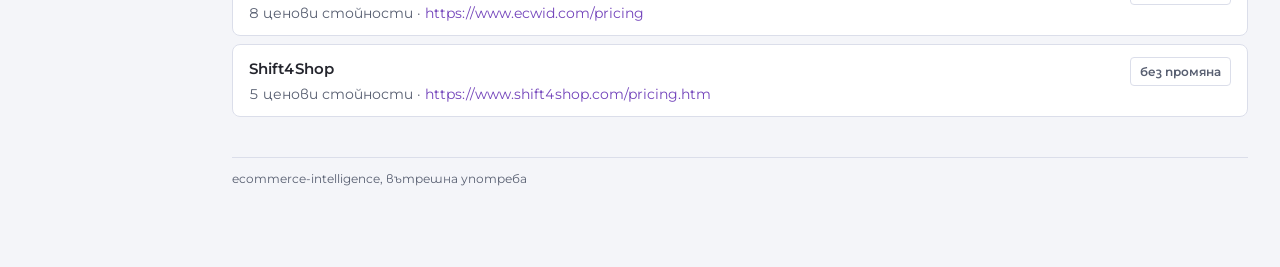
<file: reports/pricing.html>
<!doctype html><html lang="bg"><meta charset="utf-8"><meta name="viewport" content="width=device-width,initial-scale=1"><link rel="icon" href="favicon.ico"><title>Цени</title><script>(function(){try{var t=localStorage.getItem('cc-theme');if(t)document.documentElement.setAttribute('data-theme',t);}catch(e){}})();</script><style>
@font-face{font-family:"Montserrat";
src:url("fonts/montserrat-var.woff2") format("woff2-variations");
font-weight:100 900;font-style:normal;font-display:swap}
:root{
--bg:#F4F5F9;--fg:#24252D;--card:#FFFFFF;--muted:#585F71;--mid:#8380AB;
--border:#DBDEEA;--border-1:#EBEDF4;
--primary:#7344BB;--primary-hover:#9D67F4;--on-primary:#FFFFFF;
--primary-soft:rgba(115,68,187,.07);
--side-bg:#EBEDF4;--side-fg:#716E94;--side-border:#C5C9DC;
--ok-bg:#D5F6E3;--ok-fg:#06281E;--warn-bg:#FEF9C3;--warn-fg:#422006;
--err-bg:#FFE0E0;--err-fg:#490606;--destructive:#E91A19;
--input:#FFFFFF;--ghost-fg:#6D758A;--ghost-hover:#0000000D;
--focus:#9D67F4;
--chart-ours:#7344BB;--chart-comp:#2B7FFF;
--r-xs:2px;--r-sm:4px;--r-md:6px;--r-lg:8px;--r-xl:12px;
--row-h:50px;--row-pad-y:9px;
--dur-fast:100ms;--dur-base:160ms;--dur-slow:240ms;
--ease:cubic-bezier(.19,.91,.38,1)}
[data-theme="dark"]{
--bg:#0A0A14;--fg:#F7F8F8;--card:#1A1A2B;--muted:#8C93A4;--mid:#AEB1CD;
--border:#34314E;--border-1:#1A1A2B;
--primary:#AE82FF;--primary-hover:#C9B1FF;--on-primary:#1A1A2B;
--primary-soft:rgba(174,130,255,.10);
--side-bg:#1A1A2B;--side-fg:#C5C9DC;--side-border:#34314E;
--ok-bg:#7BDAAD;--ok-fg:#06281E;--warn-bg:#FEF08A;--warn-fg:#422006;
--err-bg:#FFA09F;--err-fg:#490606;--destructive:#FF6867;
--input:#FFFFFF0D;--ghost-fg:#DBDEEA;--ghost-hover:#FFFFFF1A;
--focus:#C9B1FF;
--chart-ours:#AE82FF;--chart-comp:#1CCFB9}
*{box-sizing:border-box}
html{font-family:"Montserrat",system-ui,sans-serif;font-size:15px;
line-height:23px;color:var(--fg);background:var(--bg);
font-variant-numeric:tabular-nums lining-nums}
body{margin:0;background:var(--bg);color:var(--fg);font-size:15px;
line-height:23px}
:is(td,th,.sku,.mono,input,code,.num){font-variant-ligatures:none;
font-feature-settings:"liga" 0,"calt" 0,"dlig" 0}
:focus-visible{outline:2px solid var(--focus);outline-offset:2px}
a{color:var(--primary);text-decoration:none}
a:hover{color:var(--primary-hover)}
h1,h2,h3,h4,h5{margin:0;color:var(--fg)}
h1{font-size:28px;line-height:36px;font-weight:600}
h3{font-size:19px;line-height:27px;font-weight:600}
h4{font-size:15px;line-height:22px;font-weight:600}
/* ---------- обикновена рамка (под-справки, писма) ---------- */
.wrap{max-width:900px;margin:0 auto;padding:24px 16px 60px}
/* ---------- админ рамка: лента < фон < карта ---------- */
.app{display:flex;min-height:100vh}
.side{flex:0 0 200px;background:var(--side-bg);
border-right:1px solid var(--side-border);padding:16px 0;
position:sticky;top:0;height:100vh;overflow-y:auto}
.side .mark{display:block;padding:0 16px 14px;font-weight:700;font-size:17px;
color:var(--fg);border-bottom:1px solid var(--side-border);margin-bottom:10px}
.side .tagl{display:block;font-size:12px;line-height:17px;font-weight:600;
letter-spacing:.44px;color:var(--side-fg);margin-top:2px}
.sitem{display:block;padding:9px 16px;font-size:14px;line-height:20px;
font-weight:600;color:var(--side-fg);
transition:background var(--dur-fast) var(--ease),color var(--dur-fast) var(--ease)}
.sitem:hover{background:var(--ghost-hover);color:var(--fg)}
.sitem.on{background:var(--primary-soft);color:var(--primary)}
.side .sfoot{padding:12px 16px;font-size:11px;line-height:16px;
color:var(--side-fg);border-top:1px solid var(--side-border);margin-top:12px}
.themebtn{display:inline-flex;align-items:center;gap:6px;margin:10px 16px 0;
padding:6px 10px;background:transparent;border:1px solid var(--side-border);
border-radius:var(--r-md);color:var(--side-fg);font:inherit;font-size:12px;
font-weight:600;cursor:pointer}
.themebtn:hover{background:var(--ghost-hover)}
.themebtn svg{width:13px;height:13px}
.main{flex:1;min-width:0;max-width:1760px;padding:24px 32px 80px}
.page-head{display:flex;flex-wrap:wrap;align-items:baseline;gap:12px;
margin-bottom:16px}
.page-head h1{font-size:28px;line-height:36px;font-weight:600}
.page-head .meta{margin:0}
@media(max-width:800px){.app{display:block}
.side{position:static;height:auto;width:100%;border-right:none;
border-bottom:1px solid var(--side-border);display:flex;flex-wrap:wrap;
align-items:center;gap:2px;padding:8px 12px}
.side .mark{border:none;margin:0;padding:0 12px 0 0}
.side .tagl{display:none}.side .sfoot{display:none}.themebtn{margin:0}
.sitem{border-radius:var(--r-md);padding:5px 10px}
.main{padding:16px 12px 60px}
body{font-size:16px}}
/* ---------- типография на секции ---------- */
.meta{color:var(--muted);font-size:13.5px;line-height:20px;margin-bottom:16px}
h2.sec,h2{font-size:18px;line-height:26px;font-weight:600;color:var(--fg);
margin:40px 0 12px;padding-bottom:6px;border-bottom:1px solid var(--border)}
section{scroll-margin-top:16px}
/* ---------- карти ---------- */
.card{background:var(--card);border:1px solid var(--border);
border-radius:var(--r-lg);padding:12px 16px;margin-bottom:8px}
.card a{font-weight:600}
.row{display:flex;justify-content:space-between;gap:12px;margin-top:6px;
font-size:13.5px;line-height:20px;color:var(--muted)}
.src{color:var(--muted);font-weight:600}
.sig{display:inline-block;background:var(--primary-soft);color:var(--primary);
border-radius:var(--r-xs);padding:2px 8px;font-size:12.5px;line-height:18px;
font-weight:600;margin:6px 5px 0 0}
.empty{color:var(--muted);font-style:italic;font-size:14px}
.warn{margin-top:24px;font-size:13.5px;color:var(--muted);
border-top:1px solid var(--border);padding-top:12px}
.warn b{color:var(--err-fg);background:var(--err-bg);padding:1px 6px;
border-radius:var(--r-xs)}
.name{font-weight:600;color:var(--fg)}
.chg{font-weight:600;color:var(--warn-fg);background:var(--warn-bg);
padding:1px 6px;border-radius:var(--r-xs)}
.sub{font-size:13.5px;line-height:20px;color:var(--muted);margin-top:4px}
.sub a{font-weight:400}
/* ---------- значки ---------- */
.badge{display:inline-flex;align-items:center;gap:6px;font-size:13px;
line-height:19px;font-weight:600;padding:3px 10px;border-radius:var(--r-sm);
white-space:nowrap}
.badge .dt{width:6px;height:6px;border-radius:50%;background:currentColor}
.badge-ok{background:var(--ok-bg);color:var(--ok-fg)}
.badge-warn{background:var(--warn-bg);color:var(--warn-fg)}
.badge-err{background:var(--err-bg);color:var(--err-fg)}
.badge-na{background:transparent;color:var(--muted);
border:1px solid var(--border)}
.pill{font-size:12px;font-weight:600;padding:2px 9px;
border-radius:var(--r-sm);border:1px solid var(--border);color:var(--muted);
float:right}
.pill-hot{border-color:transparent;color:var(--err-fg);background:var(--err-bg)}
/* ---------- KPI ---------- */
.tiles{display:grid;grid-template-columns:repeat(auto-fit,minmax(140px,1fr));
gap:8px;margin-bottom:12px}
.tile{background:var(--card);border:1px solid var(--border);
border-radius:var(--r-lg);padding:12px 16px}
.tile .n{font-size:32px;line-height:38px;font-weight:600;color:var(--fg)}
.tile .n.hot{color:var(--destructive)}
.tile .l{font-size:12px;line-height:17px;font-weight:600;
letter-spacing:.44px;color:var(--muted);margin-top:2px}
/* ---------- бутони ---------- */
.btn{display:inline-block;background:var(--primary);color:var(--on-primary);
font-weight:600;font-size:14px;height:38px;line-height:38px;padding:0 18px;
border-radius:var(--r-md);text-decoration:none;margin:6px 8px 0 0;
transition:background var(--dur-fast) var(--ease)}
.btn:hover{background:var(--primary-hover);color:var(--on-primary)}
.btn.ghost{background:transparent;color:var(--primary);
border:1px solid var(--border);line-height:36px}
.btn.ghost:hover{background:var(--ghost-hover)}
/* ---------- таблици ---------- */
.tablewrap{overflow-x:auto;border:1px solid var(--border);
border-radius:var(--r-lg);background:var(--card)}
table.dense,.matrix{width:100%;border-collapse:collapse;font-size:14px;
line-height:21px;background:var(--card)}
.matrix{min-width:640px}
table.dense th,.matrix th{text-align:left;font-size:12px;line-height:17px;
font-weight:600;letter-spacing:.33px;color:var(--muted);
padding:8px 12px;border-bottom:1px solid var(--border);white-space:nowrap}
table.dense td,.matrix td{padding:var(--row-pad-y) 12px;
border-bottom:1px solid var(--border-1);vertical-align:middle;
height:var(--row-h)}
table.dense tbody tr:last-child td,.matrix tbody tr:last-child td{border-bottom:none}
table.dense tbody tr:hover td{background:var(--bg);
transition:background var(--dur-fast) var(--ease)}
td.num,.num{text-align:right;white-space:nowrap}
table.dense th.num{text-align:right;width:1%;white-space:nowrap;
padding-right:24px}
table.dense td.num{width:1%;padding-right:24px}
.matrix .vname a,.dense .vname a{color:var(--fg);font-weight:600}
.matrix tr.ours td,.dense tr.ours td{background:var(--primary-soft)}
.matrix .na{color:var(--mid)}
.pname{font-weight:600;color:var(--fg);font-size:13px;line-height:18px}
.pprice{margin-top:1px}
.approx{color:var(--muted);font-size:12.5px}
.delta{display:inline-block;font-size:12.5px;line-height:18px;font-weight:600;
border-radius:var(--r-sm);padding:1px 6px;margin-top:3px}
.delta.up{background:var(--ok-bg);color:var(--ok-fg)}
.delta.down{background:var(--err-bg);color:var(--err-fg)}
.basis{font-size:13px;line-height:19px;color:var(--muted);margin:10px 2px 0}
/* ---------- ленти (сравнение на величини) ---------- */
.bars{margin-top:4px}
.barrow{display:flex;align-items:center;gap:12px;padding:3px 0}
.barlabel{flex:0 0 230px;font-size:14px;font-weight:600;color:var(--fg);
text-align:right;white-space:nowrap;overflow:hidden;text-overflow:ellipsis}
.bartrack{flex:1;display:flex;align-items:center;gap:8px}
.bar{height:14px;border-radius:0 var(--r-sm) var(--r-sm) 0;
background:var(--chart-comp);min-width:3px}
.bar.ours{background:var(--chart-ours)}
.barval{font-size:14px;color:var(--fg);white-space:nowrap}
@media(max-width:640px){.barlabel{flex-basis:120px}}
/* ---------- измерител в клетка ---------- */
.meter{display:inline-block;width:64px;height:6px;background:var(--bg);
border:1px solid var(--border);border-radius:3px;vertical-align:middle;
margin-right:6px}
.meter i{display:block;height:100%;background:var(--destructive);
border-radius:2px;min-width:2px}
.cellmain{color:var(--fg)}
.cellmain b{font-weight:600}
.okmuted{color:var(--muted)}
.linkrow a{display:inline-block;font-size:13px;font-weight:600;
margin-right:8px}
.foot{margin-top:40px;font-size:12px;line-height:17px;color:var(--muted);
border-top:1px solid var(--border);padding-top:12px}
.brand{display:flex;align-items:baseline;gap:10px;margin-bottom:16px;
border-bottom:1px solid var(--border);padding-bottom:12px}
.brand .mark{font-weight:700;font-size:17px;color:var(--fg)}
.brand .tag{font-size:12px;letter-spacing:.44px;color:var(--muted);
font-weight:600}
input#filterbox{width:100%;height:40px;background:var(--input);
border:1px solid var(--border);border-radius:var(--r-md);padding:0 12px;
font:inherit;color:var(--fg);margin-bottom:12px}
/* ---------- филтърни чипове (избраният е едно от шестте маркови места) --- */
.chips{display:flex;flex-wrap:wrap;gap:6px;margin-bottom:8px}
.chip{font:inherit;font-size:14px;line-height:20px;font-weight:600;
padding:6px 14px;background:var(--card);border:1px solid var(--border);
border-radius:var(--r-md);color:var(--muted);cursor:pointer;
transition:background var(--dur-fast) var(--ease),color var(--dur-fast) var(--ease)}
.chip:hover{background:var(--ghost-hover);color:var(--fg)}
.chip.on{background:var(--primary-soft);color:var(--primary);
border-color:transparent}
.logo{display:block;height:24px;width:auto;margin-bottom:2px}
.logo-d{display:none}
[data-theme="dark"] .logo-l{display:none}
[data-theme="dark"] .logo-d{display:block}
@media(min-width:1100px){
.filterable,#savedlist{display:grid;
grid-template-columns:repeat(auto-fill,minmax(520px,1fr));gap:8px;
align-items:start}
.filterable .card,#savedlist .card{margin-bottom:0}}
/* ---------- запазване за по-късно (bookmark; локално в браузъра) ------- */
.favbtn{float:right;background:transparent;border:none;cursor:pointer;
color:var(--mid);padding:2px 4px;margin-left:8px;line-height:1}
.favbtn:hover{color:var(--fg)}
.favbtn.on{color:var(--primary)}
.favbtn svg{width:16px;height:16px;vertical-align:middle}
.favbtn.on svg{fill:currentColor}
.newmark{display:inline-block;font-size:12px;line-height:17px;font-weight:600;
letter-spacing:.44px;color:var(--ok-fg);background:var(--ok-bg);
border-radius:var(--r-xs);padding:1px 6px;margin-right:6px}
.score{float:right;font-size:12.5px;color:var(--mid)}
/* ---------- матрица на възможностите: бърз преглед + детайл при клик --- */
tr.frow{cursor:pointer}
tr.frow:hover td{background:var(--bg)}
tr.frow.open td{background:var(--primary-soft)}
tr.frow .fname{font-weight:600;color:var(--fg)}
tr.frow .fhint{font-size:12.5px;color:var(--mid);font-weight:400}
tr.frow.open .fhint{color:var(--primary)}
tr.fdetail>td{background:var(--bg);padding:12px}
.fdgrid{display:grid;grid-template-columns:repeat(auto-fill,minmax(230px,1fr));
gap:8px}
.fd{background:var(--card);border:1px solid var(--border);
border-radius:var(--r-md);padding:10px 12px}
.fd.ours{background:var(--primary-soft)}
.fdv{display:flex;justify-content:space-between;align-items:center;gap:8px;
font-weight:600;color:var(--fg)}
.fdnote{font-size:13.5px;line-height:20px;color:var(--muted);margin-top:6px}
.fd .sub{margin-top:6px}
</style><body><div class=app><aside class=side><span class=mark><svg class="logo logo-l" role="img" aria-label="CloudCart" version="1.1" id="Layer_1" xmlns="http://www.w3.org/2000/svg" xmlns:xlink="http://www.w3.org/1999/xlink" x="0px" y="0px"
	 viewBox="0 0 200 37" enable-background="new 0 0 200 37" xml:space="preserve">
<g id="Warstwa_1_2_">
</g>
<g id="Clip-6">
</g>
<g id="Clip-15">
</g>
<g>
	<g>
		<g>
			<g>
				<g>
					<g>
						<path fill="#303C4A" d="M141.648,14.904c3.074-1.307,4.887,1.64,4.887,1.64h5.123c0,0-0.835-6.451-8.941-6.451
							c0,0-8.098-0.192-8.564,9.632c0,0-0.932,10.563,8.756,11.221c0,0,7.82,0.096,8.751-6.641h-4.47c0,0-1.028,2.17-3.912,2.059
							c-3.424-0.127-3.818-3.786-3.818-3.786S138.574,16.221,141.648,14.904z"/>
						<path fill="#303C4A" d="M164.186,10.747c-4.799-0.558-7.869,0.192-9.033,1.544c0,0-1.82,1.684-1.771,3.698
							c0,0,2.711,1.198,4.843,0c0,0,0.278-1.499,3.308-1.364c0,0,2.327-0.043,2.743,1.364c0,0,0.281,1.401-1.303,1.774
							c0,0-1.677,0.607-3.072,0.653c0,0-5.631,0.517-6.568,3.226c0,0-1.992,4.633,0.98,7.672c0,0,1.863,2.196,7.729,1.5
							c0,0,2-0.256,3.599-1.272c0.131-0.028,0.291-0.031,0.461-0.007c0.442,0.38,1.629,1.248,3.16,1.132V15.332
							C169.26,15.332,168.982,11.311,164.186,10.747z M160.752,26.824c-3.232,0.337-3.214-2.068-3.214-2.068
							c-0.313-2.291,2.864-2.77,2.864-2.77c1.934-0.484,3.947-1.231,3.947-1.231C165.154,26.716,160.752,26.824,160.752,26.824z"/>
						<path fill="#303C4A" d="M180.111,11.305c-8.454,0.074-8.803,7.438-8.803,7.438v12.205h5.237V20.495
							c0.277-3.574,2.591-3.999,2.591-3.999l1.602-0.141c2.869-0.405,2.656-5.051,2.656-5.051H180.111L180.111,11.305z"/>
						<path fill="#303C4A" d="M191.55,16.561c3.546-0.113,3.368-5.076,3.368-5.076h-5.656V2.602h-1.886
							c-2.38,0-3.074,3.295-3.074,3.295v11.994v10.032c0.345,3.364,3.074,3.015,3.074,3.015h6.005v-2.877
							c-0.422-1.265-1.747-1.054-1.747-1.054c-2.026-0.067-2.372-0.625-2.372-0.625v-9.837L191.55,16.561z"/>
					</g>
					<g>
						<path fill="#303C4A" d="M55.498,14.921c3.074-1.313,4.894,1.632,4.894,1.632h5.123c0,0-0.843-6.451-8.941-6.451
							c0,0-8.106-0.188-8.567,9.633c0,0-0.935,10.57,8.753,11.225c0,0,7.825,0.094,8.753-6.643h-4.469c0,0-1.027,2.164-3.909,2.06
							c-3.428-0.133-3.821-3.788-3.821-3.788S52.429,16.229,55.498,14.921z"/>
						<path fill="#303C4A" d="M67.332,5.377v25.582h5.212V8.561C72.544,8.561,72.544,5.468,67.332,5.377z"/>
						<path fill="#303C4A" d="M83.417,10.43c-6.075,0-9.103,4.594-9.103,10.262c0,5.672,3.027,10.268,9.103,10.268
							c5.753,0,9.104-4.596,9.104-10.268C92.521,15.023,89.401,10.43,83.417,10.43z M83.417,26.307c-2.34,0-4.239-2.513-4.239-5.613
							c0-3.096,1.899-5.609,4.239-5.609c2.338,0,4.237,2.514,4.237,5.609C87.654,23.794,85.755,26.307,83.417,26.307z"/>
						<path fill="#303C4A" d="M106.305,14.029c0,0,0.189,7.388,0,9.869c-0.188,2.479-3.584,2.803-3.584,2.803
							c-3.262-0.094-3.308-3.32-3.308-3.32v-12.39h-5.354v12.77c0.047,7.06,8.636,7.198,8.636,7.198
							c6.074-0.044,7.658-3.742,7.658-3.742c0.889-1.357,0.982-3.508,0.982-3.508V10.991h-1.258
							C106.907,10.898,106.305,14.029,106.305,14.029z"/>
						<path fill="#303C4A" d="M131.759,24.584l0.156-23.73c0,0-3.676-1.883-4.793,3.799v7.916c-0.086,0.012-0.168,0.006-0.246,0
							c-0.481-0.868-1.813-2.465-5.053-2.385c-4.732,0.107-8.554,3.807-8.511,10.51c0,6.178,3.203,10.254,7.896,10.254
							c2.489,0,4.396-0.238,5.671-1.572c0.3-0.105,0.815-0.198,1.38,0.016c0.549,0.62,1.391,1.279,2.52,1.4
							c0.078,0.005,0.16,0.012,0.259,0.018c0.03,0,0.063,0.008,0.09,0.008l-0.004-0.008c0.201,0.008,0.452,0,0.791,0.008
							C131.838,29.465,131.759,26.781,131.759,24.584z M126.164,21.658c0,0.479-0.04,0.971-0.123,1.418
							c-0.359,1.746-1.818,2.965-3.602,2.965c-2.545,0-4.203-2.111-4.203-5.489c0-3.125,1.41-5.646,4.248-5.646
							c1.897,0,3.238,1.385,3.598,3.009c0.082,0.369,0.082,0.808,0.082,1.138V21.658z"/>
					</g>
				</g>
			</g>
		</g>
		<path fill="#FF5050" d="M36.263,33.857c0,1.636-1.319,2.957-2.954,2.957H2.956C1.327,36.814,0,35.493,0,33.857V3.506
			c0-1.628,1.327-2.951,2.956-2.951h30.353c1.635,0,2.954,1.322,2.954,2.951V33.857z M21.8,19.266L21.8,19.266
			c0,0,3.276-3.276,3.292-3.298c1.5-1.5,3.935-1.5,5.436,0l3.051-3.05c-3.183-3.179-8.358-3.179-11.535,0
			c-0.025,0.021-8.503,8.503-8.503,8.503c-0.724,0.714-1.682,1.104-2.699,1.104c-1.025,0-1.989-0.397-2.717-1.125
			c-1.497-1.502-1.497-3.938,0-5.433c0.729-0.725,1.691-1.124,2.717-1.124c1.026,0,1.989,0.399,2.717,1.124l3.053-3.05
			c-1.541-1.539-3.592-2.395-5.77-2.395c-2.18,0-4.229,0.855-5.77,2.395c-3.178,3.18-3.178,8.352,0,11.535
			c1.541,1.54,3.59,2.389,5.77,2.389l0,0c2.153,0,4.182-0.83,5.716-2.339l0,0L21.8,19.266z M27.807,22.527
			c-1.025,0-1.988-0.4-2.717-1.129c-0.552-0.547-0.896-1.232-1.041-1.942l-3.305,3.303c0.346,0.604,0.779,1.171,1.295,1.693
			c1.542,1.54,3.591,2.389,5.768,2.389c2.182,0,4.23-0.849,5.771-2.389l-3.051-3.054C29.798,22.127,28.831,22.527,27.807,22.527z"/>
	</g>
	<path fill="#303C4A" d="M196.305,7.729c-2.179,0-3.688-1.511-3.688-3.761c0-2.252,1.552-3.782,3.688-3.782
		c2.139,0,3.695,1.529,3.695,3.782C200,6.218,198.452,7.729,196.305,7.729 M196.305,0.609c-1.752,0-3.152,1.211-3.152,3.346
		c0,2.139,1.394,3.327,3.152,3.327c1.764,0,3.168-1.199,3.168-3.327C199.473,1.831,198.066,0.609,196.305,0.609 M197.389,5.979
		l-1.244-1.793h-0.401v1.731h-0.722V1.729h1.264c0.874,0,1.459,0.446,1.459,1.227c0,0.596-0.321,0.992-0.846,1.148l1.199,1.707
		L197.389,5.979z M196.296,2.395h-0.554v1.229h0.51c0.479,0,0.771-0.194,0.771-0.616c0-0.426-0.258-0.625-0.728-0.625"/>
</g>
</svg><svg class="logo logo-d" role="img" aria-label="CloudCart" version="1.1" id="Layer_1" xmlns="http://www.w3.org/2000/svg" xmlns:xlink="http://www.w3.org/1999/xlink" x="0px" y="0px"
	 viewBox="0 0 200 37" enable-background="new 0 0 200 37" xml:space="preserve">
<g id="Warstwa_1_2_">
</g>
<g id="Clip-6">
</g>
<g id="Clip-15">
</g>
<g>
	<g>
		<g>
			<g>
				<g>
					<g>
						<path fill="#F7F8F8" d="M141.648,14.904c3.074-1.307,4.887,1.64,4.887,1.64h5.123c0,0-0.835-6.451-8.941-6.451
							c0,0-8.098-0.192-8.564,9.632c0,0-0.932,10.563,8.756,11.221c0,0,7.82,0.096,8.751-6.641h-4.47c0,0-1.028,2.17-3.912,2.059
							c-3.424-0.127-3.818-3.786-3.818-3.786S138.574,16.221,141.648,14.904z"/>
						<path fill="#F7F8F8" d="M164.186,10.747c-4.799-0.558-7.869,0.192-9.033,1.544c0,0-1.82,1.684-1.771,3.698
							c0,0,2.711,1.198,4.843,0c0,0,0.278-1.499,3.308-1.364c0,0,2.327-0.043,2.743,1.364c0,0,0.281,1.401-1.303,1.774
							c0,0-1.677,0.607-3.072,0.653c0,0-5.631,0.517-6.568,3.226c0,0-1.992,4.633,0.98,7.672c0,0,1.863,2.196,7.729,1.5
							c0,0,2-0.256,3.599-1.272c0.131-0.028,0.291-0.031,0.461-0.007c0.442,0.38,1.629,1.248,3.16,1.132V15.332
							C169.26,15.332,168.982,11.311,164.186,10.747z M160.752,26.824c-3.232,0.337-3.214-2.068-3.214-2.068
							c-0.313-2.291,2.864-2.77,2.864-2.77c1.934-0.484,3.947-1.231,3.947-1.231C165.154,26.716,160.752,26.824,160.752,26.824z"/>
						<path fill="#F7F8F8" d="M180.111,11.305c-8.454,0.074-8.803,7.438-8.803,7.438v12.205h5.237V20.495
							c0.277-3.574,2.591-3.999,2.591-3.999l1.602-0.141c2.869-0.405,2.656-5.051,2.656-5.051H180.111L180.111,11.305z"/>
						<path fill="#F7F8F8" d="M191.55,16.561c3.546-0.113,3.368-5.076,3.368-5.076h-5.656V2.602h-1.886
							c-2.38,0-3.074,3.295-3.074,3.295v11.994v10.032c0.345,3.364,3.074,3.015,3.074,3.015h6.005v-2.877
							c-0.422-1.265-1.747-1.054-1.747-1.054c-2.026-0.067-2.372-0.625-2.372-0.625v-9.837L191.55,16.561z"/>
					</g>
					<g>
						<path fill="#F7F8F8" d="M55.498,14.921c3.074-1.313,4.894,1.632,4.894,1.632h5.123c0,0-0.843-6.451-8.941-6.451
							c0,0-8.106-0.188-8.567,9.633c0,0-0.935,10.57,8.753,11.225c0,0,7.825,0.094,8.753-6.643h-4.469c0,0-1.027,2.164-3.909,2.06
							c-3.428-0.133-3.821-3.788-3.821-3.788S52.429,16.229,55.498,14.921z"/>
						<path fill="#F7F8F8" d="M67.332,5.377v25.582h5.212V8.561C72.544,8.561,72.544,5.468,67.332,5.377z"/>
						<path fill="#F7F8F8" d="M83.417,10.43c-6.075,0-9.103,4.594-9.103,10.262c0,5.672,3.027,10.268,9.103,10.268
							c5.753,0,9.104-4.596,9.104-10.268C92.521,15.023,89.401,10.43,83.417,10.43z M83.417,26.307c-2.34,0-4.239-2.513-4.239-5.613
							c0-3.096,1.899-5.609,4.239-5.609c2.338,0,4.237,2.514,4.237,5.609C87.654,23.794,85.755,26.307,83.417,26.307z"/>
						<path fill="#F7F8F8" d="M106.305,14.029c0,0,0.189,7.388,0,9.869c-0.188,2.479-3.584,2.803-3.584,2.803
							c-3.262-0.094-3.308-3.32-3.308-3.32v-12.39h-5.354v12.77c0.047,7.06,8.636,7.198,8.636,7.198
							c6.074-0.044,7.658-3.742,7.658-3.742c0.889-1.357,0.982-3.508,0.982-3.508V10.991h-1.258
							C106.907,10.898,106.305,14.029,106.305,14.029z"/>
						<path fill="#F7F8F8" d="M131.759,24.584l0.156-23.73c0,0-3.676-1.883-4.793,3.799v7.916c-0.086,0.012-0.168,0.006-0.246,0
							c-0.481-0.868-1.813-2.465-5.053-2.385c-4.732,0.107-8.554,3.807-8.511,10.51c0,6.178,3.203,10.254,7.896,10.254
							c2.489,0,4.396-0.238,5.671-1.572c0.3-0.105,0.815-0.198,1.38,0.016c0.549,0.62,1.391,1.279,2.52,1.4
							c0.078,0.005,0.16,0.012,0.259,0.018c0.03,0,0.063,0.008,0.09,0.008l-0.004-0.008c0.201,0.008,0.452,0,0.791,0.008
							C131.838,29.465,131.759,26.781,131.759,24.584z M126.164,21.658c0,0.479-0.04,0.971-0.123,1.418
							c-0.359,1.746-1.818,2.965-3.602,2.965c-2.545,0-4.203-2.111-4.203-5.489c0-3.125,1.41-5.646,4.248-5.646
							c1.897,0,3.238,1.385,3.598,3.009c0.082,0.369,0.082,0.808,0.082,1.138V21.658z"/>
					</g>
				</g>
			</g>
		</g>
		<path fill="#FF5050" d="M36.263,33.857c0,1.636-1.319,2.957-2.954,2.957H2.956C1.327,36.814,0,35.493,0,33.857V3.506
			c0-1.628,1.327-2.951,2.956-2.951h30.353c1.635,0,2.954,1.322,2.954,2.951V33.857z M21.8,19.266L21.8,19.266
			c0,0,3.276-3.276,3.292-3.298c1.5-1.5,3.935-1.5,5.436,0l3.051-3.05c-3.183-3.179-8.358-3.179-11.535,0
			c-0.025,0.021-8.503,8.503-8.503,8.503c-0.724,0.714-1.682,1.104-2.699,1.104c-1.025,0-1.989-0.397-2.717-1.125
			c-1.497-1.502-1.497-3.938,0-5.433c0.729-0.725,1.691-1.124,2.717-1.124c1.026,0,1.989,0.399,2.717,1.124l3.053-3.05
			c-1.541-1.539-3.592-2.395-5.77-2.395c-2.18,0-4.229,0.855-5.77,2.395c-3.178,3.18-3.178,8.352,0,11.535
			c1.541,1.54,3.59,2.389,5.77,2.389l0,0c2.153,0,4.182-0.83,5.716-2.339l0,0L21.8,19.266z M27.807,22.527
			c-1.025,0-1.988-0.4-2.717-1.129c-0.552-0.547-0.896-1.232-1.041-1.942l-3.305,3.303c0.346,0.604,0.779,1.171,1.295,1.693
			c1.542,1.54,3.591,2.389,5.768,2.389c2.182,0,4.23-0.849,5.771-2.389l-3.051-3.054C29.798,22.127,28.831,22.527,27.807,22.527z"/>
	</g>
	<path fill="#F7F8F8" d="M196.305,7.729c-2.179,0-3.688-1.511-3.688-3.761c0-2.252,1.552-3.782,3.688-3.782
		c2.139,0,3.695,1.529,3.695,3.782C200,6.218,198.452,7.729,196.305,7.729 M196.305,0.609c-1.752,0-3.152,1.211-3.152,3.346
		c0,2.139,1.394,3.327,3.152,3.327c1.764,0,3.168-1.199,3.168-3.327C199.473,1.831,198.066,0.609,196.305,0.609 M197.389,5.979
		l-1.244-1.793h-0.401v1.731h-0.722V1.729h1.264c0.874,0,1.459,0.446,1.459,1.227c0,0.596-0.321,0.992-0.846,1.148l1.199,1.707
		L197.389,5.979z M196.296,2.395h-0.554v1.229h0.51c0.479,0,0.771-0.194,0.771-0.616c0-0.426-0.258-0.625-0.728-0.625"/>
</g>
</svg></span><a class='sitem' href='index.html'>Табло</a><a class='sitem on' href='pricing.html'>Цени</a><a class='sitem' href='features.html'>Функционалности</a><a class='sitem' href='availability.html'>Наличност</a><a class='sitem' href='activity.html'>Пазарна активност</a><a class='sitem' href='social.html'>Социални и реклами</a><a class='sitem' href='saved.html'>Запазени</a><a class='sitem' href='sources.html'>Източници</a><button class=themebtn id=themebtn type=button><svg viewBox="0 0 24 24" fill="none" stroke="currentColor" stroke-width="2" stroke-linecap="round" stroke-linejoin="round"><path d="M12 3a6 6 0 0 0 9 9 9 9 0 1 1-9-9Z"/></svg><span class=tlab>Тъмна тема</span></button><div class=sfoot>ecommerce-intelligence<br>вътрешна употреба</div></aside><main class=main><div class=page-head><h1>Цени</h1><div class=meta>28.11.2026 17:32 ч. · нормализирано в евро, курс ≈ 0,87 USD→EUR</div></div><div class=tiles><div class=tile><div class='n'>5</div><div class=l>остойностени платформи</div></div><div class=tile><div class='n'>15</div><div class=l>следени планове</div></div><div class=tile><div class='n'>0</div><div class=l>промени в планове</div></div><div class=tile><div class='n'>0</div><div class=l>промени по страници</div></div><div class=tile><div class='n'>5 € (Ecwid)</div><div class=l>най-евтин вход</div></div></div><h2>Планова матрица спрямо CloudCart</h2><div class=tablewrap><table class=matrix><thead><tr><th>Платформа</th><th>Ниво 1</th><th>Ниво 2</th><th>Ниво 3</th><th>Ниво 4</th></tr></thead><tbody><tr><td class=vname><a href='https://www.ecwid.com/pricing' target=_blank>Ecwid</a></td><td><div class=pname>Starter</div><div class=pprice>5 €</div></td><td><div class=pname>Venture</div><div class=pprice>29 €</div></td><td><div class=pname>Business</div><div class=pprice>49 €</div></td><td><div class=pname>Unlimited</div><div class=pprice>119 €</div></td></tr><tr><td class=vname><a href='https://www.shift4shop.com/pricing.htm' target=_blank>Shift4Shop</a></td><td><div class=pname>End-to-End eCommerce</div><div class=pprice>41 $ <span class=approx>≈ 36 €</span></div></td><td class=na>—</td><td class=na>—</td><td class=na>—</td></tr><tr><td class=vname><a href='https://www.shopify.com/bg/pricing' target=_blank>Shopify</a></td><td><div class=pname>Basic</div><div class=pprice>27 €</div></td><td><div class=pname>Grow</div><div class=pprice>74 €</div></td><td><div class=pname>Advanced</div><div class=pprice>384 €</div></td><td><div class=pname>Plus</div><div class=pprice>от 2 100 €</div></td></tr><tr><td class=vname><a href='https://www.wix.com/plans' target=_blank>Wix</a></td><td><div class=pname>Light</div><div class=pprice>17 $ <span class=approx>≈ 15 €</span></div></td><td><div class=pname>Core</div><div class=pprice>29 $ <span class=approx>≈ 25 €</span></div></td><td><div class=pname>Business</div><div class=pprice>39 $ <span class=approx>≈ 34 €</span></div></td><td><div class=pname>Business Elite</div><div class=pprice>159 $ <span class=approx>≈ 138 €</span></div></td></tr><tr><td class=vname><a href='https://woocommerce.com/pricing/' target=_blank>WooCommerce</a></td><td><div class=pname>Woo Core</div><div class=pprice>0 €</div></td><td><div class=pname>Реална издръжка</div><div class=pprice>≈ 30–75 €/мес. за малък магазин: managed хостинг 18–45 €, WPML 99 €/г., B2B 157 €/г.; WooPayments 1,5% + 0,25 €</div></td><td class=na>—</td><td class=na>—</td></tr></tbody></table></div><div class=basis>Цени на месец при годишно плащане, където се предлага; доларовите цени са преизчислени по курс ≈ 0,87 USD→EUR (променя се с FX_USD_EUR). Нивата подреждат плановете на всяка платформа от най-евтин към най-скъп, без претенция за функционално съответствие. Зелено: входният план на конкурента е по-скъп от нашия.</div><h2>Входни цени по платформа</h2><div class=bars><div class=barrow title='Ecwid · Starter: 5 €/мес.'><div class=barlabel>Ecwid · Starter</div><div class=bartrack><div class='bar ' style='width:14.0%'></div><span class=barval>5 €/мес.</span></div></div><div class=barrow title='Wix · Light: ≈ 15 €/мес.'><div class=barlabel>Wix · Light</div><div class=bartrack><div class='bar ' style='width:41.5%'></div><span class=barval>≈ 15 €/мес.</span></div></div><div class=barrow title='Shopify · Basic: 27 €/мес.'><div class=barlabel>Shopify · Basic</div><div class=bartrack><div class='bar ' style='width:75.7%'></div><span class=barval>27 €/мес.</span></div></div><div class=barrow title='Shift4Shop · End-to-End eCommerce: ≈ 36 €/мес.'><div class=barlabel>Shift4Shop · End-to-End eCommerce</div><div class=bartrack><div class='bar ' style='width:100.0%'></div><span class=barval>≈ 36 €/мес.</span></div></div></div><div class=basis>Най-евтиният платен план на всяка платформа, на месец при годишно плащане.</div><h2>Промени по планове</h2><div class=empty>Няма промени в плановете от предното събиране.</div><h2>Детайл по платформа</h2><div class=card><span class=name>Shopify</span> <span class=sub><a href='https://www.shopify.com/bg/pricing' target=_blank>https://www.shopify.com/bg/pricing</a></span><div class=tablewrap style='margin-top:8px'><table class=dense><thead><tr><th>План</th><th class=num>На месец, годишно плащане</th><th class=num>На месец, месечно плащане</th><th>Бележки</th></tr></thead><tbody><tr><td>Basic</td><td class=num>27 €</td><td class=num>27 €</td><td class=sub></td></tr><tr><td>Grow</td><td class=num>74 €</td><td class=num>74 €</td><td class=sub></td></tr><tr><td>Advanced</td><td class=num>384 €</td><td class=num>384 €</td><td class=sub></td></tr><tr><td>Plus</td><td class=num>от 2 100 €</td><td class=num>2 100 €</td><td class=sub>from-price; no annual option</td></tr></tbody></table></div></div><div class=card><span class=name>Wix</span> <span class=sub><a href='https://www.wix.com/plans' target=_blank>https://www.wix.com/plans</a></span><div class=tablewrap style='margin-top:8px'><table class=dense><thead><tr><th>План</th><th class=num>На месец, годишно плащане</th><th class=num>На месец, месечно плащане</th><th>Бележки</th></tr></thead><tbody><tr><td>Light</td><td class=num>17 $ <span class=approx>≈ 15 €</span></td><td class=num>–</td><td class=sub>yearly billing only (paid upfront)</td></tr><tr><td>Core</td><td class=num>29 $ <span class=approx>≈ 25 €</span></td><td class=num>–</td><td class=sub>yearly billing only (paid upfront)</td></tr><tr><td>Business</td><td class=num>39 $ <span class=approx>≈ 34 €</span></td><td class=num>–</td><td class=sub>yearly billing only (paid upfront)</td></tr><tr><td>Business Elite</td><td class=num>159 $ <span class=approx>≈ 138 €</span></td><td class=num>–</td><td class=sub>yearly billing only (paid upfront)</td></tr></tbody></table></div></div><div class=card><span class=name>WooCommerce</span> <span class=sub><a href='https://woocommerce.com/pricing/' target=_blank>https://woocommerce.com/pricing/</a></span><div class=tablewrap style='margin-top:8px'><table class=dense><thead><tr><th>План</th><th class=num>На месец, годишно плащане</th><th class=num>На месец, месечно плащане</th><th>Бележки</th></tr></thead><tbody><tr><td>Woo Core</td><td class=num>0 €</td><td class=num>0 €</td><td class=sub>безплатен GPL софтуер; хостинг, домейн и разширения се плащат отделно</td></tr><tr><td>Реална издръжка</td><td class=num>≈ 30–75 €/мес. за малък магазин: managed хостинг 18–45 €, WPML 99 €/г., B2B 157 €/г.; WooPayments 1,5% + 0,25 €</td><td class=num>–</td><td class=sub>≈ 30–75 €/мес. за малък магазин: managed хостинг 18–45 €, WPML 99 €/г., B2B 157 €/г.; WooPayments 1,5% + 0,25 €</td></tr></tbody></table></div></div><div class=card><span class=name>Ecwid</span> <span class=sub><a href='https://www.ecwid.com/pricing' target=_blank>https://www.ecwid.com/pricing</a></span><div class=tablewrap style='margin-top:8px'><table class=dense><thead><tr><th>План</th><th class=num>На месец, годишно плащане</th><th class=num>На месец, месечно плащане</th><th>Бележки</th></tr></thead><tbody><tr><td>Starter</td><td class=num>5 €</td><td class=num>5 €</td><td class=sub></td></tr><tr><td>Venture</td><td class=num>29 €</td><td class=num>35 €</td><td class=sub></td></tr><tr><td>Business</td><td class=num>49 €</td><td class=num>65 €</td><td class=sub></td></tr><tr><td>Unlimited</td><td class=num>119 €</td><td class=num>149 €</td><td class=sub></td></tr></tbody></table></div></div><div class=card><span class=name>Shift4Shop</span> <span class=sub><a href='https://www.shift4shop.com/pricing.htm' target=_blank>https://www.shift4shop.com/pricing.htm</a></span><div class=tablewrap style='margin-top:8px'><table class=dense><thead><tr><th>План</th><th class=num>На месец, годишно плащане</th><th class=num>На месец, месечно плащане</th><th>Бележки</th></tr></thead><tbody><tr><td>End-to-End eCommerce</td><td class=num>41 $ <span class=approx>≈ 36 €</span></td><td class=num>41 $</td><td class=sub>single plan; US storefronts get it free with Shift4 Payments</td></tr></tbody></table></div></div><h2>Отпечатъци на ценовите страници</h2><div class=card><span class=name>Shopify</span><span class='pill'>без промяна</span><div class=sub>26 ценови стойности · <a href='https://www.shopify.com/bg/pricing' target=_blank>https://www.shopify.com/bg/pricing</a></div></div><div class=card><span class=name>BigCommerce</span><span class='pill'>без промяна</span><div class=sub>19 ценови стойности · <a href='https://www.bigcommerce.com/pricing/' target=_blank>https://www.bigcommerce.com/pricing/</a></div></div><div class=card><span class=name>Wix eCommerce</span><span class='pill'>без промяна</span><div class=sub>5 ценови стойности · <a href='https://www.wix.com/plans' target=_blank>https://www.wix.com/plans</a></div></div><div class=card><span class=name>Squarespace</span><span class='pill'>без промяна</span><div class=sub>12 ценови стойности · <a href='https://www.squarespace.com/pricing' target=_blank>https://www.squarespace.com/pricing</a></div></div><div class=card><span class=name>Ecwid</span><span class='pill'>без промяна</span><div class=sub>8 ценови стойности · <a href='https://www.ecwid.com/pricing' target=_blank>https://www.ecwid.com/pricing</a></div></div><div class=card><span class=name>Shift4Shop</span><span class='pill'>без промяна</span><div class=sub>5 ценови стойности · <a href='https://www.shift4shop.com/pricing.htm' target=_blank>https://www.shift4shop.com/pricing.htm</a></div></div><footer class=foot>ecommerce-intelligence, вътрешна употреба</footer></main></div><script>
var tb=document.getElementById('themebtn');
if(tb){tb.addEventListener('click',function(){
var r=document.documentElement,
d=r.getAttribute('data-theme')==='dark'?'':'dark';
if(d)r.setAttribute('data-theme',d);else r.removeAttribute('data-theme');
try{localStorage.setItem('cc-theme',d)}catch(e){}
tb.querySelector('.tlab').textContent=d?'Светла тема':'Тъмна тема';});}

document.querySelectorAll('table.dense th').forEach(function(th){
th.style.cursor='pointer';th.title='Сортирай';
th.addEventListener('click',function(){
var tb=th.closest('table').tBodies[0],i=[].indexOf.call(th.parentNode.children,th),
rows=[].slice.call(tb.rows),asc=th.dataset.asc!=='1';
th.dataset.asc=asc?'1':'0';
rows.sort(function(a,b){
var x=(a.cells[i]||{}).textContent||'',y=(b.cells[i]||{}).textContent||'';
var nx=parseFloat(x.replace(/[^0-9.\-]/g,'')),ny=parseFloat(y.replace(/[^0-9.\-]/g,''));
if(!isNaN(nx)&&!isNaN(ny))return asc?nx-ny:ny-nx;
return asc?x.localeCompare(y):y.localeCompare(x);});
rows.forEach(function(r){tb.appendChild(r)});});});
</script></body></html>
</file>
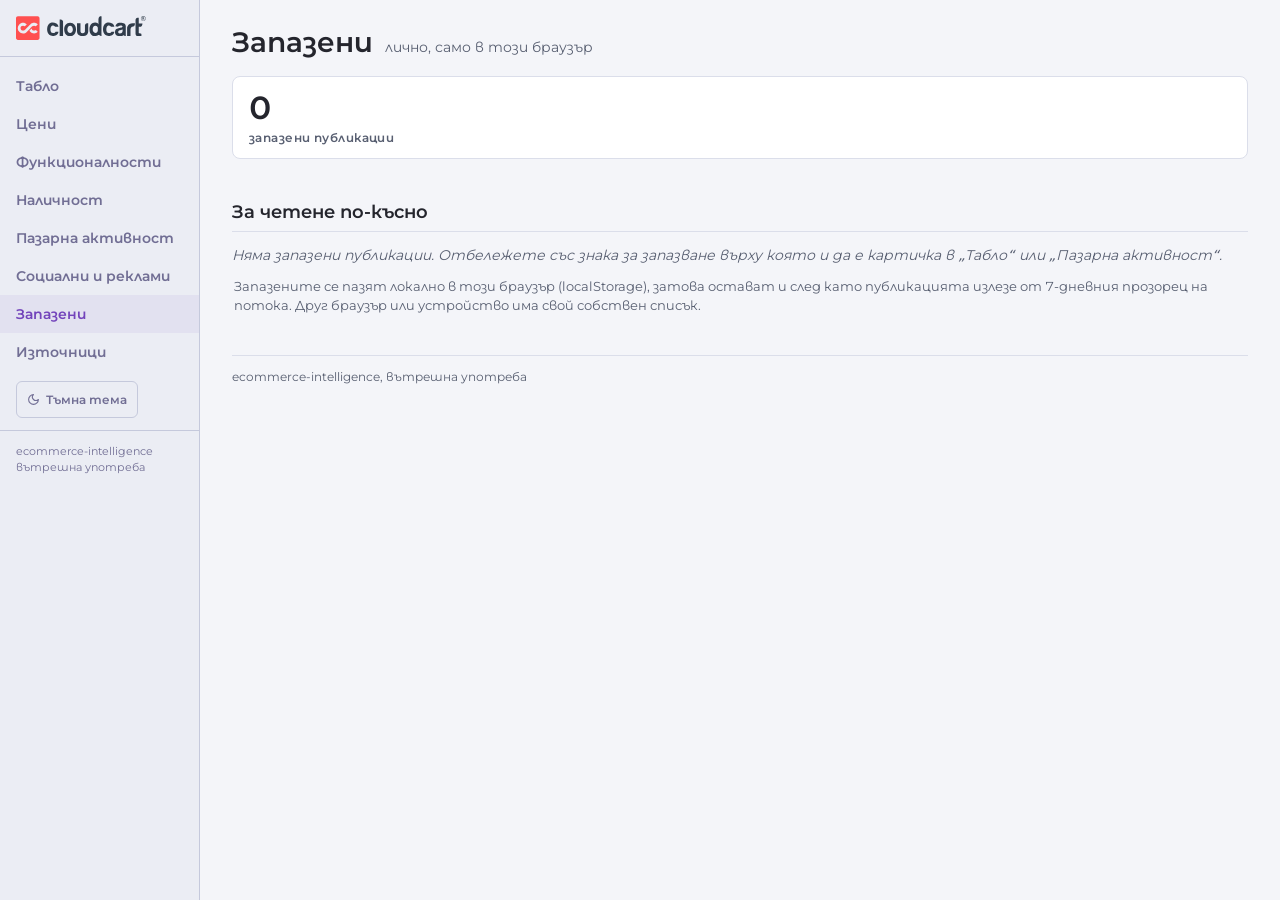
<file: reports/saved.html>
<!doctype html><html lang="bg"><meta charset="utf-8"><meta name="viewport" content="width=device-width,initial-scale=1"><link rel="icon" href="favicon.ico"><title>Запазени</title><script>(function(){try{var t=localStorage.getItem('cc-theme');if(t)document.documentElement.setAttribute('data-theme',t);}catch(e){}})();</script><style>
@font-face{font-family:"Montserrat";
src:url("fonts/montserrat-var.woff2") format("woff2-variations");
font-weight:100 900;font-style:normal;font-display:swap}
:root{
--bg:#F4F5F9;--fg:#24252D;--card:#FFFFFF;--muted:#585F71;--mid:#8380AB;
--border:#DBDEEA;--border-1:#EBEDF4;
--primary:#7344BB;--primary-hover:#9D67F4;--on-primary:#FFFFFF;
--primary-soft:rgba(115,68,187,.07);
--side-bg:#EBEDF4;--side-fg:#716E94;--side-border:#C5C9DC;
--ok-bg:#D5F6E3;--ok-fg:#06281E;--warn-bg:#FEF9C3;--warn-fg:#422006;
--err-bg:#FFE0E0;--err-fg:#490606;--destructive:#E91A19;
--input:#FFFFFF;--ghost-fg:#6D758A;--ghost-hover:#0000000D;
--focus:#9D67F4;
--chart-ours:#7344BB;--chart-comp:#2B7FFF;
--r-xs:2px;--r-sm:4px;--r-md:6px;--r-lg:8px;--r-xl:12px;
--row-h:50px;--row-pad-y:9px;
--dur-fast:100ms;--dur-base:160ms;--dur-slow:240ms;
--ease:cubic-bezier(.19,.91,.38,1)}
[data-theme="dark"]{
--bg:#0A0A14;--fg:#F7F8F8;--card:#1A1A2B;--muted:#8C93A4;--mid:#AEB1CD;
--border:#34314E;--border-1:#1A1A2B;
--primary:#AE82FF;--primary-hover:#C9B1FF;--on-primary:#1A1A2B;
--primary-soft:rgba(174,130,255,.10);
--side-bg:#1A1A2B;--side-fg:#C5C9DC;--side-border:#34314E;
--ok-bg:#7BDAAD;--ok-fg:#06281E;--warn-bg:#FEF08A;--warn-fg:#422006;
--err-bg:#FFA09F;--err-fg:#490606;--destructive:#FF6867;
--input:#FFFFFF0D;--ghost-fg:#DBDEEA;--ghost-hover:#FFFFFF1A;
--focus:#C9B1FF;
--chart-ours:#AE82FF;--chart-comp:#1CCFB9}
*{box-sizing:border-box}
html{font-family:"Montserrat",system-ui,sans-serif;font-size:15px;
line-height:23px;color:var(--fg);background:var(--bg);
font-variant-numeric:tabular-nums lining-nums}
body{margin:0;background:var(--bg);color:var(--fg);font-size:15px;
line-height:23px}
:is(td,th,.sku,.mono,input,code,.num){font-variant-ligatures:none;
font-feature-settings:"liga" 0,"calt" 0,"dlig" 0}
:focus-visible{outline:2px solid var(--focus);outline-offset:2px}
a{color:var(--primary);text-decoration:none}
a:hover{color:var(--primary-hover)}
h1,h2,h3,h4,h5{margin:0;color:var(--fg)}
h1{font-size:28px;line-height:36px;font-weight:600}
h3{font-size:19px;line-height:27px;font-weight:600}
h4{font-size:15px;line-height:22px;font-weight:600}
/* ---------- обикновена рамка (под-справки, писма) ---------- */
.wrap{max-width:900px;margin:0 auto;padding:24px 16px 60px}
/* ---------- админ рамка: лента < фон < карта ---------- */
.app{display:flex;min-height:100vh}
.side{flex:0 0 200px;background:var(--side-bg);
border-right:1px solid var(--side-border);padding:16px 0;
position:sticky;top:0;height:100vh;overflow-y:auto}
.side .mark{display:block;padding:0 16px 14px;font-weight:700;font-size:17px;
color:var(--fg);border-bottom:1px solid var(--side-border);margin-bottom:10px}
.side .tagl{display:block;font-size:12px;line-height:17px;font-weight:600;
letter-spacing:.44px;color:var(--side-fg);margin-top:2px}
.sitem{display:block;padding:9px 16px;font-size:14px;line-height:20px;
font-weight:600;color:var(--side-fg);
transition:background var(--dur-fast) var(--ease),color var(--dur-fast) var(--ease)}
.sitem:hover{background:var(--ghost-hover);color:var(--fg)}
.sitem.on{background:var(--primary-soft);color:var(--primary)}
.side .sfoot{padding:12px 16px;font-size:11px;line-height:16px;
color:var(--side-fg);border-top:1px solid var(--side-border);margin-top:12px}
.themebtn{display:inline-flex;align-items:center;gap:6px;margin:10px 16px 0;
padding:6px 10px;background:transparent;border:1px solid var(--side-border);
border-radius:var(--r-md);color:var(--side-fg);font:inherit;font-size:12px;
font-weight:600;cursor:pointer}
.themebtn:hover{background:var(--ghost-hover)}
.themebtn svg{width:13px;height:13px}
.main{flex:1;min-width:0;max-width:1760px;padding:24px 32px 80px}
.page-head{display:flex;flex-wrap:wrap;align-items:baseline;gap:12px;
margin-bottom:16px}
.page-head h1{font-size:28px;line-height:36px;font-weight:600}
.page-head .meta{margin:0}
@media(max-width:800px){.app{display:block}
.side{position:static;height:auto;width:100%;border-right:none;
border-bottom:1px solid var(--side-border);display:flex;flex-wrap:wrap;
align-items:center;gap:2px;padding:8px 12px}
.side .mark{border:none;margin:0;padding:0 12px 0 0}
.side .tagl{display:none}.side .sfoot{display:none}.themebtn{margin:0}
.sitem{border-radius:var(--r-md);padding:5px 10px}
.main{padding:16px 12px 60px}
body{font-size:16px}}
/* ---------- типография на секции ---------- */
.meta{color:var(--muted);font-size:13.5px;line-height:20px;margin-bottom:16px}
h2.sec,h2{font-size:18px;line-height:26px;font-weight:600;color:var(--fg);
margin:40px 0 12px;padding-bottom:6px;border-bottom:1px solid var(--border)}
section{scroll-margin-top:16px}
/* ---------- карти ---------- */
.card{background:var(--card);border:1px solid var(--border);
border-radius:var(--r-lg);padding:12px 16px;margin-bottom:8px}
.card a{font-weight:600}
.row{display:flex;justify-content:space-between;gap:12px;margin-top:6px;
font-size:13.5px;line-height:20px;color:var(--muted)}
.src{color:var(--muted);font-weight:600}
.sig{display:inline-block;background:var(--primary-soft);color:var(--primary);
border-radius:var(--r-xs);padding:2px 8px;font-size:12.5px;line-height:18px;
font-weight:600;margin:6px 5px 0 0}
.empty{color:var(--muted);font-style:italic;font-size:14px}
.warn{margin-top:24px;font-size:13.5px;color:var(--muted);
border-top:1px solid var(--border);padding-top:12px}
.warn b{color:var(--err-fg);background:var(--err-bg);padding:1px 6px;
border-radius:var(--r-xs)}
.name{font-weight:600;color:var(--fg)}
.chg{font-weight:600;color:var(--warn-fg);background:var(--warn-bg);
padding:1px 6px;border-radius:var(--r-xs)}
.sub{font-size:13.5px;line-height:20px;color:var(--muted);margin-top:4px}
.sub a{font-weight:400}
/* ---------- значки ---------- */
.badge{display:inline-flex;align-items:center;gap:6px;font-size:13px;
line-height:19px;font-weight:600;padding:3px 10px;border-radius:var(--r-sm);
white-space:nowrap}
.badge .dt{width:6px;height:6px;border-radius:50%;background:currentColor}
.badge-ok{background:var(--ok-bg);color:var(--ok-fg)}
.badge-warn{background:var(--warn-bg);color:var(--warn-fg)}
.badge-err{background:var(--err-bg);color:var(--err-fg)}
.badge-na{background:transparent;color:var(--muted);
border:1px solid var(--border)}
.pill{font-size:12px;font-weight:600;padding:2px 9px;
border-radius:var(--r-sm);border:1px solid var(--border);color:var(--muted);
float:right}
.pill-hot{border-color:transparent;color:var(--err-fg);background:var(--err-bg)}
/* ---------- KPI ---------- */
.tiles{display:grid;grid-template-columns:repeat(auto-fit,minmax(140px,1fr));
gap:8px;margin-bottom:12px}
.tile{background:var(--card);border:1px solid var(--border);
border-radius:var(--r-lg);padding:12px 16px}
.tile .n{font-size:32px;line-height:38px;font-weight:600;color:var(--fg)}
.tile .n.hot{color:var(--destructive)}
.tile .l{font-size:12px;line-height:17px;font-weight:600;
letter-spacing:.44px;color:var(--muted);margin-top:2px}
/* ---------- бутони ---------- */
.btn{display:inline-block;background:var(--primary);color:var(--on-primary);
font-weight:600;font-size:14px;height:38px;line-height:38px;padding:0 18px;
border-radius:var(--r-md);text-decoration:none;margin:6px 8px 0 0;
transition:background var(--dur-fast) var(--ease)}
.btn:hover{background:var(--primary-hover);color:var(--on-primary)}
.btn.ghost{background:transparent;color:var(--primary);
border:1px solid var(--border);line-height:36px}
.btn.ghost:hover{background:var(--ghost-hover)}
/* ---------- таблици ---------- */
.tablewrap{overflow-x:auto;border:1px solid var(--border);
border-radius:var(--r-lg);background:var(--card)}
table.dense,.matrix{width:100%;border-collapse:collapse;font-size:14px;
line-height:21px;background:var(--card)}
.matrix{min-width:640px}
table.dense th,.matrix th{text-align:left;font-size:12px;line-height:17px;
font-weight:600;letter-spacing:.33px;color:var(--muted);
padding:8px 12px;border-bottom:1px solid var(--border);white-space:nowrap}
table.dense td,.matrix td{padding:var(--row-pad-y) 12px;
border-bottom:1px solid var(--border-1);vertical-align:middle;
height:var(--row-h)}
table.dense tbody tr:last-child td,.matrix tbody tr:last-child td{border-bottom:none}
table.dense tbody tr:hover td{background:var(--bg);
transition:background var(--dur-fast) var(--ease)}
td.num,.num{text-align:right;white-space:nowrap}
table.dense th.num{text-align:right;width:1%;white-space:nowrap;
padding-right:24px}
table.dense td.num{width:1%;padding-right:24px}
.matrix .vname a,.dense .vname a{color:var(--fg);font-weight:600}
.matrix tr.ours td,.dense tr.ours td{background:var(--primary-soft)}
.matrix .na{color:var(--mid)}
.pname{font-weight:600;color:var(--fg);font-size:13px;line-height:18px}
.pprice{margin-top:1px}
.approx{color:var(--muted);font-size:12.5px}
.delta{display:inline-block;font-size:12.5px;line-height:18px;font-weight:600;
border-radius:var(--r-sm);padding:1px 6px;margin-top:3px}
.delta.up{background:var(--ok-bg);color:var(--ok-fg)}
.delta.down{background:var(--err-bg);color:var(--err-fg)}
.basis{font-size:13px;line-height:19px;color:var(--muted);margin:10px 2px 0}
/* ---------- ленти (сравнение на величини) ---------- */
.bars{margin-top:4px}
.barrow{display:flex;align-items:center;gap:12px;padding:3px 0}
.barlabel{flex:0 0 230px;font-size:14px;font-weight:600;color:var(--fg);
text-align:right;white-space:nowrap;overflow:hidden;text-overflow:ellipsis}
.bartrack{flex:1;display:flex;align-items:center;gap:8px}
.bar{height:14px;border-radius:0 var(--r-sm) var(--r-sm) 0;
background:var(--chart-comp);min-width:3px}
.bar.ours{background:var(--chart-ours)}
.barval{font-size:14px;color:var(--fg);white-space:nowrap}
@media(max-width:640px){.barlabel{flex-basis:120px}}
/* ---------- измерител в клетка ---------- */
.meter{display:inline-block;width:64px;height:6px;background:var(--bg);
border:1px solid var(--border);border-radius:3px;vertical-align:middle;
margin-right:6px}
.meter i{display:block;height:100%;background:var(--destructive);
border-radius:2px;min-width:2px}
.cellmain{color:var(--fg)}
.cellmain b{font-weight:600}
.okmuted{color:var(--muted)}
.linkrow a{display:inline-block;font-size:13px;font-weight:600;
margin-right:8px}
.foot{margin-top:40px;font-size:12px;line-height:17px;color:var(--muted);
border-top:1px solid var(--border);padding-top:12px}
.brand{display:flex;align-items:baseline;gap:10px;margin-bottom:16px;
border-bottom:1px solid var(--border);padding-bottom:12px}
.brand .mark{font-weight:700;font-size:17px;color:var(--fg)}
.brand .tag{font-size:12px;letter-spacing:.44px;color:var(--muted);
font-weight:600}
input#filterbox{width:100%;height:40px;background:var(--input);
border:1px solid var(--border);border-radius:var(--r-md);padding:0 12px;
font:inherit;color:var(--fg);margin-bottom:12px}
/* ---------- филтърни чипове (избраният е едно от шестте маркови места) --- */
.chips{display:flex;flex-wrap:wrap;gap:6px;margin-bottom:8px}
.chip{font:inherit;font-size:14px;line-height:20px;font-weight:600;
padding:6px 14px;background:var(--card);border:1px solid var(--border);
border-radius:var(--r-md);color:var(--muted);cursor:pointer;
transition:background var(--dur-fast) var(--ease),color var(--dur-fast) var(--ease)}
.chip:hover{background:var(--ghost-hover);color:var(--fg)}
.chip.on{background:var(--primary-soft);color:var(--primary);
border-color:transparent}
.logo{display:block;height:24px;width:auto;margin-bottom:2px}
.logo-d{display:none}
[data-theme="dark"] .logo-l{display:none}
[data-theme="dark"] .logo-d{display:block}
@media(min-width:1100px){
.filterable,#savedlist{display:grid;
grid-template-columns:repeat(auto-fill,minmax(520px,1fr));gap:8px;
align-items:start}
.filterable .card,#savedlist .card{margin-bottom:0}}
/* ---------- запазване за по-късно (bookmark; локално в браузъра) ------- */
.favbtn{float:right;background:transparent;border:none;cursor:pointer;
color:var(--mid);padding:2px 4px;margin-left:8px;line-height:1}
.favbtn:hover{color:var(--fg)}
.favbtn.on{color:var(--primary)}
.favbtn svg{width:16px;height:16px;vertical-align:middle}
.favbtn.on svg{fill:currentColor}
.newmark{display:inline-block;font-size:12px;line-height:17px;font-weight:600;
letter-spacing:.44px;color:var(--ok-fg);background:var(--ok-bg);
border-radius:var(--r-xs);padding:1px 6px;margin-right:6px}
.score{float:right;font-size:12.5px;color:var(--mid)}
/* ---------- матрица на възможностите: бърз преглед + детайл при клик --- */
tr.frow{cursor:pointer}
tr.frow:hover td{background:var(--bg)}
tr.frow.open td{background:var(--primary-soft)}
tr.frow .fname{font-weight:600;color:var(--fg)}
tr.frow .fhint{font-size:12.5px;color:var(--mid);font-weight:400}
tr.frow.open .fhint{color:var(--primary)}
tr.fdetail>td{background:var(--bg);padding:12px}
.fdgrid{display:grid;grid-template-columns:repeat(auto-fill,minmax(230px,1fr));
gap:8px}
.fd{background:var(--card);border:1px solid var(--border);
border-radius:var(--r-md);padding:10px 12px}
.fd.ours{background:var(--primary-soft)}
.fdv{display:flex;justify-content:space-between;align-items:center;gap:8px;
font-weight:600;color:var(--fg)}
.fdnote{font-size:13.5px;line-height:20px;color:var(--muted);margin-top:6px}
.fd .sub{margin-top:6px}
</style><body><div class=app><aside class=side><span class=mark><svg class="logo logo-l" role="img" aria-label="CloudCart" version="1.1" id="Layer_1" xmlns="http://www.w3.org/2000/svg" xmlns:xlink="http://www.w3.org/1999/xlink" x="0px" y="0px"
	 viewBox="0 0 200 37" enable-background="new 0 0 200 37" xml:space="preserve">
<g id="Warstwa_1_2_">
</g>
<g id="Clip-6">
</g>
<g id="Clip-15">
</g>
<g>
	<g>
		<g>
			<g>
				<g>
					<g>
						<path fill="#303C4A" d="M141.648,14.904c3.074-1.307,4.887,1.64,4.887,1.64h5.123c0,0-0.835-6.451-8.941-6.451
							c0,0-8.098-0.192-8.564,9.632c0,0-0.932,10.563,8.756,11.221c0,0,7.82,0.096,8.751-6.641h-4.47c0,0-1.028,2.17-3.912,2.059
							c-3.424-0.127-3.818-3.786-3.818-3.786S138.574,16.221,141.648,14.904z"/>
						<path fill="#303C4A" d="M164.186,10.747c-4.799-0.558-7.869,0.192-9.033,1.544c0,0-1.82,1.684-1.771,3.698
							c0,0,2.711,1.198,4.843,0c0,0,0.278-1.499,3.308-1.364c0,0,2.327-0.043,2.743,1.364c0,0,0.281,1.401-1.303,1.774
							c0,0-1.677,0.607-3.072,0.653c0,0-5.631,0.517-6.568,3.226c0,0-1.992,4.633,0.98,7.672c0,0,1.863,2.196,7.729,1.5
							c0,0,2-0.256,3.599-1.272c0.131-0.028,0.291-0.031,0.461-0.007c0.442,0.38,1.629,1.248,3.16,1.132V15.332
							C169.26,15.332,168.982,11.311,164.186,10.747z M160.752,26.824c-3.232,0.337-3.214-2.068-3.214-2.068
							c-0.313-2.291,2.864-2.77,2.864-2.77c1.934-0.484,3.947-1.231,3.947-1.231C165.154,26.716,160.752,26.824,160.752,26.824z"/>
						<path fill="#303C4A" d="M180.111,11.305c-8.454,0.074-8.803,7.438-8.803,7.438v12.205h5.237V20.495
							c0.277-3.574,2.591-3.999,2.591-3.999l1.602-0.141c2.869-0.405,2.656-5.051,2.656-5.051H180.111L180.111,11.305z"/>
						<path fill="#303C4A" d="M191.55,16.561c3.546-0.113,3.368-5.076,3.368-5.076h-5.656V2.602h-1.886
							c-2.38,0-3.074,3.295-3.074,3.295v11.994v10.032c0.345,3.364,3.074,3.015,3.074,3.015h6.005v-2.877
							c-0.422-1.265-1.747-1.054-1.747-1.054c-2.026-0.067-2.372-0.625-2.372-0.625v-9.837L191.55,16.561z"/>
					</g>
					<g>
						<path fill="#303C4A" d="M55.498,14.921c3.074-1.313,4.894,1.632,4.894,1.632h5.123c0,0-0.843-6.451-8.941-6.451
							c0,0-8.106-0.188-8.567,9.633c0,0-0.935,10.57,8.753,11.225c0,0,7.825,0.094,8.753-6.643h-4.469c0,0-1.027,2.164-3.909,2.06
							c-3.428-0.133-3.821-3.788-3.821-3.788S52.429,16.229,55.498,14.921z"/>
						<path fill="#303C4A" d="M67.332,5.377v25.582h5.212V8.561C72.544,8.561,72.544,5.468,67.332,5.377z"/>
						<path fill="#303C4A" d="M83.417,10.43c-6.075,0-9.103,4.594-9.103,10.262c0,5.672,3.027,10.268,9.103,10.268
							c5.753,0,9.104-4.596,9.104-10.268C92.521,15.023,89.401,10.43,83.417,10.43z M83.417,26.307c-2.34,0-4.239-2.513-4.239-5.613
							c0-3.096,1.899-5.609,4.239-5.609c2.338,0,4.237,2.514,4.237,5.609C87.654,23.794,85.755,26.307,83.417,26.307z"/>
						<path fill="#303C4A" d="M106.305,14.029c0,0,0.189,7.388,0,9.869c-0.188,2.479-3.584,2.803-3.584,2.803
							c-3.262-0.094-3.308-3.32-3.308-3.32v-12.39h-5.354v12.77c0.047,7.06,8.636,7.198,8.636,7.198
							c6.074-0.044,7.658-3.742,7.658-3.742c0.889-1.357,0.982-3.508,0.982-3.508V10.991h-1.258
							C106.907,10.898,106.305,14.029,106.305,14.029z"/>
						<path fill="#303C4A" d="M131.759,24.584l0.156-23.73c0,0-3.676-1.883-4.793,3.799v7.916c-0.086,0.012-0.168,0.006-0.246,0
							c-0.481-0.868-1.813-2.465-5.053-2.385c-4.732,0.107-8.554,3.807-8.511,10.51c0,6.178,3.203,10.254,7.896,10.254
							c2.489,0,4.396-0.238,5.671-1.572c0.3-0.105,0.815-0.198,1.38,0.016c0.549,0.62,1.391,1.279,2.52,1.4
							c0.078,0.005,0.16,0.012,0.259,0.018c0.03,0,0.063,0.008,0.09,0.008l-0.004-0.008c0.201,0.008,0.452,0,0.791,0.008
							C131.838,29.465,131.759,26.781,131.759,24.584z M126.164,21.658c0,0.479-0.04,0.971-0.123,1.418
							c-0.359,1.746-1.818,2.965-3.602,2.965c-2.545,0-4.203-2.111-4.203-5.489c0-3.125,1.41-5.646,4.248-5.646
							c1.897,0,3.238,1.385,3.598,3.009c0.082,0.369,0.082,0.808,0.082,1.138V21.658z"/>
					</g>
				</g>
			</g>
		</g>
		<path fill="#FF5050" d="M36.263,33.857c0,1.636-1.319,2.957-2.954,2.957H2.956C1.327,36.814,0,35.493,0,33.857V3.506
			c0-1.628,1.327-2.951,2.956-2.951h30.353c1.635,0,2.954,1.322,2.954,2.951V33.857z M21.8,19.266L21.8,19.266
			c0,0,3.276-3.276,3.292-3.298c1.5-1.5,3.935-1.5,5.436,0l3.051-3.05c-3.183-3.179-8.358-3.179-11.535,0
			c-0.025,0.021-8.503,8.503-8.503,8.503c-0.724,0.714-1.682,1.104-2.699,1.104c-1.025,0-1.989-0.397-2.717-1.125
			c-1.497-1.502-1.497-3.938,0-5.433c0.729-0.725,1.691-1.124,2.717-1.124c1.026,0,1.989,0.399,2.717,1.124l3.053-3.05
			c-1.541-1.539-3.592-2.395-5.77-2.395c-2.18,0-4.229,0.855-5.77,2.395c-3.178,3.18-3.178,8.352,0,11.535
			c1.541,1.54,3.59,2.389,5.77,2.389l0,0c2.153,0,4.182-0.83,5.716-2.339l0,0L21.8,19.266z M27.807,22.527
			c-1.025,0-1.988-0.4-2.717-1.129c-0.552-0.547-0.896-1.232-1.041-1.942l-3.305,3.303c0.346,0.604,0.779,1.171,1.295,1.693
			c1.542,1.54,3.591,2.389,5.768,2.389c2.182,0,4.23-0.849,5.771-2.389l-3.051-3.054C29.798,22.127,28.831,22.527,27.807,22.527z"/>
	</g>
	<path fill="#303C4A" d="M196.305,7.729c-2.179,0-3.688-1.511-3.688-3.761c0-2.252,1.552-3.782,3.688-3.782
		c2.139,0,3.695,1.529,3.695,3.782C200,6.218,198.452,7.729,196.305,7.729 M196.305,0.609c-1.752,0-3.152,1.211-3.152,3.346
		c0,2.139,1.394,3.327,3.152,3.327c1.764,0,3.168-1.199,3.168-3.327C199.473,1.831,198.066,0.609,196.305,0.609 M197.389,5.979
		l-1.244-1.793h-0.401v1.731h-0.722V1.729h1.264c0.874,0,1.459,0.446,1.459,1.227c0,0.596-0.321,0.992-0.846,1.148l1.199,1.707
		L197.389,5.979z M196.296,2.395h-0.554v1.229h0.51c0.479,0,0.771-0.194,0.771-0.616c0-0.426-0.258-0.625-0.728-0.625"/>
</g>
</svg><svg class="logo logo-d" role="img" aria-label="CloudCart" version="1.1" id="Layer_1" xmlns="http://www.w3.org/2000/svg" xmlns:xlink="http://www.w3.org/1999/xlink" x="0px" y="0px"
	 viewBox="0 0 200 37" enable-background="new 0 0 200 37" xml:space="preserve">
<g id="Warstwa_1_2_">
</g>
<g id="Clip-6">
</g>
<g id="Clip-15">
</g>
<g>
	<g>
		<g>
			<g>
				<g>
					<g>
						<path fill="#F7F8F8" d="M141.648,14.904c3.074-1.307,4.887,1.64,4.887,1.64h5.123c0,0-0.835-6.451-8.941-6.451
							c0,0-8.098-0.192-8.564,9.632c0,0-0.932,10.563,8.756,11.221c0,0,7.82,0.096,8.751-6.641h-4.47c0,0-1.028,2.17-3.912,2.059
							c-3.424-0.127-3.818-3.786-3.818-3.786S138.574,16.221,141.648,14.904z"/>
						<path fill="#F7F8F8" d="M164.186,10.747c-4.799-0.558-7.869,0.192-9.033,1.544c0,0-1.82,1.684-1.771,3.698
							c0,0,2.711,1.198,4.843,0c0,0,0.278-1.499,3.308-1.364c0,0,2.327-0.043,2.743,1.364c0,0,0.281,1.401-1.303,1.774
							c0,0-1.677,0.607-3.072,0.653c0,0-5.631,0.517-6.568,3.226c0,0-1.992,4.633,0.98,7.672c0,0,1.863,2.196,7.729,1.5
							c0,0,2-0.256,3.599-1.272c0.131-0.028,0.291-0.031,0.461-0.007c0.442,0.38,1.629,1.248,3.16,1.132V15.332
							C169.26,15.332,168.982,11.311,164.186,10.747z M160.752,26.824c-3.232,0.337-3.214-2.068-3.214-2.068
							c-0.313-2.291,2.864-2.77,2.864-2.77c1.934-0.484,3.947-1.231,3.947-1.231C165.154,26.716,160.752,26.824,160.752,26.824z"/>
						<path fill="#F7F8F8" d="M180.111,11.305c-8.454,0.074-8.803,7.438-8.803,7.438v12.205h5.237V20.495
							c0.277-3.574,2.591-3.999,2.591-3.999l1.602-0.141c2.869-0.405,2.656-5.051,2.656-5.051H180.111L180.111,11.305z"/>
						<path fill="#F7F8F8" d="M191.55,16.561c3.546-0.113,3.368-5.076,3.368-5.076h-5.656V2.602h-1.886
							c-2.38,0-3.074,3.295-3.074,3.295v11.994v10.032c0.345,3.364,3.074,3.015,3.074,3.015h6.005v-2.877
							c-0.422-1.265-1.747-1.054-1.747-1.054c-2.026-0.067-2.372-0.625-2.372-0.625v-9.837L191.55,16.561z"/>
					</g>
					<g>
						<path fill="#F7F8F8" d="M55.498,14.921c3.074-1.313,4.894,1.632,4.894,1.632h5.123c0,0-0.843-6.451-8.941-6.451
							c0,0-8.106-0.188-8.567,9.633c0,0-0.935,10.57,8.753,11.225c0,0,7.825,0.094,8.753-6.643h-4.469c0,0-1.027,2.164-3.909,2.06
							c-3.428-0.133-3.821-3.788-3.821-3.788S52.429,16.229,55.498,14.921z"/>
						<path fill="#F7F8F8" d="M67.332,5.377v25.582h5.212V8.561C72.544,8.561,72.544,5.468,67.332,5.377z"/>
						<path fill="#F7F8F8" d="M83.417,10.43c-6.075,0-9.103,4.594-9.103,10.262c0,5.672,3.027,10.268,9.103,10.268
							c5.753,0,9.104-4.596,9.104-10.268C92.521,15.023,89.401,10.43,83.417,10.43z M83.417,26.307c-2.34,0-4.239-2.513-4.239-5.613
							c0-3.096,1.899-5.609,4.239-5.609c2.338,0,4.237,2.514,4.237,5.609C87.654,23.794,85.755,26.307,83.417,26.307z"/>
						<path fill="#F7F8F8" d="M106.305,14.029c0,0,0.189,7.388,0,9.869c-0.188,2.479-3.584,2.803-3.584,2.803
							c-3.262-0.094-3.308-3.32-3.308-3.32v-12.39h-5.354v12.77c0.047,7.06,8.636,7.198,8.636,7.198
							c6.074-0.044,7.658-3.742,7.658-3.742c0.889-1.357,0.982-3.508,0.982-3.508V10.991h-1.258
							C106.907,10.898,106.305,14.029,106.305,14.029z"/>
						<path fill="#F7F8F8" d="M131.759,24.584l0.156-23.73c0,0-3.676-1.883-4.793,3.799v7.916c-0.086,0.012-0.168,0.006-0.246,0
							c-0.481-0.868-1.813-2.465-5.053-2.385c-4.732,0.107-8.554,3.807-8.511,10.51c0,6.178,3.203,10.254,7.896,10.254
							c2.489,0,4.396-0.238,5.671-1.572c0.3-0.105,0.815-0.198,1.38,0.016c0.549,0.62,1.391,1.279,2.52,1.4
							c0.078,0.005,0.16,0.012,0.259,0.018c0.03,0,0.063,0.008,0.09,0.008l-0.004-0.008c0.201,0.008,0.452,0,0.791,0.008
							C131.838,29.465,131.759,26.781,131.759,24.584z M126.164,21.658c0,0.479-0.04,0.971-0.123,1.418
							c-0.359,1.746-1.818,2.965-3.602,2.965c-2.545,0-4.203-2.111-4.203-5.489c0-3.125,1.41-5.646,4.248-5.646
							c1.897,0,3.238,1.385,3.598,3.009c0.082,0.369,0.082,0.808,0.082,1.138V21.658z"/>
					</g>
				</g>
			</g>
		</g>
		<path fill="#FF5050" d="M36.263,33.857c0,1.636-1.319,2.957-2.954,2.957H2.956C1.327,36.814,0,35.493,0,33.857V3.506
			c0-1.628,1.327-2.951,2.956-2.951h30.353c1.635,0,2.954,1.322,2.954,2.951V33.857z M21.8,19.266L21.8,19.266
			c0,0,3.276-3.276,3.292-3.298c1.5-1.5,3.935-1.5,5.436,0l3.051-3.05c-3.183-3.179-8.358-3.179-11.535,0
			c-0.025,0.021-8.503,8.503-8.503,8.503c-0.724,0.714-1.682,1.104-2.699,1.104c-1.025,0-1.989-0.397-2.717-1.125
			c-1.497-1.502-1.497-3.938,0-5.433c0.729-0.725,1.691-1.124,2.717-1.124c1.026,0,1.989,0.399,2.717,1.124l3.053-3.05
			c-1.541-1.539-3.592-2.395-5.77-2.395c-2.18,0-4.229,0.855-5.77,2.395c-3.178,3.18-3.178,8.352,0,11.535
			c1.541,1.54,3.59,2.389,5.77,2.389l0,0c2.153,0,4.182-0.83,5.716-2.339l0,0L21.8,19.266z M27.807,22.527
			c-1.025,0-1.988-0.4-2.717-1.129c-0.552-0.547-0.896-1.232-1.041-1.942l-3.305,3.303c0.346,0.604,0.779,1.171,1.295,1.693
			c1.542,1.54,3.591,2.389,5.768,2.389c2.182,0,4.23-0.849,5.771-2.389l-3.051-3.054C29.798,22.127,28.831,22.527,27.807,22.527z"/>
	</g>
	<path fill="#F7F8F8" d="M196.305,7.729c-2.179,0-3.688-1.511-3.688-3.761c0-2.252,1.552-3.782,3.688-3.782
		c2.139,0,3.695,1.529,3.695,3.782C200,6.218,198.452,7.729,196.305,7.729 M196.305,0.609c-1.752,0-3.152,1.211-3.152,3.346
		c0,2.139,1.394,3.327,3.152,3.327c1.764,0,3.168-1.199,3.168-3.327C199.473,1.831,198.066,0.609,196.305,0.609 M197.389,5.979
		l-1.244-1.793h-0.401v1.731h-0.722V1.729h1.264c0.874,0,1.459,0.446,1.459,1.227c0,0.596-0.321,0.992-0.846,1.148l1.199,1.707
		L197.389,5.979z M196.296,2.395h-0.554v1.229h0.51c0.479,0,0.771-0.194,0.771-0.616c0-0.426-0.258-0.625-0.728-0.625"/>
</g>
</svg></span><a class='sitem' href='index.html'>Табло</a><a class='sitem' href='pricing.html'>Цени</a><a class='sitem' href='features.html'>Функционалности</a><a class='sitem' href='availability.html'>Наличност</a><a class='sitem' href='activity.html'>Пазарна активност</a><a class='sitem' href='social.html'>Социални и реклами</a><a class='sitem on' href='saved.html'>Запазени</a><a class='sitem' href='sources.html'>Източници</a><button class=themebtn id=themebtn type=button><svg viewBox="0 0 24 24" fill="none" stroke="currentColor" stroke-width="2" stroke-linecap="round" stroke-linejoin="round"><path d="M12 3a6 6 0 0 0 9 9 9 9 0 1 1-9-9Z"/></svg><span class=tlab>Тъмна тема</span></button><div class=sfoot>ecommerce-intelligence<br>вътрешна употреба</div></aside><main class=main><div class=page-head><h1>Запазени</h1><div class=meta>лично, само в този браузър</div></div><div class=tiles><div class=tile><div class='n'><span id=savedcount>0</span></div><div class=l>запазени публикации</div></div></div><h2>За четене по-късно</h2><div id=savedlist></div><div class=basis>Запазените се пазят локално в този браузър (localStorage), затова остават и след като публикацията излезе от 7-дневния прозорец на потока. Друг браузър или устройство има свой собствен списък.</div><footer class=foot>ecommerce-intelligence, вътрешна употреба</footer></main></div><script>
var tb=document.getElementById('themebtn');
if(tb){tb.addEventListener('click',function(){
var r=document.documentElement,
d=r.getAttribute('data-theme')==='dark'?'':'dark';
if(d)r.setAttribute('data-theme',d);else r.removeAttribute('data-theme');
try{localStorage.setItem('cc-theme',d)}catch(e){}
tb.querySelector('.tlab').textContent=d?'Светла тема':'Тъмна тема';});}

function ccFavs(){try{return JSON.parse(localStorage.getItem('cc-favs')||'{}')}
catch(e){return {}}}
function ccFavsSave(f){try{localStorage.setItem('cc-favs',
JSON.stringify(f))}catch(e){}}
document.querySelectorAll('.favbtn[data-fav]').forEach(function(b){
var d;try{d=JSON.parse(b.dataset.fav)}catch(e){return}
function paint(){b.classList.toggle('on',!!ccFavs()[d.u]);
b.title=ccFavs()[d.u]?'Премахни от запазените':'Запази за по-късно';}
b.addEventListener('click',function(e){e.preventDefault();e.stopPropagation();
var f=ccFavs();if(f[d.u]){delete f[d.u]}else{d.ts=Date.now();f[d.u]=d}
ccFavsSave(f);paint();});paint();});

var box=document.getElementById('savedlist');
function render(){
var f=ccFavs(),arr=Object.keys(f).map(function(k){return f[k]})
.sort(function(a,b){return (b.ts||0)-(a.ts||0)});
document.getElementById('savedcount').textContent=arr.length;
box.textContent='';
if(!arr.length){var e=document.createElement('div');e.className='empty';
e.textContent='Няма запазени публикации. Отбележете със знака за '+
'запазване върху която и да е картичка в „Табло“ или „Пазарна активност“.';
box.appendChild(e);return;}
arr.forEach(function(d){
var c=document.createElement('div');c.className='card';
var rm=document.createElement('button');rm.className='favbtn on';
rm.title='Премахни от запазените';
rm.innerHTML="<svg viewBox=\"0 0 24 24\" fill=\"none\" stroke=\"currentColor\" stroke-width=\"2\" stroke-linecap=\"round\" stroke-linejoin=\"round\"><path d=\"m19 21-7-4-7 4V5a2 2 0 0 1 2-2h10a2 2 0 0 1 2 2v16z\"/></svg>";
rm.addEventListener('click',function(){var f=ccFavs();delete f[d.u];
ccFavsSave(f);render();});
c.appendChild(rm);
var a=document.createElement('a');a.href=d.u;a.target='_blank';
a.textContent=d.t;c.appendChild(a);
if(d.g&&d.g.length){var gs=document.createElement('div');
d.g.forEach(function(s){var sp=document.createElement('span');
sp.className='sig';sp.textContent=s;gs.appendChild(sp);});c.appendChild(gs);}
var r=document.createElement('div');r.className='row';
var s1=document.createElement('span');s1.className='src';s1.textContent=d.s;
var s2=document.createElement('span');
s2.textContent=(d.d||'')+' · запазено '+new Date(d.ts||0)
.toLocaleDateString('bg-BG');
r.appendChild(s1);r.appendChild(s2);c.appendChild(r);
box.appendChild(c);});}
render();
</script></body></html>
</file>
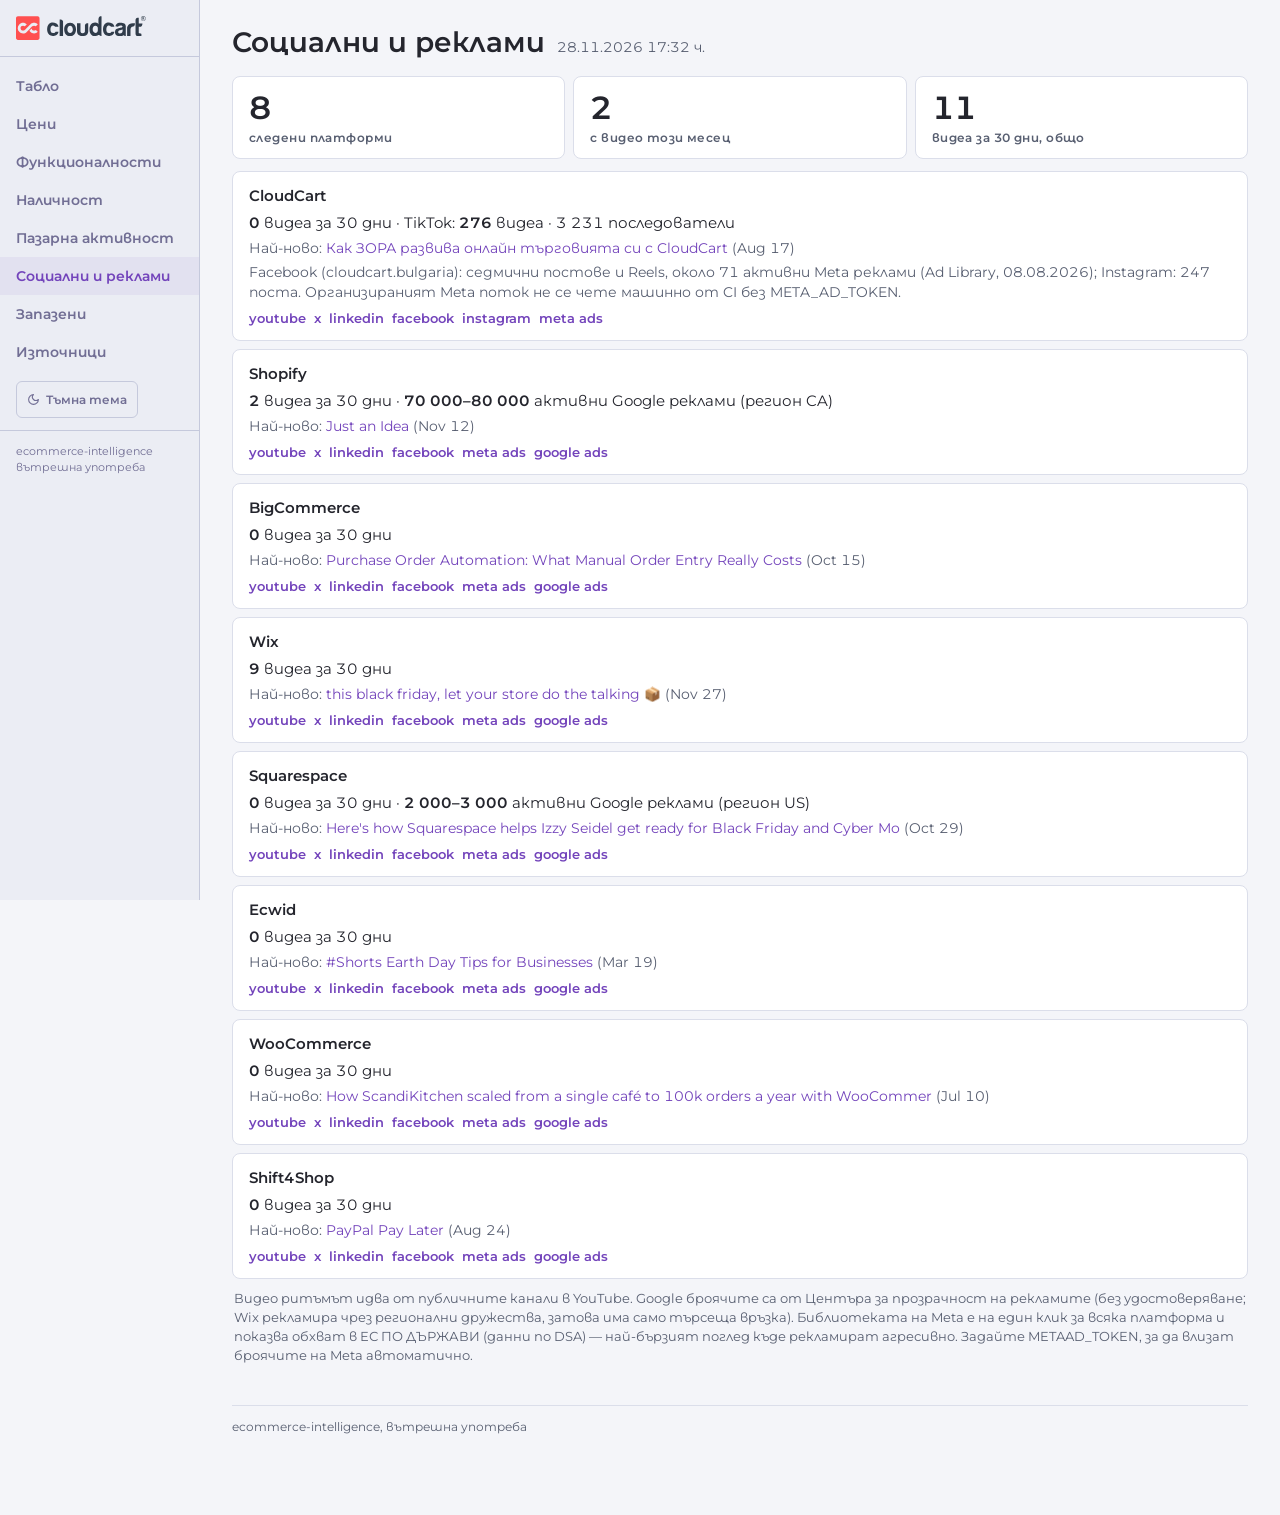
<file: reports/social.html>
<!doctype html><html lang="bg"><meta charset="utf-8"><meta name="viewport" content="width=device-width,initial-scale=1"><link rel="icon" href="favicon.ico"><title>Социални и реклами</title><script>(function(){try{var t=localStorage.getItem('cc-theme');if(t)document.documentElement.setAttribute('data-theme',t);}catch(e){}})();</script><style>
@font-face{font-family:"Montserrat";
src:url("fonts/montserrat-var.woff2") format("woff2-variations");
font-weight:100 900;font-style:normal;font-display:swap}
:root{
--bg:#F4F5F9;--fg:#24252D;--card:#FFFFFF;--muted:#585F71;--mid:#8380AB;
--border:#DBDEEA;--border-1:#EBEDF4;
--primary:#7344BB;--primary-hover:#9D67F4;--on-primary:#FFFFFF;
--primary-soft:rgba(115,68,187,.07);
--side-bg:#EBEDF4;--side-fg:#716E94;--side-border:#C5C9DC;
--ok-bg:#D5F6E3;--ok-fg:#06281E;--warn-bg:#FEF9C3;--warn-fg:#422006;
--err-bg:#FFE0E0;--err-fg:#490606;--destructive:#E91A19;
--input:#FFFFFF;--ghost-fg:#6D758A;--ghost-hover:#0000000D;
--focus:#9D67F4;
--chart-ours:#7344BB;--chart-comp:#2B7FFF;
--r-xs:2px;--r-sm:4px;--r-md:6px;--r-lg:8px;--r-xl:12px;
--row-h:50px;--row-pad-y:9px;
--dur-fast:100ms;--dur-base:160ms;--dur-slow:240ms;
--ease:cubic-bezier(.19,.91,.38,1)}
[data-theme="dark"]{
--bg:#0A0A14;--fg:#F7F8F8;--card:#1A1A2B;--muted:#8C93A4;--mid:#AEB1CD;
--border:#34314E;--border-1:#1A1A2B;
--primary:#AE82FF;--primary-hover:#C9B1FF;--on-primary:#1A1A2B;
--primary-soft:rgba(174,130,255,.10);
--side-bg:#1A1A2B;--side-fg:#C5C9DC;--side-border:#34314E;
--ok-bg:#7BDAAD;--ok-fg:#06281E;--warn-bg:#FEF08A;--warn-fg:#422006;
--err-bg:#FFA09F;--err-fg:#490606;--destructive:#FF6867;
--input:#FFFFFF0D;--ghost-fg:#DBDEEA;--ghost-hover:#FFFFFF1A;
--focus:#C9B1FF;
--chart-ours:#AE82FF;--chart-comp:#1CCFB9}
*{box-sizing:border-box}
html{font-family:"Montserrat",system-ui,sans-serif;font-size:15px;
line-height:23px;color:var(--fg);background:var(--bg);
font-variant-numeric:tabular-nums lining-nums}
body{margin:0;background:var(--bg);color:var(--fg);font-size:15px;
line-height:23px}
:is(td,th,.sku,.mono,input,code,.num){font-variant-ligatures:none;
font-feature-settings:"liga" 0,"calt" 0,"dlig" 0}
:focus-visible{outline:2px solid var(--focus);outline-offset:2px}
a{color:var(--primary);text-decoration:none}
a:hover{color:var(--primary-hover)}
h1,h2,h3,h4,h5{margin:0;color:var(--fg)}
h1{font-size:28px;line-height:36px;font-weight:600}
h3{font-size:19px;line-height:27px;font-weight:600}
h4{font-size:15px;line-height:22px;font-weight:600}
/* ---------- обикновена рамка (под-справки, писма) ---------- */
.wrap{max-width:900px;margin:0 auto;padding:24px 16px 60px}
/* ---------- админ рамка: лента < фон < карта ---------- */
.app{display:flex;min-height:100vh}
.side{flex:0 0 200px;background:var(--side-bg);
border-right:1px solid var(--side-border);padding:16px 0;
position:sticky;top:0;height:100vh;overflow-y:auto}
.side .mark{display:block;padding:0 16px 14px;font-weight:700;font-size:17px;
color:var(--fg);border-bottom:1px solid var(--side-border);margin-bottom:10px}
.side .tagl{display:block;font-size:12px;line-height:17px;font-weight:600;
letter-spacing:.44px;color:var(--side-fg);margin-top:2px}
.sitem{display:block;padding:9px 16px;font-size:14px;line-height:20px;
font-weight:600;color:var(--side-fg);
transition:background var(--dur-fast) var(--ease),color var(--dur-fast) var(--ease)}
.sitem:hover{background:var(--ghost-hover);color:var(--fg)}
.sitem.on{background:var(--primary-soft);color:var(--primary)}
.side .sfoot{padding:12px 16px;font-size:11px;line-height:16px;
color:var(--side-fg);border-top:1px solid var(--side-border);margin-top:12px}
.themebtn{display:inline-flex;align-items:center;gap:6px;margin:10px 16px 0;
padding:6px 10px;background:transparent;border:1px solid var(--side-border);
border-radius:var(--r-md);color:var(--side-fg);font:inherit;font-size:12px;
font-weight:600;cursor:pointer}
.themebtn:hover{background:var(--ghost-hover)}
.themebtn svg{width:13px;height:13px}
.main{flex:1;min-width:0;max-width:1760px;padding:24px 32px 80px}
.page-head{display:flex;flex-wrap:wrap;align-items:baseline;gap:12px;
margin-bottom:16px}
.page-head h1{font-size:28px;line-height:36px;font-weight:600}
.page-head .meta{margin:0}
@media(max-width:800px){.app{display:block}
.side{position:static;height:auto;width:100%;border-right:none;
border-bottom:1px solid var(--side-border);display:flex;flex-wrap:wrap;
align-items:center;gap:2px;padding:8px 12px}
.side .mark{border:none;margin:0;padding:0 12px 0 0}
.side .tagl{display:none}.side .sfoot{display:none}.themebtn{margin:0}
.sitem{border-radius:var(--r-md);padding:5px 10px}
.main{padding:16px 12px 60px}
body{font-size:16px}}
/* ---------- типография на секции ---------- */
.meta{color:var(--muted);font-size:13.5px;line-height:20px;margin-bottom:16px}
h2.sec,h2{font-size:18px;line-height:26px;font-weight:600;color:var(--fg);
margin:40px 0 12px;padding-bottom:6px;border-bottom:1px solid var(--border)}
section{scroll-margin-top:16px}
/* ---------- карти ---------- */
.card{background:var(--card);border:1px solid var(--border);
border-radius:var(--r-lg);padding:12px 16px;margin-bottom:8px}
.card a{font-weight:600}
.row{display:flex;justify-content:space-between;gap:12px;margin-top:6px;
font-size:13.5px;line-height:20px;color:var(--muted)}
.src{color:var(--muted);font-weight:600}
.sig{display:inline-block;background:var(--primary-soft);color:var(--primary);
border-radius:var(--r-xs);padding:2px 8px;font-size:12.5px;line-height:18px;
font-weight:600;margin:6px 5px 0 0}
.empty{color:var(--muted);font-style:italic;font-size:14px}
.warn{margin-top:24px;font-size:13.5px;color:var(--muted);
border-top:1px solid var(--border);padding-top:12px}
.warn b{color:var(--err-fg);background:var(--err-bg);padding:1px 6px;
border-radius:var(--r-xs)}
.name{font-weight:600;color:var(--fg)}
.chg{font-weight:600;color:var(--warn-fg);background:var(--warn-bg);
padding:1px 6px;border-radius:var(--r-xs)}
.sub{font-size:13.5px;line-height:20px;color:var(--muted);margin-top:4px}
.sub a{font-weight:400}
/* ---------- значки ---------- */
.badge{display:inline-flex;align-items:center;gap:6px;font-size:13px;
line-height:19px;font-weight:600;padding:3px 10px;border-radius:var(--r-sm);
white-space:nowrap}
.badge .dt{width:6px;height:6px;border-radius:50%;background:currentColor}
.badge-ok{background:var(--ok-bg);color:var(--ok-fg)}
.badge-warn{background:var(--warn-bg);color:var(--warn-fg)}
.badge-err{background:var(--err-bg);color:var(--err-fg)}
.badge-na{background:transparent;color:var(--muted);
border:1px solid var(--border)}
.pill{font-size:12px;font-weight:600;padding:2px 9px;
border-radius:var(--r-sm);border:1px solid var(--border);color:var(--muted);
float:right}
.pill-hot{border-color:transparent;color:var(--err-fg);background:var(--err-bg)}
/* ---------- KPI ---------- */
.tiles{display:grid;grid-template-columns:repeat(auto-fit,minmax(140px,1fr));
gap:8px;margin-bottom:12px}
.tile{background:var(--card);border:1px solid var(--border);
border-radius:var(--r-lg);padding:12px 16px}
.tile .n{font-size:32px;line-height:38px;font-weight:600;color:var(--fg)}
.tile .n.hot{color:var(--destructive)}
.tile .l{font-size:12px;line-height:17px;font-weight:600;
letter-spacing:.44px;color:var(--muted);margin-top:2px}
/* ---------- бутони ---------- */
.btn{display:inline-block;background:var(--primary);color:var(--on-primary);
font-weight:600;font-size:14px;height:38px;line-height:38px;padding:0 18px;
border-radius:var(--r-md);text-decoration:none;margin:6px 8px 0 0;
transition:background var(--dur-fast) var(--ease)}
.btn:hover{background:var(--primary-hover);color:var(--on-primary)}
.btn.ghost{background:transparent;color:var(--primary);
border:1px solid var(--border);line-height:36px}
.btn.ghost:hover{background:var(--ghost-hover)}
/* ---------- таблици ---------- */
.tablewrap{overflow-x:auto;border:1px solid var(--border);
border-radius:var(--r-lg);background:var(--card)}
table.dense,.matrix{width:100%;border-collapse:collapse;font-size:14px;
line-height:21px;background:var(--card)}
.matrix{min-width:640px}
table.dense th,.matrix th{text-align:left;font-size:12px;line-height:17px;
font-weight:600;letter-spacing:.33px;color:var(--muted);
padding:8px 12px;border-bottom:1px solid var(--border);white-space:nowrap}
table.dense td,.matrix td{padding:var(--row-pad-y) 12px;
border-bottom:1px solid var(--border-1);vertical-align:middle;
height:var(--row-h)}
table.dense tbody tr:last-child td,.matrix tbody tr:last-child td{border-bottom:none}
table.dense tbody tr:hover td{background:var(--bg);
transition:background var(--dur-fast) var(--ease)}
td.num,.num{text-align:right;white-space:nowrap}
table.dense th.num{text-align:right;width:1%;white-space:nowrap;
padding-right:24px}
table.dense td.num{width:1%;padding-right:24px}
.matrix .vname a,.dense .vname a{color:var(--fg);font-weight:600}
.matrix tr.ours td,.dense tr.ours td{background:var(--primary-soft)}
.matrix .na{color:var(--mid)}
.pname{font-weight:600;color:var(--fg);font-size:13px;line-height:18px}
.pprice{margin-top:1px}
.approx{color:var(--muted);font-size:12.5px}
.delta{display:inline-block;font-size:12.5px;line-height:18px;font-weight:600;
border-radius:var(--r-sm);padding:1px 6px;margin-top:3px}
.delta.up{background:var(--ok-bg);color:var(--ok-fg)}
.delta.down{background:var(--err-bg);color:var(--err-fg)}
.basis{font-size:13px;line-height:19px;color:var(--muted);margin:10px 2px 0}
/* ---------- ленти (сравнение на величини) ---------- */
.bars{margin-top:4px}
.barrow{display:flex;align-items:center;gap:12px;padding:3px 0}
.barlabel{flex:0 0 230px;font-size:14px;font-weight:600;color:var(--fg);
text-align:right;white-space:nowrap;overflow:hidden;text-overflow:ellipsis}
.bartrack{flex:1;display:flex;align-items:center;gap:8px}
.bar{height:14px;border-radius:0 var(--r-sm) var(--r-sm) 0;
background:var(--chart-comp);min-width:3px}
.bar.ours{background:var(--chart-ours)}
.barval{font-size:14px;color:var(--fg);white-space:nowrap}
@media(max-width:640px){.barlabel{flex-basis:120px}}
/* ---------- измерител в клетка ---------- */
.meter{display:inline-block;width:64px;height:6px;background:var(--bg);
border:1px solid var(--border);border-radius:3px;vertical-align:middle;
margin-right:6px}
.meter i{display:block;height:100%;background:var(--destructive);
border-radius:2px;min-width:2px}
.cellmain{color:var(--fg)}
.cellmain b{font-weight:600}
.okmuted{color:var(--muted)}
.linkrow a{display:inline-block;font-size:13px;font-weight:600;
margin-right:8px}
.foot{margin-top:40px;font-size:12px;line-height:17px;color:var(--muted);
border-top:1px solid var(--border);padding-top:12px}
.brand{display:flex;align-items:baseline;gap:10px;margin-bottom:16px;
border-bottom:1px solid var(--border);padding-bottom:12px}
.brand .mark{font-weight:700;font-size:17px;color:var(--fg)}
.brand .tag{font-size:12px;letter-spacing:.44px;color:var(--muted);
font-weight:600}
input#filterbox{width:100%;height:40px;background:var(--input);
border:1px solid var(--border);border-radius:var(--r-md);padding:0 12px;
font:inherit;color:var(--fg);margin-bottom:12px}
/* ---------- филтърни чипове (избраният е едно от шестте маркови места) --- */
.chips{display:flex;flex-wrap:wrap;gap:6px;margin-bottom:8px}
.chip{font:inherit;font-size:14px;line-height:20px;font-weight:600;
padding:6px 14px;background:var(--card);border:1px solid var(--border);
border-radius:var(--r-md);color:var(--muted);cursor:pointer;
transition:background var(--dur-fast) var(--ease),color var(--dur-fast) var(--ease)}
.chip:hover{background:var(--ghost-hover);color:var(--fg)}
.chip.on{background:var(--primary-soft);color:var(--primary);
border-color:transparent}
.logo{display:block;height:24px;width:auto;margin-bottom:2px}
.logo-d{display:none}
[data-theme="dark"] .logo-l{display:none}
[data-theme="dark"] .logo-d{display:block}
@media(min-width:1100px){
.filterable,#savedlist{display:grid;
grid-template-columns:repeat(auto-fill,minmax(520px,1fr));gap:8px;
align-items:start}
.filterable .card,#savedlist .card{margin-bottom:0}}
/* ---------- запазване за по-късно (bookmark; локално в браузъра) ------- */
.favbtn{float:right;background:transparent;border:none;cursor:pointer;
color:var(--mid);padding:2px 4px;margin-left:8px;line-height:1}
.favbtn:hover{color:var(--fg)}
.favbtn.on{color:var(--primary)}
.favbtn svg{width:16px;height:16px;vertical-align:middle}
.favbtn.on svg{fill:currentColor}
.newmark{display:inline-block;font-size:12px;line-height:17px;font-weight:600;
letter-spacing:.44px;color:var(--ok-fg);background:var(--ok-bg);
border-radius:var(--r-xs);padding:1px 6px;margin-right:6px}
.score{float:right;font-size:12.5px;color:var(--mid)}
/* ---------- матрица на възможностите: бърз преглед + детайл при клик --- */
tr.frow{cursor:pointer}
tr.frow:hover td{background:var(--bg)}
tr.frow.open td{background:var(--primary-soft)}
tr.frow .fname{font-weight:600;color:var(--fg)}
tr.frow .fhint{font-size:12.5px;color:var(--mid);font-weight:400}
tr.frow.open .fhint{color:var(--primary)}
tr.fdetail>td{background:var(--bg);padding:12px}
.fdgrid{display:grid;grid-template-columns:repeat(auto-fill,minmax(230px,1fr));
gap:8px}
.fd{background:var(--card);border:1px solid var(--border);
border-radius:var(--r-md);padding:10px 12px}
.fd.ours{background:var(--primary-soft)}
.fdv{display:flex;justify-content:space-between;align-items:center;gap:8px;
font-weight:600;color:var(--fg)}
.fdnote{font-size:13.5px;line-height:20px;color:var(--muted);margin-top:6px}
.fd .sub{margin-top:6px}
</style><body><div class=app><aside class=side><span class=mark><svg class="logo logo-l" role="img" aria-label="CloudCart" version="1.1" id="Layer_1" xmlns="http://www.w3.org/2000/svg" xmlns:xlink="http://www.w3.org/1999/xlink" x="0px" y="0px"
	 viewBox="0 0 200 37" enable-background="new 0 0 200 37" xml:space="preserve">
<g id="Warstwa_1_2_">
</g>
<g id="Clip-6">
</g>
<g id="Clip-15">
</g>
<g>
	<g>
		<g>
			<g>
				<g>
					<g>
						<path fill="#303C4A" d="M141.648,14.904c3.074-1.307,4.887,1.64,4.887,1.64h5.123c0,0-0.835-6.451-8.941-6.451
							c0,0-8.098-0.192-8.564,9.632c0,0-0.932,10.563,8.756,11.221c0,0,7.82,0.096,8.751-6.641h-4.47c0,0-1.028,2.17-3.912,2.059
							c-3.424-0.127-3.818-3.786-3.818-3.786S138.574,16.221,141.648,14.904z"/>
						<path fill="#303C4A" d="M164.186,10.747c-4.799-0.558-7.869,0.192-9.033,1.544c0,0-1.82,1.684-1.771,3.698
							c0,0,2.711,1.198,4.843,0c0,0,0.278-1.499,3.308-1.364c0,0,2.327-0.043,2.743,1.364c0,0,0.281,1.401-1.303,1.774
							c0,0-1.677,0.607-3.072,0.653c0,0-5.631,0.517-6.568,3.226c0,0-1.992,4.633,0.98,7.672c0,0,1.863,2.196,7.729,1.5
							c0,0,2-0.256,3.599-1.272c0.131-0.028,0.291-0.031,0.461-0.007c0.442,0.38,1.629,1.248,3.16,1.132V15.332
							C169.26,15.332,168.982,11.311,164.186,10.747z M160.752,26.824c-3.232,0.337-3.214-2.068-3.214-2.068
							c-0.313-2.291,2.864-2.77,2.864-2.77c1.934-0.484,3.947-1.231,3.947-1.231C165.154,26.716,160.752,26.824,160.752,26.824z"/>
						<path fill="#303C4A" d="M180.111,11.305c-8.454,0.074-8.803,7.438-8.803,7.438v12.205h5.237V20.495
							c0.277-3.574,2.591-3.999,2.591-3.999l1.602-0.141c2.869-0.405,2.656-5.051,2.656-5.051H180.111L180.111,11.305z"/>
						<path fill="#303C4A" d="M191.55,16.561c3.546-0.113,3.368-5.076,3.368-5.076h-5.656V2.602h-1.886
							c-2.38,0-3.074,3.295-3.074,3.295v11.994v10.032c0.345,3.364,3.074,3.015,3.074,3.015h6.005v-2.877
							c-0.422-1.265-1.747-1.054-1.747-1.054c-2.026-0.067-2.372-0.625-2.372-0.625v-9.837L191.55,16.561z"/>
					</g>
					<g>
						<path fill="#303C4A" d="M55.498,14.921c3.074-1.313,4.894,1.632,4.894,1.632h5.123c0,0-0.843-6.451-8.941-6.451
							c0,0-8.106-0.188-8.567,9.633c0,0-0.935,10.57,8.753,11.225c0,0,7.825,0.094,8.753-6.643h-4.469c0,0-1.027,2.164-3.909,2.06
							c-3.428-0.133-3.821-3.788-3.821-3.788S52.429,16.229,55.498,14.921z"/>
						<path fill="#303C4A" d="M67.332,5.377v25.582h5.212V8.561C72.544,8.561,72.544,5.468,67.332,5.377z"/>
						<path fill="#303C4A" d="M83.417,10.43c-6.075,0-9.103,4.594-9.103,10.262c0,5.672,3.027,10.268,9.103,10.268
							c5.753,0,9.104-4.596,9.104-10.268C92.521,15.023,89.401,10.43,83.417,10.43z M83.417,26.307c-2.34,0-4.239-2.513-4.239-5.613
							c0-3.096,1.899-5.609,4.239-5.609c2.338,0,4.237,2.514,4.237,5.609C87.654,23.794,85.755,26.307,83.417,26.307z"/>
						<path fill="#303C4A" d="M106.305,14.029c0,0,0.189,7.388,0,9.869c-0.188,2.479-3.584,2.803-3.584,2.803
							c-3.262-0.094-3.308-3.32-3.308-3.32v-12.39h-5.354v12.77c0.047,7.06,8.636,7.198,8.636,7.198
							c6.074-0.044,7.658-3.742,7.658-3.742c0.889-1.357,0.982-3.508,0.982-3.508V10.991h-1.258
							C106.907,10.898,106.305,14.029,106.305,14.029z"/>
						<path fill="#303C4A" d="M131.759,24.584l0.156-23.73c0,0-3.676-1.883-4.793,3.799v7.916c-0.086,0.012-0.168,0.006-0.246,0
							c-0.481-0.868-1.813-2.465-5.053-2.385c-4.732,0.107-8.554,3.807-8.511,10.51c0,6.178,3.203,10.254,7.896,10.254
							c2.489,0,4.396-0.238,5.671-1.572c0.3-0.105,0.815-0.198,1.38,0.016c0.549,0.62,1.391,1.279,2.52,1.4
							c0.078,0.005,0.16,0.012,0.259,0.018c0.03,0,0.063,0.008,0.09,0.008l-0.004-0.008c0.201,0.008,0.452,0,0.791,0.008
							C131.838,29.465,131.759,26.781,131.759,24.584z M126.164,21.658c0,0.479-0.04,0.971-0.123,1.418
							c-0.359,1.746-1.818,2.965-3.602,2.965c-2.545,0-4.203-2.111-4.203-5.489c0-3.125,1.41-5.646,4.248-5.646
							c1.897,0,3.238,1.385,3.598,3.009c0.082,0.369,0.082,0.808,0.082,1.138V21.658z"/>
					</g>
				</g>
			</g>
		</g>
		<path fill="#FF5050" d="M36.263,33.857c0,1.636-1.319,2.957-2.954,2.957H2.956C1.327,36.814,0,35.493,0,33.857V3.506
			c0-1.628,1.327-2.951,2.956-2.951h30.353c1.635,0,2.954,1.322,2.954,2.951V33.857z M21.8,19.266L21.8,19.266
			c0,0,3.276-3.276,3.292-3.298c1.5-1.5,3.935-1.5,5.436,0l3.051-3.05c-3.183-3.179-8.358-3.179-11.535,0
			c-0.025,0.021-8.503,8.503-8.503,8.503c-0.724,0.714-1.682,1.104-2.699,1.104c-1.025,0-1.989-0.397-2.717-1.125
			c-1.497-1.502-1.497-3.938,0-5.433c0.729-0.725,1.691-1.124,2.717-1.124c1.026,0,1.989,0.399,2.717,1.124l3.053-3.05
			c-1.541-1.539-3.592-2.395-5.77-2.395c-2.18,0-4.229,0.855-5.77,2.395c-3.178,3.18-3.178,8.352,0,11.535
			c1.541,1.54,3.59,2.389,5.77,2.389l0,0c2.153,0,4.182-0.83,5.716-2.339l0,0L21.8,19.266z M27.807,22.527
			c-1.025,0-1.988-0.4-2.717-1.129c-0.552-0.547-0.896-1.232-1.041-1.942l-3.305,3.303c0.346,0.604,0.779,1.171,1.295,1.693
			c1.542,1.54,3.591,2.389,5.768,2.389c2.182,0,4.23-0.849,5.771-2.389l-3.051-3.054C29.798,22.127,28.831,22.527,27.807,22.527z"/>
	</g>
	<path fill="#303C4A" d="M196.305,7.729c-2.179,0-3.688-1.511-3.688-3.761c0-2.252,1.552-3.782,3.688-3.782
		c2.139,0,3.695,1.529,3.695,3.782C200,6.218,198.452,7.729,196.305,7.729 M196.305,0.609c-1.752,0-3.152,1.211-3.152,3.346
		c0,2.139,1.394,3.327,3.152,3.327c1.764,0,3.168-1.199,3.168-3.327C199.473,1.831,198.066,0.609,196.305,0.609 M197.389,5.979
		l-1.244-1.793h-0.401v1.731h-0.722V1.729h1.264c0.874,0,1.459,0.446,1.459,1.227c0,0.596-0.321,0.992-0.846,1.148l1.199,1.707
		L197.389,5.979z M196.296,2.395h-0.554v1.229h0.51c0.479,0,0.771-0.194,0.771-0.616c0-0.426-0.258-0.625-0.728-0.625"/>
</g>
</svg><svg class="logo logo-d" role="img" aria-label="CloudCart" version="1.1" id="Layer_1" xmlns="http://www.w3.org/2000/svg" xmlns:xlink="http://www.w3.org/1999/xlink" x="0px" y="0px"
	 viewBox="0 0 200 37" enable-background="new 0 0 200 37" xml:space="preserve">
<g id="Warstwa_1_2_">
</g>
<g id="Clip-6">
</g>
<g id="Clip-15">
</g>
<g>
	<g>
		<g>
			<g>
				<g>
					<g>
						<path fill="#F7F8F8" d="M141.648,14.904c3.074-1.307,4.887,1.64,4.887,1.64h5.123c0,0-0.835-6.451-8.941-6.451
							c0,0-8.098-0.192-8.564,9.632c0,0-0.932,10.563,8.756,11.221c0,0,7.82,0.096,8.751-6.641h-4.47c0,0-1.028,2.17-3.912,2.059
							c-3.424-0.127-3.818-3.786-3.818-3.786S138.574,16.221,141.648,14.904z"/>
						<path fill="#F7F8F8" d="M164.186,10.747c-4.799-0.558-7.869,0.192-9.033,1.544c0,0-1.82,1.684-1.771,3.698
							c0,0,2.711,1.198,4.843,0c0,0,0.278-1.499,3.308-1.364c0,0,2.327-0.043,2.743,1.364c0,0,0.281,1.401-1.303,1.774
							c0,0-1.677,0.607-3.072,0.653c0,0-5.631,0.517-6.568,3.226c0,0-1.992,4.633,0.98,7.672c0,0,1.863,2.196,7.729,1.5
							c0,0,2-0.256,3.599-1.272c0.131-0.028,0.291-0.031,0.461-0.007c0.442,0.38,1.629,1.248,3.16,1.132V15.332
							C169.26,15.332,168.982,11.311,164.186,10.747z M160.752,26.824c-3.232,0.337-3.214-2.068-3.214-2.068
							c-0.313-2.291,2.864-2.77,2.864-2.77c1.934-0.484,3.947-1.231,3.947-1.231C165.154,26.716,160.752,26.824,160.752,26.824z"/>
						<path fill="#F7F8F8" d="M180.111,11.305c-8.454,0.074-8.803,7.438-8.803,7.438v12.205h5.237V20.495
							c0.277-3.574,2.591-3.999,2.591-3.999l1.602-0.141c2.869-0.405,2.656-5.051,2.656-5.051H180.111L180.111,11.305z"/>
						<path fill="#F7F8F8" d="M191.55,16.561c3.546-0.113,3.368-5.076,3.368-5.076h-5.656V2.602h-1.886
							c-2.38,0-3.074,3.295-3.074,3.295v11.994v10.032c0.345,3.364,3.074,3.015,3.074,3.015h6.005v-2.877
							c-0.422-1.265-1.747-1.054-1.747-1.054c-2.026-0.067-2.372-0.625-2.372-0.625v-9.837L191.55,16.561z"/>
					</g>
					<g>
						<path fill="#F7F8F8" d="M55.498,14.921c3.074-1.313,4.894,1.632,4.894,1.632h5.123c0,0-0.843-6.451-8.941-6.451
							c0,0-8.106-0.188-8.567,9.633c0,0-0.935,10.57,8.753,11.225c0,0,7.825,0.094,8.753-6.643h-4.469c0,0-1.027,2.164-3.909,2.06
							c-3.428-0.133-3.821-3.788-3.821-3.788S52.429,16.229,55.498,14.921z"/>
						<path fill="#F7F8F8" d="M67.332,5.377v25.582h5.212V8.561C72.544,8.561,72.544,5.468,67.332,5.377z"/>
						<path fill="#F7F8F8" d="M83.417,10.43c-6.075,0-9.103,4.594-9.103,10.262c0,5.672,3.027,10.268,9.103,10.268
							c5.753,0,9.104-4.596,9.104-10.268C92.521,15.023,89.401,10.43,83.417,10.43z M83.417,26.307c-2.34,0-4.239-2.513-4.239-5.613
							c0-3.096,1.899-5.609,4.239-5.609c2.338,0,4.237,2.514,4.237,5.609C87.654,23.794,85.755,26.307,83.417,26.307z"/>
						<path fill="#F7F8F8" d="M106.305,14.029c0,0,0.189,7.388,0,9.869c-0.188,2.479-3.584,2.803-3.584,2.803
							c-3.262-0.094-3.308-3.32-3.308-3.32v-12.39h-5.354v12.77c0.047,7.06,8.636,7.198,8.636,7.198
							c6.074-0.044,7.658-3.742,7.658-3.742c0.889-1.357,0.982-3.508,0.982-3.508V10.991h-1.258
							C106.907,10.898,106.305,14.029,106.305,14.029z"/>
						<path fill="#F7F8F8" d="M131.759,24.584l0.156-23.73c0,0-3.676-1.883-4.793,3.799v7.916c-0.086,0.012-0.168,0.006-0.246,0
							c-0.481-0.868-1.813-2.465-5.053-2.385c-4.732,0.107-8.554,3.807-8.511,10.51c0,6.178,3.203,10.254,7.896,10.254
							c2.489,0,4.396-0.238,5.671-1.572c0.3-0.105,0.815-0.198,1.38,0.016c0.549,0.62,1.391,1.279,2.52,1.4
							c0.078,0.005,0.16,0.012,0.259,0.018c0.03,0,0.063,0.008,0.09,0.008l-0.004-0.008c0.201,0.008,0.452,0,0.791,0.008
							C131.838,29.465,131.759,26.781,131.759,24.584z M126.164,21.658c0,0.479-0.04,0.971-0.123,1.418
							c-0.359,1.746-1.818,2.965-3.602,2.965c-2.545,0-4.203-2.111-4.203-5.489c0-3.125,1.41-5.646,4.248-5.646
							c1.897,0,3.238,1.385,3.598,3.009c0.082,0.369,0.082,0.808,0.082,1.138V21.658z"/>
					</g>
				</g>
			</g>
		</g>
		<path fill="#FF5050" d="M36.263,33.857c0,1.636-1.319,2.957-2.954,2.957H2.956C1.327,36.814,0,35.493,0,33.857V3.506
			c0-1.628,1.327-2.951,2.956-2.951h30.353c1.635,0,2.954,1.322,2.954,2.951V33.857z M21.8,19.266L21.8,19.266
			c0,0,3.276-3.276,3.292-3.298c1.5-1.5,3.935-1.5,5.436,0l3.051-3.05c-3.183-3.179-8.358-3.179-11.535,0
			c-0.025,0.021-8.503,8.503-8.503,8.503c-0.724,0.714-1.682,1.104-2.699,1.104c-1.025,0-1.989-0.397-2.717-1.125
			c-1.497-1.502-1.497-3.938,0-5.433c0.729-0.725,1.691-1.124,2.717-1.124c1.026,0,1.989,0.399,2.717,1.124l3.053-3.05
			c-1.541-1.539-3.592-2.395-5.77-2.395c-2.18,0-4.229,0.855-5.77,2.395c-3.178,3.18-3.178,8.352,0,11.535
			c1.541,1.54,3.59,2.389,5.77,2.389l0,0c2.153,0,4.182-0.83,5.716-2.339l0,0L21.8,19.266z M27.807,22.527
			c-1.025,0-1.988-0.4-2.717-1.129c-0.552-0.547-0.896-1.232-1.041-1.942l-3.305,3.303c0.346,0.604,0.779,1.171,1.295,1.693
			c1.542,1.54,3.591,2.389,5.768,2.389c2.182,0,4.23-0.849,5.771-2.389l-3.051-3.054C29.798,22.127,28.831,22.527,27.807,22.527z"/>
	</g>
	<path fill="#F7F8F8" d="M196.305,7.729c-2.179,0-3.688-1.511-3.688-3.761c0-2.252,1.552-3.782,3.688-3.782
		c2.139,0,3.695,1.529,3.695,3.782C200,6.218,198.452,7.729,196.305,7.729 M196.305,0.609c-1.752,0-3.152,1.211-3.152,3.346
		c0,2.139,1.394,3.327,3.152,3.327c1.764,0,3.168-1.199,3.168-3.327C199.473,1.831,198.066,0.609,196.305,0.609 M197.389,5.979
		l-1.244-1.793h-0.401v1.731h-0.722V1.729h1.264c0.874,0,1.459,0.446,1.459,1.227c0,0.596-0.321,0.992-0.846,1.148l1.199,1.707
		L197.389,5.979z M196.296,2.395h-0.554v1.229h0.51c0.479,0,0.771-0.194,0.771-0.616c0-0.426-0.258-0.625-0.728-0.625"/>
</g>
</svg></span><a class='sitem' href='index.html'>Табло</a><a class='sitem' href='pricing.html'>Цени</a><a class='sitem' href='features.html'>Функционалности</a><a class='sitem' href='availability.html'>Наличност</a><a class='sitem' href='activity.html'>Пазарна активност</a><a class='sitem on' href='social.html'>Социални и реклами</a><a class='sitem' href='saved.html'>Запазени</a><a class='sitem' href='sources.html'>Източници</a><button class=themebtn id=themebtn type=button><svg viewBox="0 0 24 24" fill="none" stroke="currentColor" stroke-width="2" stroke-linecap="round" stroke-linejoin="round"><path d="M12 3a6 6 0 0 0 9 9 9 9 0 1 1-9-9Z"/></svg><span class=tlab>Тъмна тема</span></button><div class=sfoot>ecommerce-intelligence<br>вътрешна употреба</div></aside><main class=main><div class=page-head><h1>Социални и реклами</h1><div class=meta>28.11.2026 17:32 ч.</div></div><div class=tiles><div class=tile><div class='n'>8</div><div class=l>следени платформи</div></div><div class=tile><div class='n'>2</div><div class=l>с видео този месец</div></div><div class=tile><div class='n'>11</div><div class=l>видеа за 30 дни, общо</div></div></div><div class=card><span class=name>CloudCart</span><div class=cellmain style='margin-top:4px'><b>0</b> видеа за 30 дни · TikTok: <b>276</b> видеа · 3 231 последователи</div><div class=sub>Най-ново: <a href='https://www.youtube.com/watch?v=ANTncC2XWpI' target=_blank>Как ЗОРА развива онлайн търговията си с CloudCart</a> (Aug 17)</div><div class=sub>Facebook (cloudcart.bulgaria): седмични постове и Reels, около 71 активни Meta реклами (Ad Library, 08.08.2026); Instagram: 247 поста. Организираният Meta поток не се чете машинно от CI без META_AD_TOKEN.</div><div class='sub linkrow' style='margin-top:6px'><a href='https://www.youtube.com/channel/UCj5ApxStsosWLdMVvj7E6mg' target=_blank>youtube</a><a href='https://x.com/cloudcart' target=_blank>x</a><a href='https://www.linkedin.com/company/cloudcart' target=_blank>linkedin</a><a href='https://www.facebook.com/cloudcart.bulgaria' target=_blank>facebook</a><a href='https://www.instagram.com/cloudcart/' target=_blank>instagram</a><a href='https://www.facebook.com/ads/library/?active_status=all&amp;ad_type=all&amp;country=ALL&amp;view_all_page_id=568107196673063' target=_blank>meta ads</a></div></div><div class=card><span class=name>Shopify</span><div class=cellmain style='margin-top:4px'><b>2</b> видеа за 30 дни · <b>70 000–80 000</b> активни Google реклами (регион CA)</div><div class=sub>Най-ново: <a href='https://www.youtube.com/watch?v=vj1ClDypAdY' target=_blank>Just an Idea</a> (Nov 12)</div><div class='sub linkrow' style='margin-top:6px'><a href='https://www.youtube.com/channel/UCIv38OrggTu3vNkCAo96-CQ' target=_blank>youtube</a><a href='https://x.com/shopify' target=_blank>x</a><a href='https://www.linkedin.com/company/shopify' target=_blank>linkedin</a><a href='https://www.facebook.com/shopify' target=_blank>facebook</a><a href='https://www.facebook.com/ads/library/?active_status=all&amp;ad_type=all&amp;country=ALL&amp;view_all_page_id=100064482022452' target=_blank>meta ads</a><a href='https://adstransparency.google.com/advertiser/AR01625195283841286145?region=anywhere' target=_blank>google ads</a></div></div><div class=card><span class=name>BigCommerce</span><div class=cellmain style='margin-top:4px'><b>0</b> видеа за 30 дни</div><div class=sub>Най-ново: <a href='https://www.youtube.com/shorts/PrbsHa80uf8' target=_blank>Purchase Order Automation: What Manual Order Entry Really Costs</a> (Oct 15)</div><div class='sub linkrow' style='margin-top:6px'><a href='https://www.youtube.com/channel/UCgIZY6oj1XHT_FGSQtvLSLg' target=_blank>youtube</a><a href='https://x.com/BigCommerce' target=_blank>x</a><a href='https://www.linkedin.com/company/bigcommerce' target=_blank>linkedin</a><a href='https://www.facebook.com/BigCommerce' target=_blank>facebook</a><a href='https://www.facebook.com/ads/library/?active_status=all&amp;ad_type=all&amp;country=ALL&amp;view_all_page_id=100064631536174' target=_blank>meta ads</a><a href='https://adstransparency.google.com/?region=anywhere&amp;domain=bigcommerce.com' target=_blank>google ads</a></div></div><div class=card><span class=name>Wix</span><div class=cellmain style='margin-top:4px'><b>9</b> видеа за 30 дни</div><div class=sub>Най-ново: <a href='https://www.youtube.com/shorts/ee6ko2pkHi8' target=_blank>this black friday, let your store do the talking 📦</a> (Nov 27)</div><div class='sub linkrow' style='margin-top:6px'><a href='https://www.youtube.com/channel/UCx96GiJ3qYw2sHccPp5dY_g' target=_blank>youtube</a><a href='https://x.com/wix' target=_blank>x</a><a href='https://www.linkedin.com/company/wix-com' target=_blank>linkedin</a><a href='https://www.facebook.com/wix' target=_blank>facebook</a><a href='https://www.facebook.com/ads/library/?active_status=all&amp;ad_type=all&amp;country=ALL&amp;view_all_page_id=100064617644523' target=_blank>meta ads</a><a href='https://adstransparency.google.com/?region=anywhere&amp;domain=wix.com' target=_blank>google ads</a></div></div><div class=card><span class=name>Squarespace</span><div class=cellmain style='margin-top:4px'><b>0</b> видеа за 30 дни · <b>2 000–3 000</b> активни Google реклами (регион US)</div><div class=sub>Най-ново: <a href='https://www.youtube.com/shorts/Utneka1vPvQ' target=_blank>Here&#x27;s how Squarespace helps Izzy Seidel get ready for Black Friday and Cyber Mo</a> (Oct 29)</div><div class='sub linkrow' style='margin-top:6px'><a href='https://www.youtube.com/channel/UCYNxoffNZ2fXLGggyhl8Yqg' target=_blank>youtube</a><a href='https://x.com/squarespace' target=_blank>x</a><a href='https://www.linkedin.com/company/squarespace' target=_blank>linkedin</a><a href='https://www.facebook.com/squarespace' target=_blank>facebook</a><a href='https://www.facebook.com/ads/library/?active_status=all&amp;ad_type=all&amp;country=ALL&amp;view_all_page_id=100064536500635' target=_blank>meta ads</a><a href='https://adstransparency.google.com/advertiser/AR03332077890714992641?region=anywhere' target=_blank>google ads</a></div></div><div class=card><span class=name>Ecwid</span><div class=cellmain style='margin-top:4px'><b>0</b> видеа за 30 дни</div><div class=sub>Най-ново: <a href='https://www.youtube.com/shorts/M7nuuaS14_8' target=_blank>#Shorts Earth Day Tips for Businesses</a> (Mar 19)</div><div class='sub linkrow' style='margin-top:6px'><a href='https://www.youtube.com/channel/UCsoUdGzYRL8yK8ixBafhkKQ' target=_blank>youtube</a><a href='https://x.com/ecwid' target=_blank>x</a><a href='https://www.linkedin.com/company/ecwid' target=_blank>linkedin</a><a href='https://www.facebook.com/ecwid' target=_blank>facebook</a><a href='https://www.facebook.com/ads/library/?active_status=all&amp;ad_type=all&amp;country=ALL&amp;view_all_page_id=100064707518285' target=_blank>meta ads</a><a href='https://adstransparency.google.com/?region=anywhere&amp;domain=ecwid.com' target=_blank>google ads</a></div></div><div class=card><span class=name>WooCommerce</span><div class=cellmain style='margin-top:4px'><b>0</b> видеа за 30 дни</div><div class=sub>Най-ново: <a href='https://www.youtube.com/watch?v=atwg7LfctfA' target=_blank>How ScandiKitchen scaled from a single café to 100k orders a year with WooCommer</a> (Jul 10)</div><div class='sub linkrow' style='margin-top:6px'><a href='https://www.youtube.com/channel/UC63GQg3s2QcgOpMzsiF6wwQ' target=_blank>youtube</a><a href='https://x.com/WooCommerce' target=_blank>x</a><a href='https://www.linkedin.com/company/woocommerce/' target=_blank>linkedin</a><a href='https://www.facebook.com/woocommerce' target=_blank>facebook</a><a href='https://www.facebook.com/ads/library/?active_status=all&amp;ad_type=all&amp;country=ALL&amp;view_all_page_id=154986584179' target=_blank>meta ads</a><a href='https://adstransparency.google.com/advertiser/AR00942462403386277889?region=anywhere' target=_blank>google ads</a></div></div><div class=card><span class=name>Shift4Shop</span><div class=cellmain style='margin-top:4px'><b>0</b> видеа за 30 дни</div><div class=sub>Най-ново: <a href='https://www.youtube.com/watch?v=iUZaFRiLzk8' target=_blank>PayPal Pay Later</a> (Aug 24)</div><div class='sub linkrow' style='margin-top:6px'><a href='https://www.youtube.com/channel/UC_b1XyRX8gw093PS6rkU6FQ' target=_blank>youtube</a><a href='https://x.com/Shift4Shop' target=_blank>x</a><a href='https://www.linkedin.com/company/shift4shop' target=_blank>linkedin</a><a href='https://www.facebook.com/3dcart' target=_blank>facebook</a><a href='https://www.facebook.com/ads/library/?active_status=all&amp;ad_type=all&amp;country=ALL&amp;view_all_page_id=61578480932403' target=_blank>meta ads</a><a href='https://adstransparency.google.com/?region=anywhere&amp;domain=shift4shop.com' target=_blank>google ads</a></div></div><div class=basis>Видео ритъмът идва от публичните канали в YouTube. Google броячите са от Центъра за прозрачност на рекламите (без удостоверяване; Wix рекламира чрез регионални дружества, затова има само търсеща връзка). Библиотеката на Meta е на един клик за всяка платформа и показва обхват в ЕС ПО ДЪРЖАВИ (данни по DSA) — най-бързият поглед къде рекламират агресивно. Задайте METAAD_TOKEN, за да влизат броячите на Meta автоматично.</div><footer class=foot>ecommerce-intelligence, вътрешна употреба</footer></main></div><script>
var tb=document.getElementById('themebtn');
if(tb){tb.addEventListener('click',function(){
var r=document.documentElement,
d=r.getAttribute('data-theme')==='dark'?'':'dark';
if(d)r.setAttribute('data-theme',d);else r.removeAttribute('data-theme');
try{localStorage.setItem('cc-theme',d)}catch(e){}
tb.querySelector('.tlab').textContent=d?'Светла тема':'Тъмна тема';});}

document.querySelectorAll('table.dense th').forEach(function(th){
th.style.cursor='pointer';th.title='Сортирай';
th.addEventListener('click',function(){
var tb=th.closest('table').tBodies[0],i=[].indexOf.call(th.parentNode.children,th),
rows=[].slice.call(tb.rows),asc=th.dataset.asc!=='1';
th.dataset.asc=asc?'1':'0';
rows.sort(function(a,b){
var x=(a.cells[i]||{}).textContent||'',y=(b.cells[i]||{}).textContent||'';
var nx=parseFloat(x.replace(/[^0-9.\-]/g,'')),ny=parseFloat(y.replace(/[^0-9.\-]/g,''));
if(!isNaN(nx)&&!isNaN(ny))return asc?nx-ny:ny-nx;
return asc?x.localeCompare(y):y.localeCompare(x);});
rows.forEach(function(r){tb.appendChild(r)});});});
</script></body></html>
</file>
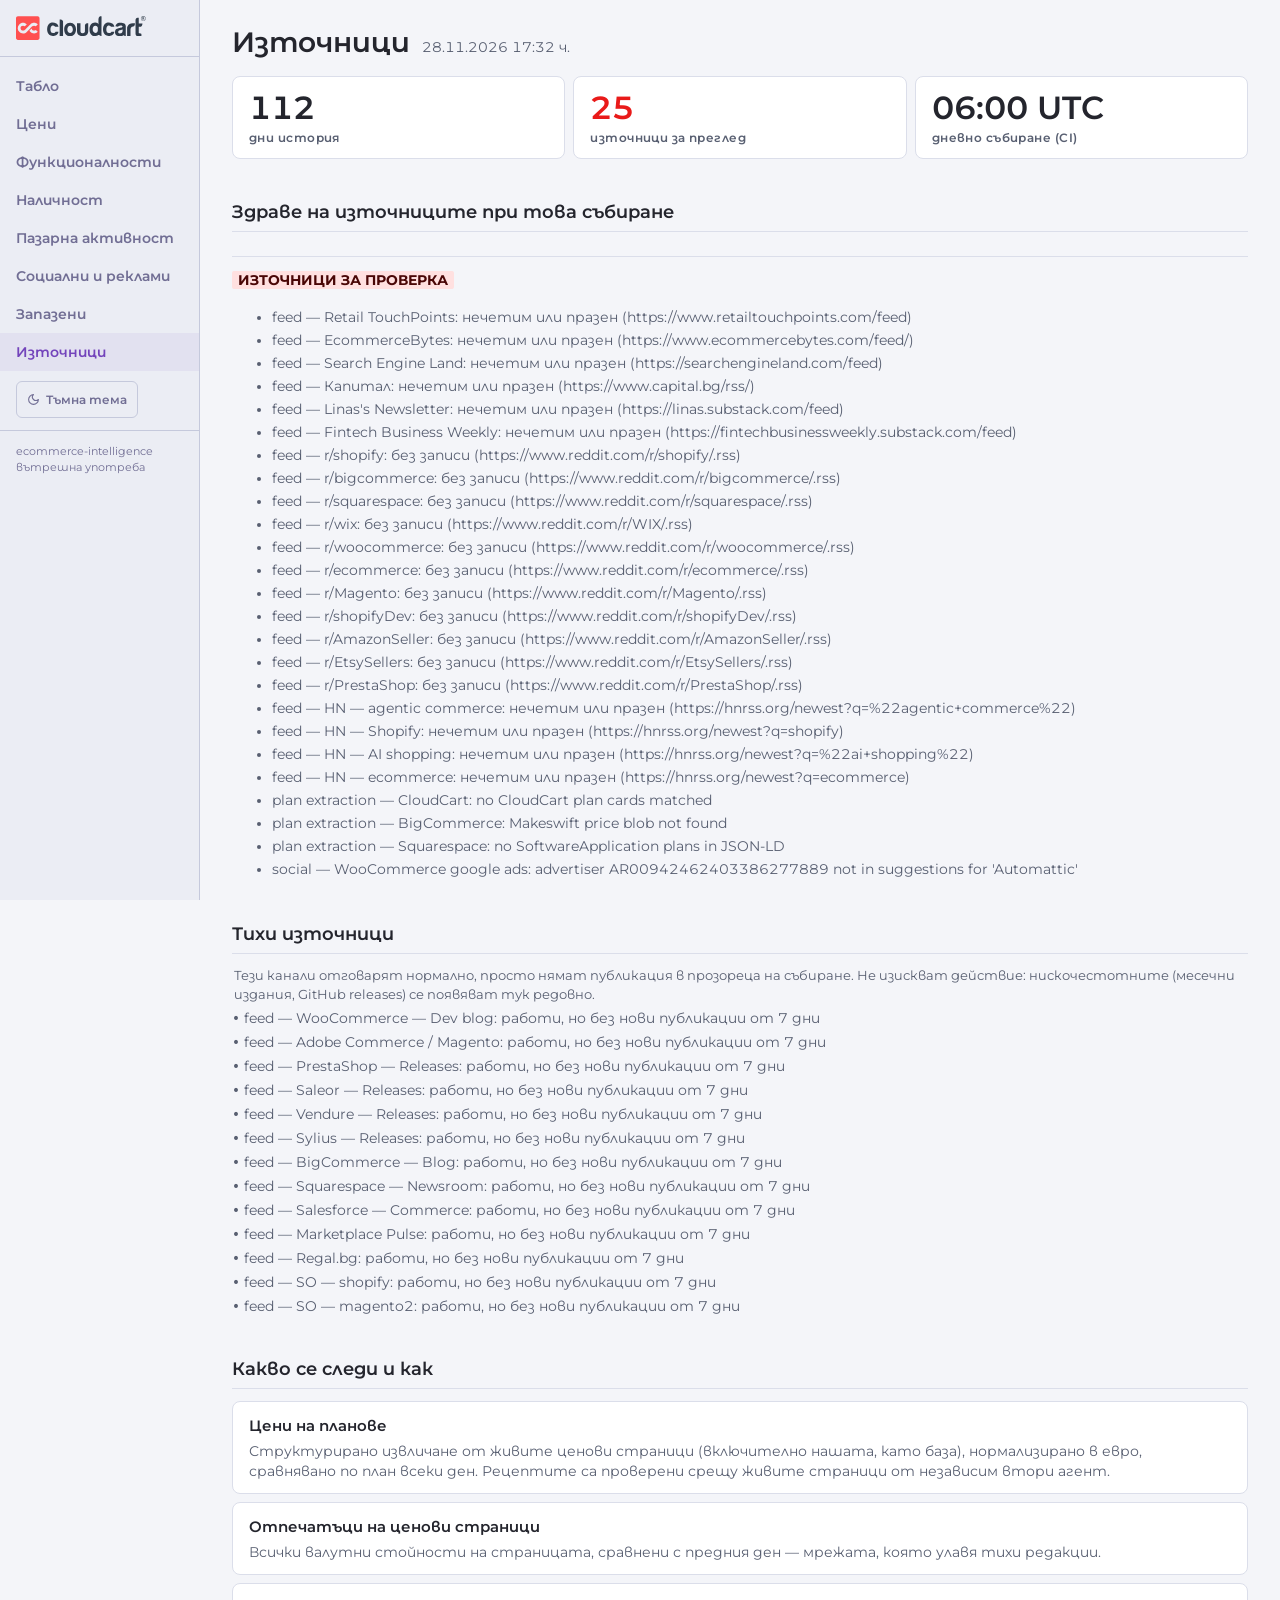
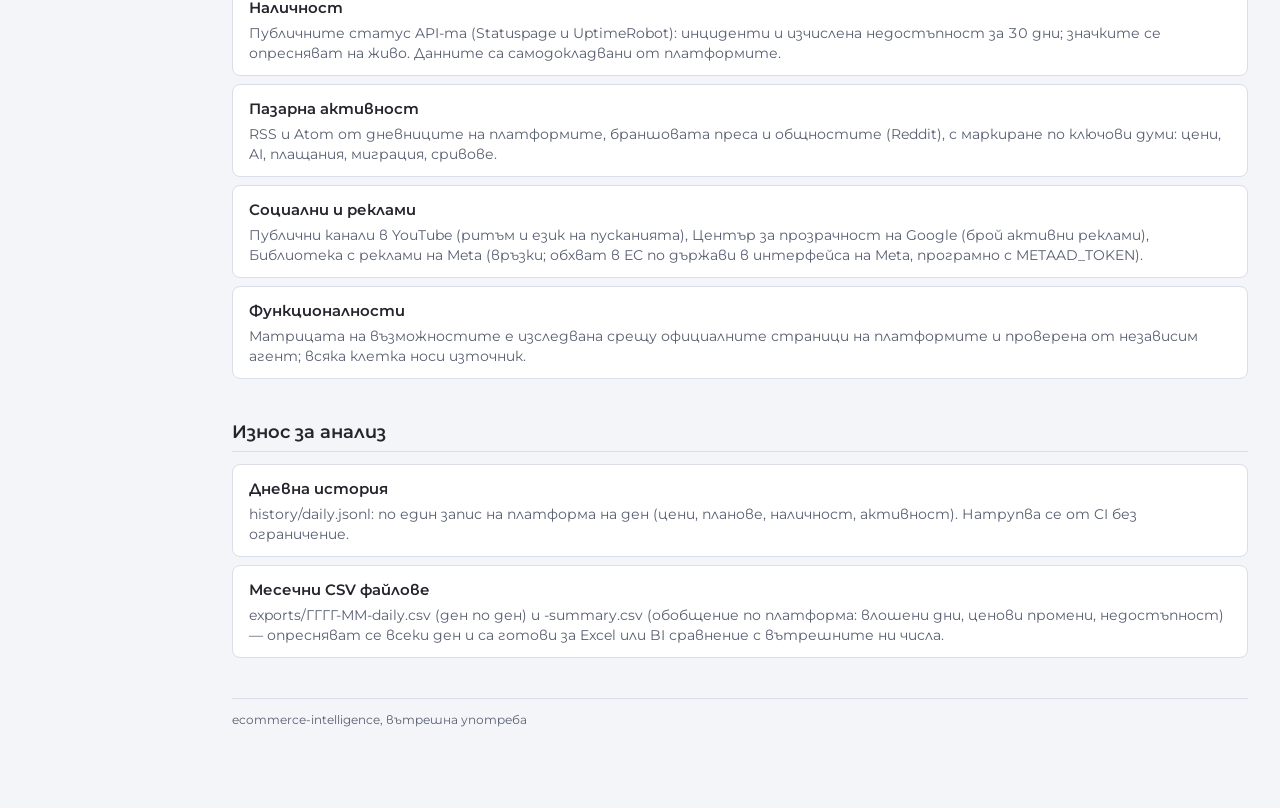
<file: reports/sources.html>
<!doctype html><html lang="bg"><meta charset="utf-8"><meta name="viewport" content="width=device-width,initial-scale=1"><link rel="icon" href="favicon.ico"><title>Източници</title><script>(function(){try{var t=localStorage.getItem('cc-theme');if(t)document.documentElement.setAttribute('data-theme',t);}catch(e){}})();</script><style>
@font-face{font-family:"Montserrat";
src:url("fonts/montserrat-var.woff2") format("woff2-variations");
font-weight:100 900;font-style:normal;font-display:swap}
:root{
--bg:#F4F5F9;--fg:#24252D;--card:#FFFFFF;--muted:#585F71;--mid:#8380AB;
--border:#DBDEEA;--border-1:#EBEDF4;
--primary:#7344BB;--primary-hover:#9D67F4;--on-primary:#FFFFFF;
--primary-soft:rgba(115,68,187,.07);
--side-bg:#EBEDF4;--side-fg:#716E94;--side-border:#C5C9DC;
--ok-bg:#D5F6E3;--ok-fg:#06281E;--warn-bg:#FEF9C3;--warn-fg:#422006;
--err-bg:#FFE0E0;--err-fg:#490606;--destructive:#E91A19;
--input:#FFFFFF;--ghost-fg:#6D758A;--ghost-hover:#0000000D;
--focus:#9D67F4;
--chart-ours:#7344BB;--chart-comp:#2B7FFF;
--r-xs:2px;--r-sm:4px;--r-md:6px;--r-lg:8px;--r-xl:12px;
--row-h:50px;--row-pad-y:9px;
--dur-fast:100ms;--dur-base:160ms;--dur-slow:240ms;
--ease:cubic-bezier(.19,.91,.38,1)}
[data-theme="dark"]{
--bg:#0A0A14;--fg:#F7F8F8;--card:#1A1A2B;--muted:#8C93A4;--mid:#AEB1CD;
--border:#34314E;--border-1:#1A1A2B;
--primary:#AE82FF;--primary-hover:#C9B1FF;--on-primary:#1A1A2B;
--primary-soft:rgba(174,130,255,.10);
--side-bg:#1A1A2B;--side-fg:#C5C9DC;--side-border:#34314E;
--ok-bg:#7BDAAD;--ok-fg:#06281E;--warn-bg:#FEF08A;--warn-fg:#422006;
--err-bg:#FFA09F;--err-fg:#490606;--destructive:#FF6867;
--input:#FFFFFF0D;--ghost-fg:#DBDEEA;--ghost-hover:#FFFFFF1A;
--focus:#C9B1FF;
--chart-ours:#AE82FF;--chart-comp:#1CCFB9}
*{box-sizing:border-box}
html{font-family:"Montserrat",system-ui,sans-serif;font-size:15px;
line-height:23px;color:var(--fg);background:var(--bg);
font-variant-numeric:tabular-nums lining-nums}
body{margin:0;background:var(--bg);color:var(--fg);font-size:15px;
line-height:23px}
:is(td,th,.sku,.mono,input,code,.num){font-variant-ligatures:none;
font-feature-settings:"liga" 0,"calt" 0,"dlig" 0}
:focus-visible{outline:2px solid var(--focus);outline-offset:2px}
a{color:var(--primary);text-decoration:none}
a:hover{color:var(--primary-hover)}
h1,h2,h3,h4,h5{margin:0;color:var(--fg)}
h1{font-size:28px;line-height:36px;font-weight:600}
h3{font-size:19px;line-height:27px;font-weight:600}
h4{font-size:15px;line-height:22px;font-weight:600}
/* ---------- обикновена рамка (под-справки, писма) ---------- */
.wrap{max-width:900px;margin:0 auto;padding:24px 16px 60px}
/* ---------- админ рамка: лента < фон < карта ---------- */
.app{display:flex;min-height:100vh}
.side{flex:0 0 200px;background:var(--side-bg);
border-right:1px solid var(--side-border);padding:16px 0;
position:sticky;top:0;height:100vh;overflow-y:auto}
.side .mark{display:block;padding:0 16px 14px;font-weight:700;font-size:17px;
color:var(--fg);border-bottom:1px solid var(--side-border);margin-bottom:10px}
.side .tagl{display:block;font-size:12px;line-height:17px;font-weight:600;
letter-spacing:.44px;color:var(--side-fg);margin-top:2px}
.sitem{display:block;padding:9px 16px;font-size:14px;line-height:20px;
font-weight:600;color:var(--side-fg);
transition:background var(--dur-fast) var(--ease),color var(--dur-fast) var(--ease)}
.sitem:hover{background:var(--ghost-hover);color:var(--fg)}
.sitem.on{background:var(--primary-soft);color:var(--primary)}
.side .sfoot{padding:12px 16px;font-size:11px;line-height:16px;
color:var(--side-fg);border-top:1px solid var(--side-border);margin-top:12px}
.themebtn{display:inline-flex;align-items:center;gap:6px;margin:10px 16px 0;
padding:6px 10px;background:transparent;border:1px solid var(--side-border);
border-radius:var(--r-md);color:var(--side-fg);font:inherit;font-size:12px;
font-weight:600;cursor:pointer}
.themebtn:hover{background:var(--ghost-hover)}
.themebtn svg{width:13px;height:13px}
.main{flex:1;min-width:0;max-width:1760px;padding:24px 32px 80px}
.page-head{display:flex;flex-wrap:wrap;align-items:baseline;gap:12px;
margin-bottom:16px}
.page-head h1{font-size:28px;line-height:36px;font-weight:600}
.page-head .meta{margin:0}
@media(max-width:800px){.app{display:block}
.side{position:static;height:auto;width:100%;border-right:none;
border-bottom:1px solid var(--side-border);display:flex;flex-wrap:wrap;
align-items:center;gap:2px;padding:8px 12px}
.side .mark{border:none;margin:0;padding:0 12px 0 0}
.side .tagl{display:none}.side .sfoot{display:none}.themebtn{margin:0}
.sitem{border-radius:var(--r-md);padding:5px 10px}
.main{padding:16px 12px 60px}
body{font-size:16px}}
/* ---------- типография на секции ---------- */
.meta{color:var(--muted);font-size:13.5px;line-height:20px;margin-bottom:16px}
h2.sec,h2{font-size:18px;line-height:26px;font-weight:600;color:var(--fg);
margin:40px 0 12px;padding-bottom:6px;border-bottom:1px solid var(--border)}
section{scroll-margin-top:16px}
/* ---------- карти ---------- */
.card{background:var(--card);border:1px solid var(--border);
border-radius:var(--r-lg);padding:12px 16px;margin-bottom:8px}
.card a{font-weight:600}
.row{display:flex;justify-content:space-between;gap:12px;margin-top:6px;
font-size:13.5px;line-height:20px;color:var(--muted)}
.src{color:var(--muted);font-weight:600}
.sig{display:inline-block;background:var(--primary-soft);color:var(--primary);
border-radius:var(--r-xs);padding:2px 8px;font-size:12.5px;line-height:18px;
font-weight:600;margin:6px 5px 0 0}
.empty{color:var(--muted);font-style:italic;font-size:14px}
.warn{margin-top:24px;font-size:13.5px;color:var(--muted);
border-top:1px solid var(--border);padding-top:12px}
.warn b{color:var(--err-fg);background:var(--err-bg);padding:1px 6px;
border-radius:var(--r-xs)}
.name{font-weight:600;color:var(--fg)}
.chg{font-weight:600;color:var(--warn-fg);background:var(--warn-bg);
padding:1px 6px;border-radius:var(--r-xs)}
.sub{font-size:13.5px;line-height:20px;color:var(--muted);margin-top:4px}
.sub a{font-weight:400}
/* ---------- значки ---------- */
.badge{display:inline-flex;align-items:center;gap:6px;font-size:13px;
line-height:19px;font-weight:600;padding:3px 10px;border-radius:var(--r-sm);
white-space:nowrap}
.badge .dt{width:6px;height:6px;border-radius:50%;background:currentColor}
.badge-ok{background:var(--ok-bg);color:var(--ok-fg)}
.badge-warn{background:var(--warn-bg);color:var(--warn-fg)}
.badge-err{background:var(--err-bg);color:var(--err-fg)}
.badge-na{background:transparent;color:var(--muted);
border:1px solid var(--border)}
.pill{font-size:12px;font-weight:600;padding:2px 9px;
border-radius:var(--r-sm);border:1px solid var(--border);color:var(--muted);
float:right}
.pill-hot{border-color:transparent;color:var(--err-fg);background:var(--err-bg)}
/* ---------- KPI ---------- */
.tiles{display:grid;grid-template-columns:repeat(auto-fit,minmax(140px,1fr));
gap:8px;margin-bottom:12px}
.tile{background:var(--card);border:1px solid var(--border);
border-radius:var(--r-lg);padding:12px 16px}
.tile .n{font-size:32px;line-height:38px;font-weight:600;color:var(--fg)}
.tile .n.hot{color:var(--destructive)}
.tile .l{font-size:12px;line-height:17px;font-weight:600;
letter-spacing:.44px;color:var(--muted);margin-top:2px}
/* ---------- бутони ---------- */
.btn{display:inline-block;background:var(--primary);color:var(--on-primary);
font-weight:600;font-size:14px;height:38px;line-height:38px;padding:0 18px;
border-radius:var(--r-md);text-decoration:none;margin:6px 8px 0 0;
transition:background var(--dur-fast) var(--ease)}
.btn:hover{background:var(--primary-hover);color:var(--on-primary)}
.btn.ghost{background:transparent;color:var(--primary);
border:1px solid var(--border);line-height:36px}
.btn.ghost:hover{background:var(--ghost-hover)}
/* ---------- таблици ---------- */
.tablewrap{overflow-x:auto;border:1px solid var(--border);
border-radius:var(--r-lg);background:var(--card)}
table.dense,.matrix{width:100%;border-collapse:collapse;font-size:14px;
line-height:21px;background:var(--card)}
.matrix{min-width:640px}
table.dense th,.matrix th{text-align:left;font-size:12px;line-height:17px;
font-weight:600;letter-spacing:.33px;color:var(--muted);
padding:8px 12px;border-bottom:1px solid var(--border);white-space:nowrap}
table.dense td,.matrix td{padding:var(--row-pad-y) 12px;
border-bottom:1px solid var(--border-1);vertical-align:middle;
height:var(--row-h)}
table.dense tbody tr:last-child td,.matrix tbody tr:last-child td{border-bottom:none}
table.dense tbody tr:hover td{background:var(--bg);
transition:background var(--dur-fast) var(--ease)}
td.num,.num{text-align:right;white-space:nowrap}
table.dense th.num{text-align:right;width:1%;white-space:nowrap;
padding-right:24px}
table.dense td.num{width:1%;padding-right:24px}
.matrix .vname a,.dense .vname a{color:var(--fg);font-weight:600}
.matrix tr.ours td,.dense tr.ours td{background:var(--primary-soft)}
.matrix .na{color:var(--mid)}
.pname{font-weight:600;color:var(--fg);font-size:13px;line-height:18px}
.pprice{margin-top:1px}
.approx{color:var(--muted);font-size:12.5px}
.delta{display:inline-block;font-size:12.5px;line-height:18px;font-weight:600;
border-radius:var(--r-sm);padding:1px 6px;margin-top:3px}
.delta.up{background:var(--ok-bg);color:var(--ok-fg)}
.delta.down{background:var(--err-bg);color:var(--err-fg)}
.basis{font-size:13px;line-height:19px;color:var(--muted);margin:10px 2px 0}
/* ---------- ленти (сравнение на величини) ---------- */
.bars{margin-top:4px}
.barrow{display:flex;align-items:center;gap:12px;padding:3px 0}
.barlabel{flex:0 0 230px;font-size:14px;font-weight:600;color:var(--fg);
text-align:right;white-space:nowrap;overflow:hidden;text-overflow:ellipsis}
.bartrack{flex:1;display:flex;align-items:center;gap:8px}
.bar{height:14px;border-radius:0 var(--r-sm) var(--r-sm) 0;
background:var(--chart-comp);min-width:3px}
.bar.ours{background:var(--chart-ours)}
.barval{font-size:14px;color:var(--fg);white-space:nowrap}
@media(max-width:640px){.barlabel{flex-basis:120px}}
/* ---------- измерител в клетка ---------- */
.meter{display:inline-block;width:64px;height:6px;background:var(--bg);
border:1px solid var(--border);border-radius:3px;vertical-align:middle;
margin-right:6px}
.meter i{display:block;height:100%;background:var(--destructive);
border-radius:2px;min-width:2px}
.cellmain{color:var(--fg)}
.cellmain b{font-weight:600}
.okmuted{color:var(--muted)}
.linkrow a{display:inline-block;font-size:13px;font-weight:600;
margin-right:8px}
.foot{margin-top:40px;font-size:12px;line-height:17px;color:var(--muted);
border-top:1px solid var(--border);padding-top:12px}
.brand{display:flex;align-items:baseline;gap:10px;margin-bottom:16px;
border-bottom:1px solid var(--border);padding-bottom:12px}
.brand .mark{font-weight:700;font-size:17px;color:var(--fg)}
.brand .tag{font-size:12px;letter-spacing:.44px;color:var(--muted);
font-weight:600}
input#filterbox{width:100%;height:40px;background:var(--input);
border:1px solid var(--border);border-radius:var(--r-md);padding:0 12px;
font:inherit;color:var(--fg);margin-bottom:12px}
/* ---------- филтърни чипове (избраният е едно от шестте маркови места) --- */
.chips{display:flex;flex-wrap:wrap;gap:6px;margin-bottom:8px}
.chip{font:inherit;font-size:14px;line-height:20px;font-weight:600;
padding:6px 14px;background:var(--card);border:1px solid var(--border);
border-radius:var(--r-md);color:var(--muted);cursor:pointer;
transition:background var(--dur-fast) var(--ease),color var(--dur-fast) var(--ease)}
.chip:hover{background:var(--ghost-hover);color:var(--fg)}
.chip.on{background:var(--primary-soft);color:var(--primary);
border-color:transparent}
.logo{display:block;height:24px;width:auto;margin-bottom:2px}
.logo-d{display:none}
[data-theme="dark"] .logo-l{display:none}
[data-theme="dark"] .logo-d{display:block}
@media(min-width:1100px){
.filterable,#savedlist{display:grid;
grid-template-columns:repeat(auto-fill,minmax(520px,1fr));gap:8px;
align-items:start}
.filterable .card,#savedlist .card{margin-bottom:0}}
/* ---------- запазване за по-късно (bookmark; локално в браузъра) ------- */
.favbtn{float:right;background:transparent;border:none;cursor:pointer;
color:var(--mid);padding:2px 4px;margin-left:8px;line-height:1}
.favbtn:hover{color:var(--fg)}
.favbtn.on{color:var(--primary)}
.favbtn svg{width:16px;height:16px;vertical-align:middle}
.favbtn.on svg{fill:currentColor}
.newmark{display:inline-block;font-size:12px;line-height:17px;font-weight:600;
letter-spacing:.44px;color:var(--ok-fg);background:var(--ok-bg);
border-radius:var(--r-xs);padding:1px 6px;margin-right:6px}
.score{float:right;font-size:12.5px;color:var(--mid)}
/* ---------- матрица на възможностите: бърз преглед + детайл при клик --- */
tr.frow{cursor:pointer}
tr.frow:hover td{background:var(--bg)}
tr.frow.open td{background:var(--primary-soft)}
tr.frow .fname{font-weight:600;color:var(--fg)}
tr.frow .fhint{font-size:12.5px;color:var(--mid);font-weight:400}
tr.frow.open .fhint{color:var(--primary)}
tr.fdetail>td{background:var(--bg);padding:12px}
.fdgrid{display:grid;grid-template-columns:repeat(auto-fill,minmax(230px,1fr));
gap:8px}
.fd{background:var(--card);border:1px solid var(--border);
border-radius:var(--r-md);padding:10px 12px}
.fd.ours{background:var(--primary-soft)}
.fdv{display:flex;justify-content:space-between;align-items:center;gap:8px;
font-weight:600;color:var(--fg)}
.fdnote{font-size:13.5px;line-height:20px;color:var(--muted);margin-top:6px}
.fd .sub{margin-top:6px}
</style><body><div class=app><aside class=side><span class=mark><svg class="logo logo-l" role="img" aria-label="CloudCart" version="1.1" id="Layer_1" xmlns="http://www.w3.org/2000/svg" xmlns:xlink="http://www.w3.org/1999/xlink" x="0px" y="0px"
	 viewBox="0 0 200 37" enable-background="new 0 0 200 37" xml:space="preserve">
<g id="Warstwa_1_2_">
</g>
<g id="Clip-6">
</g>
<g id="Clip-15">
</g>
<g>
	<g>
		<g>
			<g>
				<g>
					<g>
						<path fill="#303C4A" d="M141.648,14.904c3.074-1.307,4.887,1.64,4.887,1.64h5.123c0,0-0.835-6.451-8.941-6.451
							c0,0-8.098-0.192-8.564,9.632c0,0-0.932,10.563,8.756,11.221c0,0,7.82,0.096,8.751-6.641h-4.47c0,0-1.028,2.17-3.912,2.059
							c-3.424-0.127-3.818-3.786-3.818-3.786S138.574,16.221,141.648,14.904z"/>
						<path fill="#303C4A" d="M164.186,10.747c-4.799-0.558-7.869,0.192-9.033,1.544c0,0-1.82,1.684-1.771,3.698
							c0,0,2.711,1.198,4.843,0c0,0,0.278-1.499,3.308-1.364c0,0,2.327-0.043,2.743,1.364c0,0,0.281,1.401-1.303,1.774
							c0,0-1.677,0.607-3.072,0.653c0,0-5.631,0.517-6.568,3.226c0,0-1.992,4.633,0.98,7.672c0,0,1.863,2.196,7.729,1.5
							c0,0,2-0.256,3.599-1.272c0.131-0.028,0.291-0.031,0.461-0.007c0.442,0.38,1.629,1.248,3.16,1.132V15.332
							C169.26,15.332,168.982,11.311,164.186,10.747z M160.752,26.824c-3.232,0.337-3.214-2.068-3.214-2.068
							c-0.313-2.291,2.864-2.77,2.864-2.77c1.934-0.484,3.947-1.231,3.947-1.231C165.154,26.716,160.752,26.824,160.752,26.824z"/>
						<path fill="#303C4A" d="M180.111,11.305c-8.454,0.074-8.803,7.438-8.803,7.438v12.205h5.237V20.495
							c0.277-3.574,2.591-3.999,2.591-3.999l1.602-0.141c2.869-0.405,2.656-5.051,2.656-5.051H180.111L180.111,11.305z"/>
						<path fill="#303C4A" d="M191.55,16.561c3.546-0.113,3.368-5.076,3.368-5.076h-5.656V2.602h-1.886
							c-2.38,0-3.074,3.295-3.074,3.295v11.994v10.032c0.345,3.364,3.074,3.015,3.074,3.015h6.005v-2.877
							c-0.422-1.265-1.747-1.054-1.747-1.054c-2.026-0.067-2.372-0.625-2.372-0.625v-9.837L191.55,16.561z"/>
					</g>
					<g>
						<path fill="#303C4A" d="M55.498,14.921c3.074-1.313,4.894,1.632,4.894,1.632h5.123c0,0-0.843-6.451-8.941-6.451
							c0,0-8.106-0.188-8.567,9.633c0,0-0.935,10.57,8.753,11.225c0,0,7.825,0.094,8.753-6.643h-4.469c0,0-1.027,2.164-3.909,2.06
							c-3.428-0.133-3.821-3.788-3.821-3.788S52.429,16.229,55.498,14.921z"/>
						<path fill="#303C4A" d="M67.332,5.377v25.582h5.212V8.561C72.544,8.561,72.544,5.468,67.332,5.377z"/>
						<path fill="#303C4A" d="M83.417,10.43c-6.075,0-9.103,4.594-9.103,10.262c0,5.672,3.027,10.268,9.103,10.268
							c5.753,0,9.104-4.596,9.104-10.268C92.521,15.023,89.401,10.43,83.417,10.43z M83.417,26.307c-2.34,0-4.239-2.513-4.239-5.613
							c0-3.096,1.899-5.609,4.239-5.609c2.338,0,4.237,2.514,4.237,5.609C87.654,23.794,85.755,26.307,83.417,26.307z"/>
						<path fill="#303C4A" d="M106.305,14.029c0,0,0.189,7.388,0,9.869c-0.188,2.479-3.584,2.803-3.584,2.803
							c-3.262-0.094-3.308-3.32-3.308-3.32v-12.39h-5.354v12.77c0.047,7.06,8.636,7.198,8.636,7.198
							c6.074-0.044,7.658-3.742,7.658-3.742c0.889-1.357,0.982-3.508,0.982-3.508V10.991h-1.258
							C106.907,10.898,106.305,14.029,106.305,14.029z"/>
						<path fill="#303C4A" d="M131.759,24.584l0.156-23.73c0,0-3.676-1.883-4.793,3.799v7.916c-0.086,0.012-0.168,0.006-0.246,0
							c-0.481-0.868-1.813-2.465-5.053-2.385c-4.732,0.107-8.554,3.807-8.511,10.51c0,6.178,3.203,10.254,7.896,10.254
							c2.489,0,4.396-0.238,5.671-1.572c0.3-0.105,0.815-0.198,1.38,0.016c0.549,0.62,1.391,1.279,2.52,1.4
							c0.078,0.005,0.16,0.012,0.259,0.018c0.03,0,0.063,0.008,0.09,0.008l-0.004-0.008c0.201,0.008,0.452,0,0.791,0.008
							C131.838,29.465,131.759,26.781,131.759,24.584z M126.164,21.658c0,0.479-0.04,0.971-0.123,1.418
							c-0.359,1.746-1.818,2.965-3.602,2.965c-2.545,0-4.203-2.111-4.203-5.489c0-3.125,1.41-5.646,4.248-5.646
							c1.897,0,3.238,1.385,3.598,3.009c0.082,0.369,0.082,0.808,0.082,1.138V21.658z"/>
					</g>
				</g>
			</g>
		</g>
		<path fill="#FF5050" d="M36.263,33.857c0,1.636-1.319,2.957-2.954,2.957H2.956C1.327,36.814,0,35.493,0,33.857V3.506
			c0-1.628,1.327-2.951,2.956-2.951h30.353c1.635,0,2.954,1.322,2.954,2.951V33.857z M21.8,19.266L21.8,19.266
			c0,0,3.276-3.276,3.292-3.298c1.5-1.5,3.935-1.5,5.436,0l3.051-3.05c-3.183-3.179-8.358-3.179-11.535,0
			c-0.025,0.021-8.503,8.503-8.503,8.503c-0.724,0.714-1.682,1.104-2.699,1.104c-1.025,0-1.989-0.397-2.717-1.125
			c-1.497-1.502-1.497-3.938,0-5.433c0.729-0.725,1.691-1.124,2.717-1.124c1.026,0,1.989,0.399,2.717,1.124l3.053-3.05
			c-1.541-1.539-3.592-2.395-5.77-2.395c-2.18,0-4.229,0.855-5.77,2.395c-3.178,3.18-3.178,8.352,0,11.535
			c1.541,1.54,3.59,2.389,5.77,2.389l0,0c2.153,0,4.182-0.83,5.716-2.339l0,0L21.8,19.266z M27.807,22.527
			c-1.025,0-1.988-0.4-2.717-1.129c-0.552-0.547-0.896-1.232-1.041-1.942l-3.305,3.303c0.346,0.604,0.779,1.171,1.295,1.693
			c1.542,1.54,3.591,2.389,5.768,2.389c2.182,0,4.23-0.849,5.771-2.389l-3.051-3.054C29.798,22.127,28.831,22.527,27.807,22.527z"/>
	</g>
	<path fill="#303C4A" d="M196.305,7.729c-2.179,0-3.688-1.511-3.688-3.761c0-2.252,1.552-3.782,3.688-3.782
		c2.139,0,3.695,1.529,3.695,3.782C200,6.218,198.452,7.729,196.305,7.729 M196.305,0.609c-1.752,0-3.152,1.211-3.152,3.346
		c0,2.139,1.394,3.327,3.152,3.327c1.764,0,3.168-1.199,3.168-3.327C199.473,1.831,198.066,0.609,196.305,0.609 M197.389,5.979
		l-1.244-1.793h-0.401v1.731h-0.722V1.729h1.264c0.874,0,1.459,0.446,1.459,1.227c0,0.596-0.321,0.992-0.846,1.148l1.199,1.707
		L197.389,5.979z M196.296,2.395h-0.554v1.229h0.51c0.479,0,0.771-0.194,0.771-0.616c0-0.426-0.258-0.625-0.728-0.625"/>
</g>
</svg><svg class="logo logo-d" role="img" aria-label="CloudCart" version="1.1" id="Layer_1" xmlns="http://www.w3.org/2000/svg" xmlns:xlink="http://www.w3.org/1999/xlink" x="0px" y="0px"
	 viewBox="0 0 200 37" enable-background="new 0 0 200 37" xml:space="preserve">
<g id="Warstwa_1_2_">
</g>
<g id="Clip-6">
</g>
<g id="Clip-15">
</g>
<g>
	<g>
		<g>
			<g>
				<g>
					<g>
						<path fill="#F7F8F8" d="M141.648,14.904c3.074-1.307,4.887,1.64,4.887,1.64h5.123c0,0-0.835-6.451-8.941-6.451
							c0,0-8.098-0.192-8.564,9.632c0,0-0.932,10.563,8.756,11.221c0,0,7.82,0.096,8.751-6.641h-4.47c0,0-1.028,2.17-3.912,2.059
							c-3.424-0.127-3.818-3.786-3.818-3.786S138.574,16.221,141.648,14.904z"/>
						<path fill="#F7F8F8" d="M164.186,10.747c-4.799-0.558-7.869,0.192-9.033,1.544c0,0-1.82,1.684-1.771,3.698
							c0,0,2.711,1.198,4.843,0c0,0,0.278-1.499,3.308-1.364c0,0,2.327-0.043,2.743,1.364c0,0,0.281,1.401-1.303,1.774
							c0,0-1.677,0.607-3.072,0.653c0,0-5.631,0.517-6.568,3.226c0,0-1.992,4.633,0.98,7.672c0,0,1.863,2.196,7.729,1.5
							c0,0,2-0.256,3.599-1.272c0.131-0.028,0.291-0.031,0.461-0.007c0.442,0.38,1.629,1.248,3.16,1.132V15.332
							C169.26,15.332,168.982,11.311,164.186,10.747z M160.752,26.824c-3.232,0.337-3.214-2.068-3.214-2.068
							c-0.313-2.291,2.864-2.77,2.864-2.77c1.934-0.484,3.947-1.231,3.947-1.231C165.154,26.716,160.752,26.824,160.752,26.824z"/>
						<path fill="#F7F8F8" d="M180.111,11.305c-8.454,0.074-8.803,7.438-8.803,7.438v12.205h5.237V20.495
							c0.277-3.574,2.591-3.999,2.591-3.999l1.602-0.141c2.869-0.405,2.656-5.051,2.656-5.051H180.111L180.111,11.305z"/>
						<path fill="#F7F8F8" d="M191.55,16.561c3.546-0.113,3.368-5.076,3.368-5.076h-5.656V2.602h-1.886
							c-2.38,0-3.074,3.295-3.074,3.295v11.994v10.032c0.345,3.364,3.074,3.015,3.074,3.015h6.005v-2.877
							c-0.422-1.265-1.747-1.054-1.747-1.054c-2.026-0.067-2.372-0.625-2.372-0.625v-9.837L191.55,16.561z"/>
					</g>
					<g>
						<path fill="#F7F8F8" d="M55.498,14.921c3.074-1.313,4.894,1.632,4.894,1.632h5.123c0,0-0.843-6.451-8.941-6.451
							c0,0-8.106-0.188-8.567,9.633c0,0-0.935,10.57,8.753,11.225c0,0,7.825,0.094,8.753-6.643h-4.469c0,0-1.027,2.164-3.909,2.06
							c-3.428-0.133-3.821-3.788-3.821-3.788S52.429,16.229,55.498,14.921z"/>
						<path fill="#F7F8F8" d="M67.332,5.377v25.582h5.212V8.561C72.544,8.561,72.544,5.468,67.332,5.377z"/>
						<path fill="#F7F8F8" d="M83.417,10.43c-6.075,0-9.103,4.594-9.103,10.262c0,5.672,3.027,10.268,9.103,10.268
							c5.753,0,9.104-4.596,9.104-10.268C92.521,15.023,89.401,10.43,83.417,10.43z M83.417,26.307c-2.34,0-4.239-2.513-4.239-5.613
							c0-3.096,1.899-5.609,4.239-5.609c2.338,0,4.237,2.514,4.237,5.609C87.654,23.794,85.755,26.307,83.417,26.307z"/>
						<path fill="#F7F8F8" d="M106.305,14.029c0,0,0.189,7.388,0,9.869c-0.188,2.479-3.584,2.803-3.584,2.803
							c-3.262-0.094-3.308-3.32-3.308-3.32v-12.39h-5.354v12.77c0.047,7.06,8.636,7.198,8.636,7.198
							c6.074-0.044,7.658-3.742,7.658-3.742c0.889-1.357,0.982-3.508,0.982-3.508V10.991h-1.258
							C106.907,10.898,106.305,14.029,106.305,14.029z"/>
						<path fill="#F7F8F8" d="M131.759,24.584l0.156-23.73c0,0-3.676-1.883-4.793,3.799v7.916c-0.086,0.012-0.168,0.006-0.246,0
							c-0.481-0.868-1.813-2.465-5.053-2.385c-4.732,0.107-8.554,3.807-8.511,10.51c0,6.178,3.203,10.254,7.896,10.254
							c2.489,0,4.396-0.238,5.671-1.572c0.3-0.105,0.815-0.198,1.38,0.016c0.549,0.62,1.391,1.279,2.52,1.4
							c0.078,0.005,0.16,0.012,0.259,0.018c0.03,0,0.063,0.008,0.09,0.008l-0.004-0.008c0.201,0.008,0.452,0,0.791,0.008
							C131.838,29.465,131.759,26.781,131.759,24.584z M126.164,21.658c0,0.479-0.04,0.971-0.123,1.418
							c-0.359,1.746-1.818,2.965-3.602,2.965c-2.545,0-4.203-2.111-4.203-5.489c0-3.125,1.41-5.646,4.248-5.646
							c1.897,0,3.238,1.385,3.598,3.009c0.082,0.369,0.082,0.808,0.082,1.138V21.658z"/>
					</g>
				</g>
			</g>
		</g>
		<path fill="#FF5050" d="M36.263,33.857c0,1.636-1.319,2.957-2.954,2.957H2.956C1.327,36.814,0,35.493,0,33.857V3.506
			c0-1.628,1.327-2.951,2.956-2.951h30.353c1.635,0,2.954,1.322,2.954,2.951V33.857z M21.8,19.266L21.8,19.266
			c0,0,3.276-3.276,3.292-3.298c1.5-1.5,3.935-1.5,5.436,0l3.051-3.05c-3.183-3.179-8.358-3.179-11.535,0
			c-0.025,0.021-8.503,8.503-8.503,8.503c-0.724,0.714-1.682,1.104-2.699,1.104c-1.025,0-1.989-0.397-2.717-1.125
			c-1.497-1.502-1.497-3.938,0-5.433c0.729-0.725,1.691-1.124,2.717-1.124c1.026,0,1.989,0.399,2.717,1.124l3.053-3.05
			c-1.541-1.539-3.592-2.395-5.77-2.395c-2.18,0-4.229,0.855-5.77,2.395c-3.178,3.18-3.178,8.352,0,11.535
			c1.541,1.54,3.59,2.389,5.77,2.389l0,0c2.153,0,4.182-0.83,5.716-2.339l0,0L21.8,19.266z M27.807,22.527
			c-1.025,0-1.988-0.4-2.717-1.129c-0.552-0.547-0.896-1.232-1.041-1.942l-3.305,3.303c0.346,0.604,0.779,1.171,1.295,1.693
			c1.542,1.54,3.591,2.389,5.768,2.389c2.182,0,4.23-0.849,5.771-2.389l-3.051-3.054C29.798,22.127,28.831,22.527,27.807,22.527z"/>
	</g>
	<path fill="#F7F8F8" d="M196.305,7.729c-2.179,0-3.688-1.511-3.688-3.761c0-2.252,1.552-3.782,3.688-3.782
		c2.139,0,3.695,1.529,3.695,3.782C200,6.218,198.452,7.729,196.305,7.729 M196.305,0.609c-1.752,0-3.152,1.211-3.152,3.346
		c0,2.139,1.394,3.327,3.152,3.327c1.764,0,3.168-1.199,3.168-3.327C199.473,1.831,198.066,0.609,196.305,0.609 M197.389,5.979
		l-1.244-1.793h-0.401v1.731h-0.722V1.729h1.264c0.874,0,1.459,0.446,1.459,1.227c0,0.596-0.321,0.992-0.846,1.148l1.199,1.707
		L197.389,5.979z M196.296,2.395h-0.554v1.229h0.51c0.479,0,0.771-0.194,0.771-0.616c0-0.426-0.258-0.625-0.728-0.625"/>
</g>
</svg></span><a class='sitem' href='index.html'>Табло</a><a class='sitem' href='pricing.html'>Цени</a><a class='sitem' href='features.html'>Функционалности</a><a class='sitem' href='availability.html'>Наличност</a><a class='sitem' href='activity.html'>Пазарна активност</a><a class='sitem' href='social.html'>Социални и реклами</a><a class='sitem' href='saved.html'>Запазени</a><a class='sitem on' href='sources.html'>Източници</a><button class=themebtn id=themebtn type=button><svg viewBox="0 0 24 24" fill="none" stroke="currentColor" stroke-width="2" stroke-linecap="round" stroke-linejoin="round"><path d="M12 3a6 6 0 0 0 9 9 9 9 0 1 1-9-9Z"/></svg><span class=tlab>Тъмна тема</span></button><div class=sfoot>ecommerce-intelligence<br>вътрешна употреба</div></aside><main class=main><div class=page-head><h1>Източници</h1><div class=meta>28.11.2026 17:32 ч.</div></div><div class=tiles><div class=tile><div class='n'>112</div><div class=l>дни история</div></div><div class=tile><div class='n hot'>25</div><div class=l>източници за преглед</div></div><div class=tile><div class='n'>06:00 UTC</div><div class=l>дневно събиране (CI)</div></div></div><h2>Здраве на източниците при това събиране</h2><div class=warn><b>ИЗТОЧНИЦИ ЗА ПРОВЕРКА</b><ul><li>feed — Retail TouchPoints: нечетим или празен (https://www.retailtouchpoints.com/feed)</li><li>feed — EcommerceBytes: нечетим или празен (https://www.ecommercebytes.com/feed/)</li><li>feed — Search Engine Land: нечетим или празен (https://searchengineland.com/feed)</li><li>feed — Капитал: нечетим или празен (https://www.capital.bg/rss/)</li><li>feed — Linas&#x27;s Newsletter: нечетим или празен (https://linas.substack.com/feed)</li><li>feed — Fintech Business Weekly: нечетим или празен (https://fintechbusinessweekly.substack.com/feed)</li><li>feed — r/shopify: без записи (https://www.reddit.com/r/shopify/.rss)</li><li>feed — r/bigcommerce: без записи (https://www.reddit.com/r/bigcommerce/.rss)</li><li>feed — r/squarespace: без записи (https://www.reddit.com/r/squarespace/.rss)</li><li>feed — r/wix: без записи (https://www.reddit.com/r/WIX/.rss)</li><li>feed — r/woocommerce: без записи (https://www.reddit.com/r/woocommerce/.rss)</li><li>feed — r/ecommerce: без записи (https://www.reddit.com/r/ecommerce/.rss)</li><li>feed — r/Magento: без записи (https://www.reddit.com/r/Magento/.rss)</li><li>feed — r/shopifyDev: без записи (https://www.reddit.com/r/shopifyDev/.rss)</li><li>feed — r/AmazonSeller: без записи (https://www.reddit.com/r/AmazonSeller/.rss)</li><li>feed — r/EtsySellers: без записи (https://www.reddit.com/r/EtsySellers/.rss)</li><li>feed — r/PrestaShop: без записи (https://www.reddit.com/r/PrestaShop/.rss)</li><li>feed — HN — agentic commerce: нечетим или празен (https://hnrss.org/newest?q=%22agentic+commerce%22)</li><li>feed — HN — Shopify: нечетим или празен (https://hnrss.org/newest?q=shopify)</li><li>feed — HN — AI shopping: нечетим или празен (https://hnrss.org/newest?q=%22ai+shopping%22)</li><li>feed — HN — ecommerce: нечетим или празен (https://hnrss.org/newest?q=ecommerce)</li><li>plan extraction — CloudCart: no CloudCart plan cards matched</li><li>plan extraction — BigCommerce: Makeswift price blob not found</li><li>plan extraction — Squarespace: no SoftwareApplication plans in JSON-LD</li><li>social — WooCommerce google ads: advertiser AR00942462403386277889 not in suggestions for &#x27;Automattic&#x27;</li></ul></div><h2>Тихи източници</h2><div class=basis>Тези канали отговарят нормално, просто нямат публикация в прозореца на събиране. Не изискват действие: нискочестотните (месечни издания, GitHub releases) се появяват тук редовно.</div><div class=sub>• feed — WooCommerce — Dev blog: работи, но без нови публикации от 7 дни</div><div class=sub>• feed — Adobe Commerce / Magento: работи, но без нови публикации от 7 дни</div><div class=sub>• feed — PrestaShop — Releases: работи, но без нови публикации от 7 дни</div><div class=sub>• feed — Saleor — Releases: работи, но без нови публикации от 7 дни</div><div class=sub>• feed — Vendure — Releases: работи, но без нови публикации от 7 дни</div><div class=sub>• feed — Sylius — Releases: работи, но без нови публикации от 7 дни</div><div class=sub>• feed — BigCommerce — Blog: работи, но без нови публикации от 7 дни</div><div class=sub>• feed — Squarespace — Newsroom: работи, но без нови публикации от 7 дни</div><div class=sub>• feed — Salesforce — Commerce: работи, но без нови публикации от 7 дни</div><div class=sub>• feed — Marketplace Pulse: работи, но без нови публикации от 7 дни</div><div class=sub>• feed — Regal.bg: работи, но без нови публикации от 7 дни</div><div class=sub>• feed — SO — shopify: работи, но без нови публикации от 7 дни</div><div class=sub>• feed — SO — magento2: работи, но без нови публикации от 7 дни</div>
<h2>Какво се следи и как</h2>
<div class=card><span class=name>Цени на планове</span><div class=sub>
Структурирано извличане от живите ценови страници (включително нашата, като
база), нормализирано в евро, сравнявано по план всеки ден. Рецептите са
проверени срещу живите страници от независим втори агент.</div></div>
<div class=card><span class=name>Отпечатъци на ценови страници</span>
<div class=sub>Всички валутни стойности на страницата, сравнени с предния
ден — мрежата, която улавя тихи редакции.</div></div>
<div class=card><span class=name>Наличност</span><div class=sub>
Публичните статус API-та (Statuspage и UptimeRobot): инциденти и изчислена
недостъпност за 30 дни; значките се опресняват на живо. Данните са
самодокладвани от платформите.</div></div>
<div class=card><span class=name>Пазарна активност</span><div class=sub>
RSS и Atom от дневниците на платформите, браншовата преса и общностите
(Reddit), с маркиране по ключови думи: цени, AI, плащания, миграция,
сривове.</div></div>
<div class=card><span class=name>Социални и реклами</span><div class=sub>
Публични канали в YouTube (ритъм и език на пусканията), Център за
прозрачност на Google (брой активни реклами), Библиотека с реклами на Meta
(връзки; обхват в ЕС по държави в интерфейса на Meta, програмно с
METAAD_TOKEN).</div></div>
<div class=card><span class=name>Функционалности</span><div class=sub>
Матрицата на възможностите е изследвана срещу официалните страници на
платформите и проверена от независим агент; всяка клетка носи източник.
</div></div>
<h2>Износ за анализ</h2>
<div class=card><span class=name>Дневна история</span><div class=sub>
history/daily.jsonl: по един запис на платформа на ден (цени, планове,
наличност, активност). Натрупва се от CI без ограничение.</div></div>
<div class=card><span class=name>Месечни CSV файлове</span><div class=sub>
exports/ГГГГ-ММ-daily.csv (ден по ден) и -summary.csv (обобщение по
платформа: влошени дни, ценови промени, недостъпност) — опресняват се
всеки ден и са готови за Excel или BI сравнение с вътрешните ни числа.
</div></div><footer class=foot>ecommerce-intelligence, вътрешна употреба</footer></main></div><script>
var tb=document.getElementById('themebtn');
if(tb){tb.addEventListener('click',function(){
var r=document.documentElement,
d=r.getAttribute('data-theme')==='dark'?'':'dark';
if(d)r.setAttribute('data-theme',d);else r.removeAttribute('data-theme');
try{localStorage.setItem('cc-theme',d)}catch(e){}
tb.querySelector('.tlab').textContent=d?'Светла тема':'Тъмна тема';});}
</script></body></html>
</file>
